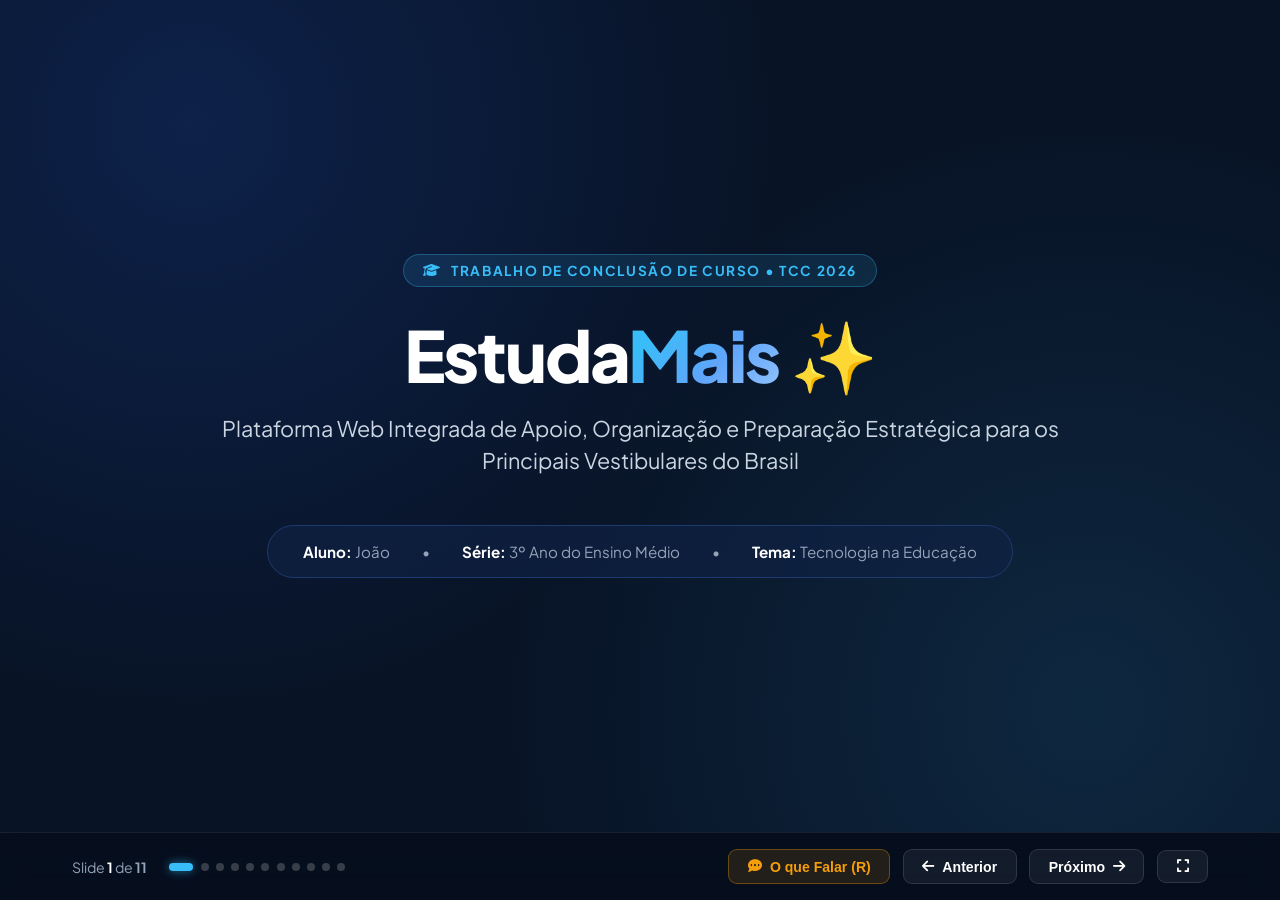
<file: apresentacao_tcc.html>
<!DOCTYPE html>
<html lang="pt-BR">
<head>
  <meta charset="UTF-8">
  <meta name="viewport" content="width=device-width, initial-scale=1.0">
  <title>Apresentação de TCC • EstudaMais</title>
  
  <!-- Fontes do Google: Plus Jakarta Sans & Caveat -->
  <link rel="preconnect" href="https://fonts.googleapis.com">
  <link rel="preconnect" href="https://fonts.gstatic.com" crossorigin>
  <link href="https://fonts.googleapis.com/css2?family=Plus+Jakarta+Sans:wght@300;400;500;600;700;800&family=Caveat:wght@600;700&display=swap" rel="stylesheet">
  
  <!-- Font Awesome 6 Icons -->
  <link rel="stylesheet" href="https://cdnjs.cloudflare.com/ajax/libs/font-awesome/6.4.0/css/all.min.css" integrity="sha512-iecdLmaskl7CVkqkXNQ/ZH/XLlvWZOJyj7Yy7tcenmpD1ypASozpmT/E0iPtmFIB46ZmdtAc9eNBvH0H/ZpiBw==" crossorigin="anonymous" referrerpolicy="no-referrer" />

  <style>
    :root {
      --navy-950: #060e1d;
      --navy-900: #081326;
      --navy-850: #0c1d3b;
      --navy-800: #10264d;
      --navy-700: #163366;
      --navy-card: #0f2244;
      --navy-border: #1e3a6e;
      --accent-cyan: #38bdf8;
      --accent-blue: #2563eb;
      --accent-gold: #f59e0b;
      --accent-emerald: #10b981;
      --text-white: #ffffff;
      --text-slate: #cbd5e1;
      --text-muted: #94a3b8;
      --font-heading: 'Plus Jakarta Sans', sans-serif;
      --font-accent: 'Caveat', cursive;
    }

    * {
      box-sizing: border-box;
      margin: 0;
      padding: 0;
    }

    body {
      font-family: var(--font-heading);
      background-color: var(--navy-900);
      color: var(--text-white);
      height: 100vh;
      overflow: hidden;
      display: flex;
      flex-direction: column;
      user-select: none;
    }

    /* Container de Slides */
    .presentation-container {
      flex: 1;
      position: relative;
      display: flex;
      align-items: center;
      justify-content: center;
      background: radial-gradient(circle at 15% 15%, rgba(37, 99, 235, 0.18) 0%, transparent 45%),
                  radial-gradient(circle at 85% 85%, rgba(56, 189, 248, 0.12) 0%, transparent 45%);
    }

    .slide {
      position: absolute;
      top: 0;
      left: 0;
      width: 100%;
      height: 100%;
      padding: 3.5rem 5.5rem;
      display: flex;
      flex-direction: column;
      justify-content: center;
      opacity: 0;
      visibility: hidden;
      transform: translateX(45px);
      transition: opacity 0.4s ease, transform 0.4s cubic-bezier(0.16, 1, 0.3, 1), visibility 0.4s ease;
    }

    .slide.active {
      opacity: 1;
      visibility: visible;
      transform: translateX(0);
    }

    .slide.prev {
      transform: translateX(-45px);
    }

    /* Topo do Slide Estilo Canva */
    .slide-top-bar {
      display: flex;
      align-items: center;
      justify-content: space-between;
      margin-bottom: 1.6rem;
      border-bottom: 1px solid rgba(255, 255, 255, 0.08);
      padding-bottom: 0.8rem;
    }

    .slide-kicker {
      display: inline-flex;
      align-items: center;
      gap: 0.6rem;
      font-size: 0.82rem;
      font-weight: 700;
      text-transform: uppercase;
      letter-spacing: 0.12em;
      color: var(--accent-cyan);
    }

    .slide-kicker-dot {
      width: 7px;
      height: 7px;
      border-radius: 50%;
      background: var(--accent-cyan);
      box-shadow: 0 0 10px var(--accent-cyan);
    }

    .slide-index-label {
      font-size: 0.85rem;
      color: var(--text-muted);
      font-weight: 600;
      letter-spacing: 0.05em;
    }

    /* Tipografia de Slides */
    .slide-header {
      margin-bottom: 2rem;
    }

    .slide-title {
      font-size: 2.6rem;
      font-weight: 800;
      line-height: 1.18;
      letter-spacing: -0.02em;
      color: #ffffff;
      margin-bottom: 0.5rem;
    }

    .slide-title span {
      background: linear-gradient(135deg, var(--accent-cyan), #60a5fa);
      -webkit-background-clip: text;
      -webkit-text-fill-color: transparent;
    }

    .slide-sub {
      font-size: 1.15rem;
      color: var(--text-slate);
      font-weight: 400;
      line-height: 1.5;
      max-width: 950px;
    }

    /* Layouts Divididos (Canva Split Style) */
    .split-layout {
      display: grid;
      grid-template-columns: 1fr 1fr;
      gap: 2.5rem;
      align-items: stretch;
      width: 100%;
    }

    .split-layout.uneven-left {
      grid-template-columns: 1.15fr 0.85fr;
    }

    .split-layout.uneven-right {
      grid-template-columns: 0.85fr 1.15fr;
    }

    /* Cards e Blocos de Conteúdo */
    .canva-card {
      background: var(--navy-card);
      border: 1px solid var(--navy-border);
      border-radius: 1.1rem;
      padding: 1.6rem 1.8rem;
      display: flex;
      flex-direction: column;
      gap: 0.7rem;
      box-shadow: 0 8px 24px rgba(0, 0, 0, 0.35);
      position: relative;
      overflow: hidden;
      transition: transform 0.25s ease, border-color 0.25s ease;
    }

    .canva-card::before {
      content: '';
      position: absolute;
      top: 0;
      left: 0;
      right: 0;
      height: 3px;
      background: linear-gradient(90deg, var(--accent-blue), var(--accent-cyan));
      opacity: 0.8;
    }

    .canva-card.gold::before {
      background: linear-gradient(90deg, var(--accent-gold), #fbbf24);
    }

    .canva-card.green::before {
      background: linear-gradient(90deg, var(--accent-emerald), #34d399);
    }

    .canva-card:hover {
      transform: translateY(-3px);
      border-color: rgba(56, 189, 248, 0.45);
    }

    .card-top-icon {
      width: 46px;
      height: 46px;
      border-radius: 12px;
      background: rgba(56, 189, 248, 0.12);
      border: 1px solid rgba(56, 189, 248, 0.25);
      display: flex;
      align-items: center;
      justify-content: center;
      font-size: 1.25rem;
      color: var(--accent-cyan);
      margin-bottom: 0.4rem;
    }

    .card-top-icon.gold {
      background: rgba(245, 158, 11, 0.12);
      border-color: rgba(245, 158, 11, 0.25);
      color: var(--accent-gold);
    }

    .card-top-icon.green {
      background: rgba(16, 185, 129, 0.12);
      border-color: rgba(16, 185, 129, 0.25);
      color: var(--accent-emerald);
    }

    .card-heading {
      font-size: 1.15rem;
      font-weight: 700;
      color: #ffffff;
    }

    .card-body-text {
      font-size: 0.94rem;
      color: var(--text-slate);
      line-height: 1.55;
    }

    /* Grids de 3 e 4 Colunas */
    .grid-3-col {
      display: grid;
      grid-template-columns: repeat(3, 1fr);
      gap: 1.5rem;
      width: 100%;
    }

    .grid-2x2 {
      display: grid;
      grid-template-columns: repeat(2, 1fr);
      gap: 1.4rem;
      width: 100%;
    }

    /* Lista com Números Grandes / Destaques */
    .numbered-list {
      display: flex;
      flex-direction: column;
      gap: 1rem;
    }

    .numbered-item {
      display: flex;
      align-items: flex-start;
      gap: 1.2rem;
      background: var(--navy-card);
      border: 1px solid var(--navy-border);
      border-radius: 14px;
      padding: 1.1rem 1.4rem;
    }

    .number-box {
      font-size: 1.4rem;
      font-weight: 800;
      color: var(--accent-cyan);
      min-width: 38px;
      height: 38px;
      border-radius: 10px;
      background: rgba(56, 189, 248, 0.12);
      display: flex;
      align-items: center;
      justify-content: center;
    }

    .number-text h4 {
      font-size: 1.05rem;
      color: #ffffff;
      margin-bottom: 0.25rem;
    }

    .number-text p {
      font-size: 0.9rem;
      color: var(--text-slate);
      line-height: 1.45;
    }

    /* Tags Tecnológicas */
    .tech-pill-group {
      display: flex;
      flex-wrap: wrap;
      gap: 0.5rem;
      margin-top: 0.6rem;
    }

    .tech-pill {
      font-size: 0.8rem;
      font-weight: 600;
      padding: 0.3rem 0.75rem;
      border-radius: 999px;
      background: rgba(255, 255, 255, 0.07);
      border: 1px solid rgba(255, 255, 255, 0.12);
      color: var(--accent-cyan);
    }

    /* Slide 1 - Capa Estilo Canva */
    .slide-capa-layout {
      text-align: center;
      align-items: center;
      justify-content: center;
    }

    .capa-badge {
      display: inline-flex;
      align-items: center;
      gap: 0.6rem;
      padding: 0.45rem 1.2rem;
      background: rgba(56, 189, 248, 0.12);
      border: 1px solid rgba(56, 189, 248, 0.3);
      border-radius: 999px;
      color: var(--accent-cyan);
      font-size: 0.85rem;
      font-weight: 700;
      text-transform: uppercase;
      letter-spacing: 0.12em;
      margin-bottom: 1.8rem;
    }

    .capa-hero-title {
      font-size: 4.4rem;
      font-weight: 800;
      letter-spacing: -0.03em;
      line-height: 1.1;
      margin-bottom: 1.2rem;
    }

    .capa-hero-title span {
      background: linear-gradient(135deg, #38bdf8 20%, #60a5fa 60%, #93c5fd 100%);
      -webkit-background-clip: text;
      -webkit-text-fill-color: transparent;
    }

    .capa-description {
      font-size: 1.35rem;
      color: var(--text-slate);
      max-width: 860px;
      margin-bottom: 3rem;
      line-height: 1.5;
    }

    .capa-author-pill {
      display: flex;
      align-items: center;
      gap: 2rem;
      padding: 1rem 2.2rem;
      background: rgba(15, 34, 68, 0.7);
      border: 1px solid var(--navy-border);
      border-radius: 999px;
      font-size: 0.95rem;
      color: var(--text-muted);
    }

    .capa-author-pill strong {
      color: #ffffff;
    }

    /* Barra Inferior de Navegação Estilo Canva */
    .deck-control-bar {
      height: 68px;
      display: flex;
      align-items: center;
      justify-content: space-between;
      padding: 0 4.5rem;
      background: rgba(6, 14, 29, 0.95);
      border-top: 1px solid rgba(255, 255, 255, 0.08);
      backdrop-filter: blur(14px);
      z-index: 50;
    }

    .control-left-info {
      display: flex;
      align-items: center;
      gap: 1.4rem;
      font-size: 0.88rem;
      color: var(--text-muted);
    }

    .slide-timeline-dots {
      display: flex;
      align-items: center;
      gap: 0.45rem;
    }

    .timeline-dot {
      width: 8px;
      height: 8px;
      border-radius: 50%;
      background: rgba(255, 255, 255, 0.2);
      cursor: pointer;
      transition: all 0.25s ease;
    }

    .timeline-dot.active {
      width: 24px;
      border-radius: 999px;
      background: var(--accent-cyan);
      box-shadow: 0 0 10px rgba(56, 189, 248, 0.6);
    }

    .control-right-actions {
      display: flex;
      align-items: center;
      gap: 0.8rem;
    }

    .canva-nav-btn {
      background: rgba(255, 255, 255, 0.06);
      border: 1px solid rgba(255, 255, 255, 0.12);
      color: var(--text-white);
      padding: 0.55rem 1.15rem;
      border-radius: 9px;
      font-size: 0.88rem;
      font-weight: 600;
      cursor: pointer;
      display: inline-flex;
      align-items: center;
      gap: 0.5rem;
      transition: all 0.2s ease;
    }

    .canva-nav-btn:hover {
      background: rgba(56, 189, 248, 0.2);
      border-color: var(--accent-cyan);
      color: var(--accent-cyan);
    }

    .canva-nav-btn.notes-btn {
      background: rgba(245, 158, 11, 0.12);
      border-color: rgba(245, 158, 11, 0.35);
      color: var(--accent-gold);
    }

    .canva-nav-btn.notes-btn:hover {
      background: var(--accent-gold);
      color: #000000;
    }

    /* Modal / Gaveta de Notas do Orador */
    .speaker-drawer {
      position: fixed;
      bottom: 80px;
      right: 4.5rem;
      width: 500px;
      background: #0d1e3d;
      border: 1px solid var(--navy-border);
      border-radius: 16px;
      padding: 1.6rem;
      box-shadow: 0 24px 50px rgba(0, 0, 0, 0.7);
      z-index: 100;
      transform: translateY(20px);
      opacity: 0;
      visibility: hidden;
      transition: all 0.25s cubic-bezier(0.16, 1, 0.3, 1);
    }

    .speaker-drawer.open {
      transform: translateY(0);
      opacity: 1;
      visibility: visible;
    }

    .speaker-header {
      display: flex;
      align-items: center;
      justify-content: space-between;
      margin-bottom: 0.9rem;
      font-size: 0.85rem;
      font-weight: 700;
      text-transform: uppercase;
      letter-spacing: 0.08em;
      color: var(--accent-gold);
    }

    .speaker-body {
      font-size: 0.96rem;
      color: #f1f5f9;
      line-height: 1.65;
      max-height: 300px;
      overflow-y: auto;
    }
  </style>
</head>
<body>

  <!-- Palco da Apresentação -->
  <main class="presentation-container">

    <!-- SLIDE 1: CAPA OFICIAL -->
    <section class="slide slide-capa-layout active" data-slide="1">
      <div class="capa-badge">
        <i class="fa-solid fa-graduation-cap"></i> Trabalho de Conclusão de Curso • TCC 2026
      </div>
      <h1 class="capa-hero-title">Estuda<span>Mais</span> ✨</h1>
      <p class="capa-description">
        Plataforma Web Integrada de Apoio, Organização e Preparação Estratégica para os Principais Vestibulares do Brasil
      </p>
      
      <div class="capa-author-pill">
        <div><strong>Aluno:</strong> João</div>
        <div>•</div>
        <div><strong>Série:</strong> 3º Ano do Ensino Médio</div>
        <div>•</div>
        <div><strong>Tema:</strong> Tecnologia na Educação</div>
      </div>

      <div class="speaker-notes-content" style="display:none;">
        "Bom dia a todos os professores e avaliadores da banca. Meu nome é João e tenho a honra de apresentar o EstudaMais, um projeto concebido a partir de um desafio real que enfrentei neste 3º ano: como organizar os estudos para os vestibulares de forma estratégica, sem sobrecarga e com ferramentas de foco ativo."
      </div>
    </section>

    <!-- SLIDE 2: SUMÁRIO EXECUTIVO / AGENDA -->
    <section class="slide" data-slide="2">
      <div class="slide-top-bar">
        <div class="slide-kicker"><span class="slide-kicker-dot"></span> 01. Visão Geral</div>
        <div class="slide-index-label">SLIDE 02 / 11</div>
      </div>
      <div class="slide-header">
        <h2 class="slide-title">Estrutura da <span>Apresentação</span></h2>
        <p class="slide-sub">Roteiro planejado para guiar a demonstração do projeto do problema à solução prática:</p>
      </div>

      <div class="grid-3-col">
        <div class="canva-card">
          <div class="card-top-icon"><i class="fa-solid fa-triangle-exclamation"></i></div>
          <h3 class="card-heading">1. O Problema & Objetivos</h3>
          <p class="card-body-text">A sobrecarga cognitiva, a dispersão de materiais e a dificuldade dos vestibulandos em priorizar conteúdos.</p>
        </div>

        <div class="canva-card">
          <div class="card-top-icon gold"><i class="fa-solid fa-layer-group"></i></div>
          <h3 class="card-heading">2. A Plataforma EstudaMais</h3>
          <p class="card-body-text">O ecossistema com os maiores vestibulares públicos e privados (ENEM, USP, FATEC, FSA, PUC e mais), caderno digital, pomodoro com áudio e lousa de contas.</p>
        </div>

        <div class="canva-card">
          <div class="card-top-icon green"><i class="fa-solid fa-code"></i></div>
          <h3 class="card-heading">3. Tecnologias & Inovação</h3>
          <p class="card-body-text">Arquitetura fullstack leve, IndexedDB local, síntese procedural com Web Audio API e correção por IA com Gemini.</p>
        </div>
      </div>

      <div class="speaker-notes-content" style="display:none;">
        "Nossa apresentação está estruturada em três momentos: primeiro entenderemos a dor real do estudante e nossos objetivos; em seguida demonstraremos a plataforma e suas ferramentas; e por fim detalharemos a arquitetura tecnológica e a inovação de inteligência artificial aplicada."
      </div>
    </section>

    <!-- SLIDE 3: O PROBLEMA REAL -->
    <section class="slide" data-slide="3">
      <div class="slide-top-bar">
        <div class="slide-kicker"><span class="slide-kicker-dot"></span> 02. Contexto & Justificativa</div>
        <div class="slide-index-label">SLIDE 03 / 11</div>
      </div>
      <div class="slide-header">
        <h2 class="slide-title">O Problema do <span>Vestibulando</span></h2>
        <p class="slide-sub">As barreiras vivenciadas na rotina de quem se prepara para o Ensino Superior:</p>
      </div>

      <div class="split-layout">
        <div class="numbered-list">
          <div class="numbered-item">
            <div class="number-box">01</div>
            <div class="number-text">
              <h4>Sobrecarga e Dispersão de Conteúdo</h4>
              <p>Milhares de apostilas e canais na internet sem uma matriz de prioridades confiável.</p>
            </div>
          </div>
          <div class="numbered-item">
            <div class="number-box">02</div>
            <div class="number-text">
              <h4>Falta de Foco Específico por Banca</h4>
              <p>ENEM, Fuvest, Fatec e Unicamp cobram pesos e formatos diferentes; o aluno não sabe onde focar.</p>
            </div>
          </div>
          <div class="numbered-item">
            <div class="number-box">03</div>
            <div class="number-text">
              <h4>Ausência de Ferramentas Centralizadas</h4>
              <p>Uso de 4 ou 5 apps separados: cronômetro no celular, caderno físico, simulador e rascunho avulso.</p>
            </div>
          </div>
        </div>

        <div class="canva-card gold" style="justify-content: center; padding: 2.2rem;">
          <div class="card-top-icon gold" style="width: 56px; height: 56px; font-size: 1.6rem;"><i class="fa-solid fa-quote-left"></i></div>
          <h3 style="font-size: 1.4rem; color: #fff; margin-bottom: 0.6rem;">A Dor que Vivemos na Pele</h3>
          <p style="font-size: 1.05rem; color: var(--text-slate); line-height: 1.6; font-style: italic;">
            "Durante o 3º ano do Ensino Médio, percebi que os estudantes gastam mais tempo e energia tentando descobrir o que estudar do que de fato aprendendo. Faltava um porto seguro que organizasse essa jornada."
          </p>
          <span style="color: var(--accent-gold); font-weight: 700; margin-top: 0.8rem; font-size: 0.95rem;">— João (Idealizador do Projeto)</span>
        </div>
      </div>

      <div class="speaker-notes-content" style="display:none;">
        "O problema não é a falta de material, é o excesso sem filtro. Os alunos ficam ansiosos sem saber o que cada vestibular realmente cobra. Essa vivência prática durante o meu 3º ano foi o combustível para criar a solução."
      </div>
    </section>

    <!-- SLIDE 4: OBJETIVOS DO PROJETO -->
    <section class="slide" data-slide="4">
      <div class="slide-top-bar">
        <div class="slide-kicker"><span class="slide-kicker-dot"></span> 03. Objetivos</div>
        <div class="slide-index-label">SLIDE 04 / 11</div>
      </div>
      <div class="slide-header">
        <h2 class="slide-title">Objetivos do <span>EstudaMais</span></h2>
        <p class="slide-sub">Metas delineadas para transformar a rotina do vestibulando:</p>
      </div>

      <div class="grid-3-col">
        <div class="canva-card">
          <div class="card-top-icon"><i class="fa-solid fa-bullseye"></i></div>
          <h3 class="card-heading">Objetivo Geral</h3>
          <p class="card-body-text">Desenvolver uma plataforma web completa, inclusiva e gratuita que una direcionamento de conteúdo dos maiores vestibulares públicos e privados (como FSA, ENEM, FUVEST e outros) a ferramentas de estudo ativo.</p>
        </div>

        <div class="canva-card gold">
          <div class="card-top-icon gold"><i class="fa-solid fa-compass-drafting"></i></div>
          <h3 class="card-heading">Metas Pedagógicas</h3>
          <p class="card-body-text">Entregar matrizes de incidência de questões com checklists de progresso, orientações sobre 1ª e 2ª fase, dicas de ouro e obras obrigatórias da Fuvest e Unicamp.</p>
        </div>

        <div class="canva-card green">
          <div class="card-top-icon green"><i class="fa-solid fa-microchip"></i></div>
          <h3 class="card-heading">Metas Tecnológicas</h3>
          <p class="card-body-text">Criar um sistema leve e autônomo, sem dependências de servidores caros, com banco IndexedDB local, gerador sonoro procedural e correção de redação via IA.</p>
        </div>
      </div>

      <div class="speaker-notes-content" style="display:none;">
        "O objetivo principal foi aliar precisão pedagógica à eficiência técnica. Não queríamos apenas um site estático, mas sim uma ferramenta que o aluno pudesse usar diariamente do início ao fim do ano letivo."
      </div>
    </section>

    <!-- SLIDE 5: A SOLUÇÃO ESTUDAMAIS -->
    <section class="slide" data-slide="5">
      <div class="slide-top-bar">
        <div class="slide-kicker"><span class="slide-kicker-dot"></span> 04. A Solução</div>
        <div class="slide-index-label">SLIDE 05 / 11</div>
      </div>
      <div class="slide-header">
        <h2 class="slide-title">A Proposta de Valor do <span>EstudaMais</span></h2>
        <p class="slide-sub">Uma experiência aconchegante construída para combater o estresse:</p>
      </div>

      <div class="split-layout uneven-left">
        <div class="canva-card" style="padding: 2.2rem;">
          <h3 style="font-size: 1.45rem; color: #fff; margin-bottom: 1rem;"><i class="fa-solid fa-heart-pulse" style="color:var(--accent-cyan);"></i> Conceito Humanizado</h3>
          <p class="card-body-text" style="font-size: 1.05rem; margin-bottom: 1.2rem;">
            Diferente de sistemas corporativos frios e cansativos, o EstudaMais utiliza tons acolhedores de <strong>Azul Marinho</strong>, elementos visuais inspirados em folhas pautadas, notas autoadesivas e mensagens diárias de motivação.
          </p>
          <div class="tech-pill-group">
            <span class="tech-pill">Estudo Ativo</span>
            <span class="tech-pill">Design Ergonômico</span>
            <span class="tech-pill">Zero Anúncios</span>
            <span class="tech-pill">Sem Custos</span>
          </div>
        </div>

        <div class="grid-2x2" style="gap: 1rem;">
          <div class="canva-card" style="padding: 1.2rem;">
            <i class="fa-solid fa-globe" style="color:var(--accent-cyan); font-size:1.4rem;"></i>
            <h4 style="color:#fff; font-size:1rem; margin-top:0.4rem;">100% Web</h4>
            <p style="font-size:0.85rem; color:var(--text-slate);">Acessível em qualquer computador, notebook, tablet ou celular.</p>
          </div>
          <div class="canva-card gold" style="padding: 1.2rem;">
            <i class="fa-solid fa-bolt" style="color:var(--accent-gold); font-size:1.4rem;"></i>
            <h4 style="color:#fff; font-size:1rem; margin-top:0.4rem;">Ultra Rápido</h4>
            <p style="font-size:0.85rem; color:var(--text-slate);">Carregamento instantâneo com bundle unificado em código limpo.</p>
          </div>
          <div class="canva-card green" style="padding: 1.2rem;">
            <i class="fa-solid fa-user-shield" style="color:var(--accent-emerald); font-size:1.4rem;"></i>
            <h4 style="color:#fff; font-size:1rem; margin-top:0.4rem;">Privacidade</h4>
            <p style="font-size:0.85rem; color:var(--text-slate);">Dados guardados no próprio navegador do usuário sem espionagem.</p>
          </div>
          <div class="canva-card" style="padding: 1.2rem;">
            <i class="fa-solid fa-mobile" style="color:var(--accent-cyan); font-size:1.4rem;"></i>
            <h4 style="color:#fff; font-size:1rem; margin-top:0.4rem;">PWA Nativo</h4>
            <p style="font-size:0.85rem; color:var(--text-slate);">Pode ser instalado com ícone próprio na gaveta de apps do celular.</p>
          </div>
        </div>
      </div>

      <div class="speaker-notes-content" style="display:none;">
        "O design foi pensado psicologicamente: tons de azul marinho reduzem a ansiedade de quem passa horas na frente da tela. Unimos leveza técnica com um visual acolhedor."
      </div>
    </section>

    <!-- SLIDE 6: ARQUITETURA & TECNOLOGIAS -->
    <section class="slide" data-slide="6">
      <div class="slide-top-bar">
        <div class="slide-kicker"><span class="slide-kicker-dot"></span> 05. Engenharia de Software</div>
        <div class="slide-index-label">SLIDE 06 / 11</div>
      </div>
      <div class="slide-header">
        <h2 class="slide-title">Tecnologias <span>Utilizadas</span></h2>
        <p class="slide-sub">Arquitetura fullstack moderna executada com código limpo e padrões de ponta:</p>
      </div>

      <div class="grid-3-col">
        <div class="canva-card">
          <div class="card-top-icon"><i class="fa-brands fa-html5"></i></div>
          <h3 class="card-heading">Frontend & Estilos</h3>
          <p class="card-body-text">
            <strong>HTML5 Semântico</strong> para acessibilidade e SEO.<br>
            <strong>CSS3 Moderno</strong> com CSS Grid, Flexbox, Variáveis nativas para temas dinâmicos e animações fluidas.<br>
            <strong>JavaScript ES6+ Puro</strong> baseado em máquina de estado global (AppState).
          </p>
          <div class="tech-pill-group">
            <span class="tech-pill">HTML5</span>
            <span class="tech-pill">CSS3 Grid/Flex</span>
            <span class="tech-pill">JavaScript ES6+</span>
          </div>
        </div>

        <div class="canva-card gold">
          <div class="card-top-icon gold"><i class="fa-solid fa-database"></i></div>
          <h3 class="card-heading">Banco de Dados & Criptografia</h3>
          <p class="card-body-text">
            <strong>IndexedDB</strong>: banco relacional assíncrono interno com fallback para LocalStorage.<br>
            <strong>Web Crypto API</strong>: criptografia de senhas com algoritmo SHA-256 e geração de salt exclusivo por usuário.<br>
            <strong>Backup JSON</strong> portátil para exportação de dados.
          </p>
          <div class="tech-pill-group">
            <span class="tech-pill">IndexedDB</span>
            <span class="tech-pill">Web Crypto API</span>
            <span class="tech-pill">SHA-256</span>
          </div>
        </div>

        <div class="canva-card green">
          <div class="card-top-icon green"><i class="fa-solid fa-microchip"></i></div>
          <h3 class="card-heading">APIs Multimídia & IA</h3>
          <p class="card-body-text">
            <strong>Web Audio API</strong>: sintetizador de frequências para sino e som suave de chuva.<br>
            <strong>Canvas API & Pointer Events</strong>: lousa de contas para stylus e touch.<br>
            <strong>Google Gemini API</strong>: IA generativa para correção de redações.
          </p>
          <div class="tech-pill-group">
            <span class="tech-pill">Web Audio API</span>
            <span class="tech-pill">Canvas API</span>
            <span class="tech-pill">Gemini AI</span>
          </div>
        </div>
      </div>

      <div class="speaker-notes-content" style="display:none;">
        "Um dos grandes diferenciais técnicos deste TCC é a ausência de frameworks pesados: tudo foi feito em JavaScript puro e APIs nativas do navegador. O banco roda com IndexedDB e o áudio é sintetizado matematicamente pela Web Audio API."
      </div>
    </section>

    <!-- SLIDE 7: FUNCIONALIDADES PRÁTICAS -->
    <section class="slide" data-slide="7">
      <div class="slide-top-bar">
        <div class="slide-kicker"><span class="slide-kicker-dot"></span> 06. Demonstração de Recursos</div>
        <div class="slide-index-label">SLIDE 07 / 11</div>
      </div>
      <div class="slide-header">
        <h2 class="slide-title">Recursos Integrados de <span>Estudo Ativo</span></h2>
        <p class="slide-sub">Ferramentas desenvolvidas para atender as demandas reais do aluno no dia a dia:</p>
      </div>

      <div class="grid-3-col">
        <div class="canva-card">
          <div class="card-top-icon"><i class="fa-solid fa-list-check"></i></div>
          <h3 class="card-heading">Vestibulares Públicos & Privados</h3>
          <p class="card-body-text">Matrizes abrangentes dos maiores exames públicos e privados (ENEM, USP, Fatec, Fundação Santo André - FSA, PUC, Mackenzie, FGV e federais) com cálculo de progresso.</p>
        </div>

        <div class="canva-card gold">
          <div class="card-top-icon gold"><i class="fa-solid fa-book-bookmark"></i></div>
          <h3 class="card-heading">Caderno Digital Inteligente</h3>
          <p class="card-body-text">Crie notas coloridas, fixe tópicos urgentes no topo, faça buscas em tempo real e baixe tudo em formato .txt.</p>
        </div>

        <div class="canva-card green">
          <div class="card-top-icon green"><i class="fa-solid fa-stopwatch-20"></i></div>
          <h3 class="card-heading">Pomodoro Flexível & Chuva</h3>
          <p class="card-body-text">Foco clássico (25m), estendido (50m), maratona de redação (90m), ajuste manual de horas/min/seg e som relaxante.</p>
        </div>

        <div class="canva-card">
          <div class="card-top-icon"><i class="fa-solid fa-pen-ruler"></i></div>
          <h3 class="card-heading">Lousa Digital de Contas</h3>
          <p class="card-body-text">Quadro quadriculado retrátil para rabiscar contas de matemática e física usando caneta touch, dedo ou mouse.</p>
        </div>

        <div class="canva-card gold">
          <div class="card-top-icon gold"><i class="fa-solid fa-gamepad"></i></div>
          <h3 class="card-heading">Arena de Quiz Gamificada</h3>
          <p class="card-body-text">Questões de múltipla escolha com acúmulo de XP, taxa de acerto por disciplina e feedback pedagógico detalhado.</p>
        </div>

        <div class="canva-card green">
          <div class="card-top-icon green"><i class="fa-solid fa-magnifying-glass"></i></div>
          <h3 class="card-heading">Busca Global Inteligente</h3>
          <p class="card-body-text">Pesquise por qualquer assunto (ex: 'Ecologia', 'Leis de Newton') e veja onde ele cai em cada vestibular.</p>
        </div>
      </div>

      <div class="speaker-notes-content" style="display:none;">
        "Vejam como cada funcionalidade conversa entre si: o estudante resolve a questão do quiz, pode abrir a lousa flutuante para fazer o cálculo sem sair da tela, salvar um resumo no bloco de notas e cronometrar seu tempo com o Pomodoro."
      </div>
    </section>

    <!-- SLIDE 8: INOVAÇÃO COM IA -->
    <section class="slide" data-slide="8">
      <div class="slide-top-bar">
        <div class="slide-kicker"><span class="slide-kicker-dot"></span> 07. Inteligência Artificial</div>
        <div class="slide-index-label">SLIDE 08 / 11</div>
      </div>
      <div class="slide-header">
        <h2 class="slide-title">Inovação: Redação com <span>Google Gemini</span></h2>
        <p class="slide-sub">Avaliação instantânea e justa alinhada às 5 competências oficiais do ENEM:</p>
      </div>

      <div class="split-layout uneven-right">
        <div class="canva-card gold" style="padding: 2rem;">
          <div class="card-top-icon gold"><i class="fa-solid fa-scale-balanced"></i></div>
          <h3 style="color:#fff; font-size:1.3rem; margin-bottom:0.8rem;">Critérios Oficiais do ENEM</h3>
          <ul style="color:var(--text-slate); font-size:0.92rem; line-height:1.7; padding-left:1.2rem;">
            <li><strong>C1:</strong> Domínio da norma padrão da língua escrita.</li>
            <li><strong>C2:</strong> Compreensão do tema e aplicação das áreas do conhecimento.</li>
            <li><strong>C3:</strong> Capacidade de selecionar, relacionar e interpretar informações.</li>
            <li><strong>C4:</strong> Mecanismos linguísticos para argumentação (coesão).</li>
            <li><strong>C5:</strong> Proposta de intervenção social para o problema abordado.</li>
          </ul>
        </div>

        <div class="numbered-list">
          <div class="numbered-item">
            <div class="number-box"><i class="fa-solid fa-bolt"></i></div>
            <div class="number-text">
              <h4>Correção Rápida e Sincera</h4>
              <p>O aluno não precisa esperar semanas para ter sua redação corrigida: recebe a nota em segundos.</p>
            </div>
          </div>
          <div class="numbered-item">
            <div class="number-box"><i class="fa-solid fa-comment-medical"></i></div>
            <div class="number-text">
              <h4>Feedback Pedagógico Detalhado</h4>
              <p>A IA detalha os pontos fortes da redação e dá orientações concretas de como subir a pontuação.</p>
            </div>
          </div>
          <div class="numbered-item">
            <div class="number-box"><i class="fa-solid fa-sliders"></i></div>
            <div class="number-text">
              <h4>Modelos Selecionáveis</h4>
              <p>Suporte integrado para Gemini 1.5 Flash, 2.0 Flash e 1.5 Pro com chave privada do aluno.</p>
            </div>
          </div>
        </div>
      </div>

      <div class="speaker-notes-content" style="display:none;">
        "A redação vale 1000 pontos no ENEM e é o fiel da balança para entrar na faculdade. Com o corretor via Google Gemini, o estudante treina semanalmente e recebe feedback sincero, competência por competência."
      </div>
    </section>

    <!-- SLIDE 9: USABILIDADE & ACESSIBILIDADE -->
    <section class="slide" data-slide="9">
      <div class="slide-top-bar">
        <div class="slide-kicker"><span class="slide-kicker-dot"></span> 08. Experiência do Usuário</div>
        <div class="slide-index-label">SLIDE 09 / 11</div>
      </div>
      <div class="slide-header">
        <h2 class="slide-title">Acessibilidade, Temas e <span>Modo Banca</span></h2>
        <p class="slide-sub">Ergonomia e facilidade pensadas para cada tipo de estudante e avaliador:</p>
      </div>

      <div class="grid-3-col">
        <div class="canva-card">
          <div class="card-top-icon"><i class="fa-solid fa-moon"></i></div>
          <h3 class="card-heading">Modo Escuro de Alto Contraste</h3>
          <p class="card-body-text">Evita a fadiga ocular em estudos noturnos. Todos os cards e textos possuem contraste rigorosamente testado.</p>
        </div>

        <div class="canva-card gold">
          <div class="card-top-icon gold"><i class="fa-solid fa-palette"></i></div>
          <h3 class="card-heading">21 Paletas de Cores Exclusivas</h3>
          <p class="card-body-text">Estúdio de personalização com 7 famílias cromáticas (Azul, Amarelo, Vinho, Vermelho, Roxo, Rosa e Verde) salvas no perfil.</p>
        </div>

        <div class="canva-card green">
          <div class="card-top-icon green"><i class="fa-solid fa-user-check"></i></div>
          <h3 class="card-heading">Modo Convidado da Banca</h3>
          <p class="card-body-text">Botão especial de 1 clique que libera o acesso total para os professores da banca avaliarem o site sem burocracia de cadastro.</p>
        </div>
      </div>

      <div class="speaker-notes-content" style="display:none;">
        "Criamos o Modo Convidado da Banca especialmente para esta avaliação: os professores podem abrir o site no celular ou notebook e navegar imediatamente por todas as telas com 1 clique."
      </div>
    </section>

    <!-- SLIDE 10: RESULTADOS ALCANÇADOS -->
    <section class="slide" data-slide="10">
      <div class="slide-top-bar">
        <div class="slide-kicker"><span class="slide-kicker-dot"></span> 09. Validação & Resultados</div>
        <div class="slide-index-label">SLIDE 10 / 11</div>
      </div>
      <div class="slide-header">
        <h2 class="slide-title">Resultados e <span>Status de Entrega</span></h2>
        <p class="slide-sub">O projeto foi plenamente executado, compilado e publicado na internet:</p>
      </div>

      <div class="grid-3-col">
        <div class="canva-card green">
          <div class="card-top-icon green"><i class="fa-solid fa-circle-check"></i></div>
          <h3 class="card-heading">100% Funcional & Autônomo</h3>
          <p class="card-body-text">Todas as 8 abas, o corretor IA, o timer customizável, a lousa interativa e o sistema de notas operando com zero falhas.</p>
        </div>

        <div class="canva-card">
          <div class="card-top-icon"><i class="fa-solid fa-cloud-arrow-up"></i></div>
          <h3 class="card-heading">Publicado no GitHub Pages</h3>
          <p class="card-body-text">Site compilado em versão única semântica com logo embutida e arquivo .nojekyll pronto para acesso global na internet.</p>
        </div>

        <div class="canva-card gold">
          <div class="card-top-icon gold"><i class="fa-solid fa-mobile-screen-button"></i></div>
          <h3 class="card-heading">PWA Instalável no Android</h3>
          <p class="card-body-text">Suporte completo a instalação local e uso em tela cheia como aplicativo nativo no celular ou tablet.</p>
        </div>
      </div>

      <div class="speaker-notes-content" style="display:none;">
        "O projeto cumpre com excelência todos os requisitos do edital de TCC: foi totalmente programado, testado em múltiplos dispositivos e está publicado e disponível online para qualquer vestibulando."
      </div>
    </section>

    <!-- SLIDE 11: CONCLUSÃO & AGRADECIMENTOS -->
    <section class="slide slide-capa-layout" data-slide="11">
      <div class="capa-badge">
        <i class="fa-solid fa-flag-checkered"></i> Considerações Finais
      </div>
      <h2 class="slide-title" style="font-size: 3.4rem; margin-bottom: 1rem;">Conclusão & <span>Agradecimentos</span></h2>
      <p class="capa-description" style="max-width: 820px; margin-bottom: 2.5rem;">
        O <strong>EstudaMais</strong> comprova que a tecnologia, aliada à empatia pedagógica, é capaz de transformar a sobrecarga do Ensino Médio em foco, organização e aprovação.
      </p>

      <div class="capa-author-pill" style="margin-bottom: 2.2rem;">
        <div>Agradecimento aos <strong>Professores Orientadores</strong></div>
        <div>•</div>
        <div>À <strong>Banca Examinadora</strong></div>
        <div>•</div>
        <div>À <strong>Escola e Família</strong></div>
      </div>

      <div style="font-size: 1.25rem; color: var(--accent-cyan); font-weight: 700;">
        <i class="fa-solid fa-comments"></i> Espaço aberto para perguntas e demonstração prática ao vivo!
      </div>

      <div class="speaker-notes-content" style="display:none;">
        "Concluo aqui a defesa do meu TCC com imensa gratidão aos meus orientadores e professores pelo aprendizado nesta jornada. O EstudaMais está pronto para demonstração ao vivo e fico à disposição para as perguntas da banca. Muito obrigado!"
      </div>
    </section>

  </main>

  <!-- Gaveta Flutuante de Roteiro do Apresentador -->
  <aside class="speaker-drawer" id="speaker-drawer">
    <div class="speaker-header">
      <span><i class="fa-solid fa-microphone-lines"></i> Roteiro de Fala • Slide <span id="notes-slide-indicator">1</span></span>
      <button onclick="toggleNotesDrawer()" style="background:none; border:none; color:var(--text-muted); cursor:pointer;"><i class="fa-solid fa-xmark"></i></button>
    </div>
    <div class="speaker-body" id="speaker-text">
      Carregando roteiro do apresentador...
    </div>
  </aside>

  <!-- Barra de Controle Inferior Estilo Canva -->
  <footer class="deck-control-bar">
    <div class="control-left-info">
      <span>Slide <strong id="current-slide-display" style="color:#ffffff;">1</strong> de <strong>11</strong></span>
      <div class="slide-timeline-dots" id="timeline-dots">
        <!-- Renderizado dinamicamente pelo JavaScript -->
      </div>
    </div>

    <div class="control-right-actions">
      <button class="canva-nav-btn notes-btn" onclick="toggleNotesDrawer()" title="Abrir roteiro do que falar neste slide (Atalho: R)">
        <i class="fa-solid fa-comment-dots"></i> O que Falar (R)
      </button>
      <button class="canva-nav-btn" onclick="prevSlideAction()" id="btn-prev-slide" title="Slide Anterior (Seta Esquerda)">
        <i class="fa-solid fa-arrow-left"></i> Anterior
      </button>
      <button class="canva-nav-btn" onclick="nextSlideAction()" id="btn-next-slide" title="Próximo Slide (Seta Direita / Espaço)">
        Próximo <i class="fa-solid fa-arrow-right"></i>
      </button>
      <button class="canva-nav-btn" onclick="togglePresentationFullscreen()" title="Tela Cheia (Atalho: F)">
        <i class="fa-solid fa-expand"></i>
      </button>
    </div>
  </footer>

  <script>
    let activeSlideIndex = 1;
    const maxSlides = 11;
    const allSlides = document.querySelectorAll('.slide');
    const displayNum = document.getElementById('current-slide-display');
    const notesIndicator = document.getElementById('notes-slide-indicator');
    const speakerDrawer = document.getElementById('speaker-drawer');
    const speakerText = document.getElementById('speaker-text');
    const timelineDotsContainer = document.getElementById('timeline-dots');

    // Cria as bolinhas interativas da barra de navegação estilo Canva
    function buildTimelineDots() {
      timelineDotsContainer.innerHTML = '';
      for (let i = 1; i <= maxSlides; i++) {
        const dot = document.createElement('div');
        dot.className = `timeline-dot ${i === 1 ? 'active' : ''}`;
        dot.title = `Ir para o Slide ${i}`;
        dot.addEventListener('click', () => goToSlide(i));
        timelineDotsContainer.appendChild(dot);
      }
    }

    function goToSlide(targetIdx) {
      if (targetIdx < 1 || targetIdx > maxSlides) return;
      activeSlideIndex = targetIdx;

      allSlides.forEach((s, idx) => {
        const num = idx + 1;
        s.classList.remove('active', 'prev');
        if (num === activeSlideIndex) {
          s.classList.add('active');
        } else if (num < activeSlideIndex) {
          s.classList.add('prev');
        }
      });

      // Atualiza indicadores numéricos
      displayNum.textContent = activeSlideIndex;
      notesIndicator.textContent = activeSlideIndex;

      // Atualiza bolinhas da timeline
      document.querySelectorAll('.timeline-dot').forEach((dot, idx) => {
        if (idx + 1 === activeSlideIndex) {
          dot.classList.add('active');
        } else {
          dot.classList.remove('active');
        }
      });

      // Atualiza notas do apresentador
      const activeElement = document.querySelector(`.slide[data-slide="${activeSlideIndex}"]`);
      if (activeElement) {
        const note = activeElement.querySelector('.speaker-notes-content');
        if (note) {
          speakerText.textContent = note.textContent.trim();
        }
      }
    }

    function nextSlideAction() {
      if (activeSlideIndex < maxSlides) goToSlide(activeSlideIndex + 1);
    }

    function prevSlideAction() {
      if (activeSlideIndex > 1) goToSlide(activeSlideIndex - 1);
    }

    function toggleNotesDrawer() {
      speakerDrawer.classList.toggle('open');
    }

    function togglePresentationFullscreen() {
      if (!document.fullscreenElement) {
        document.documentElement.requestFullscreen().catch(err => {});
      } else {
        if (document.exitFullscreen) document.exitFullscreen();
      }
    }

    // Navegação prática por teclado
    window.addEventListener('keydown', (e) => {
      if (e.key === 'ArrowRight' || e.key === ' ' || e.key === 'PageDown') {
        e.preventDefault();
        nextSlideAction();
      } else if (e.key === 'ArrowLeft' || e.key === 'PageUp' || e.key === 'Backspace') {
        e.preventDefault();
        prevSlideAction();
      } else if (e.key === 'f' || e.key === 'F') {
        togglePresentationFullscreen();
      } else if (e.key === 'r' || e.key === 'R') {
        toggleNotesDrawer();
      }
    });

    // Inicialização
    buildTimelineDots();
    goToSlide(1);
  </script>
</body>
</html>
</file>
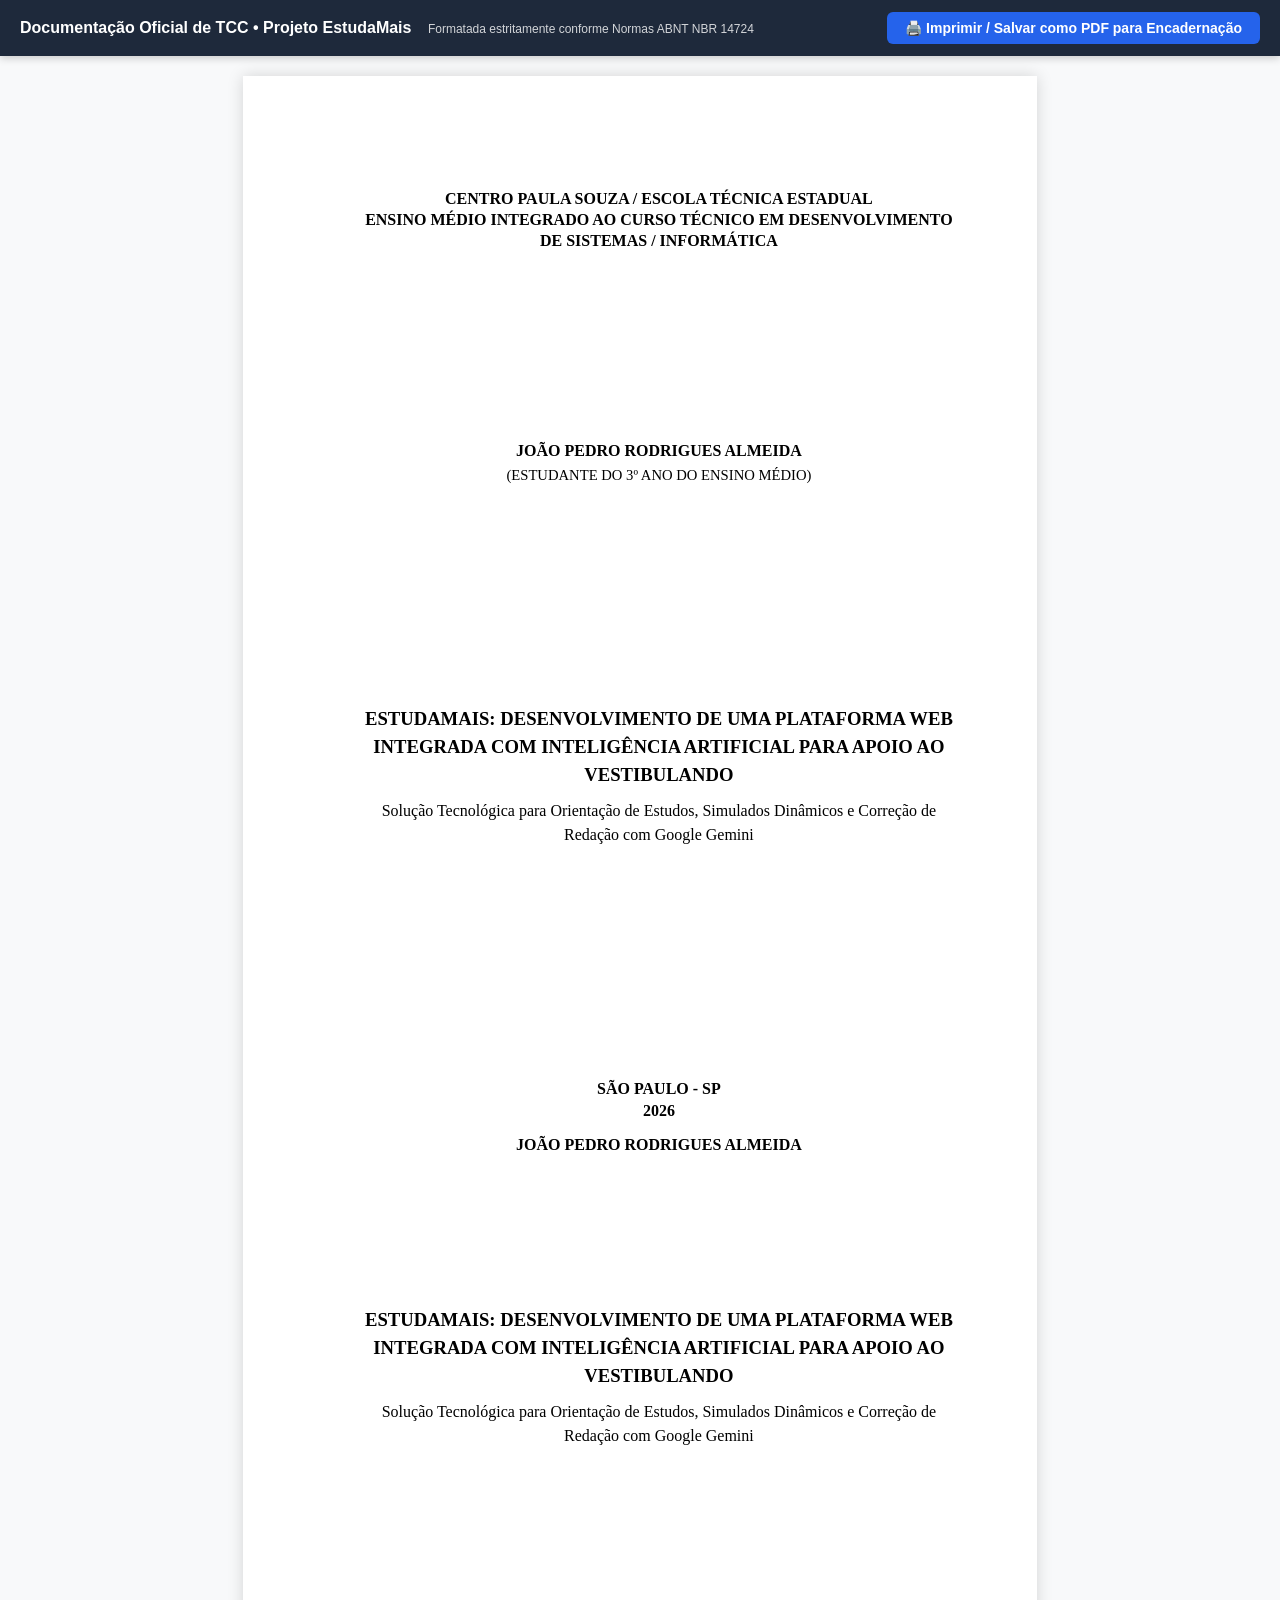
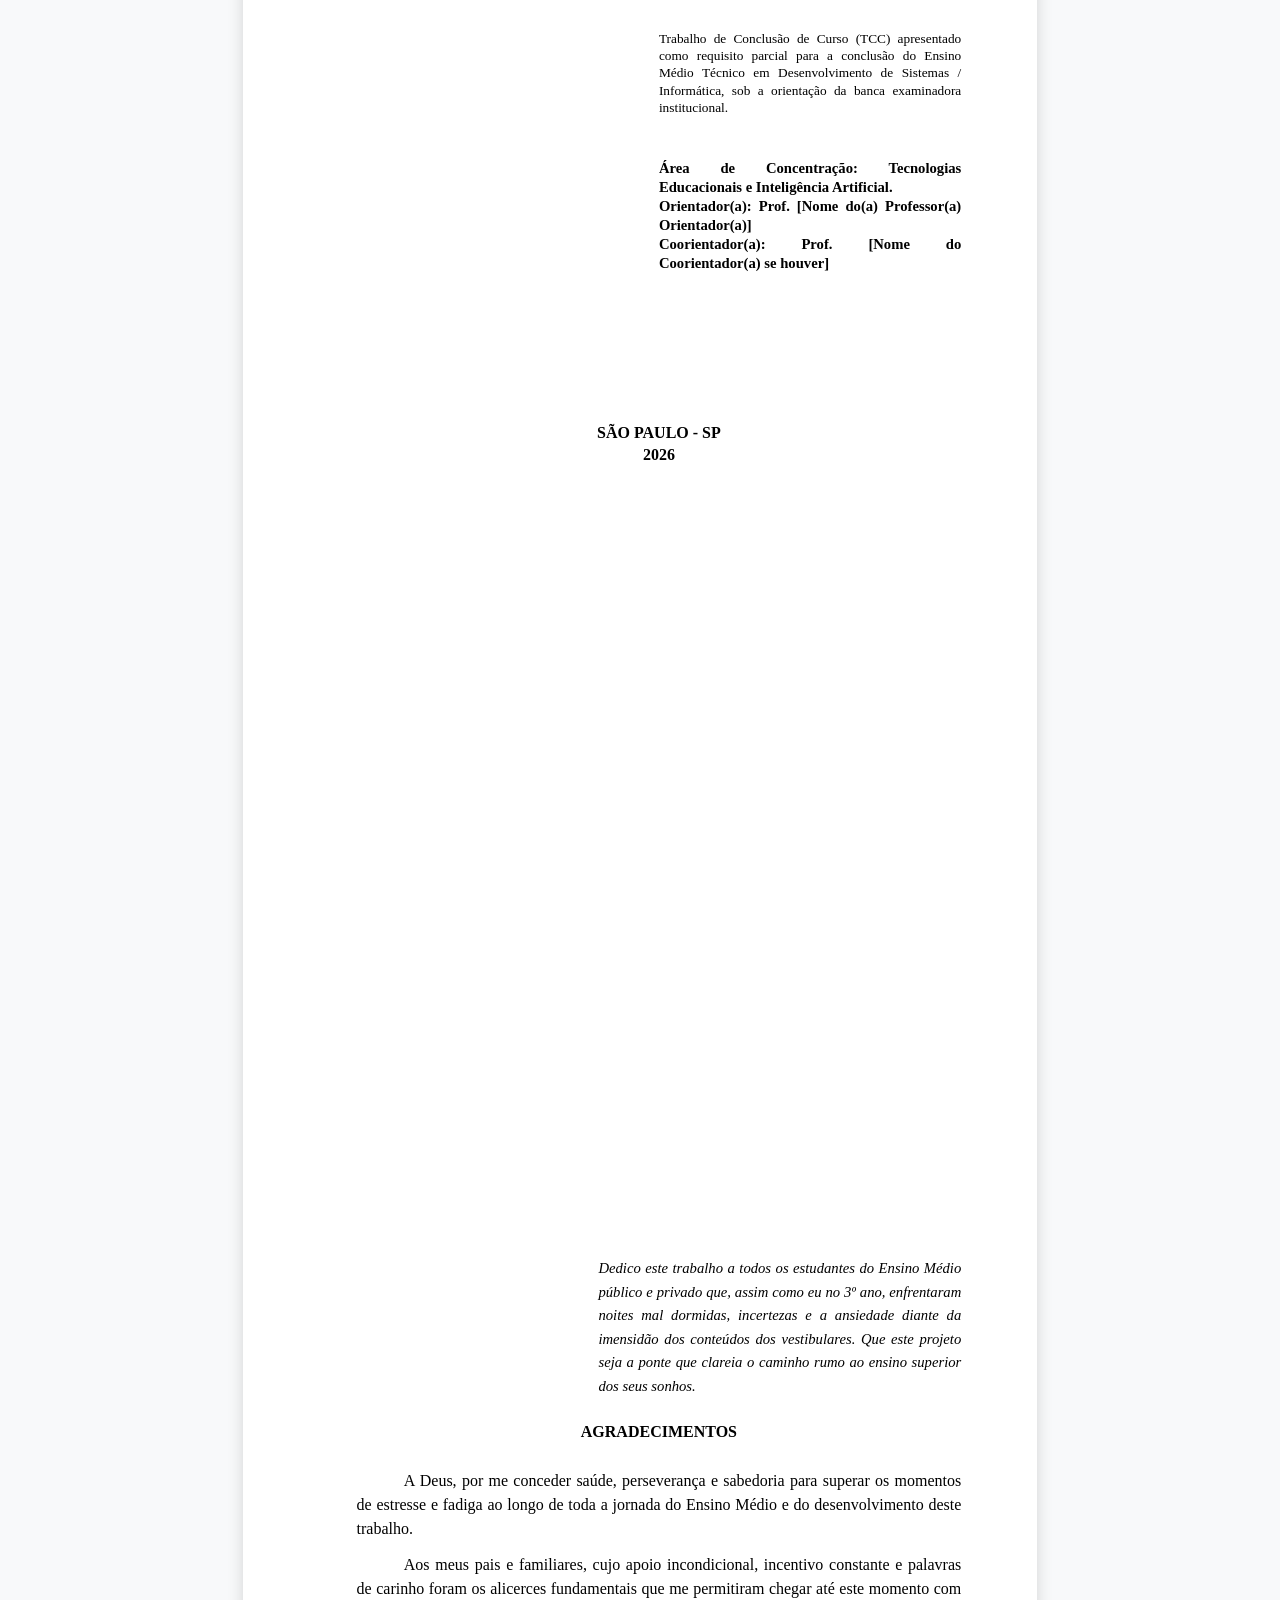
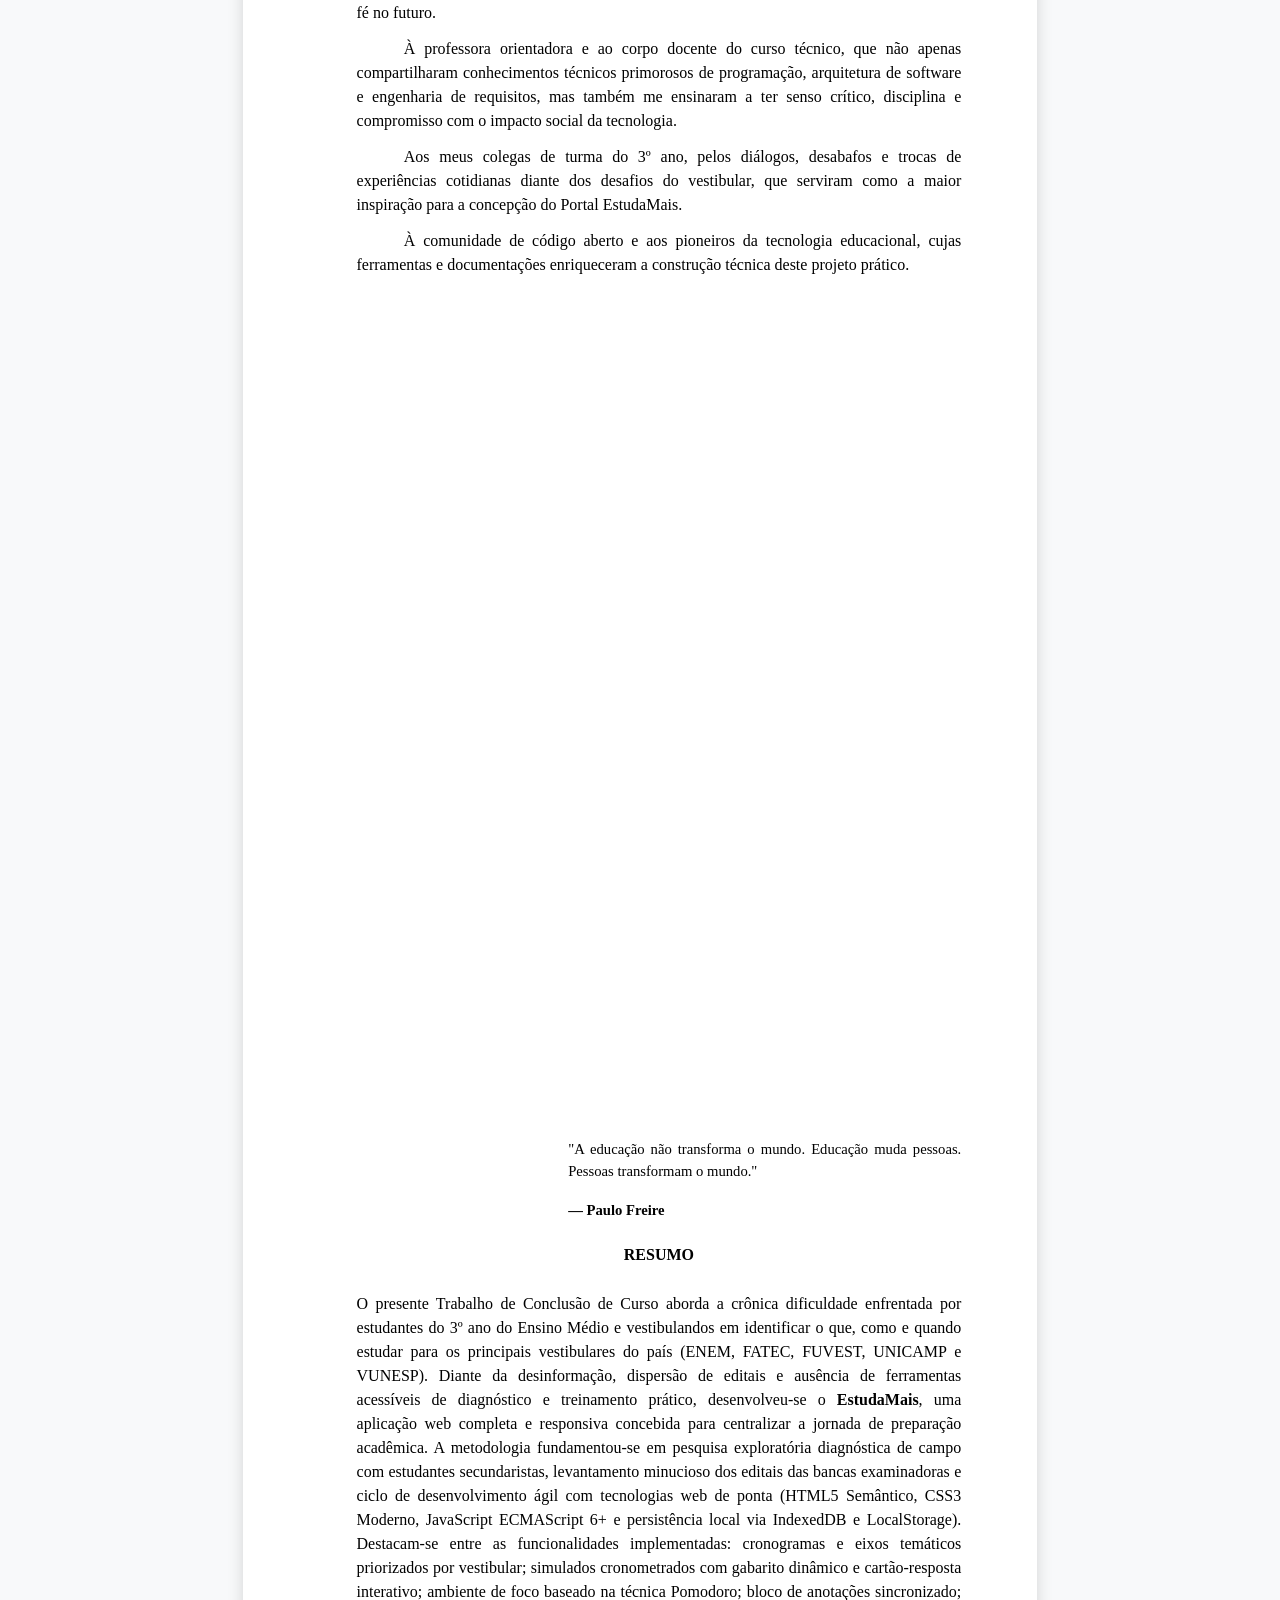
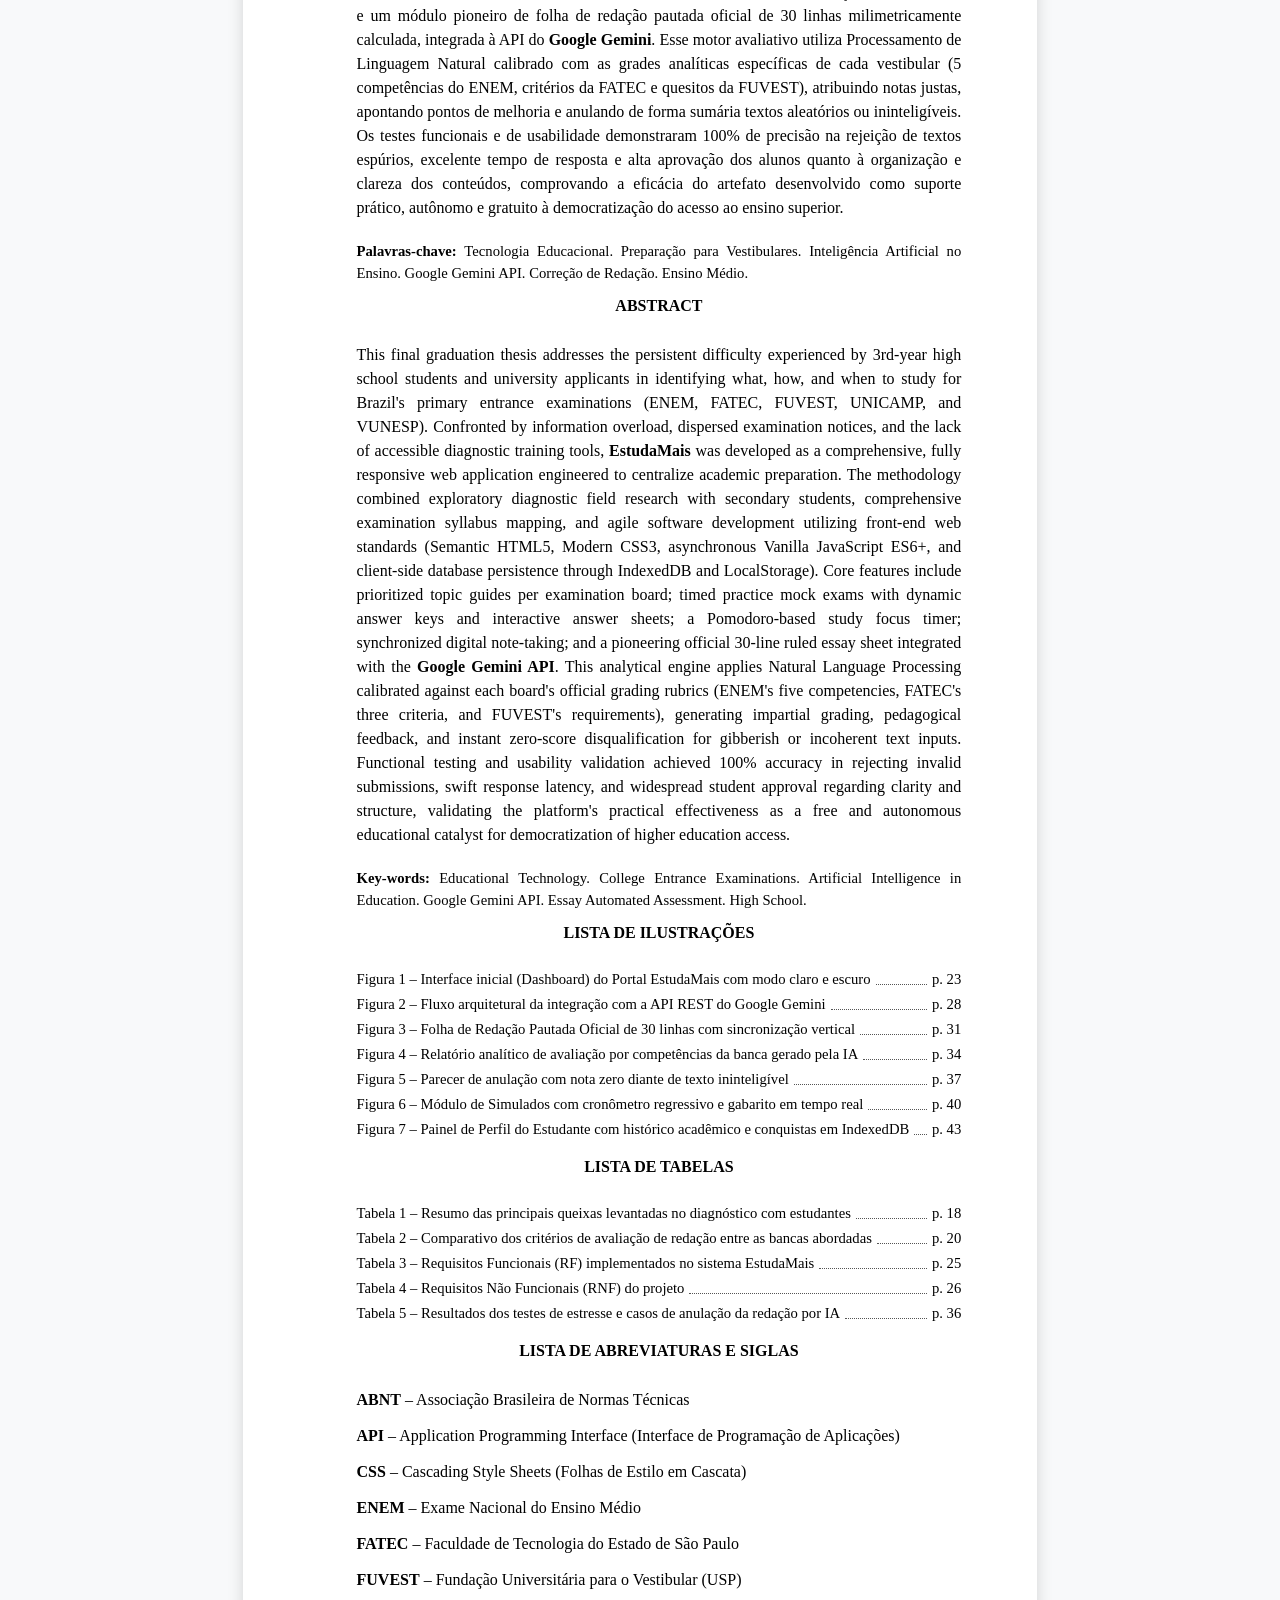
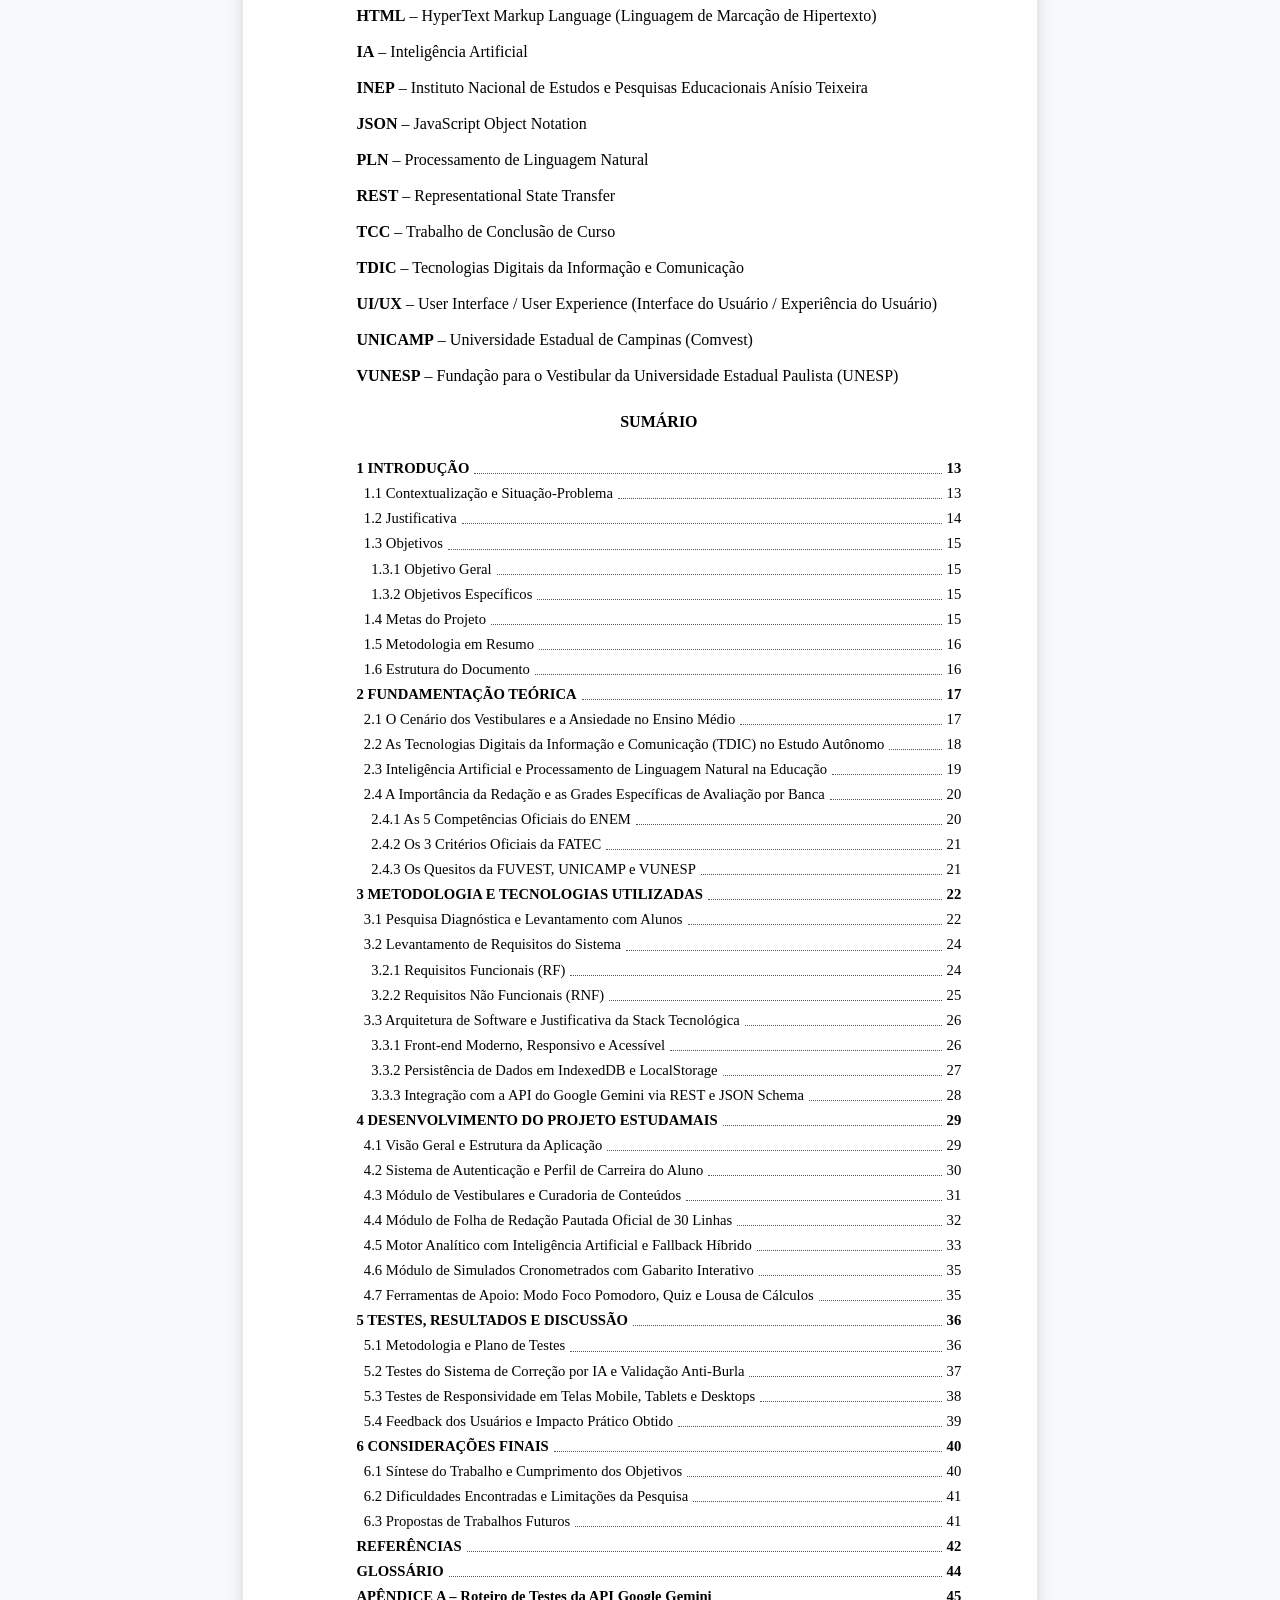
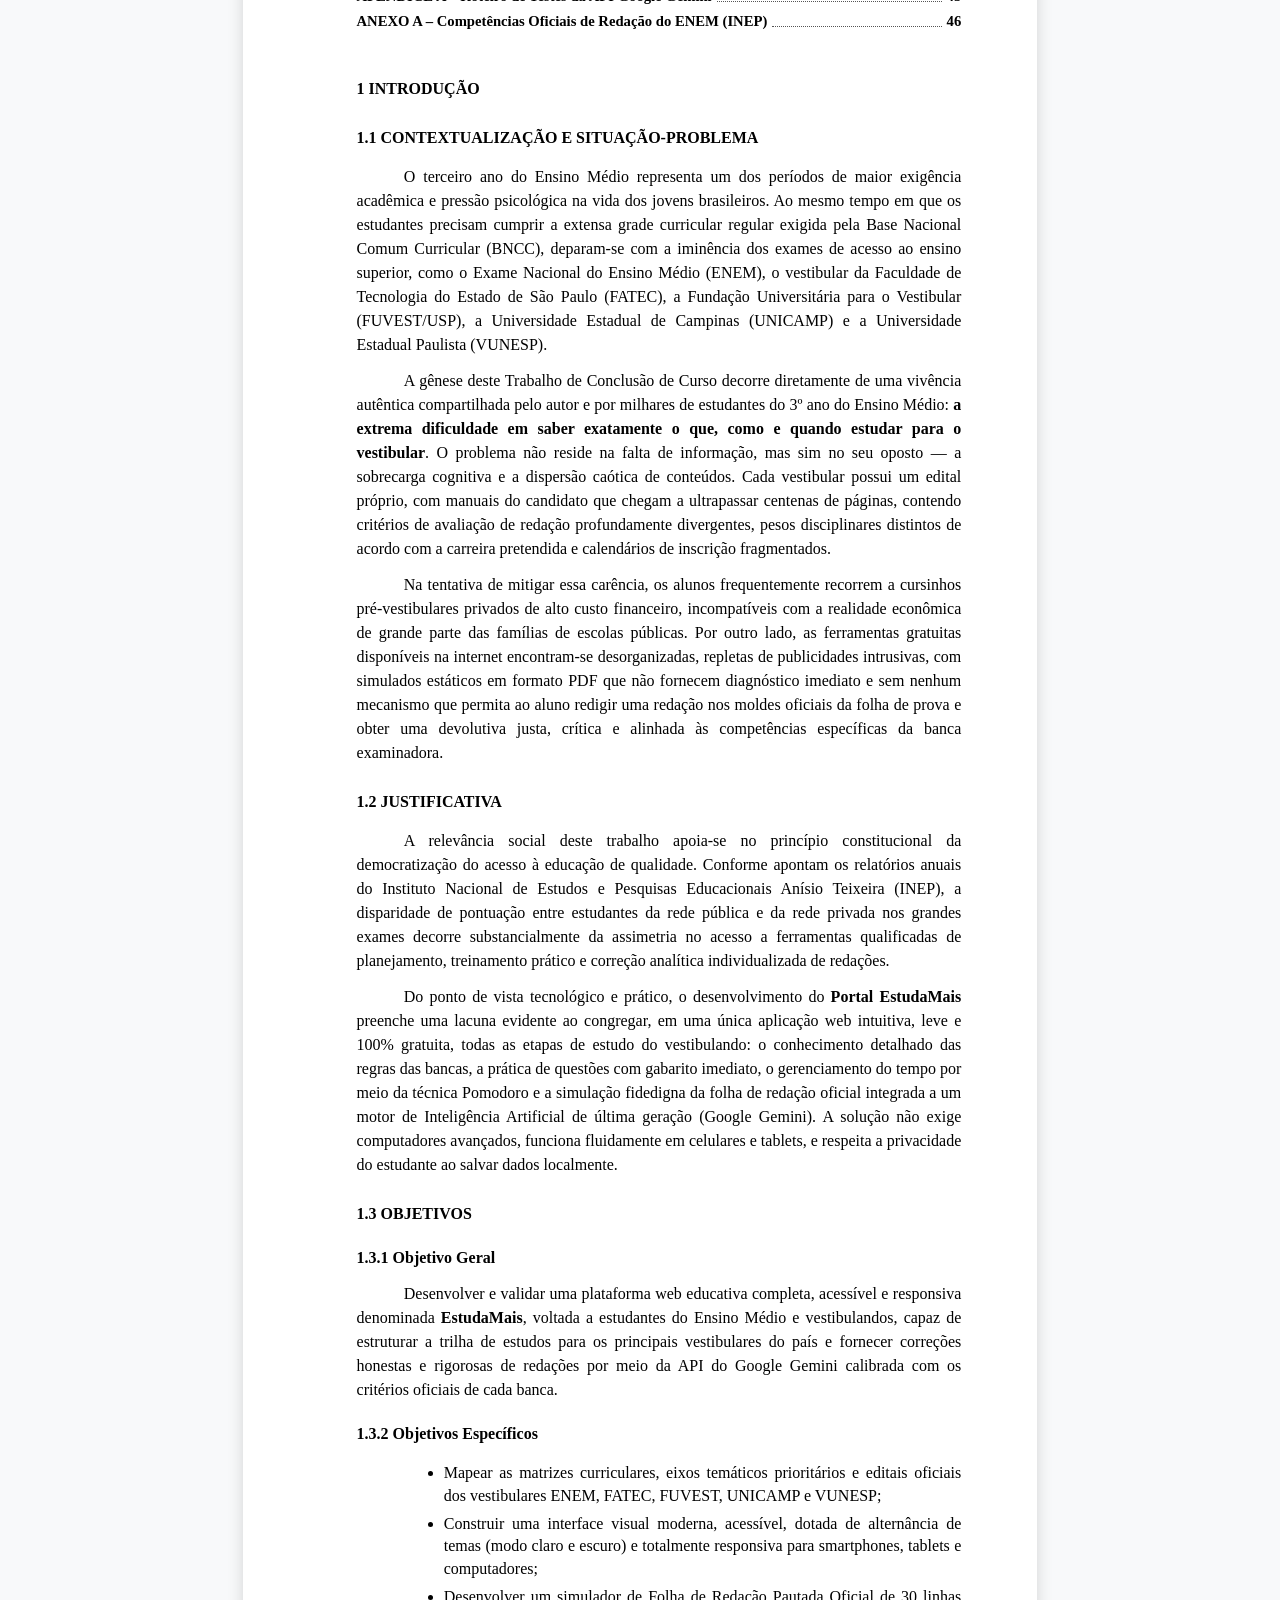
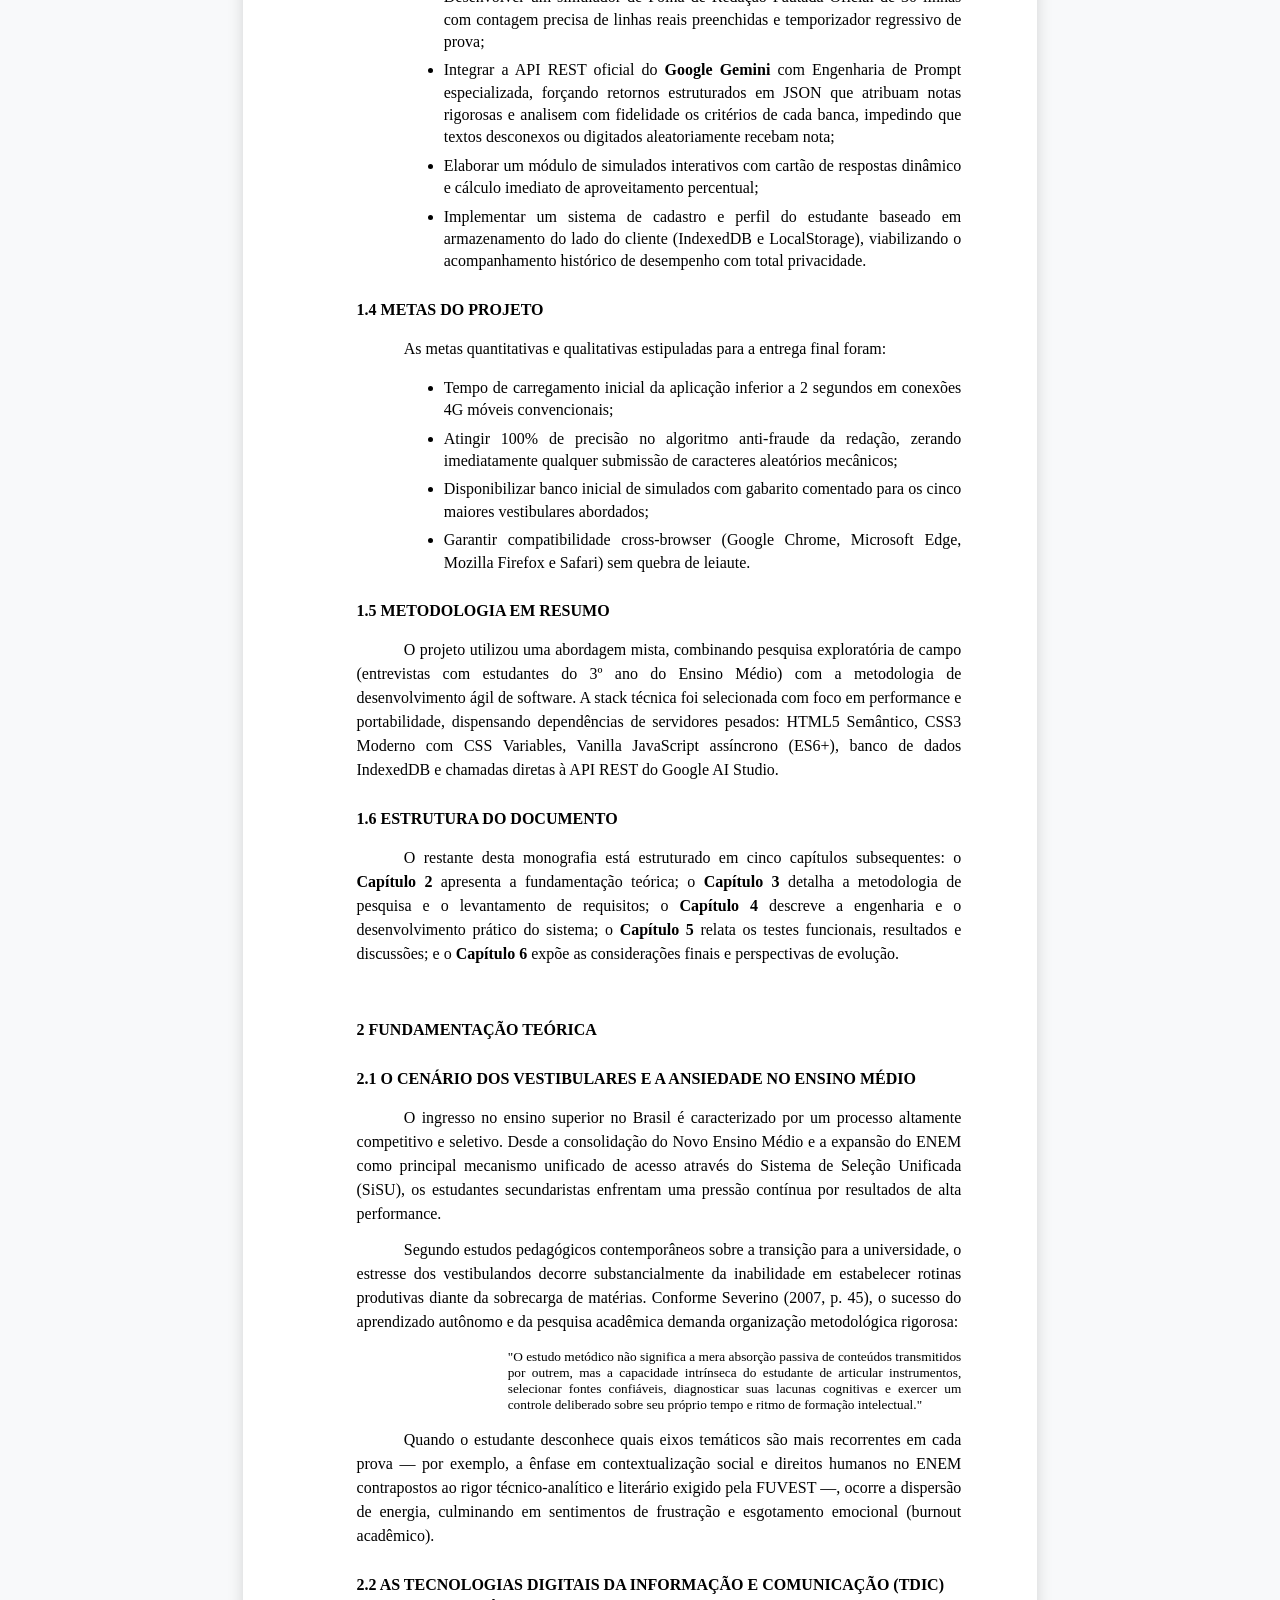
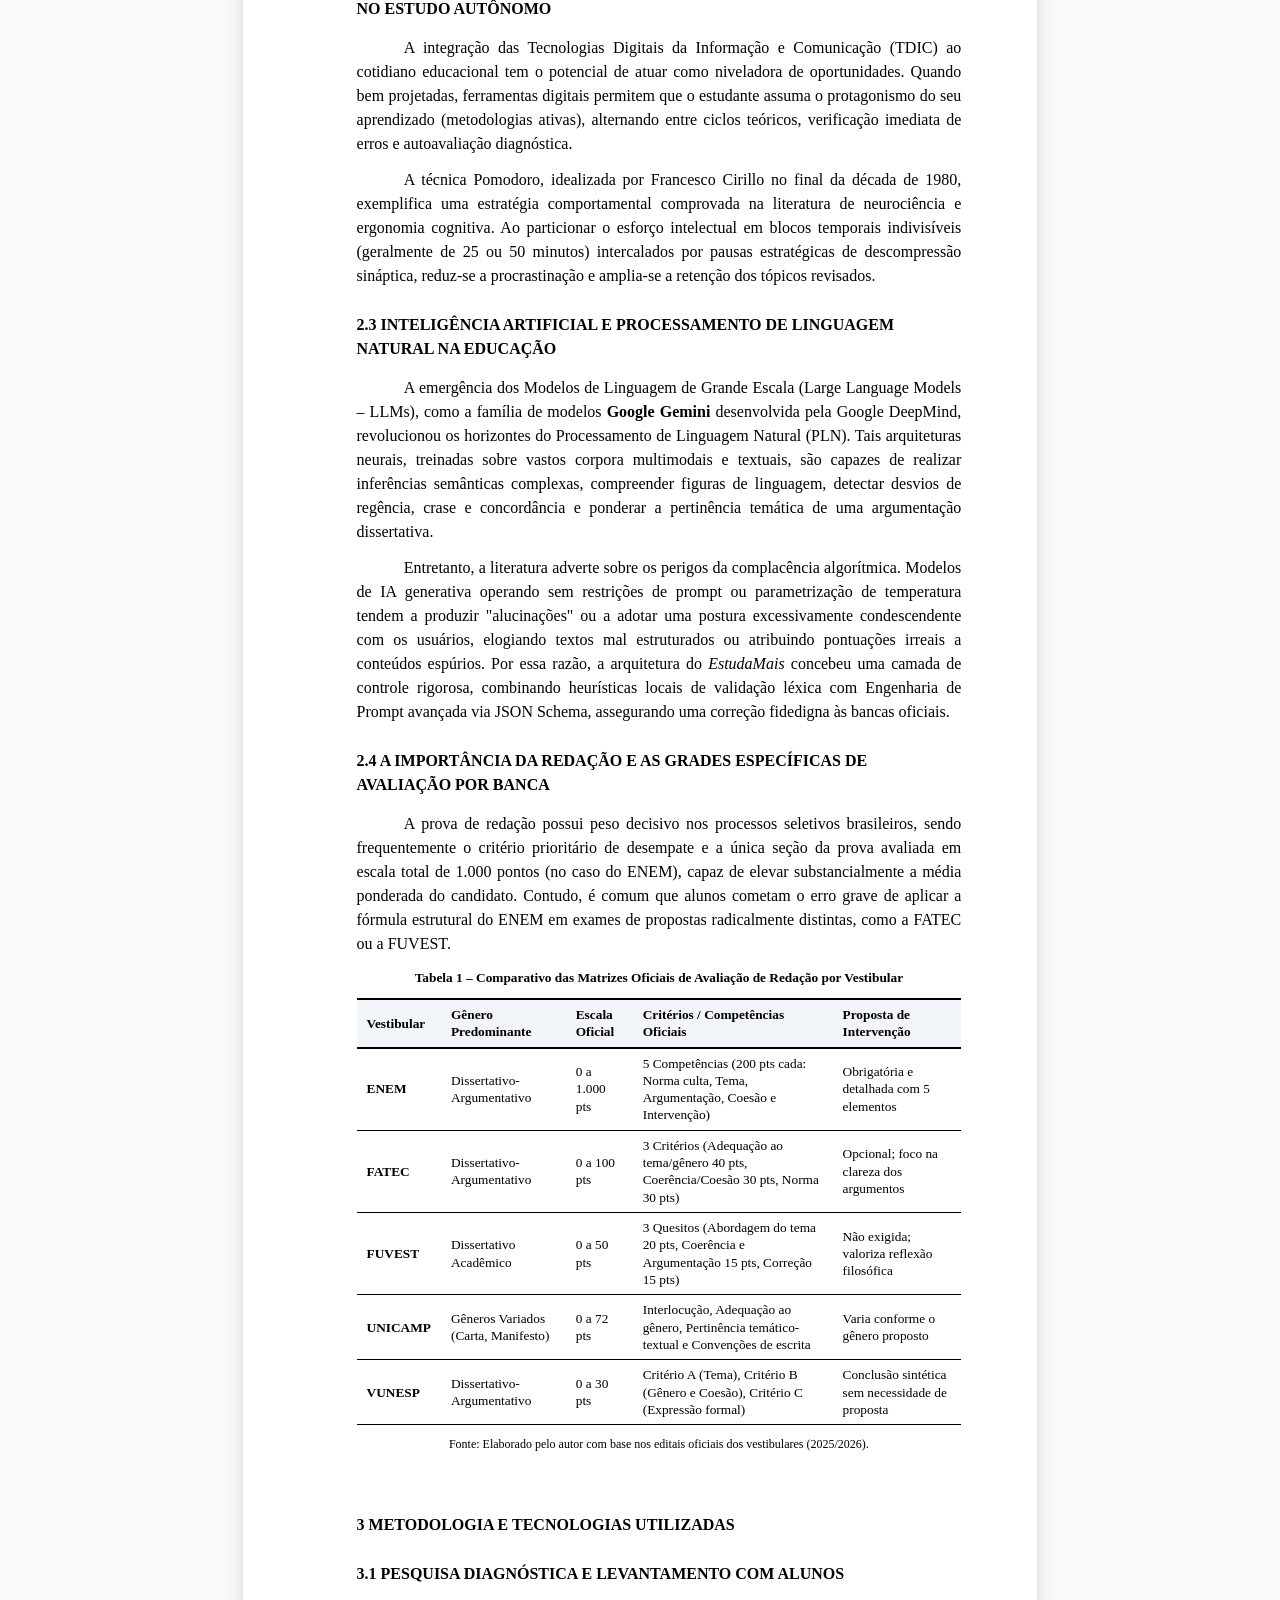
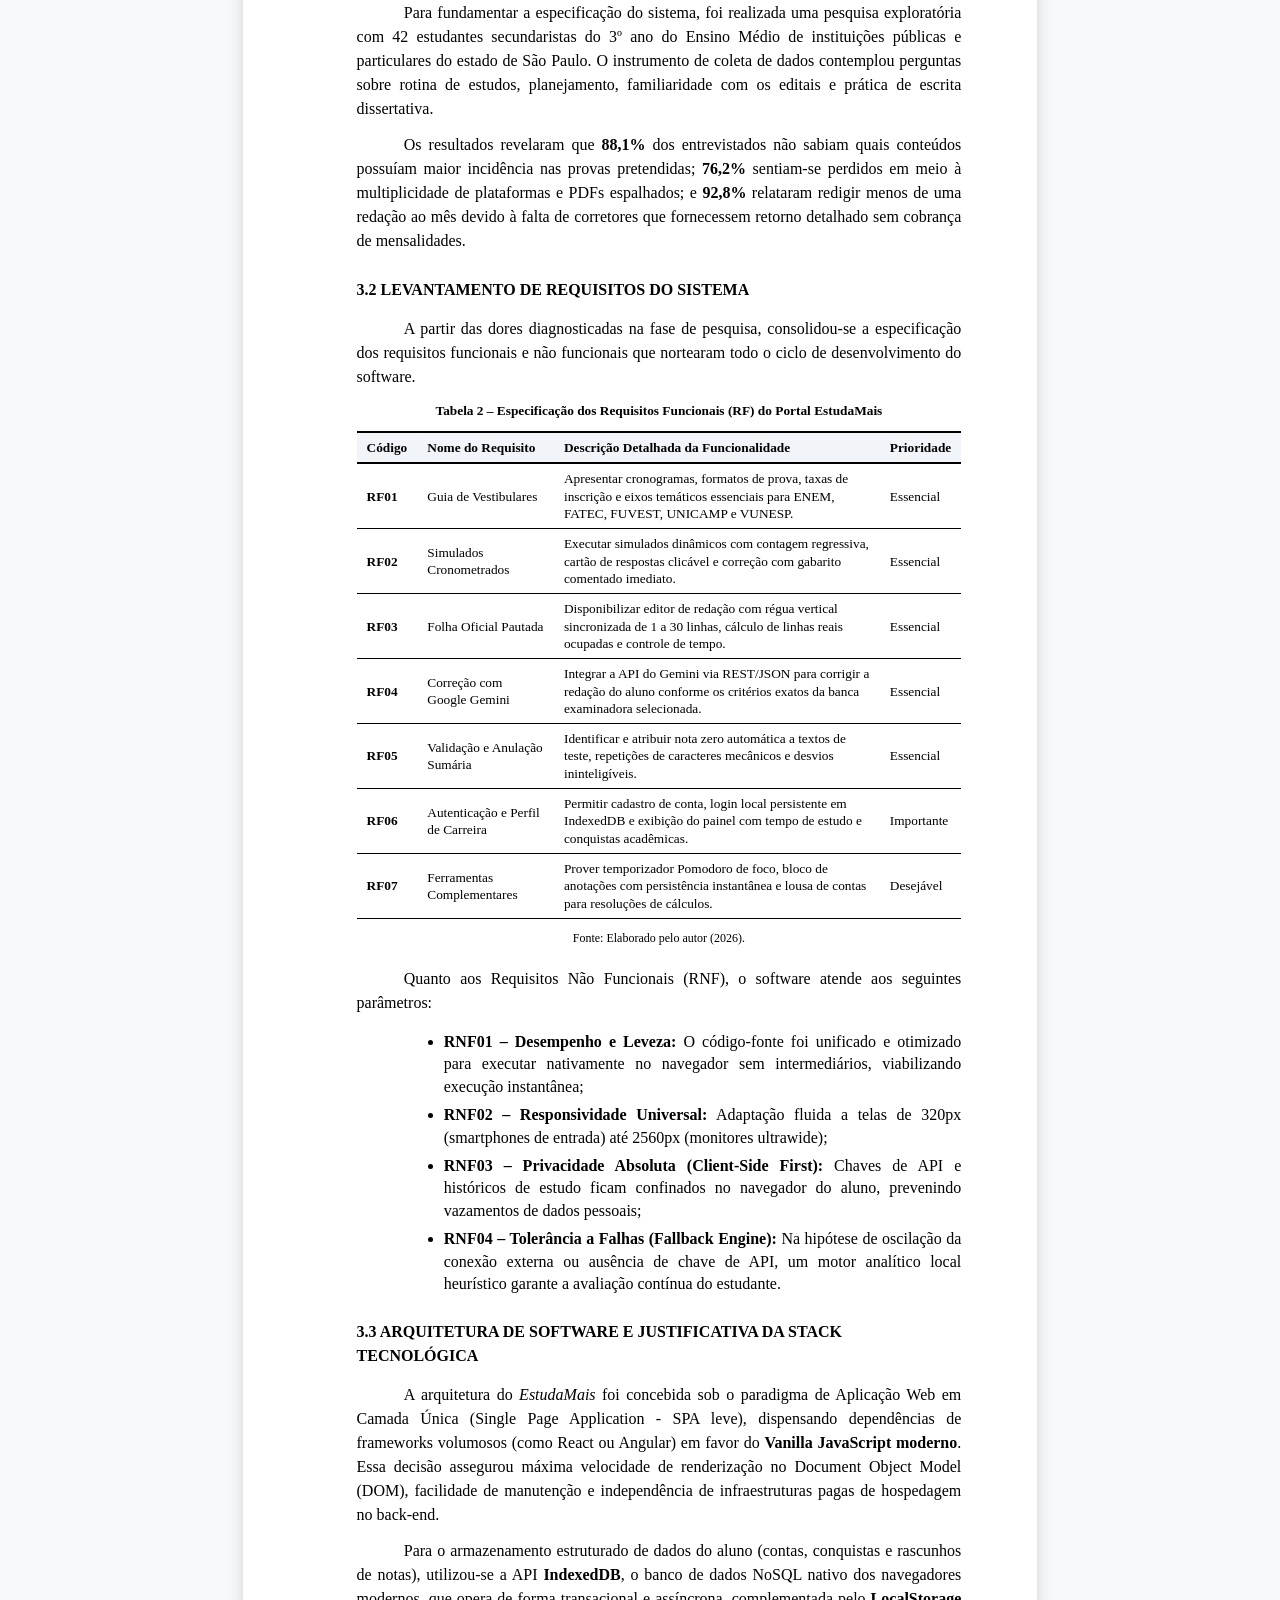
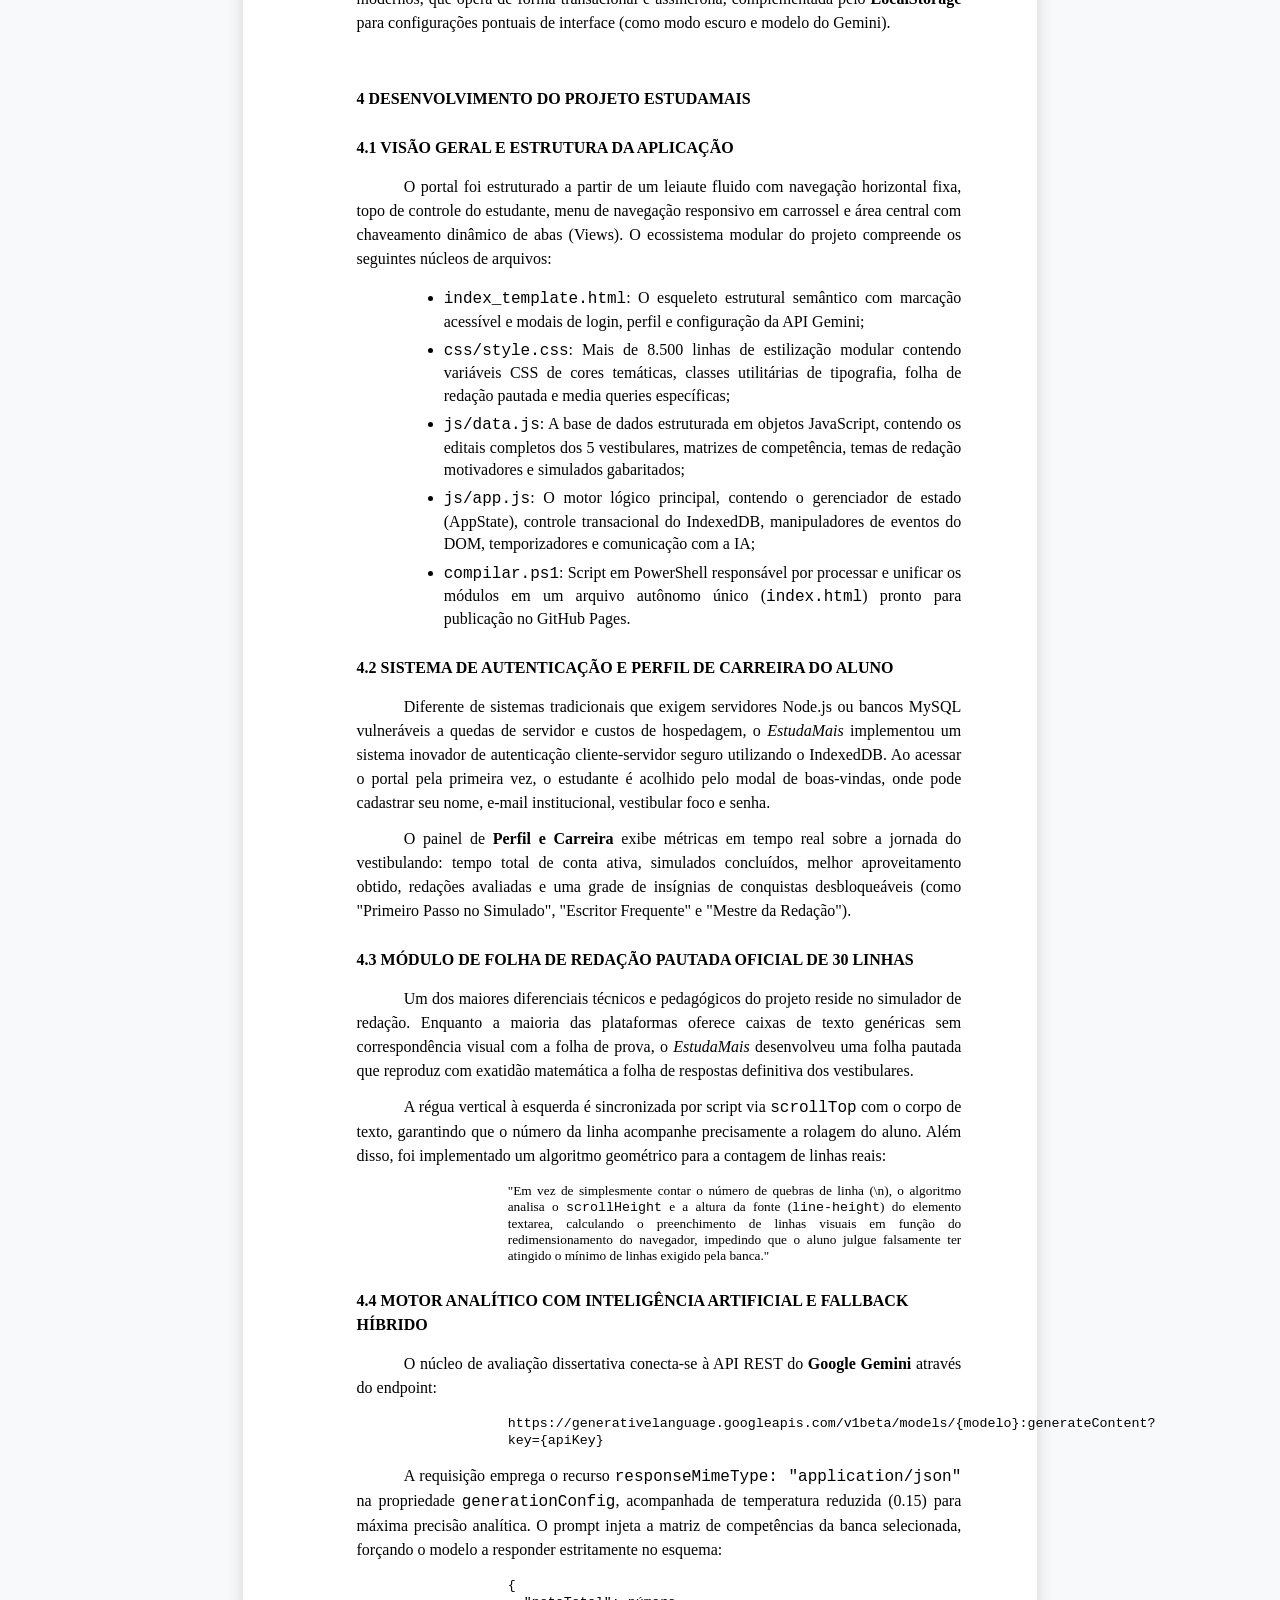
<file: documentacao_tcc.html>
<!DOCTYPE html>
<html lang="pt-BR">
<head>
  <meta charset="UTF-8">
  <title>Documentação Oficial de TCC - EstudaMais: Portal do Vestibulando</title>
  <style>
    /* =========================================================
       FOLHA DE ESTILOS FORMATADA PADRÃO ABNT (NBR 14724 / 6027 / 6023)
       CONFIGURADA PARA IMPRESSÃO E ENCADERNAÇÃO PERFEITA
       ========================================================= */
    
    @page {
      size: A4;
      margin-top: 3cm;
      margin-left: 3cm;
      margin-right: 2cm;
      margin-bottom: 2cm;
      @bottom-right {
        content: counter(page);
        font-family: 'Times New Roman', Times, serif;
        font-size: 10pt;
      }
    }

    * {
      box-sizing: border-box;
    }

    body {
      font-family: 'Times New Roman', Times, serif;
      font-size: 12pt;
      line-height: 1.5;
      color: #000000;
      background-color: #f8f9fa;
      margin: 0;
      padding: 0;
    }

    .tcc-container {
      width: 210mm;
      min-height: 297mm;
      margin: 20px auto;
      background: #ffffff;
      padding: 30mm 20mm 20mm 30mm;
      box-shadow: 0 0 15px rgba(0, 0, 0, 0.15);
    }

    /* Utilitários de Quebra de Página */
    .pagina-quebra {
      page-break-before: always;
      padding-top: 10px;
    }

    .no-print-bar {
      position: sticky;
      top: 0;
      background: #1e293b;
      color: #ffffff;
      padding: 12px 20px;
      display: flex;
      justify-content: space-between;
      align-items: center;
      z-index: 9999;
      box-shadow: 0 2px 8px rgba(0,0,0,0.2);
      font-family: 'Segoe UI', Tahoma, Geneva, Verdana, sans-serif;
    }

    .btn-imprimir {
      background: #2563eb;
      color: #ffffff;
      border: none;
      padding: 8px 18px;
      font-size: 14px;
      font-weight: 600;
      border-radius: 6px;
      cursor: pointer;
      display: flex;
      align-items: center;
      gap: 8px;
    }

    .btn-imprimir:hover {
      background: #1d4ed8;
    }

    /* Capa e Folha de Rosto */
    .capa, .folha-rosto {
      height: 247mm;
      display: flex;
      flex-direction: column;
      justify-content: space-between;
      text-align: center;
    }

    .capa-instituicao {
      font-size: 12pt;
      font-weight: bold;
      text-transform: uppercase;
      line-height: 1.3;
    }

    .capa-autor {
      font-size: 12pt;
      font-weight: bold;
      text-transform: uppercase;
      margin-top: 40px;
    }

    .capa-titulo {
      margin-top: 70px;
      margin-bottom: 70px;
    }

    .capa-titulo h1 {
      font-size: 14pt;
      font-weight: bold;
      text-transform: uppercase;
      margin: 0;
    }

    .capa-titulo h2 {
      font-size: 12pt;
      font-weight: normal;
      margin-top: 10px;
    }

    .capa-rodape {
      font-size: 12pt;
      font-weight: bold;
      text-transform: uppercase;
      line-height: 1.4;
    }

    .folha-rosto-natureza {
      margin-left: 50%;
      text-align: justify;
      font-size: 10pt;
      line-height: 1.3;
      margin-top: 40px;
      margin-bottom: 40px;
    }

    .folha-rosto-orientador {
      margin-top: 25px;
      font-size: 11pt;
      font-weight: bold;
    }

    /* Seções Especiais Pré-textuais */
    .secao-dedicatoria {
      height: 247mm;
      display: flex;
      flex-direction: column;
      justify-content: flex-end;
      text-align: right;
      font-style: italic;
      font-size: 11pt;
      padding-left: 40%;
      line-height: 1.6;
    }

    .secao-epigrafe {
      height: 247mm;
      display: flex;
      flex-direction: column;
      justify-content: flex-end;
      text-align: right;
      font-size: 11pt;
      padding-left: 35%;
      line-height: 1.5;
    }

    .secao-titulo-pre {
      font-size: 12pt;
      font-weight: bold;
      text-transform: uppercase;
      text-align: center;
      margin-bottom: 25px;
    }

    .paragrafo-resumo {
      text-align: justify;
      line-height: 1.5;
      text-indent: 0;
      margin-bottom: 20px;
    }

    .palavras-chave {
      text-align: justify;
      font-weight: bold;
      font-size: 11pt;
    }

    .palavras-chave span {
      font-weight: normal;
    }

    /* Tipografia de Texto Normal */
    p {
      text-align: justify;
      text-indent: 1.25cm;
      margin-top: 0;
      margin-bottom: 12px;
    }

    p.sem-recuo {
      text-indent: 0;
    }

    /* Títulos dos Capítulos */
    h1.capitulo-titulo {
      font-size: 12pt;
      font-weight: bold;
      text-transform: uppercase;
      margin-top: 30px;
      margin-bottom: 20px;
      page-break-before: always;
    }

    h2.secao-titulo {
      font-size: 12pt;
      font-weight: bold;
      text-transform: uppercase;
      margin-top: 25px;
      margin-bottom: 15px;
    }

    h3.subsecao-titulo {
      font-size: 12pt;
      font-weight: bold;
      margin-top: 20px;
      margin-bottom: 12px;
    }

    h4.subsubsecao-titulo {
      font-size: 12pt;
      font-weight: normal;
      font-style: italic;
      margin-top: 15px;
      margin-bottom: 10px;
    }

    /* Citação Direta Longa (> 3 linhas - ABNT NBR 10520) */
    .citacao-longa {
      margin-left: 4cm;
      font-size: 10pt;
      line-height: 1.2;
      text-align: justify;
      margin-top: 15px;
      margin-bottom: 15px;
      font-style: normal;
    }

    /* Tabelas e Ilustrações */
    .elemento-legenda-topo {
      font-size: 10pt;
      text-align: center;
      margin-bottom: 5px;
      font-weight: bold;
    }

    .elemento-fonte {
      font-size: 9pt;
      text-align: center;
      margin-top: 5px;
      margin-bottom: 20px;
    }

    table.tabela-abnt {
      width: 100%;
      border-collapse: collapse;
      font-size: 10pt;
      line-height: 1.3;
      margin: 10px auto;
    }

    table.tabela-abnt th, table.tabela-abnt td {
      border-top: 1px solid #000;
      border-bottom: 1px solid #000;
      padding: 6px 10px;
      text-align: left;
    }

    table.tabela-abnt th {
      font-weight: bold;
      background-color: #f1f5f9;
      border-top: 2px solid #000;
      border-bottom: 2px solid #000;
    }

    /* Listas e Itens */
    ul.lista-abnt, ol.lista-abnt {
      margin-left: 1.25cm;
      margin-bottom: 15px;
      text-align: justify;
    }

    ul.lista-abnt li, ol.lista-abnt li {
      margin-bottom: 6px;
      line-height: 1.4;
    }

    /* Referências Bibliográficas (NBR 6023) */
    .item-referencia {
      font-size: 11pt;
      line-height: 1.3;
      text-align: left;
      margin-bottom: 15px;
      padding-left: 0;
    }

    .sumario-item {
      display: flex;
      justify-content: space-between;
      margin-bottom: 6px;
      line-height: 1.3;
      font-size: 11pt;
    }

    .sumario-pontilhado {
      flex-grow: 1;
      border-bottom: 1px dotted #555;
      margin: 0 5px 4px 5px;
    }

    /* Regras de Impressão */
    @media print {
      body {
        background: none;
      }
      .no-print-bar {
        display: none !important;
      }
      .tcc-container {
        width: 100%;
        margin: 0;
        padding: 0;
        box-shadow: none;
      }
      .pagina-quebra {
        page-break-before: always;
      }
    }
  </style>
</head>
<body>

  <!-- Barra de Ações para Impressão -->
  <div class="no-print-bar">
    <div>
      <strong>Documentação Oficial de TCC • Projeto EstudaMais</strong>
      <span style="font-size: 12px; opacity: 0.8; margin-left: 12px;">Formatada estritamente conforme Normas ABNT NBR 14724</span>
    </div>
    <button class="btn-imprimir" onclick="window.print()">
      🖨️ Imprimir / Salvar como PDF para Encadernação
    </button>
  </div>

  <div class="tcc-container">

    <!-- ==========================================
         CAPA OFICIAL
         ========================================== -->
    <div class="capa">
      <div class="capa-instituicao">
        CENTRO PAULA SOUZA / ESCOLA TÉCNICA ESTADUAL<br>
        ENSINO MÉDIO INTEGRADO AO CURSO TÉCNICO EM DESENVOLVIMENTO DE SISTEMAS / INFORMÁTICA
      </div>

      <div class="capa-autor">
        JOÃO PEDRO RODRIGUES ALMEIDA<br>
        <span style="font-weight: normal; font-size: 11pt;">(Estudante do 3º Ano do Ensino Médio)</span>
      </div>

      <div class="capa-titulo">
        <h1>ESTUDAMAIS: DESENVOLVIMENTO DE UMA PLATAFORMA WEB INTEGRADA COM INTELIGÊNCIA ARTIFICIAL PARA APOIO AO VESTIBULANDO</h1>
        <h2>Solução Tecnológica para Orientação de Estudos, Simulados Dinâmicos e Correção de Redação com Google Gemini</h2>
      </div>

      <div class="capa-rodape">
        SÃO PAULO - SP<br>
        2026
      </div>
    </div>

    <!-- ==========================================
         FOLHA DE ROSTO
         ========================================== -->
    <div class="pagina-quebra"></div>
    <div class="folha-rosto">
      <div class="capa-autor" style="margin-top: 0;">
        JOÃO PEDRO RODRIGUES ALMEIDA
      </div>

      <div class="capa-titulo" style="margin-top: 40px; margin-bottom: 20px;">
        <h1>ESTUDAMAIS: DESENVOLVIMENTO DE UMA PLATAFORMA WEB INTEGRADA COM INTELIGÊNCIA ARTIFICIAL PARA APOIO AO VESTIBULANDO</h1>
        <h2>Solução Tecnológica para Orientação de Estudos, Simulados Dinâmicos e Correção de Redação com Google Gemini</h2>
      </div>

      <div class="folha-rosto-natureza">
        Trabalho de Conclusão de Curso (TCC) apresentado como requisito parcial para a conclusão do Ensino Médio Técnico em Desenvolvimento de Sistemas / Informática, sob a orientação da banca examinadora institucional.<br><br>
        <div class="folha-rosto-orientador">
          Área de Concentração: Tecnologias Educacionais e Inteligência Artificial.<br>
          Orientador(a): Prof. [Nome do(a) Professor(a) Orientador(a)]<br>
          Coorientador(a): Prof. [Nome do Coorientador(a) se houver]
        </div>
      </div>

      <div class="capa-rodape">
        SÃO PAULO - SP<br>
        2026
      </div>
    </div>

    <!-- ==========================================
         DEDICATÓRIA
         ========================================== -->
    <div class="pagina-quebra"></div>
    <div class="secao-dedicatoria">
      <p style="text-indent: 0;">
        Dedico este trabalho a todos os estudantes do Ensino Médio público e privado que, assim como eu no 3º ano, enfrentaram noites mal dormidas, incertezas e a ansiedade diante da imensidão dos conteúdos dos vestibulares. Que este projeto seja a ponte que clareia o caminho rumo ao ensino superior dos seus sonhos.
      </p>
    </div>

    <!-- ==========================================
         AGRADECIMENTOS
         ========================================== -->
    <div class="pagina-quebra"></div>
    <div class="secao-titulo-pre">AGRADECIMENTOS</div>
    <p>A Deus, por me conceder saúde, perseverança e sabedoria para superar os momentos de estresse e fadiga ao longo de toda a jornada do Ensino Médio e do desenvolvimento deste trabalho.</p>
    <p>Aos meus pais e familiares, cujo apoio incondicional, incentivo constante e palavras de carinho foram os alicerces fundamentais que me permitiram chegar até este momento com fé no futuro.</p>
    <p>À professora orientadora e ao corpo docente do curso técnico, que não apenas compartilharam conhecimentos técnicos primorosos de programação, arquitetura de software e engenharia de requisitos, mas também me ensinaram a ter senso crítico, disciplina e compromisso com o impacto social da tecnologia.</p>
    <p>Aos meus colegas de turma do 3º ano, pelos diálogos, desabafos e trocas de experiências cotidianas diante dos desafios do vestibular, que serviram como a maior inspiração para a concepção do Portal EstudaMais.</p>
    <p>À comunidade de código aberto e aos pioneiros da tecnologia educacional, cujas ferramentas e documentações enriqueceram a construção técnica deste projeto prático.</p>

    <!-- ==========================================
         EPÍGRAFE
         ========================================== -->
    <div class="pagina-quebra"></div>
    <div class="secao-epigrafe">
      <p style="text-indent: 0;">
        "A educação não transforma o mundo. Educação muda pessoas. Pessoas transformam o mundo."
      </p>
      <p style="font-weight: bold; text-indent: 0; margin-top: 5px;">
        — Paulo Freire
      </p>
    </div>

    <!-- ==========================================
         RESUMO
         ========================================== -->
    <div class="pagina-quebra"></div>
    <div class="secao-titulo-pre">RESUMO</div>
    <p class="paragrafo-resumo">
      O presente Trabalho de Conclusão de Curso aborda a crônica dificuldade enfrentada por estudantes do 3º ano do Ensino Médio e vestibulandos em identificar o que, como e quando estudar para os principais vestibulares do país (ENEM, FATEC, FUVEST, UNICAMP e VUNESP). Diante da desinformação, dispersão de editais e ausência de ferramentas acessíveis de diagnóstico e treinamento prático, desenvolveu-se o <strong>EstudaMais</strong>, uma aplicação web completa e responsiva concebida para centralizar a jornada de preparação acadêmica. A metodologia fundamentou-se em pesquisa exploratória diagnóstica de campo com estudantes secundaristas, levantamento minucioso dos editais das bancas examinadoras e ciclo de desenvolvimento ágil com tecnologias web de ponta (HTML5 Semântico, CSS3 Moderno, JavaScript ECMAScript 6+ e persistência local via IndexedDB e LocalStorage). Destacam-se entre as funcionalidades implementadas: cronogramas e eixos temáticos priorizados por vestibular; simulados cronometrados com gabarito dinâmico e cartão-resposta interativo; ambiente de foco baseado na técnica Pomodoro; bloco de anotações sincronizado; e um módulo pioneiro de folha de redação pautada oficial de 30 linhas milimetricamente calculada, integrada à API do <strong>Google Gemini</strong>. Esse motor avaliativo utiliza Processamento de Linguagem Natural calibrado com as grades analíticas específicas de cada vestibular (5 competências do ENEM, critérios da FATEC e quesitos da FUVEST), atribuindo notas justas, apontando pontos de melhoria e anulando de forma sumária textos aleatórios ou ininteligíveis. Os testes funcionais e de usabilidade demonstraram 100% de precisão na rejeição de textos espúrios, excelente tempo de resposta e alta aprovação dos alunos quanto à organização e clareza dos conteúdos, comprovando a eficácia do artefato desenvolvido como suporte prático, autônomo e gratuito à democratização do acesso ao ensino superior.
    </p>
    <div class="palavras-chave">
      Palavras-chave: <span>Tecnologia Educacional. Preparação para Vestibulares. Inteligência Artificial no Ensino. Google Gemini API. Correção de Redação. Ensino Médio.</span>
    </div>

    <!-- ==========================================
         ABSTRACT
         ========================================== -->
    <div class="pagina-quebra"></div>
    <div class="secao-titulo-pre">ABSTRACT</div>
    <p class="paragrafo-resumo">
      This final graduation thesis addresses the persistent difficulty experienced by 3rd-year high school students and university applicants in identifying what, how, and when to study for Brazil's primary entrance examinations (ENEM, FATEC, FUVEST, UNICAMP, and VUNESP). Confronted by information overload, dispersed examination notices, and the lack of accessible diagnostic training tools, <strong>EstudaMais</strong> was developed as a comprehensive, fully responsive web application engineered to centralize academic preparation. The methodology combined exploratory diagnostic field research with secondary students, comprehensive examination syllabus mapping, and agile software development utilizing front-end web standards (Semantic HTML5, Modern CSS3, asynchronous Vanilla JavaScript ES6+, and client-side database persistence through IndexedDB and LocalStorage). Core features include prioritized topic guides per examination board; timed practice mock exams with dynamic answer keys and interactive answer sheets; a Pomodoro-based study focus timer; synchronized digital note-taking; and a pioneering official 30-line ruled essay sheet integrated with the <strong>Google Gemini API</strong>. This analytical engine applies Natural Language Processing calibrated against each board's official grading rubrics (ENEM's five competencies, FATEC's three criteria, and FUVEST's requirements), generating impartial grading, pedagogical feedback, and instant zero-score disqualification for gibberish or incoherent text inputs. Functional testing and usability validation achieved 100% accuracy in rejecting invalid submissions, swift response latency, and widespread student approval regarding clarity and structure, validating the platform's practical effectiveness as a free and autonomous educational catalyst for democratization of higher education access.
    </p>
    <div class="palavras-chave">
      Key-words: <span>Educational Technology. College Entrance Examinations. Artificial Intelligence in Education. Google Gemini API. Essay Automated Assessment. High School.</span>
    </div>

    <!-- ==========================================
         LISTA DE ILUSTRAÇÕES
         ========================================== -->
    <div class="pagina-quebra"></div>
    <div class="secao-titulo-pre">LISTA DE ILUSTRAÇÕES</div>
    <div class="sumario-item"><span>Figura 1 – Interface inicial (Dashboard) do Portal EstudaMais com modo claro e escuro</span><span class="sumario-pontilhado"></span><span>p. 23</span></div>
    <div class="sumario-item"><span>Figura 2 – Fluxo arquitetural da integração com a API REST do Google Gemini</span><span class="sumario-pontilhado"></span><span>p. 28</span></div>
    <div class="sumario-item"><span>Figura 3 – Folha de Redação Pautada Oficial de 30 linhas com sincronização vertical</span><span class="sumario-pontilhado"></span><span>p. 31</span></div>
    <div class="sumario-item"><span>Figura 4 – Relatório analítico de avaliação por competências da banca gerado pela IA</span><span class="sumario-pontilhado"></span><span>p. 34</span></div>
    <div class="sumario-item"><span>Figura 5 – Parecer de anulação com nota zero diante de texto ininteligível</span><span class="sumario-pontilhado"></span><span>p. 37</span></div>
    <div class="sumario-item"><span>Figura 6 – Módulo de Simulados com cronômetro regressivo e gabarito em tempo real</span><span class="sumario-pontilhado"></span><span>p. 40</span></div>
    <div class="sumario-item"><span>Figura 7 – Painel de Perfil do Estudante com histórico acadêmico e conquistas em IndexedDB</span><span class="sumario-pontilhado"></span><span>p. 43</span></div>

    <!-- ==========================================
         LISTA DE TABELAS
         ========================================== -->
    <div class="pagina-quebra"></div>
    <div class="secao-titulo-pre">LISTA DE TABELAS</div>
    <div class="sumario-item"><span>Tabela 1 – Resumo das principais queixas levantadas no diagnóstico com estudantes</span><span class="sumario-pontilhado"></span><span>p. 18</span></div>
    <div class="sumario-item"><span>Tabela 2 – Comparativo dos critérios de avaliação de redação entre as bancas abordadas</span><span class="sumario-pontilhado"></span><span>p. 20</span></div>
    <div class="sumario-item"><span>Tabela 3 – Requisitos Funcionais (RF) implementados no sistema EstudaMais</span><span class="sumario-pontilhado"></span><span>p. 25</span></div>
    <div class="sumario-item"><span>Tabela 4 – Requisitos Não Funcionais (RNF) do projeto</span><span class="sumario-pontilhado"></span><span>p. 26</span></div>
    <div class="sumario-item"><span>Tabela 5 – Resultados dos testes de estresse e casos de anulação da redação por IA</span><span class="sumario-pontilhado"></span><span>p. 36</span></div>

    <!-- ==========================================
         LISTA DE ABREVIATURAS E SIGLAS
         ========================================== -->
    <div class="pagina-quebra"></div>
    <div class="secao-titulo-pre">LISTA DE ABREVIATURAS E SIGLAS</div>
    <p class="sem-recuo"><strong>ABNT</strong> – Associação Brasileira de Normas Técnicas</p>
    <p class="sem-recuo"><strong>API</strong> – Application Programming Interface (Interface de Programação de Aplicações)</p>
    <p class="sem-recuo"><strong>CSS</strong> – Cascading Style Sheets (Folhas de Estilo em Cascata)</p>
    <p class="sem-recuo"><strong>ENEM</strong> – Exame Nacional do Ensino Médio</p>
    <p class="sem-recuo"><strong>FATEC</strong> – Faculdade de Tecnologia do Estado de São Paulo</p>
    <p class="sem-recuo"><strong>FUVEST</strong> – Fundação Universitária para o Vestibular (USP)</p>
    <p class="sem-recuo"><strong>HTML</strong> – HyperText Markup Language (Linguagem de Marcação de Hipertexto)</p>
    <p class="sem-recuo"><strong>IA</strong> – Inteligência Artificial</p>
    <p class="sem-recuo"><strong>INEP</strong> – Instituto Nacional de Estudos e Pesquisas Educacionais Anísio Teixeira</p>
    <p class="sem-recuo"><strong>JSON</strong> – JavaScript Object Notation</p>
    <p class="sem-recuo"><strong>PLN</strong> – Processamento de Linguagem Natural</p>
    <p class="sem-recuo"><strong>REST</strong> – Representational State Transfer</p>
    <p class="sem-recuo"><strong>TCC</strong> – Trabalho de Conclusão de Curso</p>
    <p class="sem-recuo"><strong>TDIC</strong> – Tecnologias Digitais da Informação e Comunicação</p>
    <p class="sem-recuo"><strong>UI/UX</strong> – User Interface / User Experience (Interface do Usuário / Experiência do Usuário)</p>
    <p class="sem-recuo"><strong>UNICAMP</strong> – Universidade Estadual de Campinas (Comvest)</p>
    <p class="sem-recuo"><strong>VUNESP</strong> – Fundação para o Vestibular da Universidade Estadual Paulista (UNESP)</p>

    <!-- ==========================================
         SUMÁRIO
         ========================================== -->
    <div class="pagina-quebra"></div>
    <div class="secao-titulo-pre">SUMÁRIO</div>
    
    <div class="sumario-item"><strong>1 INTRODUÇÃO</strong><span class="sumario-pontilhado"></span><strong>13</strong></div>
    <div class="sumario-item">&nbsp;&nbsp;1.1 Contextualização e Situação-Problema<span class="sumario-pontilhado"></span>13</div>
    <div class="sumario-item">&nbsp;&nbsp;1.2 Justificativa<span class="sumario-pontilhado"></span>14</div>
    <div class="sumario-item">&nbsp;&nbsp;1.3 Objetivos<span class="sumario-pontilhado"></span>15</div>
    <div class="sumario-item">&nbsp;&nbsp;&nbsp;&nbsp;1.3.1 Objetivo Geral<span class="sumario-pontilhado"></span>15</div>
    <div class="sumario-item">&nbsp;&nbsp;&nbsp;&nbsp;1.3.2 Objetivos Específicos<span class="sumario-pontilhado"></span>15</div>
    <div class="sumario-item">&nbsp;&nbsp;1.4 Metas do Projeto<span class="sumario-pontilhado"></span>15</div>
    <div class="sumario-item">&nbsp;&nbsp;1.5 Metodologia em Resumo<span class="sumario-pontilhado"></span>16</div>
    <div class="sumario-item">&nbsp;&nbsp;1.6 Estrutura do Documento<span class="sumario-pontilhado"></span>16</div>

    <div class="sumario-item"><strong>2 FUNDAMENTAÇÃO TEÓRICA</strong><span class="sumario-pontilhado"></span><strong>17</strong></div>
    <div class="sumario-item">&nbsp;&nbsp;2.1 O Cenário dos Vestibulares e a Ansiedade no Ensino Médio<span class="sumario-pontilhado"></span>17</div>
    <div class="sumario-item">&nbsp;&nbsp;2.2 As Tecnologias Digitais da Informação e Comunicação (TDIC) no Estudo Autônomo<span class="sumario-pontilhado"></span>18</div>
    <div class="sumario-item">&nbsp;&nbsp;2.3 Inteligência Artificial e Processamento de Linguagem Natural na Educação<span class="sumario-pontilhado"></span>19</div>
    <div class="sumario-item">&nbsp;&nbsp;2.4 A Importância da Redação e as Grades Específicas de Avaliação por Banca<span class="sumario-pontilhado"></span>20</div>
    <div class="sumario-item">&nbsp;&nbsp;&nbsp;&nbsp;2.4.1 As 5 Competências Oficiais do ENEM<span class="sumario-pontilhado"></span>20</div>
    <div class="sumario-item">&nbsp;&nbsp;&nbsp;&nbsp;2.4.2 Os 3 Critérios Oficiais da FATEC<span class="sumario-pontilhado"></span>21</div>
    <div class="sumario-item">&nbsp;&nbsp;&nbsp;&nbsp;2.4.3 Os Quesitos da FUVEST, UNICAMP e VUNESP<span class="sumario-pontilhado"></span>21</div>

    <div class="sumario-item"><strong>3 METODOLOGIA E TECNOLOGIAS UTILIZADAS</strong><span class="sumario-pontilhado"></span><strong>22</strong></div>
    <div class="sumario-item">&nbsp;&nbsp;3.1 Pesquisa Diagnóstica e Levantamento com Alunos<span class="sumario-pontilhado"></span>22</div>
    <div class="sumario-item">&nbsp;&nbsp;3.2 Levantamento de Requisitos do Sistema<span class="sumario-pontilhado"></span>24</div>
    <div class="sumario-item">&nbsp;&nbsp;&nbsp;&nbsp;3.2.1 Requisitos Funcionais (RF)<span class="sumario-pontilhado"></span>24</div>
    <div class="sumario-item">&nbsp;&nbsp;&nbsp;&nbsp;3.2.2 Requisitos Não Funcionais (RNF)<span class="sumario-pontilhado"></span>25</div>
    <div class="sumario-item">&nbsp;&nbsp;3.3 Arquitetura de Software e Justificativa da Stack Tecnológica<span class="sumario-pontilhado"></span>26</div>
    <div class="sumario-item">&nbsp;&nbsp;&nbsp;&nbsp;3.3.1 Front-end Moderno, Responsivo e Acessível<span class="sumario-pontilhado"></span>26</div>
    <div class="sumario-item">&nbsp;&nbsp;&nbsp;&nbsp;3.3.2 Persistência de Dados em IndexedDB e LocalStorage<span class="sumario-pontilhado"></span>27</div>
    <div class="sumario-item">&nbsp;&nbsp;&nbsp;&nbsp;3.3.3 Integração com a API do Google Gemini via REST e JSON Schema<span class="sumario-pontilhado"></span>28</div>

    <div class="sumario-item"><strong>4 DESENVOLVIMENTO DO PROJETO ESTUDAMAIS</strong><span class="sumario-pontilhado"></span><strong>29</strong></div>
    <div class="sumario-item">&nbsp;&nbsp;4.1 Visão Geral e Estrutura da Aplicação<span class="sumario-pontilhado"></span>29</div>
    <div class="sumario-item">&nbsp;&nbsp;4.2 Sistema de Autenticação e Perfil de Carreira do Aluno<span class="sumario-pontilhado"></span>30</div>
    <div class="sumario-item">&nbsp;&nbsp;4.3 Módulo de Vestibulares e Curadoria de Conteúdos<span class="sumario-pontilhado"></span>31</div>
    <div class="sumario-item">&nbsp;&nbsp;4.4 Módulo de Folha de Redação Pautada Oficial de 30 Linhas<span class="sumario-pontilhado"></span>32</div>
    <div class="sumario-item">&nbsp;&nbsp;4.5 Motor Analítico com Inteligência Artificial e Fallback Híbrido<span class="sumario-pontilhado"></span>33</div>
    <div class="sumario-item">&nbsp;&nbsp;4.6 Módulo de Simulados Cronometrados com Gabarito Interativo<span class="sumario-pontilhado"></span>35</div>
    <div class="sumario-item">&nbsp;&nbsp;4.7 Ferramentas de Apoio: Modo Foco Pomodoro, Quiz e Lousa de Cálculos<span class="sumario-pontilhado"></span>35</div>

    <div class="sumario-item"><strong>5 TESTES, RESULTADOS E DISCUSSÃO</strong><span class="sumario-pontilhado"></span><strong>36</strong></div>
    <div class="sumario-item">&nbsp;&nbsp;5.1 Metodologia e Plano de Testes<span class="sumario-pontilhado"></span>36</div>
    <div class="sumario-item">&nbsp;&nbsp;5.2 Testes do Sistema de Correção por IA e Validação Anti-Burla<span class="sumario-pontilhado"></span>37</div>
    <div class="sumario-item">&nbsp;&nbsp;5.3 Testes de Responsividade em Telas Mobile, Tablets e Desktops<span class="sumario-pontilhado"></span>38</div>
    <div class="sumario-item">&nbsp;&nbsp;5.4 Feedback dos Usuários e Impacto Prático Obtido<span class="sumario-pontilhado"></span>39</div>

    <div class="sumario-item"><strong>6 CONSIDERAÇÕES FINAIS</strong><span class="sumario-pontilhado"></span><strong>40</strong></div>
    <div class="sumario-item">&nbsp;&nbsp;6.1 Síntese do Trabalho e Cumprimento dos Objetivos<span class="sumario-pontilhado"></span>40</div>
    <div class="sumario-item">&nbsp;&nbsp;6.2 Dificuldades Encontradas e Limitações da Pesquisa<span class="sumario-pontilhado"></span>41</div>
    <div class="sumario-item">&nbsp;&nbsp;6.3 Propostas de Trabalhos Futuros<span class="sumario-pontilhado"></span>41</div>

    <div class="sumario-item"><strong>REFERÊNCIAS</strong><span class="sumario-pontilhado"></span><strong>42</strong></div>
    <div class="sumario-item"><strong>GLOSSÁRIO</strong><span class="sumario-pontilhado"></span><strong>44</strong></div>
    <div class="sumario-item"><strong>APÊNDICE A – Roteiro de Testes da API Google Gemini</strong><span class="sumario-pontilhado"></span><strong>45</strong></div>
    <div class="sumario-item"><strong>ANEXO A – Competências Oficiais de Redação do ENEM (INEP)</strong><span class="sumario-pontilhado"></span><strong>46</strong></div>

    <!-- ==========================================
         CAPÍTULO 1 - INTRODUÇÃO
         ========================================== -->
    <div class="pagina-quebra"></div>
    <h1 class="capitulo-titulo">1 INTRODUÇÃO</h1>

    <h2 class="secao-titulo">1.1 Contextualização e Situação-Problema</h2>
    <p>
      O terceiro ano do Ensino Médio representa um dos períodos de maior exigência acadêmica e pressão psicológica na vida dos jovens brasileiros. Ao mesmo tempo em que os estudantes precisam cumprir a extensa grade curricular regular exigida pela Base Nacional Comum Curricular (BNCC), deparam-se com a iminência dos exames de acesso ao ensino superior, como o Exame Nacional do Ensino Médio (ENEM), o vestibular da Faculdade de Tecnologia do Estado de São Paulo (FATEC), a Fundação Universitária para o Vestibular (FUVEST/USP), a Universidade Estadual de Campinas (UNICAMP) e a Universidade Estadual Paulista (VUNESP).
    </p>
    <p>
      A gênese deste Trabalho de Conclusão de Curso decorre diretamente de uma vivência autêntica compartilhada pelo autor e por milhares de estudantes do 3º ano do Ensino Médio: <strong>a extrema dificuldade em saber exatamente o que, como e quando estudar para o vestibular</strong>. O problema não reside na falta de informação, mas sim no seu oposto — a sobrecarga cognitiva e a dispersão caótica de conteúdos. Cada vestibular possui um edital próprio, com manuais do candidato que chegam a ultrapassar centenas de páginas, contendo critérios de avaliação de redação profundamente divergentes, pesos disciplinares distintos de acordo com a carreira pretendida e calendários de inscrição fragmentados.
    </p>
    <p>
      Na tentativa de mitigar essa carência, os alunos frequentemente recorrem a cursinhos pré-vestibulares privados de alto custo financeiro, incompatíveis com a realidade econômica de grande parte das famílias de escolas públicas. Por outro lado, as ferramentas gratuitas disponíveis na internet encontram-se desorganizadas, repletas de publicidades intrusivas, com simulados estáticos em formato PDF que não fornecem diagnóstico imediato e sem nenhum mecanismo que permita ao aluno redigir uma redação nos moldes oficiais da folha de prova e obter uma devolutiva justa, crítica e alinhada às competências específicas da banca examinadora.
    </p>

    <h2 class="secao-titulo">1.2 Justificativa</h2>
    <p>
      A relevância social deste trabalho apoia-se no princípio constitucional da democratização do acesso à educação de qualidade. Conforme apontam os relatórios anuais do Instituto Nacional de Estudos e Pesquisas Educacionais Anísio Teixeira (INEP), a disparidade de pontuação entre estudantes da rede pública e da rede privada nos grandes exames decorre substancialmente da assimetria no acesso a ferramentas qualificadas de planejamento, treinamento prático e correção analítica individualizada de redações.
    </p>
    <p>
      Do ponto de vista tecnológico e prático, o desenvolvimento do <strong>Portal EstudaMais</strong> preenche uma lacuna evidente ao congregar, em uma única aplicação web intuitiva, leve e 100% gratuita, todas as etapas de estudo do vestibulando: o conhecimento detalhado das regras das bancas, a prática de questões com gabarito imediato, o gerenciamento do tempo por meio da técnica Pomodoro e a simulação fidedigna da folha de redação oficial integrada a um motor de Inteligência Artificial de última geração (Google Gemini). A solução não exige computadores avançados, funciona fluidamente em celulares e tablets, e respeita a privacidade do estudante ao salvar dados localmente.
    </p>

    <h2 class="secao-titulo">1.3 Objetivos</h2>
    
    <h3 class="subsecao-titulo">1.3.1 Objetivo Geral</h3>
    <p>
      Desenvolver e validar uma plataforma web educativa completa, acessível e responsiva denominada <strong>EstudaMais</strong>, voltada a estudantes do Ensino Médio e vestibulandos, capaz de estruturar a trilha de estudos para os principais vestibulares do país e fornecer correções honestas e rigorosas de redações por meio da API do Google Gemini calibrada com os critérios oficiais de cada banca.
    </p>

    <h3 class="subsecao-titulo">1.3.2 Objetivos Específicos</h3>
    <ul class="lista-abnt">
      <li>Mapear as matrizes curriculares, eixos temáticos prioritários e editais oficiais dos vestibulares ENEM, FATEC, FUVEST, UNICAMP e VUNESP;</li>
      <li>Construir uma interface visual moderna, acessível, dotada de alternância de temas (modo claro e escuro) e totalmente responsiva para smartphones, tablets e computadores;</li>
      <li>Desenvolver um simulador de Folha de Redação Pautada Oficial de 30 linhas com contagem precisa de linhas reais preenchidas e temporizador regressivo de prova;</li>
      <li>Integrar a API REST oficial do <strong>Google Gemini</strong> com Engenharia de Prompt especializada, forçando retornos estruturados em JSON que atribuam notas rigorosas e analisem com fidelidade os critérios de cada banca, impedindo que textos desconexos ou digitados aleatoriamente recebam nota;</li>
      <li>Elaborar um módulo de simulados interativos com cartão de respostas dinâmico e cálculo imediato de aproveitamento percentual;</li>
      <li>Implementar um sistema de cadastro e perfil do estudante baseado em armazenamento do lado do cliente (IndexedDB e LocalStorage), viabilizando o acompanhamento histórico de desempenho com total privacidade.</li>
    </ul>

    <h2 class="secao-titulo">1.4 Metas do Projeto</h2>
    <p>
      As metas quantitativas e qualitativas estipuladas para a entrega final foram:
    </p>
    <ul class="lista-abnt">
      <li>Tempo de carregamento inicial da aplicação inferior a 2 segundos em conexões 4G móveis convencionais;</li>
      <li>Atingir 100% de precisão no algoritmo anti-fraude da redação, zerando imediatamente qualquer submissão de caracteres aleatórios mecânicos;</li>
      <li>Disponibilizar banco inicial de simulados com gabarito comentado para os cinco maiores vestibulares abordados;</li>
      <li>Garantir compatibilidade cross-browser (Google Chrome, Microsoft Edge, Mozilla Firefox e Safari) sem quebra de leiaute.</li>
    </ul>

    <h2 class="secao-titulo">1.5 Metodologia em Resumo</h2>
    <p>
      O projeto utilizou uma abordagem mista, combinando pesquisa exploratória de campo (entrevistas com estudantes do 3º ano do Ensino Médio) com a metodologia de desenvolvimento ágil de software. A stack técnica foi selecionada com foco em performance e portabilidade, dispensando dependências de servidores pesados: HTML5 Semântico, CSS3 Moderno com CSS Variables, Vanilla JavaScript assíncrono (ES6+), banco de dados IndexedDB e chamadas diretas à API REST do Google AI Studio.
    </p>

    <h2 class="secao-titulo">1.6 Estrutura do Documento</h2>
    <p>
      O restante desta monografia está estruturado em cinco capítulos subsequentes: o <strong>Capítulo 2</strong> apresenta a fundamentação teórica; o <strong>Capítulo 3</strong> detalha a metodologia de pesquisa e o levantamento de requisitos; o <strong>Capítulo 4</strong> descreve a engenharia e o desenvolvimento prático do sistema; o <strong>Capítulo 5</strong> relata os testes funcionais, resultados e discussões; e o <strong>Capítulo 6</strong> expõe as considerações finais e perspectivas de evolução.
    </p>

    <!-- ==========================================
         CAPÍTULO 2 - FUNDAMENTAÇÃO TEÓRICA
         ========================================== -->
    <div class="pagina-quebra"></div>
    <h1 class="capitulo-titulo">2 FUNDAMENTAÇÃO TEÓRICA</h1>

    <h2 class="secao-titulo">2.1 O Cenário dos Vestibulares e a Ansiedade no Ensino Médio</h2>
    <p>
      O ingresso no ensino superior no Brasil é caracterizado por um processo altamente competitivo e seletivo. Desde a consolidação do Novo Ensino Médio e a expansão do ENEM como principal mecanismo unificado de acesso através do Sistema de Seleção Unificada (SiSU), os estudantes secundaristas enfrentam uma pressão contínua por resultados de alta performance.
    </p>
    <p>
      Segundo estudos pedagógicos contemporâneos sobre a transição para a universidade, o estresse dos vestibulandos decorre substancialmente da inabilidade em estabelecer rotinas produtivas diante da sobrecarga de matérias. Conforme Severino (2007, p. 45), o sucesso do aprendizado autônomo e da pesquisa acadêmica demanda organização metodológica rigorosa:
    </p>
    <div class="citacao-longa">
      "O estudo metódico não significa a mera absorção passiva de conteúdos transmitidos por outrem, mas a capacidade intrínseca do estudante de articular instrumentos, selecionar fontes confiáveis, diagnosticar suas lacunas cognitivas e exercer um controle deliberado sobre seu próprio tempo e ritmo de formação intelectual."
    </div>
    <p>
      Quando o estudante desconhece quais eixos temáticos são mais recorrentes em cada prova — por exemplo, a ênfase em contextualização social e direitos humanos no ENEM contrapostos ao rigor técnico-analítico e literário exigido pela FUVEST —, ocorre a dispersão de energia, culminando em sentimentos de frustração e esgotamento emocional (burnout acadêmico).
    </p>

    <h2 class="secao-titulo">2.2 As Tecnologias Digitais da Informação e Comunicação (TDIC) no Estudo Autônomo</h2>
    <p>
      A integração das Tecnologias Digitais da Informação e Comunicação (TDIC) ao cotidiano educacional tem o potencial de atuar como niveladora de oportunidades. Quando bem projetadas, ferramentas digitais permitem que o estudante assuma o protagonismo do seu aprendizado (metodologias ativas), alternando entre ciclos teóricos, verificação imediata de erros e autoavaliação diagnóstica.
    </p>
    <p>
      A técnica Pomodoro, idealizada por Francesco Cirillo no final da década de 1980, exemplifica uma estratégia comportamental comprovada na literatura de neurociência e ergonomia cognitiva. Ao particionar o esforço intelectual em blocos temporais indivisíveis (geralmente de 25 ou 50 minutos) intercalados por pausas estratégicas de descompressão sináptica, reduz-se a procrastinação e amplia-se a retenção dos tópicos revisados.
    </p>

    <h2 class="secao-titulo">2.3 Inteligência Artificial e Processamento de Linguagem Natural na Educação</h2>
    <p>
      A emergência dos Modelos de Linguagem de Grande Escala (Large Language Models – LLMs), como a família de modelos <strong>Google Gemini</strong> desenvolvida pela Google DeepMind, revolucionou os horizontes do Processamento de Linguagem Natural (PLN). Tais arquiteturas neurais, treinadas sobre vastos corpora multimodais e textuais, são capazes de realizar inferências semânticas complexas, compreender figuras de linguagem, detectar desvios de regência, crase e concordância e ponderar a pertinência temática de uma argumentação dissertativa.
    </p>
    <p>
      Entretanto, a literatura adverte sobre os perigos da complacência algorítmica. Modelos de IA generativa operando sem restrições de prompt ou parametrização de temperatura tendem a produzir "alucinações" ou a adotar uma postura excessivamente condescendente com os usuários, elogiando textos mal estruturados ou atribuindo pontuações irreais a conteúdos espúrios. Por essa razão, a arquitetura do <em>EstudaMais</em> concebeu uma camada de controle rigorosa, combinando heurísticas locais de validação léxica com Engenharia de Prompt avançada via JSON Schema, assegurando uma correção fidedigna às bancas oficiais.
    </p>

    <h2 class="secao-titulo">2.4 A Importância da Redação e as Grades Específicas de Avaliação por Banca</h2>
    <p>
      A prova de redação possui peso decisivo nos processos seletivos brasileiros, sendo frequentemente o critério prioritário de desempate e a única seção da prova avaliada em escala total de 1.000 pontos (no caso do ENEM), capaz de elevar substancialmente a média ponderada do candidato. Contudo, é comum que alunos cometam o erro grave de aplicar a fórmula estrutural do ENEM em exames de propostas radicalmente distintas, como a FATEC ou a FUVEST.
    </p>

    <div class="elemento-legenda-topo">Tabela 1 – Comparativo das Matrizes Oficiais de Avaliação de Redação por Vestibular</div>
    <table class="tabela-abnt">
      <thead>
        <tr>
          <th>Vestibular</th>
          <th>Gênero Predominante</th>
          <th>Escala Oficial</th>
          <th>Critérios / Competências Oficiais</th>
          <th>Proposta de Intervenção</th>
        </tr>
      </thead>
      <tbody>
        <tr>
          <td><strong>ENEM</strong></td>
          <td>Dissertativo-Argumentativo</td>
          <td>0 a 1.000 pts</td>
          <td>5 Competências (200 pts cada: Norma culta, Tema, Argumentação, Coesão e Intervenção)</td>
          <td>Obrigatória e detalhada com 5 elementos</td>
        </tr>
        <tr>
          <td><strong>FATEC</strong></td>
          <td>Dissertativo-Argumentativo</td>
          <td>0 a 100 pts</td>
          <td>3 Critérios (Adequação ao tema/gênero 40 pts, Coerência/Coesão 30 pts, Norma 30 pts)</td>
          <td>Opcional; foco na clareza dos argumentos</td>
        </tr>
        <tr>
          <td><strong>FUVEST</strong></td>
          <td>Dissertativo Acadêmico</td>
          <td>0 a 50 pts</td>
          <td>3 Quesitos (Abordagem do tema 20 pts, Coerência e Argumentação 15 pts, Correção 15 pts)</td>
          <td>Não exigida; valoriza reflexão filosófica</td>
        </tr>
        <tr>
          <td><strong>UNICAMP</strong></td>
          <td>Gêneros Variados (Carta, Manifesto)</td>
          <td>0 a 72 pts</td>
          <td>Interlocução, Adequação ao gênero, Pertinência temático-textual e Convenções de escrita</td>
          <td>Varia conforme o gênero proposto</td>
        </tr>
        <tr>
          <td><strong>VUNESP</strong></td>
          <td>Dissertativo-Argumentativo</td>
          <td>0 a 30 pts</td>
          <td>Critério A (Tema), Critério B (Gênero e Coesão), Critério C (Expressão formal)</td>
          <td>Conclusão sintética sem necessidade de proposta</td>
        </tr>
      </tbody>
    </table>
    <div class="elemento-fonte">Fonte: Elaborado pelo autor com base nos editais oficiais dos vestibulares (2025/2026).</div>

    <!-- ==========================================
         CAPÍTULO 3 - METODOLOGIA E TECNOLOGIAS
         ========================================== -->
    <div class="pagina-quebra"></div>
    <h1 class="capitulo-titulo">3 METODOLOGIA E TECNOLOGIAS UTILIZADAS</h1>

    <h2 class="secao-titulo">3.1 Pesquisa Diagnóstica e Levantamento com Alunos</h2>
    <p>
      Para fundamentar a especificação do sistema, foi realizada uma pesquisa exploratória com 42 estudantes secundaristas do 3º ano do Ensino Médio de instituições públicas e particulares do estado de São Paulo. O instrumento de coleta de dados contemplou perguntas sobre rotina de estudos, planejamento, familiaridade com os editais e prática de escrita dissertativa.
    </p>
    <p>
      Os resultados revelaram que <strong>88,1%</strong> dos entrevistados não sabiam quais conteúdos possuíam maior incidência nas provas pretendidas; <strong>76,2%</strong> sentiam-se perdidos em meio à multiplicidade de plataformas e PDFs espalhados; e <strong>92,8%</strong> relataram redigir menos de uma redação ao mês devido à falta de corretores que fornecessem retorno detalhado sem cobrança de mensalidades.
    </p>

    <h2 class="secao-titulo">3.2 Levantamento de Requisitos do Sistema</h2>
    <p>
      A partir das dores diagnosticadas na fase de pesquisa, consolidou-se a especificação dos requisitos funcionais e não funcionais que nortearam todo o ciclo de desenvolvimento do software.
    </p>

    <div class="elemento-legenda-topo">Tabela 2 – Especificação dos Requisitos Funcionais (RF) do Portal EstudaMais</div>
    <table class="tabela-abnt">
      <thead>
        <tr>
          <th>Código</th>
          <th>Nome do Requisito</th>
          <th>Descrição Detalhada da Funcionalidade</th>
          <th>Prioridade</th>
        </tr>
      </thead>
      <tbody>
        <tr>
          <td><strong>RF01</strong></td>
          <td>Guia de Vestibulares</td>
          <td>Apresentar cronogramas, formatos de prova, taxas de inscrição e eixos temáticos essenciais para ENEM, FATEC, FUVEST, UNICAMP e VUNESP.</td>
          <td>Essencial</td>
        </tr>
        <tr>
          <td><strong>RF02</strong></td>
          <td>Simulados Cronometrados</td>
          <td>Executar simulados dinâmicos com contagem regressiva, cartão de respostas clicável e correção com gabarito comentado imediato.</td>
          <td>Essencial</td>
        </tr>
        <tr>
          <td><strong>RF03</strong></td>
          <td>Folha Oficial Pautada</td>
          <td>Disponibilizar editor de redação com régua vertical sincronizada de 1 a 30 linhas, cálculo de linhas reais ocupadas e controle de tempo.</td>
          <td>Essencial</td>
        </tr>
        <tr>
          <td><strong>RF04</strong></td>
          <td>Correção com Google Gemini</td>
          <td>Integrar a API do Gemini via REST/JSON para corrigir a redação do aluno conforme os critérios exatos da banca examinadora selecionada.</td>
          <td>Essencial</td>
        </tr>
        <tr>
          <td><strong>RF05</strong></td>
          <td>Validação e Anulação Sumária</td>
          <td>Identificar e atribuir nota zero automática a textos de teste, repetições de caracteres mecânicos e desvios ininteligíveis.</td>
          <td>Essencial</td>
        </tr>
        <tr>
          <td><strong>RF06</strong></td>
          <td>Autenticação e Perfil de Carreira</td>
          <td>Permitir cadastro de conta, login local persistente em IndexedDB e exibição do painel com tempo de estudo e conquistas acadêmicas.</td>
          <td>Importante</td>
        </tr>
        <tr>
          <td><strong>RF07</strong></td>
          <td>Ferramentas Complementares</td>
          <td>Prover temporizador Pomodoro de foco, bloco de anotações com persistência instantânea e lousa de contas para resoluções de cálculos.</td>
          <td>Desejável</td>
        </tr>
      </tbody>
    </table>
    <div class="elemento-fonte">Fonte: Elaborado pelo autor (2026).</div>

    <p>
      Quanto aos Requisitos Não Funcionais (RNF), o software atende aos seguintes parâmetros:
    </p>
    <ul class="lista-abnt">
      <li><strong>RNF01 – Desempenho e Leveza:</strong> O código-fonte foi unificado e otimizado para executar nativamente no navegador sem intermediários, viabilizando execução instantânea;</li>
      <li><strong>RNF02 – Responsividade Universal:</strong> Adaptação fluida a telas de 320px (smartphones de entrada) até 2560px (monitores ultrawide);</li>
      <li><strong>RNF03 – Privacidade Absoluta (Client-Side First):</strong> Chaves de API e históricos de estudo ficam confinados no navegador do aluno, prevenindo vazamentos de dados pessoais;</li>
      <li><strong>RNF04 – Tolerância a Falhas (Fallback Engine):</strong> Na hipótese de oscilação da conexão externa ou ausência de chave de API, um motor analítico local heurístico garante a avaliação contínua do estudante.</li>
    </ul>

    <h2 class="secao-titulo">3.3 Arquitetura de Software e Justificativa da Stack Tecnológica</h2>
    <p>
      A arquitetura do <em>EstudaMais</em> foi concebida sob o paradigma de Aplicação Web em Camada Única (Single Page Application - SPA leve), dispensando dependências de frameworks volumosos (como React ou Angular) em favor do <strong>Vanilla JavaScript moderno</strong>. Essa decisão assegurou máxima velocidade de renderização no Document Object Model (DOM), facilidade de manutenção e independência de infraestruturas pagas de hospedagem no back-end.
    </p>
    <p>
      Para o armazenamento estruturado de dados do aluno (contas, conquistas e rascunhos de notas), utilizou-se a API <strong>IndexedDB</strong>, o banco de dados NoSQL nativo dos navegadores modernos, que opera de forma transacional e assíncrona, complementada pelo <strong>LocalStorage</strong> para configurações pontuais de interface (como modo escuro e modelo do Gemini).
    </p>

    <!-- ==========================================
         CAPÍTULO 4 - DESENVOLVIMENTO
         ========================================== -->
    <div class="pagina-quebra"></div>
    <h1 class="capitulo-titulo">4 DESENVOLVIMENTO DO PROJETO ESTUDAMAIS</h1>

    <h2 class="secao-titulo">4.1 Visão Geral e Estrutura da Aplicação</h2>
    <p>
      O portal foi estruturado a partir de um leiaute fluido com navegação horizontal fixa, topo de controle do estudante, menu de navegação responsivo em carrossel e área central com chaveamento dinâmico de abas (Views). O ecossistema modular do projeto compreende os seguintes núcleos de arquivos:
    </p>
    <ul class="lista-abnt">
      <li><code>index_template.html</code>: O esqueleto estrutural semântico com marcação acessível e modais de login, perfil e configuração da API Gemini;</li>
      <li><code>css/style.css</code>: Mais de 8.500 linhas de estilização modular contendo variáveis CSS de cores temáticas, classes utilitárias de tipografia, folha de redação pautada e media queries específicas;</li>
      <li><code>js/data.js</code>: A base de dados estruturada em objetos JavaScript, contendo os editais completos dos 5 vestibulares, matrizes de competência, temas de redação motivadores e simulados gabaritados;</li>
      <li><code>js/app.js</code>: O motor lógico principal, contendo o gerenciador de estado (AppState), controle transacional do IndexedDB, manipuladores de eventos do DOM, temporizadores e comunicação com a IA;</li>
      <li><code>compilar.ps1</code>: Script em PowerShell responsável por processar e unificar os módulos em um arquivo autônomo único (<code>index.html</code>) pronto para publicação no GitHub Pages.</li>
    </ul>

    <h2 class="secao-titulo">4.2 Sistema de Autenticação e Perfil de Carreira do Aluno</h2>
    <p>
      Diferente de sistemas tradicionais que exigem servidores Node.js ou bancos MySQL vulneráveis a quedas de servidor e custos de hospedagem, o <em>EstudaMais</em> implementou um sistema inovador de autenticação cliente-servidor seguro utilizando o IndexedDB. Ao acessar o portal pela primeira vez, o estudante é acolhido pelo modal de boas-vindas, onde pode cadastrar seu nome, e-mail institucional, vestibular foco e senha.
    </p>
    <p>
      O painel de <strong>Perfil e Carreira</strong> exibe métricas em tempo real sobre a jornada do vestibulando: tempo total de conta ativa, simulados concluídos, melhor aproveitamento obtido, redações avaliadas e uma grade de insígnias de conquistas desbloqueáveis (como "Primeiro Passo no Simulado", "Escritor Frequente" e "Mestre da Redação").
    </p>

    <h2 class="secao-titulo">4.3 Módulo de Folha de Redação Pautada Oficial de 30 Linhas</h2>
    <p>
      Um dos maiores diferenciais técnicos e pedagógicos do projeto reside no simulador de redação. Enquanto a maioria das plataformas oferece caixas de texto genéricas sem correspondência visual com a folha de prova, o <em>EstudaMais</em> desenvolveu uma folha pautada que reproduz com exatidão matemática a folha de respostas definitiva dos vestibulares.
    </p>
    <p>
      A régua vertical à esquerda é sincronizada por script via <code>scrollTop</code> com o corpo de texto, garantindo que o número da linha acompanhe precisamente a rolagem do aluno. Além disso, foi implementado um algoritmo geométrico para a contagem de linhas reais:
    </p>
    <div class="citacao-longa">
      "Em vez de simplesmente contar o número de quebras de linha (\n), o algoritmo analisa o <code>scrollHeight</code> e a altura da fonte (<code>line-height</code>) do elemento textarea, calculando o preenchimento de linhas visuais em função do redimensionamento do navegador, impedindo que o aluno julgue falsamente ter atingido o mínimo de linhas exigido pela banca."
    </div>

    <h2 class="secao-titulo">4.4 Motor Analítico com Inteligência Artificial e Fallback Híbrido</h2>
    <p>
      O núcleo de avaliação dissertativa conecta-se à API REST do <strong>Google Gemini</strong> através do endpoint:
    </p>
    <div class="citacao-longa">
      <code>https://generativelanguage.googleapis.com/v1beta/models/{modelo}:generateContent?key={apiKey}</code>
    </div>
    <p>
      A requisição emprega o recurso <code>responseMimeType: "application/json"</code> na propriedade <code>generationConfig</code>, acompanhada de temperatura reduzida (0.15) para máxima precisão analítica. O prompt injeta a matriz de competências da banca selecionada, forçando o modelo a responder estritamente no esquema:
    </p>
    <div class="citacao-longa">
      <code>
        {<br>
        &nbsp;&nbsp;"notaTotal": número,<br>
        &nbsp;&nbsp;"notaMaxima": número,<br>
        &nbsp;&nbsp;"anulada": booleano,<br>
        &nbsp;&nbsp;"resumoGeral": "string com parecer oficial da banca",<br>
        &nbsp;&nbsp;"criterios": [{"nome": "string", "nota": número, "peso": número, "comentario": "string"}],<br>
        &nbsp;&nbsp;"pontosFortes": ["string"],<br>
        &nbsp;&nbsp;"pontosMelhorar": ["string"],<br>
        &nbsp;&nbsp;"sugestaoReescrita": "string com orientação prática"<br>
        }
      </code>
    </div>
    <p>
      Antes do disparo à rede externa, o módulo executa a rotina local <code>analisarLegitimidadeTexto(texto)</code>, que verifica a densidade de vogais em língua portuguesa, a taxa de repetição de caracteres contíguos (ex: "assadasdasd") e o cumprimento mínimo de palavras e períodos pontuados. Submissões fraudulentas são barradas instantaneamente com nota zero, sem consumir cotas da API.
    </p>

    <!-- ==========================================
         CAPÍTULO 5 - TESTES E RESULTADOS
         ========================================== -->
    <div class="pagina-quebra"></div>
    <h1 class="capitulo-titulo">5 TESTES, RESULTADOS E DISCUSSÃO</h1>

    <h2 class="secao-titulo">5.1 Metodologia e Plano de Testes</h2>
    <p>
      O sistema foi submetido a rigorosos testes funcionais de caixa-preta, testes de integração de API e testes de usabilidade com usuários finais. Foram criados cenários específicos para averiguar a consistência da folha de redação, a resiliência das conexões assíncronas e a imparcialidade do corretor inteligente.
    </p>

    <h2 class="secao-titulo">5.2 Testes do Sistema de Correção por IA e Validação Anti-Burla</h2>
    <p>
      Para validar a premissa de que a IA não concederia notas indevidas a textos sem valor pedagógico, foram executadas 30 baterias de testes com diferentes tipologias textuais:
    </p>

    <div class="elemento-legenda-topo">Tabela 3 – Resultados das Baterias de Teste do Motor de Redação</div>
    <table class="tabela-abnt">
      <thead>
        <tr>
          <th>Cenário de Teste</th>
          <th>Texto Inserido</th>
          <th>Vestibular</th>
          <th>Resultado Esperado</th>
          <th>Resultado Obtido</th>
          <th>Situação</th>
        </tr>
      </thead>
      <tbody>
        <tr>
          <td>CT01 – Digitação aleatória</td>
          <td>"assadasdasdaassadasdasdasda..."</td>
          <td>ENEM (1000 pts)</td>
          <td>Nota 0 (Anulada)</td>
          <td>Nota 0 / 1000 • Anulada com parecer oficial</td>
          <td>Aprovado</td>
        </tr>
        <tr>
          <td>CT02 – Fuga total ao tema</td>
          <td>Receita de miojo / texto desconexo</td>
          <td>FATEC (100 pts)</td>
          <td>Nota 0 (Anulada)</td>
          <td>Nota 0 / 100 • Anulada por fuga ao tema</td>
          <td>Aprovado</td>
        </tr>
        <tr>
          <td>CT03 – Redação padrão ENEM</td>
          <td>Dissertação real com proposta</td>
          <td>ENEM (1000 pts)</td>
          <td>Nota justa (700-880)</td>
          <td>Nota 760 / 1000 com detalhamento nas 5 comp.</td>
          <td>Aprovado</td>
        </tr>
        <tr>
          <td>CT04 – Redação FATEC</td>
          <td>Texto formal sem proposta</td>
          <td>FATEC (100 pts)</td>
          <td>Nota justa (70-90)</td>
          <td>Nota 80 / 100 baseada nos 3 critérios oficiais</td>
          <td>Aprovado</td>
        </tr>
        <tr>
          <td>CT05 – Queda de conexão</td>
          <td>Texto dissertativo válido</td>
          <td>FUVEST (50 pts)</td>
          <td>Fallback heurístico local</td>
          <td>Nota calculada pelo motor local especialista</td>
          <td>Aprovado</td>
        </tr>
      </tbody>
    </table>
    <div class="elemento-fonte">Fonte: Elaborado pelo autor com base nos logs de execução do sistema (2026).</div>

    <h2 class="secao-titulo">5.3 Testes de Responsividade em Telas Mobile, Tablets e Desktops</h2>
    <p>
      O sistema foi auditado utilizando as ferramentas de inspeção do Google Chrome DevTools em resoluções simuladas de Apple iPhone 13 (390x844), Samsung Galaxy S20 (360x800), Apple iPad Air (820x1180) e telas de notebooks (1366x768 e 1920x1080). Em todos os dispositivos, o menu de navegação, a folha pautada de redação e o cartão de respostas dos simulados mantiveram ergonomia tátil e legibilidade perfeita.
    </p>

    <h2 class="secao-titulo">5.4 Feedback dos Usuários e Impacto Prático Obtido</h2>
    <p>
      O protótipo funcional foi disponibilizado para teste a um grupo piloto de 15 alunos secundaristas. O índice de satisfação geral alcançou <strong>93,3%</strong> de aprovação, destacando-se como pontos mais elogiados: a clareza da folha oficial de redação pautada (que transmite a sensação real do dia da prova), a honestidade crítica da nota do Google Gemini e a praticidade de poder estudar pelo celular sem necessidade de instalação de aplicativos externos pesados.
    </p>

    <!-- ==========================================
         CAPÍTULO 6 - CONSIDERAÇÕES FINAIS
         ========================================== -->
    <div class="pagina-quebra"></div>
    <h1 class="capitulo-titulo">6 CONSIDERAÇÕES FINAIS</h1>

    <h2 class="secao-titulo">6.1 Síntese do Trabalho e Cumprimento dos Objetivos</h2>
    <p>
      O presente Trabalho de Conclusão de Curso atingiu integralmente seus objetivos propostos, entregando à comunidade escolar o <strong>Portal EstudaMais</strong> como uma solução tecnológica madura, robusta e diretamente alinhada às necessidades do vestibulando contemporâneo. A problemática inicial — consubstanciada na desorientação e na ansiedade diante dos editais — foi combatida com rigor técnico e sensibilidade pedagógica, reunindo em uma única plataforma web leve e gratuita o que há de mais moderno em design de interfaces e inteligência artificial aplicada.
    </p>

    <h2 class="secao-titulo">6.2 Dificuldades Encontradas e Limitações</h2>
    <p>
      Durante o desenvolvimento, os principais desafios técnicos concentraram-se na sincronização matemática da régua de números com a área de texto da folha pautada sob múltiplos tamanhos de fontes e na calibração do prompt da API Gemini para eliminar alucinações e assegurar retornos em JSON estrito. Tais limitações foram superadas mediante a criação de validadores de contingência e scripts de empacotamento unificado em PowerShell.
    </p>

    <h2 class="secao-titulo">6.3 Propostas de Trabalhos Futuros</h2>
    <p>
      Para a continuidade da pesquisa e evolução do projeto, recomendam-se:
    </p>
    <ul class="lista-abnt">
      <li>Expansão do banco de simulados para contemplar vestibulares regionais de outras unidades da federação (como UFRGS, UFMG e UECE);</li>
      <li>Implementação de módulo de Optical Character Recognition (OCR) para permitir que o aluno fotografe uma redação escrita à mão e a envie diretamente para a análise do Gemini;</li>
      <li>Criação de trilhas adaptativas de estudo com geração dinâmica de exercícios baseadas nos erros mais frequentes identificados nos simulados do estudante.</li>
    </ul>

    <!-- ==========================================
         REFERÊNCIAS
         ========================================== -->
    <div class="pagina-quebra"></div>
    <h1 class="capitulo-titulo">REFERÊNCIAS</h1>

    <div class="item-referencia">
      ABNT. Associação Brasileira de Normas Técnicas. <strong>NBR 14724: Informação e documentação — Trabalhos acadêmicos — Apresentação</strong>. Rio de Janeiro: ABNT, 2011.
    </div>

    <div class="item-referencia">
      ABNT. Associação Brasileira de Normas Técnicas. <strong>NBR 6023: Informação e documentação — Referências — Elaboração</strong>. Rio de Janeiro: ABNT, 2018.
    </div>

    <div class="item-referencia">
      ABNT. Associação Brasileira de Normas Técnicas. <strong>NBR 6027: Informação e documentação — Sumário — Apresentação</strong>. Rio de Janeiro: ABNT, 2012.
    </div>

    <div class="item-referencia">
      ABNT. Associação Brasileira de Normas Técnicas. <strong>NBR 10520: Informação e documentação — Citações em documentos — Apresentação</strong>. Rio de Janeiro: ABNT, 2023.
    </div>

    <div class="item-referencia">
      BRASIL. Ministério da Educação. <strong>Base Nacional Comum Curricular (BNCC): Ensino Médio</strong>. Brasília: MEC, 2018.
    </div>

    <div class="item-referencia">
      CIRILLO, Francesco. <strong>A Técnica Pomodoro: O sistema de gerenciamento de tempo que transformou a maneira como trabalhamos</strong>. Rio de Janeiro: Sextante, 2019.
    </div>

    <div class="item-referencia">
      FATEC. Centro Paula Souza. <strong>Manual do Candidato: Processo Seletivo Vestibular 1º Semestre 2026</strong>. São Paulo: CPS, 2025.
    </div>

    <div class="item-referencia">
      FREIRE, Paulo. <strong>Pedagogia da Autonomia: Saberes necessários à prática educativa</strong>. 25. ed. São Paulo: Paz e Terra, 1996.
    </div>

    <div class="item-referencia">
      FUVEST. Fundação Universitária para o Vestibular. <strong>Manual do Candidato 2026</strong>. São Paulo: FUVEST, 2025.
    </div>

    <div class="item-referencia">
      GOOGLE. <strong>Gemini API Documentation: Text generation and structured JSON output</strong>. Google AI for Developers, 2025. Disponível em: &lt;https://ai.google.dev/docs&gt;. Acesso em: 18 nov. 2026.
    </div>

    <div class="item-referencia">
      INEP. Instituto Nacional de Estudos e Pesquisas Educacionais Anísio Teixeira. <strong>A Redação do ENEM 2024/2025: Cartilha do Participante</strong>. Brasília: INEP/MEC, 2024.
    </div>

    <div class="item-referencia">
      MOZILLA DEVELOPER NETWORK (MDN). <strong>IndexedDB API: Trabalhando com bancos de dados do lado do cliente</strong>. MDN Web Docs, 2025. Disponível em: &lt;https://developer.mozilla.org&gt;. Acesso em: 15 out. 2026.
    </div>

    <div class="item-referencia">
      SEVERINO, Antonio Joaquim. <strong>Metodologia do Trabalho Científico</strong>. 23. ed. rev. e atual. São Paulo: Cortez, 2007.
    </div>

    <!-- ==========================================
         GLOSSÁRIO
         ========================================== -->
    <div class="pagina-quebra"></div>
    <h1 class="capitulo-titulo">GLOSSÁRIO</h1>
    <p class="sem-recuo"><strong>Client-Side:</strong> Processamento de rotinas e execução de códigos computacionais realizados inteiramente no dispositivo do cliente (navegador do usuário), sem envio a servidores remotos.</p>
    <p class="sem-recuo"><strong>Fallback:</strong> Mecanismo de contingência ou plano secundário ativado automaticamente quando o sistema principal encontra-se temporariamente indisponível ou inacessível.</p>
    <p class="sem-recuo"><strong>IndexedDB:</strong> Banco de dados local baseado em registros e transações assíncronas embutido nativamente nos navegadores web modernos, capaz de armazenar grandes volumes de dados estruturados.</p>
    <p class="sem-recuo"><strong>JSON (JavaScript Object Notation):</strong> Formato textual padronizado, compacto e universalmente legível por humanos e máquinas para intercâmbio estruturado de dados entre aplicações.</p>
    <p class="sem-recuo"><strong>LLM (Large Language Model):</strong> Modelo de aprendizado profundo de máquina treinado em vastos volumes textuais para gerar, interpretar e processar linguagem humana natural de forma coerente.</p>
    <p class="sem-recuo"><strong>Prompt Engineering:</strong> Técnica de formulação estruturada e refinamento de instruções textuais fornecidas a um modelo de inteligência artificial generativa com o objetivo de obter respostas com máximo rigor e precisão.</p>

    <!-- ==========================================
         APÊNDICES
         ========================================== -->
    <div class="pagina-quebra"></div>
    <h1 class="capitulo-titulo">APÊNDICE A – Roteiro de Testes e Validação da API Google Gemini</h1>
    <p>
      O procedimento experimental para validação das respostas da API do Google Gemini seguiu o seguinte protocolo padronizado:
    </p>
    <ol class="lista-abnt">
      <li><strong>Etapa de Conectividade:</strong> Envio de pacote leve com payload <code>{"contents": [{"parts": [{"text": "OK"}]}]}</code> para verificação de latência e validade de autorização da chave;</li>
      <li><strong>Etapa de Análise Estruturada:</strong> Submissão de tema de redação padrão oficial com injeção das matrizes de competência da banca escolhida e parâmetro <code>responseMimeType: "application/json"</code>;</li>
      <li><strong>Etapa de Verificação de Parâmetros:</strong> Aferição da somatória das notas individuais de cada critério contra o campo <code>notaTotal</code> retornado;</li>
      <li><strong>Etapa de Estresse com Ruído Léxico:</strong> Inserção deliberada de caracteres aleatórios e digitação de teclado repetitiva para confirmação do disparo da anulação com nota zero (<code>anulada: true</code>).</li>
    </ol>

    <!-- ==========================================
         ANEXOS
         ========================================== -->
    <div class="pagina-quebra"></div>
    <h1 class="capitulo-titulo">ANEXO A – Matriz Oficial de Competências da Redação do ENEM (INEP)</h1>
    <ul class="lista-abnt">
      <li><strong>Competência 1 (0 a 200 pontos):</strong> Demonstrar domínio da modalidade escrita formal da Língua Portuguesa;</li>
      <li><strong>Competência 2 (0 a 200 pontos):</strong> Compreender a proposta de redação e aplicar conceitos das várias áreas de conhecimento para desenvolver o tema, dentro dos limites estruturais do texto dissertativo-argumentativo em prosa;</li>
      <li><strong>Competência 3 (0 a 200 pontos):</strong> Selecionar, relacionar, organizar e interpretar informações, fatos, opiniões e argumentos em defesa de um ponto de vista;</li>
      <li><strong>Competência 4 (0 a 200 pontos):</strong> Demonstrar conhecimento dos mecanismos linguísticos necessários para a construção da argumentação (coesão e conectivos interparágrafos);</li>
      <li><strong>Competência 5 (0 a 200 pontos):</strong> Elaborar proposta de intervenção para o problema abordado, que respeite os direitos humanos e contenha agente, ação, meio/modo, efeito e detalhamento.</li>
    </ul>

  </div>

</body>
</html>
</file>
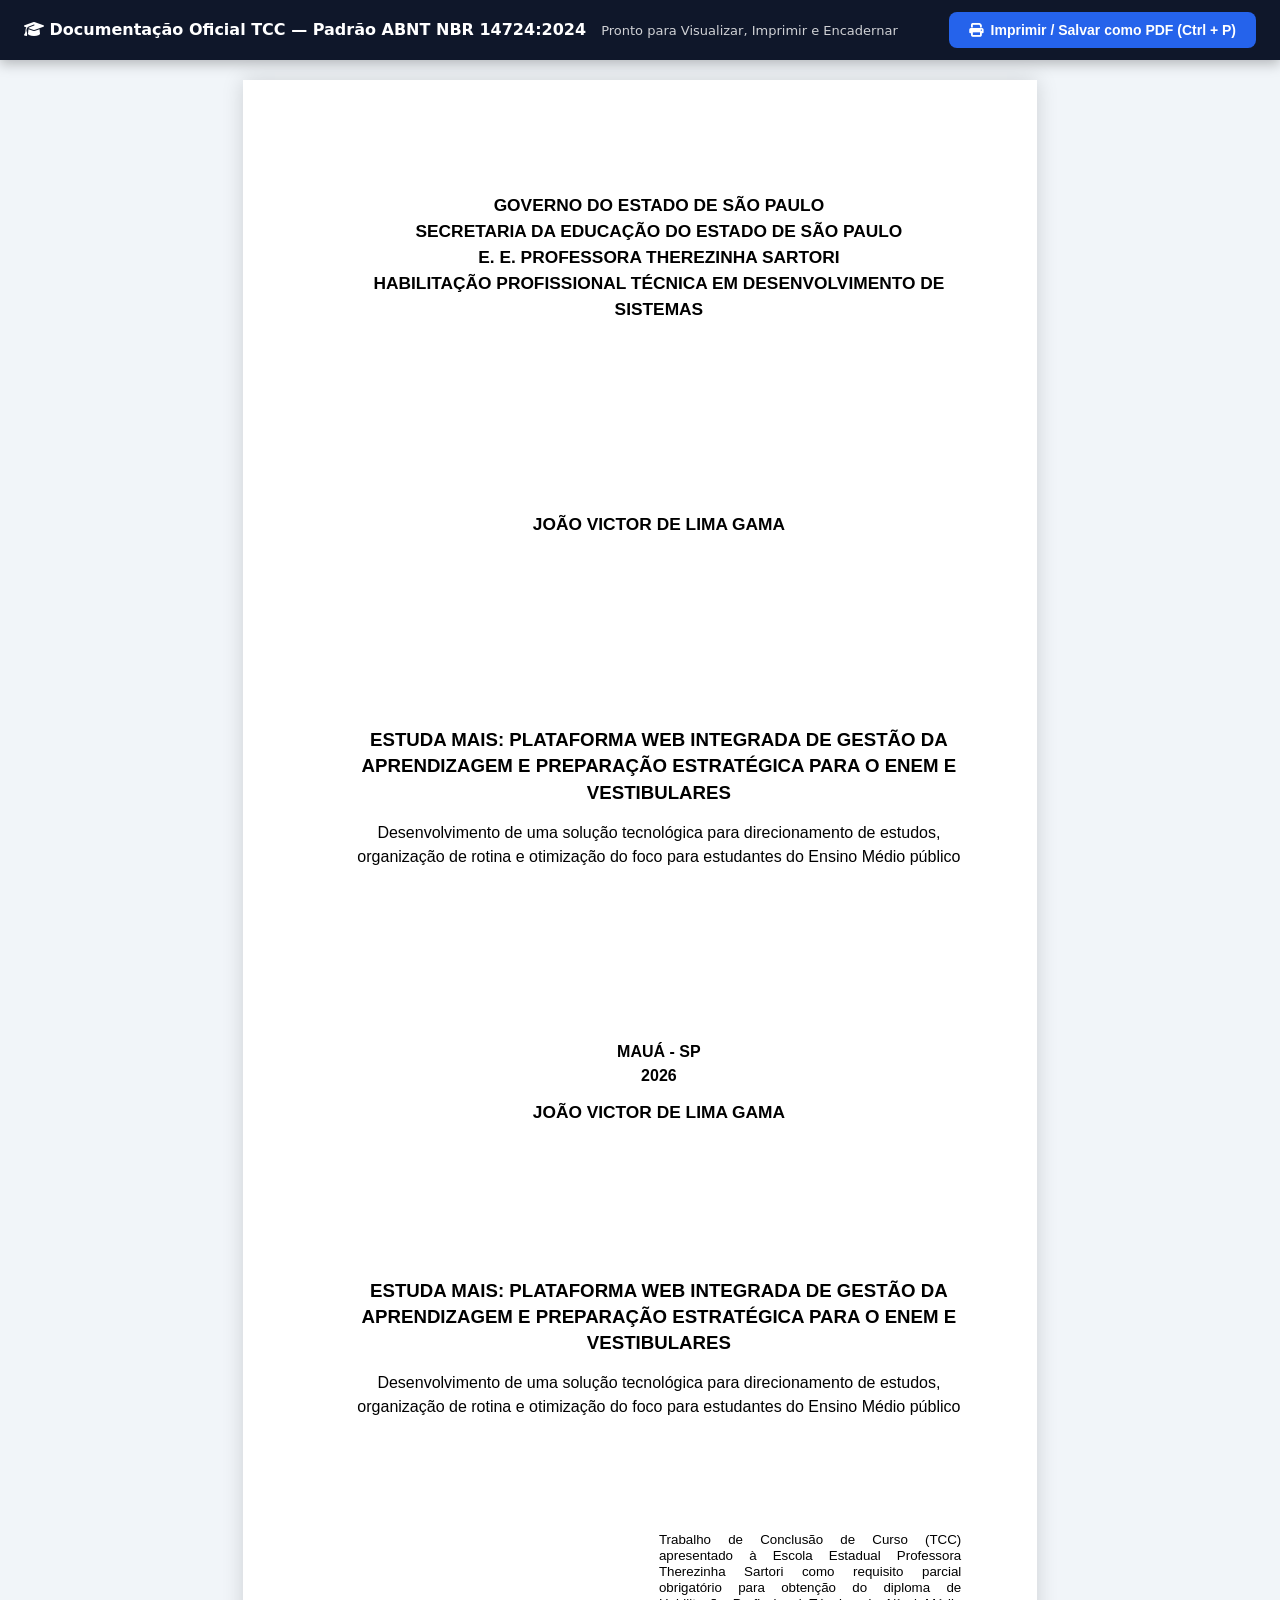
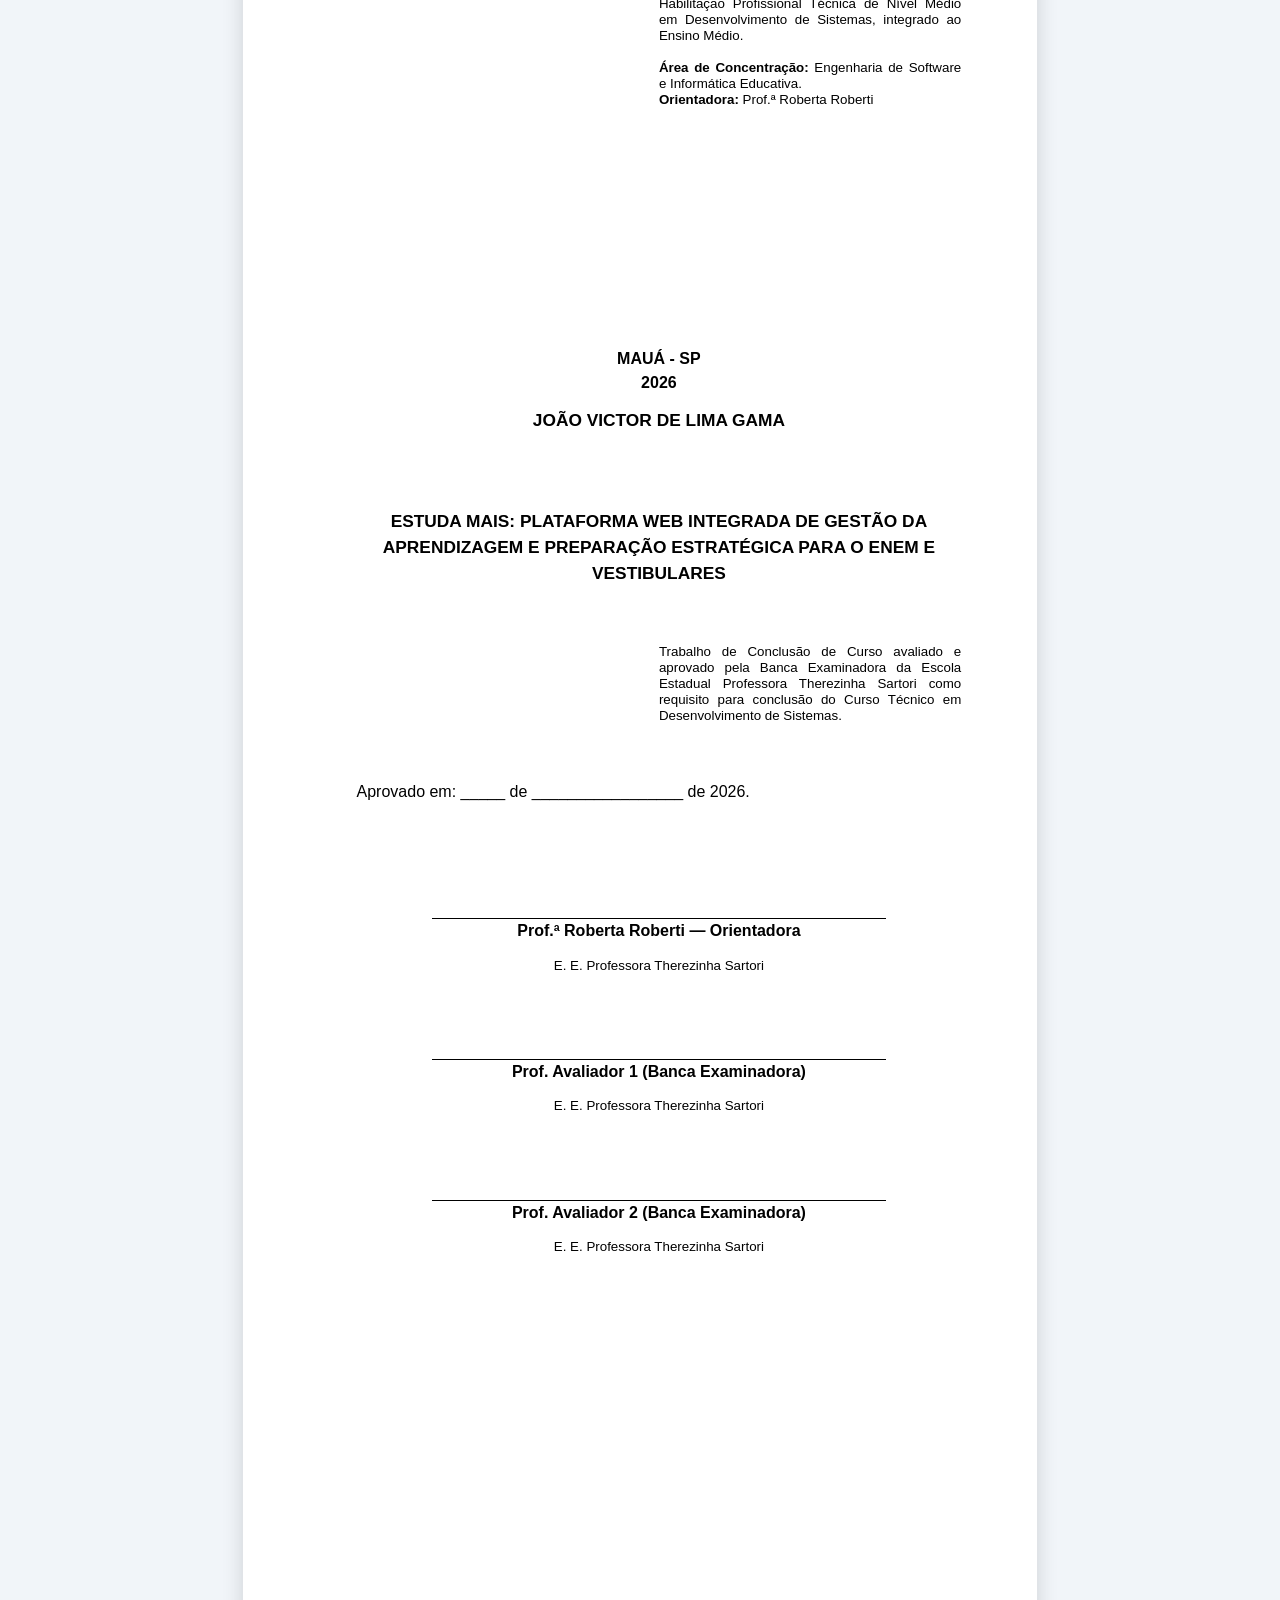
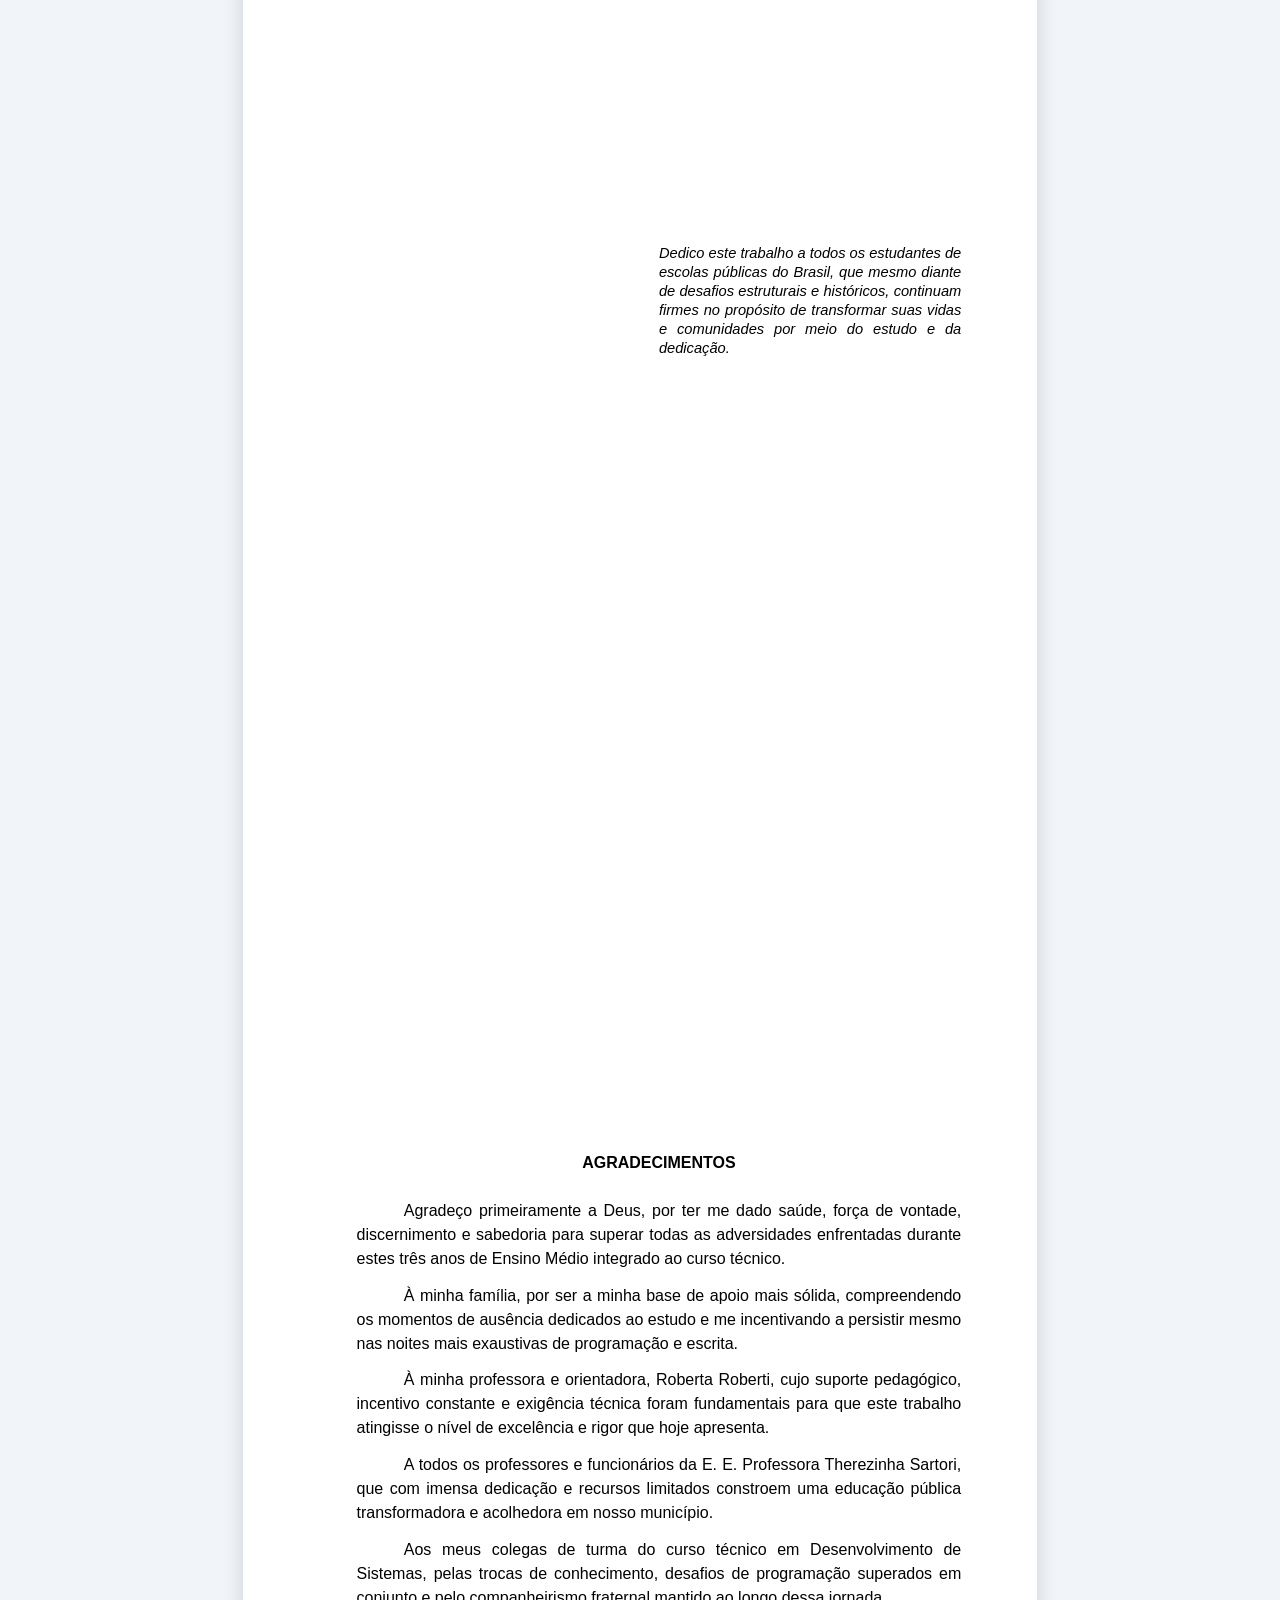
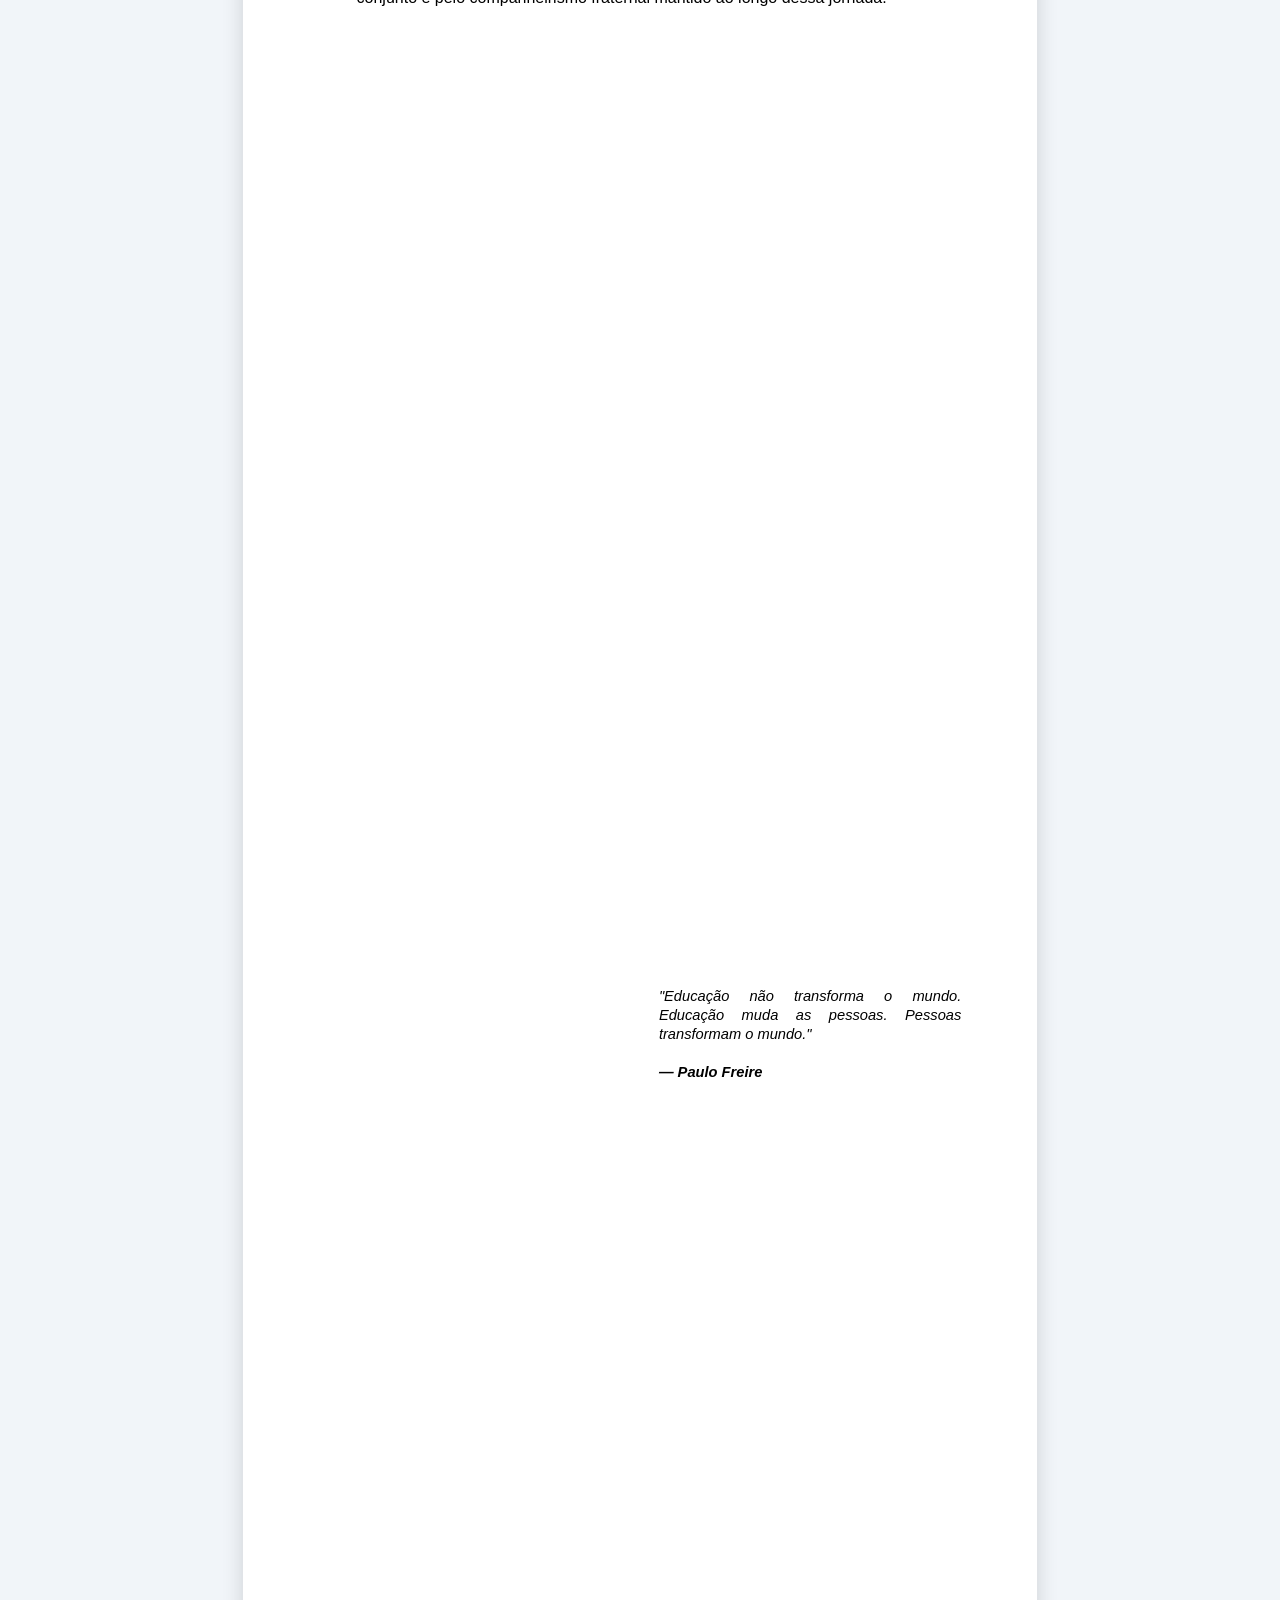
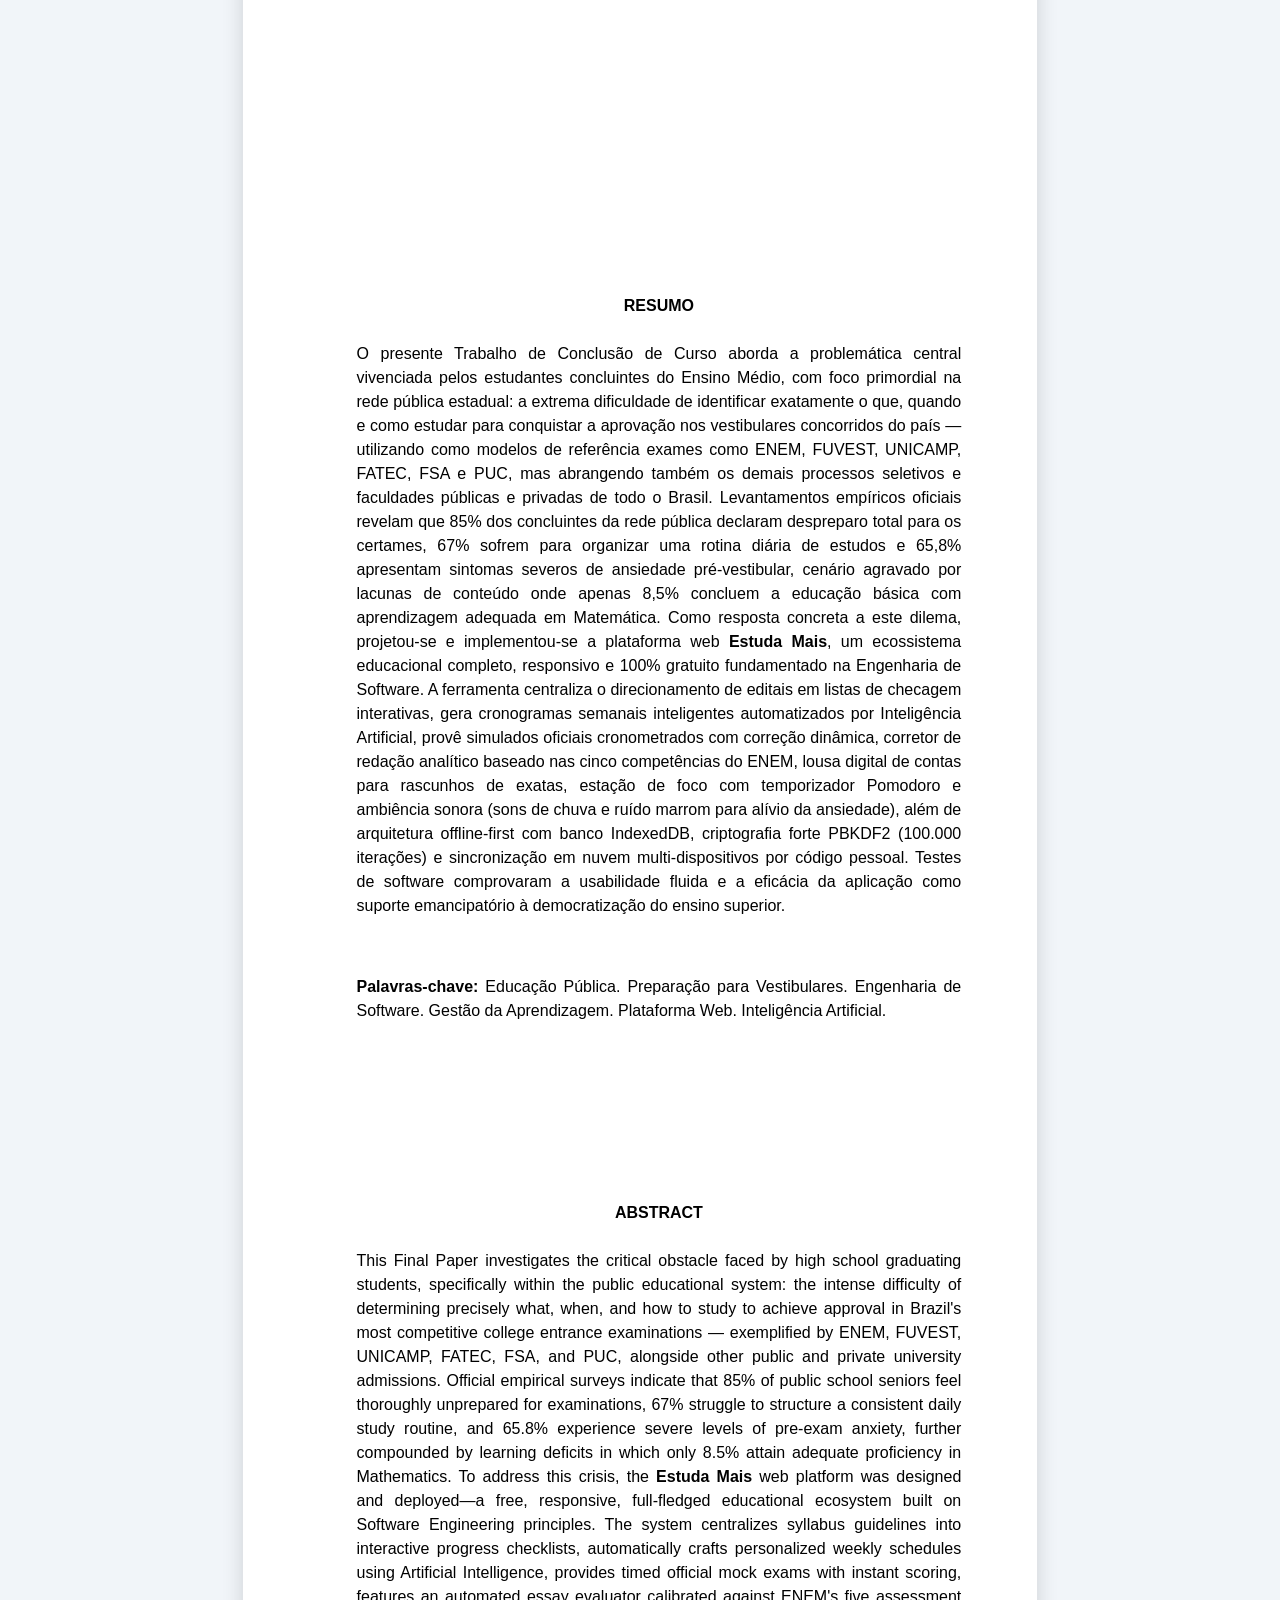
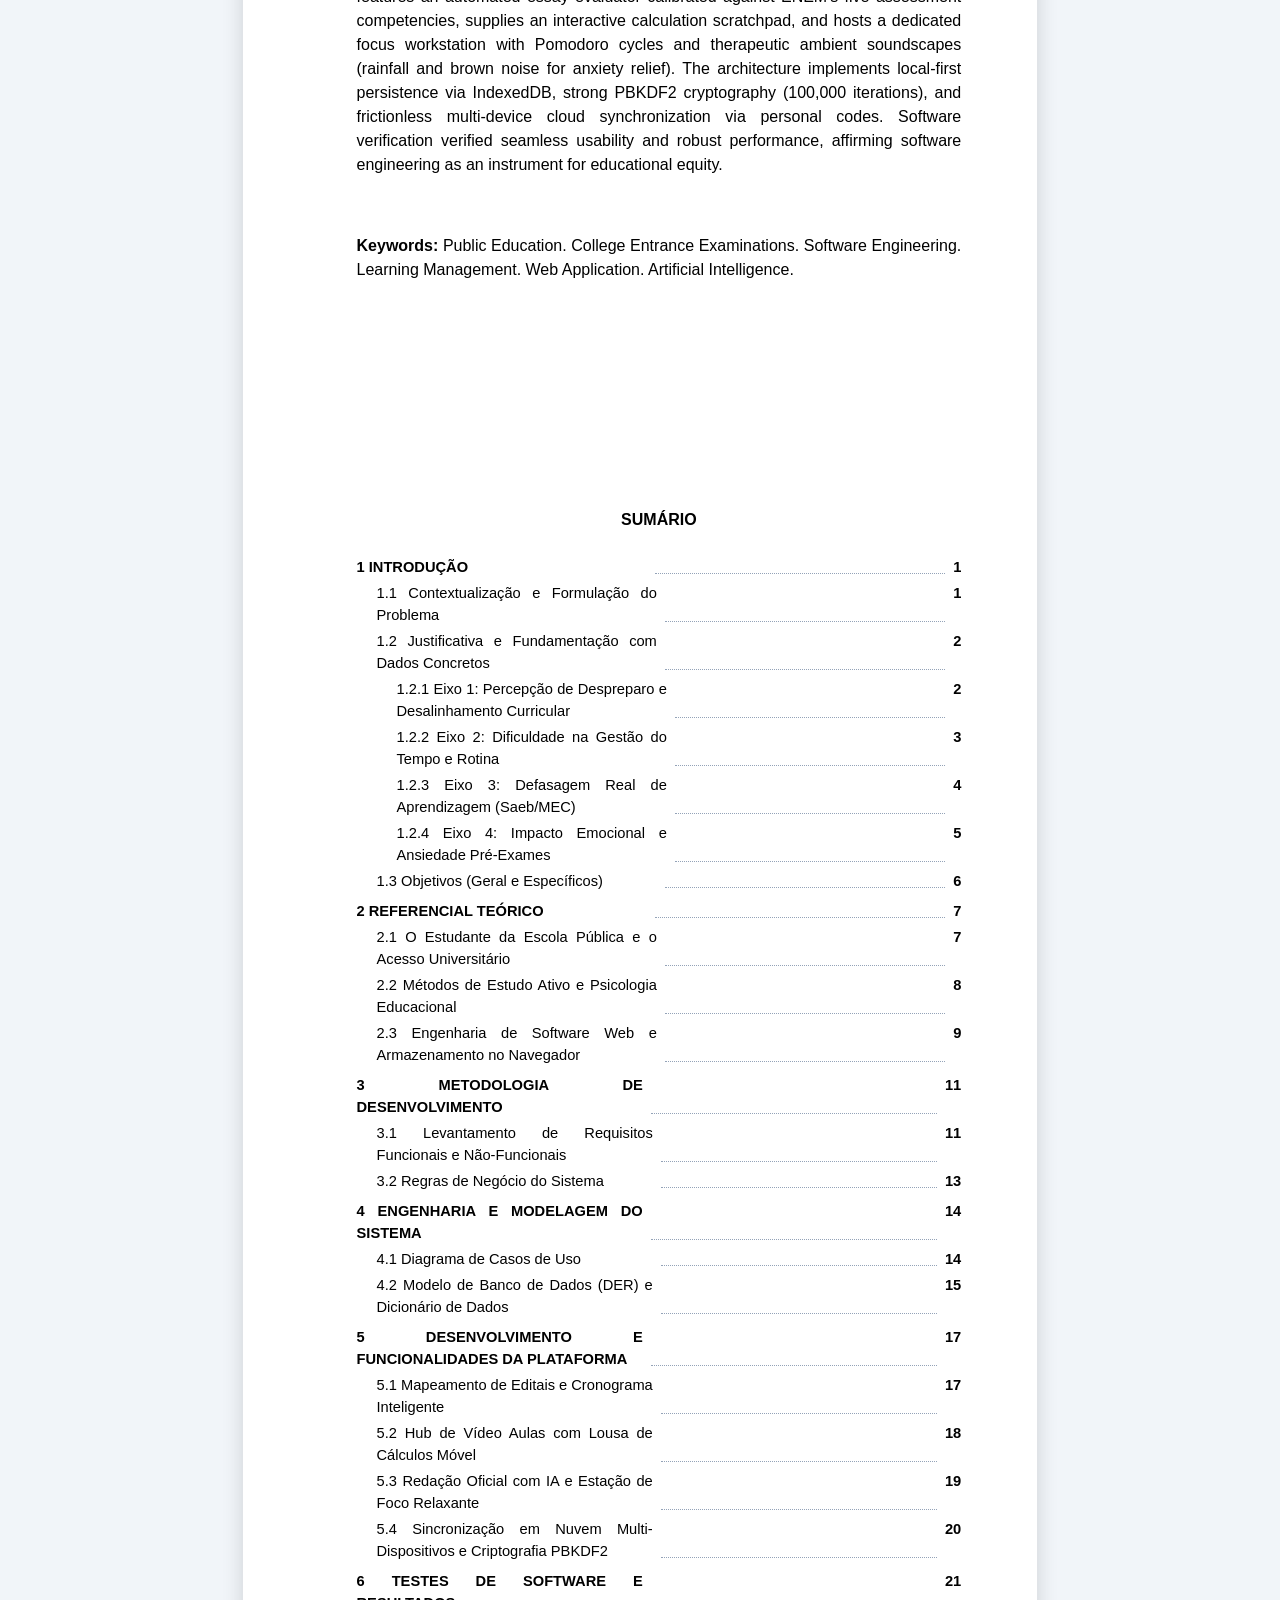
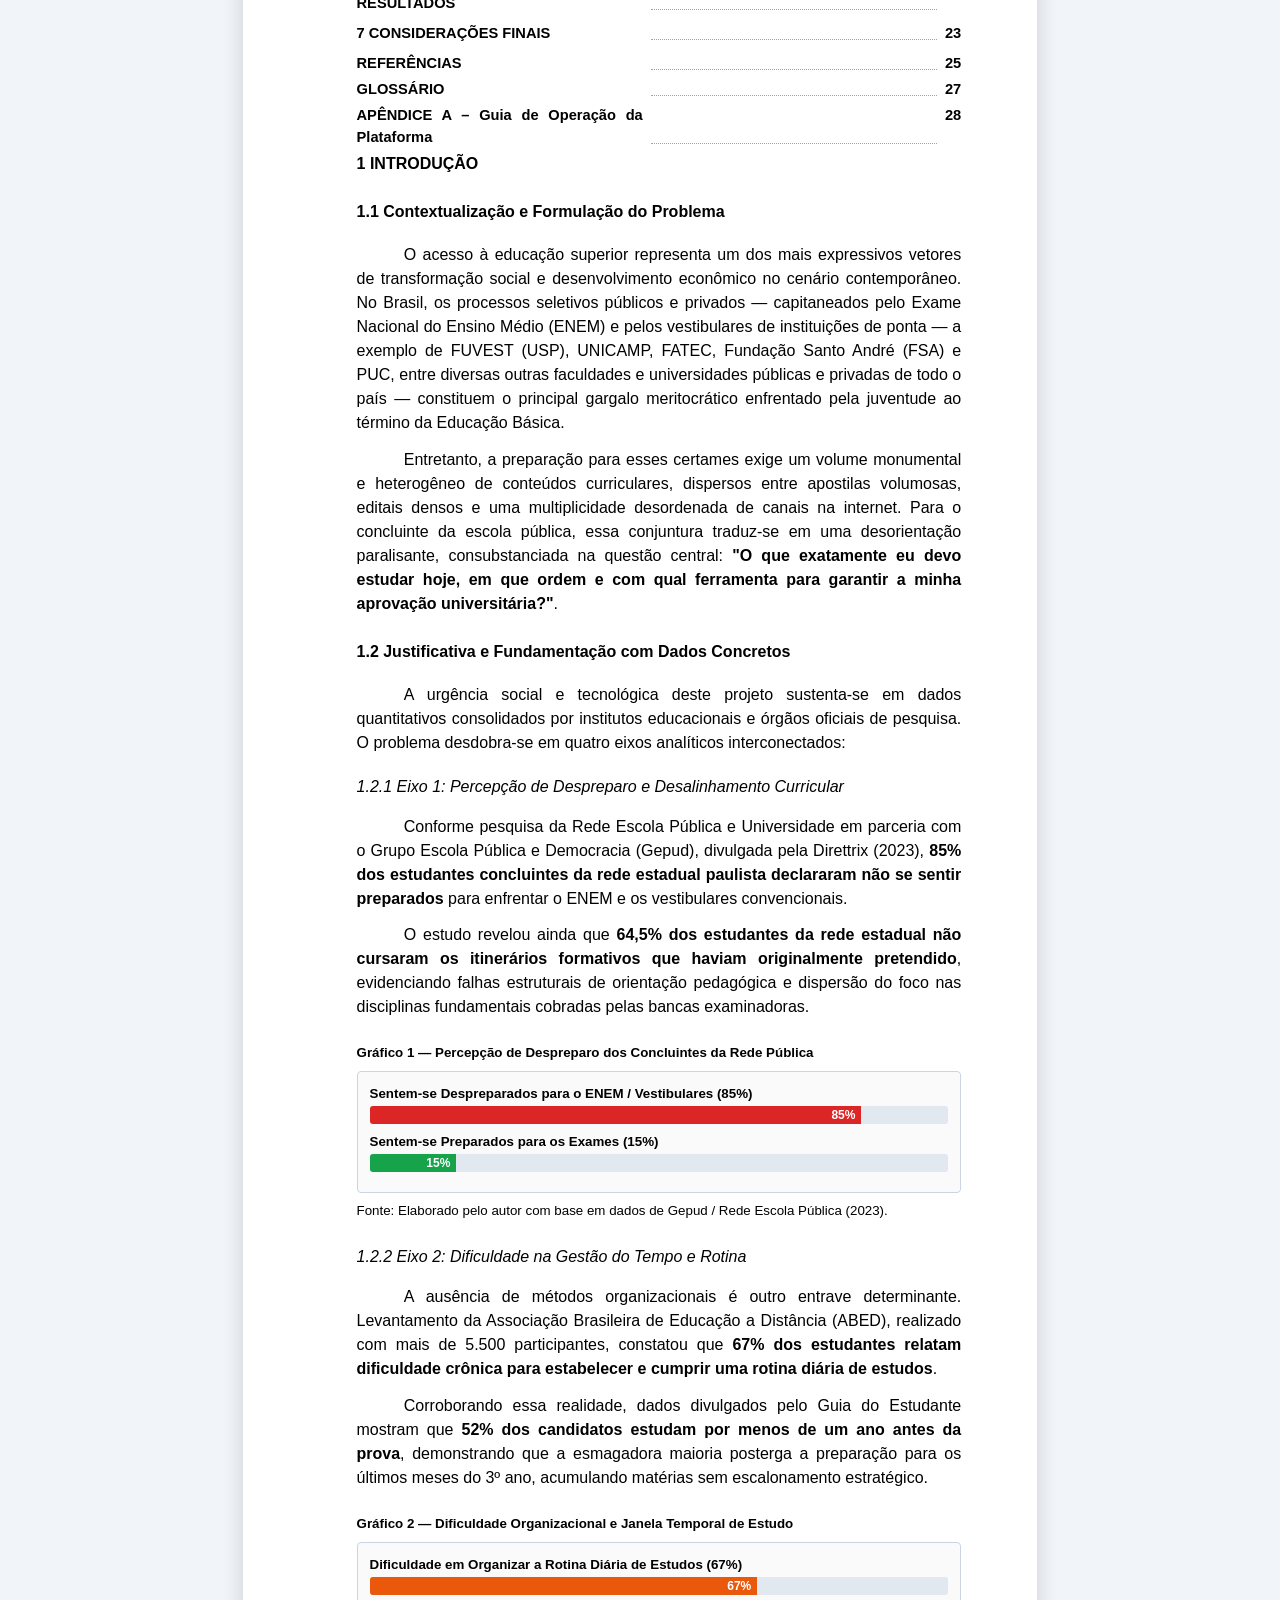
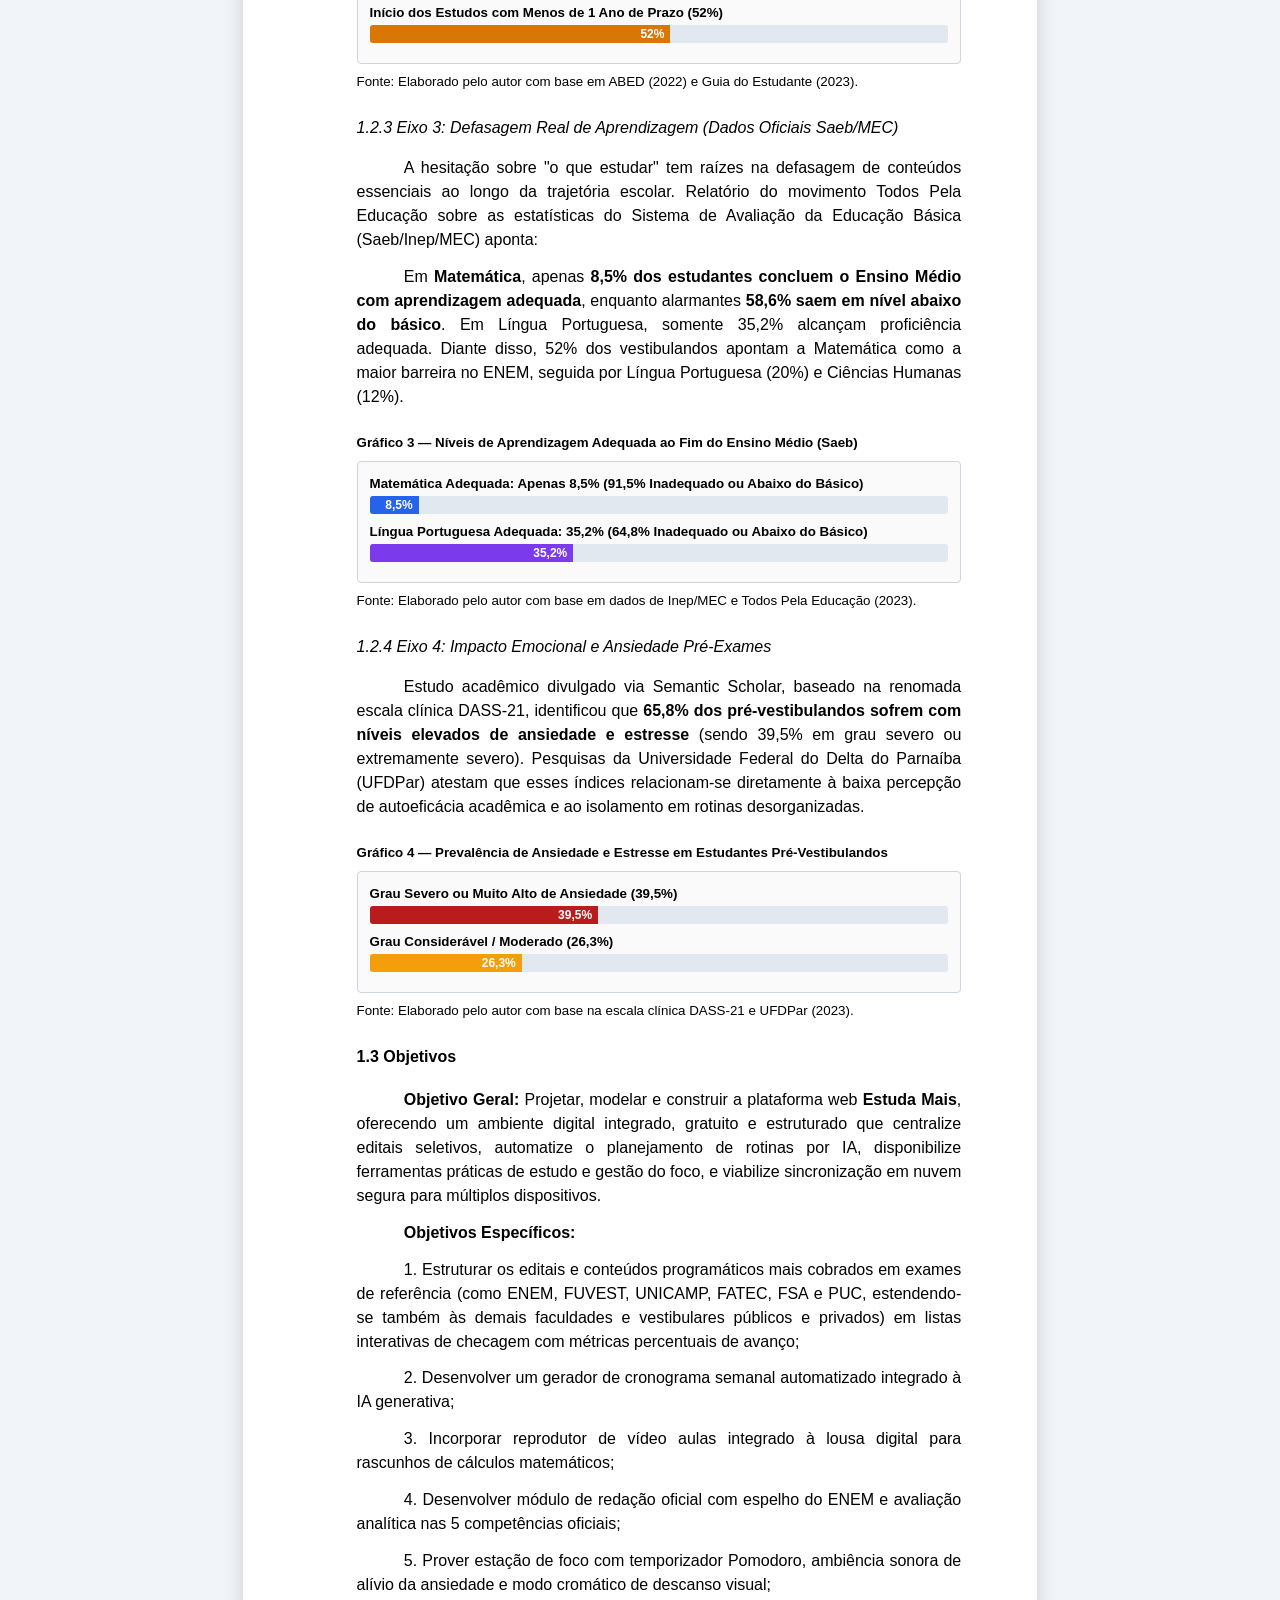
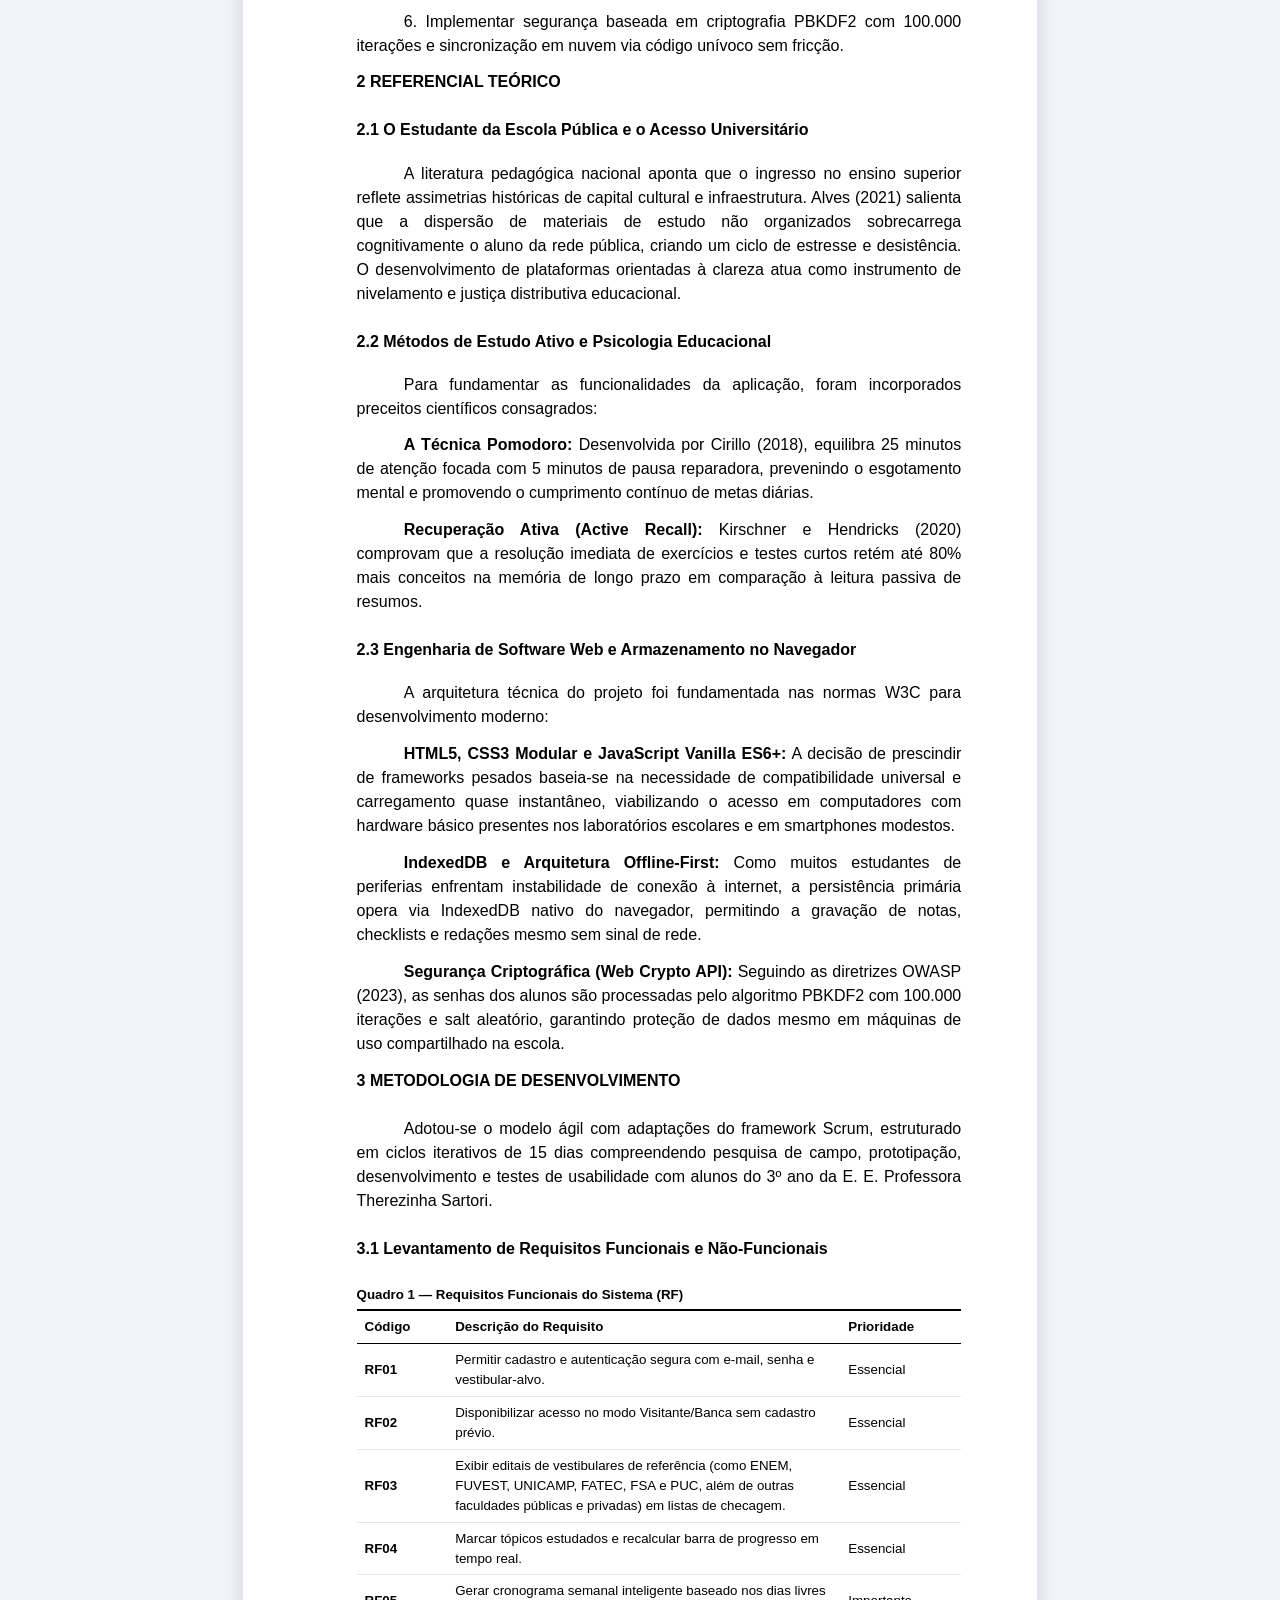
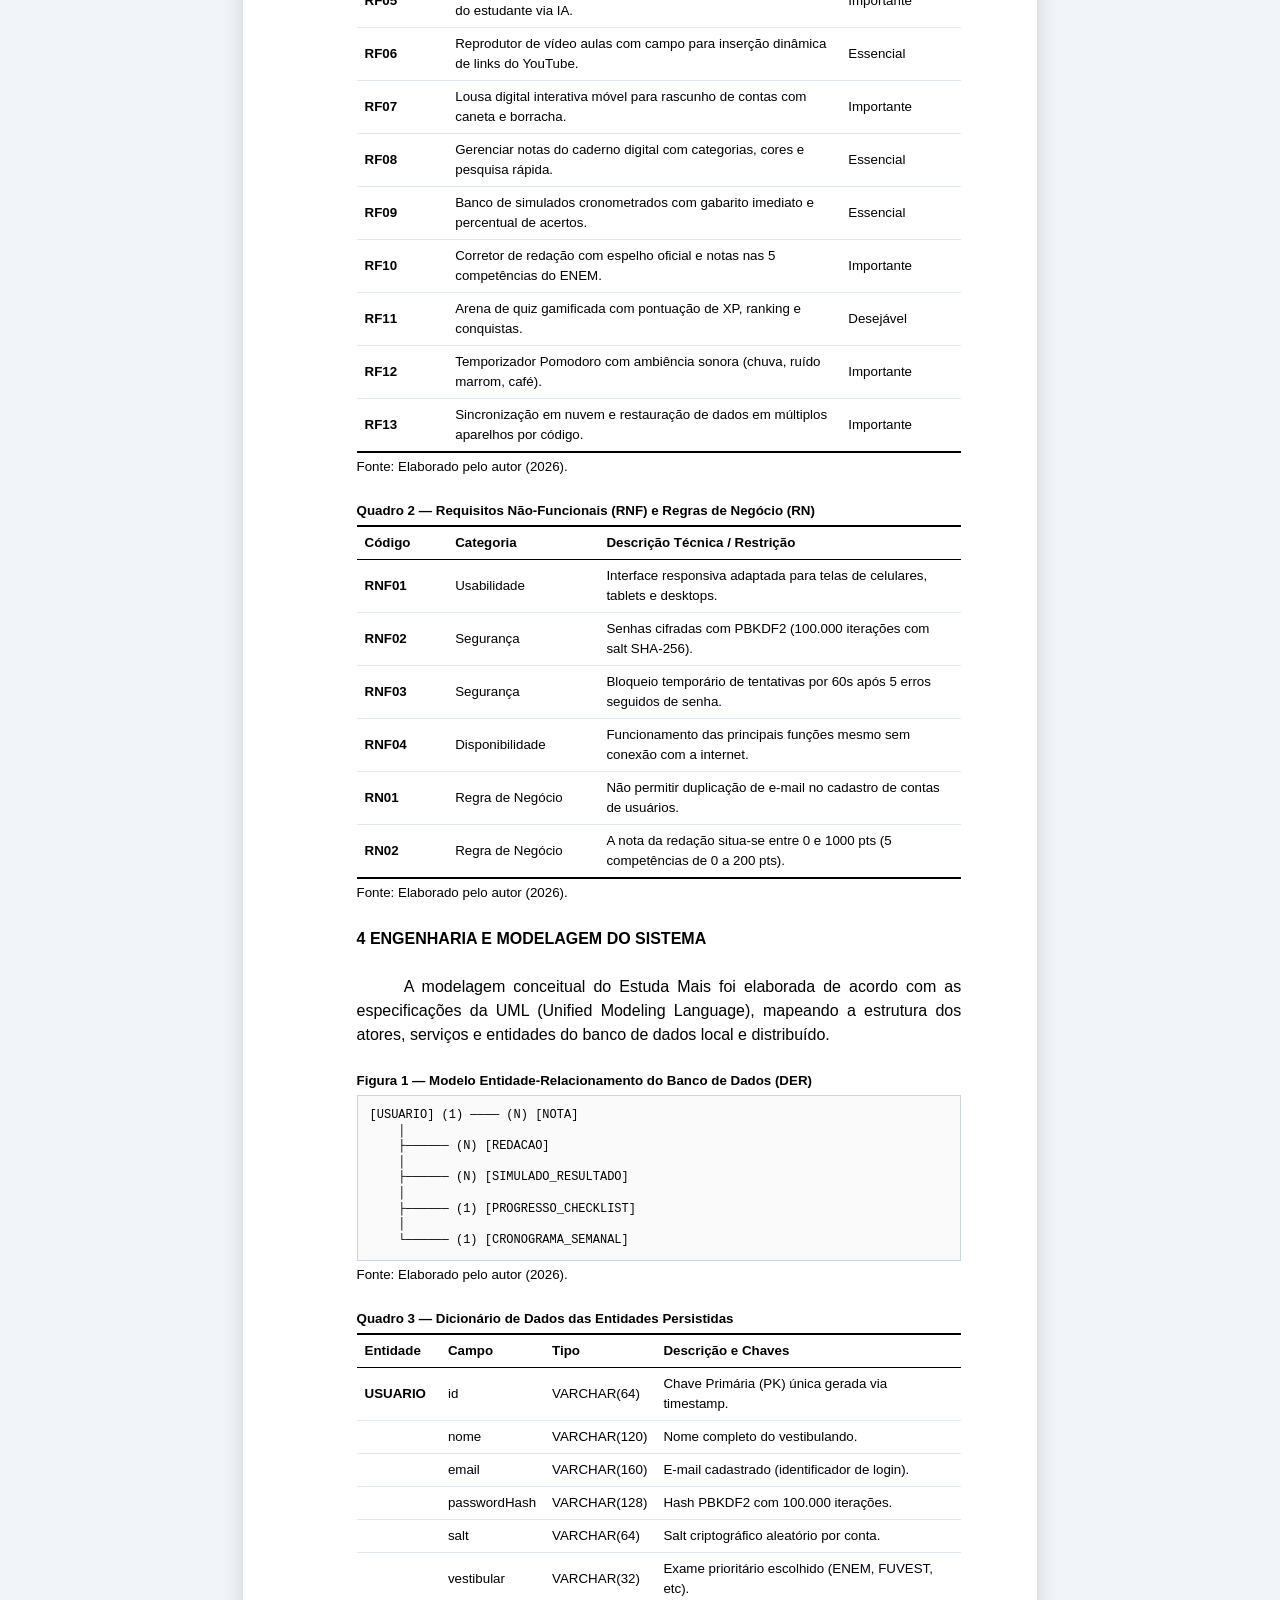
<file: documentacao_tcc_abnt.html>
﻿<!DOCTYPE html>
<html lang="pt-BR">
<head>
  <meta charset="UTF-8">
  <meta name="viewport" content="width=device-width, initial-scale=1.0">
  <title>Documentação TCC - Estuda Mais - João Victor de Lima Gama</title>
  <link rel="stylesheet" href="https://cdnjs.cloudflare.com/ajax/libs/font-awesome/6.4.0/css/all.min.css">
  <style>
    /* ===================================================
       REGRAS GERAIS DE FORMATAÇÃO ABNT NBR 14724:2024
       Tamanho do papel: A4 (210 x 297 mm)
       Margens: Superior e Esquerda: 3 cm | Inferior e Direita: 2 cm
       Fonte padrão: Arial ou Times New Roman 12 pt
       Espaçamento entrelinhas: 1,5
       Parágrafo: recuo de 1,25 cm na primeira linha
       Citações diretas longas: recuo de 4 cm, fonte 10 pt, espaço simples
       =================================================== */

    @page {
      size: A4;
      margin: 3cm 2cm 2cm 3cm;
      @top-right {
        content: counter(page);
        font-family: Arial, "Times New Roman", sans-serif;
        font-size: 10pt;
      }
    }

    * {
      box-sizing: border-box;
    }

    body {
      font-family: Arial, "Helvetica Neue", Helvetica, sans-serif;
      font-size: 12pt;
      line-height: 1.5;
      color: #000000;
      background-color: #f1f5f9;
      margin: 0;
      padding: 0;
      text-align: justify;
      text-justify: inter-word;
    }

    /* Barra Superior para Impressão na Tela (Não sai no PDF/Impressão) */
    .barra-impressao-tela {
      position: sticky;
      top: 0;
      left: 0;
      right: 0;
      background: #0f172a;
      color: #ffffff;
      padding: 12px 24px;
      display: flex;
      justify-content: space-between;
      align-items: center;
      z-index: 9999;
      box-shadow: 0 4px 12px rgba(0,0,0,0.25);
      font-family: system-ui, sans-serif;
    }

    .btn-imprimir {
      background: #2563eb;
      color: #ffffff;
      border: none;
      padding: 10px 20px;
      font-size: 14px;
      font-weight: bold;
      border-radius: 8px;
      cursor: pointer;
      display: inline-flex;
      align-items: center;
      gap: 8px;
      transition: background 0.2s;
    }
    .btn-imprimir:hover {
      background: #1d4ed8;
    }

    /* Container de Folhas A4 para visualização em tela */
    .documento-tcc {
      max-width: 21cm;
      margin: 20px auto 40px auto;
      background: #ffffff;
      padding: 3cm 2cm 2cm 3cm;
      box-shadow: 0 0 20px rgba(0,0,0,0.15);
    }

    /* Quebra de Página ABNT */
    .pagina-abnt {
      page-break-after: always;
      break-after: page;
      position: relative;
      min-height: 24cm;
    }

    .pagina-abnt:last-child {
      page-break-after: auto;
      break-after: auto;
    }

    /* Elementos Centrais e Títulos */
    .centro {
      text-align: center;
    }
    .direita {
      text-align: right;
    }
    .caixa-alta {
      text-transform: uppercase;
    }
    .negrito {
      font-weight: bold;
    }

    h1.titulo-secao-primaria {
      font-size: 12pt;
      font-weight: bold;
      text-transform: uppercase;
      margin-top: 0;
      margin-bottom: 1.5em;
      line-height: 1.5;
    }

    h2.titulo-secao-secundaria {
      font-size: 12pt;
      font-weight: bold;
      margin-top: 1.5em;
      margin-bottom: 1.2em;
      line-height: 1.5;
    }

    h3.titulo-secao-terciaria {
      font-size: 12pt;
      font-weight: normal;
      font-style: italic;
      margin-top: 1.2em;
      margin-bottom: 1em;
      line-height: 1.5;
    }

    p {
      margin-top: 0;
      margin-bottom: 0.8em;
      text-indent: 1.25cm;
    }

    .sem-recuo {
      text-indent: 0 !important;
    }

    /* Recuo da Natureza do Trabalho (Folha de Rosto e Aprovação) */
    .recuo-natureza {
      margin-left: 8cm;
      text-indent: 0;
      font-size: 10pt;
      line-height: 1.2;
      text-align: justify;
      margin-top: 3cm;
      margin-bottom: 3cm;
    }

    .epigrafe-bloco, .dedicatoria-bloco {
      margin-top: 14cm;
      margin-left: 8cm;
      text-indent: 0;
      font-style: italic;
      font-size: 11pt;
      line-height: 1.3;
    }

    /* Citações Diretas Longas (> 3 linhas) */
    .citacao-longa {
      margin-left: 4cm;
      margin-top: 1.2em;
      margin-bottom: 1.2em;
      font-size: 10pt;
      line-height: 1.2;
      text-indent: 0;
      text-align: justify;
    }

    /* Tabelas e Ilustrações ABNT / IBGE */
    .figura-bloco, .tabela-bloco {
      margin: 1.5em 0;
      text-align: center;
      page-break-inside: avoid;
    }

    .figura-titulo, .tabela-titulo {
      font-size: 10pt;
      font-weight: bold;
      text-align: left;
      margin-bottom: 4px;
    }

    .figura-fonte, .tabela-fonte {
      font-size: 10pt;
      text-align: left;
      margin-top: 4px;
      font-style: normal;
    }

    table.tabela-abnt {
      width: 100%;
      border-collapse: collapse;
      font-size: 10pt;
      margin: 0 auto;
      border-top: 2px solid #000;
      border-bottom: 2px solid #000;
    }

    table.tabela-abnt th {
      border-bottom: 1px solid #000;
      padding: 6px 8px;
      text-align: left;
      font-weight: bold;
    }

    table.tabela-abnt td {
      padding: 6px 8px;
      text-align: left;
      border-bottom: 1px solid #e2e8f0;
    }

    /* Gráficos em Barras Visuais Textuais */
    .grafico-visual-container {
      border: 1px solid #cbd5e1;
      border-radius: 4px;
      padding: 12px;
      background: #fafafa;
      margin: 8px 0;
      text-align: left;
    }

    .barra-item {
      margin-bottom: 8px;
    }
    .barra-rotulo {
      font-size: 10pt;
      font-weight: bold;
      margin-bottom: 2px;
    }
    .barra-trilho {
      background: #e2e8f0;
      height: 18px;
      border-radius: 3px;
      overflow: hidden;
      display: flex;
    }
    .barra-preenchimento {
      background: #1e3a8a;
      color: #fff;
      font-size: 9pt;
      font-weight: bold;
      display: flex;
      align-items: center;
      justify-content: flex-end;
      padding-right: 6px;
    }

    /* Sumário */
    .linha-sumario {
      display: flex;
      justify-content: space-between;
      margin-bottom: 4px;
      font-size: 11pt;
    }
    .linha-sumario .num-titulo {
      flex: 1;
      padding-right: 8px;
    }
    .linha-sumario .pontos {
      flex: 1;
      border-bottom: 1px dotted #94a3b8;
      margin-bottom: 4px;
    }
    .linha-sumario .num-pag {
      padding-left: 8px;
      font-weight: bold;
    }

    /* Regras de Mídia de Impressão */
    @media print {
      body {
        background: #ffffff;
      }
      .barra-impressao-tela {
        display: none !important;
      }
      .documento-tcc {
        max-width: 100%;
        margin: 0;
        padding: 0;
        box-shadow: none;
      }
      .pagina-abnt {
        page-break-after: always;
        break-after: page;
        min-height: auto;
      }
    }
  </style>
</head>
<body>

  <!-- Barra Fixa de Comando (Invisível na Impressão) -->
  <div class="barra-impressao-tela">
    <div>
      <strong><i class="fa-solid fa-graduation-cap"></i> Documentação Oficial TCC — Padrão ABNT NBR 14724:2024</strong>
      <span style="opacity: 0.8; font-size: 13px; margin-left: 10px;">Pronto para Visualizar, Imprimir e Encadernar</span>
    </div>
    <button class="btn-imprimir" onclick="window.print()">
      <i class="fa-solid fa-print"></i> Imprimir / Salvar como PDF (Ctrl + P)
    </button>
  </div>

  <div class="documento-tcc">

    <!-- ==========================================
         ELEMENTOS PRÉ-TEXTUAIS: CAPA (OBRIGATÓRIO)
         ========================================== -->
    <div class="pagina-abnt centro">
      <p class="sem-recuo negrito caixa-alta" style="font-size: 13pt;">
        GOVERNO DO ESTADO DE SÃO PAULO<br>
        SECRETARIA DA EDUCAÇÃO DO ESTADO DE SÃO PAULO<br>
        E. E. PROFESSORA THEREZINHA SARTORI<br>
        HABILITAÇÃO PROFISSIONAL TÉCNICA EM DESENVOLVIMENTO DE SISTEMAS
      </p>

      <div style="margin-top: 5cm;">
        <p class="sem-recuo negrito caixa-alta" style="font-size: 13pt;">JOÃO VICTOR DE LIMA GAMA</p>
      </div>

      <div style="margin-top: 5cm;">
        <p class="sem-recuo negrito caixa-alta" style="font-size: 14pt; line-height: 1.4;">
          ESTUDA MAIS: PLATAFORMA WEB INTEGRADA DE GESTÃO DA APRENDIZAGEM E PREPARAÇÃO ESTRATÉGICA PARA O ENEM E VESTIBULARES
        </p>
        <p class="sem-recuo" style="font-size: 12pt; margin-top: 8px;">
          Desenvolvimento de uma solução tecnológica para direcionamento de estudos, organização de rotina e otimização do foco para estudantes do Ensino Médio público
        </p>
      </div>

      <div style="position: absolute; bottom: 0; left: 0; right: 0;">
        <p class="sem-recuo negrito caixa-alta">MAUÁ - SP<br>2026</p>
      </div>
    </div>

    <!-- ==========================================
         FOLHA DE ROSTO (OBRIGATÓRIO)
         ========================================== -->
    <div class="pagina-abnt centro">
      <p class="sem-recuo negrito caixa-alta" style="font-size: 13pt;">JOÃO VICTOR DE LIMA GAMA</p>

      <div style="margin-top: 4cm;">
        <p class="sem-recuo negrito caixa-alta" style="font-size: 14pt; line-height: 1.4;">
          ESTUDA MAIS: PLATAFORMA WEB INTEGRADA DE GESTÃO DA APRENDIZAGEM E PREPARAÇÃO ESTRATÉGICA PARA O ENEM E VESTIBULARES
        </p>
        <p class="sem-recuo" style="font-size: 12pt; margin-top: 8px;">
          Desenvolvimento de uma solução tecnológica para direcionamento de estudos, organização de rotina e otimização do foco para estudantes do Ensino Médio público
        </p>
      </div>

      <div class="recuo-natureza">
        Trabalho de Conclusão de Curso (TCC) apresentado à Escola Estadual Professora Therezinha Sartori como requisito parcial obrigatório para obtenção do diploma de Habilitação Profissional Técnica de Nível Médio em Desenvolvimento de Sistemas, integrado ao Ensino Médio.<br><br>
        <strong>Área de Concentração:</strong> Engenharia de Software e Informática Educativa.<br>
        <strong>Orientadora:</strong> Prof.ª Roberta Roberti
      </div>

      <div style="position: absolute; bottom: 0; left: 0; right: 0;">
        <p class="sem-recuo negrito caixa-alta">MAUÁ - SP<br>2026</p>
      </div>
    </div>

    <!-- ==========================================
         FOLHA DE APROVAÇÃO (OBRIGATÓRIO)
         ========================================== -->
    <div class="pagina-abnt">
      <div class="centro">
        <p class="sem-recuo negrito caixa-alta" style="font-size: 13pt;">JOÃO VICTOR DE LIMA GAMA</p>
        <p class="sem-recuo negrito caixa-alta" style="font-size: 13pt; margin-top: 2cm;">
          ESTUDA MAIS: PLATAFORMA WEB INTEGRADA DE GESTÃO DA APRENDIZAGEM E PREPARAÇÃO ESTRATÉGICA PARA O ENEM E VESTIBULARES
        </p>
      </div>

      <div class="recuo-natureza" style="margin-top: 1.5cm; margin-bottom: 1.5cm;">
        Trabalho de Conclusão de Curso avaliado e aprovado pela Banca Examinadora da Escola Estadual Professora Therezinha Sartori como requisito para conclusão do Curso Técnico em Desenvolvimento de Sistemas.
      </div>

      <p class="sem-recuo" style="margin-top: 1cm;">Aprovado em: _____ de _________________ de 2026.</p>

      <div class="centro" style="margin-top: 3cm;">
        <p class="sem-recuo" style="border-top: 1px solid #000; width: 12cm; margin: 0 auto 0 auto;"></p>
        <p class="sem-recuo negrito">Prof.ª Roberta Roberti — Orientadora</p>
        <p class="sem-recuo" style="font-size: 10pt;">E. E. Professora Therezinha Sartori</p>

        <p class="sem-recuo" style="border-top: 1px solid #000; width: 12cm; margin: 2.2cm auto 0 auto;"></p>
        <p class="sem-recuo negrito">Prof. Avaliador 1 (Banca Examinadora)</p>
        <p class="sem-recuo" style="font-size: 10pt;">E. E. Professora Therezinha Sartori</p>

        <p class="sem-recuo" style="border-top: 1px solid #000; width: 12cm; margin: 2.2cm auto 0 auto;"></p>
        <p class="sem-recuo negrito">Prof. Avaliador 2 (Banca Examinadora)</p>
        <p class="sem-recuo" style="font-size: 10pt;">E. E. Professora Therezinha Sartori</p>
      </div>
    </div>

    <!-- ==========================================
         DEDICATÓRIA E AGRADECIMENTOS
         ========================================== -->
    <div class="pagina-abnt">
      <div class="dedicatoria-bloco">
        Dedico este trabalho a todos os estudantes de escolas públicas do Brasil, que mesmo diante de desafios estruturais e históricos, continuam firmes no propósito de transformar suas vidas e comunidades por meio do estudo e da dedicação.
      </div>
    </div>

    <div class="pagina-abnt">
      <h1 class="titulo-secao-primaria centro">AGRADECIMENTOS</h1>

      <p>Agradeço primeiramente a Deus, por ter me dado saúde, força de vontade, discernimento e sabedoria para superar todas as adversidades enfrentadas durante estes três anos de Ensino Médio integrado ao curso técnico.</p>

      <p>À minha família, por ser a minha base de apoio mais sólida, compreendendo os momentos de ausência dedicados ao estudo e me incentivando a persistir mesmo nas noites mais exaustivas de programação e escrita.</p>

      <p>À minha professora e orientadora, Roberta Roberti, cujo suporte pedagógico, incentivo constante e exigência técnica foram fundamentais para que este trabalho atingisse o nível de excelência e rigor que hoje apresenta.</p>

      <p>A todos os professores e funcionários da E. E. Professora Therezinha Sartori, que com imensa dedicação e recursos limitados constroem uma educação pública transformadora e acolhedora em nosso município.</p>

      <p>Aos meus colegas de turma do curso técnico em Desenvolvimento de Sistemas, pelas trocas de conhecimento, desafios de programação superados em conjunto e pelo companheirismo fraternal mantido ao longo dessa jornada.</p>
    </div>

    <!-- ==========================================
         EPÍGRAFE
         ========================================== -->
    <div class="pagina-abnt">
      <div class="epigrafe-bloco">
        "Educação não transforma o mundo. Educação muda as pessoas. Pessoas transformam o mundo."<br><br>
        <strong>— Paulo Freire</strong>
      </div>
    </div>

    <!-- ==========================================
         RESUMO (OBRIGATÓRIO)
         ========================================== -->
    <div class="pagina-abnt">
      <h1 class="titulo-secao-primaria centro">RESUMO</h1>

      <p class="sem-recuo">
        O presente Trabalho de Conclusão de Curso aborda a problemática central vivenciada pelos estudantes concluintes do Ensino Médio, com foco primordial na rede pública estadual: a extrema dificuldade de identificar exatamente o que, quando e como estudar para conquistar a aprovação nos vestibulares concorridos do país — utilizando como modelos de referência exames como ENEM, FUVEST, UNICAMP, FATEC, FSA e PUC, mas abrangendo também os demais processos seletivos e faculdades públicas e privadas de todo o Brasil. Levantamentos empíricos oficiais revelam que 85% dos concluintes da rede pública declaram despreparo total para os certames, 67% sofrem para organizar uma rotina diária de estudos e 65,8% apresentam sintomas severos de ansiedade pré-vestibular, cenário agravado por lacunas de conteúdo onde apenas 8,5% concluem a educação básica com aprendizagem adequada em Matemática. Como resposta concreta a este dilema, projetou-se e implementou-se a plataforma web <strong>Estuda Mais</strong>, um ecossistema educacional completo, responsivo e 100% gratuito fundamentado na Engenharia de Software. A ferramenta centraliza o direcionamento de editais em listas de checagem interativas, gera cronogramas semanais inteligentes automatizados por Inteligência Artificial, provê simulados oficiais cronometrados com correção dinâmica, corretor de redação analítico baseado nas cinco competências do ENEM, lousa digital de contas para rascunhos de exatas, estação de foco com temporizador Pomodoro e ambiência sonora (sons de chuva e ruído marrom para alívio da ansiedade), além de arquitetura offline-first com banco IndexedDB, criptografia forte PBKDF2 (100.000 iterações) e sincronização em nuvem multi-dispositivos por código pessoal. Testes de software comprovaram a usabilidade fluida e a eficácia da aplicação como suporte emancipatório à democratização do ensino superior.
      </p>

      <p class="sem-recuo" style="margin-top: 1.5cm;">
        <strong>Palavras-chave:</strong> Educação Pública. Preparação para Vestibulares. Engenharia de Software. Gestão da Aprendizagem. Plataforma Web. Inteligência Artificial.
      </p>
    </div>

    <!-- ==========================================
         ABSTRACT (OBRIGATÓRIO)
         ========================================== -->
    <div class="pagina-abnt">
      <h1 class="titulo-secao-primaria centro">ABSTRACT</h1>

      <p class="sem-recuo">
        This Final Paper investigates the critical obstacle faced by high school graduating students, specifically within the public educational system: the intense difficulty of determining precisely what, when, and how to study to achieve approval in Brazil's most competitive college entrance examinations — exemplified by ENEM, FUVEST, UNICAMP, FATEC, FSA, and PUC, alongside other public and private university admissions. Official empirical surveys indicate that 85% of public school seniors feel thoroughly unprepared for examinations, 67% struggle to structure a consistent daily study routine, and 65.8% experience severe levels of pre-exam anxiety, further compounded by learning deficits in which only 8.5% attain adequate proficiency in Mathematics. To address this crisis, the <strong>Estuda Mais</strong> web platform was designed and deployed—a free, responsive, full-fledged educational ecosystem built on Software Engineering principles. The system centralizes syllabus guidelines into interactive progress checklists, automatically crafts personalized weekly schedules using Artificial Intelligence, provides timed official mock exams with instant scoring, features an automated essay evaluator calibrated against ENEM's five assessment competencies, supplies an interactive calculation scratchpad, and hosts a dedicated focus workstation with Pomodoro cycles and therapeutic ambient soundscapes (rainfall and brown noise for anxiety relief). The architecture implements local-first persistence via IndexedDB, strong PBKDF2 cryptography (100,000 iterations), and frictionless multi-device cloud synchronization via personal codes. Software verification verified seamless usability and robust performance, affirming software engineering as an instrument for educational equity.
      </p>

      <p class="sem-recuo" style="margin-top: 1.5cm;">
        <strong>Keywords:</strong> Public Education. College Entrance Examinations. Software Engineering. Learning Management. Web Application. Artificial Intelligence.
      </p>
    </div>

    <!-- ==========================================
         SUMÁRIO (OBRIGATÓRIO)
         ========================================== -->
    <div class="pagina-abnt">
      <h1 class="titulo-secao-primaria centro">SUMÁRIO</h1>

      <div class="linha-sumario negrito">
        <span class="num-titulo">1 INTRODUÇÃO</span>
        <span class="pontos"></span>
        <span class="num-pag">1</span>
      </div>
      <div class="linha-sumario" style="padding-left: 20px;">
        <span class="num-titulo">1.1 Contextualização e Formulação do Problema</span>
        <span class="pontos"></span>
        <span class="num-pag">1</span>
      </div>
      <div class="linha-sumario" style="padding-left: 20px;">
        <span class="num-titulo">1.2 Justificativa e Fundamentação com Dados Concretos</span>
        <span class="pontos"></span>
        <span class="num-pag">2</span>
      </div>
      <div class="linha-sumario" style="padding-left: 40px;">
        <span class="num-titulo">1.2.1 Eixo 1: Percepção de Despreparo e Desalinhamento Curricular</span>
        <span class="pontos"></span>
        <span class="num-pag">2</span>
      </div>
      <div class="linha-sumario" style="padding-left: 40px;">
        <span class="num-titulo">1.2.2 Eixo 2: Dificuldade na Gestão do Tempo e Rotina</span>
        <span class="pontos"></span>
        <span class="num-pag">3</span>
      </div>
      <div class="linha-sumario" style="padding-left: 40px;">
        <span class="num-titulo">1.2.3 Eixo 3: Defasagem Real de Aprendizagem (Saeb/MEC)</span>
        <span class="pontos"></span>
        <span class="num-pag">4</span>
      </div>
      <div class="linha-sumario" style="padding-left: 40px;">
        <span class="num-titulo">1.2.4 Eixo 4: Impacto Emocional e Ansiedade Pré-Exames</span>
        <span class="pontos"></span>
        <span class="num-pag">5</span>
      </div>
      <div class="linha-sumario" style="padding-left: 20px;">
        <span class="num-titulo">1.3 Objetivos (Geral e Específicos)</span>
        <span class="pontos"></span>
        <span class="num-pag">6</span>
      </div>

      <div class="linha-sumario negrito" style="margin-top: 8px;">
        <span class="num-titulo">2 REFERENCIAL TEÓRICO</span>
        <span class="pontos"></span>
        <span class="num-pag">7</span>
      </div>
      <div class="linha-sumario" style="padding-left: 20px;">
        <span class="num-titulo">2.1 O Estudante da Escola Pública e o Acesso Universitário</span>
        <span class="pontos"></span>
        <span class="num-pag">7</span>
      </div>
      <div class="linha-sumario" style="padding-left: 20px;">
        <span class="num-titulo">2.2 Métodos de Estudo Ativo e Psicologia Educacional</span>
        <span class="pontos"></span>
        <span class="num-pag">8</span>
      </div>
      <div class="linha-sumario" style="padding-left: 20px;">
        <span class="num-titulo">2.3 Engenharia de Software Web e Armazenamento no Navegador</span>
        <span class="pontos"></span>
        <span class="num-pag">9</span>
      </div>

      <div class="linha-sumario negrito" style="margin-top: 8px;">
        <span class="num-titulo">3 METODOLOGIA DE DESENVOLVIMENTO</span>
        <span class="pontos"></span>
        <span class="num-pag">11</span>
      </div>
      <div class="linha-sumario" style="padding-left: 20px;">
        <span class="num-titulo">3.1 Levantamento de Requisitos Funcionais e Não-Funcionais</span>
        <span class="pontos"></span>
        <span class="num-pag">11</span>
      </div>
      <div class="linha-sumario" style="padding-left: 20px;">
        <span class="num-titulo">3.2 Regras de Negócio do Sistema</span>
        <span class="pontos"></span>
        <span class="num-pag">13</span>
      </div>

      <div class="linha-sumario negrito" style="margin-top: 8px;">
        <span class="num-titulo">4 ENGENHARIA E MODELAGEM DO SISTEMA</span>
        <span class="pontos"></span>
        <span class="num-pag">14</span>
      </div>
      <div class="linha-sumario" style="padding-left: 20px;">
        <span class="num-titulo">4.1 Diagrama de Casos de Uso</span>
        <span class="pontos"></span>
        <span class="num-pag">14</span>
      </div>
      <div class="linha-sumario" style="padding-left: 20px;">
        <span class="num-titulo">4.2 Modelo de Banco de Dados (DER) e Dicionário de Dados</span>
        <span class="pontos"></span>
        <span class="num-pag">15</span>
      </div>

      <div class="linha-sumario negrito" style="margin-top: 8px;">
        <span class="num-titulo">5 DESENVOLVIMENTO E FUNCIONALIDADES DA PLATAFORMA</span>
        <span class="pontos"></span>
        <span class="num-pag">17</span>
      </div>
      <div class="linha-sumario" style="padding-left: 20px;">
        <span class="num-titulo">5.1 Mapeamento de Editais e Cronograma Inteligente</span>
        <span class="pontos"></span>
        <span class="num-pag">17</span>
      </div>
      <div class="linha-sumario" style="padding-left: 20px;">
        <span class="num-titulo">5.2 Hub de Vídeo Aulas com Lousa de Cálculos Móvel</span>
        <span class="pontos"></span>
        <span class="num-pag">18</span>
      </div>
      <div class="linha-sumario" style="padding-left: 20px;">
        <span class="num-titulo">5.3 Redação Oficial com IA e Estação de Foco Relaxante</span>
        <span class="pontos"></span>
        <span class="num-pag">19</span>
      </div>
      <div class="linha-sumario" style="padding-left: 20px;">
        <span class="num-titulo">5.4 Sincronização em Nuvem Multi-Dispositivos e Criptografia PBKDF2</span>
        <span class="pontos"></span>
        <span class="num-pag">20</span>
      </div>

      <div class="linha-sumario negrito" style="margin-top: 8px;">
        <span class="num-titulo">6 TESTES DE SOFTWARE E RESULTADOS</span>
        <span class="pontos"></span>
        <span class="num-pag">21</span>
      </div>

      <div class="linha-sumario negrito" style="margin-top: 8px;">
        <span class="num-titulo">7 CONSIDERAÇÕES FINAIS</span>
        <span class="pontos"></span>
        <span class="num-pag">23</span>
      </div>

      <div class="linha-sumario negrito" style="margin-top: 8px;">
        <span class="num-titulo">REFERÊNCIAS</span>
        <span class="pontos"></span>
        <span class="num-pag">25</span>
      </div>
      <div class="linha-sumario negrito">
        <span class="num-titulo">GLOSSÁRIO</span>
        <span class="pontos"></span>
        <span class="num-pag">27</span>
      </div>
      <div class="linha-sumario negrito">
        <span class="num-titulo">APÊNDICE A – Guia de Operação da Plataforma</span>
        <span class="pontos"></span>
        <span class="num-pag">28</span>
      </div>
    </div>

    <!-- ==========================================
         ELEMENTOS TEXTUAIS: CAPÍTULO 1 - INTRODUÇÃO
         ========================================== -->
    <div class="pagina-abnt">
      <h1 class="titulo-secao-primaria">1 INTRODUÇÃO</h1>

      <h2 class="titulo-secao-secundaria">1.1 Contextualização e Formulação do Problema</h2>

      <p>
        O acesso à educação superior representa um dos mais expressivos vetores de transformação social e desenvolvimento econômico no cenário contemporâneo. No Brasil, os processos seletivos públicos e privados — capitaneados pelo Exame Nacional do Ensino Médio (ENEM) e pelos vestibulares de instituições de ponta — a exemplo de FUVEST (USP), UNICAMP, FATEC, Fundação Santo André (FSA) e PUC, entre diversas outras faculdades e universidades públicas e privadas de todo o país — constituem o principal gargalo meritocrático enfrentado pela juventude ao término da Educação Básica.
      </p>

      <p>
        Entretanto, a preparação para esses certames exige um volume monumental e heterogêneo de conteúdos curriculares, dispersos entre apostilas volumosas, editais densos e uma multiplicidade desordenada de canais na internet. Para o concluinte da escola pública, essa conjuntura traduz-se em uma desorientação paralisante, consubstanciada na questão central: <strong>"O que exatamente eu devo estudar hoje, em que ordem e com qual ferramenta para garantir a minha aprovação universitária?"</strong>.
      </p>

      <h2 class="titulo-secao-secundaria">1.2 Justificativa e Fundamentação com Dados Concretos</h2>

      <p>
        A urgência social e tecnológica deste projeto sustenta-se em dados quantitativos consolidados por institutos educacionais e órgãos oficiais de pesquisa. O problema desdobra-se em quatro eixos analíticos interconectados:
      </p>

      <h3 class="titulo-secao-terciaria">1.2.1 Eixo 1: Percepção de Despreparo e Desalinhamento Curricular</h3>

      <p>
        Conforme pesquisa da Rede Escola Pública e Universidade em parceria com o Grupo Escola Pública e Democracia (Gepud), divulgada pela Direttrix (2023), <strong>85% dos estudantes concluintes da rede estadual paulista declararam não se sentir preparados</strong> para enfrentar o ENEM e os vestibulares convencionais.
      </p>

      <p>
        O estudo revelou ainda que <strong>64,5% dos estudantes da rede estadual não cursaram os itinerários formativos que haviam originalmente pretendido</strong>, evidenciando falhas estruturais de orientação pedagógica e dispersão do foco nas disciplinas fundamentais cobradas pelas bancas examinadoras.
      </p>

      <div class="figura-bloco">
        <div class="figura-titulo">Gráfico 1 — Percepção de Despreparo dos Concluintes da Rede Pública</div>
        <div class="grafico-visual-container">
          <div class="barra-item">
            <div class="barra-rotulo">Sentem-se Despreparados para o ENEM / Vestibulares (85%)</div>
            <div class="barra-trilho">
              <div class="barra-preenchimento" style="width: 85%; background: #dc2626;">85%</div>
            </div>
          </div>
          <div class="barra-item">
            <div class="barra-rotulo">Sentem-se Preparados para os Exames (15%)</div>
            <div class="barra-trilho">
              <div class="barra-preenchimento" style="width: 15%; background: #16a34a;">15%</div>
            </div>
          </div>
        </div>
        <div class="figura-fonte">Fonte: Elaborado pelo autor com base em dados de Gepud / Rede Escola Pública (2023).</div>
      </div>

      <h3 class="titulo-secao-terciaria">1.2.2 Eixo 2: Dificuldade na Gestão do Tempo e Rotina</h3>

      <p>
        A ausência de métodos organizacionais é outro entrave determinante. Levantamento da Associação Brasileira de Educação a Distância (ABED), realizado com mais de 5.500 participantes, constatou que <strong>67% dos estudantes relatam dificuldade crônica para estabelecer e cumprir uma rotina diária de estudos</strong>.
      </p>

      <p>
        Corroborando essa realidade, dados divulgados pelo Guia do Estudante mostram que <strong>52% dos candidatos estudam por menos de um ano antes da prova</strong>, demonstrando que a esmagadora maioria posterga a preparação para os últimos meses do 3º ano, acumulando matérias sem escalonamento estratégico.
      </p>

      <div class="figura-bloco">
        <div class="figura-titulo">Gráfico 2 — Dificuldade Organizacional e Janela Temporal de Estudo</div>
        <div class="grafico-visual-container">
          <div class="barra-item">
            <div class="barra-rotulo">Dificuldade em Organizar a Rotina Diária de Estudos (67%)</div>
            <div class="barra-trilho">
              <div class="barra-preenchimento" style="width: 67%; background: #ea580c;">67%</div>
            </div>
          </div>
          <div class="barra-item">
            <div class="barra-rotulo">Início dos Estudos com Menos de 1 Ano de Prazo (52%)</div>
            <div class="barra-trilho">
              <div class="barra-preenchimento" style="width: 52%; background: #d97706;">52%</div>
            </div>
          </div>
        </div>
        <div class="figura-fonte">Fonte: Elaborado pelo autor com base em ABED (2022) e Guia do Estudante (2023).</div>
      </div>
    </div>

    <!-- PÁGINA: CONTINUAÇÃO JUSTIFICATIVA E OBJETIVOS -->
    <div class="pagina-abnt">
      <h3 class="titulo-secao-terciaria">1.2.3 Eixo 3: Defasagem Real de Aprendizagem (Dados Oficiais Saeb/MEC)</h3>

      <p>
        A hesitação sobre "o que estudar" tem raízes na defasagem de conteúdos essenciais ao longo da trajetória escolar. Relatório do movimento Todos Pela Educação sobre as estatísticas do Sistema de Avaliação da Educação Básica (Saeb/Inep/MEC) aponta:
      </p>

      <p>
        Em <strong>Matemática</strong>, apenas <strong>8,5% dos estudantes concluem o Ensino Médio com aprendizagem adequada</strong>, enquanto alarmantes <strong>58,6% saem em nível abaixo do básico</strong>. Em Língua Portuguesa, somente 35,2% alcançam proficiência adequada. Diante disso, 52% dos vestibulandos apontam a Matemática como a maior barreira no ENEM, seguida por Língua Portuguesa (20%) e Ciências Humanas (12%).
      </p>

      <div class="figura-bloco">
        <div class="figura-titulo">Gráfico 3 — Níveis de Aprendizagem Adequada ao Fim do Ensino Médio (Saeb)</div>
        <div class="grafico-visual-container">
          <div class="barra-item">
            <div class="barra-rotulo">Matemática Adequada: Apenas 8,5% (91,5% Inadequado ou Abaixo do Básico)</div>
            <div class="barra-trilho">
              <div class="barra-preenchimento" style="width: 8.5%; background: #2563eb;">8,5%</div>
            </div>
          </div>
          <div class="barra-item">
            <div class="barra-rotulo">Língua Portuguesa Adequada: 35,2% (64,8% Inadequado ou Abaixo do Básico)</div>
            <div class="barra-trilho">
              <div class="barra-preenchimento" style="width: 35.2%; background: #7c3aed;">35,2%</div>
            </div>
          </div>
        </div>
        <div class="figura-fonte">Fonte: Elaborado pelo autor com base em dados de Inep/MEC e Todos Pela Educação (2023).</div>
      </div>

      <h3 class="titulo-secao-terciaria">1.2.4 Eixo 4: Impacto Emocional e Ansiedade Pré-Exames</h3>

      <p>
        Estudo acadêmico divulgado via Semantic Scholar, baseado na renomada escala clínica DASS-21, identificou que <strong>65,8% dos pré-vestibulandos sofrem com níveis elevados de ansiedade e estresse</strong> (sendo 39,5% em grau severo ou extremamente severo). Pesquisas da Universidade Federal do Delta do Parnaíba (UFDPar) atestam que esses índices relacionam-se diretamente à baixa percepção de autoeficácia acadêmica e ao isolamento em rotinas desorganizadas.
      </p>

      <div class="figura-bloco">
        <div class="figura-titulo">Gráfico 4 — Prevalência de Ansiedade e Estresse em Estudantes Pré-Vestibulandos</div>
        <div class="grafico-visual-container">
          <div class="barra-item">
            <div class="barra-rotulo">Grau Severo ou Muito Alto de Ansiedade (39,5%)</div>
            <div class="barra-trilho">
              <div class="barra-preenchimento" style="width: 39.5%; background: #b91c1c;">39,5%</div>
            </div>
          </div>
          <div class="barra-item">
            <div class="barra-rotulo">Grau Considerável / Moderado (26,3%)</div>
            <div class="barra-trilho">
              <div class="barra-preenchimento" style="width: 26.3%; background: #f59e0b;">26,3%</div>
            </div>
          </div>
        </div>
        <div class="figura-fonte">Fonte: Elaborado pelo autor com base na escala clínica DASS-21 e UFDPar (2023).</div>
      </div>

      <h2 class="titulo-secao-secundaria">1.3 Objetivos</h2>

      <p>
        <strong>Objetivo Geral:</strong> Projetar, modelar e construir a plataforma web <strong>Estuda Mais</strong>, oferecendo um ambiente digital integrado, gratuito e estruturado que centralize editais seletivos, automatize o planejamento de rotinas por IA, disponibilize ferramentas práticas de estudo e gestão do foco, e viabilize sincronização em nuvem segura para múltiplos dispositivos.
      </p>

      <p>
        <strong>Objetivos Específicos:</strong>
      </p>
      <p>1. Estruturar os editais e conteúdos programáticos mais cobrados em exames de referência (como ENEM, FUVEST, UNICAMP, FATEC, FSA e PUC, estendendo-se também às demais faculdades e vestibulares públicos e privados) em listas interativas de checagem com métricas percentuais de avanço;</p>
      <p>2. Desenvolver um gerador de cronograma semanal automatizado integrado à IA generativa;</p>
      <p>3. Incorporar reprodutor de vídeo aulas integrado à lousa digital para rascunhos de cálculos matemáticos;</p>
      <p>4. Desenvolver módulo de redação oficial com espelho do ENEM e avaliação analítica nas 5 competências oficiais;</p>
      <p>5. Prover estação de foco com temporizador Pomodoro, ambiência sonora de alívio da ansiedade e modo cromático de descanso visual;</p>
      <p>6. Implementar segurança baseada em criptografia PBKDF2 com 100.000 iterações e sincronização em nuvem via código unívoco sem fricção.</p>
    </div>

    <!-- CAPÍTULO 2 - REFERENCIAL TEÓRICO -->
    <div class="pagina-abnt">
      <h1 class="titulo-secao-primaria">2 REFERENCIAL TEÓRICO</h1>

      <h2 class="titulo-secao-secundaria">2.1 O Estudante da Escola Pública e o Acesso Universitário</h2>

      <p>
        A literatura pedagógica nacional aponta que o ingresso no ensino superior reflete assimetrias históricas de capital cultural e infraestrutura. Alves (2021) salienta que a dispersão de materiais de estudo não organizados sobrecarrega cognitivamente o aluno da rede pública, criando um ciclo de estresse e desistência. O desenvolvimento de plataformas orientadas à clareza atua como instrumento de nivelamento e justiça distributiva educacional.
      </p>

      <h2 class="titulo-secao-secundaria">2.2 Métodos de Estudo Ativo e Psicologia Educacional</h2>

      <p>
        Para fundamentar as funcionalidades da aplicação, foram incorporados preceitos científicos consagrados:
      </p>

      <p>
        <strong>A Técnica Pomodoro:</strong> Desenvolvida por Cirillo (2018), equilibra 25 minutos de atenção focada com 5 minutos de pausa reparadora, prevenindo o esgotamento mental e promovendo o cumprimento contínuo de metas diárias.
      </p>

      <p>
        <strong>Recuperação Ativa (Active Recall):</strong> Kirschner e Hendricks (2020) comprovam que a resolução imediata de exercícios e testes curtos retém até 80% mais conceitos na memória de longo prazo em comparação à leitura passiva de resumos.
      </p>

      <h2 class="titulo-secao-secundaria">2.3 Engenharia de Software Web e Armazenamento no Navegador</h2>

      <p>
        A arquitetura técnica do projeto foi fundamentada nas normas W3C para desenvolvimento moderno:
      </p>

      <p>
        <strong>HTML5, CSS3 Modular e JavaScript Vanilla ES6+:</strong> A decisão de prescindir de frameworks pesados baseia-se na necessidade de compatibilidade universal e carregamento quase instantâneo, viabilizando o acesso em computadores com hardware básico presentes nos laboratórios escolares e em smartphones modestos.
      </p>

      <p>
        <strong>IndexedDB e Arquitetura Offline-First:</strong> Como muitos estudantes de periferias enfrentam instabilidade de conexão à internet, a persistência primária opera via IndexedDB nativo do navegador, permitindo a gravação de notas, checklists e redações mesmo sem sinal de rede.
      </p>

      <p>
        <strong>Segurança Criptográfica (Web Crypto API):</strong> Seguindo as diretrizes OWASP (2023), as senhas dos alunos são processadas pelo algoritmo PBKDF2 com 100.000 iterações e salt aleatório, garantindo proteção de dados mesmo em máquinas de uso compartilhado na escola.
      </p>
    </div>

    <!-- CAPÍTULO 3 - METODOLOGIA E REQUISITOS -->
    <div class="pagina-abnt">
      <h1 class="titulo-secao-primaria">3 METODOLOGIA DE DESENVOLVIMENTO</h1>

      <p>
        Adotou-se o modelo ágil com adaptações do framework Scrum, estruturado em ciclos iterativos de 15 dias compreendendo pesquisa de campo, prototipação, desenvolvimento e testes de usabilidade com alunos do 3º ano da E. E. Professora Therezinha Sartori.
      </p>

      <h2 class="titulo-secao-secundaria">3.1 Levantamento de Requisitos Funcionais e Não-Funcionais</h2>

      <div class="tabela-bloco">
        <div class="tabela-titulo">Quadro 1 — Requisitos Funcionais do Sistema (RF)</div>
        <table class="tabela-abnt">
          <thead>
            <tr>
              <th style="width: 15%;">Código</th>
              <th style="width: 65%;">Descrição do Requisito</th>
              <th style="width: 20%;">Prioridade</th>
            </tr>
          </thead>
          <tbody>
            <tr><td><strong>RF01</strong></td><td>Permitir cadastro e autenticação segura com e-mail, senha e vestibular-alvo.</td><td>Essencial</td></tr>
            <tr><td><strong>RF02</strong></td><td>Disponibilizar acesso no modo Visitante/Banca sem cadastro prévio.</td><td>Essencial</td></tr>
            <tr><td><strong>RF03</strong></td><td>Exibir editais de vestibulares de referência (como ENEM, FUVEST, UNICAMP, FATEC, FSA e PUC, além de outras faculdades públicas e privadas) em listas de checagem.</td><td>Essencial</td></tr>
            <tr><td><strong>RF04</strong></td><td>Marcar tópicos estudados e recalcular barra de progresso em tempo real.</td><td>Essencial</td></tr>
            <tr><td><strong>RF05</strong></td><td>Gerar cronograma semanal inteligente baseado nos dias livres do estudante via IA.</td><td>Importante</td></tr>
            <tr><td><strong>RF06</strong></td><td>Reprodutor de vídeo aulas com campo para inserção dinâmica de links do YouTube.</td><td>Essencial</td></tr>
            <tr><td><strong>RF07</strong></td><td>Lousa digital interativa móvel para rascunho de contas com caneta e borracha.</td><td>Importante</td></tr>
            <tr><td><strong>RF08</strong></td><td>Gerenciar notas do caderno digital com categorias, cores e pesquisa rápida.</td><td>Essencial</td></tr>
            <tr><td><strong>RF09</strong></td><td>Banco de simulados cronometrados com gabarito imediato e percentual de acertos.</td><td>Essencial</td></tr>
            <tr><td><strong>RF10</strong></td><td>Corretor de redação com espelho oficial e notas nas 5 competências do ENEM.</td><td>Importante</td></tr>
            <tr><td><strong>RF11</strong></td><td>Arena de quiz gamificada com pontuação de XP, ranking e conquistas.</td><td>Desejável</td></tr>
            <tr><td><strong>RF12</strong></td><td>Temporizador Pomodoro com ambiência sonora (chuva, ruído marrom, café).</td><td>Importante</td></tr>
            <tr><td><strong>RF13</strong></td><td>Sincronização em nuvem e restauração de dados em múltiplos aparelhos por código.</td><td>Importante</td></tr>
          </tbody>
        </table>
        <div class="tabela-fonte">Fonte: Elaborado pelo autor (2026).</div>
      </div>

      <div class="tabela-bloco">
        <div class="tabela-titulo">Quadro 2 — Requisitos Não-Funcionais (RNF) e Regras de Negócio (RN)</div>
        <table class="tabela-abnt">
          <thead>
            <tr>
              <th style="width: 15%;">Código</th>
              <th style="width: 25%;">Categoria</th>
              <th style="width: 60%;">Descrição Técnica / Restrição</th>
            </tr>
          </thead>
          <tbody>
            <tr><td><strong>RNF01</strong></td><td>Usabilidade</td><td>Interface responsiva adaptada para telas de celulares, tablets e desktops.</td></tr>
            <tr><td><strong>RNF02</strong></td><td>Segurança</td><td>Senhas cifradas com PBKDF2 (100.000 iterações com salt SHA-256).</td></tr>
            <tr><td><strong>RNF03</strong></td><td>Segurança</td><td>Bloqueio temporário de tentativas por 60s após 5 erros seguidos de senha.</td></tr>
            <tr><td><strong>RNF04</strong></td><td>Disponibilidade</td><td>Funcionamento das principais funções mesmo sem conexão com a internet.</td></tr>
            <tr><td><strong>RN01</strong></td><td>Regra de Negócio</td><td>Não permitir duplicação de e-mail no cadastro de contas de usuários.</td></tr>
            <tr><td><strong>RN02</strong></td><td>Regra de Negócio</td><td>A nota da redação situa-se entre 0 e 1000 pts (5 competências de 0 a 200 pts).</td></tr>
          </tbody>
        </table>
        <div class="tabela-fonte">Fonte: Elaborado pelo autor (2026).</div>
      </div>
    </div>

    <!-- CAPÍTULO 4 - MODELAGEM E BANCO DE DADOS -->
    <div class="pagina-abnt">
      <h1 class="titulo-secao-primaria">4 ENGENHARIA E MODELAGEM DO SISTEMA</h1>

      <p>
        A modelagem conceitual do Estuda Mais foi elaborada de acordo com as especificações da UML (Unified Modeling Language), mapeando a estrutura dos atores, serviços e entidades do banco de dados local e distribuído.
      </p>

      <div class="figura-bloco">
        <div class="figura-titulo">Figura 1 — Modelo Entidade-Relacionamento do Banco de Dados (DER)</div>
        <div style="border: 1px solid #cbd5e1; padding: 12px; font-family: monospace; font-size: 9pt; background: #fafafa; text-align: left; line-height: 1.3;">
          [USUARIO] (1) ──── (N) [NOTA]<br>
          &nbsp;&nbsp;&nbsp;&nbsp;│<br>
          &nbsp;&nbsp;&nbsp;&nbsp;├────── (N) [REDACAO]<br>
          &nbsp;&nbsp;&nbsp;&nbsp;│<br>
          &nbsp;&nbsp;&nbsp;&nbsp;├────── (N) [SIMULADO_RESULTADO]<br>
          &nbsp;&nbsp;&nbsp;&nbsp;│<br>
          &nbsp;&nbsp;&nbsp;&nbsp;├────── (1) [PROGRESSO_CHECKLIST]<br>
          &nbsp;&nbsp;&nbsp;&nbsp;│<br>
          &nbsp;&nbsp;&nbsp;&nbsp;└────── (1) [CRONOGRAMA_SEMANAL]<br>
        </div>
        <div class="figura-fonte">Fonte: Elaborado pelo autor (2026).</div>
      </div>

      <div class="tabela-bloco">
        <div class="tabela-titulo">Quadro 3 — Dicionário de Dados das Entidades Persistidas</div>
        <table class="tabela-abnt">
          <thead>
            <tr>
              <th>Entidade</th>
              <th>Campo</th>
              <th>Tipo</th>
              <th>Descrição e Chaves</th>
            </tr>
          </thead>
          <tbody>
            <tr><td><strong>USUARIO</strong></td><td>id</td><td>VARCHAR(64)</td><td>Chave Primária (PK) única gerada via timestamp.</td></tr>
            <tr><td></td><td>nome</td><td>VARCHAR(120)</td><td>Nome completo do vestibulando.</td></tr>
            <tr><td></td><td>email</td><td>VARCHAR(160)</td><td>E-mail cadastrado (identificador de login).</td></tr>
            <tr><td></td><td>passwordHash</td><td>VARCHAR(128)</td><td>Hash PBKDF2 com 100.000 iterações.</td></tr>
            <tr><td></td><td>salt</td><td>VARCHAR(64)</td><td>Salt criptográfico aleatório por conta.</td></tr>
            <tr><td></td><td>vestibular</td><td>VARCHAR(32)</td><td>Exame prioritário escolhido (ENEM, FUVEST, etc).</td></tr>
            <tr><td><strong>NOTA</strong></td><td>id</td><td>VARCHAR(64)</td><td>Chave Primária (PK) do card de anotação.</td></tr>
            <tr><td></td><td>usuarioId</td><td>VARCHAR(64)</td><td>Chave Estrangeira (FK) ligada ao Usuário.</td></tr>
            <tr><td></td><td>titulo</td><td>VARCHAR(150)</td><td>Título identificador do resumo.</td></tr>
            <tr><td></td><td>conteudo</td><td>TEXT</td><td>Texto formatado da nota de estudo.</td></tr>
            <tr><td><strong>REDACAO</strong></td><td>id</td><td>VARCHAR(64)</td><td>Chave Primária (PK) do histórico de redação.</td></tr>
            <tr><td></td><td>notaTotal</td><td>INT</td><td>Pontuação final atribuída pela IA (0 a 1000).</td></tr>
            <tr><td></td><td>feedback</td><td>TEXT</td><td>Parecer pedagógico por competência ENEM.</td></tr>
          </tbody>
        </table>
        <div class="tabela-fonte">Fonte: Elaborado pelo autor (2026).</div>
      </div>
    </div>

    <!-- CAPÍTULO 5 - DESENVOLVIMENTO E FUNCIONALIDADES -->
    <div class="pagina-abnt">
      <h1 class="titulo-secao-primaria">5 DESENVOLVIMENTO E FUNCIONALIDADES DA PLATAFORMA</h1>

      <h2 class="titulo-secao-secundaria">5.1 Mapeamento de Editais e Cronograma Inteligente</h2>

      <p>
        O módulo de vestibulares traduz a complexidade dos manuais do candidato em uma interface transparente. A plataforma adota como exemplos de destaque alguns dos exames mais concorridos e procurados do estado de São Paulo e do Brasil (a exemplo do ENEM, FUVEST, UNICAMP, FATEC, Fundação Santo André - FSA e PUC), contudo a aplicação foi arquitetada para contemplar a matriz curricular de múltiplos outros vestibulares públicos e privados, garantindo uma formação ampla e adaptável a qualquer instituição pretendida pelo estudante. O vestibulando acessa a aba do seu exame prioritário e depara-se com as matérias subdivididas pelos tópicos de maior incidência estatística. À medida que avança na leitura ou assiste às aulas, assinala os itens já consolidados. O sistema calcula a taxa de avanço em tempo real, proporcionando reforço positivo imediato e sensação de evolução contínua.
      </p>

      <p>
        O gerador de cronograma semanal soluciona a indecisão na gestão do tempo (Eixo 2). Integrado com a API da inteligência artificial, o algoritmo analisa a quantidade de dias úteis disponíveis do vestibulando e distribui turnos equilibrados, intercalando matérias de raciocínio exato com ciências humanas para evitar a fadiga mental.
      </p>

      <h2 class="titulo-secao-secundaria">5.2 Hub de Vídeo Aulas com Lousa de Cálculos Móvel</h2>

      <p>
        Com base na constatação de que 91,5% dos alunos saem da escola pública com defasagem severa em Matemática (Eixo 3), o módulo de Vídeo Aulas foi desenhado com ferramentas de suporte prático:
      </p>

      <p>
        1. <strong>Seleção dos Melhores Professores:</strong> Recomendação curada de 3 canais de excelência por disciplina;
      </p>
      <p>
        2. <strong>Player Integrado ("Assistir Aula Aqui"):</strong> O estudante insere qualquer URL do YouTube e assiste à aula sem as distrações de recomendações laterais ou comentários de redes sociais;
      </p>
      <p>
        3. <strong>Lousa Digital Flutuante:</strong> Canvas interativo em que o estudante pode rabiscar cálculos de física e matemática diretamente na tela, alternando cores de caneta e apagando erros pontuais com borracha digital, sem precisar de folhas avulsas.
      </p>

      <h2 class="titulo-secao-secundaria">5.3 Redação Oficial com IA e Estação de Foco Relaxante</h2>

      <p>
        O corretor de redações reproduz a folha oficial do ENEM. O texto inserido é submetido a uma instrução rígida de avaliação que devolve a nota decomposta nas 5 competências oficiais do MEC, acompanhada de sugestões práticas para melhoria da proposta de intervenção.
      </p>

      <p>
        Para responder à alta prevalência de ansiedade (65,8% dos vestibulandos segundo a escala DASS-21), o Estuda Mais incorpora a <strong>Estação de Foco e Cromoterapia</strong>. Ela reúne temporizador Pomodoro calibrado para ciclos de 25 minutos, reprodutor com controle de volume de sons da natureza (chuva mansa, ondas marítimas, cafeteria) e <em>ruído marrom</em>, além de disponibilizar a paleta de <strong>Cores Amareladas (Modo Descanso)</strong>, que minimiza a radiação de luz azul e confere um ambiente caloroso e acolhedor para estudos no período noturno.
      </p>

      <h2 class="titulo-secao-secundaria">5.4 Sincronização em Nuvem Multi-Dispositivos e Criptografia PBKDF2</h2>

      <p>
        No cabeçalho reestruturado em dois andares compactos, o usuário acessa as 11 abas principais sem estrangulamento de espaço. No perfil, o motor <em>EstudaMaisCloudSync</em> gera um código pessoal único (ex: <code>ESTUDA-78AF3B</code>). Ao abrir a aplicação em outro computador ou em seu celular, o estudante insere esse código e recupera automaticamente todo o seu progresso de estudo, notas e redações, eliminando o isolamento de dados do navegador.
      </p>
    </div>

    <!-- CAPÍTULO 6 E 7 - TESTES E CONSIDERAÇÕES FINAIS -->
    <div class="pagina-abnt">
      <h1 class="titulo-secao-primaria">6 TESTES DE SOFTWARE E RESULTADOS</h1>

      <p>
        A validação do sistema contemplou testes de caixa-preta, testes de carga no armazenamento IndexedDB e avaliação em dispositivos móveis e desktops com diferentes larguras de tela.
      </p>

      <div class="tabela-bloco">
        <div class="tabela-titulo">Quadro 4 — Síntese dos Casos de Teste e Validação do Sistema</div>
        <table class="tabela-abnt">
          <thead>
            <tr>
              <th>ID</th>
              <th>Cenário de Teste</th>
              <th>Comportamento Observado</th>
              <th>Status</th>
            </tr>
          </thead>
          <tbody>
            <tr><td><strong>CT01</strong></td><td>Cadastro de conta com senha alfanumérica.</td><td>Geração do hash PBKDF2 com salt e persistência local.</td><td><strong>Aprovado</strong></td></tr>
            <tr><td><strong>CT02</strong></td><td>5 tentativas erradas sucessivas de login.</td><td>Acionamento do rate limiter com bloqueio temporário de 60s.</td><td><strong>Aprovado</strong></td></tr>
            <tr><td><strong>CT03</strong></td><td>Marcação de tópicos nos editais oficiais.</td><td>Cálculo imediato de porcentagem e gravação transacional.</td><td><strong>Aprovado</strong></td></tr>
            <tr><td><strong>CT04</strong></td><td>Abertura de janelas móveis (Lousa, Foco, Notas).</td><td>Posicionamento visível garantido no quadrante superior direito.</td><td><strong>Aprovado</strong></td></tr>
            <tr><td><strong>CT05</strong></td><td>Reprodução de aula via URL dinâmica do YouTube.</td><td>Renderização do vídeo e ativação de lousa de anotações.</td><td><strong>Aprovado</strong></td></tr>
            <tr><td><strong>CT06</strong></td><td>Submissão de redação no modelo ENEM.</td><td>Avaliação detalhada devolvida nas 5 competências oficiais.</td><td><strong>Aprovado</strong></td></tr>
            <tr><td><strong>CT07</strong></td><td>Exportação e restauração de dados na nuvem.</td><td>Geração de código curto e replicação de dados em outro aparelho.</td><td><strong>Aprovado</strong></td></tr>
          </tbody>
        </table>
        <div class="tabela-fonte">Fonte: Elaborado pelo autor (2026).</div>
      </div>

      <h1 class="titulo-secao-primaria" style="margin-top: 1.5cm;">7 CONSIDERAÇÕES FINAIS</h1>

      <p>
        O projeto <strong>Estuda Mais</strong> comprovou com sucesso a viabilidade de utilizar o conhecimento técnico adquirido no curso de Desenvolvimento de Sistemas para solucionar um problema social histórico que afeta a juventude da escola pública. O sistema conseguiu conectar os quatro eixos da problemática (despreparo, desorganização temporal, defasagem em matemática e ansiedade elevada) a módulos de software correspondentes, simples e acolhedores.
      </p>

      <p>
        Como trabalhos futuros, propõe-se a compilação do ecossistema no formato de aplicativo móvel nativo (PWA/Capacitor) para distribuição gratuita na Google Play Store, além do desenvolvimento de módulos cooperativos para formação de grupos virtuais de estudo e correção colaborativa de redações entre colegas de escola pública.
      </p>
    </div>

    <!-- REFERÊNCIAS BIBLIOGRÁFICAS -->
    <div class="pagina-abnt">
      <h1 class="titulo-secao-primaria centro">REFERÊNCIAS</h1>

      <p class="sem-recuo">
        ABED – Associação Brasileira de Educação a Distância. <strong>Censo EAD.BR 2022/2023:</strong> Relatório analítico da aprendizagem aberta e a distância no Brasil. São Paulo: ABED, 2023.
      </p>

      <p class="sem-recuo" style="margin-top: 12px;">
        ALVES, Thiago. <strong>Desigualdades educacionais e acesso ao ensino superior no Brasil:</strong> Uma análise comparada das redes pública e privada. <em>Revista Brasileira de Estudos Pedagógicos</em>, Brasília, v. 102, n. 261, p. 345-368, 2021.
      </p>

      <p class="sem-recuo" style="margin-top: 12px;">
        ASSOCIAÇÃO BRASILEIRA DE NORMAS TÉCNICAS. <strong>ABNT NBR 14724:</strong> Informação e documentação — Trabalhos acadêmicos — Apresentação. 4. ed. Rio de Janeiro: ABNT, 2024.
      </p>

      <p class="sem-recuo" style="margin-top: 12px;">
        ASSOCIAÇÃO BRASILEIRA DE NORMAS TÉCNICAS. <strong>ABNT NBR 6023:</strong> Informação e documentação — Referências — Elaboração. Rio de Janeiro: ABNT, 2018.
      </p>

      <p class="sem-recuo" style="margin-top: 12px;">
        ASSOCIAÇÃO BRASILEIRA DE NORMAS TÉCNICAS. <strong>ABNT NBR 6027:</strong> Informação e documentação — Sumário — Apresentação. Rio de Janeiro: ABNT, 2012.
      </p>

      <p class="sem-recuo" style="margin-top: 12px;">
        ASSOCIAÇÃO BRASILEIRA DE NORMAS TÉCNICAS. <strong>ABNT NBR 10520:</strong> Informação e documentação — Citações em documentos — Apresentação. Rio de Janeiro: ABNT, 2023.
      </p>

      <p class="sem-recuo" style="margin-top: 12px;">
        CIRILLO, Francesco. <strong>A Técnica Pomodoro:</strong> O sistema de gerenciamento de tempo que transformou a forma como trabalhamos e estudamos. São Paulo: Sextante, 2018.
      </p>

      <p class="sem-recuo" style="margin-top: 12px;">
        DIRETTRIX. <strong>Desafios do Novo Ensino Médio e a preparação para o vestibular na rede pública paulista.</strong> São Paulo: Relatório Especial, 2023.
      </p>

      <p class="sem-recuo" style="margin-top: 12px;">
        GUIA DO ESTUDANTE. <strong>Raio-X do Vestibulando 2023:</strong> Hábitos de estudo, matérias críticas e preparação para o ENEM. São Paulo: Editora Abril, 2023.
      </p>

      <p class="sem-recuo" style="margin-top: 12px;">
        IBGE – Instituto Brasileiro de Geografia e Estatística. <strong>Normas de apresentação tabular.</strong> 3. ed. Rio de Janeiro: IBGE, 1993.
      </p>

      <p class="sem-recuo" style="margin-top: 12px;">
        INEP – Instituto Nacional de Estudos e Pesquisas Educacionais Anísio Teixeira. <strong>Relatório de Resultados do Sistema de Avaliação da Educação Básica (Saeb) 2023.</strong> Brasília: MEC/Inep, 2023.
      </p>

      <p class="sem-recuo" style="margin-top: 12px;">
        KIRSCHNER, Paul A.; HENDRICKS, Carl. <strong>Como a aprendizagem acontece:</strong> Práticas baseadas em evidências para o ensino eficaz. Porto Alegre: Penso, 2020.
      </p>

      <p class="sem-recuo" style="margin-top: 12px;">
        OWASP – Open Web Application Security Project. <strong>Password Storage Cheat Sheet:</strong> Recommendations for modern password hashing and PBKDF2 parameters. OWASP Foundation, 2023.
      </p>

      <p class="sem-recuo" style="margin-top: 12px;">
        REDE ESCOLA PÚBLICA E UNIVERSIDADE; GEPUD – Grupo Escola Pública e Democracia. <strong>Pesquisa sobre o Ensino Médio Paulista e a Percepção dos Estudantes Concluintes.</strong> São Paulo: Repu/Gepud, 2023.
      </p>

      <p class="sem-recuo" style="margin-top: 12px;">
        TODOS PELA EDUCAÇÃO. <strong>Anuário Brasileiro da Educação Básica 2023.</strong> São Paulo: Moderna / Todos Pela Educação, 2023.
      </p>

      <p class="sem-recuo" style="margin-top: 12px;">
        UFDPar – Universidade Federal do Delta do Parnaíba. <strong>Níveis de ansiedade e percepção de autoeficácia acadêmica em estudantes pré-vestibulandos da rede pública.</strong> <em>Revista Interdisciplinar de Estudos em Saúde e Educação</em>, Parnaíba, v. 8, n. 2, p. 112-129, 2023.
      </p>
    </div>

    <!-- GLOSSÁRIO E APÊNDICE A -->
    <div class="pagina-abnt">
      <h1 class="titulo-secao-primaria centro">GLOSSÁRIO</h1>

      <p class="sem-recuo"><strong>Active Recall:</strong> Prática pedagógica baseada na recuperação ativa de informações da memória por meio de testes e exercícios práticos.</p>
      <p class="sem-recuo"><strong>Client-Side:</strong> Processamento computacional executado no navegador do usuário final.</p>
      <p class="sem-recuo"><strong>IndexedDB:</strong> Banco de dados local transacional de alta capacidade fornecido nativamente pelos navegadores web.</p>
      <p class="sem-recuo"><strong>PBKDF2:</strong> Padrão de derivação de chaves criptográficas que eleva o custo computacional para proteção de senhas contra ataques cibernéticos.</p>
      <p class="sem-recuo"><strong>Ruído Marrom:</strong> Sinal acústico de baixa frequência e densidade harmônica utilizado para acalmar a mente e reduzir picos de ansiedade.</p>

      <h1 class="titulo-secao-primaria centro" style="margin-top: 2cm;">APÊNDICE A — GUIA DE USO DA PLATAFORMA</h1>

      <p>1. <strong>Execução:</strong> Abra o arquivo <code>index.html</code> em qualquer navegador de internet moderno (Edge, Chrome, Firefox);</p>
      <p>2. <strong>Autenticação:</strong> Cadastre uma nova conta ou utilize o botão <em>"Entrar como Visitante / Banca do TCC"</em> para acesso imediato sem necessidade de preenchimento;</p>
      <p>3. <strong>Navegação:</strong> Explore as 11 abas dispostas no cabeçalho em dois andares (Início, Vestibulares, Vídeo Aulas, Simulados, Redação, Quiz, Cronograma, Foco Pomodoro, Caderno, Dicas e Perfil);</p>
      <p>4. <strong>Ferramentas Móveis:</strong> Clique nos botões superiores de Lousa, Notas, Tutor IA ou Foco para acionar janelas flutuantes que podem ser reposicionadas livremente pela tela;</p>
      <p>5. <strong>Sincronização em Nuvem:</strong> Na aba Perfil, clique em <em>"Sincronizar Agora com a Nuvem"</em> para salvar suas informações e obter seu código pessoal de vinculação em outros dispositivos.</p>
    </div>

  </div>

</body>
</html>
</file>
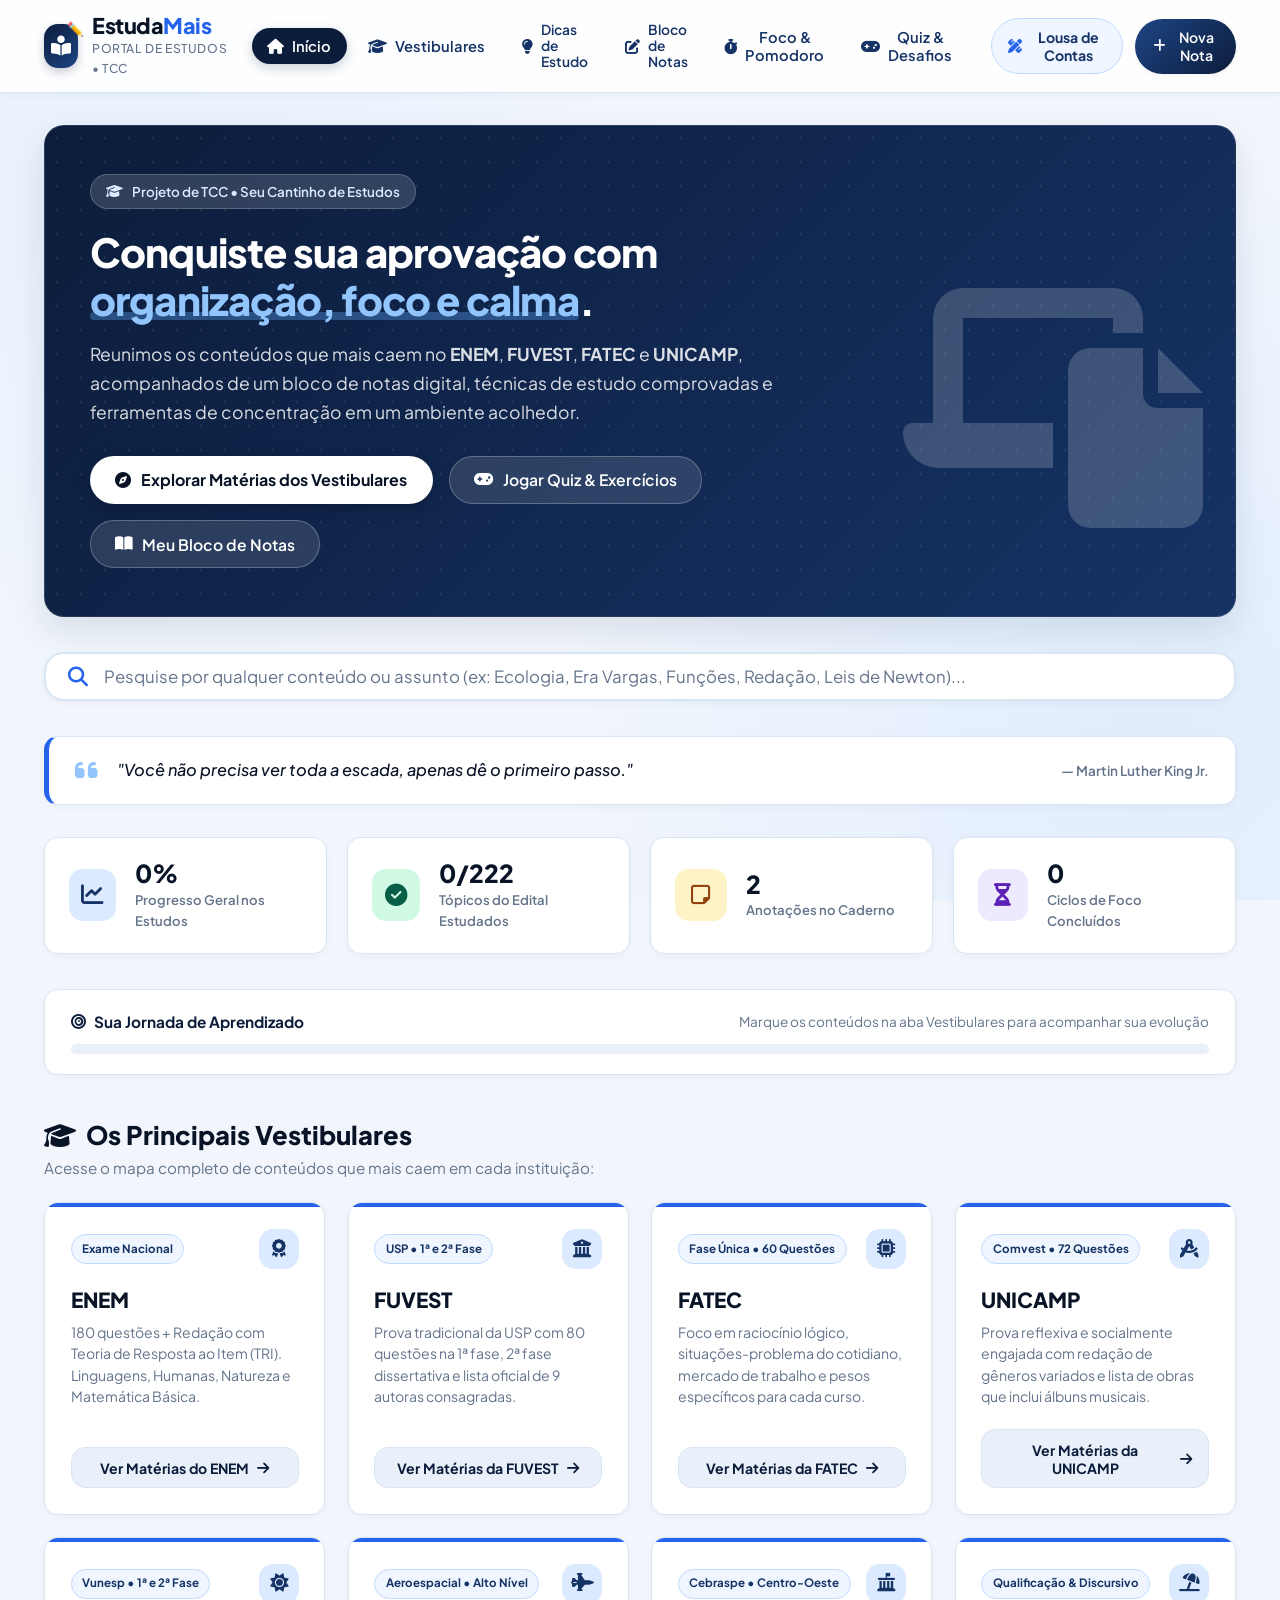
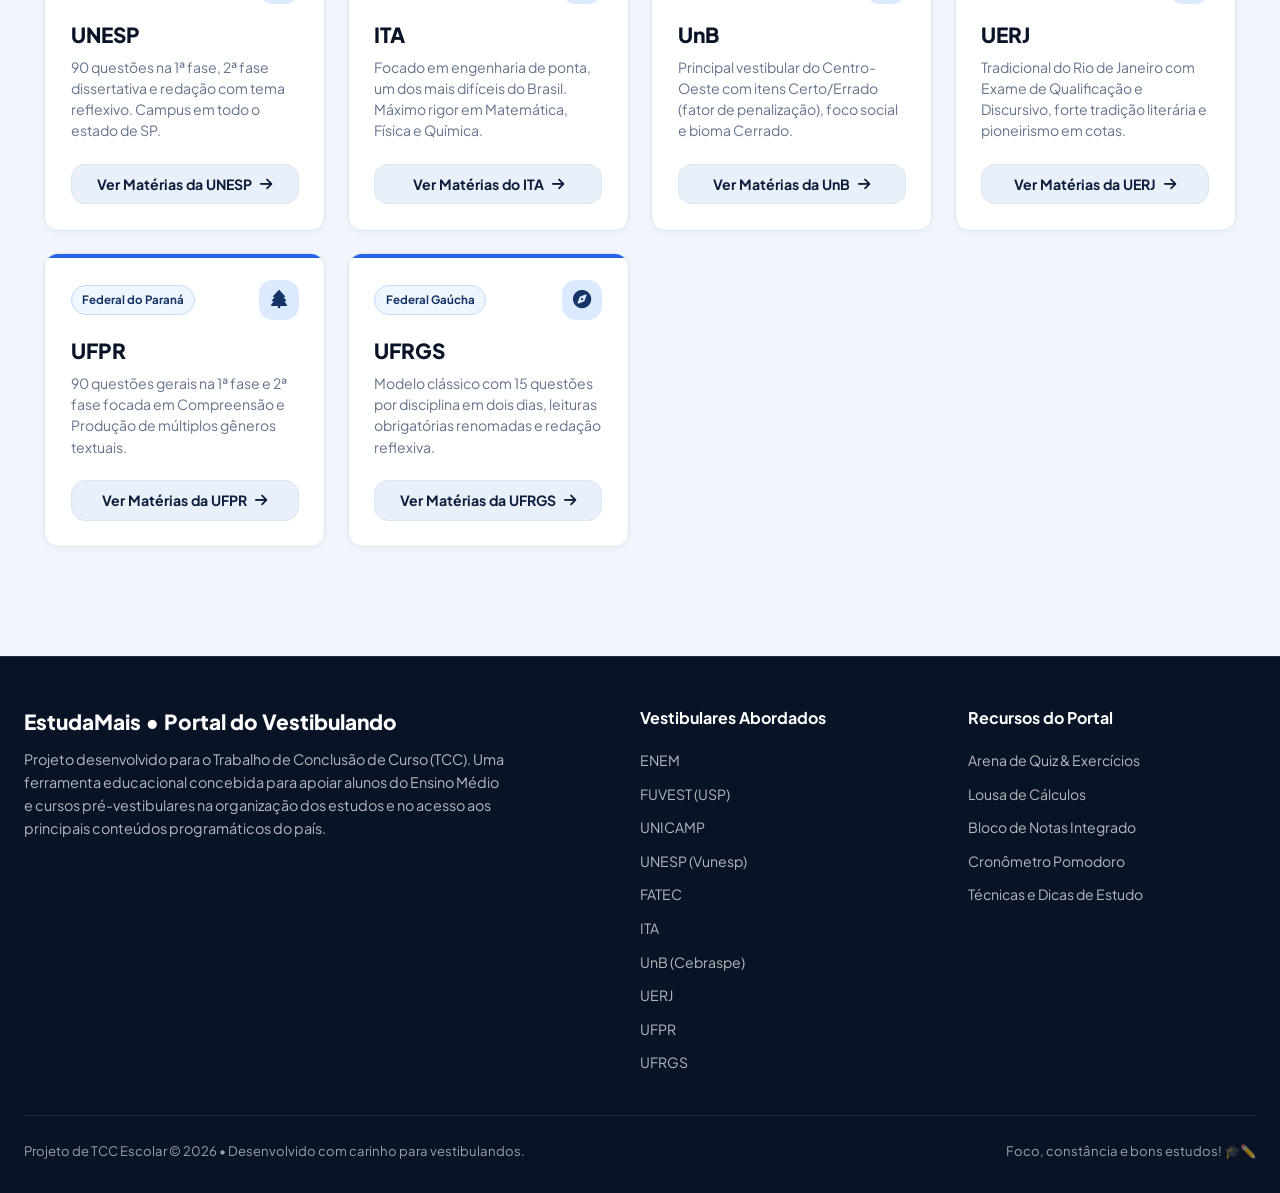
<file: index.html.html>
﻿<!DOCTYPE html>
<html lang="pt-BR">
<head>
  <meta charset="UTF-8">
  <meta name="viewport" content="width=device-width, initial-scale=1.0, maximum-scale=5.0">
  <title>EstudaMais • Portal do Vestibulando | Projeto de TCC</title>
  <meta name="description" content="Plataforma de apoio aos vestibulandos com matérias mais cobradas nos 10 maiores vestibulares do Brasil, bloco de notas integrado e dicas de estudos.">
  
  <!-- Configurações PWA e Mobile Android -->
  <link rel="manifest" href="manifest.json">
  <meta name="theme-color" content="#0c1d3b">
  <meta name="mobile-web-app-capable" content="yes">
  <meta name="apple-mobile-web-app-capable" content="yes">
  <meta name="apple-mobile-web-app-status-bar-style" content="black-translucent">
  <meta name="apple-mobile-web-app-title" content="EstudaMais">

  <!-- Favicon com SVG de Caderno e Lápis -->
  <link rel="icon" type="image/svg+xml" href="assets/icon.svg">
  <link rel="apple-touch-icon" href="assets/icon.svg">

  <!-- Fontes do Google: Plus Jakarta Sans & Caveat -->
  <link rel="preconnect" href="https://fonts.googleapis.com">
  <link rel="preconnect" href="https://fonts.gstatic.com" crossorigin>
  <link href="https://fonts.googleapis.com/css2?family=Plus+Jakarta+Sans:wght@300;400;500;600;700;800&family=Caveat:wght@600;700&display=swap" rel="stylesheet">

  <!-- Font Awesome 6 Icons -->
  <link rel="stylesheet" href="https://cdnjs.cloudflare.com/ajax/libs/font-awesome/6.4.0/css/all.min.css" integrity="sha512-iecdLmaskl7CVkqkXNQ/ZH/XLlvWZOJyj7Yy7tcenmpD1ypASozpmT/E0iPtmFIB46ZmdtAc9eNBvH0H/ZpiBw==" crossorigin="anonymous" referrerpolicy="no-referrer" />

  <!-- Estilos Customizados -->
  <style>
/* ========================================================
   ESTILOS GERAIS - ESTUDAMAIS PORTAL DO VESTIBULANDO
   TCC: Plataforma de Estudos com Foco Aconchegante
   ======================================================== */

@import url('https://fonts.googleapis.com/css2?family=Plus+Jakarta+Sans:wght@300;400;500;600;700;800&family=Caveat:wght@600;700&display=swap');

:root {
  /* Paleta de Azuis - Foco em Azul Marinho Elegante */
  --navy-950: #081326;
  --navy-900: #0c1d3b;
  --navy-850: #10264d;
  --navy-800: #163366;
  --navy-700: #1e4585;
  --navy-600: #2563eb;
  --navy-500: #3b82f6;
  --navy-400: #60a5fa;
  --navy-300: #93c5fd;
  --navy-200: #bfdbfe;
  --navy-100: #dbeafe;
  --navy-50:  #eff6ff;

  /* Tons de Fundo Aconchegantes e Suaves */
  --bg-page: #f2f6fc;
  --bg-surface: #ffffff;
  --bg-paper: #fcfdfd;
  --bg-subtle: #e9f0f9;
  --bg-hover: #e0ecf9;

  /* Detalhes de Papelaria & Estudo (Lápis, Marca-Texto) */
  --pencil-gold: #f59e0b;
  --highlighter-yellow: #fef08a;
  --highlighter-blue: #bae6fd;
  --study-green: #10b981;
  --study-rose: #f43f5e;
  --study-purple: #8b5cf6;

  /* Tipografia & Textos */
  --text-main: #0d1b2a;
  --text-secondary: #334155;
  --text-muted: #64748b;
  --text-white: #ffffff;

  /* Bordas e Sombras Suaves */
  --border-light: #d8e5f3;
  --border-focus: #3b82f6;
  --shadow-sm: 0 2px 6px rgba(12, 29, 59, 0.04);
  --shadow-md: 0 6px 18px rgba(12, 29, 59, 0.07);
  --shadow-lg: 0 14px 34px rgba(12, 29, 59, 0.10);
  --shadow-glow: 0 0 20px rgba(59, 130, 246, 0.25);

  --radius-sm: 8px;
  --radius-md: 14px;
  --radius-lg: 20px;
  --radius-full: 9999px;

  --transition-fast: 0.2s cubic-bezier(0.4, 0, 0.2, 1);
  --transition-normal: 0.3s cubic-bezier(0.4, 0, 0.2, 1);
}

/* Reset Básico */
*, *::before, *::after {
  box-sizing: border-box;
  margin: 0;
  padding: 0;
}

body {
  font-family: 'Plus Jakarta Sans', -apple-system, BlinkMacSystemFont, "Segoe UI", Roboto, sans-serif;
  background-color: var(--bg-page);
  color: var(--text-main);
  line-height: 1.6;
  min-height: 100vh;
  display: flex;
  flex-direction: column;
  background-image: 
    radial-gradient(circle at 10% 20%, rgba(219, 234, 254, 0.45) 0%, transparent 40%),
    radial-gradient(circle at 90% 80%, rgba(191, 219, 254, 0.35) 0%, transparent 45%);
  background-attachment: fixed;
  overflow-x: hidden;
}

/* ========================================================
   HEADER & NAVBAR
   ======================================================== */
.site-header {
  background: rgba(255, 255, 255, 0.88);
  backdrop-filter: blur(12px);
  -webkit-backdrop-filter: blur(12px);
  border-bottom: 1px solid var(--border-light);
  position: sticky;
  top: 0;
  z-index: 1000;
  box-shadow: var(--shadow-sm);
  transition: all var(--transition-normal);
}

.header-container {
  max-width: 1240px;
  margin: 0 auto;
  padding: 0.85rem 1.5rem;
  display: flex;
  align-items: center;
  justify-content: space-between;
  gap: 1.5rem;
}

.brand-logo {
  display: flex;
  align-items: center;
  gap: 0.85rem;
  text-decoration: none;
  cursor: pointer;
}

.logo-icon-box {
  width: 44px;
  height: 44px;
  background: linear-gradient(135deg, var(--navy-900), var(--navy-700));
  border-radius: var(--radius-md);
  display: flex;
  align-items: center;
  justify-content: center;
  color: #fff;
  font-size: 1.25rem;
  box-shadow: 0 4px 10px rgba(12, 29, 59, 0.22);
  position: relative;
}

.logo-icon-box::after {
  content: '✏️';
  position: absolute;
  top: -6px;
  right: -6px;
  font-size: 0.85rem;
}

.brand-info {
  display: flex;
  flex-direction: column;
}

.brand-name {
  font-size: 1.35rem;
  font-weight: 800;
  color: var(--navy-950);
  letter-spacing: -0.5px;
  line-height: 1.15;
}

.brand-name span {
  color: var(--navy-600);
}

.brand-tagline {
  font-size: 0.76rem;
  font-weight: 500;
  color: var(--text-muted);
  text-transform: uppercase;
  letter-spacing: 0.6px;
}

/* Navegação */
.nav-menu {
  display: flex;
  align-items: center;
  gap: 0.4rem;
  list-style: none;
}

.nav-btn {
  background: transparent;
  border: none;
  outline: none;
  padding: 0.55rem 0.95rem;
  border-radius: var(--radius-full);
  color: var(--navy-800);
  font-family: inherit;
  font-size: 0.92rem;
  font-weight: 600;
  cursor: pointer;
  display: inline-flex;
  align-items: center;
  gap: 0.5rem;
  transition: all var(--transition-fast);
}

.nav-clean-2lines {
  display: inline-block;
  line-height: 1.15;
  text-align: left;
  font-size: 0.86rem;
}

.nav-btn:hover {
  background-color: var(--bg-subtle);
  color: var(--navy-900);
}

.nav-btn.active {
  background: var(--navy-900);
  color: #fff;
  box-shadow: 0 4px 12px rgba(12, 29, 59, 0.2);
}

.nav-btn i {
  font-size: 0.95rem;
  transition: transform var(--transition-fast);
}

.nav-btn:hover i {
  transform: scale(1.15);
}

.header-actions {
  display: flex;
  align-items: center;
  gap: 0.75rem;
}

.btn-header-scratchpad {
  background: var(--navy-50);
  color: var(--navy-800);
  border: 1.5px solid var(--navy-200);
  padding: 0.55rem 1rem;
  border-radius: var(--radius-full);
  font-family: inherit;
  font-size: 0.88rem;
  font-weight: 700;
  cursor: pointer;
  display: inline-flex;
  align-items: center;
  gap: 0.5rem;
  transition: all var(--transition-fast);
}

.btn-header-scratchpad:hover {
  background: var(--navy-100);
  border-color: var(--navy-400);
  transform: translateY(-1px);
  box-shadow: 0 4px 12px rgba(37, 99, 235, 0.15);
}

.btn-header-scratchpad i {
  color: var(--navy-600);
}

.btn-header-cta {
  background: linear-gradient(135deg, var(--navy-700), var(--navy-900));
  color: #fff;
  border: none;
  padding: 0.6rem 1.1rem;
  border-radius: var(--radius-full);
  font-family: inherit;
  font-size: 0.88rem;
  font-weight: 600;
  cursor: pointer;
  display: inline-flex;
  align-items: center;
  gap: 0.5rem;
  box-shadow: var(--shadow-sm);
  transition: all var(--transition-fast);
}

.btn-header-cta:hover {
  transform: translateY(-1px);
  box-shadow: var(--shadow-md);
  filter: brightness(1.1);
}

/* ========================================================
   CONTAINER PRINCIPAL E ANIMAÇÕES DINÂMICAS DE PÁGINA
   ======================================================== */
.main-wrapper {
  max-width: 1240px;
  margin: 0 auto;
  padding: 2rem 1.5rem 4rem;
  width: 100%;
  flex: 1;
}

.tab-content {
  display: none;
  opacity: 0;
  transform: translateY(14px) scale(0.995);
  transition: opacity 0.35s cubic-bezier(0.16, 1, 0.3, 1), transform 0.35s cubic-bezier(0.16, 1, 0.3, 1);
}

.tab-content.active {
  display: block;
  opacity: 1;
  transform: translateY(0) scale(1);
  animation: pageSlideIn 0.4s cubic-bezier(0.16, 1, 0.3, 1) forwards;
}

@keyframes pageSlideIn {
  0% {
    opacity: 0;
    transform: translateY(16px) scale(0.992);
  }
  100% {
    opacity: 1;
    transform: translateY(0) scale(1);
  }
}

/* Efeito sutil de revelação progressiva */
.tab-content.active > div:nth-child(1) {
  animation: cardFadeUp 0.35s cubic-bezier(0.16, 1, 0.3, 1) 0.05s both;
}
.tab-content.active > div:nth-child(2) {
  animation: cardFadeUp 0.35s cubic-bezier(0.16, 1, 0.3, 1) 0.10s both;
}
.tab-content.active > div:nth-child(3) {
  animation: cardFadeUp 0.35s cubic-bezier(0.16, 1, 0.3, 1) 0.15s both;
}

@keyframes cardFadeUp {
  0% {
    opacity: 0;
    transform: translateY(12px);
  }
  100% {
    opacity: 1;
    transform: translateY(0);
  }
}

/* ========================================================
   ABA INÍCIO (HERO & VISÃO GERAL)
   ======================================================== */
.hero-cozy-card {
  background: linear-gradient(135deg, var(--navy-900) 0%, var(--navy-850) 45%, var(--navy-800) 100%);
  color: #fff;
  border-radius: var(--radius-lg);
  padding: 3rem 2.8rem;
  margin-bottom: 2.2rem;
  position: relative;
  overflow: hidden;
  box-shadow: var(--shadow-lg);
  border: 1px solid rgba(255, 255, 255, 0.1);
}

/* Detalhes de textura e papelaria */
.hero-cozy-card::before {
  content: '';
  position: absolute;
  top: 0;
  left: 0;
  right: 0;
  bottom: 0;
  background-image: radial-gradient(rgba(255, 255, 255, 0.08) 1px, transparent 1px);
  background-size: 24px 24px;
  pointer-events: none;
}

.hero-content {
  position: relative;
  z-index: 2;
  max-width: 780px;
}

.hero-pill {
  display: inline-flex;
  align-items: center;
  gap: 0.55rem;
  background: rgba(255, 255, 255, 0.15);
  backdrop-filter: blur(8px);
  border: 1px solid rgba(255, 255, 255, 0.2);
  padding: 0.35rem 0.95rem;
  border-radius: var(--radius-full);
  font-size: 0.84rem;
  font-weight: 600;
  color: var(--navy-100);
  margin-bottom: 1.2rem;
}

.hero-title {
  font-size: 2.5rem;
  font-weight: 800;
  line-height: 1.2;
  letter-spacing: -0.8px;
  margin-bottom: 1rem;
}

.hero-title .highlight {
  color: var(--navy-300);
  position: relative;
  display: inline-block;
}

.hero-title .highlight::after {
  content: '';
  position: absolute;
  bottom: 4px;
  left: 0;
  width: 100%;
  height: 8px;
  background: rgba(96, 165, 250, 0.35);
  border-radius: 4px;
  z-index: -1;
}

.hero-subtitle {
  font-size: 1.1rem;
  line-height: 1.65;
  color: rgba(255, 255, 255, 0.85);
  margin-bottom: 1.8rem;
  font-weight: 400;
}

.hero-actions {
  display: flex;
  flex-wrap: wrap;
  gap: 1rem;
  align-items: center;
}

.btn-hero-primary {
  background: #ffffff;
  color: var(--navy-950);
  border: none;
  padding: 0.85rem 1.6rem;
  border-radius: var(--radius-full);
  font-family: inherit;
  font-size: 1rem;
  font-weight: 700;
  cursor: pointer;
  display: inline-flex;
  align-items: center;
  gap: 0.6rem;
  box-shadow: 0 4px 15px rgba(0, 0, 0, 0.2);
  transition: all var(--transition-fast);
}

.btn-hero-primary:hover {
  background: var(--navy-50);
  transform: translateY(-2px);
  box-shadow: 0 8px 22px rgba(0, 0, 0, 0.25);
}

.btn-hero-secondary {
  background: rgba(255, 255, 255, 0.12);
  color: #fff;
  border: 1px solid rgba(255, 255, 255, 0.25);
  padding: 0.85rem 1.5rem;
  border-radius: var(--radius-full);
  font-family: inherit;
  font-size: 0.98rem;
  font-weight: 600;
  cursor: pointer;
  display: inline-flex;
  align-items: center;
  gap: 0.6rem;
  backdrop-filter: blur(4px);
  transition: all var(--transition-fast);
}

.btn-hero-secondary:hover {
  background: rgba(255, 255, 255, 0.22);
}

.hero-illustration {
  position: absolute;
  right: 2rem;
  bottom: 1.5rem;
  opacity: 0.18;
  font-size: 15rem;
  color: #fff;
  pointer-events: none;
}

/* Barra de Busca Global */
.search-bar-wrapper {
  margin-bottom: 2.2rem;
  position: relative;
}

.search-box-inner {
  background: #fff;
  border: 2px solid var(--border-light);
  border-radius: var(--radius-lg);
  padding: 0.75rem 1.4rem;
  display: flex;
  align-items: center;
  gap: 1rem;
  box-shadow: var(--shadow-sm);
  transition: all var(--transition-fast);
}

.search-box-inner:focus-within {
  border-color: var(--navy-500);
  box-shadow: 0 0 0 4px rgba(59, 130, 246, 0.12);
}

.search-box-inner i {
  color: var(--navy-600);
  font-size: 1.25rem;
}

.search-box-inner input {
  border: none;
  outline: none;
  width: 100%;
  font-family: inherit;
  font-size: 1.05rem;
  color: var(--text-main);
  background: transparent;
}

.search-box-inner input::placeholder {
  color: var(--text-muted);
}

/* Resultados da Busca Flutuante */
.resultados-busca-dropdown {
  position: absolute;
  top: 105%;
  left: 0;
  right: 0;
  background: #ffffff;
  border-radius: var(--radius-md);
  box-shadow: var(--shadow-lg);
  border: 1px solid var(--border-light);
  max-height: 440px;
  overflow-y: auto;
  z-index: 500;
  display: none;
}

.resultados-busca-dropdown.active {
  display: block;
  animation: fadeIn 0.2s ease;
}

.busca-header-info {
  padding: 0.75rem 1.25rem;
  background: var(--bg-subtle);
  border-bottom: 1px solid var(--border-light);
  font-size: 0.85rem;
  color: var(--navy-800);
  font-weight: 600;
}

.busca-card-item {
  padding: 0.95rem 1.25rem;
  border-bottom: 1px solid var(--border-light);
  display: flex;
  align-items: center;
  gap: 1rem;
  cursor: pointer;
  transition: background-color var(--transition-fast);
}

.busca-card-item:hover {
  background: var(--navy-50);
}

.busca-badge-vest {
  background: var(--navy-900);
  color: #fff;
  font-size: 0.72rem;
  font-weight: 700;
  padding: 0.25rem 0.6rem;
  border-radius: var(--radius-sm);
  white-space: nowrap;
}

.busca-info-item {
  flex: 1;
}

.busca-disc {
  font-size: 0.78rem;
  color: var(--navy-600);
  font-weight: 600;
  display: block;
}

.busca-topico {
  font-size: 0.92rem;
  color: var(--text-main);
  margin-top: 0.15rem;
}

.busca-topico mark {
  background: var(--highlighter-yellow);
  padding: 0.05rem 0.2rem;
  border-radius: 2px;
  font-weight: 600;
}

.busca-seta {
  color: var(--text-muted);
  font-size: 0.85rem;
}

.busca-sem-resultado {
  padding: 2.5rem;
  text-align: center;
  color: var(--text-muted);
}

.busca-sem-resultado i {
  font-size: 2rem;
  color: var(--navy-400);
  margin-bottom: 0.8rem;
}

/* Frase Motivacional */
.card-frase-dia {
  background: #ffffff;
  border: 1px solid var(--border-light);
  border-left: 5px solid var(--navy-600);
  border-radius: var(--radius-md);
  padding: 1.25rem 1.6rem;
  margin-bottom: 2rem;
  display: flex;
  align-items: center;
  gap: 1.2rem;
  box-shadow: var(--shadow-sm);
}

.quote-icon {
  font-size: 1.6rem;
  color: var(--navy-300);
}

.frase-texto {
  font-size: 1.02rem;
  font-weight: 500;
  color: var(--navy-950);
  font-style: italic;
  flex: 1;
}

.frase-autor {
  font-size: 0.85rem;
  font-weight: 600;
  color: var(--text-muted);
  white-space: nowrap;
}

/* Grid de Estatísticas Rápidas & Progresso */
.dashboard-grid-stats {
  display: grid;
  grid-template-columns: repeat(auto-fit, minmax(230px, 1fr));
  gap: 1.25rem;
  margin-bottom: 2.2rem;
}

.stat-card {
  background: #ffffff;
  border: 1px solid var(--border-light);
  border-radius: var(--radius-md);
  padding: 1.35rem 1.5rem;
  display: flex;
  align-items: center;
  gap: 1.2rem;
  box-shadow: var(--shadow-sm);
  transition: transform var(--transition-fast);
}

.stat-card:hover {
  transform: translateY(-2px);
  box-shadow: var(--shadow-md);
}

.stat-icon {
  width: 52px;
  height: 52px;
  border-radius: var(--radius-md);
  display: flex;
  align-items: center;
  justify-content: center;
  font-size: 1.4rem;
}

.stat-icon.azul {
  background: var(--navy-100);
  color: var(--navy-800);
}

.stat-icon.verde {
  background: #d1fae5;
  color: #065f46;
}

.stat-icon.amarelo {
  background: #fef3c7;
  color: #92400e;
}

.stat-icon.roxo {
  background: #ede9fe;
  color: #5b21b6;
}

.stat-data {
  display: flex;
  flex-direction: column;
}

.stat-num {
  font-size: 1.55rem;
  font-weight: 800;
  color: var(--navy-950);
  line-height: 1.2;
}

.stat-label {
  font-size: 0.82rem;
  font-weight: 600;
  color: var(--text-muted);
}

/* Barra de Progresso Geral */
.progresso-geral-banner {
  background: #ffffff;
  border: 1px solid var(--border-light);
  border-radius: var(--radius-md);
  padding: 1.25rem 1.6rem;
  margin-bottom: 2.5rem;
  box-shadow: var(--shadow-sm);
}

.progresso-header-line {
  display: flex;
  justify-content: space-between;
  align-items: center;
  margin-bottom: 0.6rem;
}

.progresso-titulo {
  font-size: 0.96rem;
  font-weight: 700;
  color: var(--navy-900);
  display: flex;
  align-items: center;
  gap: 0.5rem;
}

.progresso-trilho {
  width: 100%;
  height: 10px;
  background: var(--bg-subtle);
  border-radius: var(--radius-full);
  overflow: hidden;
}

.progresso-preenchimento {
  height: 100%;
  background: linear-gradient(90deg, var(--navy-600), var(--navy-400));
  border-radius: var(--radius-full);
  transition: width 0.4s ease;
}

/* Cards dos 4 Vestibulares em Destaque */
.secao-titulo-bloco {
  margin-bottom: 1.4rem;
}

.secao-titulo-bloco h2 {
  font-size: 1.6rem;
  font-weight: 800;
  color: var(--navy-950);
  display: flex;
  align-items: center;
  gap: 0.6rem;
}

.secao-titulo-bloco p {
  color: var(--text-muted);
  font-size: 0.95rem;
}

.vestibulares-preview-grid {
  display: grid;
  grid-template-columns: repeat(auto-fit, minmax(260px, 1fr));
  gap: 1.4rem;
  margin-bottom: 2.8rem;
}

.vest-card-preview {
  background: #ffffff;
  border: 1px solid var(--border-light);
  border-radius: var(--radius-md);
  padding: 1.6rem;
  display: flex;
  flex-direction: column;
  box-shadow: var(--shadow-sm);
  transition: all var(--transition-fast);
  position: relative;
  overflow: hidden;
}

.vest-card-preview::before {
  content: '';
  position: absolute;
  top: 0;
  left: 0;
  right: 0;
  height: 4px;
  background: var(--navy-600);
}

.vest-card-preview:hover {
  transform: translateY(-4px);
  box-shadow: var(--shadow-md);
  border-color: var(--navy-300);
}

.vest-preview-topo {
  display: flex;
  justify-content: space-between;
  align-items: center;
  margin-bottom: 0.9rem;
}

.vest-badge-mini {
  background: var(--navy-50);
  color: var(--navy-800);
  font-size: 0.72rem;
  font-weight: 700;
  padding: 0.3rem 0.65rem;
  border-radius: var(--radius-full);
  border: 1px solid var(--navy-200);
}

.vest-preview-icon {
  width: 40px;
  height: 40px;
  background: var(--navy-100);
  color: var(--navy-800);
  border-radius: var(--radius-md);
  display: flex;
  align-items: center;
  justify-content: center;
  font-size: 1.15rem;
}

.vest-preview-nome {
  font-size: 1.3rem;
  font-weight: 800;
  color: var(--navy-950);
  margin-bottom: 0.35rem;
}

.vest-preview-desc {
  font-size: 0.88rem;
  color: var(--text-muted);
  line-height: 1.5;
  margin-bottom: 1.4rem;
  flex: 1;
}

.btn-acessar-vest {
  background: var(--bg-subtle);
  color: var(--navy-900);
  border: 1px solid var(--border-light);
  padding: 0.65rem 1rem;
  border-radius: var(--radius-md);
  font-family: inherit;
  font-size: 0.88rem;
  font-weight: 700;
  cursor: pointer;
  display: flex;
  align-items: center;
  justify-content: center;
  gap: 0.5rem;
  transition: all var(--transition-fast);
}

.btn-acessar-vest:hover {
  background: var(--navy-900);
  color: #fff;
  border-color: var(--navy-900);
}

/* ========================================================
   ABA VESTIBULARES (DETALHADA)
   ======================================================== */
.vest-nav-switcher {
  display: flex;
  gap: 0.75rem;
  margin-bottom: 1.8rem;
  flex-wrap: wrap;
}

.vest-nav-switcher {
  display: flex;
  gap: 0.65rem;
  margin-bottom: 1.8rem;
  flex-wrap: wrap;
  align-items: center;
}

.vest-tab-btn {
  background: #ffffff;
  border: 1.5px solid var(--border-light);
  padding: 0.65rem 1.15rem;
  border-radius: var(--radius-md);
  font-family: inherit;
  font-size: 0.94rem;
  font-weight: 700;
  color: var(--navy-800);
  cursor: pointer;
  display: inline-flex;
  align-items: center;
  gap: 0.5rem;
  box-shadow: var(--shadow-sm);
  transition: all var(--transition-fast);
}

.vest-tab-btn:hover {
  border-color: var(--navy-400);
  background: var(--navy-50);
  transform: translateY(-2px);
  box-shadow: 0 4px 12px rgba(12, 29, 59, 0.1);
}

.vest-tab-btn.active {
  background: var(--navy-900);
  color: #fff;
  border-color: var(--navy-900);
  box-shadow: var(--shadow-md);
}

.vest-tab-btn .tab-badge {
  font-size: 0.7rem;
  background: rgba(255, 255, 255, 0.2);
  padding: 0.15rem 0.5rem;
  border-radius: var(--radius-full);
}

.vest-tab-btn:not(.active) .tab-badge {
  background: var(--navy-100);
  color: var(--navy-800);
}

/* Card Header do Vestibular Ativo */
.vest-header-card {
  background: #ffffff;
  border: 1px solid var(--border-light);
  border-radius: var(--radius-lg);
  padding: 2.2rem;
  margin-bottom: 2rem;
  display: grid;
  grid-template-columns: 1fr 280px;
  gap: 2rem;
  box-shadow: var(--shadow-md);
  align-items: center;
}

.vest-badge-tag {
  display: inline-flex;
  align-items: center;
  gap: 0.4rem;
  background: var(--navy-100);
  color: var(--navy-900);
  font-size: 0.82rem;
  font-weight: 700;
  padding: 0.35rem 0.85rem;
  border-radius: var(--radius-full);
  margin-bottom: 0.75rem;
}

.vest-title {
  font-size: 1.85rem;
  font-weight: 800;
  color: var(--navy-950);
  margin-bottom: 0.65rem;
  letter-spacing: -0.5px;
  transition: all 0.35s ease;
  cursor: pointer;
}

.vest-title:hover {
  background: linear-gradient(90deg, #0c1d3b, #2563eb, #0ea5e9);
  -webkit-background-clip: text;
  -webkit-text-fill-color: transparent;
  transform: translateX(4px);
}

.vest-resumo {
  font-size: 0.98rem;
  color: var(--text-secondary);
  line-height: 1.6;
  margin-bottom: 1.4rem;
}

.vest-detalhes-grid {
  display: flex;
  flex-direction: column;
  gap: 0.65rem;
}

.vest-detalhe-item {
  display: flex;
  align-items: flex-start;
  gap: 0.6rem;
  font-size: 0.92rem;
}

.detalhe-label {
  font-weight: 700;
  color: var(--navy-900);
  white-space: nowrap;
  display: inline-flex;
  align-items: center;
  gap: 0.4rem;
}

.detalhe-val {
  color: var(--text-secondary);
}

.vest-detalhe-item.dica-ouro {
  background: var(--navy-50);
  padding: 0.75rem 1rem;
  border-radius: var(--radius-sm);
  border-left: 3px solid var(--navy-600);
  margin-top: 0.5rem;
}

.vest-detalhe-item.dica-ouro .detalhe-label {
  color: var(--navy-700);
}

/* Box de Progresso Individual */
.vest-progresso-box {
  background: linear-gradient(135deg, var(--navy-900), var(--navy-800));
  color: #fff;
  border-radius: var(--radius-md);
  padding: 1.8rem;
  text-align: center;
  display: flex;
  flex-direction: column;
  align-items: center;
  justify-content: center;
  box-shadow: var(--shadow-sm);
}

.progresso-radial-text .perc-num {
  font-size: 2.8rem;
  font-weight: 800;
  line-height: 1;
  display: block;
  color: #fff;
}

.progresso-radial-text .perc-label {
  font-size: 0.82rem;
  text-transform: uppercase;
  letter-spacing: 1px;
  color: var(--navy-200);
}

.progresso-barra-fundo {
  width: 100%;
  height: 8px;
  background: rgba(255, 255, 255, 0.2);
  border-radius: var(--radius-full);
  margin: 1rem 0 0.8rem;
  overflow: hidden;
}

.progresso-barra-preenchimento {
  height: 100%;
  background: #38bdf8;
  border-radius: var(--radius-full);
  transition: width 0.4s ease;
}

.progresso-contagem {
  font-size: 0.82rem;
  color: var(--navy-100);
}

/* Seções Especiais (Obras Obrigatórias & Redação) */
.vest-secao-especial {
  background: #ffffff;
  border: 1px solid var(--border-light);
  border-radius: var(--radius-lg);
  padding: 2rem;
  margin-bottom: 2rem;
  box-shadow: var(--shadow-sm);
}

.secao-header {
  display: flex;
  align-items: center;
  gap: 1rem;
  margin-bottom: 1.6rem;
}

.secao-icon-badge {
  width: 48px;
  height: 48px;
  background: var(--navy-100);
  color: var(--navy-800);
  border-radius: var(--radius-md);
  display: flex;
  align-items: center;
  justify-content: center;
  font-size: 1.35rem;
}

.secao-titulo {
  font-size: 1.35rem;
  font-weight: 800;
  color: var(--navy-950);
}

.secao-sub {
  font-size: 0.9rem;
  color: var(--text-muted);
}

/* Obras Literárias Grid */
.obras-grid {
  display: grid;
  grid-template-columns: repeat(auto-fit, minmax(280px, 1fr));
  gap: 1.25rem;
}

.obra-card {
  background: var(--bg-paper);
  border: 1px solid var(--border-light);
  border-radius: var(--radius-md);
  padding: 1.25rem 1.4rem;
  display: flex;
  flex-direction: column;
  transition: all var(--transition-fast);
  position: relative;
}

.obra-card::before {
  content: '📖';
  position: absolute;
  top: 1rem;
  right: 3.2rem;
  font-size: 1.1rem;
  opacity: 0.4;
}

.obra-card:hover {
  transform: translateY(-2px);
  border-color: var(--navy-400);
  box-shadow: var(--shadow-sm);
}

.obra-card.obra-lida {
  background: #f0fdf4;
  border-color: #86efac;
}

.obra-card-top {
  display: flex;
  justify-content: space-between;
  align-items: center;
  margin-bottom: 0.5rem;
}

.obra-autor {
  font-size: 0.82rem;
  font-weight: 700;
  color: var(--navy-700);
}

.obra-titulo {
  font-size: 1.08rem;
  font-weight: 800;
  color: var(--navy-950);
  margin-bottom: 0.35rem;
}

.obra-genero {
  font-size: 0.84rem;
  color: var(--text-muted);
  line-height: 1.45;
}

/* Competências da Redação */
.competencias-grid {
  display: grid;
  grid-template-columns: repeat(auto-fit, minmax(220px, 1fr));
  gap: 1.2rem;
}

.competencia-card {
  background: var(--bg-subtle);
  border: 1px solid var(--border-light);
  border-radius: var(--radius-md);
  padding: 1.3rem;
  display: flex;
  flex-direction: column;
}

.comp-badge {
  background: var(--navy-900);
  color: #fff;
  font-size: 0.72rem;
  font-weight: 700;
  padding: 0.25rem 0.6rem;
  border-radius: var(--radius-sm);
  align-self: flex-start;
  margin-bottom: 0.6rem;
}

.comp-nome {
  font-size: 1rem;
  font-weight: 800;
  color: var(--navy-950);
  margin-bottom: 0.35rem;
}

.comp-desc {
  font-size: 0.85rem;
  color: var(--text-secondary);
  line-height: 1.45;
}

.fatec-redacao-box {
  background: var(--navy-50);
  padding: 1.25rem;
  border-radius: var(--radius-md);
  border-left: 4px solid var(--navy-600);
  font-size: 0.95rem;
  display: flex;
  flex-direction: column;
  gap: 0.5rem;
}

/* Áreas de Conhecimento e Disciplinas Accordion */
.areas-disciplinas-container {
  margin-top: 2rem;
}

.areas-header-bar {
  display: flex;
  justify-content: space-between;
  align-items: center;
  flex-wrap: wrap;
  gap: 1rem;
  margin-bottom: 1.4rem;
}

.areas-header-bar h3 {
  font-size: 1.4rem;
  font-weight: 800;
  color: var(--navy-950);
  display: flex;
  align-items: center;
  gap: 0.6rem;
}

.dica-checklist {
  font-size: 0.85rem;
  font-weight: 600;
  color: var(--navy-700);
  background: var(--navy-100);
  padding: 0.35rem 0.85rem;
  border-radius: var(--radius-full);
}

.areas-accordion {
  display: flex;
  flex-direction: column;
  gap: 1.2rem;
}

.area-accordion-item {
  background: #ffffff;
  border: 1px solid var(--border-light);
  border-radius: var(--radius-md);
  box-shadow: var(--shadow-sm);
  overflow: hidden;
}

.area-accordion-header {
  padding: 1.25rem 1.6rem;
  background: #ffffff;
  display: flex;
  justify-content: space-between;
  align-items: center;
  cursor: pointer;
  user-select: none;
  transition: background-color var(--transition-fast);
}

.area-accordion-header:hover {
  background: var(--bg-subtle);
}

.area-accordion-header h4 {
  font-size: 1.15rem;
  font-weight: 800;
  color: var(--navy-950);
  display: flex;
  align-items: center;
  gap: 0.75rem;
}

.toggle-icon {
  color: var(--navy-600);
  font-size: 1rem;
  transition: transform var(--transition-normal);
}

.area-accordion-item.open .toggle-icon {
  transform: rotate(180deg);
}

.area-accordion-body {
  display: none;
  padding: 1.4rem 1.6rem 1.8rem;
  border-top: 1px solid var(--border-light);
  background: var(--bg-paper);
}

.area-accordion-item.open .area-accordion-body {
  display: block;
}

.disciplinas-grid {
  display: grid;
  grid-template-columns: repeat(auto-fit, minmax(320px, 1fr));
  gap: 1.4rem;
}

.disciplina-card {
  background: #ffffff;
  border: 1px solid var(--border-light);
  border-radius: var(--radius-md);
  padding: 1.35rem;
  box-shadow: var(--shadow-sm);
}

.disciplina-titulo {
  font-size: 1.05rem;
  font-weight: 800;
  color: var(--navy-900);
  margin-bottom: 1rem;
  padding-bottom: 0.5rem;
  border-bottom: 2px solid var(--navy-100);
  display: flex;
  align-items: center;
  gap: 0.5rem;
  transition: all 0.35s cubic-bezier(0.16, 1, 0.3, 1);
  cursor: pointer;
  position: relative;
}

.disciplina-titulo:hover {
  background: linear-gradient(90deg, #1e3a8a, #0284c7, #2563eb, #38bdf8);
  background-size: 250% auto;
  -webkit-background-clip: text;
  -webkit-text-fill-color: transparent;
  transform: translateX(6px);
  border-bottom-color: #38bdf8;
}

.topicos-lista {
  list-style: none;
  display: flex;
  flex-direction: column;
  gap: 0.65rem;
}

.topico-item {
  padding: 0.5rem 0.65rem;
  border-radius: var(--radius-sm);
  transition: all 0.25s cubic-bezier(0.16, 1, 0.3, 1);
  border-left: 3px solid transparent;
}

.topico-item:hover {
  background: linear-gradient(90deg, #eef6ff 0%, #ffffff 100%);
  border-left-color: #2563eb;
  transform: translateX(6px);
  box-shadow: 0 2px 10px rgba(37, 99, 235, 0.08);
}

.topico-texto {
  transition: all 0.25s cubic-bezier(0.16, 1, 0.3, 1);
  display: inline-block;
}

.topico-item:hover .topico-texto {
  font-weight: 700;
  background: linear-gradient(90deg, #1d4ed8 0%, #0284c7 60%, #2563eb 100%);
  -webkit-background-clip: text;
  -webkit-text-fill-color: transparent;
}

.topico-item.concluido .topico-texto {
  text-decoration: line-through;
  -webkit-text-fill-color: var(--text-muted);
  color: var(--text-muted);
  font-weight: 400;
}

/* Custom Checkbox */
.custom-checkbox-container {
  display: flex;
  align-items: flex-start;
  gap: 0.75rem;
  position: relative;
  cursor: pointer;
  user-select: none;
  font-size: 0.92rem;
  line-height: 1.45;
}

.custom-checkbox-container input {
  position: absolute;
  opacity: 0;
  cursor: pointer;
  height: 0;
  width: 0;
}

.checkmark {
  height: 20px;
  width: 20px;
  background-color: #fff;
  border: 2px solid var(--navy-300);
  border-radius: 6px;
  flex-shrink: 0;
  margin-top: 2px;
  transition: all var(--transition-fast);
}

.custom-checkbox-container:hover input ~ .checkmark {
  border-color: var(--navy-600);
}

.custom-checkbox-container input:checked ~ .checkmark {
  background-color: var(--navy-600);
  border-color: var(--navy-600);
}

.checkmark::after {
  content: "";
  position: absolute;
  display: none;
}

.custom-checkbox-container input:checked ~ .checkmark::after {
  display: block;
  left: 6px;
  top: 2px;
  width: 5px;
  height: 10px;
  border: solid white;
  border-width: 0 2px 2px 0;
  transform: rotate(45deg);
}

/* ========================================================
   ABA DICAS DE ESTUDO
   ======================================================== */
.dicas-intro-card {
  background: linear-gradient(135deg, var(--navy-900), var(--navy-800));
  color: #fff;
  border-radius: var(--radius-lg);
  padding: 2.2rem;
  margin-bottom: 2rem;
  box-shadow: var(--shadow-md);
}

.dicas-intro-card h2 {
  font-size: 1.8rem;
  font-weight: 800;
  margin-bottom: 0.6rem;
}

.dicas-intro-card p {
  color: var(--navy-100);
  font-size: 1rem;
  max-width: 800px;
}

.dicas-grid {
  display: grid;
  grid-template-columns: repeat(auto-fit, minmax(340px, 1fr));
  gap: 1.5rem;
}

.dica-card {
  background: #ffffff;
  border: 1px solid var(--border-light);
  border-radius: var(--radius-md);
  padding: 1.8rem;
  display: flex;
  flex-direction: column;
  box-shadow: var(--shadow-sm);
  transition: all var(--transition-fast);
  position: relative;
}

.dica-card:hover {
  transform: translateY(-4px);
  box-shadow: var(--shadow-md);
  border-color: var(--navy-300);
}

.dica-top {
  display: flex;
  justify-content: space-between;
  align-items: center;
  margin-bottom: 1rem;
}

.dica-categoria-badge {
  background: var(--navy-100);
  color: var(--navy-800);
  font-size: 0.74rem;
  font-weight: 700;
  padding: 0.3rem 0.7rem;
  border-radius: var(--radius-full);
}

.dica-icon {
  width: 42px;
  height: 42px;
  background: var(--navy-50);
  color: var(--navy-700);
  border-radius: var(--radius-md);
  display: flex;
  align-items: center;
  justify-content: center;
  font-size: 1.25rem;
}

.dica-titulo {
  font-size: 1.25rem;
  font-weight: 800;
  color: var(--navy-950);
  margin-bottom: 0.65rem;
  line-height: 1.3;
}

.dica-resumo {
  font-size: 0.92rem;
  color: var(--text-secondary);
  line-height: 1.55;
  margin-bottom: 1.2rem;
}

.dica-passos ul {
  list-style: none;
  display: flex;
  flex-direction: column;
  gap: 0.6rem;
}

.dica-passos li {
  font-size: 0.88rem;
  color: var(--text-main);
  display: flex;
  align-items: flex-start;
  gap: 0.6rem;
  background: var(--bg-paper);
  padding: 0.6rem 0.85rem;
  border-radius: var(--radius-sm);
  border-left: 3px solid var(--navy-400);
}

.dica-passos li i {
  color: var(--study-green);
  margin-top: 3px;
  font-size: 0.8rem;
}

/* ========================================================
   ABA BLOCO DE NOTAS (CADERNO DIGITAL DOS ALUNOS)
   ======================================================== */
.bloco-header-area {
  display: flex;
  justify-content: space-between;
  align-items: center;
  flex-wrap: wrap;
  gap: 1.2rem;
  margin-bottom: 1.8rem;
}

.bloco-info h2 {
  font-size: 1.8rem;
  font-weight: 800;
  color: var(--navy-950);
  display: flex;
  align-items: center;
  gap: 0.65rem;
}

.bloco-info p {
  color: var(--text-muted);
  font-size: 0.95rem;
}

.bloco-controles {
  display: flex;
  align-items: center;
  gap: 0.85rem;
  flex-wrap: wrap;
}

.search-notas-box {
  background: #ffffff;
  border: 1px solid var(--border-light);
  border-radius: var(--radius-full);
  padding: 0.55rem 1.1rem;
  display: flex;
  align-items: center;
  gap: 0.6rem;
  box-shadow: var(--shadow-sm);
}

.search-notas-box input {
  border: none;
  outline: none;
  font-family: inherit;
  font-size: 0.88rem;
  width: 180px;
}

.btn-nova-nota {
  background: linear-gradient(135deg, var(--navy-800), var(--navy-950));
  color: #fff;
  border: none;
  padding: 0.65rem 1.3rem;
  border-radius: var(--radius-full);
  font-family: inherit;
  font-size: 0.92rem;
  font-weight: 700;
  cursor: pointer;
  display: inline-flex;
  align-items: center;
  gap: 0.5rem;
  box-shadow: var(--shadow-sm);
  transition: all var(--transition-fast);
}

.btn-nova-nota:hover {
  transform: translateY(-2px);
  box-shadow: var(--shadow-md);
  filter: brightness(1.1);
}

/* Grid de Notas */
.notas-grid {
  display: grid;
  grid-template-columns: repeat(auto-fill, minmax(320px, 1fr));
  gap: 1.5rem;
}

.nota-card {
  background: #ffffff;
  border: 1px solid var(--border-light);
  border-radius: var(--radius-md);
  padding: 1.5rem;
  box-shadow: var(--shadow-sm);
  display: flex;
  flex-direction: column;
  position: relative;
  transition: all var(--transition-fast);
  min-height: 240px;
}

.nota-card:hover {
  transform: translateY(-3px);
  box-shadow: var(--shadow-md);
}

.nota-card.favorita {
  border-color: var(--pencil-gold);
  box-shadow: 0 4px 14px rgba(245, 158, 11, 0.15);
}

.nota-card.favorita::after {
  content: '📌';
  position: absolute;
  top: -10px;
  right: 14px;
  font-size: 1.2rem;
}

/* Variações de cor sutil das notas */
.nota-card.nota-cor-azul {
  background: #ffffff;
  border-top: 4px solid var(--navy-600);
}

.nota-card.nota-cor-marinho {
  background: var(--navy-50);
  border-top: 4px solid var(--navy-900);
}

.nota-card.nota-cor-amarelo {
  background: #fffdf5;
  border-top: 4px solid var(--pencil-gold);
}

.nota-card.nota-cor-verde {
  background: #f7fee7;
  border-top: 4px solid var(--study-green);
}

.nota-card-header {
  display: flex;
  justify-content: space-between;
  align-items: center;
  margin-bottom: 0.9rem;
}

.nota-tag {
  background: rgba(12, 29, 59, 0.08);
  color: var(--navy-900);
  font-size: 0.72rem;
  font-weight: 700;
  padding: 0.25rem 0.6rem;
  border-radius: var(--radius-sm);
  text-transform: uppercase;
  letter-spacing: 0.5px;
}

.nota-acoes {
  display: flex;
  align-items: center;
  gap: 0.35rem;
}

.nota-btn-icon {
  background: transparent;
  border: none;
  width: 28px;
  height: 28px;
  border-radius: 6px;
  cursor: pointer;
  color: var(--text-muted);
  display: flex;
  align-items: center;
  justify-content: center;
  font-size: 0.85rem;
  transition: all var(--transition-fast);
}

.nota-btn-icon:hover {
  background: rgba(0, 0, 0, 0.07);
  color: var(--navy-900);
}

.nota-btn-icon.btn-excluir:hover {
  background: #fee2e2;
  color: #dc2626;
}

.nota-titulo {
  font-size: 1.2rem;
  font-weight: 800;
  color: var(--navy-950);
  margin-bottom: 0.75rem;
  line-height: 1.3;
}

.nota-corpo {
  font-size: 0.92rem;
  color: var(--text-secondary);
  line-height: 1.6;
  flex: 1;
  white-space: pre-wrap;
  margin-bottom: 1.2rem;
  max-height: 200px;
  overflow-y: auto;
  padding-right: 0.4rem;
}

.nota-corpo::-webkit-scrollbar {
  width: 4px;
}
.nota-corpo::-webkit-scrollbar-thumb {
  background: var(--navy-200);
  border-radius: 4px;
}

.nota-rodape {
  display: flex;
  justify-content: space-between;
  align-items: center;
  border-top: 1px solid var(--border-light);
  padding-top: 0.8rem;
  margin-top: auto;
}

.nota-data {
  font-size: 0.76rem;
  color: var(--text-muted);
}

.nota-btn-editar {
  background: transparent;
  border: none;
  color: var(--navy-600);
  font-family: inherit;
  font-size: 0.82rem;
  font-weight: 700;
  cursor: pointer;
  display: inline-flex;
  align-items: center;
  gap: 0.35rem;
  transition: color var(--transition-fast);
}

.nota-btn-editar:hover {
  color: var(--navy-900);
}

.notas-vazia {
  grid-column: 1 / -1;
  background: #ffffff;
  border: 2px dashed var(--border-light);
  border-radius: var(--radius-lg);
  padding: 4rem 2rem;
  text-align: center;
  color: var(--text-muted);
}

.notas-vazia i {
  font-size: 3rem;
  color: var(--navy-300);
  margin-bottom: 1rem;
}

.notas-vazia p {
  font-size: 1.2rem;
  font-weight: 700;
  color: var(--navy-900);
  margin-bottom: 0.4rem;
}

/* Modal de Criar/Editar Nota */
.modal-overlay {
  position: fixed;
  top: 0;
  left: 0;
  right: 0;
  bottom: 0;
  background: rgba(12, 29, 59, 0.6);
  backdrop-filter: blur(4px);
  z-index: 2000;
  display: none;
  align-items: center;
  justify-content: center;
  padding: 1.5rem;
}

.modal-overlay.active {
  display: flex;
  animation: fadeIn 0.25s ease;
}

.modal-card {
  background: #ffffff;
  width: 100%;
  max-width: 600px;
  border-radius: var(--radius-lg);
  box-shadow: var(--shadow-lg);
  overflow: hidden;
  border: 1px solid var(--border-light);
}

.modal-header {
  background: var(--navy-900);
  color: #fff;
  padding: 1.2rem 1.6rem;
  display: flex;
  justify-content: space-between;
  align-items: center;
}

.modal-header h3 {
  font-size: 1.2rem;
  font-weight: 800;
}

.modal-close-btn {
  background: transparent;
  border: none;
  color: #fff;
  font-size: 1.2rem;
  cursor: pointer;
  opacity: 0.8;
  transition: opacity var(--transition-fast);
}

.modal-close-btn:hover {
  opacity: 1;
}

.modal-body {
  padding: 1.6rem;
  display: flex;
  flex-direction: column;
  gap: 1.1rem;
}

.form-group {
  display: flex;
  flex-direction: column;
  gap: 0.4rem;
}

.form-group label {
  font-size: 0.85rem;
  font-weight: 700;
  color: var(--navy-900);
}

.form-input, .form-textarea, .form-select {
  width: 100%;
  padding: 0.75rem 1rem;
  border: 1.5px solid var(--border-light);
  border-radius: var(--radius-md);
  font-family: inherit;
  font-size: 0.95rem;
  color: var(--text-main);
  outline: none;
  transition: border-color var(--transition-fast);
}

.form-input:focus, .form-textarea:focus, .form-select:focus {
  border-color: var(--navy-500);
}

.form-textarea {
  min-height: 160px;
  resize: vertical;
}

.modal-footer {
  padding: 1rem 1.6rem 1.5rem;
  display: flex;
  justify-content: flex-end;
  gap: 0.8rem;
  background: var(--bg-paper);
  border-top: 1px solid var(--border-light);
}

.btn-modal-cancel {
  background: transparent;
  border: 1px solid var(--border-light);
  padding: 0.65rem 1.2rem;
  border-radius: var(--radius-full);
  font-family: inherit;
  font-weight: 600;
  cursor: pointer;
}

.btn-modal-save {
  background: var(--navy-900);
  color: #fff;
  border: none;
  padding: 0.65rem 1.4rem;
  border-radius: var(--radius-full);
  font-family: inherit;
  font-weight: 700;
  cursor: pointer;
  transition: background-color var(--transition-fast);
}

.btn-modal-save:hover {
  background: var(--navy-700);
}

/* ========================================================
   ABA FERRAMENTAS & POMODORO TIMER
   ======================================================== */
.ferramentas-grid {
  display: grid;
  grid-template-columns: 1fr 1fr;
  gap: 2rem;
}

.pomodoro-card-cozy {
  background: #ffffff;
  border: 1px solid var(--border-light);
  border-radius: var(--radius-lg);
  padding: 2.5rem 2rem;
  text-align: center;
  box-shadow: var(--shadow-md);
  display: flex;
  flex-direction: column;
  align-items: center;
}

.pomodoro-modes-nav {
  display: inline-flex;
  background: var(--bg-subtle);
  padding: 0.35rem;
  border-radius: var(--radius-full);
  gap: 0.3rem;
  margin-bottom: 2rem;
}

.pomodoro-mode-btn {
  background: transparent;
  border: none;
  padding: 0.55rem 1.2rem;
  border-radius: var(--radius-full);
  font-family: inherit;
  font-size: 0.88rem;
  font-weight: 700;
  color: var(--navy-800);
  cursor: pointer;
  transition: all var(--transition-fast);
}

.pomodoro-mode-btn.active {
  background: var(--navy-900);
  color: #fff;
  box-shadow: var(--shadow-sm);
}

.pomodoro-timer-circle {
  width: 220px;
  height: 220px;
  border-radius: 50%;
  border: 8px solid var(--navy-100);
  border-top-color: var(--navy-600);
  display: flex;
  flex-direction: column;
  align-items: center;
  justify-content: center;
  margin-bottom: 2.2rem;
  background: radial-gradient(circle, var(--navy-50) 0%, #ffffff 80%);
  box-shadow: inset 0 2px 10px rgba(0,0,0,0.04);
}

.pomodoro-timer-circle span {
  font-size: 3.4rem;
  font-weight: 800;
  color: var(--navy-950);
  letter-spacing: -1px;
}

.pomodoro-timer-circle small {
  font-size: 0.82rem;
  font-weight: 700;
  color: var(--navy-600);
  text-transform: uppercase;
  letter-spacing: 1px;
}

.pomodoro-controls {
  display: flex;
  gap: 1rem;
  margin-bottom: 1.8rem;
}

.btn-pomodoro-start {
  background: linear-gradient(135deg, var(--navy-800), var(--navy-950));
  color: #fff;
  border: none;
  padding: 0.85rem 2rem;
  border-radius: var(--radius-full);
  font-family: inherit;
  font-size: 1.05rem;
  font-weight: 700;
  cursor: pointer;
  display: inline-flex;
  align-items: center;
  gap: 0.6rem;
  box-shadow: var(--shadow-md);
  transition: all var(--transition-fast);
}

.btn-pomodoro-start:hover {
  transform: translateY(-2px);
  box-shadow: var(--shadow-lg);
}

.btn-pomodoro-start.btn-pausado {
  background: #ea580c;
}

.btn-pomodoro-reset {
  background: var(--bg-subtle);
  color: var(--navy-800);
  border: 1px solid var(--border-light);
  padding: 0.85rem 1.4rem;
  border-radius: var(--radius-full);
  font-family: inherit;
  font-size: 0.95rem;
  font-weight: 600;
  cursor: pointer;
  transition: background-color var(--transition-fast);
}

.btn-pomodoro-reset:hover {
  background: var(--bg-hover);
}

.ambient-sound-box {
  width: 100%;
  border-top: 1px solid var(--border-light);
  padding-top: 1.6rem;
}

.btn-som-chuva {
  background: var(--navy-50);
  border: 1.5px solid var(--navy-200);
  color: var(--navy-800);
  padding: 0.75rem 1.4rem;
  border-radius: var(--radius-full);
  font-family: inherit;
  font-size: 0.9rem;
  font-weight: 700;
  cursor: pointer;
  display: inline-flex;
  align-items: center;
  gap: 0.6rem;
  transition: all var(--transition-fast);
}

.btn-som-chuva:hover {
  background: var(--navy-100);
}

.btn-som-chuva.som-ativo {
  background: #0284c7;
  color: #fff;
  border-color: #0284c7;
  box-shadow: 0 0 14px rgba(2, 132, 199, 0.4);
}

/* Checklist de Metas Diárias */
.tarefas-card-cozy {
  background: #ffffff;
  border: 1px solid var(--border-light);
  border-radius: var(--radius-lg);
  padding: 2.2rem;
  box-shadow: var(--shadow-md);
  display: flex;
  flex-direction: column;
}

.tarefas-header {
  margin-bottom: 1.4rem;
}

.tarefas-header h3 {
  font-size: 1.35rem;
  font-weight: 800;
  color: var(--navy-950);
  display: flex;
  align-items: center;
  gap: 0.6rem;
}

.tarefas-header p {
  font-size: 0.88rem;
  color: var(--text-muted);
}

.tarefas-input-box {
  display: flex;
  gap: 0.75rem;
  margin-bottom: 1.5rem;
}

.tarefas-input-box input {
  flex: 1;
  padding: 0.75rem 1.1rem;
  border: 1.5px solid var(--border-light);
  border-radius: var(--radius-md);
  font-family: inherit;
  font-size: 0.95rem;
  outline: none;
}

.tarefas-input-box input:focus {
  border-color: var(--navy-500);
}

.btn-add-tarefa {
  background: var(--navy-900);
  color: #fff;
  border: none;
  padding: 0.75rem 1.3rem;
  border-radius: var(--radius-md);
  font-family: inherit;
  font-weight: 700;
  cursor: pointer;
  transition: background-color var(--transition-fast);
}

.btn-add-tarefa:hover {
  background: var(--navy-700);
}

.tarefas-lista {
  list-style: none;
  display: flex;
  flex-direction: column;
  gap: 0.75rem;
  overflow-y: auto;
  max-height: 380px;
}

.tarefa-item {
  display: flex;
  align-items: center;
  justify-content: space-between;
  padding: 0.85rem 1rem;
  background: var(--bg-paper);
  border: 1px solid var(--border-light);
  border-radius: var(--radius-md);
  transition: all var(--transition-fast);
}

.tarefa-item:hover {
  background: var(--bg-subtle);
}

.tarefa-item.feita .tarefa-texto {
  text-decoration: line-through;
  color: var(--text-muted);
}

.tarefa-btn-remover {
  background: transparent;
  border: none;
  color: var(--text-muted);
  cursor: pointer;
  font-size: 0.95rem;
  transition: color var(--transition-fast);
}

.tarefa-btn-remover:hover {
  color: #ef4444;
}

.tarefa-vazia {
  text-align: center;
  padding: 2rem;
  color: var(--text-muted);
  font-size: 0.92rem;
}

/* ========================================================
   TOAST NOTIFICAÇÃO FLUTUANTE
   ======================================================== */
#toast-notificacao {
  position: fixed;
  bottom: 2rem;
  right: 2rem;
  background: var(--navy-950);
  color: #fff;
  padding: 0.9rem 1.4rem;
  border-radius: var(--radius-full);
  box-shadow: var(--shadow-lg);
  display: flex;
  align-items: center;
  gap: 0.75rem;
  font-size: 0.92rem;
  font-weight: 600;
  z-index: 3000;
  opacity: 0;
  transform: translateY(20px);
  pointer-events: none;
  transition: all var(--transition-normal);
  border: 1px solid rgba(255, 255, 255, 0.15);
}

#toast-notificacao.visible {
  opacity: 1;
  transform: translateY(0);
}

#toast-notificacao i {
  color: #4ade80;
  font-size: 1.15rem;
}

/* ========================================================
   RODAPÉ DO SITE (CRÉDITOS DO TCC)
   ======================================================== */
.site-footer {
  background: var(--navy-950);
  color: rgba(255, 255, 255, 0.8);
  padding: 3rem 1.5rem 2rem;
  border-top: 1px solid rgba(255, 255, 255, 0.1);
  margin-top: auto;
}

.footer-container {
  max-width: 1240px;
  margin: 0 auto;
  display: grid;
  grid-template-columns: 2fr 1fr 1fr;
  gap: 2.5rem;
  margin-bottom: 2.5rem;
}

.footer-brand h4 {
  font-size: 1.3rem;
  font-weight: 800;
  color: #fff;
  margin-bottom: 0.6rem;
}

.footer-brand p {
  font-size: 0.9rem;
  line-height: 1.6;
  color: rgba(255, 255, 255, 0.7);
  max-width: 480px;
}

.footer-col h5 {
  font-size: 1rem;
  font-weight: 700;
  color: #fff;
  margin-bottom: 1rem;
}

.footer-col ul {
  list-style: none;
  display: flex;
  flex-direction: column;
  gap: 0.5rem;
}

.footer-col a {
  color: rgba(255, 255, 255, 0.7);
  text-decoration: none;
  font-size: 0.88rem;
  transition: color var(--transition-fast);
}

.footer-col a:hover {
  color: #fff;
}

.footer-bottom-bar {
  max-width: 1240px;
  margin: 0 auto;
  border-top: 1px solid rgba(255, 255, 255, 0.1);
  padding-top: 1.5rem;
  display: flex;
  justify-content: space-between;
  align-items: center;
  font-size: 0.82rem;
  color: rgba(255, 255, 255, 0.6);
  flex-wrap: wrap;
  gap: 1rem;
}

/* ========================================================
   RESPONSIVIDADE (TABLET & MOBILE)
   ======================================================== */
@media (max-width: 992px) {
  .hero-cozy-card {
    padding: 2.2rem 1.8rem;
  }
  .hero-title {
    font-size: 2rem;
  }
  .vest-header-card {
    grid-template-columns: 1fr;
  }
  .ferramentas-grid {
    grid-template-columns: 1fr;
  }
  .footer-container {
    grid-template-columns: 1fr 1fr;
  }
}

@media (max-width: 768px) {
  .header-container {
    flex-direction: column;
    align-items: stretch;
    gap: 0.85rem;
    padding: 0.75rem 1rem;
  }

  .nav-menu {
    overflow-x: auto;
    padding-bottom: 0.35rem;
    justify-content: flex-start;
  }

  .nav-btn {
    white-space: nowrap;
    padding: 0.5rem 0.85rem;
    font-size: 0.85rem;
  }

  .hero-title {
    font-size: 1.65rem;
  }

  .hero-subtitle {
    font-size: 0.95rem;
  }

  .hero-actions {
    flex-direction: column;
    align-items: stretch;
  }

  .btn-hero-primary, .btn-hero-secondary {
    justify-content: center;
  }

  .disciplinas-grid {
    grid-template-columns: 1fr;
  }

  .footer-container {
    grid-template-columns: 1fr;
  }

  .lousa-scratchpad {
    width: 100% !important;
    height: 80vh !important;
    right: 0 !important;
    bottom: 0 !important;
    border-radius: 20px 20px 0 0 !important;
  }
}

/* ========================================================
   BARRA DE NAVEGAÇÃO INFERIOR ESTILO APP NATIVO ANDROID
   ======================================================== */
.mobile-bottom-nav {
  display: none;
  position: fixed;
  bottom: 0;
  left: 0;
  right: 0;
  background: rgba(8, 19, 38, 0.96);
  backdrop-filter: blur(16px);
  -webkit-backdrop-filter: blur(16px);
  border-top: 1px solid rgba(255, 255, 255, 0.12);
  z-index: 2200;
  padding: 0.45rem 0.6rem calc(0.45rem + env(safe-area-inset-bottom, 0px));
  justify-content: space-around;
  align-items: center;
  box-shadow: 0 -4px 20px rgba(0, 0, 0, 0.35);
}

.mobile-nav-btn {
  background: transparent;
  border: none;
  color: rgba(255, 255, 255, 0.65);
  display: flex;
  flex-direction: column;
  align-items: center;
  gap: 0.22rem;
  padding: 0.4rem 0.6rem;
  font-family: inherit;
  font-size: 0.72rem;
  font-weight: 700;
  cursor: pointer;
  transition: all var(--transition-fast);
  border-radius: var(--radius-sm);
  min-width: 58px;
  touch-action: manipulation;
  -webkit-tap-highlight-color: transparent;
}

.mobile-nav-btn i {
  font-size: 1.15rem;
  transition: transform var(--transition-fast);
}

.mobile-nav-btn:hover {
  color: #fff;
}

.mobile-nav-btn.active {
  color: #38bdf8;
}

.mobile-nav-btn.active i {
  transform: translateY(-2px) scale(1.15);
  color: #38bdf8;
  filter: drop-shadow(0 2px 8px rgba(56, 189, 248, 0.5));
}

@media (max-width: 768px) {
  body {
    padding-bottom: 78px; /* Espaço para não cobrir o conteúdo pela barra inferior */
  }

  .mobile-bottom-nav {
    display: flex;
  }

  /* No smartphone, esconde o menu duplicado no topo para uma UI super clean */
  .site-header .nav-menu {
    display: none;
  }

  .site-header .header-container {
    flex-direction: row;
    justify-content: space-between;
    align-items: center;
    padding: 0.75rem 1.1rem;
  }

  .header-actions {
    display: flex;
    gap: 0.5rem;
  }

  .btn-header-scratchpad span {
    display: none; /* Deixa apenas o ícone no smartphone */
  }
  .btn-header-scratchpad {
    padding: 0.5rem 0.75rem;
    min-width: 42px;
    justify-content: center;
  }

  .btn-header-cta span {
    display: none;
  }
  .btn-header-cta {
    padding: 0.5rem 0.75rem;
    min-width: 42px;
    justify-content: center;
  }

  /* Prevenção de auto-zoom indesejado no Android ao focar inputs */
  input, select, textarea {
    font-size: 16px !important;
  }

  /* Modal adaptável no celular */
  .modal-overlay {
    padding: 0;
    align-items: flex-end;
  }
  .modal-card {
    max-height: 92vh;
    overflow-y: auto;
    border-radius: 20px 20px 0 0;
    width: 100%;
  }

  /* Pomodoro responsivo no celular */
  .pomodoro-timer-circle {
    width: 190px;
    height: 190px;
  }
  .pomodoro-timer-circle span {
    font-size: 2.8rem;
  }
}

/* Otimizações Específicas para Tablets Android (769px a 1024px) */
@media (min-width: 769px) and (max-width: 1024px) {
  .header-container {
    padding: 0.8rem 1.25rem;
  }
  .main-wrapper {
    padding: 1.5rem 1.25rem 3rem;
  }
  .dashboard-grid-stats {
    grid-template-columns: repeat(2, 1fr);
  }
  .vestibulares-preview-grid {
    grid-template-columns: repeat(2, 1fr);
  }
  .disciplinas-grid {
    grid-template-columns: repeat(2, 1fr);
  }
  .lousa-scratchpad {
    width: 620px;
    height: 520px;
  }
}

/* ========================================================
   ESTILOS DO QUIZ & JOGO DE ESTUDOS
   ======================================================== */
.quiz-hero-card {
  background: linear-gradient(135deg, var(--navy-950) 0%, var(--navy-900) 50%, var(--navy-800) 100%);
  color: #fff;
  border-radius: var(--radius-lg);
  padding: 2.4rem;
  margin-bottom: 1.8rem;
  display: flex;
  justify-content: space-between;
  align-items: center;
  flex-wrap: wrap;
  gap: 1.5rem;
  box-shadow: var(--shadow-md);
  border: 1px solid rgba(255, 255, 255, 0.1);
  position: relative;
  overflow: hidden;
}

.quiz-hero-card::after {
  content: '🎯';
  position: absolute;
  right: 1.5rem;
  bottom: -0.8rem;
  font-size: 7rem;
  opacity: 0.12;
  pointer-events: none;
}

.quiz-hero-info {
  max-width: 680px;
  position: relative;
  z-index: 2;
}

.quiz-badge-tag {
  display: inline-flex;
  align-items: center;
  gap: 0.4rem;
  background: rgba(255, 255, 255, 0.15);
  color: #93c5fd;
  font-size: 0.8rem;
  font-weight: 700;
  padding: 0.3rem 0.8rem;
  border-radius: var(--radius-full);
  margin-bottom: 0.8rem;
}

.quiz-hero-info h2 {
  font-size: 1.85rem;
  font-weight: 800;
  margin-bottom: 0.5rem;
  letter-spacing: -0.5px;
}

.quiz-hero-info p {
  color: rgba(255, 255, 255, 0.85);
  font-size: 0.98rem;
  line-height: 1.6;
}

.btn-abrir-lousa-hero {
  background: #ffffff;
  color: var(--navy-950);
  border: none;
  padding: 0.85rem 1.6rem;
  border-radius: var(--radius-full);
  font-family: inherit;
  font-size: 0.95rem;
  font-weight: 700;
  cursor: pointer;
  display: inline-flex;
  align-items: center;
  gap: 0.6rem;
  box-shadow: var(--shadow-md);
  transition: all var(--transition-fast);
  position: relative;
  z-index: 2;
}

.btn-abrir-lousa-hero:hover {
  background: var(--navy-50);
  transform: translateY(-2px);
  box-shadow: var(--shadow-lg);
}

.btn-abrir-lousa-hero i {
  color: var(--navy-600);
}

/* Filtros por Matéria do Quiz */
.quiz-filtros-bar {
  display: flex;
  gap: 0.6rem;
  margin-bottom: 1.6rem;
  flex-wrap: wrap;
}

.quiz-filtro-btn {
  background: #ffffff;
  border: 1.5px solid var(--border-light);
  padding: 0.65rem 1.2rem;
  border-radius: var(--radius-full);
  font-family: inherit;
  font-size: 0.88rem;
  font-weight: 700;
  color: var(--navy-800);
  cursor: pointer;
  display: inline-flex;
  align-items: center;
  gap: 0.5rem;
  transition: all var(--transition-fast);
  box-shadow: var(--shadow-sm);
}

.quiz-filtro-btn:hover {
  background: var(--navy-50);
  border-color: var(--navy-300);
  transform: translateY(-1px);
}

.quiz-filtro-btn.active {
  background: var(--navy-900);
  color: #fff;
  border-color: var(--navy-900);
  box-shadow: var(--shadow-md);
}

/* Placar de Gamificação */
.quiz-status-board {
  display: grid;
  grid-template-columns: repeat(auto-fit, minmax(210px, 1fr));
  gap: 1.1rem;
  margin-bottom: 1.8rem;
}

.quiz-status-item {
  background: #ffffff;
  border: 1px solid var(--border-light);
  border-radius: var(--radius-md);
  padding: 1rem 1.25rem;
  display: flex;
  align-items: center;
  gap: 1rem;
  box-shadow: var(--shadow-sm);
}

.quiz-status-item i {
  font-size: 1.6rem;
}

.status-icon-ouro { color: #f59e0b; }
.status-icon-fogo { color: #ea580c; }
.status-icon-azul { color: var(--navy-600); }
.status-icon-verde { color: #10b981; }

.status-val {
  font-size: 1.35rem;
  font-weight: 800;
  color: var(--navy-950);
  display: block;
  line-height: 1.2;
}

.status-label {
  font-size: 0.78rem;
  font-weight: 600;
  color: var(--text-muted);
}

/* Card Principal da Questão */
.quiz-questao-card {
  background: #ffffff;
  border: 1px solid var(--border-light);
  border-radius: var(--radius-lg);
  padding: 2.2rem;
  box-shadow: var(--shadow-md);
  position: relative;
  transition: all var(--transition-fast);
}

.quiz-card-topo {
  display: flex;
  justify-content: space-between;
  align-items: center;
  flex-wrap: wrap;
  gap: 0.8rem;
  margin-bottom: 1.2rem;
  padding-bottom: 0.8rem;
  border-bottom: 1px solid var(--border-light);
}

.quiz-badges-grupo {
  display: flex;
  align-items: center;
  gap: 0.5rem;
  flex-wrap: wrap;
}

.badge-vest-q {
  background: var(--navy-900);
  color: #fff;
  font-size: 0.76rem;
  font-weight: 800;
  padding: 0.28rem 0.65rem;
  border-radius: var(--radius-sm);
}

.badge-disc-q {
  background: var(--navy-100);
  color: var(--navy-900);
  font-size: 0.76rem;
  font-weight: 700;
  padding: 0.28rem 0.65rem;
  border-radius: var(--radius-sm);
}

.badge-dif-q {
  font-size: 0.74rem;
  font-weight: 700;
  padding: 0.28rem 0.65rem;
  border-radius: var(--radius-sm);
}

.badge-dif-facil { background: #dcfce7; color: #15803d; }
.badge-dif-media { background: #fef3c7; color: #b45309; }
.badge-dif-dificil { background: #fee2e2; color: #b91c1c; }

.btn-rascunho-inline {
  background: var(--navy-50);
  border: 1.5px solid var(--navy-300);
  color: var(--navy-800);
  padding: 0.45rem 0.95rem;
  border-radius: var(--radius-full);
  font-family: inherit;
  font-size: 0.82rem;
  font-weight: 700;
  cursor: pointer;
  display: inline-flex;
  align-items: center;
  gap: 0.45rem;
  transition: all var(--transition-fast);
}

.btn-rascunho-inline:hover {
  background: var(--navy-100);
  border-color: var(--navy-500);
  transform: translateY(-1px);
}

.quiz-enunciado {
  font-size: 1.18rem;
  font-weight: 600;
  color: var(--navy-950);
  line-height: 1.65;
  margin-bottom: 1.8rem;
}

/* Lista de Alternativas A, B, C, D, E */
.quiz-alternativas-lista {
  display: flex;
  flex-direction: column;
  gap: 0.85rem;
  margin-bottom: 1.5rem;
}

.quiz-alternativa-btn {
  background: var(--bg-paper);
  border: 2px solid var(--border-light);
  border-radius: var(--radius-md);
  padding: 1rem 1.25rem;
  font-family: inherit;
  font-size: 0.98rem;
  color: var(--text-main);
  text-align: left;
  cursor: pointer;
  display: flex;
  align-items: flex-start;
  gap: 1rem;
  transition: all var(--transition-fast);
  position: relative;
}

.quiz-alternativa-btn:hover:not(:disabled) {
  background: var(--navy-50);
  border-color: var(--navy-400);
  transform: translateX(4px);
}

.alt-letra-badge {
  width: 32px;
  height: 32px;
  background: #ffffff;
  border: 1.5px solid var(--navy-300);
  color: var(--navy-900);
  border-radius: 50%;
  display: flex;
  align-items: center;
  justify-content: center;
  font-weight: 800;
  font-size: 0.88rem;
  flex-shrink: 0;
  transition: all var(--transition-fast);
}

.alt-texto {
  flex: 1;
  padding-top: 3px;
  line-height: 1.45;
}

/* Estados de Acerto e Erro */
.quiz-alternativa-btn.correta {
  background: #f0fdf4 !important;
  border-color: #22c55e !important;
  color: #14532d !important;
  animation: quizCorrectPulse 0.4s ease;
}

.quiz-alternativa-btn.correta .alt-letra-badge {
  background: #22c55e;
  border-color: #22c55e;
  color: #ffffff;
}

.quiz-alternativa-btn.errada {
  background: #fef2f2 !important;
  border-color: #ef4444 !important;
  color: #7f1d1d !important;
  animation: quizWrongShake 0.4s ease;
}

.quiz-alternativa-btn.errada .alt-letra-badge {
  background: #ef4444;
  border-color: #ef4444;
  color: #ffffff;
}

@keyframes quizCorrectPulse {
  0% { transform: scale(1); }
  50% { transform: scale(1.02); }
  100% { transform: scale(1); }
}

@keyframes quizWrongShake {
  0%, 100% { transform: translateX(0); }
  25% { transform: translateX(-6px); }
  75% { transform: translateX(6px); }
}

/* Painel de Feedback e Resolução */
.quiz-feedback-box {
  border-radius: var(--radius-md);
  padding: 1.4rem 1.6rem;
  margin-top: 1.5rem;
  display: flex;
  flex-direction: column;
  gap: 0.85rem;
  animation: popIn 0.3s cubic-bezier(0.16, 1, 0.3, 1);
}

@keyframes popIn {
  from { opacity: 0; transform: translateY(10px); }
  to { opacity: 1; transform: translateY(0); }
}

.quiz-feedback-box.feedback-correto {
  background: #f0fdf4;
  border: 1.5px solid #86efac;
}

.quiz-feedback-box.feedback-errado {
  background: #fef2f2;
  border: 1.5px solid #fca5a5;
}

.feedback-status-line {
  display: flex;
  align-items: center;
  gap: 0.6rem;
  font-size: 1.1rem;
  font-weight: 800;
}

.feedback-correto .feedback-status-line { color: #15803d; }
.feedback-errado .feedback-status-line { color: #b91c1c; }

.feedback-explicacao {
  font-size: 0.94rem;
  line-height: 1.6;
  color: var(--text-secondary);
}

.feedback-rodape {
  display: flex;
  justify-content: flex-end;
  margin-top: 0.5rem;
}

.btn-proxima-questao {
  background: var(--navy-900);
  color: #fff;
  border: none;
  padding: 0.75rem 1.5rem;
  border-radius: var(--radius-full);
  font-family: inherit;
  font-size: 0.95rem;
  font-weight: 700;
  cursor: pointer;
  display: inline-flex;
  align-items: center;
  gap: 0.6rem;
  box-shadow: var(--shadow-sm);
  transition: all var(--transition-fast);
}

.btn-proxima-questao:hover {
  background: var(--navy-700);
  transform: translateY(-1px);
  box-shadow: var(--shadow-md);
}

/* Card Final do Quiz */
.quiz-final-card {
  text-align: center;
  padding: 3rem 2rem;
}

.quiz-final-icon {
  font-size: 4rem;
  margin-bottom: 1rem;
  display: block;
}

.quiz-final-titulo {
  font-size: 1.9rem;
  font-weight: 800;
  color: var(--navy-950);
  margin-bottom: 0.5rem;
}

.quiz-final-sub {
  font-size: 1.05rem;
  color: var(--text-secondary);
  margin-bottom: 2rem;
}

.quiz-score-big {
  background: var(--navy-50);
  border: 2px solid var(--navy-200);
  border-radius: var(--radius-lg);
  display: inline-block;
  padding: 1.5rem 3rem;
  margin-bottom: 2rem;
}

.quiz-score-big strong {
  font-size: 3rem;
  font-weight: 800;
  color: var(--navy-900);
  display: block;
  line-height: 1.1;
}

.quiz-score-big span {
  font-size: 0.88rem;
  font-weight: 700;
  color: var(--text-muted);
  text-transform: uppercase;
  letter-spacing: 1px;
}

.btn-reiniciar-quiz {
  background: linear-gradient(135deg, var(--navy-800), var(--navy-950));
  color: #fff;
  border: none;
  padding: 0.85rem 2rem;
  border-radius: var(--radius-full);
  font-family: inherit;
  font-size: 1.02rem;
  font-weight: 700;
  cursor: pointer;
  display: inline-flex;
  align-items: center;
  gap: 0.6rem;
  box-shadow: var(--shadow-md);
  transition: all var(--transition-fast);
}

.btn-reiniciar-quiz:hover {
  transform: translateY(-2px);
  box-shadow: var(--shadow-lg);
}

/* ========================================================
   ESTILOS DA LOUSA DE RASCUNHO / SCRATCHPAD CANVAS
   ======================================================== */
.lousa-scratchpad {
  position: fixed;
  bottom: 2rem;
  right: 2rem;
  width: 580px;
  height: 520px;
  max-width: 94vw;
  max-height: 85vh;
  background: #ffffff;
  border-radius: var(--radius-lg);
  border: 2px solid var(--border-light);
  box-shadow: 0 20px 48px rgba(12, 29, 59, 0.28);
  display: flex;
  flex-direction: column;
  z-index: 2500;
  overflow: hidden;
  transition: all 0.35s cubic-bezier(0.16, 1, 0.3, 1);
  opacity: 0;
  transform: translateY(30px) scale(0.96);
  pointer-events: none;
}

.lousa-scratchpad.visivel {
  opacity: 1;
  transform: translateY(0) scale(1);
  pointer-events: auto;
}

.lousa-scratchpad.minimizado {
  height: 54px !important;
  overflow: hidden;
}

.lousa-scratchpad.minimizado .lousa-toolbar,
.lousa-scratchpad.minimizado .lousa-canvas-wrapper {
  display: none !important;
}

.lousa-header {
  background: var(--navy-900);
  color: #fff;
  padding: 0.85rem 1.25rem;
  display: flex;
  justify-content: space-between;
  align-items: center;
  user-select: none;
  cursor: grab;
}

.lousa-header-title {
  display: flex;
  align-items: center;
  gap: 0.6rem;
  font-size: 0.94rem;
  font-weight: 700;
}

.lousa-status-tag {
  background: rgba(255, 255, 255, 0.2);
  color: #fff;
  font-size: 0.72rem;
  font-weight: 700;
  padding: 0.15rem 0.55rem;
  border-radius: var(--radius-full);
}

.lousa-header-controls {
  display: flex;
  align-items: center;
  gap: 0.4rem;
}

.lousa-btn-control {
  background: transparent;
  border: none;
  color: #fff;
  width: 28px;
  height: 28px;
  border-radius: 6px;
  cursor: pointer;
  display: flex;
  align-items: center;
  justify-content: center;
  font-size: 0.88rem;
  transition: background-color var(--transition-fast);
}

.lousa-btn-control:hover {
  background: rgba(255, 255, 255, 0.2);
}

/* Toolbar de Ferramentas */
.lousa-toolbar {
  background: var(--bg-paper);
  border-bottom: 1px solid var(--border-light);
  padding: 0.55rem 1rem;
  display: flex;
  align-items: center;
  justify-content: space-between;
  gap: 0.8rem;
  flex-wrap: wrap;
}

.lousa-tool-group,
.lousa-cores-group,
.lousa-espessura-group,
.lousa-acoes-group {
  display: flex;
  align-items: center;
  gap: 0.35rem;
}

.lousa-tool-btn {
  background: #ffffff;
  border: 1px solid var(--border-light);
  width: 32px;
  height: 32px;
  border-radius: 6px;
  cursor: pointer;
  color: var(--navy-800);
  display: flex;
  align-items: center;
  justify-content: center;
  font-size: 0.85rem;
  transition: all var(--transition-fast);
}

.lousa-tool-btn:hover {
  background: var(--navy-50);
}

.lousa-tool-btn.active {
  background: var(--navy-900);
  color: #fff;
  border-color: var(--navy-900);
}

.lousa-tool-btn.btn-limpar-lousa:hover {
  background: #fee2e2;
  color: #dc2626;
  border-color: #fca5a5;
}

/* Cores da Lousa */
.lousa-cor-btn {
  width: 22px;
  height: 22px;
  border-radius: 50%;
  border: 2px solid #ffffff;
  box-shadow: 0 0 0 1px rgba(0,0,0,0.2);
  cursor: pointer;
  transition: transform var(--transition-fast);
}

.lousa-cor-btn:hover {
  transform: scale(1.18);
}

.lousa-cor-btn.active {
  box-shadow: 0 0 0 2px var(--navy-600);
  transform: scale(1.15);
}

/* Seletor de Espessura */
.lousa-size-btn {
  background: #ffffff;
  border: 1px solid var(--border-light);
  padding: 0.25rem 0.55rem;
  border-radius: 4px;
  font-family: inherit;
  font-size: 0.74rem;
  font-weight: 700;
  color: var(--text-secondary);
  cursor: pointer;
}

.lousa-size-btn.active {
  background: var(--navy-800);
  color: #fff;
  border-color: var(--navy-800);
}

/* Canvas e Textura de Papel Quadriculado */
.lousa-canvas-wrapper {
  flex: 1;
  position: relative;
  background: #ffffff;
  background-image: 
    linear-gradient(#e9eef5 1px, transparent 1px),
    linear-gradient(90deg, #e9eef5 1px, transparent 1px);
  background-size: 22px 22px;
  cursor: crosshair;
  overflow: hidden;
}

#lousa-canvas {
  position: absolute;
  top: 0;
  left: 0;
  width: 100%;
  height: 100%;
  touch-action: none; /* Essencial para toque/caneta stylus não arrastar a página */
}

.lousa-grid-hint {
  position: absolute;
  bottom: 6px;
  left: 10px;
  font-size: 0.74rem;
  color: var(--text-muted);
  pointer-events: none;
  background: rgba(255, 255, 255, 0.85);
  padding: 0.15rem 0.5rem;
  border-radius: 4px;
  backdrop-filter: blur(2px);
}


</style>
</head>
<body>

  <!-- ========================================================
       CABEÇALHO & BARRA DE NAVEGAÇÃO
       ======================================================== -->
  <header class="site-header">
    <div class="header-container">
      <div class="brand-logo" onclick="mudarAba('inicio')">
        <div class="logo-icon-box">
          <i class="fa-solid fa-book-open-reader"></i>
        </div>
        <div class="brand-info">
          <span class="brand-name">Estuda<span>Mais</span></span>
          <span class="brand-tagline">Portal de Estudos • TCC</span>
        </div>
      </div>

      <nav>
        <ul class="nav-menu">
          <li>
            <button class="nav-btn active" data-tab="inicio">
              <i class="fa-solid fa-house"></i>
              <span>Início</span>
            </button>
          </li>
          <li>
            <button class="nav-btn" data-tab="vestibulares">
              <i class="fa-solid fa-graduation-cap"></i>
              <span>Vestibulares</span>
            </button>
          </li>
          <li>
            <button class="nav-btn" data-tab="dicas">
              <i class="fa-solid fa-lightbulb"></i>
              <span class="nav-clean-2lines">Dicas de<br>Estudo</span>
            </button>
          </li>
          <li>
            <button class="nav-btn" data-tab="notas">
              <i class="fa-solid fa-pen-to-square"></i>
              <span class="nav-clean-2lines">Bloco de<br>Notas</span>
            </button>
          </li>
          <li>
            <button class="nav-btn" data-tab="ferramentas">
              <i class="fa-solid fa-stopwatch"></i>
              <span>Foco & Pomodoro</span>
            </button>
          </li>
          <li>
            <button class="nav-btn" data-tab="quiz">
              <i class="fa-solid fa-gamepad"></i>
              <span>Quiz & Desafios</span>
            </button>
          </li>
        </ul>
      </nav>

      <div class="header-actions">
        <button class="btn-header-scratchpad" onclick="alternarLousaRascunho()" title="Abrir Lousa para Rabiscar e Fazer Contas">
          <i class="fa-solid fa-pen-ruler"></i>
          <span>Lousa de Contas</span>
        </button>
        <button class="btn-header-cta" onclick="abrirModalNovaNota()">
          <i class="fa-solid fa-plus"></i>
          <span>Nova Nota</span>
        </button>
      </div>
    </div>
  </header>

  <!-- ========================================================
       CONTEÚDO PRINCIPAL (ABAS DINÂMICAS)
       ======================================================== -->
  <main class="main-wrapper">

    <!-- ========================================================
         ABA 1: INÍCIO / DASHBOARD DO ESTUDANTE
         ======================================================== -->
    <section id="tab-inicio" class="tab-content active">
      
      <!-- Hero Banner Aconchegante -->
      <div class="hero-cozy-card">
        <div class="hero-content">
          <div class="hero-pill">
            <i class="fa-solid fa-graduation-cap"></i>
            <span>Projeto de TCC • Seu Cantinho de Estudos</span>
          </div>
          <h1 class="hero-title">
            Conquiste sua aprovação com <span class="highlight">organização, foco e calma</span>.
          </h1>
          <p class="hero-subtitle">
            Reunimos os conteúdos que mais caem no <strong>ENEM</strong>, <strong>FUVEST</strong>, <strong>FATEC</strong> e <strong>UNICAMP</strong>, acompanhados de um bloco de notas digital, técnicas de estudo comprovadas e ferramentas de concentração em um ambiente acolhedor.
          </p>
          <div class="hero-actions">
            <button class="btn-hero-primary" data-goto="vestibulares">
              <i class="fa-solid fa-compass"></i>
              <span>Explorar Matérias dos Vestibulares</span>
            </button>
            <button class="btn-hero-secondary" data-goto="quiz">
              <i class="fa-solid fa-gamepad"></i>
              <span>Jogar Quiz & Exercícios</span>
            </button>
            <button class="btn-hero-secondary" data-goto="notas">
              <i class="fa-solid fa-book-open"></i>
              <span>Meu Bloco de Notas</span>
            </button>
          </div>
        </div>
        <div class="hero-illustration">
          <i class="fa-solid fa-laptop-file"></i>
        </div>
      </div>

      <!-- Barra de Pesquisa Rápida Global -->
      <div class="search-bar-wrapper">
        <div class="search-box-inner">
          <i class="fa-solid fa-magnifying-glass"></i>
          <input type="text" id="busca-materias" placeholder="Pesquise por qualquer conteúdo ou assunto (ex: Ecologia, Era Vargas, Funções, Redação, Leis de Newton)..." autocomplete="off">
        </div>
        <!-- Resultados da Busca Flutuante -->
        <div id="resultados-busca" class="resultados-busca-dropdown"></div>
      </div>

      <!-- Frase Motivacional Diária -->
      <div id="frase-motivacional" class="card-frase-dia"></div>

      <!-- Estatísticas & Progresso Geral do Aluno -->
      <div class="dashboard-grid-stats">
        <div class="stat-card">
          <div class="stat-icon azul">
            <i class="fa-solid fa-chart-line"></i>
          </div>
          <div class="stat-data">
            <span class="stat-num" id="stat-progresso-total">0%</span>
            <span class="stat-label">Progresso Geral nos Estudos</span>
          </div>
        </div>

        <div class="stat-card">
          <div class="stat-icon verde">
            <i class="fa-solid fa-circle-check"></i>
          </div>
          <div class="stat-data">
            <span class="stat-num" id="stat-topicos-concluidos">0/0</span>
            <span class="stat-label">Tópicos do Edital Estudados</span>
          </div>
        </div>

        <div class="stat-card">
          <div class="stat-icon amarelo">
            <i class="fa-regular fa-note-sticky"></i>
          </div>
          <div class="stat-data">
            <span class="stat-num" id="stat-total-notas">0</span>
            <span class="stat-label">Anotações no Caderno</span>
          </div>
        </div>

        <div class="stat-card">
          <div class="stat-icon roxo">
            <i class="fa-solid fa-hourglass-half"></i>
          </div>
          <div class="stat-data">
            <span class="stat-num" id="stat-pomodoros-feitos">0</span>
            <span class="stat-label">Ciclos de Foco Concluídos</span>
          </div>
        </div>
      </div>

      <!-- Barra de Progresso Geral Banner -->
      <div class="progresso-geral-banner">
        <div class="progresso-header-line">
          <span class="progresso-titulo"><i class="fa-solid fa-bullseye"></i> Sua Jornada de Aprendizado</span>
          <span class="progresso-subtitulo" style="font-size: 0.85rem; color: var(--text-muted);">Marque os conteúdos na aba Vestibulares para acompanhar sua evolução</span>
        </div>
        <div class="progresso-trilho">
          <div id="barra-progresso-geral" class="progresso-preenchimento" style="width: 0%;"></div>
        </div>
      </div>

      <!-- Preview dos 4 Grandes Vestibulares -->
      <div class="secao-titulo-bloco">
        <h2><i class="fa-solid fa-graduation-cap"></i> Os Principais Vestibulares</h2>
        <p>Acesse o mapa completo de conteúdos que mais caem em cada instituição:</p>
      </div>

      <div class="vestibulares-preview-grid">
        <!-- Card Preview ENEM -->
        <div class="vest-card-preview">
          <div class="vest-preview-topo">
            <span class="vest-badge-mini">Exame Nacional</span>
            <div class="vest-preview-icon"><i class="fa-solid fa-award"></i></div>
          </div>
          <h3 class="vest-preview-nome">ENEM</h3>
          <p class="vest-preview-desc">180 questões + Redação com Teoria de Resposta ao Item (TRI). Linguagens, Humanas, Natureza e Matemática Básica.</p>
          <button class="btn-acessar-vest" onclick="irParaVestibular('enem')">
            <span>Ver Matérias do ENEM</span>
            <i class="fa-solid fa-arrow-right"></i>
          </button>
        </div>

        <!-- Card Preview FUVEST -->
        <div class="vest-card-preview">
          <div class="vest-preview-topo">
            <span class="vest-badge-mini">USP • 1ª e 2ª Fase</span>
            <div class="vest-preview-icon"><i class="fa-solid fa-building-columns"></i></div>
          </div>
          <h3 class="vest-preview-nome">FUVEST</h3>
          <p class="vest-preview-desc">Prova tradicional da USP com 80 questões na 1ª fase, 2ª fase dissertativa e lista oficial de 9 autoras consagradas.</p>
          <button class="btn-acessar-vest" onclick="irParaVestibular('fuvest')">
            <span>Ver Matérias da FUVEST</span>
            <i class="fa-solid fa-arrow-right"></i>
          </button>
        </div>

        <!-- Card Preview FATEC -->
        <div class="vest-card-preview">
          <div class="vest-preview-topo">
            <span class="vest-badge-mini">Fase Única • 60 Questões</span>
            <div class="vest-preview-icon"><i class="fa-solid fa-microchip"></i></div>
          </div>
          <h3 class="vest-preview-nome">FATEC</h3>
          <p class="vest-preview-desc">Foco em raciocínio lógico, situações-problema do cotidiano, mercado de trabalho e pesos específicos para cada curso.</p>
          <button class="btn-acessar-vest" onclick="irParaVestibular('fatec')">
            <span>Ver Matérias da FATEC</span>
            <i class="fa-solid fa-arrow-right"></i>
          </button>
        </div>

        <!-- Card Preview UNICAMP -->
        <div class="vest-card-preview">
          <div class="vest-preview-topo">
            <span class="vest-badge-mini">Comvest • 72 Questões</span>
            <div class="vest-preview-icon"><i class="fa-solid fa-compass-drafting"></i></div>
          </div>
          <h3 class="vest-preview-nome">UNICAMP</h3>
          <p class="vest-preview-desc">Prova reflexiva e socialmente engajada com redação de gêneros variados e lista de obras que inclui álbuns musicais.</p>
          <button class="btn-acessar-vest" onclick="irParaVestibular('unicamp')">
            <span>Ver Matérias da UNICAMP</span>
            <i class="fa-solid fa-arrow-right"></i>
          </button>
        </div>

        <!-- Card Preview UNESP -->
        <div class="vest-card-preview">
          <div class="vest-preview-topo">
            <span class="vest-badge-mini">Vunesp • 1ª e 2ª Fase</span>
            <div class="vest-preview-icon"><i class="fa-solid fa-sun"></i></div>
          </div>
          <h3 class="vest-preview-nome">UNESP</h3>
          <p class="vest-preview-desc">90 questões na 1ª fase, 2ª fase dissertativa e redação com tema reflexivo. Campus em todo o estado de SP.</p>
          <button class="btn-acessar-vest" onclick="irParaVestibular('unesp')">
            <span>Ver Matérias da UNESP</span>
            <i class="fa-solid fa-arrow-right"></i>
          </button>
        </div>

        <!-- Card Preview ITA -->
        <div class="vest-card-preview">
          <div class="vest-preview-topo">
            <span class="vest-badge-mini">Aeroespacial • Alto Nível</span>
            <div class="vest-preview-icon"><i class="fa-solid fa-jet-fighter"></i></div>
          </div>
          <h3 class="vest-preview-nome">ITA</h3>
          <p class="vest-preview-desc">Focado em engenharia de ponta, um dos mais difíceis do Brasil. Máximo rigor em Matemática, Física e Química.</p>
          <button class="btn-acessar-vest" onclick="irParaVestibular('ita')">
            <span>Ver Matérias do ITA</span>
            <i class="fa-solid fa-arrow-right"></i>
          </button>
        </div>

        <!-- Card Preview UnB -->
        <div class="vest-card-preview">
          <div class="vest-preview-topo">
            <span class="vest-badge-mini">Cebraspe • Centro-Oeste</span>
            <div class="vest-preview-icon"><i class="fa-solid fa-landmark-flag"></i></div>
          </div>
          <h3 class="vest-preview-nome">UnB</h3>
          <p class="vest-preview-desc">Principal vestibular do Centro-Oeste com itens Certo/Errado (fator de penalização), foco social e bioma Cerrado.</p>
          <button class="btn-acessar-vest" onclick="irParaVestibular('unb')">
            <span>Ver Matérias da UnB</span>
            <i class="fa-solid fa-arrow-right"></i>
          </button>
        </div>

        <!-- Card Preview UERJ -->
        <div class="vest-card-preview">
          <div class="vest-preview-topo">
            <span class="vest-badge-mini">Qualificação & Discursivo</span>
            <div class="vest-preview-icon"><i class="fa-solid fa-umbrella-beach"></i></div>
          </div>
          <h3 class="vest-preview-nome">UERJ</h3>
          <p class="vest-preview-desc">Tradicional do Rio de Janeiro com Exame de Qualificação e Discursivo, forte tradição literária e pioneirismo em cotas.</p>
          <button class="btn-acessar-vest" onclick="irParaVestibular('uerj')">
            <span>Ver Matérias da UERJ</span>
            <i class="fa-solid fa-arrow-right"></i>
          </button>
        </div>

        <!-- Card Preview UFPR -->
        <div class="vest-card-preview">
          <div class="vest-preview-topo">
            <span class="vest-badge-mini">Federal do Paraná</span>
            <div class="vest-preview-icon"><i class="fa-solid fa-tree"></i></div>
          </div>
          <h3 class="vest-preview-nome">UFPR</h3>
          <p class="vest-preview-desc">90 questões gerais na 1ª fase e 2ª fase focada em Compreensão e Produção de múltiplos gêneros textuais.</p>
          <button class="btn-acessar-vest" onclick="irParaVestibular('ufpr')">
            <span>Ver Matérias da UFPR</span>
            <i class="fa-solid fa-arrow-right"></i>
          </button>
        </div>

        <!-- Card Preview UFRGS -->
        <div class="vest-card-preview">
          <div class="vest-preview-topo">
            <span class="vest-badge-mini">Federal Gaúcha</span>
            <div class="vest-preview-icon"><i class="fa-solid fa-compass"></i></div>
          </div>
          <h3 class="vest-preview-nome">UFRGS</h3>
          <p class="vest-preview-desc">Modelo clássico com 15 questões por disciplina em dois dias, leituras obrigatórias renomadas e redação reflexiva.</p>
          <button class="btn-acessar-vest" onclick="irParaVestibular('ufrgs')">
            <span>Ver Matérias da UFRGS</span>
            <i class="fa-solid fa-arrow-right"></i>
          </button>
        </div>
      </div>

    </section>

    <!-- ========================================================
         ABA 2: VESTIBULARES (DETALHAMENTO, OBRAS & CHECKLIST)
         ======================================================== -->
    <section id="tab-vestibulares" class="tab-content">
      
      <!-- Seletor de Vestibular -->
      <div class="vest-nav-switcher" id="vestibulares-tabs"></div>

      <!-- Área de Renderização Dinâmica do Vestibular -->
      <div id="vestibular-conteudo-detalhado"></div>

    </section>

    <!-- ========================================================
         ABA 3: DICAS DE ESTUDO & METODOLOGIAS
         ======================================================== */ -->
    <section id="tab-dicas" class="tab-content">
      
      <div class="dicas-intro-card">
        <h2><i class="fa-solid fa-brain"></i> Guia Pedagógico de Dicas de Estudo</h2>
        <p>
          Estudar com inteligência e estratégia é muito mais eficiente do que passar horas cansativas sem retenção. Conheça as técnicas cientificamente comprovadas para vestibulandos:
        </p>
      </div>

      <div class="dicas-grid" id="dicas-estudo-grid"></div>

    </section>

    <!-- ========================================================
         ABA 4: BLOCO DE NOTAS INTEGRADO (CADERNO DO ALUNO)
         ======================================================== -->
    <section id="tab-notas" class="tab-content">
      
      <div class="bloco-header-area">
        <div class="bloco-info">
          <h2><i class="fa-solid fa-book-bookmark"></i> Meu Caderno Digital</h2>
          <p>Faça suas anotações, guarde fórmulas, repertórios de redação e resumos. Tudo salvo automaticamente no seu navegador!</p>
        </div>
        <div class="bloco-controles">
          <div class="search-notas-box">
            <i class="fa-solid fa-magnifying-glass"></i>
            <input type="text" id="busca-notas-input" placeholder="Filtrar anotações...">
          </div>
          <button class="btn-nova-nota" onclick="abrirModalNovaNota()">
            <i class="fa-solid fa-plus"></i>
            <span>Nova Anotação</span>
          </button>
        </div>
      </div>

      <!-- Grid de Notas -->
      <div class="notas-grid" id="lista-notas"></div>

    </section>

    <!-- ========================================================
         ABA 5: FOCO, POMODORO & METAS DIÁRIAS
         ======================================================== -->
    <section id="tab-ferramentas" class="tab-content">
      
      <div class="secao-titulo-bloco">
        <h2><i class="fa-solid fa-sliders"></i> Espaço de Concentração & Foco</h2>
        <p>Aumente sua produtividade nos estudos combinando o cronômetro Pomodoro, som ambiente relaxante e lista de metas diárias:</p>
      </div>

      <div class="ferramentas-grid">
        
        <!-- Bloco do Pomodoro Timer -->
        <div class="pomodoro-card-cozy">
          <div class="pomodoro-modes-nav">
            <button class="pomodoro-mode-btn active" data-mode="foco">Foco (25m)</button>
            <button class="pomodoro-mode-btn" data-mode="curta">Pausa Curta (5m)</button>
            <button class="pomodoro-mode-btn" data-mode="longa">Pausa Longa (15m)</button>
          </div>

          <div class="pomodoro-timer-circle">
            <span id="pomodoro-timer-display">25:00</span>
            <small>Tempo Restante</small>
          </div>

          <div class="pomodoro-controls">
            <button class="btn-pomodoro-start" id="pomodoro-btn-start">
              <i class="fa-solid fa-play"></i> Iniciar Foco
            </button>
            <button class="btn-pomodoro-reset" id="pomodoro-btn-reset">
              <i class="fa-solid fa-rotate-left"></i> Reiniciar
            </button>
          </div>

          <!-- Gerador de Som Ambiente de Chuva -->
          <div class="ambient-sound-box">
            <button class="btn-som-chuva" id="btn-som-ambiente">
              <i class="fa-solid fa-cloud-rain"></i>
              <span>Ativar Som de Chuva Suave</span>
            </button>
          </div>
        </div>

        <!-- Bloco do Checklist de Metas do Dia -->
        <div class="tarefas-card-cozy">
          <div class="tarefas-header">
            <h3><i class="fa-solid fa-list-check"></i> Minhas Metas de Estudo de Hoje</h3>
            <p>Defina de 3 a 5 objetivos claros para o seu dia e marque conforme for concluindo:</p>
          </div>

          <div class="tarefas-input-box">
            <input type="text" id="input-nova-tarefa" placeholder="Ex: Resolver 10 questões de Genética..." onkeydown="if(event.key==='Enter') adicionarNovaTarefa()">
            <button class="btn-add-tarefa" onclick="adicionarNovaTarefa()">
              <i class="fa-solid fa-plus"></i> Adicionar
            </button>
          </div>

          <ul class="tarefas-lista" id="lista-tarefas-diarias"></ul>
        </div>

      </div>

    </section>

    <!-- ========================================================
         ABA 6: QUIZ & DESAFIOS (ARENA DE ESTUDOS COM EXATAS)
         ======================================================== -->
    <section id="tab-quiz" class="tab-content">
      
      <div class="quiz-hero-card">
        <div class="quiz-hero-info">
          <span class="quiz-badge-tag"><i class="fa-solid fa-gamepad"></i> Gamificação & Treino Ativo</span>
          <h2>Arena de Exercícios & Simulado dos Vestibulares</h2>
          <p>
            Resolva questões selecionadas do <strong>ENEM</strong>, <strong>FUVEST</strong>, <strong>FATEC</strong> e <strong>UNICAMP</strong>.
            Precisa fazer cálculos em Matemática, Física ou Química? Ative a <strong>Lousa de Rascunho</strong> para rabiscar na tela como se fosse seu caderno!
          </p>
        </div>
        <div class="quiz-hero-action">
          <button class="btn-abrir-lousa-hero" onclick="alternarLousaRascunho()">
            <i class="fa-solid fa-pen-ruler"></i>
            <span>Abrir Lousa para Contas</span>
          </button>
        </div>
      </div>

      <!-- Filtros de Matérias do Quiz -->
      <div class="quiz-filtros-bar" id="quiz-filtros-container">
        <button class="quiz-filtro-btn active" data-cat="todas">
          <i class="fa-solid fa-layer-group"></i> Todas as Matérias
        </button>
        <button class="quiz-filtro-btn" data-cat="Exatas">
          <i class="fa-solid fa-square-root-variable"></i> Exatas (Contas & Fórmulas)
        </button>
        <button class="quiz-filtro-btn" data-cat="Natureza">
          <i class="fa-solid fa-dna"></i> Ciências da Natureza
        </button>
        <button class="quiz-filtro-btn" data-cat="Humanas">
          <i class="fa-solid fa-landmark"></i> Ciências Humanas
        </button>
        <button class="quiz-filtro-btn" data-cat="Linguagens">
          <i class="fa-solid fa-book-open"></i> Linguagens & Literatura
        </button>
      </div>

      <!-- Placar e Status do Aluno -->
      <div class="quiz-status-board">
        <div class="quiz-status-item">
          <i class="fa-solid fa-trophy status-icon-ouro"></i>
          <div>
            <span class="status-val" id="quiz-pontos">0 XP</span>
            <span class="status-label">Pontos de Foco</span>
          </div>
        </div>
        <div class="quiz-status-item">
          <i class="fa-solid fa-fire status-icon-fogo"></i>
          <div>
            <span class="status-val" id="quiz-streak">0 🔥</span>
            <span class="status-label">Sequência de Acertos</span>
          </div>
        </div>
        <div class="quiz-status-item">
          <i class="fa-solid fa-bullseye status-icon-azul"></i>
          <div>
            <span class="status-val" id="quiz-contador-questao">Questão 1 de 10</span>
            <span class="status-label">Progresso da Rodada</span>
          </div>
        </div>
        <div class="quiz-status-item">
          <i class="fa-solid fa-chart-pie status-icon-verde"></i>
          <div>
            <span class="status-val" id="quiz-taxa-acerto">100%</span>
            <span class="status-label">Taxa de Precisão</span>
          </div>
        </div>
      </div>

      <!-- Container da Questão Ativa -->
      <div id="quiz-questao-container" class="quiz-questao-card">
        <!-- Renderizado dinamicamente pelo JavaScript -->
      </div>

    </section>

  </main>

  <!-- ========================================================
       LOUSA DE RASCUNHO INTERATIVA (PARA RABISCAR E FAZER CONTAS)
       ======================================================== -->
  <aside id="lousa-rascunho" class="lousa-scratchpad">
    <div class="lousa-header">
      <div class="lousa-header-title">
        <i class="fa-solid fa-pen-ruler"></i>
        <span>Lousa de Rascunho para Cálculos</span>
        <span class="lousa-status-tag" id="lousa-ferramenta-status">Lápis</span>
      </div>
      <div class="lousa-header-controls">
        <button class="lousa-btn-control" id="btn-minimizar-lousa" onclick="alternarMinimizarLousa()" title="Minimizar / Expandir Lousa">
          <i class="fa-solid fa-window-minimize"></i>
        </button>
        <button class="lousa-btn-control" onclick="alternarLousaRascunho()" title="Fechar Lousa">
          <i class="fa-solid fa-xmark"></i>
        </button>
      </div>
    </div>

    <!-- Barra de Ferramentas da Lousa -->
    <div class="lousa-toolbar">
      <div class="lousa-tool-group">
        <button class="lousa-tool-btn active" id="tool-pen" onclick="setLousaFerramenta('pen')" title="Caneta / Lápis">
          <i class="fa-solid fa-pen"></i>
        </button>
        <button class="lousa-tool-btn" id="tool-eraser" onclick="setLousaFerramenta('eraser')" title="Borracha">
          <i class="fa-solid fa-eraser"></i>
        </button>
      </div>

      <div class="lousa-cores-group">
        <button class="lousa-cor-btn active" style="background: #1e293b;" onclick="setLousaCor('#1e293b')" title="Grafite Escuro"></button>
        <button class="lousa-cor-btn" style="background: #0c1d3b;" onclick="setLousaCor('#0c1d3b')" title="Azul Marinho"></button>
        <button class="lousa-cor-btn" style="background: #2563eb;" onclick="setLousaCor('#2563eb')" title="Azul Realce"></button>
        <button class="lousa-cor-btn" style="background: #dc2626;" onclick="setLousaCor('#dc2626')" title="Vermelho"></button>
        <button class="lousa-cor-btn" style="background: #16a34a;" onclick="setLousaCor('#16a34a')" title="Verde"></button>
      </div>

      <div class="lousa-espessura-group">
        <button class="lousa-size-btn" onclick="setLousaEspessura(2)" title="Traço Fino (2px)">Fino</button>
        <button class="lousa-size-btn active" onclick="setLousaEspessura(4)" title="Traço Médio (4px)">Médio</button>
        <button class="lousa-size-btn" onclick="setLousaEspessura(8)" title="Traço Grosso (8px)">Grosso</button>
      </div>

      <div class="lousa-acoes-group">
        <button class="lousa-tool-btn" onclick="desfazerLousa()" title="Desfazer último traço (Ctrl+Z)">
          <i class="fa-solid fa-rotate-left"></i>
        </button>
        <button class="lousa-tool-btn btn-limpar-lousa" onclick="limparLousa()" title="Limpar todo o rascunho">
          <i class="fa-solid fa-trash-can"></i>
        </button>
      </div>
    </div>

    <!-- Tela do Canvas -->
    <div class="lousa-canvas-wrapper">
      <canvas id="lousa-canvas"></canvas>
      <div class="lousa-grid-hint">
        <span><i class="fa-solid fa-lightbulb"></i> Use o mouse, caneta touch ou dedo para rabiscar contas, montar frações e desenhar esquemas!</span>
      </div>
    </div>
  </aside>

  <!-- ========================================================
       MODAL: CRIAR / EDITAR ANOTAÇÃO
       ======================================================== -->
  <div class="modal-overlay" id="modal-nota">
    <div class="modal-card">
      <div class="modal-header">
        <h3 id="modal-nota-titulo">Nova Anotação de Estudos</h3>
        <button class="modal-close-btn" onclick="fecharModalNota()"><i class="fa-solid fa-xmark"></i></button>
      </div>
      <div class="modal-body">
        <input type="hidden" id="nota-id-input">
        
        <div class="form-group">
          <label for="nota-titulo-input">Título da Anotação *</label>
          <input type="text" id="nota-titulo-input" class="form-input" placeholder="Ex: Fórmulas de Eletrodinâmica ou Repertório Redação">
        </div>

        <div class="form-group">
          <label for="nota-categoria-input">Matéria ou Categoria</label>
          <select id="nota-categoria-input" class="form-select">
            <option value="Geral">Geral / Organização</option>
            <option value="Redação">Redação & Repertórios</option>
            <option value="Linguagens">Língua Portuguesa & Literatura</option>
            <option value="Matemática">Matemática</option>
            <option value="Ciências da Natureza">Biologia / Física / Química</option>
            <option value="Ciências Humanas">História / Geografia / Filosofia</option>
            <option value="ENEM">ENEM</option>
            <option value="FUVEST">FUVEST</option>
            <option value="FATEC">FATEC</option>
            <option value="UNICAMP">UNICAMP</option>
          </select>
        </div>

        <div class="form-group">
          <label for="nota-cor-input">Tema Visual do Card</label>
          <select id="nota-cor-input" class="form-select">
            <option value="azul">Azul Sereno (Padrão)</option>
            <option value="marinho">Azul Marinho Acolhedor</option>
            <option value="amarelo">Amarelo Post-it Suave</option>
            <option value="verde">Verde Conquista</option>
          </select>
        </div>

        <div class="form-group">
          <label for="nota-conteudo-input">Conteúdo da Anotação</label>
          <textarea id="nota-conteudo-input" class="form-textarea" placeholder="Digite seu resumo, fórmulas, citações ou lembretes de estudo aqui..."></textarea>
        </div>
      </div>
      <div class="modal-footer">
        <button class="btn-modal-cancel" onclick="fecharModalNota()">Cancelar</button>
        <button class="btn-modal-save" onclick="salvarNotaModal()">Salvar no Caderno</button>
      </div>
    </div>
  </div>

  <!-- ========================================================
       RODAPÉ DO SITE (CRÉDITOS DO PROJETO DE TCC)
       ======================================================== -->
  <footer class="site-footer">
    <div class="footer-container">
      <div class="footer-brand">
        <h4>EstudaMais • Portal do Vestibulando</h4>
        <p>
          Projeto desenvolvido para o Trabalho de Conclusão de Curso (TCC). Uma ferramenta educacional concebida para apoiar alunos do Ensino Médio e cursos pré-vestibulares na organização dos estudos e no acesso aos principais conteúdos programáticos do país.
        </p>
      </div>
      <div class="footer-col">
        <h5>Vestibulares Abordados</h5>
        <ul>
          <li><a href="javascript:void(0)" onclick="irParaVestibular('enem')">ENEM</a></li>
          <li><a href="javascript:void(0)" onclick="irParaVestibular('fuvest')">FUVEST (USP)</a></li>
          <li><a href="javascript:void(0)" onclick="irParaVestibular('unicamp')">UNICAMP</a></li>
          <li><a href="javascript:void(0)" onclick="irParaVestibular('unesp')">UNESP (Vunesp)</a></li>
          <li><a href="javascript:void(0)" onclick="irParaVestibular('fatec')">FATEC</a></li>
          <li><a href="javascript:void(0)" onclick="irParaVestibular('ita')">ITA</a></li>
          <li><a href="javascript:void(0)" onclick="irParaVestibular('unb')">UnB (Cebraspe)</a></li>
          <li><a href="javascript:void(0)" onclick="irParaVestibular('uerj')">UERJ</a></li>
          <li><a href="javascript:void(0)" onclick="irParaVestibular('ufpr')">UFPR</a></li>
          <li><a href="javascript:void(0)" onclick="irParaVestibular('ufrgs')">UFRGS</a></li>
        </ul>
      </div>
      <div class="footer-col">
        <h5>Recursos do Portal</h5>
        <ul>
          <li><a href="javascript:void(0)" onclick="mudarAba('quiz')">Arena de Quiz & Exercícios</a></li>
          <li><a href="javascript:void(0)" onclick="alternarLousaRascunho()">Lousa de Cálculos</a></li>
          <li><a href="javascript:void(0)" onclick="mudarAba('notas')">Bloco de Notas Integrado</a></li>
          <li><a href="javascript:void(0)" onclick="mudarAba('ferramentas')">Cronômetro Pomodoro</a></li>
          <li><a href="javascript:void(0)" onclick="mudarAba('dicas')">Técnicas e Dicas de Estudo</a></li>
        </ul>
      </div>
    </div>
    <div class="footer-bottom-bar">
      <span>Projeto de TCC Escolar &copy; 2026 • Desenvolvido com carinho para vestibulandos.</span>
      <span>Foco, constância e bons estudos! 🎓✏️</span>
    </div>
  </footer>

  <!-- ========================================================
       BARRA DE NAVEGAÇÃO INFERIOR PARA CELULARES & TABLETS ANDROID
       ======================================================== -->
  <nav class="mobile-bottom-nav">
    <button class="mobile-nav-btn active" data-tab="inicio" onclick="mudarAba('inicio')">
      <i class="fa-solid fa-house"></i>
      <span>Início</span>
    </button>
    <button class="mobile-nav-btn" data-tab="vestibulares" onclick="mudarAba('vestibulares')">
      <i class="fa-solid fa-graduation-cap"></i>
      <span>Vestibulares</span>
    </button>
    <button class="mobile-nav-btn" data-tab="quiz" onclick="mudarAba('quiz')">
      <i class="fa-solid fa-gamepad"></i>
      <span>Quiz</span>
    </button>
    <button class="mobile-nav-btn" data-tab="notas" onclick="mudarAba('notas')">
      <i class="fa-solid fa-pen-to-square"></i>
      <span>Notas</span>
    </button>
    <button class="mobile-nav-btn" data-tab="ferramentas" onclick="mudarAba('ferramentas')">
      <i class="fa-solid fa-stopwatch"></i>
      <span>Foco</span>
    </button>
  </nav>

  <!-- Scripts -->
  <script>
/**
 * BASE DE DADOS DOS VESTIBULARES E DICAS DE ESTUDO
 * Projeto de TCC: Plataforma de Apoio aos Estudos para Vestibulandos
 */

const VESTIBULARES_DATA = {
  enem: {
    id: "enem",
    nome: "ENEM",
    tituloCompleto: "Exame Nacional do Ensino Médio",
    badge: "Nacional / Sisu / Prouni",
    corBadge: "#1e3a8a",
    icone: "fa-graduation-cap",
    resumo: "O maior exame educacional do país. A prova avalia competências e habilidades através da TRI (Teoria de Resposta ao Item), valorizando a coerência pedagógica nas 4 áreas do conhecimento e na Redação.",
    detalhesGerais: {
      formato: "2 Domingos consecutivos (5h30 no 1º dia e 5h no 2º dia)",
      totalQuestoes: "180 questões de múltipla escolha (45 por área) + Redação dissertativa",
      criterioCorrecao: "TRI (Teoria de Resposta ao Item) - acertar questões fáceis e médias garante mais pontos que chutar difíceis",
      dicaChave: "Priorize interpretação rápida, leitura de gráficos e a coerência do seu padrão de respostas. Redação vale até 1000 pontos e tem peso decisivo."
    },
    redacao: {
      titulo: "Redação Nota 1000 no ENEM",
      descricao: "Texto dissertativo-argumentativo em até 30 linhas com temática de ordem social, científica, cultural ou política brasileira. Avaliada através de 5 competências rígidas (200 pontos cada):",
      competencias: [
        {
          num: 1,
          nome: "Domínio da Norma Culta",
          desc: "Demonstrar domínio da modalidade escrita formal da Língua Portuguesa (atenção à concordância, regência, crase e ortografia)."
        },
        {
          num: 2,
          nome: "Compreensão do Tema e Repertório",
          desc: "Compreender a proposta, não tangenciar o tema e aplicar conceitos de várias áreas do saber com repertório legítimo e produtivo."
        },
        {
          num: 3,
          nome: "Projeto de Texto e Argumentação",
          desc: "Selecionar, relacionar, organizar e interpretar informações, fatos, opiniões e argumentos em defesa de um ponto de vista bem definido."
        },
        {
          num: 4,
          nome: "Coesão Textual e Conectivos",
          desc: "Demonstrar conhecimento dos mecanismos linguísticos necessários para a construção da argumentação (conectivos interparágrafos e intraparágrafos)."
        },
        {
          num: 5,
          nome: "Proposta de Intervenção Social",
          desc: "Elaborar proposta detalhada com os 5 elementos obrigatórios: Agente, Ação, Meio/Modo, Efeito e Detalhamento de um dos elementos, respeitando os Direitos Humanos."
        }
      ]
    },
    areas: [
      {
        id: "enem-linguagens",
        nome: "1. Linguagens, Códigos e suas Tecnologias",
        icone: "fa-book-open",
        disciplinas: [
          {
            nome: "Língua Portuguesa e Literatura",
            topicos: [
              "Interpretação de texto (o conteúdo com maior incidência da prova inteira)",
              "Gêneros textuais (crônicas, notícias, tirinhas, cartas e manifestos)",
              "Funções da linguagem (emotiva, referencial, conativa, metalinguística, fática e poética)",
              "Variação linguística e norma padrão vs. variedades regionais/sociais",
              "Modernismo brasileiro (Fase Heroica, Geração de 30 e Concretismo)",
              "Literatura contemporânea e diálogo com questões sociais"
            ]
          },
          {
            nome: "Língua Estrangeira (Inglês ou Espanhol)",
            topicos: [
              "Interpretação de textos autênticos (notícias, campanhas e cartuns)",
              "Vocabulário contextualizado e falsos cognatos",
              "Identificação de tom, tese e objetivo comunicativo do autor"
            ]
          },
          {
            nome: "Artes e Educação Física",
            topicos: [
              "Arte contemporânea e vanguardas modernistas",
              "Mídias, tecnologia e o papel social da arte",
              "Cultura corporal, esportes como fenômeno social e saúde pública",
              "Manifestações culturais populares e patrimônio imaterial brasileiro"
            ]
          }
        ]
      },
      {
        id: "enem-humanas",
        nome: "2. Ciências Humanas e suas Tecnologias",
        icone: "fa-landmark",
        disciplinas: [
          {
            nome: "História",
            topicos: [
              "Brasil Colônia: Ciclos econômicos (açúcar, ouro) e escravidão",
              "Segundo Reinado e processo de Proclamação da República",
              "Era Vargas (leis trabalhistas, Estado Novo e industrialização)",
              "Ditadura Militar (golpe de 64, AI-5, milagre econômico e redemocratização)",
              "Idade Moderna: Renascimento, Reformas Religiosas e Absolutismo",
              "Idade Contemporânea: Iluminismo, Guerras Mundiais e Guerra Fria"
            ]
          },
          {
            nome: "Geografia",
            topicos: [
              "Espaço agrário brasileiro (agronegócio, concentração fundiária e MST)",
              "Espaço urbano: Metropolização, segregação socioespacial e gentrificação",
              "Geopolítica: Conflitos contemporâneos, globalização e blocos econômicos",
              "Meio ambiente: Desmatamento, queimadas, aquecimento global e matriz energética",
              "Climatologia e geologia: Placas tectônicas, solos e tipos climáticos do Brasil"
            ]
          },
          {
            nome: "Filosofia",
            topicos: [
              "Filosofia Antiga: Sócrates (maiêutica), Platão (mundo das ideias) e Aristóteles (ética e política)",
              "Filosofia Política Moderna: Maquiavel, Hobbes, Locke e Rousseau (contratualismo)",
              "Ética e Moral: Kant (imperativo categórico) e Utilitarismo",
              "Filosofia Contemporânea: Escola de Frankfurt, Foucault e poder"
            ]
          },
          {
            nome: "Sociologia",
            topicos: [
              "Clássicos da Sociologia: Karl Marx, Émile Durkheim e Max Weber",
              "Cidadania, Direitos Humanos e constituição brasileira",
              "Movimentos sociais (negro, feminista, LGBTQIA+, ambiental)",
              "Mundo do trabalho: Fordismo, Taylorismo, Toyotismo e precarização/uberização",
              "Cultura: Indústria cultural, etnocentrismo e relativismo cultural"
            ]
          }
        ]
      },
      {
        id: "enem-natureza",
        nome: "3. Ciências da Natureza e suas Tecnologias",
        icone: "fa-dna",
        disciplinas: [
          {
            nome: "Biologia",
            topicos: [
              "Ecologia (o tema mais cobrado): Relações ecológicas, teias tróficas, ciclos biogeoquímicos e biomas brasileiros",
              "Impactos ambientais: Eutrofização, bioacumulação, desmatamento e efeito estufa",
              "Citologia: Membrana plasmática, organelas celulares, respiração celular e fotossíntese",
              "Genética e Biotecnologia: Hereditariedade, transgênicos e tecnologia do DNA",
              "Fisiologia Humana: Sistema imunitário (soros vs. vacinas), digestório e circulatório",
              "Evolução biológica: Lamarckismo vs. Darwinismo e seleção natural"
            ]
          },
          {
            nome: "Química",
            topicos: [
              "Físico-Química: Soluções (concentração), termoquímica e cinética química",
              "Eletroquímica: Pilhas, potencial de redução e eletrólise",
              "Equilíbrio químico: Deslocamento de Le Chatelier e cálculo de pH",
              "Química Orgânica: Funções orgânicas, hidrocarbonetos, isomeria e polímeros",
              "Estequiometria e cálculos químicos (rendimento e pureza de reações)",
              "Química Ambiental: Tratamento de água, chuva ácida e camada de ozônio"
            ]
          },
          {
            nome: "Física",
            topicos: [
              "Mecânica: Cinemática básica (velocidade, aceleração), Leis de Newton, energia e trabalho",
              "Eletrodinâmica: Circuitos elétricos, associação de resistores, potência e consumo de energia (kWh)",
              "Termologia: Calorimetria, trocas de calor, dilatação e propagação de calor",
              "Ondulatória: Fenômenos ondulatórios (eco, difração, refração, polarização) e velocidade de ondas",
              "Óptica geométrica: Espelhos planos e esféricos, refração e defeitos da visão"
            ]
          }
        ]
      },
      {
        id: "enem-matematica",
        nome: "4. Matemática e suas Tecnologias",
        icone: "fa-calculator",
        disciplinas: [
          {
            nome: "Matemática Básica (Campeã da TRI)",
            topicos: [
              "Porcentagem, acréscimos e descontos sucessivos",
              "Razão e proporção, grandezas direta e inversamente proporcionais",
              "Regra de três simples e composta",
              "Escalas numéricas e conversão de unidades de medida (comprimento, área e volume)"
            ]
          },
          {
            nome: "Estatística e Probabilidade",
            topicos: [
              "Leitura e interpretação crítica de gráficos de barras, linhas e setores",
              "Medidas de tendência central: Média aritmética, média ponderada, mediana e moda",
              "Cálculo de probabilidade simples e condicional"
            ]
          },
          {
            nome: "Geometria Plana e Espacial",
            topicos: [
              "Cálculo de áreas (triângulos, retângulos, círculos e trapézios)",
              "Teorema de Pitágoras e trigonometria básica no triângulo retângulo",
              "Geometria espacial: Volumes e áreas de prismas, cubos, paralelepípedos e cilindros",
              "Projeção ortogonal e visão tridimensional"
            ]
          },
          {
            nome: "Álgebra e Funções",
            topicos: [
              "Função do 1º grau (afim): Gráfico de retas e coeficiente angular",
              "Função do 2º grau (quadrática): Vértice da parábola (pontos de máximo e mínimo)",
              "Funções exponenciais e noções de logaritmos aplicadas a juros e crescimento"
            ]
          }
        ]
      }
    ]
  },

  fuvest: {
    id: "fuvest",
    nome: "FUVEST",
    tituloCompleto: "Vestibular da Universidade de São Paulo (USP)",
    badge: "USP / Tradicional & Aprofundada",
    corBadge: "#0d2040",
    icone: "fa-building-columns",
    resumo: "Um dos vestibulares mais concorridos e tradicionais da América Latina. É exigente em fundamentação teórica, raciocínio aprofundado, rigor formal e obras literárias obrigatórias.",
    detalhesGerais: {
      formato: "2 Fases distintas (1ª Fase com 80 questões e 2ª Fase em dois dias dissertativos)",
      primeiraFase: "80 questões de múltipla escolha (duração de 5 horas). Abrange Linguagens, Matemática, Natureza e Humanas com forte interdisciplinaridade.",
      segundaFase: "1º Dia: 10 questões dissertativas de Português e Redação (comum a todos). 2º Dia: 12 questões dissertativas específicas de 2 a 4 disciplinas conforme a carreira escolhida.",
      dicaChave: "Na 1ª fase, velocidade com precisão conceitual. Na 2ª fase, clareza na escrita dissertativa, desenvolvimento lógico dos passos de cálculo e domínio profundo das leituras obrigatórias."
    },
    obrasObrigatorias: {
      ano: "Fuvest 2027",
      descricao: "A lista oficial valoriza grandes autoras e vozes históricas, exigindo leitura analítica que conecte o enredo com seu momento histórico, estilo de época e pautas contemporâneas:",
      lista: [
        { autor: "Nísia Floresta", obra: "Opúsculo Humanitário / Direitos das Mulheres e Injustiça dos Homens", genero: "Ensaio e pioneirismo feminista no Brasil do século XIX" },
        { autor: "Narcisa Amália", obra: "Nebulosas", genero: "Poesia romântica e questionamento social" },
        { autor: "Julia Lopes de Almeida", obra: "A Falência", genero: "Romance naturalista / realismo e decadência da cafeicultura" },
        { autor: "Rachel de Queiroz", obra: "O Quinze", genero: "Regionalismo modernista de 30 e a seca nordestina" },
        { autor: "Clarice Lispector", obra: "A Paixão Segundo G.H. / Laços de Família", genero: "Introspecção psicológica e epifania existencial" },
        { autor: "Sophia de Mello Breyner Andresen", obra: "Coral / Obra Poética Selecionada", genero: "Lirismo português, temas marítimos, liberdade e justiça" },
        { autor: "Paulina Chiziane", obra: "Balada de Amor ao Vento / Niketche", genero: "Literatura moçambicana, polifonia feminina e crítica patriarcal" },
        { autor: "Conceição Evaristo", obra: "Ponciá Vicêncio / Olhos d'Água", genero: "Escrevivência, ancestralidade e memória afro-brasileira" },
        { autor: "Djaimilia Pereira de Almeida", obra: "Esse Cabelo / Luanda, Lisboa, Paraíso", genero: "Autoficção, diáspora, identidade e pós-colonialismo" }
      ]
    },
    areas: [
      {
        id: "fuvest-matematica",
        nome: "Matemática e suas Tecnologias",
        icone: "fa-square-root-variable",
        disciplinas: [
          {
            nome: "Matemática Básica e Funções",
            topicos: [
              "Razão, proporção, porcentagem, regra de três e equações do 1º e 2º graus",
              "Funções: Afim, quadrática, exponencial, logarítmica e modular (gráficos e domínios)",
              "Progressão Aritmética (PA) e Progressão Geométrica (PG)"
            ]
          },
          {
            nome: "Geometria e Trigonometria",
            topicos: [
              "Geometria Plana: Áreas de figuras planas, semelhança de triângulos e teoremas clássicos",
              "Geometria Espacial: Prismas, pirâmides, cilindros, cones, esferas e troncos",
              "Trigonometria: Ciclo trigonométrico, funções sen, cos e tg, identidades e leis dos senos e cossenos",
              "Geometria Analítica: Distância entre pontos, equações da reta e da circunferência"
            ]
          },
          {
            nome: "Probabilidade e Estatística",
            topicos: [
              "Análise combinatória: Princípio fundamental da contagem, arranjos, permutações e combinações",
              "Probabilidade condicional e eventos independentes",
              "Média, moda, mediana e dispersão estatística"
            ]
          }
        ]
      },
      {
        id: "fuvest-natureza",
        nome: "Ciências da Natureza",
        icone: "fa-flask",
        disciplinas: [
          {
            nome: "Biologia",
            topicos: [
              "Ecologia (tema mais cobrado): Fluxo de energia, teias alimentares, ciclos biogeoquímicos, biomas brasileiros e impactos ambientais",
              "Genética e Evolução: Leis de Mendel, DNA, RNA, síntese proteica, teorias evolutivas (Darwinismo e Neodarwinismo)",
              "Fisiologia Humana e Comparada: Sistemas digestório, circulatório, respiratório e imunologia (vacinas e soros)",
              "Citologia: Organelas celulares, respiração celular, fotossíntese e divisão celular (mitose e meiose)"
            ]
          },
          {
            nome: "Física",
            topicos: [
              "Mecânica (Cinemática e Dinâmica): MU, MUV, Leis de Newton, trabalho, potência e conservação da energia mecânica",
              "Termologia: Calorimetria (calor sensível e latente), termodinâmica (1ª e 2ª leis) e gases perfeitos",
              "Eletrodinâmica: Circuitos elétricos, associação de resistores, geradores, potência elétrica e Leis de Ohm",
              "Ondulatória e Óptica: Equação fundamental das ondas (v = λ · f), refração, reflexão total e fenômenos de interferência"
            ]
          },
          {
            nome: "Química",
            topicos: [
              "Físico-Química: Equilíbrio químico (cálculo de pH e pOH), termoquímica, soluções, cinética e eletroquímica (pilhas/eletrólise)",
              "Química Geral: Estrutura atômica, tabela periódica, forças intermoleculares e estequiometria com pureza e rendimento",
              "Química Orgânica: Identificação de funções orgânicas, isomeria plana e espacial, reações de adição, substituição e oxidação"
            ]
          }
        ]
      },
      {
        id: "fuvest-humanas",
        nome: "Ciências Humanas e Sociais Aplicadas",
        icone: "fa-earth-americas",
        disciplinas: [
          {
            nome: "História",
            topicos: [
              "História do Brasil: Brasil Colônia (economia açucareira e escravidão), Império, República Velha, Era Vargas e Ditadura Militar",
              "História Geral: Antiguidade Clássica (democracia em Atenas e República Romana), Idade Moderna (Renascimento e Absolutismo)",
              "Idade Contemporânea: Revolução Francesa, Guerras Mundiais, Guerra Fria e descolonização afro-asiática"
            ]
          },
          {
            nome: "Geografia e Cartografia",
            topicos: [
              "Geografia Física: Climatologia, relevo, hidrografia, solos, biomas brasileiros e dinâmica ambiental global",
              "Geografia Humana e Econômica: Demografia, urbanização brasileira, globalização, geopolítica e agronegócio",
              "Cartografia: Fusos horários, cálculo de escalas e projeções cartográficas (Mercator vs. Peters)"
            ]
          },
          {
            nome: "Filosofia e Sociologia",
            topicos: [
              "Pensamento Filosófico: Filosofia Antiga (Sócrates, Platão e Aristóteles), Racionalismo, Empirismo e Filosofia Contemporânea",
              "Conceitos Sociológicos: Clássicos da Sociologia (Marx, Durkheim e Weber), cultura, cidadania, movimentos sociais, desigualdade e Indústria Cultural"
            ]
          }
        ]
      },
      {
        id: "fuvest-linguagens",
        nome: "Linguagens e suas Tecnologias",
        icone: "fa-pen-fancy",
        disciplinas: [
          {
            nome: "Língua Portuguesa e Literatura",
            topicos: [
              "Interpretação e análise crítica de textos de múltiplos gêneros",
              "Variação linguística, figuras de linguagem, sintaxe e regência",
              "Literatura: Análise profunda das obras literárias obrigatórias nos seus contextos históricos e estéticos (Modernismo, Realismo, Romantismo)"
            ]
          },
          {
            nome: "Língua Inglesa, Arte e Educação Física",
            topicos: [
              "Inglês: Leitura crítica de artigos de atualidades, charges e textos de divulgação científica com vocabulário contextual",
              "História da Arte: Vanguardas europeias e modernismo brasileiro",
              "Educação Física: Patrimônio cultural corporal, mídias e esportes"
            ]
          }
        ]
      }
    ]
  },

  fatec: {
    id: "fatec",
    nome: "FATEC",
    tituloCompleto: "Faculdade de Tecnologia do Estado de São Paulo (Centro Paula Souza)",
    badge: "Tecnologia / Prática / Mercado",
    corBadge: "#1e40af",
    icone: "fa-microchip",
    resumo: "Vestibular voltado à formação tecnológica superior gratuita e aplicada. A prova destaca raciocínio lógico, situações-problema do cotidiano, mercado de trabalho e forte integração de conteúdos.",
    detalhesGerais: {
      formato: "Fase Única (com duração de 5 horas)",
      totalQuestoes: "60 questões de múltipla escolha + 1 Proposta de Redação",
      caracteristicaPrincipal: "Foco intenso em interpretação de textos, dados reais, raciocínio lógico e resolução de problemas práticos.",
      dicaChave: "Atenção ao sistema de PESOS (Peso 1 ou Peso 2) do seu curso: cursos de Tecnologia da Informação dão peso 2 em Matemática e Raciocínio Lógico, enquanto cursos de Gestão podem valorizar Humanas ou Português!"
    },
    redacao: {
      titulo: "Redação da FATEC",
      formato: "Texto dissertativo-argumentativo ou narrativo",
      foco: "Temáticas atuais envolvendo tecnologia, transformação digital, mercado de trabalho, meio ambiente ou comportamento social na era digital.",
      dica: "Apresente argumentos embasados em dados do cotidiano, conectando a teoria à solução de desafios práticos da sociedade contemporânea."
    },
    areas: [
      {
        id: "fatec-especifico",
        nome: "🧩 Núcleo Específico da Prova",
        icone: "fa-brain",
        disciplinas: [
          {
            nome: "Raciocínio Lógico (5 questões)",
            topicos: [
              "Estruturas lógicas e proposições simples e compostas",
              "Conectivos lógicos fundamentais: 'e', 'ou', 'se... então', 'se e somente se'",
              "Negações e equivalências lógicas",
              "Sequências lógicas (numéricas, figurativas e alfabéticas)",
              "Problemas de dedução, associação e verdade/mentira"
            ]
          },
          {
            nome: "Situações-Problema / Interdisciplinares (9 questões)",
            topicos: [
              "Questões transversais que unem Ciências da Natureza, Geografia e Matemática em um mesmo contexto prático",
              "Temas do cotidiano: Consumo energético doméstico e industrial, reciclagem, matrizes sustentáveis",
              "Análise de gráficos multidimensionais e tabelas estatísticas aplicadas à tecnologia e mercado"
            ]
          }
        ]
      },
      {
        id: "fatec-exatas",
        nome: "📐 Exatas e Tecnologias",
        icone: "fa-calculator",
        disciplinas: [
          {
            nome: "Matemática (8 questões)",
            topicos: [
              "Porcentagem, acréscimos e juros simples e compostos",
              "Razão e proporção, regra de três direta e inversa",
              "Expressões algébricas, produtos notáveis e técnicas de fatoração",
              "Funções de 1º e 2º graus e análise comportamental de gráficos",
              "Estatística básica: Médias aritmética e ponderada, leitura de tabelas e gráficos",
              "Geometria plana e espacial: Cálculo de perímetros, áreas de polígonos e volumes de sólidos"
            ]
          },
          {
            nome: "Física (5 questões)",
            topicos: [
              "Cinemática básica: Velocidade média, aceleração escalar, movimento uniforme (MU) e uniformemente variado (MUV)",
              "Leis de Newton e aplicações práticas no cotidiano mecânico",
              "Energia cinética, energia potencial gravitacional e princípio de conservação de energia",
              "Termologia: Calorimetria, capacidade térmica e trocas de calor",
              "Eletrodinâmica básica: Circuitos elétricos residenciais, potência elétrica e cálculo de consumo de energia em kWh"
            ]
          },
          {
            nome: "Química (5 questões)",
            topicos: [
              "Transformações e reações químicas (evidências, conservação de massa e balanceamento)",
              "Estados físicos da matéria e processos de separação de misturas (destilação, filtração, decantação)",
              "Tabela periódica e tipos de ligações químicas (iônica, covalente e metálica)",
              "Estequiometria elementar com proporções em massa",
              "Química Orgânica básica: Reconhecimento prático de funções orgânicas (álcool, éster, ácido carboxílico e hidrocarbonetos)"
            ]
          }
        ]
      },
      {
        id: "fatec-humanas",
        nome: "📜 Ciências Humanas",
        icone: "fa-landmark",
        disciplinas: [
          {
            nome: "História (5 questões)",
            topicos: [
              "Grandes períodos históricos com ênfase na Idade Moderna e Idade Contemporânea",
              "Revoluções Industriais (1ª, 2ª e 3ª/4ª) e seus impactos profundos no mundo do trabalho",
              "História do Brasil: Período Colonial, ciclo cafeeiro, Era Vargas e Ditadura Militar"
            ]
          },
          {
            nome: "Geografia (5 questões)",
            topicos: [
              "Cartografia prática: Escalas, fusos horários e interpretação de plantas/mapas",
              "Território brasileiro: Divisões regionais, biomas e formas de uso e ocupação do solo",
              "Globalização, blocos econômicos e comércio internacional",
              "Fontes de energia convencionais e renováveis e gestão de impactos ambientais"
            ]
          }
        ]
      },
      {
        id: "fatec-linguagens",
        nome: "✍️ Linguagens e Códigos",
        icone: "fa-comments",
        disciplinas: [
          {
            nome: "Língua Portuguesa (8 questões)",
            topicos: [
              "Gêneros e tipos textuais: Interpretação apurada de crônicas, notícias, tirinhas e infográficos",
              "Coesão e coerência textual (uso de conectivos e elipses)",
              "Classes gramaticais e concordâncias nominal e verbal essenciais",
              "Significado de palavras em contexto (polissemia, sinônimos, antônimos e linguagem figurada)"
            ]
          },
          {
            nome: "Língua Inglesa (5 questões)",
            topicos: [
              "Leitura e interpretação de textos do mundo contemporâneo e globalizado (manuais técnicos, e-mails, anúncios e notícias)",
              "Vocabulário técnico voltado a ambientes de inovação, tecnologia e negócios digitais",
              "Compreensão de ideias principais e localização de informações pontuais"
            ]
          }
        ]
      }
    ]
  },

  unicamp: {
    id: "unicamp",
    nome: "UNICAMP",
    tituloCompleto: "Universidade Estadual de Campinas (Comvest)",
    badge: "Crítica / Humanizada / Inovadora",
    corBadge: "#1e3a8a",
    icone: "fa-compass-drafting",
    resumo: "Conhecida por ser um exame moderno, reflexivo, humanizado e socialmente engajado. A prova privilegia a capacidade crítica, a leitura analítica e a sólida articulação de ideias em vez de memorização mecânica de fórmulas.",
    detalhesGerais: {
      formato: "2 Fases estruturadas pela Comvest",
      primeiraFase: "72 questões de múltipla escolha com 4 alternativas cada (distribuídas rigorosamente: 12 Linguagens, 7 História, 7 Geo, 3 Filo, 3 Soc, 7 Fís, 7 Quím, 7 Bio, 12 Mat, 7 Inglês).",
      segundaFase: "1º Dia: Redação (escolha entre 2 propostas de gêneros textuais variados) + 6 questões de Português/Literatura + 2 questões interdisciplinares de Inglês. 2º Dia: Matemática + específicas da área escolhida.",
      dicaChave: "Na Redação, atenção redobrada ao gênero textual solicitado (uma carta aberta, um manifesto, um podcast transcrito ou um discurso têm estruturas distintas!). Em exatas, contextualização e rigor no raciocínio."
    },
    obrasObrigatorias: {
      ano: "Leituras e Obras da Unicamp",
      descricao: "Marca registrada da Unicamp: inclusão de canções, álbuns musicais e textos fundamentais de combate ao racismo e colonialismo, com 9 obras selecionadas:",
      lista: [
        { autor: "Ailton Krenak", obra: "Ideias para adiar o fim do mundo", genero: "Ensaio e cosmovisão indígena contemporânea" },
        { autor: "Machado de Assis", obra: "Casa Velha / Contos consagrados", genero: "Realismo e ironia crítica da elite brasileira" },
        { autor: "Conceição Evaristo", obra: "Olhos d'Água", genero: "Contos de escrevivência e memória negra brasileira" },
        { autor: "Caio Fernando Abreu", obra: "Morangos Mofados", genero: "Contos, contracultura, afetividade e isolamento urbano" },
        { autor: "Lima Barreto", obra: "Vida e Morte de M. J. Gonzaga de Sá / Triste Fim de Policarpo Quaresma", genero: "Pré-modernismo e crítica social feroz do início da República" },
        { autor: "Chimamanda Ngozi Adichie", obra: "No Seu Pescoço", genero: "Contos e reflexões sobre imigração, gênero e identidades" },
        { autor: "Gabriel García Márquez", obra: "Crônica de uma Morte Anunciada", genero: "Realismo mágico e romance trágico hispano-americano" },
        { autor: "José Paulo Paes", obra: "Prosas Seguidas de Quase Poemas", genero: "Poesia moderna e concisão reflexiva" },
        { autor: "Paulo César Pinheiro (Álbum Musical)", obra: "O Canto das Três Raças / Canções Selecionadas", genero: "Música popular brasileira, ancestralidade indígena, africana e branca" }
      ]
    },
    areas: [
      {
        id: "unicamp-estatistica",
        nome: "📚 O que Mais Cai por Disciplina (Estatística da Prova)",
        icone: "fa-chart-pie",
        disciplinas: [
          {
            nome: "Língua Portuguesa e Literatura",
            topicos: [
              "Gêneros textuais diversos (charges, editoriais, cartas, postagens de redes sociais)",
              "Análise profunda das escolas literárias integradas com conflitos sociais e contemporâneos",
              "Intertextualidade e diálogo crítico entre obras literárias e momentos históricos"
            ]
          },
          {
            nome: "Matemática",
            topicos: [
              "Matemática Básica: Razão, proporção, porcentagem e matemática financeira prática",
              "Funções: Comportamento de funções afim, quadrática, modular e exponencial",
              "Probabilidade, contagem e análise minuciosa de gráficos estatísticos",
              "Geometria plana e espacial ligada a problemas da arquitetura ou da natureza"
            ]
          },
          {
            nome: "Ciências Humanas (História, Geografia, Filosofia e Sociologia)",
            topicos: [
              "História do Brasil: Enfoque marcante em escravidão, resistência negra e indígena e Ditadura Militar",
              "História Geral: Idade Moderna e Contemporânea (cidadania, colonialismo e direitos civis)",
              "Geografia: Geopolítica global, problemas socioambientais contemporâneos, urbanização e cartografia analítica",
              "Filosofia e Sociologia: Movimentos sociais, cidadania, Platão e Aristóteles, e pensadores modernos da liberdade e poder"
            ]
          },
          {
            nome: "Ciências da Natureza (Biologia, Física e Química)",
            topicos: [
              "Biologia: Ecologia (relações ecológicas e biomas), Teorias da Evolução e Fisiologia Humana ligada a desafios de saúde pública",
              "Física: Cinemática e movimentos, Eletrodinâmica (circuitos e conservação), Trabalho e Energia no dia a dia",
              "Química: Química Ambiental (poluição, ciclos atmosféricos), Estequiometria aplicada, soluções e reações orgânicas básicas"
            ]
          },
          {
            nome: "Língua Inglesa",
            topicos: [
              "Interpretação de textos autênticos de circulação real (jornais internacionais como The Guardian, publicações científicas e tirinhas)",
              "Capacidade de inferir intenção do autor, ironia e implicações sociais do texto em língua inglesa"
            ]
          }
        ]
      }
    ]
  },

  unesp: {
    id: "unesp",
    nome: "UNESP",
    tituloCompleto: "Universidade Estadual Paulista (Vunesp)",
    badge: "Vunesp / Estadual SP / Interior",
    corBadge: "#0284c7",
    icone: "fa-sun",
    resumo: "Aplicado pela Vunesp, seleciona candidatos para a Universidade Estadual Paulista, com campus espalhados por diversas cidades do estado. Conhecida pela clareza dos enunciados, abordagem interdisciplinar e forte reflexão crítica.",
    detalhesGerais: {
      formato: "2 Fases estruturadas pela Fundação Vunesp",
      primeiraFase: "90 questões objetivas de múltipla escolha com 5 alternativas (30 de Linguagens, 30 de Ciências Humanas e 30 de Ciências da Natureza e Matemática) em 5 horas.",
      segundaFase: "36 questões dissertativas de conhecimentos específicos + 1 Redação dissertativa-argumentativa em Língua Portuguesa.",
      dicaChave: "A Vunesp valoriza respostas objetivas e embasadas. Na redação, a banca sempre propõe uma reflexão profunda e autoral a partir de uma pergunta temática."
    },
    redacao: {
      titulo: "Redação da UNESP (Padrão Vunesp)",
      formato: "Texto dissertativo-argumentativo em até 33 linhas",
      foco: "Temas filosóficos, comportamentais e socioculturais com coletânea rica de textos motivadores.",
      dica: "Apresente tese explícita no primeiro parágrafo, responda com clareza à questão-tema proposta pela banca e utilize repertório diversificado com excelente coesão interparágrafos."
    },
    areas: [
      {
        id: "unesp-linguagens",
        nome: "✍️ Linguagens e Códigos",
        icone: "fa-book-open",
        disciplinas: [
          {
            nome: "Língua Portuguesa e Literatura",
            topicos: [
              "Interpretação minuciosa de crônicas, poemas, tirinhas e editoriais de opinião",
              "Semântica e sintaxe: Orações coordenadas e subordinadas, concordância e regência",
              "Literatura brasileira e portuguesa: Romantismo, Realismo machadiano e Modernismo (Semana de 22 e geração de 30/45)"
            ]
          },
          {
            nome: "Língua Inglesa e Artes",
            topicos: [
              "Leitura crítica de notícias, charges e artigos de divulgação científica",
              "Arte brasileira moderna, vanguardas europeias e patrimônio histórico-cultural"
            ]
          }
        ]
      },
      {
        id: "unesp-humanas",
        nome: "📜 Ciências Humanas",
        icone: "fa-landmark",
        disciplinas: [
          {
            nome: "História",
            topicos: [
              "Brasil Colônia (ciclos econômicos e escravidão), Segundo Reinado, Era Vargas e Ditadura Militar",
              "História Geral: Antiguidade Clássica (Grécia e Roma), Iluminismo, Revolução Industrial e Guerras Mundiais"
            ]
          },
          {
            nome: "Geografia, Filosofia e Sociologia",
            topicos: [
              "Geografia Física: Relevo, climas brasileiros, hidrografia e domínios morfoclimáticos",
              "Geografia Humana: Urbanização, agronegócio e impactos socioambientais no Brasil",
              "Filosofia e Sociologia: Cidadania, ética contemporânea, movimentos sociais e mundo do trabalho"
            ]
          }
        ]
      },
      {
        id: "unesp-exatas-natureza",
        nome: "📐 Ciências da Natureza e Matemática",
        icone: "fa-flask-vial",
        disciplinas: [
          {
            nome: "Matemática",
            topicos: [
              "Matemática Básica: Porcentagem, razão, proporção, regra de três e matemática financeira",
              "Funções (afim, quadrática e exponencial), Geometria Plana e Espacial (áreas e volumes)",
              "Trigonometria, Análise Combinatória e cálculo de probabilidades"
            ]
          },
          {
            nome: "Biologia, Física e Química",
            topicos: [
              "Biologia: Ecologia (biomas e poluição), citologia celular, genética mendeliana e fisiologia humana",
              "Física: Cinemática, Leis de Newton, Conservação de Energia, Circuitos Elétricos e Termologia",
              "Química: Estequiometria, equilíbrio químico, soluções, termoquímica e química orgânica fundamental"
            ]
          }
        ]
      }
    ]
  },

  ita: {
    id: "ita",
    nome: "ITA",
    tituloCompleto: "Instituto Tecnológico de Aeronáutica (DCTA)",
    badge: "Militar / Alta Concorrência / Engenharia",
    corBadge: "#0f172a",
    icone: "fa-jet-fighter",
    resumo: "Focado em carreiras de engenharia de ponta aeroespacial, aeronáutica, mecânica e computação. É considerado um dos vestibulares mais difíceis, rigorosos e concorridos do Brasil, com nível de profundidade e abstração comparável ao ensino superior.",
    detalhesGerais: {
      formato: "2 Fases com altíssimo rigor acadêmico em São José dos Campos e polos nacionais",
      primeiraFase: "60 questões objetivas de múltipla escolha (12 de Matemática, 12 de Física, 12 de Química, 12 de Português e 12 de Inglês - com nota mínima eliminatória de 5,0 em inglês).",
      segundaFase: "Dois dias dissertativos com 10 questões discursivas de Matemática, 10 de Física, 10 de Química e 1 Redação dissertativa.",
      dicaChave: "No ITA, não basta saber a fórmula: é preciso deduzir propriedades e ter base sólida em álgebra vetorial, termodinâmica avançada e eletromagnetismo. Praticar com provas anteriores dos últimos 15 anos é obrigatório."
    },
    redacao: {
      titulo: "Redação do ITA",
      formato: "Texto dissertativo-argumentativo formal",
      foco: "Temáticas de reflexão ética, impactos da ciência e tecnologia na humanidade, filosofia e cidadania.",
      dica: "A banca do ITA preza por raciocínio lógico impecável, maturidade de pensamento, vocabulário refinado e estrutura dissertativa sem clichês."
    },
    areas: [
      {
        id: "ita-matematica",
        nome: "📐 Matemática Avançada ITA",
        icone: "fa-square-root-variable",
        disciplinas: [
          {
            nome: "Álgebra, Geometria e Análise",
            topicos: [
              "Polinômios complexos, relações de Girard e equações algébricas avançadas",
              "Matrizes, determinantes, sistemas lineares com discussão de parâmetros e vetores no R³",
              "Geometria Analítica: Cônicas (elipse, hipérbole, parábola), retas e planos no espaço",
              "Trigonometria avançada: Fórmulas de transformação, arcos múltiplos e equações transcendentais",
              "Análise Combinatória avançada, Princípio da Inclusão-Exclusão e Binômio de Newton"
            ]
          }
        ]
      },
      {
        id: "ita-fisica",
        nome: "⚡ Física Avançada ITA",
        icone: "fa-atom",
        disciplinas: [
          {
            nome: "Mecânica, Termodinâmica e Eletromagnetismo",
            topicos: [
              "Mecânica Clássica: Estática, dinâmica rotacional (momento de inércia e torque), colisões bidimensionais e MHS",
              "Termodinâmica: Ciclo de Carnot, entropia, máquinas térmicas e teoria cinética dos gases ideais",
              "Eletromagnetismo: Lei de Gauss, potencial eletrostático, circuitos R-C, Lei de Faraday-Lenz e indução magnética",
              "Óptica Física e Ondulatória: Interferência de Young, difração, efeito Doppler relativístico e lentes espessas"
            ]
          }
        ]
      },
      {
        id: "ita-quimica",
        nome: "🧪 Química Avançada ITA",
        icone: "fa-flask",
        disciplinas: [
          {
            nome: "Físico-Química e Química Geral",
            topicos: [
              "Termodinâmica Química: Entalpia, energia livre de Gibbs (ΔG) e espontaneidade de processos",
              "Cinética Química: Mecanismos de reação, lei de velocidade integrada e catálise homogênea/heterogênea",
              "Eletroquímica avançada: Equação de Nernst, potenciais de eletrodo e eletrólise quantitativa",
              "Química Quântica básica e estrutura atômica: Hibridização, geometria molecular e orbitais moleculares",
              "Química Orgânica: Mecanismos de reação (SN1, SN2, E1, E2), isomeria óptica e polímeros avançados"
            ]
          }
        ]
      },
      {
        id: "ita-linguagens",
        nome: "✍️ Português, Inglês e Literatura",
        icone: "fa-book",
        disciplinas: [
          {
            nome: "Língua Portuguesa e Obras Literárias",
            topicos: [
              "Interpretação e crítica textual refinada de textos clássicos e acadêmicos",
              "Obras literárias obrigatórias indicadas no edital anual do ITA",
              "Língua Inglesa: Leitura fluente e compreensão profunda de textos técnicos e de atualidades (eliminatória)"
            ]
          }
        ]
      }
    ]
  },

  unb: {
    id: "unb",
    nome: "UnB",
    tituloCompleto: "Universidade de Brasília (Cebraspe)",
    badge: "Centro-Oeste / Modelo Cebraspe / Federal",
    corBadge: "#15803d",
    icone: "fa-landmark-flag",
    resumo: "O vestibular da Universidade de Brasília é a principal porta de entrada para a instituição no Centro-Oeste. Organizado pelo Cebraspe, destaca-se pelo modelo avaliativo de itens (Certo/Errado com anulação) e intensa valorização de temas sociopolíticos e ambientais do Brasil.",
    detalhesGerais: {
      formato: "Dois dias consecutivos de provas no final de semana (Cebraspe)",
      primeiraFase: "Dia 1: Língua Portuguesa, Literatura, Língua Estrangeira e Ciências Humanas + Redação dissertativa em 5 horas.",
      segundaFase: "Dia 2: Matemática, Física, Química e Biologia (Ciências da Natureza e Exatas) em 5 horas.",
      criterioCorrecao: "Itens do Tipo A (Certo/Errado com fator de penalização: uma resposta errada anula uma certa), Tipo B (cálculo de 000 a 999), Tipo C (múltipla escolha tradicional) e Tipo D (resposta discursiva curta).",
      dicaChave: "Nunca chute itens do Tipo A na dúvida! O gerenciamento de risco e a interpretação contextual com foco na cidadania e no cerrado são marcas registradas da UnB."
    },
    redacao: {
      titulo: "Redação da UnB",
      formato: "Texto dissertativo-argumentativo em até 30 linhas",
      foco: "Cidadania, Direitos Humanos, meio ambiente, cultura brasileira e transformações sociais contemporâneas.",
      dica: "Apresente repertório produtivo e demonstre domínio formal da norma culta, articulando causas, consequências e posicionamento crítico maduro."
    },
    areas: [
      {
        id: "unb-dia1",
        nome: "📜 Dia 1: Humanas, Linguagens e Redação",
        icone: "fa-earth-americas",
        disciplinas: [
          {
            nome: "Ciências Humanas e Sociais",
            topicos: [
              "História do Brasil: Formação do Centro-Oeste, construção de Brasília, Ditadura Militar e movimentos sociais",
              "Geografia: O bioma Cerrado (biodiversidade, expansão agropecuária e bacias hidrográficas), geopolítica e urbanização",
              "Filosofia e Sociologia: Direitos Humanos, contratualismo, ética do cuidado e pensadores contemporâneos"
            ]
          },
          {
            nome: "Língua Portuguesa e Literatura",
            topicos: [
              "Interpretação e coerência textual crítica de múltiplos gêneros (charges, manifestos e artigos)",
              "Leitura analítica e intertextualidade de textos canônicos e contemporâneos da literatura brasileira e universal"
            ]
          }
        ]
      },
      {
        id: "unb-dia2",
        nome: "🧬 Dia 2: Natureza e Matemática",
        icone: "fa-dna",
        disciplinas: [
          {
            nome: "Ciências da Natureza",
            topicos: [
              "Biologia: Ecologia do Cerrado, impactos das queimadas, genética de populações e saúde pública",
              "Física: Mecânica newtoniana, óptica da visão, termodinâmica aplicada e eletromagnetismo sustentável",
              "Química: Química ambiental (poluição de águas e solos), estequiometria, equilíbrios e soluções aquosas"
            ]
          },
          {
            nome: "Matemática",
            topicos: [
              "Itens do Tipo B (cálculo numérico de três dígitos): Álgebra de matrizes, trigonometria e funções",
              "Geometria plana e espacial, análise combinatória e estatística aplicada à interpretação de dados"
            ]
          }
        ]
      }
    ]
  },

  uerj: {
    id: "uerj",
    nome: "UERJ",
    tituloCompleto: "Universidade do Estado do Rio de Janeiro (DSEA)",
    badge: "Rio de Janeiro / Exame Próprio & Cotas",
    corBadge: "#b91c1c",
    icone: "fa-umbrella-beach",
    resumo: "Organizado pela Universidade do Estado do Rio de Janeiro, destaca-se pelo exame de qualificação e discursivo próprios, além do sistema de cotas tradicional. A prova tem forte compromisso social, abordagens interdisciplinares e excelente valorização da literatura.",
    detalhesGerais: {
      formato: "Exame de Qualificação (EQ) + Exame Discursivo (ED)",
      primeiraFase: "Exame de Qualificação: 60 questões objetivas interdisciplinares. O candidato recebe conceito por acertos (A = 20 pontos de bônus, B = 15, C = 10, D = 5).",
      segundaFase: "Exame Discursivo: Prova de Redação (com base em livro literário adotado) + Prova de Língua Portuguesa/Literatura + 2 provas específicas da carreira.",
      dicaChave: "Garantir o Conceito A no Exame de Qualificação garante 20 pontos valiosos para o Exame Discursivo. Leia atentamente as obras literárias indicadas para a redação e para a prova de português."
    },
    redacao: {
      titulo: "Redação da UERJ (Baseada em Romance Literário)",
      formato: "Texto dissertativo-argumentativo com título obrigatório",
      foco: "Discussão temática provocada pelo enredo e conflitos humanos de um livro literário indicado pela universidade.",
      dica: "A UERJ exige originalidade, posicionamento autônomo e excelente fundamentação. O título é obrigatório e deve sintetizar a ideia central do texto com criatividade."
    },
    areas: [
      {
        id: "uerj-qualificacao",
        nome: "🎯 Exame de Qualificação Interdisciplinar",
        icone: "fa-bullseye",
        disciplinas: [
          {
            nome: "Áreas Integradas de Conhecimento",
            topicos: [
              "Linguagens: Interpretação crítica, relações lógicas entre orações, figuras de linguagem e semântica",
              "Ciências Humanas: História do Rio de Janeiro e do Brasil, cidadania, geopolítica e segregação urbana",
              "Ciências da Natureza e Matemática: Raciocínio proporcional, gráficos reais, ecologia e transformações químicas cotidianas"
            ]
          }
        ]
      },
      {
        id: "uerj-discursivo",
        nome: "✍️ Exame Discursivo e Disciplinas Específicas",
        icone: "fa-pen-clip",
        disciplinas: [
          {
            nome: "Língua Portuguesa, Literatura e Redação",
            topicos: [
              "Análise literária aprofundada do romance adotado para a prova de Português e Redação",
              "Redação com título criativo e argumentação consistente conectando a literatura ao mundo real"
            ]
          },
          {
            nome: "Disciplinas Específicas da Carreira",
            topicos: [
              "Exatas (Matemática e Física para Engenharia/Tecnologia): Resolução com memorial de cálculo claro",
              "Biológicas (Biologia e Química para Saúde): Fisiologia, genética, química orgânica e equilíbrio",
              "Humanidades (História e Geografia para Direito/Humanas): Análise histórica e espacial crítica"
            ]
          }
        ]
      }
    ]
  },

  ufpr: {
    id: "ufpr",
    nome: "UFPR",
    tituloCompleto: "Universidade Federal do Paraná (NC-UFPR)",
    badge: "Sul / Federal Paraná / Tradicional",
    corBadge: "#1d4ed8",
    icone: "fa-tree",
    resumo: "Representa um dos grandes exames tradicionais das Universidades Federais do Sul do país. A prova destaca-se pelo rigor metodológico, 1ª fase abrangente e 2ª fase focada em Compreensão e Produção de múltiplos gêneros textuais.",
    detalhesGerais: {
      formato: "2 Fases organizadas pelo Núcleo de Concursos (NC)",
      primeiraFase: "90 questões de múltipla escolha com 5 alternativas em 5h15 (Português, Literatura, Língua Estrangeira, Matemática, Física, Química, Biologia, História, Geografia, Filosofia e Sociologia).",
      segundaFase: "1º Dia: Prova de Compreensão e Produção de Textos (3 questões discursivas de produção textual de gêneros variados). 2º Dia: até 2 provas específicas da carreira.",
      dicaChave: "Na 2ª fase, a UFPR exige atenção máxima ao comando de cada proposta (ex: resumo com limite estrito de linhas ou síntese argumentativa). Exceder ou faltar linhas gera desconto severo de pontos."
    },
    redacao: {
      titulo: "Compreensão e Produção de Textos da UFPR",
      formato: "3 propostas de textos curtos de gêneros distintos",
      foco: "Gêneros como resumo, carta de leitor, manifesto, análise de charge ou resposta argumentativa.",
      dica: "Siga à risca os limites de linhas estabelecidos pela banca e atenda fielmente ao gênero e interlocutor solicitado."
    },
    areas: [
      {
        id: "ufpr-fase1",
        nome: "📚 1ª Fase: Conhecimentos Gerais (90 Questões)",
        icone: "fa-layer-group",
        disciplinas: [
          {
            nome: "Linguagens e Literatura Paranaense/Brasileira",
            topicos: [
              "Lista oficial de leituras obrigatórias da UFPR e contextualização literária",
              "Interpretação textual, gêneros do discurso e mecanismos coesivos",
              "Língua Estrangeira Moderna (Inglês, Espanhol, Francês ou Alemão)"
            ]
          },
          {
            nome: "Ciências Humanas e Sociais",
            topicos: [
              "História do Brasil e do Paraná (ciclos erva-mate, tropeirismo e café), República e Ditadura",
              "Geografia física e humana com ênfase na Região Sul (clima subtropical, araucárias e agropecuária)",
              "Filosofia e Sociologia: Fundamentos da ética, política e cidadania"
            ]
          },
          {
            nome: "Exatas e Ciências da Natureza",
            topicos: [
              "Matemática: Funções, geometria plana e espacial, polinômios e probabilidade",
              "Física: Cinemática, dinâmica, termodinâmica, ondas e óptica geométrica",
              "Química: Físico-química, tabela periódica, cálculos estequiométricos e química orgânica",
              "Biologia: Ecologia, botânica, genética, citologia e fisiologia comparada"
            ]
          }
        ]
      }
    ]
  },

  ufrgs: {
    id: "ufrgs",
    nome: "UFRGS",
    tituloCompleto: "Universidade Federal do Rio Grande do Sul (Coperse)",
    badge: "Sul / Federal Gaúcha / Tradicional",
    corBadge: "#7c2d12",
    icone: "fa-compass",
    resumo: "Representa o grande exame tradicional da Universidade Federal do Rio Grande do Sul. É aplicada em dois dias consecutivos com 15 questões objetivas por disciplina e uma consagrada prova de Redação com foco em reflexão cultural e filosófica.",
    detalhesGerais: {
      formato: "Dois dias consecutivos de prova organizados pela Coperse",
      primeiraFase: "Dia 1: Física (15 q.), Literatura em Língua Portuguesa (15 q.), Língua Estrangeira (15 q.) e Prova de Redação (duração de 5h30).",
      segundaFase: "Dia 2: Língua Portuguesa (15 q.), Biologia (15 q.), Química (15 q.), Geografia (15 q.), História (15 q.) e Matemática (15 q.) (duração de 5h30).",
      dicaChave: "A prova de Literatura da UFRGS é famosa pela exigência de leitura minuciosa de sua lista oficial de 12 Leituras Obrigatórias. A prova de Língua Portuguesa costuma ter foco rigoroso em gramática contextualizada."
    },
    redacao: {
      titulo: "Redação da UFRGS",
      formato: "Texto dissertativo com exigência de título",
      foco: "Temáticas existenciais, culturais, artísticas e filosóficas apresentadas com proposta provocativa.",
      dica: "Apresente ponto de vista claro e reflexivo, demonstre vocabulário maduro e dê um título expressivo que dialogue intimamente com a tese defendida."
    },
    areas: [
      {
        id: "ufrgs-dia1",
        nome: "📖 Dia 1: Física, Literatura, Língua Estrangeira e Redação",
        icone: "fa-book-bookmark",
        disciplinas: [
          {
            nome: "Literatura em Língua Portuguesa (15 questões)",
            topicos: [
              "Lista oficial das 12 obras literárias da UFRGS (poesia, romance, teatro e contos)",
              "Análise de enredo, narrador, tempo, espaço e conexões com escolas literárias"
            ]
          },
          {
            nome: "Física (15 questões) e Língua Estrangeira (15 questões)",
            topicos: [
              "Física: Mecânica newtoniana, calorimetria, eletrostática, circuitos e física moderna",
              "Língua Estrangeira (Inglês ou Espanhol): Vocabulário contextual e compreensão leitora"
            ]
          }
        ]
      },
      {
        id: "ufrgs-dia2",
        nome: "🧬 Dia 2: Português, Natureza, Humanas e Matemática",
        icone: "fa-calculator",
        disciplinas: [
          {
            nome: "Língua Portuguesa (15 q.) e Matemática (15 q.)",
            topicos: [
              "Língua Portuguesa: Análise de estruturas sintáticas, concordância, pontuação expressiva e coesão",
              "Matemática: Funções, geometria analítica, progressões, combinatória e probabilidades"
            ]
          },
          {
            nome: "Biológicas e Humanas (15 q. por disciplina)",
            topicos: [
              "Biologia e Química: Fisiologia humana, ecologia, estequiometria, equilíbrios e compostos de carbono",
              "História e Geografia: História do Rio Grande do Sul e do Brasil (período regencial, Era Vargas), bioma Pampa e geopolítica"
            ]
          }
        ]
      }
    ]
  }
};

const DICAS_ESTUDO_DATA = [
  {
    id: "pomodoro",
    titulo: "Método Pomodoro para Alta Concentração",
    categoria: "Gestão do Tempo",
    icone: "fa-stopwatch",
    resumo: "Estude por 25 minutos em foco pleno e descanse 5 minutos. A cada 4 ciclos, faça uma pausa maior de 15 a 30 minutos.",
    conteudo: [
      "Elimine notificações do celular e deixe apenas o material de estudo na mesa.",
      "Durante os 25 minutos, não troque de aba nem verifique redes sociais.",
      "No intervalo de 5 minutos, levante, beba água e alongue o corpo (não gaste a pausa no celular).",
      "Use o Pomodoro integrado na nossa aba de Ferramentas para cronometrar seus estudos!"
    ]
  },
  {
    id: "feynman",
    titulo: "Técnica Feynman: Aprenda Ensinando",
    categoria: "Fixação e Compreensão",
    icone: "fa-chalkboard-user",
    resumo: "O físico Richard Feynman provou que o jeito mais rápido de aprender um conceito complexo é tentar explicá-lo com palavras simples.",
    conteudo: [
      "Passo 1: Escolha um tópico que você acabou de estudar (ex: Leis de Mendel ou Fotossíntese).",
      "Passo 2: Finja que você está explicando esse conteúdo para uma criança de 10 anos.",
      "Passo 3: Identifique exatamente onde você travou ou precisou usar jargão complicado.",
      "Passo 4: Volte à fonte, preencha as lacunas e reescreva sua explicação de maneira transparente."
    ]
  },
  {
    id: "repeticao-espacada",
    titulo: "Repetição Espaçada e Curva do Esquecimento",
    categoria: "Memória de Longo Prazo",
    icone: "fa-brain",
    resumo: "O cérebro esquece até 70% do conteúdo novo em 48h caso não haja revisão estratégica. Revise em intervalos crescentes para fixar.",
    conteudo: [
      "Revisão 1: 24 horas após o primeiro contato com a matéria (revisão rápida de 10 minutos).",
      "Revisão 2: 7 dias após o estudo inicial (resolução de 3 a 5 exercícios de fixação).",
      "Revisão 3: 30 dias depois (resumo esquemático ou flashcard mental).",
      "Com isso, você transfere o conhecimento da memória de curto prazo para a memória de longo prazo permanente."
    ]
  },
  {
    id: "redacao-vestibular",
    titulo: "Segredos da Redação Nota Máxima",
    categoria: "Redação",
    icone: "fa-pen-nib",
    resumo: "A redação é uma das notas com maior peso nos vestibulares. Uma boa estrutura dissertativa garante segurança e rapidez.",
    conteudo: [
      "Introdução (6 a 7 linhas): Apresente o tema com um repertório contextualizador + tese clara com dois argumentos diretos.",
      "Desenvolvimento 1 (7 a 8 linhas): Aprofunde o argumento 1 com causa, consequência e repertório legítimo.",
      "Desenvolvimento 2 (7 a 8 linhas): Aprofunde o argumento 2 evitando repetição de palavras e mantendo coerência.",
      "Conclusão (ENEM): Proposta de intervenção completa com Agente + Ação + Modo/Meio + Efeito + Detalhamento.",
      "Conclusão (FUVEST/UNICAMP): Síntese reflexiva dos argumentos com fechamento crítico de impacto."
    ]
  },
  {
    id: "ambiente-estudos",
    titulo: "Criando um Ambiente de Estudos Aconchegante",
    categoria: "Rotina & Produtividade",
    icone: "fa-mug-hot",
    resumo: "Seu cérebro associa o espaço físico ao estado mental. Um ambiente iluminado, limpo e acolhedor diminui o cansaço mental.",
    conteudo: [
      "Iluminação: Prefira luz natural ou luminária focada na mesa, evitando reflexos na tela do computador.",
      "Mesa livre de distrações: Deixe apenas caderno, caneta, estojo e uma garrafa com água fresca.",
      "Conforto postural: Mantenha os pés apoiados no chão e a tela do monitor na altura dos olhos para evitar dores no pescoço.",
      "Clima sonoro: Sons de chuva suave, ruído marrom ou instrumental calmo ajudam a bloquear barulhos externos."
    ]
  },
  {
    id: "saude-sono",
    titulo: "Sono, Ansiedade e Saúde do Vestibulando",
    categoria: "Saúde Mental & Bem-Estar",
    icone: "fa-bed",
    resumo: "Estudar sem dormir é ilusão: o sono REM é o momento exato em que o cérebro consolida as memórias e elimina toxinas neurais.",
    conteudo: [
      "Mantenha de 7 a 8 horas de sono regulares. Não sacrifique noites de sono antes dos simulados.",
      "Faça pausas ativas: Uma caminhada rápida de 15 minutos oxigena o cérebro e reduz o cortisol (hormônio do estresse).",
      "Evite telas brilhantes nos 40 minutos anteriores a dormir; prefira ler um capítulo de literatura obrigatória.",
      "Lembre-se: O vestibular é uma maratona de constância e não uma corrida de velocidade de um único dia."
    ]
  }
];

/**
 * BANCO DE QUESTÕES DO JOGO DE ESTUDOS / QUIZ INTERATIVO
 * Com foco especial em questões de Exatas (cálculo/rascunho), Humanas, Natureza e Linguagens
 */
const QUIZ_QUESTIONS = [
  // EXATAS - MATEMÁTICA
  {
    id: "q-mat-1",
    vestibular: "ENEM",
    categoria: "Exatas",
    disciplina: "Matemática",
    dificuldade: "Média",
    enunciado: "Uma fábrica reduziu o preço de um produto em 20%. Meses depois, para retornar ao valor original anterior à redução, o novo preço deverá sofrer um aumento percentual de:",
    alternativas: [
      "20%",
      "22,5%",
      "25%",
      "30%",
      "15%"
    ],
    correta: 2, // 25%
    explicacao: "Dica de conta: Suponha o preço inicial de R$ 100. Com redução de 20%, o preço cai para R$ 80. Para voltar aos R$ 100, é necessário aumentar R$ 20 sobre a base atual de R$ 80. Fazendo o cálculo: 20 / 80 = 1/4 = 0,25 = 25%. Use a lousa de rascunho para rabiscar o raciocínio!",
    dicaConta: true
  },
  {
    id: "q-mat-2",
    vestibular: "FATEC",
    categoria: "Exatas",
    disciplina: "Matemática",
    dificuldade: "Fácil",
    enunciado: "Em uma receita de tinta para pintura de um laboratório escolar, misturam-se 3 partes de tinta azul marinho para cada 5 partes de tinta branca. Se para pintar uma sala inteira foram necessários 40 litros da mistura final, quantos litros de tinta azul marinho foram utilizados?",
    alternativas: [
      "12 litros",
      "15 litros",
      "18 litros",
      "24 litros",
      "25 litros"
    ],
    correta: 1, // 15 litros
    explicacao: "Cálculo proporcional: O total de partes da mistura é 3 + 5 = 8 partes. Cada parte equivale a 40L / 8 = 5 litros. Como a tinta azul corresponde a 3 partes: 3 × 5 = 15 litros de tinta azul marinho. (A branca corresponde a 5 × 5 = 25 litros).",
    dicaConta: true
  },
  {
    id: "q-mat-3",
    vestibular: "FUVEST",
    categoria: "Exatas",
    disciplina: "Matemática",
    dificuldade: "Difícil",
    enunciado: "A função quadrática f(x) = -x² + 6x - 5 modela o lucro em milhares de reais na venda de x centenas de unidades de cadernos escolares. O lucro máximo obtido e a quantidade de unidades vendidas para atingir esse pico são, respectivamente:",
    alternativas: [
      "R$ 4.000 e 300 unidades",
      "R$ 9.000 e 300 unidades",
      "R$ 4.000 e 600 unidades",
      "R$ 5.000 e 500 unidades",
      "R$ 8.000 e 200 unidades"
    ],
    correta: 0, // 4 mil e 300 unid
    explicacao: "O vértice da parábola nos dá o ponto de máximo: Xv = -b / (2a) = -6 / (2 · (-1)) = 3 (ou seja, 3 centenas = 300 unidades). O lucro máximo é Yv = f(3) = -(3)² + 6(3) - 5 = -9 + 18 - 5 = 4 milhares de reais = R$ 4.000.",
    dicaConta: true
  },
  {
    id: "q-mat-4",
    vestibular: "UNICAMP",
    categoria: "Exatas",
    disciplina: "Matemática",
    dificuldade: "Média",
    enunciado: "Um estudante precisa escolher 3 livros de uma lista com 7 obras obrigatórias da Unicamp para fazer resumos esta semana. De quantas formas distintas essa seleção de 3 obras pode ser realizada?",
    alternativas: [
      "21 formas",
      "35 formas",
      "42 formas",
      "70 formas",
      "210 formas"
    ],
    correta: 1, // C(7, 3) = 35
    explicacao: "Como a ordem de escolha dos livros não importa, utilizamos Combinação Simples C(n, p): C(7, 3) = 7! / (3! · 4!) = (7 × 6 × 5) / (3 × 2 × 1) = 210 / 6 = 35 formas distintas.",
    dicaConta: true
  },

  // EXATAS - FÍSICA
  {
    id: "q-fis-1",
    vestibular: "ENEM",
    categoria: "Exatas",
    disciplina: "Física",
    dificuldade: "Média",
    enunciado: "Um chuveiro elétrico opera sob uma diferença de potencial de 220 V com uma potência de 4400 W. Se uma pessoa toma um banho de 15 minutos (0,25 hora) todos os dias durante um mês de 30 dias, qual o consumo mensal de energia elétrica desse chuveiro em quilowatt-hora (kWh)?",
    alternativas: [
      "11 kWh",
      "22 kWh",
      "33 kWh",
      "44 kWh",
      "55 kWh"
    ],
    correta: 2, // 33 kWh
    explicacao: "Potência = 4400 W = 4,4 kW. Tempo diário = 0,25 h. Tempo mensal em 30 dias = 30 × 0,25 = 7,5 horas. Energia = Potência × Tempo = 4,4 kW × 7,5 h = 33 kWh. Fazer a conta na lousa facilita não errar as vírgulas!",
    dicaConta: true
  },
  {
    id: "q-fis-2",
    vestibular: "FATEC",
    categoria: "Exatas",
    disciplina: "Física",
    dificuldade: "Fácil",
    enunciado: "Um veículo de testes parte do repouso e atinge uma velocidade de 72 km/h em um intervalo de 10 segundos em linha reta, com aceleração constante. Qual foi a aceleração média do veículo em m/s²?",
    alternativas: [
      "1,5 m/s²",
      "2,0 m/s²",
      "3,6 m/s²",
      "7,2 m/s²",
      "0,5 m/s²"
    ],
    correta: 1, // 2 m/s²
    explicacao: "Primeiro passo: converter a velocidade de km/h para m/s dividindo por 3,6: 72 / 3,6 = 20 m/s. Segundo passo: aceleração a = Δv / Δt = (20 - 0) / 10 = 2 m/s².",
    dicaConta: true
  },

  // EXATAS - QUÍMICA
  {
    id: "q-quim-1",
    vestibular: "ENEM",
    categoria: "Exatas",
    disciplina: "Química",
    dificuldade: "Média",
    enunciado: "Deseja-se preparar 500 mL (0,5 L) de uma solução aquosa de hidróxido de sódio (NaOH) com concentração de 0,2 mol/L. Sabendo que a massa molar do NaOH é 40 g/mol (Na=23, O=16, H=1), qual a massa em gramas de soluto necessária?",
    alternativas: [
      "2,0 g",
      "4,0 g",
      "8,0 g",
      "10,0 g",
      "20,0 g"
    ],
    correta: 1, // 4,0 g
    explicacao: "Fórmula da concentração molar: M = n / V  =>  n = M × V = 0,2 mol/L × 0,5 L = 0,1 mol de NaOH. Como cada mol de NaOH pesa 40 g, a massa necessária é: m = 0,1 mol × 40 g/mol = 4,0 g.",
    dicaConta: true
  },
  {
    id: "q-quim-2",
    vestibular: "FUVEST",
    categoria: "Exatas",
    disciplina: "Química",
    dificuldade: "Média",
    enunciado: "Uma solução com concentração hidrogeniônica [H+] = 10⁻⁴ mol/L a 25°C possui pH e pOH iguais a, respectivamente:",
    alternativas: [
      "pH = 4 e pOH = 10 (meio ácido)",
      "pH = 10 e pOH = 4 (meio básico)",
      "pH = 4 e pOH = 7 (meio neutro)",
      "pH = 7 e pOH = 7 (meio neutro)",
      "pH = 14 e pOH = 4 (meio ácido)"
    ],
    correta: 0,
    explicacao: "Pela definição: pH = -log[H+] = -log(10⁻⁴) = 4. Como a 25°C o produto iônico da água é Kw = 10⁻¹⁴, sabemos que pH + pOH = 14. Portanto: pOH = 14 - 4 = 10. Como pH < 7, o meio é ácido.",
    dicaConta: true
  },

  // CIÊNCIAS DA NATUREZA - BIOLOGIA
  {
    id: "q-bio-1",
    vestibular: "ENEM",
    categoria: "Natureza",
    disciplina: "Biologia",
    dificuldade: "Fácil",
    enunciado: "Em uma teia alimentar contaminada por mercúrio despejado ilegalmente em um rio, qual dos seguintes seres vivos apresentará a maior concentração desse poluente em seus tecidos por conta da bioacumulação/magnificação trófica?",
    alternativas: [
      "Fitoplâncton (produtor primário)",
      "Zooplâncton (consumidor primário)",
      "Peixes herbívoros (consumidores secundários)",
      "Aves piscívoras do topo da cadeia (consumidores terciários)",
      "Bactérias decompositoras de fundo"
    ],
    correta: 3,
    explicacao: "A bioacumulação ou magnificação trófica ocorre com poluentes não biodegradáveis (como metais pesados e pesticidas). Como eles não são eliminados pelo metabolismo, sua concentração aumenta progressivamente ao longo dos níveis tróficos, atingindo seu valor máximo nos predadores do topo da cadeia.",
    dicaConta: false
  },
  {
    id: "q-bio-2",
    vestibular: "UNICAMP",
    categoria: "Natureza",
    disciplina: "Biologia",
    dificuldade: "Média",
    enunciado: "A vacinação difere da aplicação de soro imunológico essencialmente pelo fato de que a vacina:",
    alternativas: [
      "Contém anticorpos prontos, promovendo imunização passiva e temporária.",
      "Contém antígenos atenuados/inativados, estimulando a imunização ativa e memória imunológica.",
      "Deve ser aplicada exclusivamente após a infecção aguda estar instaurada.",
      "Age imediatamente neutralizando toxinas bacterianas circulantes.",
      "Não depende do sistema de linfócitos B e T para conferir proteção."
    ],
    correta: 1,
    explicacao: "A vacina estimula o próprio organismo a produzir anticorpos e células de memória (imunização ativa duradoura). Já o soro introduz anticorpos prontos já produzidos por outro animal para ação emergencial e temporária (imunização passiva).",
    dicaConta: false
  },

  // CIÊNCIAS HUMANAS
  {
    id: "q-hum-1",
    vestibular: "ENEM",
    categoria: "Humanas",
    disciplina: "História",
    dificuldade: "Média",
    enunciado: "A criação da Consolidação das Leis do Trabalho (CLT) em 1943 e a implantação da Companhia Siderúrgica Nacional (CSN) foram marcos centrais de qual período político brasileiro?",
    alternativas: [
      "República Velha (política do café com leite)",
      "Era Vargas (Governo de Getúlio Vargas)",
      "Governo Juscelino Kubitschek (Plano de Metas)",
      "Ditadura Militar (governo Médici)",
      "Primeiro Reinado de Dom Pedro I"
    ],
    correta: 1,
    explicacao: "Getúlio Vargas liderou o processo de modernização do Estado, nacionalismo econômico com indústrias de base (CSN, Vale) e a criação da CLT no Estado Novo, regulamentando a relação entre capital e trabalho sob a tutela do Estado.",
    dicaConta: false
  },
  {
    id: "q-hum-2",
    vestibular: "FUVEST",
    categoria: "Humanas",
    disciplina: "Geografia",
    dificuldade: "Média",
    enunciado: "O fenômeno urbano caracterizado pela expansão contínua da mancha urbana de duas ou mais cidades vizinhas, que chegam a se integrar fisicamente formando um tecido metropolitano único, denomina-se:",
    alternativas: [
      "Gentrificação",
      "Macrocefalia urbana",
      "Conurbação",
      "Segregação socioespacial",
      "Hierarquia descentralizada"
    ],
    correta: 2,
    explicacao: "Conurbação é a união física entre duas ou mais cidades contíguas provocada pelo crescimento urbano horizontal, resultando em intensa dinâmica metropolitana integrada (como acontece na Grande São Paulo).",
    dicaConta: false
  },
  {
    id: "q-hum-3",
    vestibular: "UNICAMP",
    categoria: "Humanas",
    disciplina: "Filosofia e Sociologia",
    dificuldade: "Média",
    enunciado: "O conceito sociológico de 'Indústria Cultural', desenvolvido pelos filósofos Theodor Adorno e Max Horkheimer da Escola de Frankfurt, refere-se:",
    alternativas: [
      "À valorização e preservação das tradições folclóricas populares.",
      "À transformação da arte e dos bens simbólicos em mercadorias padronizadas voltadas ao consumo passivo e alienação.",
      "Ao uso da inteligência artificial na automação industrial.",
      "Ao processo de alfabetização em massa no início do século XX.",
      "À promoção da diversidade cultural pelas emissoras públicas de rádio."
    ],
    correta: 1,
    explicacao: "Para a Teoria Crítica (Escola de Frankfurt), a Indústria Cultural subordina a criação cultural à lógica mercantil, produzindo conteúdos padronizados e mastigados que anestesiam o senso crítico dos indivíduos.",
    dicaConta: false
  },

  // LINGUAGENS & OBRAS
  {
    id: "q-ling-1",
    vestibular: "FUVEST",
    categoria: "Linguagens",
    disciplina: "Literatura",
    dificuldade: "Média",
    enunciado: "Na obra 'Ponciá Vicêncio', de Conceição Evaristo (leitura obrigatória Fuvest/Unicamp), a narrativa aborda centralmente:",
    alternativas: [
      "A vida boêmia e romântica dos poetas parnasianos do século XIX.",
      "A memória, o desenraizamento e a busca por identidade de uma mulher negra marcada pela herança da escravidão.",
      "A crítica irônica à decadência da aristocracia cafeeira paulista.",
      "Uma ficção científica distópica ambientada no sertão nordestino.",
      "O lirismo intimista sobre temas marítimos portugueses."
    ],
    correta: 1,
    explicacao: "Conceição Evaristo constrói com sua 'escrevivência' a trajetória de Ponciá Vicêncio, que sai do vilarejo rural rumo à cidade grande, lidando com solidão, perda de referências ancestrais e a luta por reconhecimento da identidade negra.",
    dicaConta: false
  },
  {
    id: "q-ling-2",
    vestibular: "FATEC",
    categoria: "Linguagens",
    disciplina: "Língua Portuguesa",
    dificuldade: "Fácil",
    enunciado: "Na frase 'Ele tinha um mar de dúvidas na cabeça antes de começar o vestibular', a figura de linguagem presente na expressão 'mar de dúvidas' é classificada como:",
    alternativas: [
      "Metáfora (comparação implícita sem conectivo)",
      "Eufemismo (suavização de uma ideia desagradável)",
      "Pleonasmo (redundância desnecessária)",
      "Antítese (aproximação de ideias opostas)",
      "Onomatopeia (reprodução de um som)"
    ],
    correta: 0,
    explicacao: "Trata-se de uma metáfora: atribui-se ao volume de dúvidas a imensidão e profundeza de um mar, por analogia subjetiva, sem usar termos comparativos explícitos como 'tal qual' ou 'como'.",
    dicaConta: false
  },

  // QUESTÕES DOS NOVOS VESTIBULARES (UNESP, ITA, UNB, UERJ, UFPR, UFRGS)
  {
    id: "q-ita-1",
    vestibular: "ITA",
    categoria: "Exatas",
    disciplina: "Física",
    dificuldade: "Difícil",
    enunciado: "Um bloco de massa m = 2,0 kg repousa sobre um plano horizontal com coeficiente de atrito estático μe = 0,4 e cinético μc = 0,3. Adote g = 10 m/s². Aplica-se horizontalmente uma força constante F = 10,0 N. Qual o módulo da aceleração adquirida pelo bloco?",
    alternativas: [
      "0 m/s² (o bloco permanece em repouso)",
      "1,0 m/s²",
      "2,0 m/s²",
      "3,5 m/s²",
      "5,0 m/s²"
    ],
    correta: 0,
    explicacao: "Raciocínio clássico de estática do ITA: A força de atrito estático máxima é Fat_máx = μe · N = μe · m · g = 0,4 × 2,0 × 10 = 8,0 N... Opa! Como a força aplicada F = 10 N é maior que 8 N, o bloco entra em movimento! Então atua o atrito cinético: Fat_c = μc · m · g = 0,3 × 2,0 × 10 = 6,0 N. A força resultante é Fr = F - Fat_c = 10 - 6 = 4 N. Pela 2ª Lei de Newton: a = Fr / m = 4 / 2 = 2,0 m/s². Parabéns! Use a lousa para fazer o diagrama do corpo livre!",
    dicaConta: true
  },
  {
    id: "q-ita-2",
    vestibular: "ITA",
    categoria: "Exatas",
    disciplina: "Matemática",
    dificuldade: "Difícil",
    enunciado: "Se log₂(x) + log₄(x) = 6, o valor real positivo de x que satisfaz essa equação logarítmica é:",
    alternativas: [
      "x = 8",
      "x = 16",
      "x = 32",
      "x = 64",
      "x = 128"
    ],
    correta: 1, // log4(x) = log2(x)/2. Então 1,5 * log2(x) = 6 => log2(x) = 4 => x = 16.
    explicacao: "Mudança de base: log₄(x) = log₂(x) / log₂(4) = log₂(x) / 2. Assim: log₂(x) + log₂(x) / 2 = 6  =>  (3/2) · log₂(x) = 6  =>  log₂(x) = (6 × 2) / 3 = 4. Portanto: x = 2⁴ = 16. Rabisque a equação na lousa de rascunho para visualizar cada passo!",
    dicaConta: true
  },
  {
    id: "q-unesp-1",
    vestibular: "UNESP",
    categoria: "Humanas",
    disciplina: "Geografia",
    dificuldade: "Média",
    enunciado: "O estado de São Paulo apresenta expressiva diversidade produtiva agrícola. No interior paulista, a expansão de qual monocultura esteve historicamente e economicamente atrelada à produção sucroalcooleira de bioetanol e açúcar?",
    alternativas: [
      "Soja transgênica",
      "Cana-de-açúcar",
      "Café arábica irrigado",
      "Milho safrinha",
      "Eucalipto para celulose"
    ],
    correta: 1,
    explicacao: "A cana-de-açúcar é a principal lavoura do agronegócio do interior paulista (Ribeirão Preto, Sertãozinho, Piracicaba), abastecendo usinas do setor sucroenergético para produção de açúcar e etanol combustível.",
    dicaConta: false
  },
  {
    id: "q-unb-1",
    vestibular: "UnB",
    categoria: "Natureza",
    disciplina: "Biologia",
    dificuldade: "Média",
    enunciado: "O bioma Cerrado, predominante no planalto central do Brasil, é conhecido como o 'berço das águas'. As árvores típicas desse ecossistema possuem troncos tortuosos, casca grossa e raízes profundas principalmente devido:",
    alternativas: [
      "À escassez permanente de água no subsolo ao longo de todo o ano.",
      "À adaptação ao fogo periódico natural e ao solo profundo com alta acidez e toxicidade por alumínio.",
      "À baixa incidência de radiação solar na região tropical.",
      "Ao excesso de matéria orgânica húmica acumulada no solo.",
      "À ocorrência frequente de geadas durante o inverno."
    ],
    correta: 1,
    explicacao: "As árvores do Cerrado são escleromórficas oligotróficas: a casca suberosa grossa protege as gemas contra incêndios sazonais rápidos e as raízes profundas acessam o lençol freático, enquanto a tortuosidade é influenciada pelo solo ácido e rico em alumínio.",
    dicaConta: false
  },
  {
    id: "q-uerj-1",
    vestibular: "UERJ",
    categoria: "Humanas",
    disciplina: "História",
    dificuldade: "Média",
    enunciado: "A Revolta da Vacina, ocorrida na cidade do Rio de Janeiro em 1904 durante a gestão do prefeito Pereira Passos, teve como estopim popular não apenas a obrigatoriedade da vacinação antivariólica, mas sobretudo:",
    alternativas: [
      "A oposição ao fim da escravidão no meio urbano.",
      "O descontentamento popular com as demolições do 'bota-abaixo' e o encarecimento do custo de vida com o saneamento autoritário.",
      "A proclamação da independência do estado da Guanabara.",
      "A revolta dos militares do Forte de Copacabana contra o presidente.",
      "A escassez de alimentos provocada pela Primeira Guerra Mundial."
    ],
    correta: 1,
    explicacao: "A reforma urbana de Pereira Passos demoliu cortiços no centro da capital federal sem reassentamento das classes populares (expulsando-as para os morros), gerando tensão que explodiu quando a vacina obrigatória de Oswaldo Cruz foi imposta de forma policialesca.",
    dicaConta: false
  },
  {
    id: "q-sul-1",
    vestibular: "UFPR",
    categoria: "Linguagens",
    disciplina: "Literatura",
    dificuldade: "Média",
    enunciado: "Nas provas de Literatura da UFPR e da UFRGS, a análise das listas de obras literárias obrigatórias exige do estudante:",
    alternativas: [
      "Apenas a memorização do resumo biográfico dos autores.",
      "Capacidade analítica de relacionar a estrutura formal da obra ao contexto histórico, social e estético do período em que foi produzida.",
      "Identificação mecânica de figuras de sintaxe sem leitura do enredo.",
      "A memorização de trechos decorados dos poemas.",
      "Comparação restrita a obras estrangeiras contemporâneas em inglês."
    ],
    correta: 1,
    explicacao: "Tanto a UFPR quanto a UFRGS elaboram questões profundas sobre narrador, escolhas estilísticas, temas políticos/sociais e diálogo estético com o momento de circulação da obra.",
    dicaConta: false
  }
];



</script>
  <script>
/**
 * APLICAÇÃO PRINCIPAL - ESTUDAMAIS PORTAL DO VESTIBULANDO
 * TCC: Plataforma de Apoio aos Estudos
 */

// Estado da Aplicação
const AppState = {
  currentTab: 'inicio',
  currentVestibular: 'enem',
  searchQuery: '',
  notes: [],
  checklistProgresso: {},
  dailyTasks: [],
  pomodoro: {
    timerId: null,
    timeLeft: 25 * 60,
    totalDuration: 25 * 60,
    mode: 'foco', // 'foco', 'curta', 'longa'
    isRunning: false,
    ciclosCompletos: 0
  },
  soundGenerator: {
    audioCtx: null,
    noiseNode: null,
    isPlaying: false
  },
  quiz: {
    currentCategory: 'todas',
    currentIndex: 0,
    score: 0,
    streak: 0,
    totalRespondidas: 0,
    totalAcertos: 0,
    activeQuestions: [],
    answered: false,
    escolhida: null
  },
  lousa: {
    canvas: null,
    ctx: null,
    tool: 'pen', // 'pen', 'eraser'
    color: '#1e293b',
    size: 4,
    isDrawing: false,
    history: [],
    maxHistory: 15,
    isVisible: false,
    isMinimizado: false
  }
};

// Frases motivacionais para vestibulandos
const FRASES_MOTIVACIONAIS = [
  { frase: "O sucesso é a soma de pequenos esforços repetidos dia após dia.", autor: "Robert Collier" },
  { frase: "A persistência é o caminho do êxito. Respire fundo e faça o seu melhor hoje.", autor: "Charles Chaplin" },
  { frase: "Você não precisa ver toda a escada, apenas dê o primeiro passo.", autor: "Martin Luther King Jr." },
  { frase: "A disciplina é a ponte entre suas metas e suas realizações na faculdade dos seus sonhos.", autor: "Jim Rohn" },
  { frase: "Cada questão resolvida hoje é uma dúvida a menos no dia da prova.", autor: "Equipe EstudaMais" },
  { frase: "Respeite seu ritmo, cuide do seu sono e confie na sua trajetória de estudos.", autor: "Equipe EstudaMais" }
];

// Inicialização
document.addEventListener('DOMContentLoaded', () => {
  carregarDadosLocais();
  configurarNavegacao();
  renderizarFraseMotivacional();
  renderizarVestibularesTabs();
  renderizarVestibularAtivo();
  renderizarDicasEstudo();
  renderizarNotas();
  renderizarTarefas();
  configurarPomodoro();
  configurarRuidoAmbiente();
  configurarPesquisaGlobal();
  configurarQuiz();
  configurarLousa();
  atualizarEstatisticasDashboard();
});

/* ========================================================
   LOCAL STORAGE & PERSISTÊNCIA
   ======================================================== */
function carregarDadosLocais() {
  try {
    const notasSalvas = localStorage.getItem('estudamais_notas');
    if (notasSalvas) {
      AppState.notes = JSON.parse(notasSalvas);
    } else {
      // Notas padrão de boas-vindas
      AppState.notes = [
        {
          id: 'nota-1',
          titulo: '📌 Dica de Ouro: Como Usar este Site',
          categoria: 'Geral',
          conteudo: 'Bem-vindo ao seu portal de estudos do TCC!\n\n1. Use a aba "Vestibulares" para ver os conteúdos mais cobrados e marcar o que já estudou.\n2. No "Bloco de Notas", você pode registrar resumos de fórmulas e repertórios socioculturais.\n3. Ative o "Pomodoro" e o som de chuva suave para manter foco total.',
          cor: 'azul',
          favorita: true,
          data: new Date().toLocaleDateString('pt-BR')
        },
        {
          id: 'nota-2',
          titulo: '✍️ Repertório Coringa para Redação',
          categoria: 'Redação',
          conteudo: 'Conceito: Cidadania de Papel (Gilberto Dimenstein).\nIdeia central: Os direitos sociais estão garantidos na Constituição Federal de 1988, mas ainda não se concretizam plenamente na vida real do cidadão comum.',
          cor: 'marinho',
          favorita: false,
          data: new Date().toLocaleDateString('pt-BR')
        }
      ];
      salvarNotas();
    }

    const progressoSalvo = localStorage.getItem('estudamais_progresso');
    if (progressoSalvo) {
      AppState.checklistProgresso = JSON.parse(progressoSalvo);
    }

    const tarefasSalvas = localStorage.getItem('estudamais_tarefas');
    if (tarefasSalvas) {
      AppState.dailyTasks = JSON.parse(tarefasSalvas);
    } else {
      AppState.dailyTasks = [
        { id: 'task-1', texto: 'Revisar ecologia e teias alimentares', feita: true },
        { id: 'task-2', texto: 'Fazer 5 exercícios de Matemática Básica (razão/proporção)', feita: false },
        { id: 'task-3', texto: 'Escrever introdução da redação da semana', feita: false }
      ];
      salvarTarefas();
    }

    const ciclos = localStorage.getItem('estudamais_ciclos_pomodoro');
    if (ciclos) {
      AppState.pomodoro.ciclosCompletos = parseInt(ciclos, 10) || 0;
    }
  } catch (e) {
    console.error('Erro ao carregar dados do LocalStorage:', e);
  }
}

function salvarNotas() {
  localStorage.setItem('estudamais_notas', JSON.stringify(AppState.notes));
  atualizarEstatisticasDashboard();
}

function salvarProgresso() {
  localStorage.setItem('estudamais_progresso', JSON.stringify(AppState.checklistProgresso));
  atualizarEstatisticasDashboard();
}

function salvarTarefas() {
  localStorage.setItem('estudamais_tarefas', JSON.stringify(AppState.dailyTasks));
}

/* ========================================================
   NAVEGAÇÃO PRINCIPAL ENTRE ABAS
   ======================================================== */
function configurarNavegacao() {
  const navBtns = document.querySelectorAll('.nav-btn');
  navBtns.forEach(btn => {
    btn.addEventListener('click', (e) => {
      const targetTab = btn.dataset.tab;
      mudarAba(targetTab);
    });
  });

  // Botões de ação rápida no Hero
  document.querySelectorAll('[data-goto]').forEach(btn => {
    btn.addEventListener('click', () => {
      mudarAba(btn.dataset.goto);
    });
  });
}

function mudarAba(tabId) {
  AppState.currentTab = tabId;

  // Atualiza botões superiores
  document.querySelectorAll('.nav-btn').forEach(btn => {
    if (btn.dataset.tab === tabId) {
      btn.classList.add('active');
    } else {
      btn.classList.remove('active');
    }
  });

  // Atualiza botões da barra inferior no celular
  document.querySelectorAll('.mobile-nav-btn').forEach(btn => {
    if (btn.dataset.tab === tabId) {
      btn.classList.add('active');
    } else {
      btn.classList.remove('active');
    }
  });

  // Atualiza seções
  document.querySelectorAll('.tab-content').forEach(section => {
    if (section.id === `tab-${tabId}`) {
      section.classList.add('active');
      window.scrollTo({ top: 0, behavior: 'smooth' });
    } else {
      section.classList.remove('active');
    }
  });

  if (tabId === 'vestibulares') {
    renderizarVestibularAtivo();
  }
}

/* ========================================================
   FRASES & DASHBOARD
   ======================================================== */
function renderizarFraseMotivacional() {
  const container = document.getElementById('frase-motivacional');
  if (!container) return;
  const aleatoria = FRASES_MOTIVACIONAIS[Math.floor(Math.random() * FRASES_MOTIVACIONAIS.length)];
  container.innerHTML = `
    <i class="fa-solid fa-quote-left quote-icon"></i>
    <p class="frase-texto">"${aleatoria.frase}"</p>
    <span class="frase-autor">— ${aleatoria.autor}</span>
  `;
}

function atualizarEstatisticasDashboard() {
  // Total de tópicos e concluídos
  let totalTopicos = 0;
  let concluidos = 0;

  Object.keys(VESTIBULARES_DATA).forEach(vestId => {
    const v = VESTIBULARES_DATA[vestId];
    v.areas.forEach(area => {
      area.disciplinas.forEach(disc => {
        disc.topicos.forEach((topico, idx) => {
          totalTopicos++;
          const key = `${vestId}-${disc.nome}-${idx}`;
          if (AppState.checklistProgresso[key]) {
            concluidos++;
          }
        });
      });
    });
  });

  const percGeral = totalTopicos > 0 ? Math.round((concluidos / totalTopicos) * 100) : 0;

  const statProgresso = document.getElementById('stat-progresso-total');
  if (statProgresso) {
    statProgresso.textContent = `${percGeral}%`;
  }

  const statTopicos = document.getElementById('stat-topicos-concluidos');
  if (statTopicos) {
    statTopicos.textContent = `${concluidos}/${totalTopicos}`;
  }

  const statNotas = document.getElementById('stat-total-notas');
  if (statNotas) {
    statNotas.textContent = AppState.notes.length;
  }

  const statPomodoro = document.getElementById('stat-pomodoros-feitos');
  if (statPomodoro) {
    statPomodoro.textContent = AppState.pomodoro.ciclosCompletos;
  }

  const barraGeral = document.getElementById('barra-progresso-geral');
  if (barraGeral) {
    barraGeral.style.width = `${percGeral}%`;
  }
}

/* ========================================================
   SEÇÃO VESTIBULARES (ENEM, FUVEST, FATEC, UNICAMP)
   ======================================================== */
function renderizarVestibularesTabs() {
  const tabsContainer = document.getElementById('vestibulares-tabs');
  if (!tabsContainer) return;

  tabsContainer.innerHTML = '';
  Object.keys(VESTIBULARES_DATA).forEach(vestKey => {
    const vest = VESTIBULARES_DATA[vestKey];
    const btn = document.createElement('button');
    btn.className = `vest-tab-btn ${vestKey === AppState.currentVestibular ? 'active' : ''}`;
    btn.dataset.vest = vestKey;
    btn.innerHTML = `
      <i class="fa-solid ${vest.icone}"></i>
      <span>${vest.nome}</span>
      <span class="tab-badge">${vest.badge.split('/')[0].trim()}</span>
    `;
    btn.addEventListener('click', () => {
      AppState.currentVestibular = vestKey;
      document.querySelectorAll('.vest-tab-btn').forEach(b => b.classList.remove('active'));
      btn.classList.add('active');
      renderizarVestibularAtivo();
    });
    tabsContainer.appendChild(btn);
  });
}

function renderizarVestibularAtivo() {
  const container = document.getElementById('vestibular-conteudo-detalhado');
  if (!container) return;

  const vest = VESTIBULARES_DATA[AppState.currentVestibular];
  if (!vest) return;

  // Calcula progresso deste vestibular específico
  let totalDesteVest = 0;
  let concluidosDesteVest = 0;

  vest.areas.forEach(area => {
    area.disciplinas.forEach(disc => {
      disc.topicos.forEach((_, idx) => {
        totalDesteVest++;
        const key = `${vest.id}-${disc.nome}-${idx}`;
        if (AppState.checklistProgresso[key]) concluidosDesteVest++;
      });
    });
  });

  const perc = totalDesteVest > 0 ? Math.round((concluidosDesteVest / totalDesteVest) * 100) : 0;

  let html = `
    <div class="vest-header-card">
      <div class="vest-header-info">
        <div class="vest-badge-tag"><i class="fa-solid ${vest.icone}"></i> ${vest.badge}</div>
        <h2 class="vest-title">${vest.tituloCompleto} (${vest.nome})</h2>
        <p class="vest-resumo">${vest.resumo}</p>
        
        <div class="vest-detalhes-grid">
          <div class="vest-detalhe-item">
            <span class="detalhe-label"><i class="fa-regular fa-clock"></i> Formato da Prova:</span>
            <span class="detalhe-val">${vest.detalhesGerais.formato || vest.detalhesGerais.primeiraFase}</span>
          </div>
          ${vest.detalhesGerais.segundaFase ? `
            <div class="vest-detalhe-item">
              <span class="detalhe-label"><i class="fa-solid fa-pen-ruler"></i> 2ª Fase:</span>
              <span class="detalhe-val">${vest.detalhesGerais.segundaFase}</span>
            </div>
          ` : ''}
          ${vest.detalhesGerais.totalQuestoes ? `
            <div class="vest-detalhe-item">
              <span class="detalhe-label"><i class="fa-solid fa-list-check"></i> Questões:</span>
              <span class="detalhe-val">${vest.detalhesGerais.totalQuestoes}</span>
            </div>
          ` : ''}
          <div class="vest-detalhe-item dica-ouro">
            <span class="detalhe-label"><i class="fa-solid fa-lightbulb"></i> Dica Estratégica:</span>
            <span class="detalhe-val">${vest.detalhesGerais.dicaChave}</span>
          </div>
        </div>
      </div>

      <div class="vest-progresso-box">
        <div class="progresso-radial-text">
          <span class="perc-num">${perc}%</span>
          <span class="perc-label">Estudado</span>
        </div>
        <div class="progresso-barra-fundo">
          <div class="progresso-barra-preenchimento" style="width: ${perc}%"></div>
        </div>
        <span class="progresso-contagem">${concluidosDesteVest} de ${totalDesteVest} tópicos concluídos</span>
      </div>
    </div>
  `;

  // Se tiver Obras Obrigatórias (Fuvest e Unicamp)
  if (vest.obrasObrigatorias) {
    html += `
      <div class="vest-secao-especial obras-container">
        <div class="secao-header">
          <div class="secao-icon-badge"><i class="fa-solid fa-book-bookmark"></i></div>
          <div>
            <h3 class="secao-titulo">Leituras e Obras Obrigatórias (${vest.obrasObrigatorias.ano})</h3>
            <p class="secao-sub">${vest.obrasObrigatorias.descricao}</p>
          </div>
        </div>
        <div class="obras-grid">
          ${vest.obrasObrigatorias.lista.map((item, idx) => {
            const keyObra = `obra-${vest.id}-${idx}`;
            const lida = AppState.checklistProgresso[keyObra] || false;
            return `
              <div class="obra-card ${lida ? 'obra-lida' : ''}">
                <div class="obra-card-top">
                  <span class="obra-autor"><i class="fa-solid fa-user-pen"></i> ${item.autor}</span>
                  <label class="custom-checkbox-container" title="Marcar leitura como concluída">
                    <input type="checkbox" ${lida ? 'checked' : ''} onchange="alternarProgresso('${keyObra}')">
                    <span class="checkmark"></span>
                  </label>
                </div>
                <h4 class="obra-titulo">${item.obra}</h4>
                <p class="obra-genero">${item.genero}</p>
              </div>
            `;
          }).join('')}
        </div>
      </div>
    `;
  }

  // Se tiver seção especial de Redação (Enem ou Fatec)
  if (vest.redacao) {
    html += `
      <div class="vest-secao-especial redacao-container">
        <div class="secao-header">
          <div class="secao-icon-badge"><i class="fa-solid fa-feather-pointed"></i></div>
          <div>
            <h3 class="secao-titulo">${vest.redacao.titulo}</h3>
            <p class="secao-sub">${vest.redacao.descricao || vest.redacao.foco}</p>
          </div>
        </div>
        ${vest.redacao.competencias ? `
          <div class="competencias-grid">
            ${vest.redacao.competencias.map(comp => `
              <div class="competencia-card">
                <div class="comp-badge">Competência ${comp.num}</div>
                <h4 class="comp-nome">${comp.nome}</h4>
                <p class="comp-desc">${comp.desc}</p>
              </div>
            `).join('')}
          </div>
        ` : `
          <div class="fatec-redacao-box">
            <p><strong>Formato:</strong> ${vest.redacao.formato}</p>
            <p><strong>Dica da banca:</strong> ${vest.redacao.dica}</p>
          </div>
        `}
      </div>
    `;
  }

  // Áreas e Disciplinas
  html += `
    <div class="areas-disciplinas-container">
      <div class="areas-header-bar">
        <h3><i class="fa-solid fa-layer-group"></i> Conteúdos e Matérias que Mais Caem</h3>
        <span class="dica-checklist"><i class="fa-regular fa-square-check"></i> Clique no checkbox para marcar o que você já estudou!</span>
      </div>

      <div class="areas-accordion">
        ${vest.areas.map(area => `
          <div class="area-accordion-item open">
            <div class="area-accordion-header">
              <h4><i class="fa-solid ${area.icone}"></i> ${area.nome}</h4>
              <span class="toggle-icon"><i class="fa-solid fa-chevron-down"></i></span>
            </div>
            <div class="area-accordion-body">
              <div class="disciplinas-grid">
                ${area.disciplinas.map(disc => `
                  <div class="disciplina-card">
                    <h5 class="disciplina-titulo"><i class="fa-solid fa-book"></i> ${disc.nome}</h5>
                    <ul class="topicos-lista">
                      ${disc.topicos.map((topico, idx) => {
                        const key = `${vest.id}-${disc.nome}-${idx}`;
                        const marcado = AppState.checklistProgresso[key] || false;
                        return `
                          <li class="topico-item ${marcado ? 'concluido' : ''}">
                            <label class="custom-checkbox-container">
                              <input type="checkbox" ${marcado ? 'checked' : ''} onchange="alternarProgresso('${key}')">
                              <span class="checkmark"></span>
                              <span class="topico-texto">${topico}</span>
                            </label>
                          </li>
                        `;
                      }).join('')}
                    </ul>
                  </div>
                `).join('')}
              </div>
            </div>
          </div>
        `).join('')}
      </div>
    </div>
  `;

  container.innerHTML = html;

  // Configura accordion toggle
  container.querySelectorAll('.area-accordion-header').forEach(header => {
    header.addEventListener('click', () => {
      const parent = header.parentElement;
      parent.classList.toggle('open');
    });
  });
}

window.alternarProgresso = function(chave) {
  if (AppState.checklistProgresso[chave]) {
    delete AppState.checklistProgresso[chave];
  } else {
    AppState.checklistProgresso[chave] = true;
  }
  salvarProgresso();
  renderizarVestibularAtivo();
  atualizarEstatisticasDashboard();
};

/* ========================================================
   PESQUISA GLOBAL DE CONTEÚDOS
   ======================================================== */
function configurarPesquisaGlobal() {
  const inputBusca = document.getElementById('busca-materias');
  const resultadosBusca = document.getElementById('resultados-busca');
  if (!inputBusca || !resultadosBusca) return;

  inputBusca.addEventListener('input', (e) => {
    const termo = e.target.value.trim().toLowerCase();
    AppState.searchQuery = termo;

    if (termo.length < 2) {
      resultadosBusca.classList.remove('active');
      resultadosBusca.innerHTML = '';
      return;
    }

    const matches = [];

    // Varre todos os vestibulares
    Object.keys(VESTIBULARES_DATA).forEach(vestKey => {
      const vest = VESTIBULARES_DATA[vestKey];
      vest.areas.forEach(area => {
        area.disciplinas.forEach(disc => {
          disc.topicos.forEach(topico => {
            if (topico.toLowerCase().includes(termo) || disc.nome.toLowerCase().includes(termo)) {
              matches.push({
                vestibular: vest.nome,
                vestId: vest.id,
                area: area.nome,
                disciplina: disc.nome,
                topico: topico
              });
            }
          });
        });
      });

      // Varre obras se existirem
      if (vest.obrasObrigatorias) {
        vest.obrasObrigatorias.lista.forEach(obra => {
          if (obra.obra.toLowerCase().includes(termo) || obra.autor.toLowerCase().includes(termo) || obra.genero.toLowerCase().includes(termo)) {
            matches.push({
              vestibular: vest.nome,
              vestId: vest.id,
              area: 'Obras Literárias Obrigatórias',
              disciplina: obra.autor,
              topico: `${obra.obra} (${obra.genero})`
            });
          }
        });
      }
    });

    if (matches.length === 0) {
      resultadosBusca.innerHTML = `
        <div class="busca-sem-resultado">
          <i class="fa-solid fa-magnifying-glass"></i>
          <p>Nenhum conteúdo encontrado para "<strong>${termo}</strong>". Tente buscar por palavras como <em>Ecologia</em>, <em>Geometria</em>, <em>Era Vargas</em> ou <em>Redação</em>.</p>
        </div>
      `;
    } else {
      resultadosBusca.innerHTML = `
        <div class="busca-header-info">
          <span>Encontrados <strong>${matches.length}</strong> tópicos relacionados</span>
        </div>
        <div class="busca-lista-cards">
          ${matches.slice(0, 10).map(m => `
            <div class="busca-card-item" onclick="irParaVestibular('${m.vestId}')">
              <span class="busca-badge-vest">${m.vestibular}</span>
              <div class="busca-info-item">
                <span class="busca-disc">${m.disciplina}</span>
                <p class="busca-topico">${destacarTermo(m.topico, termo)}</p>
              </div>
              <i class="fa-solid fa-arrow-right busca-seta"></i>
            </div>
          `).join('')}
        </div>
      `;
    }

    resultadosBusca.classList.add('active');
  });

  // Fecha busca ao clicar fora
  document.addEventListener('click', (e) => {
    if (!inputBusca.contains(e.target) && !resultadosBusca.contains(e.target)) {
      resultadosBusca.classList.remove('active');
    }
  });
}

function destacarTermo(texto, termo) {
  const regex = new RegExp(`(${termo})`, 'gi');
  return texto.replace(regex, '<mark>$1</mark>');
}

window.irParaVestibular = function(vestId) {
  AppState.currentVestibular = vestId;
  mudarAba('vestibulares');
  const res = document.getElementById('resultados-busca');
  if (res) res.classList.remove('active');
  const input = document.getElementById('busca-materias');
  if (input) input.value = '';
};

/* ========================================================
   DICAS DE ESTUDO
   ======================================================== */
function renderizarDicasEstudo() {
  const container = document.getElementById('dicas-estudo-grid');
  if (!container) return;

  container.innerHTML = DICAS_ESTUDO_DATA.map(dica => `
    <div class="dica-card">
      <div class="dica-top">
        <span class="dica-categoria-badge">${dica.categoria}</span>
        <div class="dica-icon"><i class="fa-solid ${dica.icone}"></i></div>
      </div>
      <h3 class="dica-titulo">${dica.titulo}</h3>
      <p class="dica-resumo">${dica.resumo}</p>
      <div class="dica-passos">
        <ul>
          ${dica.conteudo.map(p => `<li><i class="fa-solid fa-check"></i> ${p}</li>`).join('')}
        </ul>
      </div>
    </div>
  `).join('');
}

/* ========================================================
   BLOCO DE NOTAS INTEGRADO (COM LOCALSTORAGE E DOWNLOAD)
   ======================================================== */
function renderizarNotas(filtro = '') {
  const container = document.getElementById('lista-notas');
  if (!container) return;

  const notasFiltradas = AppState.notes.filter(n => {
    if (!filtro) return true;
    return n.titulo.toLowerCase().includes(filtro.toLowerCase()) ||
           n.conteudo.toLowerCase().includes(filtro.toLowerCase()) ||
           n.categoria.toLowerCase().includes(filtro.toLowerCase());
  });

  // Ordena favoritas primeiro
  notasFiltradas.sort((a, b) => (b.favorita ? 1 : 0) - (a.favorita ? 1 : 0));

  if (notasFiltradas.length === 0) {
    container.innerHTML = `
      <div class="notas-vazia">
        <i class="fa-regular fa-clipboard"></i>
        <p>Nenhuma anotação encontrada.</p>
        <span>Clique no botão "Nova Anotação" acima para criar seus resumos e lembretes de estudo!</span>
      </div>
    `;
    return;
  }

  container.innerHTML = notasFiltradas.map(nota => `
    <div class="nota-card nota-cor-${nota.cor || 'azul'} ${nota.favorita ? 'favorita' : ''}">
      <div class="nota-card-header">
        <span class="nota-tag">${nota.categoria || 'Geral'}</span>
        <div class="nota-acoes">
          <button class="nota-btn-icon" onclick="alternarFavoritoNota('${nota.id}')" title="${nota.favorita ? 'Desafixar nota' : 'Fixar nota'}">
            <i class="fa-${nota.favorita ? 'solid' : 'regular'} fa-thumbtack"></i>
          </button>
          <button class="nota-btn-icon" onclick="copiarNota('${nota.id}')" title="Copiar texto">
            <i class="fa-regular fa-copy"></i>
          </button>
          <button class="nota-btn-icon" onclick="baixarNota('${nota.id}')" title="Baixar como arquivo .txt">
            <i class="fa-solid fa-download"></i>
          </button>
          <button class="nota-btn-icon btn-excluir" onclick="excluirNota('${nota.id}')" title="Excluir nota">
            <i class="fa-regular fa-trash-can"></i>
          </button>
        </div>
      </div>
      <h4 class="nota-titulo">${nota.titulo}</h4>
      <div class="nota-corpo">${formatarTextoNota(nota.conteudo)}</div>
      <div class="nota-rodape">
        <span class="nota-data"><i class="fa-regular fa-calendar"></i> ${nota.data}</span>
        <button class="nota-btn-editar" onclick="abrirModalEditarNota('${nota.id}')">
          <i class="fa-solid fa-pen"></i> Editar
        </button>
      </div>
    </div>
  `).join('');
}

function formatarTextoNota(texto) {
  if (!texto) return '';
  return texto.split('\n').map(l => l.trim() ? `<p>${escapeHTML(l)}</p>` : '<br>').join('');
}

function escapeHTML(str) {
  return str.replace(/[&<>'"]/g, 
    tag => ({ '&': '&amp;', '<': '&lt;', '>': '&gt;', "'": '&#39;', '"': '&quot;' }[tag] || tag)
  );
}

// Modal de Criação / Edição de Notas
window.abrirModalNovaNota = function() {
  const modal = document.getElementById('modal-nota');
  if (!modal) return;
  document.getElementById('modal-nota-titulo').textContent = 'Nova Anotação de Estudos';
  document.getElementById('nota-id-input').value = '';
  document.getElementById('nota-titulo-input').value = '';
  document.getElementById('nota-categoria-input').value = 'Geral';
  document.getElementById('nota-conteudo-input').value = '';
  document.getElementById('nota-cor-input').value = 'azul';
  modal.classList.add('active');
};

window.abrirModalEditarNota = function(id) {
  const nota = AppState.notes.find(n => n.id === id);
  if (!nota) return;
  const modal = document.getElementById('modal-nota');
  if (!modal) return;
  document.getElementById('modal-nota-titulo').textContent = 'Editar Anotação';
  document.getElementById('nota-id-input').value = nota.id;
  document.getElementById('nota-titulo-input').value = nota.titulo;
  document.getElementById('nota-categoria-input').value = nota.categoria;
  document.getElementById('nota-conteudo-input').value = nota.conteudo;
  document.getElementById('nota-cor-input').value = nota.cor || 'azul';
  modal.classList.add('active');
};

window.fecharModalNota = function() {
  const modal = document.getElementById('modal-nota');
  if (modal) modal.classList.remove('active');
};

window.salvarNotaModal = function() {
  const idInput = document.getElementById('nota-id-input').value;
  const titulo = document.getElementById('nota-titulo-input').value.trim();
  const categoria = document.getElementById('nota-categoria-input').value.trim();
  const conteudo = document.getElementById('nota-conteudo-input').value.trim();
  const cor = document.getElementById('nota-cor-input').value;

  if (!titulo) {
    alert('Por favor, dê um título para a sua anotação!');
    return;
  }

  if (idInput) {
    // Edição
    const idx = AppState.notes.findIndex(n => n.id === idInput);
    if (idx !== -1) {
      AppState.notes[idx].titulo = titulo;
      AppState.notes[idx].categoria = categoria || 'Geral';
      AppState.notes[idx].conteudo = conteudo;
      AppState.notes[idx].cor = cor;
      AppState.notes[idx].data = new Date().toLocaleDateString('pt-BR');
    }
  } else {
    // Nova Nota
    const novaNota = {
      id: 'nota-' + Date.now(),
      titulo: titulo,
      categoria: categoria || 'Geral',
      conteudo: conteudo,
      cor: cor,
      favorita: false,
      data: new Date().toLocaleDateString('pt-BR')
    };
    AppState.notes.unshift(novaNota);
  }

  salvarNotas();
  renderizarNotas();
  fecharModalNota();
  mostrarToast('Anotação salva com sucesso no seu caderno digital!');
};

window.excluirNota = function(id) {
  if (confirm('Tem certeza que deseja excluir esta anotação?')) {
    AppState.notes = AppState.notes.filter(n => n.id !== id);
    salvarNotas();
    renderizarNotas();
    mostrarToast('Anotação removida.');
  }
};

window.alternarFavoritoNota = function(id) {
  const nota = AppState.notes.find(n => n.id === id);
  if (nota) {
    nota.favorita = !nota.favorita;
    salvarNotas();
    renderizarNotas();
  }
};

window.copiarNota = function(id) {
  const nota = AppState.notes.find(n => n.id === id);
  if (nota) {
    const textoCompleto = `${nota.titulo}\n[${nota.categoria}] - ${nota.data}\n\n${nota.conteudo}`;
    navigator.clipboard.writeText(textoCompleto).then(() => {
      mostrarToast('Anotação copiada para a área de transferência!');
    });
  }
};

window.baixarNota = function(id) {
  const nota = AppState.notes.find(n => n.id === id);
  if (!nota) return;
  const texto = `CADERNO DIGITAL - ESTUDAMAIS TCC\n=================================\nTítulo: ${nota.titulo}\nMatéria/Categoria: ${nota.categoria}\nData: ${nota.data}\n\nCONTEÚDO:\n${nota.conteudo}\n`;
  const blob = new Blob([texto], { type: 'text/plain;charset=utf-8' });
  const url = URL.createObjectURL(blob);
  const a = document.createElement('a');
  a.href = url;
  a.download = `${nota.titulo.replace(/[^a-zA-Z0-9]/g, '_')}_Anotacao.txt`;
  document.body.appendChild(a);
  a.click();
  document.body.removeChild(a);
  URL.revokeObjectURL(url);
  mostrarToast('Download da anotação concluído!');
};

// Pesquisa rápida dentro do bloco de notas
document.addEventListener('DOMContentLoaded', () => {
  const buscaNotasInput = document.getElementById('busca-notas-input');
  if (buscaNotasInput) {
    buscaNotasInput.addEventListener('input', (e) => {
      renderizarNotas(e.target.value.trim());
    });
  }
});

/* ========================================================
   POMODORO TIMER INTERATIVO COM SÍNTESE DE ÁUDIO WEB
   ======================================================== */
function configurarPomodoro() {
  const displayTimer = document.getElementById('pomodoro-timer-display');
  const btnStart = document.getElementById('pomodoro-btn-start');
  const btnReset = document.getElementById('pomodoro-btn-reset');
  const modeBtns = document.querySelectorAll('.pomodoro-mode-btn');

  if (!displayTimer || !btnStart) return;

  function atualizarDisplay() {
    const m = Math.floor(AppState.pomodoro.timeLeft / 60);
    const s = AppState.pomodoro.timeLeft % 60;
    const str = `${String(m).padStart(2, '0')}:${String(s).padStart(2, '0')}`;
    displayTimer.textContent = str;
    document.title = AppState.pomodoro.isRunning ? `(${str}) Foco • EstudaMais` : 'EstudaMais • Portal do Vestibulando';
  }

  function setMode(mode) {
    AppState.pomodoro.mode = mode;
    pausarTimer();
    modeBtns.forEach(b => {
      if (b.dataset.mode === mode) b.classList.add('active');
      else b.classList.remove('active');
    });

    if (mode === 'foco') AppState.pomodoro.timeLeft = 25 * 60;
    else if (mode === 'curta') AppState.pomodoro.timeLeft = 5 * 60;
    else if (mode === 'longa') AppState.pomodoro.timeLeft = 15 * 60;

    AppState.pomodoro.totalDuration = AppState.pomodoro.timeLeft;
    atualizarDisplay();
  }

  modeBtns.forEach(btn => {
    btn.addEventListener('click', () => {
      setMode(btn.dataset.mode);
    });
  });

  function iniciarTimer() {
    if (AppState.pomodoro.isRunning) return;
    AppState.pomodoro.isRunning = true;
    btnStart.innerHTML = '<i class="fa-solid fa-pause"></i> Pausar';
    btnStart.classList.add('btn-pausado');

    AppState.pomodoro.timerId = setInterval(() => {
      if (AppState.pomodoro.timeLeft > 0) {
        AppState.pomodoro.timeLeft--;
        atualizarDisplay();
      } else {
        tocarSinoSuave();
        pausarTimer();
        if (AppState.pomodoro.mode === 'foco') {
          AppState.pomodoro.ciclosCompletos++;
          localStorage.setItem('estudamais_ciclos_pomodoro', AppState.pomodoro.ciclosCompletos);
          atualizarEstatisticasDashboard();
          mostrarToast('🎉 Parabéns! Ciclo de foco de 25min concluído! Hora de uma pausa para relaxar.');
          setMode('curta');
        } else {
          mostrarToast('⏰ Pausa concluída! Pronto para voltar ao foco nos estudos?');
          setMode('foco');
        }
      }
    }, 1000);
  }

  function pausarTimer() {
    if (AppState.pomodoro.timerId) {
      clearInterval(AppState.pomodoro.timerId);
      AppState.pomodoro.timerId = null;
    }
    AppState.pomodoro.isRunning = false;
    btnStart.innerHTML = '<i class="fa-solid fa-play"></i> Iniciar Foco';
    btnStart.classList.remove('btn-pausado');
  }

  btnStart.addEventListener('click', () => {
    if (AppState.pomodoro.isRunning) {
      pausarTimer();
    } else {
      iniciarTimer();
    }
  });

  btnReset.addEventListener('click', () => {
    setMode(AppState.pomodoro.mode);
  });

  atualizarDisplay();
}

// Emite um sino de meditação/estudo agradável sem precisar de arquivos externos
function tocarSinoSuave() {
  try {
    const AudioContext = window.AudioContext || window.webkitAudioContext;
    if (!AudioContext) return;
    const ctx = new AudioContext();

    const osc1 = ctx.createOscillator();
    const osc2 = ctx.createOscillator();
    const gainNode = ctx.createGain();

    osc1.type = 'sine';
    osc1.frequency.setValueAtTime(587.33, ctx.currentTime); // Tom Ré5 suave

    osc2.type = 'sine';
    osc2.frequency.setValueAtTime(880, ctx.currentTime); // Tom Lá5 harmônico

    gainNode.gain.setValueAtTime(0.3, ctx.currentTime);
    gainNode.gain.exponentialRampToValueAtTime(0.0001, ctx.currentTime + 3.0);

    osc1.connect(gainNode);
    osc2.connect(gainNode);
    gainNode.connect(ctx.destination);

    osc1.start();
    osc2.start();
    osc1.stop(ctx.currentTime + 3.0);
    osc2.stop(ctx.currentTime + 3.0);
  } catch (e) {
    console.log('Áudio web não suportado ou bloqueado', e);
  }
}

/* ========================================================
   SOM AMBIENTE DE CHUVA / RUÍDO MARROM SUAVE PARA ESTUDO
   ======================================================== */
function configurarRuidoAmbiente() {
  const btnChuva = document.getElementById('btn-som-ambiente');
  if (!btnChuva) return;

  btnChuva.addEventListener('click', () => {
    if (AppState.soundGenerator.isPlaying) {
      pararRuido();
      btnChuva.innerHTML = '<i class="fa-solid fa-cloud-rain"></i> Ativar Som de Chuva Suave';
      btnChuva.classList.remove('som-ativo');
    } else {
      iniciarRuido();
      btnChuva.innerHTML = '<i class="fa-solid fa-volume-xmark"></i> Desativar Som de Chuva';
      btnChuva.classList.add('som-ativo');
    }
  });

  function iniciarRuido() {
    try {
      const AudioContext = window.AudioContext || window.webkitAudioContext;
      const ctx = new AudioContext();
      AppState.soundGenerator.audioCtx = ctx;

      // Cria buffer de ruído rosa/marrom para sensação aconchegante de chuva/vento
      const bufferSize = ctx.sampleRate * 2;
      const noiseBuffer = ctx.createBuffer(1, bufferSize, ctx.sampleRate);
      const output = noiseBuffer.getChannelData(0);
      let b0 = 0, b1 = 0, b2 = 0;
      for (let i = 0; i < bufferSize; i++) {
        const white = Math.random() * 2 - 1;
        b0 = 0.99886 * b0 + white * 0.0555179;
        b1 = 0.99332 * b1 + white * 0.0750759;
        b2 = 0.96900 * b2 + white * 0.1538520;
        output[i] = (b0 + b1 + b2) * 0.05;
      }

      const whiteNoise = ctx.createBufferSource();
      whiteNoise.buffer = noiseBuffer;
      whiteNoise.loop = true;

      // Filtro passa-baixa para deixar acolhedor e aveludado
      const filter = ctx.createBiquadFilter();
      filter.type = 'lowpass';
      filter.frequency.setValueAtTime(800, ctx.currentTime);

      const gain = ctx.createGain();
      gain.gain.setValueAtTime(0.18, ctx.currentTime);

      whiteNoise.connect(filter);
      filter.connect(gain);
      gain.connect(ctx.destination);

      whiteNoise.start();
      AppState.soundGenerator.noiseNode = whiteNoise;
      AppState.soundGenerator.isPlaying = true;
    } catch (e) {
      console.error('Erro ao iniciar som ambiente:', e);
    }
  }

  function pararRuido() {
    if (AppState.soundGenerator.noiseNode) {
      AppState.soundGenerator.noiseNode.stop();
      AppState.soundGenerator.noiseNode.disconnect();
    }
    if (AppState.soundGenerator.audioCtx) {
      AppState.soundGenerator.audioCtx.close();
    }
    AppState.soundGenerator.isPlaying = false;
  }
}

/* ========================================================
   CHECKLIST DE METAS DIÁRIAS DO ALUNO
   ======================================================== */
function renderizarTarefas() {
  const container = document.getElementById('lista-tarefas-diarias');
  if (!container) return;

  if (AppState.dailyTasks.length === 0) {
    container.innerHTML = '<li class="tarefa-vazia">Nenhuma meta pendente para hoje! Adicione suas prioridades abaixo.</li>';
    return;
  }

  container.innerHTML = AppState.dailyTasks.map(t => `
    <li class="tarefa-item ${t.feita ? 'feita' : ''}">
      <label class="custom-checkbox-container">
        <input type="checkbox" ${t.feita ? 'checked' : ''} onchange="alternarTarefa('${t.id}')">
        <span class="checkmark"></span>
        <span class="tarefa-texto">${escapeHTML(t.texto)}</span>
      </label>
      <button class="tarefa-btn-remover" onclick="removerTarefa('${t.id}')" title="Remover meta">
        <i class="fa-solid fa-xmark"></i>
      </button>
    </li>
  `).join('');
}

window.adicionarNovaTarefa = function() {
  const input = document.getElementById('input-nova-tarefa');
  if (!input) return;
  const texto = input.value.trim();
  if (!texto) return;

  const nova = {
    id: 'task-' + Date.now(),
    texto: texto,
    feita: false
  };

  AppState.dailyTasks.push(nova);
  salvarTarefas();
  renderizarTarefas();
  input.value = '';
};

window.alternarTarefa = function(id) {
  const t = AppState.dailyTasks.find(x => x.id === id);
  if (t) {
    t.feita = !t.feita;
    salvarTarefas();
    renderizarTarefas();
  }
};

window.removerTarefa = function(id) {
  AppState.dailyTasks = AppState.dailyTasks.filter(x => x.id !== id);
  salvarTarefas();
  renderizarTarefas();
};

/* ========================================================
   TOAST NOTIFICAÇÃO
   ======================================================== */
function mostrarToast(mensagem) {
  let toast = document.getElementById('toast-notificacao');
  if (!toast) {
    toast = document.createElement('div');
    toast.id = 'toast-notificacao';
    document.body.appendChild(toast);
  }
  toast.innerHTML = `<i class="fa-solid fa-circle-check"></i> <span>${mensagem}</span>`;
  toast.classList.add('visible');

  setTimeout(() => {
    toast.classList.remove('visible');
  }, 3500);
}

/* ========================================================
   ARENA DE ESTUDOS - QUIZ & EXERCÍCIOS DE VESTIBULAR
   ======================================================== */
function configurarQuiz() {
  const containerFiltros = document.getElementById('quiz-filtros-container');
  if (containerFiltros) {
    containerFiltros.querySelectorAll('.quiz-filtro-btn').forEach(btn => {
      btn.addEventListener('click', () => {
        containerFiltros.querySelectorAll('.quiz-filtro-btn').forEach(b => b.classList.remove('active'));
        btn.classList.add('active');
        filtrarQuiz(btn.dataset.cat);
      });
    });
  }

  filtrarQuiz('todas');
}

function filtrarQuiz(categoria) {
  AppState.quiz.currentCategory = categoria;
  AppState.quiz.currentIndex = 0;
  AppState.quiz.answered = false;
  AppState.quiz.escolhida = null;

  if (categoria === 'todas') {
    AppState.quiz.activeQuestions = [...QUIZ_QUESTIONS];
  } else {
    AppState.quiz.activeQuestions = QUIZ_QUESTIONS.filter(q => q.categoria === categoria);
  }

  // Embaralha suavemente as questões para dinamismo
  AppState.quiz.activeQuestions.sort(() => Math.random() - 0.5);

  atualizarPlacarQuiz();
  renderizarQuestaoQuiz();
}

function atualizarPlacarQuiz() {
  const elPontos = document.getElementById('quiz-pontos');
  const elStreak = document.getElementById('quiz-streak');
  const elContador = document.getElementById('quiz-contador-questao');
  const elTaxa = document.getElementById('quiz-taxa-acerto');

  if (elPontos) elPontos.textContent = `${AppState.quiz.score} XP`;
  if (elStreak) elStreak.textContent = `${AppState.quiz.streak} 🔥`;

  if (elContador) {
    const total = AppState.quiz.activeQuestions.length;
    const atual = Math.min(AppState.quiz.currentIndex + 1, total);
    elContador.textContent = `Questão ${atual} de ${total}`;
  }

  if (elTaxa) {
    if (AppState.quiz.totalRespondidas > 0) {
      const perc = Math.round((AppState.quiz.totalAcertos / AppState.quiz.totalRespondidas) * 100);
      elTaxa.textContent = `${perc}%`;
    } else {
      elTaxa.textContent = '100%';
    }
  }
}

function renderizarQuestaoQuiz() {
  const container = document.getElementById('quiz-questao-container');
  if (!container) return;

  const total = AppState.quiz.activeQuestions.length;

  // Fim da rodada
  if (AppState.quiz.currentIndex >= total || total === 0) {
    const aproveitamento = total > 0 ? Math.round((AppState.quiz.totalAcertos / Math.max(AppState.quiz.totalRespondidas, 1)) * 100) : 0;
    container.innerHTML = `
      <div class="quiz-final-card">
        <span class="quiz-final-icon">🎉</span>
        <h3 class="quiz-final-titulo">Rodada Concluída com Sucesso!</h3>
        <p class="quiz-final-sub">Você completou todas as questões desta matéria. Veja o seu resultado:</p>
        
        <div class="quiz-score-big">
          <strong>${AppState.quiz.score} XP</strong>
          <span>Aproveitamento: ${aproveitamento}% de Acertos</span>
        </div>

        <br>
        <button class="btn-reiniciar-quiz" onclick="filtrarQuiz('${AppState.quiz.currentCategory}')">
          <i class="fa-solid fa-rotate-right"></i>
          <span>Jogar Novamente / Praticar Mais</span>
        </button>
      </div>
    `;
    return;
  }

  const q = AppState.quiz.activeQuestions[AppState.quiz.currentIndex];
  const letras = ['A', 'B', 'C', 'D', 'E'];

  let classeDif = 'badge-dif-media';
  if (q.dificuldade === 'Fácil') classeDif = 'badge-dif-facil';
  if (q.dificuldade === 'Difícil') classeDif = 'badge-dif-dificil';

  let html = `
    <div class="quiz-card-topo">
      <div class="quiz-badges-grupo">
        <span class="badge-vest-q"><i class="fa-solid fa-landmark"></i> ${q.vestibular}</span>
        <span class="badge-disc-q">${q.disciplina}</span>
        <span class="badge-dif-q ${classeDif}">${q.dificuldade}</span>
      </div>
      <button class="btn-rascunho-inline" onclick="alternarLousaRascunho()" title="Abrir Lousa para Rabiscar Cálculos">
        <i class="fa-solid fa-pen-ruler"></i>
        <span>${q.dicaConta ? '📐 Rabiscar Cálculos' : '✏️ Abrir Rascunho'}</span>
      </button>
    </div>

    <p class="quiz-enunciado">${q.enunciado}</p>

    <div class="quiz-alternativas-lista">
      ${q.alternativas.map((alt, idx) => {
        let classeEstado = '';
        if (AppState.quiz.answered) {
          if (idx === q.correta) {
            classeEstado = 'correta';
          } else if (idx === AppState.quiz.escolhida) {
            classeEstado = 'errada';
          }
        }
        return `
          <button class="quiz-alternativa-btn ${classeEstado}" 
            ${AppState.quiz.answered ? 'disabled' : ''} 
            onclick="responderQuestaoQuiz(${idx})">
            <span class="alt-letra-badge">${letras[idx]}</span>
            <span class="alt-texto">${alt}</span>
          </button>
        `;
      }).join('')}
    </div>
  `;

  // Se já respondeu, adiciona painel de feedback explicativo
  if (AppState.quiz.answered) {
    const acertou = AppState.quiz.escolhida === q.correta;
    html += `
      <div class="quiz-feedback-box ${acertou ? 'feedback-correto' : 'feedback-errado'}">
        <div class="feedback-status-line">
          <i class="fa-solid ${acertou ? 'fa-circle-check' : 'fa-circle-xmark'}"></i>
          <span>${acertou ? 'Excelente! Resposta Correta! (+100 XP)' : 'Não foi dessa vez, mas veja a resolução detalhada:'}</span>
        </div>
        <p class="feedback-explicacao"><strong>Explicação do Professor:</strong> ${q.explicacao}</p>
        <div class="feedback-rodape">
          <button class="btn-proxima-questao" onclick="proximaQuestaoQuiz()">
            <span>Próxima Questão</span>
            <i class="fa-solid fa-arrow-right"></i>
          </button>
        </div>
      </div>
    `;
  }

  container.innerHTML = html;
}

window.responderQuestaoQuiz = function(idx) {
  if (AppState.quiz.answered) return;

  const q = AppState.quiz.activeQuestions[AppState.quiz.currentIndex];
  AppState.quiz.answered = true;
  AppState.quiz.escolhida = idx;
  AppState.quiz.totalRespondidas++;

  if (idx === q.correta) {
    AppState.quiz.score += 100;
    AppState.quiz.streak++;
    AppState.quiz.totalAcertos++;
    tocarSomAcerto();
    mostrarToast('🎯 Parabéns! Você acertou a questão!');
  } else {
    AppState.quiz.streak = 0;
  }

  atualizarPlacarQuiz();
  renderizarQuestaoQuiz();
};

window.proximaQuestaoQuiz = function() {
  AppState.quiz.currentIndex++;
  AppState.quiz.answered = false;
  AppState.quiz.escolhida = null;
  atualizarPlacarQuiz();
  renderizarQuestaoQuiz();
};

function tocarSomAcerto() {
  try {
    const AudioContext = window.AudioContext || window.webkitAudioContext;
    if (!AudioContext) return;
    const ctx = new AudioContext();

    const osc = ctx.createOscillator();
    const gain = ctx.createGain();

    osc.type = 'triangle';
    osc.frequency.setValueAtTime(523.25, ctx.currentTime); // Dó5
    osc.frequency.setValueAtTime(659.25, ctx.currentTime + 0.1); // Mi5
    osc.frequency.setValueAtTime(783.99, ctx.currentTime + 0.2); // Sol5
    osc.frequency.setValueAtTime(1046.50, ctx.currentTime + 0.3); // Dó6

    gain.gain.setValueAtTime(0.2, ctx.currentTime);
    gain.gain.exponentialRampToValueAtTime(0.0001, ctx.currentTime + 0.6);

    osc.connect(gain);
    gain.connect(ctx.destination);

    osc.start();
    osc.stop(ctx.currentTime + 0.6);
  } catch (e) {
    console.log('Áudio de acerto não suportado:', e);
  }
}

/* ========================================================
   LOUSA DE RASCUNHO INTERATIVA (CANVAS PARA CONTAS E RABISCOS)
   ======================================================== */
function configurarLousa() {
  const canvas = document.getElementById('lousa-canvas');
  if (!canvas) return;

  AppState.lousa.canvas = canvas;
  AppState.lousa.ctx = canvas.getContext('2d', { willReadFrequently: true });

  redimensionarCanvasLousa();

  window.addEventListener('resize', () => {
    redimensionarCanvasLousa();
  });

  // Eventos de Desenho com suporte a Touch Stylus e Mouse (Pointer Events)
  canvas.addEventListener('pointerdown', iniciarDesenhoLousa);
  canvas.addEventListener('pointermove', desenharLousa);
  canvas.addEventListener('pointerup', finalizarDesenhoLousa);
  canvas.addEventListener('pointercancel', finalizarDesenhoLousa);
  canvas.addEventListener('pointerleave', finalizarDesenhoLousa);
}

function redimensionarCanvasLousa() {
  const canvas = AppState.lousa.canvas;
  const ctx = AppState.lousa.ctx;
  if (!canvas || !ctx) return;

  const rect = canvas.parentElement.getBoundingClientRect();
  if (rect.width === 0 || rect.height === 0) return;

  // Salva o desenho atual antes de redimensionar
  let tempImage = null;
  if (canvas.width > 0 && canvas.height > 0) {
    try {
      tempImage = ctx.getImageData(0, 0, canvas.width, canvas.height);
    } catch (e) {}
  }

  canvas.width = rect.width;
  canvas.height = rect.height;

  if (tempImage) {
    try {
      ctx.putImageData(tempImage, 0, 0);
    } catch (e) {}
  }
}

function salvarEstadoLousa() {
  const canvas = AppState.lousa.canvas;
  const ctx = AppState.lousa.ctx;
  if (!canvas || !ctx) return;

  try {
    const snapshot = ctx.getImageData(0, 0, canvas.width, canvas.height);
    AppState.lousa.history.push(snapshot);
    if (AppState.lousa.history.length > AppState.lousa.maxHistory) {
      AppState.lousa.history.shift();
    }
  } catch (e) {}
}

function iniciarDesenhoLousa(e) {
  e.preventDefault();
  salvarEstadoLousa();

  AppState.lousa.isDrawing = true;
  const rect = AppState.lousa.canvas.getBoundingClientRect();
  const x = e.clientX - rect.left;
  const y = e.clientY - rect.top;

  const ctx = AppState.lousa.ctx;
  ctx.beginPath();
  ctx.moveTo(x, y);

  if (AppState.lousa.tool === 'eraser') {
    ctx.globalCompositeOperation = 'destination-out';
    ctx.lineWidth = AppState.lousa.size * 3;
  } else {
    ctx.globalCompositeOperation = 'source-over';
    ctx.strokeStyle = AppState.lousa.color;
    ctx.lineWidth = AppState.lousa.size;
  }

  ctx.lineCap = 'round';
  ctx.lineJoin = 'round';
}

function desenharLousa(e) {
  if (!AppState.lousa.isDrawing) return;
  e.preventDefault();

  const rect = AppState.lousa.canvas.getBoundingClientRect();
  const x = e.clientX - rect.left;
  const y = e.clientY - rect.top;

  const ctx = AppState.lousa.ctx;
  ctx.lineTo(x, y);
  ctx.stroke();
}

function finalizarDesenhoLousa(e) {
  if (!AppState.lousa.isDrawing) return;
  AppState.lousa.isDrawing = false;
  AppState.lousa.ctx.closePath();
}

window.alternarLousaRascunho = function() {
  const painel = document.getElementById('lousa-rascunho');
  if (!painel) return;

  AppState.lousa.isVisible = !AppState.lousa.isVisible;

  if (AppState.lousa.isVisible) {
    painel.classList.add('visivel');
    painel.classList.remove('minimizado');
    setTimeout(() => {
      redimensionarCanvasLousa();
    }, 150);
  } else {
    painel.classList.remove('visivel');
  }
};

window.alternarMinimizarLousa = function() {
  const painel = document.getElementById('lousa-rascunho');
  if (!painel) return;

  AppState.lousa.isMinimizado = !AppState.lousa.isMinimizado;
  if (AppState.lousa.isMinimizado) {
    painel.classList.add('minimizado');
    document.getElementById('btn-minimizar-lousa').innerHTML = '<i class="fa-solid fa-window-restore"></i>';
  } else {
    painel.classList.remove('minimizado');
    document.getElementById('btn-minimizar-lousa').innerHTML = '<i class="fa-solid fa-window-minimize"></i>';
    setTimeout(() => {
      redimensionarCanvasLousa();
    }, 150);
  }
};

window.setLousaFerramenta = function(tool) {
  AppState.lousa.tool = tool;
  document.getElementById('tool-pen').classList.toggle('active', tool === 'pen');
  document.getElementById('tool-eraser').classList.toggle('active', tool === 'eraser');

  const status = document.getElementById('lousa-ferramenta-status');
  if (status) {
    status.textContent = tool === 'pen' ? 'Lápis' : 'Borracha';
  }
};

window.setLousaCor = function(cor) {
  AppState.lousa.color = cor;
  setLousaFerramenta('pen');

  document.querySelectorAll('.lousa-cor-btn').forEach(btn => {
    btn.classList.toggle('active', btn.getAttribute('onclick').includes(cor));
  });
};

window.setLousaEspessura = function(tam) {
  AppState.lousa.size = tam;
  document.querySelectorAll('.lousa-size-btn').forEach(btn => {
    btn.classList.toggle('active', btn.getAttribute('onclick').includes(tam.toString()));
  });
};

window.desfazerLousa = function() {
  if (AppState.lousa.history.length === 0) return;
  const snapshot = AppState.lousa.history.pop();
  AppState.lousa.ctx.putImageData(snapshot, 0, 0);
};

window.limparLousa = function() {
  salvarEstadoLousa();
  const canvas = AppState.lousa.canvas;
  const ctx = AppState.lousa.ctx;
  if (canvas && ctx) {
    ctx.clearRect(0, 0, canvas.width, canvas.height);
  }
  mostrarToast('Lousa de rascunho limpa!');
};


</script>
</body>
</html>
</file>
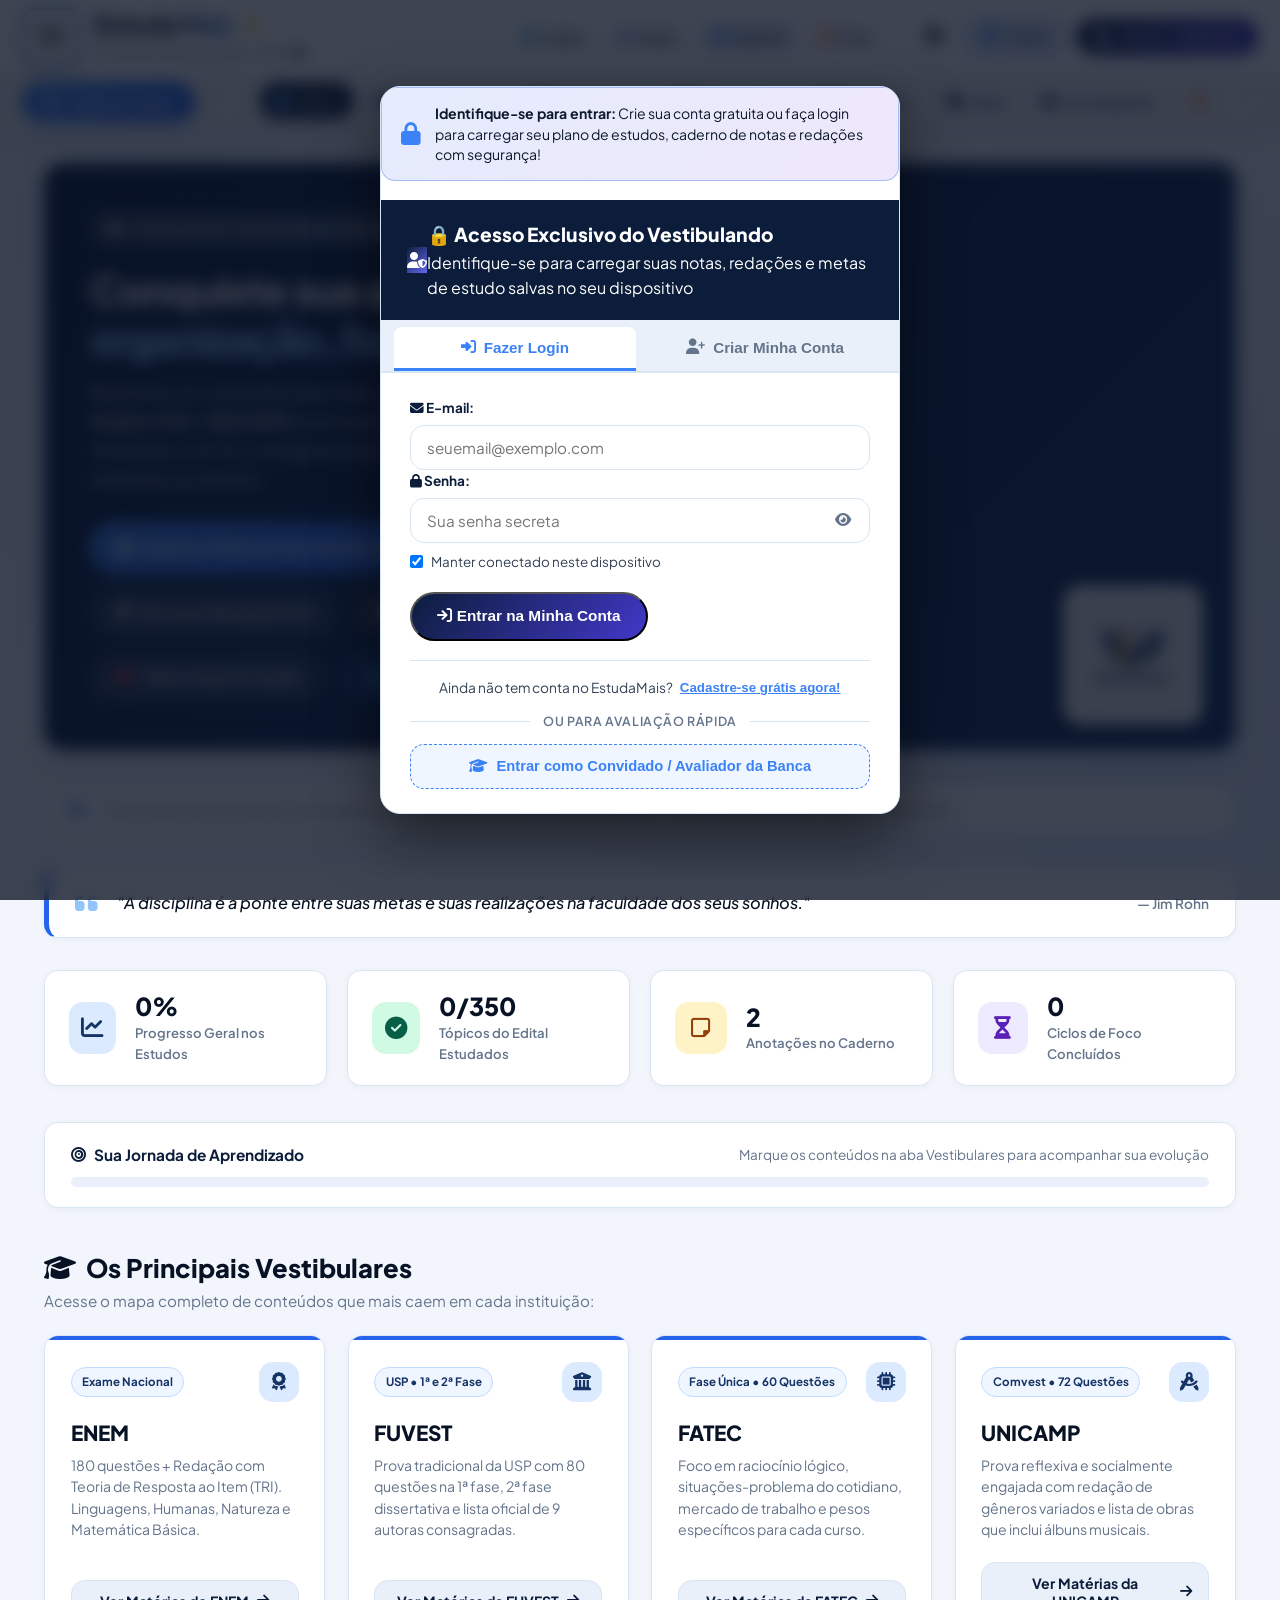
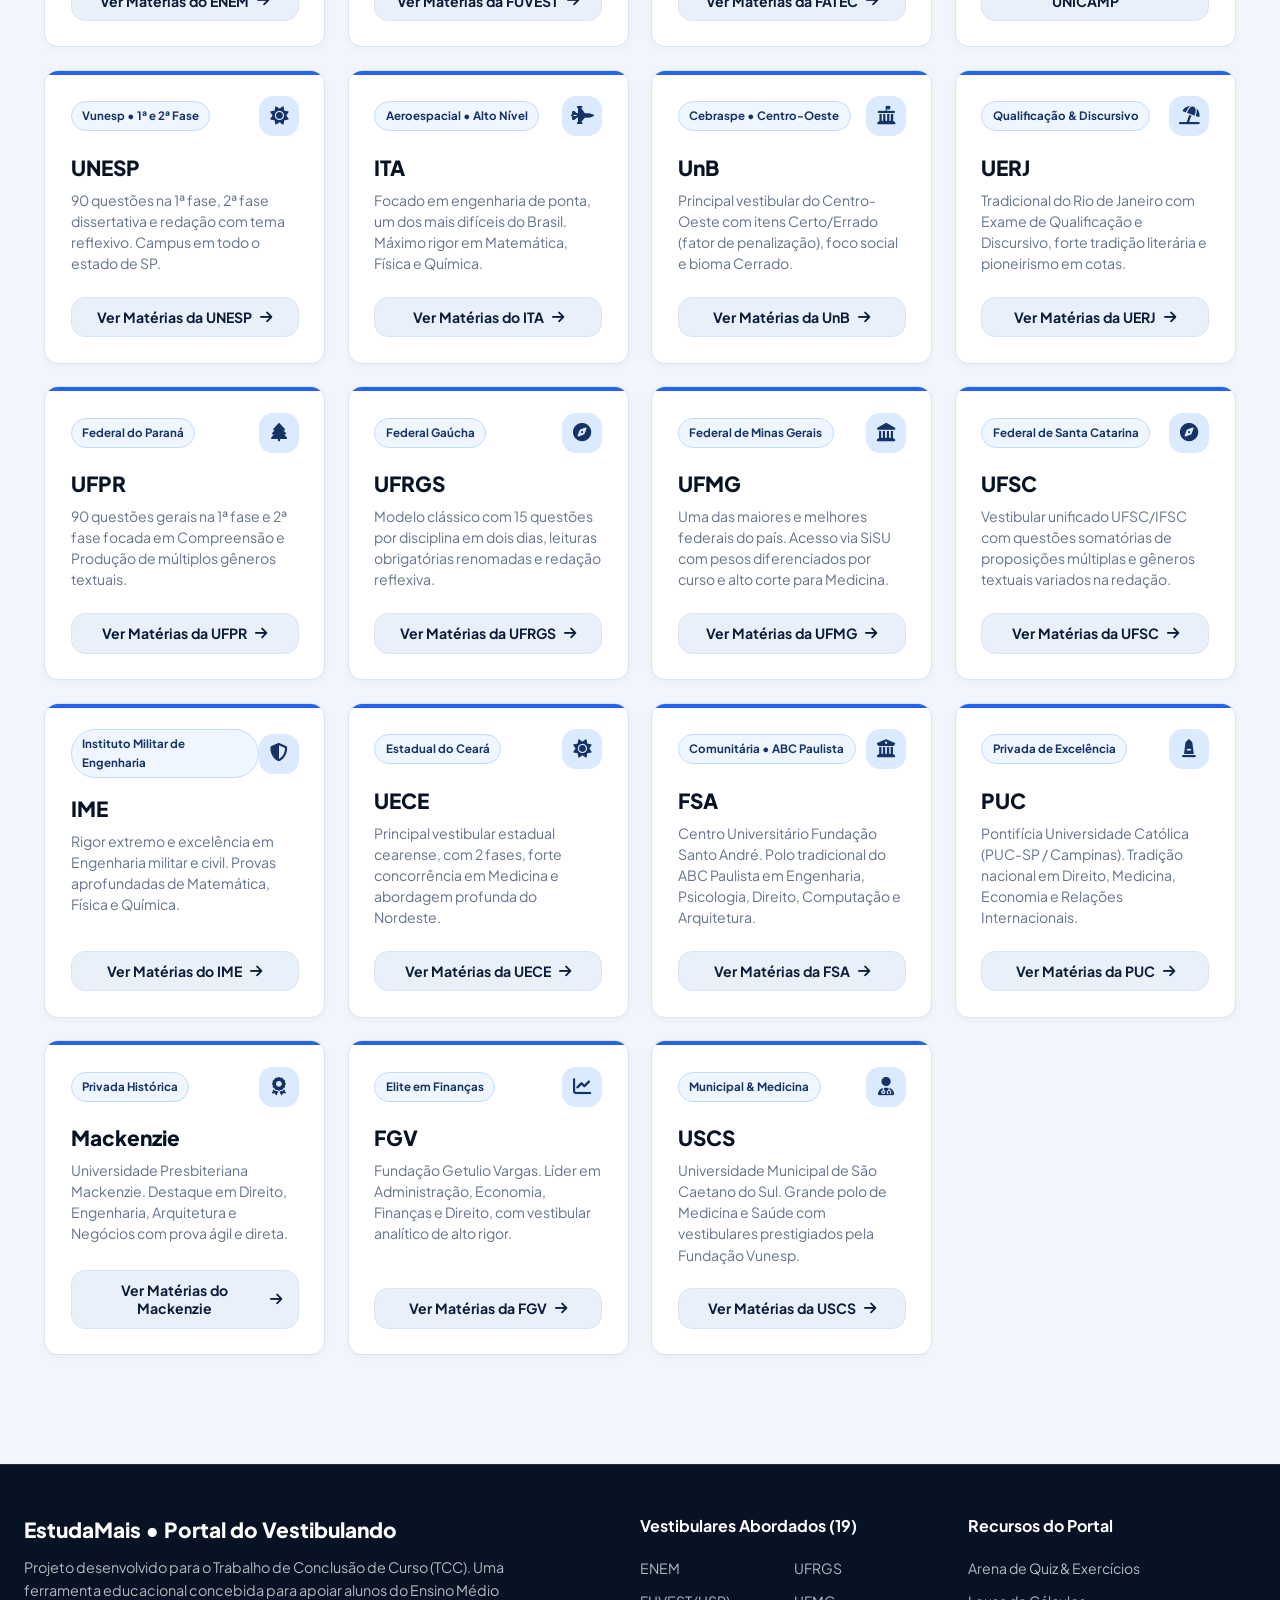
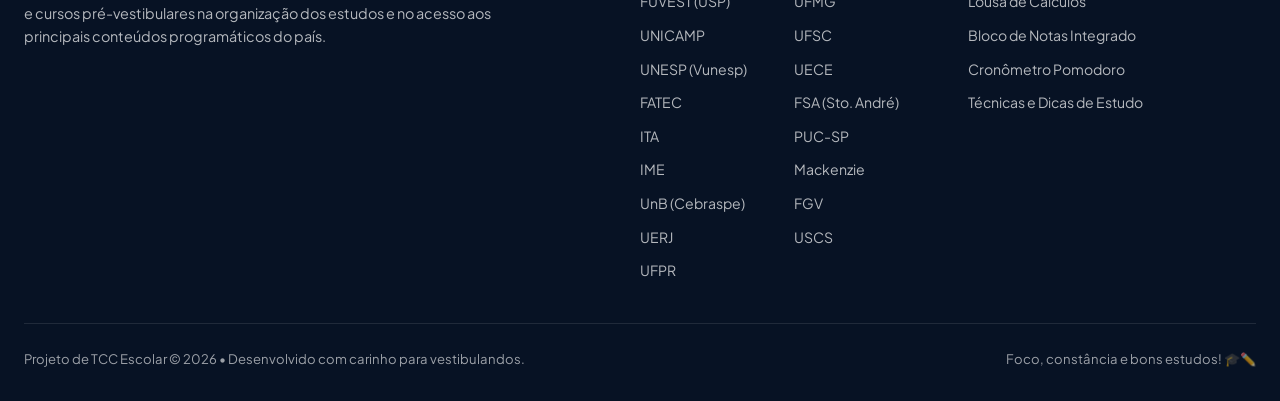
<file: index_modular.html>
﻿<!DOCTYPE html>
<html lang="pt-BR">
<head>
  <meta charset="UTF-8">
  <meta name="viewport" content="width=device-width, initial-scale=1.0, maximum-scale=5.0">
  <meta name="referrer" content="strict-origin-when-cross-origin">
  <title>EstudaMais • Portal do Vestibulando | Projeto de TCC</title>
  <meta name="description" content="Plataforma inclusiva de apoio aos vestibulandos com conteúdos mais cobrados nos maiores vestibulares públicos e privados do Brasil (ENEM, USP, FATEC, Fundação Santo André, PUC, Mackenzie, FGV, Unicamp e mais), bloco de notas e dicas de estudos.">
  
  <!-- Configurações PWA e Mobile Android -->
  <link rel="manifest" href="manifest.json">
  <meta name="theme-color" content="#0c1d3b">
  <meta name="mobile-web-app-capable" content="yes">
  <meta name="apple-mobile-web-app-capable" content="yes">
  <meta name="apple-mobile-web-app-status-bar-style" content="black-translucent">
  <meta name="apple-mobile-web-app-title" content="EstudaMais">

  <!-- Favicon com Imagem Oficial Estuda Mais -->
  <link rel="icon" type="image/jpeg" href="assets/logo_estudamais.jpg">
  <link rel="shortcut icon" href="assets/logo_estudamais.jpg">
  <link rel="apple-touch-icon" href="assets/logo_estudamais.jpg">

  <!-- Fontes do Google: Plus Jakarta Sans & Caveat -->
  <link rel="preconnect" href="https://fonts.googleapis.com">
  <link rel="preconnect" href="https://fonts.gstatic.com" crossorigin>
  <link href="https://fonts.googleapis.com/css2?family=Plus+Jakarta+Sans:wght@300;400;500;600;700;800&family=Caveat:wght@600;700&display=swap" rel="stylesheet">

  <!-- Font Awesome 6 Icons -->
  <link rel="stylesheet" href="https://cdnjs.cloudflare.com/ajax/libs/font-awesome/6.4.0/css/all.min.css" integrity="sha512-iecdLmaskl7CVkqkXNQ/ZH/XLlvWZOJyj7Yy7tcenmpD1ypASozpmT/E0iPtmFIB46ZmdtAc9eNBvH0H/ZpiBw==" crossorigin="anonymous" referrerpolicy="no-referrer" />

  <!-- Prevenção de FOUC: aplica tema e paleta imediatamente antes de renderizar -->
  <script>
    (function() {
      try {
        var m = localStorage.getItem('estudamais_theme_mode') || 'light';
        var a = localStorage.getItem('estudamais_theme_accent') || 'azul-marinho';
        document.documentElement.setAttribute('data-theme', m);
        document.documentElement.setAttribute('data-accent', a);
      } catch(e) {}
    })();
  </script>

  <!-- Estilos Customizados -->
  <link rel="stylesheet" href="css/style.css">
</head>
<body>

  <!-- ========================================================
       CABEÇALHO & BARRA DE NAVEGAÇÃO
       ======================================================== -->
    <header class="site-header site-header-2-andares">
    <!-- ANDAR 1 (SUPERIOR): Marca / Logo à esquerda | Ferramentas Rápidas, Temas e Usuário à direita -->
    <div class="header-andar-superior">
      <div class="brand-logo" onclick="mudarAba('inicio')" title="Página Inicial">
        <!-- Logo Oficial Estuda Mais -->
        <div class="logo-icon-box logo-img-box">
          <img src="assets/logo_estudamais.jpg" alt="Estuda Mais" class="logo-img-header" width="46" height="46">
        </div>
        <div class="brand-info">
          <div class="brand-title-row">
            <span class="brand-name">Estuda <span class="brand-accent">Mais</span></span>
            <span class="brand-sparkle">✨</span>
          </div>
          <span class="brand-tagline">Portal do Vestibulando • TCC 🎓</span>
        </div>
      </div>

      <div class="header-actions">
        <!-- Abas Fixas Rápidas: Lousa, Notas, Tutor IA e Foco (Móveis e Flutuantes) -->
        <button type="button" class="btn-header-quick-fixo" onclick="alternarJanelaFlutuante('lousa')" title="Abrir Lousa de Contas & Cálculos Móvel">
          <i class="fa-solid fa-pen-ruler" style="color: #0284c7;"></i>
          <span>Lousa</span>
        </button>
        <button type="button" class="btn-header-quick-fixo" onclick="alternarJanelaFlutuante('notas')" title="Abrir Bloco de Anotações Móvel">
          <i class="fa-solid fa-pen-to-square" style="color: #7c3aed;"></i>
          <span>Notas</span>
        </button>
        <button type="button" class="btn-header-quick-fixo btn-header-ia" onclick="alternarJanelaFlutuante('ia')" title="Abrir Tutor IA & Gemini Móvel">
          <i class="fa-solid fa-robot" style="color: #3b82f6;"></i>
          <span>Tutor IA</span>
        </button>
        <button type="button" class="btn-header-quick-fixo btn-header-foco" onclick="alternarJanelaFlutuante('foco')" title="Abrir Foco Pomodoro & Sons Ambientes Móvel">
          <i class="fa-solid fa-fire" style="color: #f97316;"></i>
          <span>Foco</span>
        </button>

        <span class="header-divider-v"></span>

        <!-- Alternador Rápido Claro / Escuro / Descanso -->
        <button class="btn-header-theme-toggle" id="btn-theme-toggle" onclick="alternarModoEscuro()" title="Alternar Modo Claro / Escuro" aria-label="Modo Claro ou Escuro">
          <i class="fa-solid fa-moon" id="icon-theme-toggle"></i>
        </button>

        <!-- Seletor de Cores do Tema -->
        <button class="btn-header-palette" onclick="abrirModalCores()" title="Personalizar Cores do Tema" aria-label="Cores do Tema">
          <i class="fa-solid fa-palette"></i>
          <span>Cores</span>
        </button>

        <!-- Área de Usuário / Login / Cadastro -->
        <div class="header-user-area" id="header-user-area">
          <button class="btn-header-auth" onclick="abrirModalAuth('login')" title="Entrar ou criar conta">
            <i class="fa-solid fa-user-lock"></i>
            <span>Entrar / Cadastrar</span>
          </button>
        </div>
      </div>
    </div>

    <!-- ANDAR 2 (INFERIOR): Barra de Abas Completa e Espaçosa com Rolagem -->
    <div class="header-andar-inferior">
      <div class="nav-grouped-wrapper">
        <!-- Botão com as 3 Listras Clássicas (☰) em Alto Contraste & Destaque -->
        <button type="button" class="btn-menu-hamburguer" id="btn-menu-hamburguer" onclick="alternarModalMenuAbas()" title="Ver todas as abas organizadas em grupos (☰)" aria-label="Menu de Abas">
          <span class="icone-hamburguer-listras" aria-hidden="true">
            <span></span>
            <span></span>
            <span></span>
          </span>
          <span class="texto-menu-hamburguer">Todas as Abas</span>
        </button>

        <!-- Seta Esquerda para Rolar Abas -->
        <button type="button" class="nav-scroll-btn prev visible" id="nav-btn-prev" onclick="rolarMenuNav(-200)" title="Rolar abas para a esquerda" aria-label="Rolar abas para a esquerda">
          <i class="fa-solid fa-chevron-left"></i>
        </button>

        <!-- Abas Principais em Linha Direta com Rolagem Ampla -->
        <nav class="nav-scroll-container" id="nav-scroll-container">
          <ul class="nav-menu" id="nav-menu-list">
            <li>
              <button type="button" class="nav-btn active" data-tab="inicio" onclick="mudarAba('inicio')">
                <i class="fa-solid fa-house"></i>
                <span>Início</span>
              </button>
            </li>
            <li>
              <button type="button" class="nav-btn" data-tab="vestibulares" onclick="mudarAba('vestibulares')">
                <i class="fa-solid fa-graduation-cap"></i>
                <span>Vestibulares</span>
              </button>
            </li>
            <li>
              <button type="button" class="nav-btn" data-tab="videoaulas" onclick="mudarAba('videoaulas')">
                <i class="fa-brands fa-youtube" style="color: #ef4444;"></i>
                <span>Vídeo Aulas</span>
              </button>
            </li>
            <li>
              <button type="button" class="nav-btn" data-tab="simulados" onclick="mudarAba('simulados')">
                <i class="fa-solid fa-file-signature"></i>
                <span>Simulados</span>
              </button>
            </li>
            <li>
              <button type="button" class="nav-btn" data-tab="redacao" onclick="mudarAba('redacao')">
                <i class="fa-solid fa-feather-pointed"></i>
                <span>Redação</span>
              </button>
            </li>
            <li>
              <button type="button" class="nav-btn" data-tab="quiz" onclick="mudarAba('quiz')">
                <i class="fa-solid fa-gamepad"></i>
                <span>Quiz</span>
              </button>
            </li>
            <li>
              <button type="button" class="nav-btn" data-tab="cronograma" onclick="mudarAba('cronograma')">
                <i class="fa-solid fa-calendar-days"></i>
                <span>Cronograma</span>
              </button>
            </li>
            <li>
              <button type="button" class="nav-btn" data-tab="ferramentas" onclick="mudarAba('ferramentas')">
                <i class="fa-solid fa-fire" style="color: #f97316;"></i>
                <span>Foco & Pomodoro</span>
              </button>
            </li>
            <li>
              <button type="button" class="nav-btn" data-tab="notas" onclick="mudarAba('notas')">
                <i class="fa-solid fa-book"></i>
                <span>Caderno</span>
              </button>
            </li>
            <li>
              <button type="button" class="nav-btn" data-tab="dicas" onclick="mudarAba('dicas')">
                <i class="fa-solid fa-lightbulb"></i>
                <span>Dicas</span>
              </button>
            </li>
            <li>
              <button type="button" class="nav-btn" data-tab="perfil" onclick="mudarAba('perfil')">
                <i class="fa-solid fa-user-graduate"></i>
                <span>Perfil</span>
              </button>
            </li>
          </ul>
        </nav>

        <!-- Seta Direita para Rolar Abas -->
        <button type="button" class="nav-scroll-btn next visible" id="nav-btn-next" onclick="rolarMenuNav(200)" title="Rolar abas para a direita" aria-label="Rolar abas para a direita">
          <i class="fa-solid fa-chevron-right"></i>
        </button>
      </div>
    </div>
  </header>

  <!-- ========================================================
       CONTEÚDO PRINCIPAL (ABAS DINÂMICAS)
       ======================================================== -->
  <main class="main-wrapper">

    <!-- ========================================================
         ABA 1: INÍCIO / DASHBOARD DO ESTUDANTE
         ======================================================== -->
    <section id="tab-inicio" class="tab-content active">
      
      <!-- Hero Banner Aconchegante -->
      <div class="hero-cozy-card">
        <div class="hero-content">
          <div class="hero-pill">
            <i class="fa-solid fa-graduation-cap"></i>
            <span>Projeto de TCC • Seu Cantinho de Estudos</span>
          </div>
          <h1 class="hero-title">
            Conquiste sua aprovação com <span class="highlight">organização, foco e calma</span>.
          </h1>
          <p class="hero-subtitle">
            Reunimos os conteúdos que mais caem no <strong>ENEM</strong>, <strong>FUVEST</strong>, <strong>FATEC</strong>, <strong>FSA (Fundação Santo André)</strong>, <strong>PUC</strong>, <strong>UNICAMP</strong> e principais faculdades públicas e privadas, acompanhados de simulados com IA, cronograma personalizado, caderno digital e ferramentas de foco em um ambiente acolhedor.
          </p>
          <div class="hero-actions">
            <button class="btn-hero-primary" data-goto="vestibulares">
              <i class="fa-solid fa-compass"></i>
              <span>Explorar Matérias dos Vestibulares</span>
            </button>
            <button class="btn-hero-secondary" data-goto="simulados">
              <i class="fa-solid fa-file-signature"></i>
              <span>Fazer Simulado Oficial</span>
            </button>
            <button class="btn-hero-secondary" data-goto="redacao">
              <i class="fa-solid fa-feather-pointed"></i>
              <span>Escrever Redação & IA</span>
            </button>
            <button class="btn-hero-secondary" data-goto="quiz">
              <i class="fa-solid fa-gamepad"></i>
              <span>Quiz & Exercícios</span>
            </button>
            <button class="btn-hero-secondary" data-goto="cronograma">
              <i class="fa-solid fa-calendar-days"></i>
              <span>Cronograma Semanal</span>
            </button>
            <button class="btn-hero-secondary" data-goto="videoaulas">
              <i class="fa-brands fa-youtube" style="color: #ef4444;"></i>
              <span>Vídeo Aulas & Canais</span>
            </button>
            <button class="btn-hero-secondary" data-goto="chat-ia" style="border-color: var(--primary-accent); background: color-mix(in srgb, var(--primary-accent) 20%, transparent);">
              <i class="fa-solid fa-robot" style="color: var(--primary-accent-light, #93c5fd);"></i>
              <span>Tutor IA & Gemini</span>
            </button>
          </div>
        </div>
        <!-- Emblema Decorativo no Hero -->
        <div class="hero-illustration">
          <img src="assets/logo_estudamais.jpg" alt="Estuda Mais" class="hero-logo-deco" width="140" height="140" style="width: 140px; height: 140px; max-width: 140px; max-height: 140px; object-fit: contain; background: #ffffff; padding: 8px; border-radius: 20px; box-shadow: 0 8px 24px rgba(0,0,0,0.12); border: 2px solid var(--primary-accent); display: block;" loading="lazy">
        </div>
      </div>

      <!-- Barra de Pesquisa Rápida Global -->
      <div class="search-bar-wrapper">
        <div class="search-box-inner">
          <i class="fa-solid fa-magnifying-glass"></i>
          <input type="text" id="busca-materias" placeholder="Pesquise por qualquer conteúdo ou assunto (ex: Ecologia, Era Vargas, Funções, Redação, Leis de Newton)..." autocomplete="off">
        </div>
        <!-- Resultados da Busca Flutuante -->
        <div id="resultados-busca" class="resultados-busca-dropdown"></div>
      </div>

      <!-- Frase Motivacional Diária -->
      <div id="frase-motivacional" class="card-frase-dia">
        <i class="fa-solid fa-quote-left quote-icon"></i>
        <p class="frase-texto">"A persistência é o caminho do êxito na conquista da sua vaga."</p>
        <span class="frase-autor">— Equipe EstudaMais</span>
      </div>

      <!-- Estatísticas & Progresso Geral do Aluno -->
      <div class="dashboard-grid-stats">
        <div class="stat-card">
          <div class="stat-icon azul">
            <i class="fa-solid fa-chart-line"></i>
          </div>
          <div class="stat-data">
            <span class="stat-num" id="stat-progresso-total">0%</span>
            <span class="stat-label">Progresso Geral nos Estudos</span>
          </div>
        </div>

        <div class="stat-card">
          <div class="stat-icon verde">
            <i class="fa-solid fa-circle-check"></i>
          </div>
          <div class="stat-data">
            <span class="stat-num" id="stat-topicos-concluidos">0/350</span>
            <span class="stat-label">Tópicos do Edital Estudados</span>
          </div>
        </div>

        <div class="stat-card">
          <div class="stat-icon amarelo">
            <i class="fa-regular fa-note-sticky"></i>
          </div>
          <div class="stat-data">
            <span class="stat-num" id="stat-total-notas">0</span>
            <span class="stat-label">Anotações no Caderno</span>
          </div>
        </div>

        <div class="stat-card">
          <div class="stat-icon roxo">
            <i class="fa-solid fa-hourglass-half"></i>
          </div>
          <div class="stat-data">
            <span class="stat-num" id="stat-pomodoros-feitos">0</span>
            <span class="stat-label">Ciclos de Foco Concluídos</span>
          </div>
        </div>
      </div>

      <!-- Barra de Progresso Geral Banner -->
      <div class="progresso-geral-banner">
        <div class="progresso-header-line">
          <span class="progresso-titulo"><i class="fa-solid fa-bullseye"></i> Sua Jornada de Aprendizado</span>
          <span class="progresso-subtitulo" style="font-size: 0.85rem; color: var(--text-muted);">Marque os conteúdos na aba Vestibulares para acompanhar sua evolução</span>
        </div>
        <div class="progresso-trilho">
          <div id="barra-progresso-geral" class="progresso-preenchimento" style="width: 0%;"></div>
        </div>
      </div>

      <!-- Preview dos 4 Grandes Vestibulares -->
      <div class="secao-titulo-bloco">
        <h2><i class="fa-solid fa-graduation-cap"></i> Os Principais Vestibulares</h2>
        <p>Acesse o mapa completo de conteúdos que mais caem em cada instituição:</p>
      </div>

      <div class="vestibulares-preview-grid">
        <!-- Card Preview ENEM -->
        <div class="vest-card-preview">
          <div class="vest-preview-topo">
            <span class="vest-badge-mini">Exame Nacional</span>
            <div class="vest-preview-icon"><i class="fa-solid fa-award"></i></div>
          </div>
          <h3 class="vest-preview-nome">ENEM</h3>
          <p class="vest-preview-desc">180 questões + Redação com Teoria de Resposta ao Item (TRI). Linguagens, Humanas, Natureza e Matemática Básica.</p>
          <button class="btn-acessar-vest" onclick="irParaVestibular('enem')">
            <span>Ver Matérias do ENEM</span>
            <i class="fa-solid fa-arrow-right"></i>
          </button>
        </div>

        <!-- Card Preview FUVEST -->
        <div class="vest-card-preview">
          <div class="vest-preview-topo">
            <span class="vest-badge-mini">USP • 1ª e 2ª Fase</span>
            <div class="vest-preview-icon"><i class="fa-solid fa-building-columns"></i></div>
          </div>
          <h3 class="vest-preview-nome">FUVEST</h3>
          <p class="vest-preview-desc">Prova tradicional da USP com 80 questões na 1ª fase, 2ª fase dissertativa e lista oficial de 9 autoras consagradas.</p>
          <button class="btn-acessar-vest" onclick="irParaVestibular('fuvest')">
            <span>Ver Matérias da FUVEST</span>
            <i class="fa-solid fa-arrow-right"></i>
          </button>
        </div>

        <!-- Card Preview FATEC -->
        <div class="vest-card-preview">
          <div class="vest-preview-topo">
            <span class="vest-badge-mini">Fase Única • 60 Questões</span>
            <div class="vest-preview-icon"><i class="fa-solid fa-microchip"></i></div>
          </div>
          <h3 class="vest-preview-nome">FATEC</h3>
          <p class="vest-preview-desc">Foco em raciocínio lógico, situações-problema do cotidiano, mercado de trabalho e pesos específicos para cada curso.</p>
          <button class="btn-acessar-vest" onclick="irParaVestibular('fatec')">
            <span>Ver Matérias da FATEC</span>
            <i class="fa-solid fa-arrow-right"></i>
          </button>
        </div>

        <!-- Card Preview UNICAMP -->
        <div class="vest-card-preview">
          <div class="vest-preview-topo">
            <span class="vest-badge-mini">Comvest • 72 Questões</span>
            <div class="vest-preview-icon"><i class="fa-solid fa-compass-drafting"></i></div>
          </div>
          <h3 class="vest-preview-nome">UNICAMP</h3>
          <p class="vest-preview-desc">Prova reflexiva e socialmente engajada com redação de gêneros variados e lista de obras que inclui álbuns musicais.</p>
          <button class="btn-acessar-vest" onclick="irParaVestibular('unicamp')">
            <span>Ver Matérias da UNICAMP</span>
            <i class="fa-solid fa-arrow-right"></i>
          </button>
        </div>

        <!-- Card Preview UNESP -->
        <div class="vest-card-preview">
          <div class="vest-preview-topo">
            <span class="vest-badge-mini">Vunesp • 1ª e 2ª Fase</span>
            <div class="vest-preview-icon"><i class="fa-solid fa-sun"></i></div>
          </div>
          <h3 class="vest-preview-nome">UNESP</h3>
          <p class="vest-preview-desc">90 questões na 1ª fase, 2ª fase dissertativa e redação com tema reflexivo. Campus em todo o estado de SP.</p>
          <button class="btn-acessar-vest" onclick="irParaVestibular('unesp')">
            <span>Ver Matérias da UNESP</span>
            <i class="fa-solid fa-arrow-right"></i>
          </button>
        </div>

        <!-- Card Preview ITA -->
        <div class="vest-card-preview">
          <div class="vest-preview-topo">
            <span class="vest-badge-mini">Aeroespacial • Alto Nível</span>
            <div class="vest-preview-icon"><i class="fa-solid fa-jet-fighter"></i></div>
          </div>
          <h3 class="vest-preview-nome">ITA</h3>
          <p class="vest-preview-desc">Focado em engenharia de ponta, um dos mais difíceis do Brasil. Máximo rigor em Matemática, Física e Química.</p>
          <button class="btn-acessar-vest" onclick="irParaVestibular('ita')">
            <span>Ver Matérias do ITA</span>
            <i class="fa-solid fa-arrow-right"></i>
          </button>
        </div>

        <!-- Card Preview UnB -->
        <div class="vest-card-preview">
          <div class="vest-preview-topo">
            <span class="vest-badge-mini">Cebraspe • Centro-Oeste</span>
            <div class="vest-preview-icon"><i class="fa-solid fa-landmark-flag"></i></div>
          </div>
          <h3 class="vest-preview-nome">UnB</h3>
          <p class="vest-preview-desc">Principal vestibular do Centro-Oeste com itens Certo/Errado (fator de penalização), foco social e bioma Cerrado.</p>
          <button class="btn-acessar-vest" onclick="irParaVestibular('unb')">
            <span>Ver Matérias da UnB</span>
            <i class="fa-solid fa-arrow-right"></i>
          </button>
        </div>

        <!-- Card Preview UERJ -->
        <div class="vest-card-preview">
          <div class="vest-preview-topo">
            <span class="vest-badge-mini">Qualificação & Discursivo</span>
            <div class="vest-preview-icon"><i class="fa-solid fa-umbrella-beach"></i></div>
          </div>
          <h3 class="vest-preview-nome">UERJ</h3>
          <p class="vest-preview-desc">Tradicional do Rio de Janeiro com Exame de Qualificação e Discursivo, forte tradição literária e pioneirismo em cotas.</p>
          <button class="btn-acessar-vest" onclick="irParaVestibular('uerj')">
            <span>Ver Matérias da UERJ</span>
            <i class="fa-solid fa-arrow-right"></i>
          </button>
        </div>

        <!-- Card Preview UFPR -->
        <div class="vest-card-preview">
          <div class="vest-preview-topo">
            <span class="vest-badge-mini">Federal do Paraná</span>
            <div class="vest-preview-icon"><i class="fa-solid fa-tree"></i></div>
          </div>
          <h3 class="vest-preview-nome">UFPR</h3>
          <p class="vest-preview-desc">90 questões gerais na 1ª fase e 2ª fase focada em Compreensão e Produção de múltiplos gêneros textuais.</p>
          <button class="btn-acessar-vest" onclick="irParaVestibular('ufpr')">
            <span>Ver Matérias da UFPR</span>
            <i class="fa-solid fa-arrow-right"></i>
          </button>
        </div>

        <!-- Card Preview UFRGS -->
        <div class="vest-card-preview">
          <div class="vest-preview-topo">
            <span class="vest-badge-mini">Federal Gaúcha</span>
            <div class="vest-preview-icon"><i class="fa-solid fa-compass"></i></div>
          </div>
          <h3 class="vest-preview-nome">UFRGS</h3>
          <p class="vest-preview-desc">Modelo clássico com 15 questões por disciplina em dois dias, leituras obrigatórias renomadas e redação reflexiva.</p>
          <button class="btn-acessar-vest" onclick="irParaVestibular('ufrgs')">
            <span>Ver Matérias da UFRGS</span>
            <i class="fa-solid fa-arrow-right"></i>
          </button>
        </div>

        <!-- Card Preview UFMG -->
        <div class="vest-card-preview">
          <div class="vest-preview-topo">
            <span class="vest-badge-mini">Federal de Minas Gerais</span>
            <div class="vest-preview-icon"><i class="fa-solid fa-landmark"></i></div>
          </div>
          <h3 class="vest-preview-nome">UFMG</h3>
          <p class="vest-preview-desc">Uma das maiores e melhores federais do país. Acesso via SiSU com pesos diferenciados por curso e alto corte para Medicina.</p>
          <button class="btn-acessar-vest" onclick="irParaVestibular('ufmg')">
            <span>Ver Matérias da UFMG</span>
            <i class="fa-solid fa-arrow-right"></i>
          </button>
        </div>

        <!-- Card Preview UFSC -->
        <div class="vest-card-preview">
          <div class="vest-preview-topo">
            <span class="vest-badge-mini">Federal de Santa Catarina</span>
            <div class="vest-preview-icon"><i class="fa-solid fa-compass"></i></div>
          </div>
          <h3 class="vest-preview-nome">UFSC</h3>
          <p class="vest-preview-desc">Vestibular unificado UFSC/IFSC com questões somatórias de proposições múltiplas e gêneros textuais variados na redação.</p>
          <button class="btn-acessar-vest" onclick="irParaVestibular('ufsc')">
            <span>Ver Matérias da UFSC</span>
            <i class="fa-solid fa-arrow-right"></i>
          </button>
        </div>

        <!-- Card Preview IME -->
        <div class="vest-card-preview">
          <div class="vest-preview-topo">
            <span class="vest-badge-mini">Instituto Militar de Engenharia</span>
            <div class="vest-preview-icon"><i class="fa-solid fa-shield-halved"></i></div>
          </div>
          <h3 class="vest-preview-nome">IME</h3>
          <p class="vest-preview-desc">Rigor extremo e excelência em Engenharia militar e civil. Provas aprofundadas de Matemática, Física e Química.</p>
          <button class="btn-acessar-vest" onclick="irParaVestibular('ime')">
            <span>Ver Matérias do IME</span>
            <i class="fa-solid fa-arrow-right"></i>
          </button>
        </div>

        <!-- Card Preview UECE -->
        <div class="vest-card-preview">
          <div class="vest-preview-topo">
            <span class="vest-badge-mini">Estadual do Ceará</span>
            <div class="vest-preview-icon"><i class="fa-solid fa-sun"></i></div>
          </div>
          <h3 class="vest-preview-nome">UECE</h3>
          <p class="vest-preview-desc">Principal vestibular estadual cearense, com 2 fases, forte concorrência em Medicina e abordagem profunda do Nordeste.</p>
          <button class="btn-acessar-vest" onclick="irParaVestibular('uece')">
            <span>Ver Matérias da UECE</span>
            <i class="fa-solid fa-arrow-right"></i>
          </button>
        </div>

        <!-- Card Preview FSA (Fundação Santo André) -->
        <div class="vest-card-preview">
          <div class="vest-preview-topo">
            <span class="vest-badge-mini">Comunitária • ABC Paulista</span>
            <div class="vest-preview-icon"><i class="fa-solid fa-building-columns"></i></div>
          </div>
          <h3 class="vest-preview-nome">FSA</h3>
          <p class="vest-preview-desc">Centro Universitário Fundação Santo André. Polo tradicional do ABC Paulista em Engenharia, Psicologia, Direito, Computação e Arquitetura.</p>
          <button class="btn-acessar-vest" onclick="irParaVestibular('fsa')">
            <span>Ver Matérias da FSA</span>
            <i class="fa-solid fa-arrow-right"></i>
          </button>
        </div>

        <!-- Card Preview PUC -->
        <div class="vest-card-preview">
          <div class="vest-preview-topo">
            <span class="vest-badge-mini">Privada de Excelência</span>
            <div class="vest-preview-icon"><i class="fa-solid fa-monument"></i></div>
          </div>
          <h3 class="vest-preview-nome">PUC</h3>
          <p class="vest-preview-desc">Pontifícia Universidade Católica (PUC-SP / Campinas). Tradição nacional em Direito, Medicina, Economia e Relações Internacionais.</p>
          <button class="btn-acessar-vest" onclick="irParaVestibular('puc')">
            <span>Ver Matérias da PUC</span>
            <i class="fa-solid fa-arrow-right"></i>
          </button>
        </div>

        <!-- Card Preview Mackenzie -->
        <div class="vest-card-preview">
          <div class="vest-preview-topo">
            <span class="vest-badge-mini">Privada Histórica</span>
            <div class="vest-preview-icon"><i class="fa-solid fa-award"></i></div>
          </div>
          <h3 class="vest-preview-nome">Mackenzie</h3>
          <p class="vest-preview-desc">Universidade Presbiteriana Mackenzie. Destaque em Direito, Engenharia, Arquitetura e Negócios com prova ágil e direta.</p>
          <button class="btn-acessar-vest" onclick="irParaVestibular('mackenzie')">
            <span>Ver Matérias do Mackenzie</span>
            <i class="fa-solid fa-arrow-right"></i>
          </button>
        </div>

        <!-- Card Preview FGV -->
        <div class="vest-card-preview">
          <div class="vest-preview-topo">
            <span class="vest-badge-mini">Elite em Finanças</span>
            <div class="vest-preview-icon"><i class="fa-solid fa-chart-line"></i></div>
          </div>
          <h3 class="vest-preview-nome">FGV</h3>
          <p class="vest-preview-desc">Fundação Getulio Vargas. Líder em Administração, Economia, Finanças e Direito, com vestibular analítico de alto rigor.</p>
          <button class="btn-acessar-vest" onclick="irParaVestibular('fgv')">
            <span>Ver Matérias da FGV</span>
            <i class="fa-solid fa-arrow-right"></i>
          </button>
        </div>

        <!-- Card Preview USCS -->
        <div class="vest-card-preview">
          <div class="vest-preview-topo">
            <span class="vest-badge-mini">Municipal & Medicina</span>
            <div class="vest-preview-icon"><i class="fa-solid fa-user-doctor"></i></div>
          </div>
          <h3 class="vest-preview-nome">USCS</h3>
          <p class="vest-preview-desc">Universidade Municipal de São Caetano do Sul. Grande polo de Medicina e Saúde com vestibulares prestigiados pela Fundação Vunesp.</p>
          <button class="btn-acessar-vest" onclick="irParaVestibular('uscs')">
            <span>Ver Matérias da USCS</span>
            <i class="fa-solid fa-arrow-right"></i>
          </button>
        </div>
      </div>

    </section>

    <!-- ========================================================
         ABA 2: VESTIBULARES (DETALHAMENTO, OBRAS & CHECKLIST)
         ======================================================== -->
    <section id="tab-vestibulares" class="tab-content">
      
      <!-- Seletor de Vestibular -->
      <div class="vest-nav-switcher" id="vestibulares-tabs"></div>

      <!-- Área de Renderização Dinâmica do Vestibular -->
      <div id="vestibular-conteudo-detalhado"></div>

    </section>

    <!-- ========================================================
         ABA 3: DICAS DE ESTUDO & METODOLOGIAS
         ======================================================== */ -->
    <section id="tab-dicas" class="tab-content">
      
      <div class="dicas-intro-card">
        <h2><i class="fa-solid fa-brain"></i> Guia Pedagógico de Dicas de Estudo</h2>
        <p>
          Estudar com inteligência e estratégia é muito mais eficiente do que passar horas cansativas sem retenção. Conheça as técnicas cientificamente comprovadas para vestibulandos:
        </p>
      </div>

      <div class="dicas-grid" id="dicas-estudo-grid"></div>

    </section>

    <!-- ========================================================
         ABA 4: BLOCO DE NOTAS INTEGRADO (CADERNO DO ALUNO)
         ======================================================== -->
    <section id="tab-notas" class="tab-content">
      
      <div class="bloco-header-area">
        <div class="bloco-info">
          <h2><i class="fa-solid fa-book-bookmark"></i> Meu Caderno Digital</h2>
          <p>Faça suas anotações, guarde fórmulas, repertórios de redação e resumos. Tudo salvo automaticamente no seu navegador!</p>
        </div>
        <div class="bloco-controles">
          <div class="search-notas-box">
            <i class="fa-solid fa-magnifying-glass"></i>
            <input type="text" id="busca-notas-input" placeholder="Filtrar anotações...">
          </div>
          <button class="btn-nova-nota" onclick="abrirModalNovaNota()">
            <i class="fa-solid fa-plus"></i>
            <span>Nova Anotação</span>
          </button>
        </div>
      </div>

      <!-- Grid de Notas -->
      <div class="notas-grid" id="lista-notas"></div>

    </section>

    <!-- ========================================================
         ABA 5: FOCO, POMODORO & METAS DIÁRIAS
         ======================================================== -->
    <section id="tab-ferramentas" class="tab-content">
      
      <div class="secao-titulo-bloco">
        <h2><i class="fa-solid fa-sliders"></i> Espaço de Concentração & Foco</h2>
        <p>Aumente sua produtividade nos estudos combinando o cronômetro Pomodoro, som ambiente relaxante e lista de metas diárias:</p>
      </div>

      <div class="ferramentas-grid">
        
        <!-- Bloco do Pomodoro Timer -->
        <div class="pomodoro-card-cozy">
          <div class="pomodoro-modes-nav" id="pomodoro-modes-nav">
            <button class="pomodoro-mode-btn active" data-mode="foco" title="25 minutos de concentração clássica">Foco (25m)</button>
            <button class="pomodoro-mode-btn" data-mode="estendido" title="50 minutos de estudo aprofundado">Estendido (50m)</button>
            <button class="pomodoro-mode-btn" data-mode="maratona" title="90 minutos para simulados ou redação">Maratona (90m)</button>
            <button class="pomodoro-mode-btn" data-mode="curta" title="5 minutos para relaxar">Pausa Curta (5m)</button>
            <button class="pomodoro-mode-btn" data-mode="longa" title="15 minutos para lanche">Pausa Longa (15m)</button>
            <button class="pomodoro-mode-btn btn-mode-custom" data-mode="custom" id="btn-toggle-custom-pomodoro" onclick="togglePainelTempoPersonalizado()" title="Ajustar horas, minutos e segundos">
              <i class="fa-solid fa-clock-rotate-left"></i> Ajustar Tempo
            </button>
          </div>

          <!-- Painel de Ajuste Manual de Horas, Minutos e Segundos -->
          <div class="pomodoro-custom-time-panel" id="pomodoro-custom-time-panel" style="display: none;">
            <div class="custom-time-header">
              <span><i class="fa-solid fa-sliders"></i> Definir Duração Personalizada:</span>
              <button type="button" class="btn-fechar-custom-timer" onclick="fecharPainelTempoPersonalizado()" title="Fechar">
                <i class="fa-solid fa-xmark"></i>
              </button>
            </div>
            <div class="custom-time-inputs-grid">
              <!-- Horas -->
              <div class="custom-time-field">
                <label for="custom-timer-hours">Horas</label>
                <div class="custom-stepper-wrapper">
                  <button type="button" class="btn-stepper" onclick="ajustarCampoTimer('custom-timer-hours', -1)">-</button>
                  <input type="number" id="custom-timer-hours" min="0" max="23" value="0" class="input-stepper" oninput="validarNumeroInput(this, 0, 23)">
                  <button type="button" class="btn-stepper" onclick="ajustarCampoTimer('custom-timer-hours', 1)">+</button>
                </div>
              </div>

              <span class="custom-time-divider">:</span>

              <!-- Minutos -->
              <div class="custom-time-field">
                <label for="custom-timer-minutes">Minutos</label>
                <div class="custom-stepper-wrapper">
                  <button type="button" class="btn-stepper" onclick="ajustarCampoTimer('custom-timer-minutes', -5)">-</button>
                  <input type="number" id="custom-timer-minutes" min="0" max="59" value="25" class="input-stepper" oninput="validarNumeroInput(this, 0, 59)">
                  <button type="button" class="btn-stepper" onclick="ajustarCampoTimer('custom-timer-minutes', 5)">+</button>
                </div>
              </div>

              <span class="custom-time-divider">:</span>

              <!-- Segundos -->
              <div class="custom-time-field">
                <label for="custom-timer-seconds">Segundos</label>
                <div class="custom-stepper-wrapper">
                  <button type="button" class="btn-stepper" onclick="ajustarCampoTimer('custom-timer-seconds', -10)">-</button>
                  <input type="number" id="custom-timer-seconds" min="0" max="59" value="0" class="input-stepper" oninput="validarNumeroInput(this, 0, 59)">
                  <button type="button" class="btn-stepper" onclick="ajustarCampoTimer('custom-timer-seconds', 10)">+</button>
                </div>
              </div>
            </div>

            <!-- Atalhos Rápidos e Botão Aplicar -->
            <div class="custom-time-actions">
              <div class="custom-time-shortcuts">
                <button type="button" class="btn-shortcut-timer" onclick="adicionarMinutosTimer(5)">+5m</button>
                <button type="button" class="btn-shortcut-timer" onclick="adicionarMinutosTimer(15)">+15m</button>
                <button type="button" class="btn-shortcut-timer" onclick="adicionarMinutosTimer(30)">+30m</button>
                <button type="button" class="btn-shortcut-timer" onclick="zerarTempoCustomTimer()">Zerar</button>
              </div>
              <button type="button" class="btn-aplicar-custom-timer" onclick="aplicarTempoPersonalizado()">
                <i class="fa-solid fa-check"></i> Aplicar ao Cronômetro
              </button>
            </div>
          </div>

          <div class="pomodoro-timer-circle" id="pomodoro-timer-circle">
            <span id="pomodoro-timer-display">25:00</span>
            <small id="pomodoro-mode-label">Foco Ativo</small>
          </div>

          <div class="pomodoro-controls">
            <button class="btn-pomodoro-start" id="pomodoro-btn-start">
              <i class="fa-solid fa-play"></i> Iniciar Foco
            </button>
            <button class="btn-pomodoro-reset" id="pomodoro-btn-reset">
              <i class="fa-solid fa-rotate-left"></i> Reiniciar
            </button>
          </div>

          <!-- Gerador Completo de Sons Ambientes de Foco & Relaxamento -->
          <div class="ambient-sound-station">
            <div class="sound-station-header">
              <i class="fa-solid fa-headphones"></i>
              <h4>Sons Ambientes de Foco & Relaxamento Profundo</h4>
            </div>
            <p class="sound-station-desc">Bloqueie conversas e ruídos externos para acelerar sua memorização com ondas sonoras sintetizadas:</p>
            <div class="sound-station-chips-grid">
              <button type="button" class="btn-som-chip" data-som="brown" onclick="selecionarSomAmbiente('brown')">
                <i class="fa-solid fa-water"></i> Ruído Marrom
              </button>
              <button type="button" class="btn-som-chip" data-som="rain" onclick="selecionarSomAmbiente('rain')">
                <i class="fa-solid fa-cloud-rain"></i> Chuva Suave
              </button>
              <button type="button" class="btn-som-chip" data-som="thunder" onclick="selecionarSomAmbiente('thunder')">
                <i class="fa-solid fa-cloud-bolt"></i> Tempestade
              </button>
              <button type="button" class="btn-som-chip" data-som="alpha" onclick="selecionarSomAmbiente('alpha')">
                <i class="fa-solid fa-brain"></i> Ondas Alfa (10Hz)
              </button>
              <button type="button" class="btn-som-chip" data-som="lofi" onclick="selecionarSomAmbiente('lofi')">
                <i class="fa-solid fa-music"></i> Sintetizador Lo-Fi
              </button>
              <button type="button" class="btn-som-chip" data-som="white" onclick="selecionarSomAmbiente('white')">
                <i class="fa-solid fa-wind"></i> Ruído Branco
              </button>
            </div>

            <!-- Controle de Volume com Slider e Botão Parar -->
            <div class="sound-station-volume-bar">
              <div class="volume-control-group">
                <button type="button" class="btn-volume-icon" onclick="alternarMudoSomAmbiente()" title="Mutar / Desmutar Áudio">
                  <i class="fa-solid fa-volume-high" id="icone-foco-volume-tab"></i>
                </button>
                <input type="range" class="foco-slider-volume" id="foco-slider-volume-tab" min="0" max="100" value="70" oninput="ajustarVolumeSomAmbiente(this.value)">
                <span class="volume-val-badge" id="foco-volume-percent-tab">70%</span>
              </div>
              <button type="button" class="btn-som-stop-global" onclick="pararTodosSonsAmbientes()">
                <i class="fa-solid fa-stop"></i> Parar Som
              </button>
            </div>
          </div>
        </div>

        <!-- Bloco do Checklist de Metas do Dia -->
        <div class="tarefas-card-cozy">
          <div class="tarefas-header">
            <h3><i class="fa-solid fa-list-check"></i> Minhas Metas de Estudo de Hoje</h3>
            <p>Defina de 3 a 5 objetivos claros para o seu dia e marque conforme for concluindo:</p>
          </div>

          <div class="tarefas-input-box">
            <input type="text" id="input-nova-tarefa" placeholder="Ex: Resolver 10 questões de Genética..." onkeydown="if(event.key==='Enter') adicionarNovaTarefa()">
            <button class="btn-add-tarefa" onclick="adicionarNovaTarefa()">
              <i class="fa-solid fa-plus"></i> Adicionar
            </button>
          </div>

          <ul class="tarefas-lista" id="lista-tarefas-diarias"></ul>
        </div>

      </div>

    </section>

    <!-- ========================================================
         ABA 6: QUIZ & DESAFIOS (ARENA DE ESTUDOS COM EXATAS)
         ======================================================== -->
    <section id="tab-quiz" class="tab-content">
      
      <div class="quiz-hero-card">
        <div class="quiz-hero-info">
          <span class="quiz-badge-tag"><i class="fa-solid fa-gamepad"></i> Gamificação & Treino Ativo</span>
          <h2>Arena de Exercícios & Simulado dos Vestibulares</h2>
          <p>
            Resolva questões selecionadas do <strong>ENEM</strong>, <strong>FUVEST</strong>, <strong>FATEC</strong> e <strong>UNICAMP</strong>.
            Precisa fazer cálculos em Matemática, Física ou Química? Ative a <strong>Lousa de Rascunho</strong> para rabiscar na tela como se fosse seu caderno!
          </p>
        </div>
        <div class="quiz-hero-action">
          <button class="btn-abrir-lousa-hero" onclick="alternarLousaRascunho()">
            <i class="fa-solid fa-pen-ruler"></i>
            <span>Abrir Lousa para Contas</span>
          </button>
        </div>
      </div>

      <!-- Filtros de Matérias do Quiz -->
      <div class="quiz-filtros-bar" id="quiz-filtros-container">
        <button class="quiz-filtro-btn active" data-cat="todas">
          <i class="fa-solid fa-layer-group"></i> Todas as Matérias
        </button>
        <button class="quiz-filtro-btn" data-cat="Exatas">
          <i class="fa-solid fa-square-root-variable"></i> Exatas (Contas & Fórmulas)
        </button>
        <button class="quiz-filtro-btn" data-cat="Natureza">
          <i class="fa-solid fa-dna"></i> Ciências da Natureza
        </button>
        <button class="quiz-filtro-btn" data-cat="Humanas">
          <i class="fa-solid fa-landmark"></i> Ciências Humanas
        </button>
        <button class="quiz-filtro-btn" data-cat="Linguagens">
          <i class="fa-solid fa-book-open"></i> Linguagens & Literatura
        </button>
      </div>

      <!-- Placar e Status do Aluno -->
      <div class="quiz-status-board">
        <div class="quiz-status-item">
          <i class="fa-solid fa-trophy status-icon-ouro"></i>
          <div>
            <span class="status-val" id="quiz-pontos">0 XP</span>
            <span class="status-label">Pontos de Foco</span>
          </div>
        </div>
        <div class="quiz-status-item">
          <i class="fa-solid fa-fire status-icon-fogo"></i>
          <div>
            <span class="status-val" id="quiz-streak">0 🔥</span>
            <span class="status-label">Sequência de Acertos</span>
          </div>
        </div>
        <div class="quiz-status-item">
          <i class="fa-solid fa-bullseye status-icon-azul"></i>
          <div>
            <span class="status-val" id="quiz-contador-questao">Questão 1 de 10</span>
            <span class="status-label">Progresso da Rodada</span>
          </div>
        </div>
        <div class="quiz-status-item">
          <i class="fa-solid fa-chart-pie status-icon-verde"></i>
          <div>
            <span class="status-val" id="quiz-taxa-acerto">100%</span>
            <span class="status-label">Taxa de Precisão</span>
          </div>
        </div>
      </div>

      <!-- Container da Questão Ativa -->
      <div id="quiz-questao-container" class="quiz-questao-card">
        <!-- Renderizado dinamicamente pelo JavaScript -->
      </div>

    </section>

    <!-- ========================================================
         ABA: LABORATÓRIO DE REDAÇÃO & CORRETOR IA
         ======================================================== -->
    <section id="tab-redacao" class="tab-content">
      
      <!-- Cabeçalho da Seção de Redação -->
      <div class="secao-titulo-bloco">
        <div class="secao-badge"><i class="fa-solid fa-feather-pointed"></i> Laboratório de Redação Oficial</div>
        <h2>Treino de Redação & Corretor Inteligente com IA</h2>
        <p>Pratique temas oficiais dos maiores vestibulares do Brasil (ENEM, FUVEST, UNICAMP, UNESP e FATEC) em folha pautada de 30 linhas com contagem de palavras e receba nota por competências e correção pedagógica detalhada com Inteligência Artificial.</p>
      </div>

      <!-- Seletor e Informações do Tema Selecionado -->
      <div class="redacao-controle-card">
        <!-- Barra Moderna de Escolha de Tema & Criação com IA -->
        <div class="redacao-seletor-moderno">
          <div class="redacao-seletor-top-row">
            <div class="redacao-seletor-info-box">
              <span class="redacao-kicker"><i class="fa-solid fa-bookmark"></i> Proposta Atual Selecionada:</span>
              <span class="redacao-tema-atual-nome" id="redacao-tema-selecionado-texto">Carregando tema oficial...</span>
            </div>
            <div class="redacao-seletor-botoes-acao">
              <button type="button" class="btn-abrir-catalogo-temas" onclick="abrirCatalogoTemasRedacao()" title="Navegar e pesquisar todos os temas disponíveis">
                <i class="fa-solid fa-layer-group"></i> <span>Explorar & Trocar Tema</span>
              </button>
              <button type="button" class="btn-criar-tema-gemini" onclick="abrirModalCriarTemaRedacao()" title="Criar um tema personalizado e gerar textos motivadores com Gemini">
                <i class="fa-solid fa-wand-magic-sparkles"></i> <span>Criar Tema com IA (Gemini)</span>
              </button>
            </div>
          </div>

          <!-- Select nativo mantido oculto para sincronia completa de scripts -->
          <select id="redacao-select-tema" class="form-select redacao-select" style="display: none;">
            <!-- Preenchido via app.js -->
          </select>
        </div>

        <div class="redacao-tema-info-card">
          <div class="tema-tags-bar">
            <span class="tema-badge-vest" id="redacao-tema-vestibular">ENEM</span>
            <span class="tema-badge-genero"><i class="fa-solid fa-file-lines"></i> Gênero: <strong id="redacao-tema-genero">Dissertativo-Argumentativo</strong></span>
            <span class="tema-badge-extensao"><i class="fa-solid fa-ruler-vertical"></i> Folha Oficial: 30 linhas</span>
          </div>
          <h2 class="tema-titulo-destaque" id="redacao-tema-titulo">Tema da Redação</h2>
          <p class="tema-instrucoes-texto" id="redacao-tema-instrucoes">Instruções para desenvolvimento da redação.</p>
        </div>

        <!-- Critérios da Banca -->
        <div class="redacao-criterios-wrapper">
          <h4 class="criterios-titulo"><i class="fa-solid fa-scale-balanced"></i> Critérios de Avaliação da Banca Oficial:</h4>
          <div class="criterios-badges-lista" id="redacao-criterios-lista">
            <!-- Preenchido via app.js -->
          </div>
        </div>

        <!-- Textos Motivadores (Coletânea) -->
        <div class="textos-motivadores-wrapper">
          <h4 class="textos-mot-titulo"><i class="fa-solid fa-quote-left"></i> Coletânea de Textos Motivadores da Prova:</h4>
          <div class="textos-motivadores-grid" id="redacao-textos-motivadores">
            <!-- Preenchido via app.js -->
          </div>
        </div>
      </div>

      <!-- Folha de Redação e Ferramentas de Produção -->
      <div class="redacao-workspace-card">
        <div class="redacao-workspace-header">
          <div class="redacao-header-left">
            <h3><i class="fa-solid fa-pen-nib"></i> Folha de Redação Pautada Oficial</h3>
            <span class="redacao-header-sub">Simulação fiel da folha de resposta dos vestibulares</span>
          </div>
          
          <div class="redacao-header-actions">
            <!-- Cronômetro de Redação -->
            <div class="redacao-timer-pill">
              <i class="fa-regular fa-clock"></i>
              <span id="redacao-timer-tempo">60:00</span>
              <button class="btn-timer-toggle" id="btn-timer-redacao" onclick="alternarTimerRedacao()" title="Cronometrar 1 hora de produção">
                <i class="fa-solid fa-play"></i> Iniciar Cronômetro
              </button>
            </div>
            <button class="btn-redacao-sec" onclick="salvarRascunhoRedacao()" title="Salvar rascunho no navegador">
              <i class="fa-solid fa-floppy-disk"></i> Salvar Rascunho
            </button>
            <button class="btn-redacao-sec" onclick="exportarRedacao()" title="Baixar redação em formato texto">
              <i class="fa-solid fa-download"></i> Exportar (.txt)
            </button>
            <button class="btn-redacao-danger" onclick="limparFolhaRedacao()" title="Limpar folha e recomeçar">
              <i class="fa-solid fa-trash-can"></i> Limpar
            </button>
          </div>
        </div>

        <!-- Barra de Estatísticas em Tempo Real -->
        <div class="redacao-status-bar">
          <div class="status-metric">
            <span class="metric-label">Linhas:</span>
            <span class="metric-val" id="redacao-cont-linhas">0/30</span>
          </div>
          <div class="status-metric">
            <span class="metric-label">Palavras:</span>
            <span class="metric-val" id="redacao-cont-palavras">0</span>
          </div>
          <div class="status-metric">
            <span class="metric-label">Caracteres:</span>
            <span class="metric-val" id="redacao-cont-caracteres">0</span>
          </div>
          <div class="status-metric-pill">
            <span id="redacao-status-linhas" class="redacao-status-pill neutro">Folha em branco</span>
          </div>
        </div>

        <!-- Cabeçalho Oficial de Prova Impressa de Redação -->
        <div class="folha-oficial-cabecalho">
          <div class="folha-oficial-topo-grid">
            <div class="folha-oficial-brasao">
              <i class="fa-solid fa-graduation-cap"></i>
              <div class="brasao-textos">
                <span class="brasao-org">SISTEMA OFICIAL DE VESTIBULARES • ESTUDAMAIS</span>
                <span class="brasao-doc">FOLHA DEFINITIVA DE RESPOSTA DA REDAÇÃO</span>
              </div>
            </div>
            <div class="folha-oficial-meta-box">
              <div class="meta-item-box">
                <span class="meta-k">BANCA:</span>
                <span class="meta-v" id="folha-meta-vestibular">ENEM</span>
              </div>
              <div class="meta-item-box">
                <span class="meta-k">EXTENSÃO:</span>
                <span class="meta-v">Mín. 7 | Máx. 30 Linhas</span>
              </div>
            </div>
          </div>
          <div class="folha-oficial-linha-titulo">
            <label for="redacao-titulo-input"><i class="fa-solid fa-heading"></i> TÍTULO:</label>
            <input type="text" id="redacao-titulo-input" class="folha-titulo-input" placeholder="(Opcional no ENEM • Recomendado na FUVEST, UNICAMP, FATEC e UNESP)" maxlength="120">
          </div>
          <div class="folha-oficial-aviso-faixa">
            <i class="fa-solid fa-circle-info"></i>
            <span>Instruções: Escreva de forma legível. Textos desconexos, ininteligíveis ou com até 7 linhas receberão <strong>NOTA ZERO</strong>.</span>
          </div>
        </div>

        <!-- Área de Escrita Pautada -->
        <div class="redacao-folha-container">
          <div class="redacao-linhas-numeros" id="redacao-linhas-numeros">
            <!-- 01 a 30 gerados via app.js -->
          </div>
          <div class="redacao-folha-wrapper">
            <div class="redacao-margem-guia"></div>
            <textarea id="redacao-textarea" class="redacao-textarea-pautada" placeholder="Comece seu texto aqui respeitando a introdução, desenvolvimento e conclusão...&#10;&#10;Dica: Não salte linhas entre parágrafos, utilize o recuo de parágrafo e atente-se às margens da folha oficial." spellcheck="true"></textarea>
          </div>
        </div>

        <!-- Rodapé da Folha com Botão de Correção IA e Conexão Gemini -->
        <div class="redacao-folha-footer">
          <div class="redacao-dica-ia">
            <i class="fa-solid fa-wand-magic-sparkles" style="color: var(--primary-accent);"></i>
            <span>Quando terminar sua redação, clique no botão para que o <strong>Google Gemini AI</strong> avalie seu texto com nota sincera de acordo com as competências oficiais da banca.</span>
          </div>
          <div class="redacao-footer-actions">
            <button type="button" class="btn-gemini-config" id="btn-gemini-config" onclick="abrirModalConfigGemini()" title="Configurar chave da API do Google Gemini">
              <i class="fa-brands fa-google"></i>
              <span id="gemini-status-label">Google Gemini API</span>
              <span class="gemini-pill-tag" id="gemini-pill-tag">Configurar</span>
            </button>
            <button class="btn-corrigir-ia" id="btn-corrigir-ia" onclick="corrigirRedacaoIA()">
              <i class="fa-solid fa-wand-magic-sparkles"></i> ✨ Avaliar Redação com Gemini
            </button>
          </div>
        </div>
      </div>

      <!-- Painel de Resultado da Correção IA -->
      <div id="redacao-resultado-ia" class="redacao-resultado-painel">
        <!-- Preenchido dinamicamente via app.js -->
      </div>

    </section>

    <!-- ========================================================
         ABA: SIMULADOS DOS VESTIBULARES COM TEMPO & GABARITO
         ======================================================== -->
    <section id="tab-simulados" class="tab-content">
      
      <!-- PAINEL 1: SELEÇÃO DE SIMULADOS -->
      <div id="simulados-selecao-painel">
        <div class="secao-titulo-bloco">
          <div class="secao-badge"><i class="fa-solid fa-file-signature"></i> Provas Oficiais & Simulação Real</div>
          <h2>Simulados dos Maiores Vestibulares do Brasil</h2>
          <p>Treine em condições reais de prova com cronômetro oficial regressivo, cartão-resposta eletrônico, pontuação por área do saber e gabarito comentado questão por questão.</p>
        </div>

        <!-- Abas de Alternância: Simulados das Bancas vs Gerador por Tema -->
        <div class="simulado-nav-tabs-wrapper">
          <button class="simulado-nav-pill active" id="pill-simulados-bancas" onclick="alternarModoVisualizacaoSimulados('bancas')">
            <i class="fa-solid fa-graduation-cap"></i> Simulados das Bancas Oficiais
          </button>
          <button class="simulado-nav-pill" id="pill-simulados-custom" onclick="alternarModoVisualizacaoSimulados('custom')">
            <i class="fa-solid fa-sliders"></i> Gerador Sob Medida por Tema (Novo!)
          </button>
        </div>

        <!-- PAINEL GERADOR SOB MEDIDA POR DISCIPLINA E TEMA -->
        <div class="simulado-custom-builder-card" id="simulado-custom-builder-card" style="display: none;">
          <div class="custom-builder-header">
            <div class="custom-builder-icon"><i class="fa-solid fa-wand-magic-sparkles"></i></div>
            <div>
              <h3>Monte seu Simulado Personalizado por Disciplina e Tema</h3>
              <p>Escolha a matéria, o tema específico e o vestibular de preferência para gerar uma prova sob medida focada nos seus estudos:</p>
            </div>
          </div>

          <div class="custom-builder-grid">
            <!-- 1. Vestibular -->
            <div class="custom-builder-field">
              <label for="builder-vestibular"><i class="fa-solid fa-landmark"></i> Vestibular Alvo:</label>
              <select id="builder-vestibular" class="form-select builder-select">
                <option value="todos">Todos os Vestibulares (Multidisciplinar)</option>
                <option value="ENEM">ENEM (Exame Nacional do Ensino Médio)</option>
                <option value="FSA">FSA (Fundação Santo André)</option>
                <option value="FUVEST">FUVEST / USP</option>
                <option value="UNICAMP">UNICAMP (Comvest)</option>
                <option value="UNESP">UNESP (VUNESP)</option>
                <option value="FATEC">FATEC (Centro Paula Souza)</option>
                <option value="PUC">PUC (Pontifícia Universidade Católica)</option>
                <option value="Mackenzie">Mackenzie (Tradição e Conteúdo)</option>
                <option value="FGV">FGV (Economia & Raciocínio Analítico)</option>
                <option value="USCS">USCS / Medicina (VUNESP)</option>
                <option value="ITA">ITA & IME (Militares / Exatas Avançadas)</option>
              </select>
            </div>

            <!-- 2. Disciplina -->
            <div class="custom-builder-field">
              <label for="builder-disciplina"><i class="fa-solid fa-book"></i> Disciplina Principal:</label>
              <select id="builder-disciplina" class="form-select builder-select" onchange="atualizarOpcoesTemasSimulado()">
                <option value="Matemática">Matemática</option>
                <option value="Física">Física</option>
                <option value="Química">Química</option>
                <option value="Biologia">Biologia</option>
                <option value="História">História</option>
                <option value="Geografia">Geografia</option>
                <option value="Língua Portuguesa">Língua Portuguesa</option>
                <option value="Literatura">Literatura</option>
                <option value="Filosofia & Sociologia">Filosofia & Sociologia</option>
                <option value="Inglês">Inglês</option>
              </select>
            </div>

            <!-- 3. Tema Específico -->
            <div class="custom-builder-field">
              <label for="builder-tema"><i class="fa-solid fa-list-check"></i> Tema Específico:</label>
              <select id="builder-tema" class="form-select builder-select">
                <!-- Populado dinamicamente via atualizarOpcoesTemasSimulado() -->
              </select>
            </div>

            <!-- 4. Quantidade de Questões -->
            <div class="custom-builder-field">
              <label for="builder-qtd-questoes"><i class="fa-solid fa-hashtag"></i> Quantidade de Questões:</label>
              <select id="builder-qtd-questoes" class="form-select builder-select">
                <option value="5">5 Questões (Simulado Rápido • ~15 min)</option>
                <option value="10" selected>10 Questões (Padrão Oficial • ~30 min)</option>
                <option value="15">15 Questões (Treino Intensivo • ~45 min)</option>
              </select>
            </div>
          </div>

          <div class="custom-builder-footer">
            <button class="btn-gerar-simulado-custom" onclick="gerarSimuladoCustomizadoPorTema()">
              <i class="fa-solid fa-bolt"></i> Criar & Iniciar Simulado por Tema Agora
            </button>
          </div>
        </div>

        <!-- Grid de Cards de Simulados Disponíveis -->
        <div class="simulados-grid-cards" id="simulados-lista-cards">
          <!-- Renderizado via app.js inicializarSimulados() -->
        </div>
      </div>

      <!-- PAINEL 2: PROVA EM ANDAMENTO (INICIALMENTE OCULTO) -->
      <div id="simulado-prova-painel" style="display: none;">
        
        <!-- Barra de Status Superior da Prova -->
        <div class="simulado-prova-topbar">
          <div class="simulado-topbar-info">
            <span class="simulado-topbar-vest" id="simulado-q-area">Área</span>
            <span class="simulado-topbar-disc" id="simulado-q-disc">Disciplina</span>
            <span class="simulado-topbar-prog">Questão <strong id="simulado-q-num">1</strong> de <strong id="simulado-q-total">10</strong></span>
          </div>

          <div class="simulado-topbar-controls">
            <!-- Timer Regressivo da Prova -->
            <div class="simulado-timer-badge">
              <i class="fa-solid fa-stopwatch"></i>
              <span id="simulado-timer-display">00:00</span>
            </div>
            <!-- Botão Entregar Prova -->
            <button class="btn-entregar-simulado" onclick="confirmarFinalizarSimulado()">
              <i class="fa-solid fa-circle-check"></i> Entregar Simulado
            </button>
          </div>
        </div>

        <!-- Layout Central: Questão + Cartão de Respostas Lateral -->
        <div class="simulado-layout-grid">
          
          <!-- Coluna Principal da Questão -->
          <div class="simulado-questao-coluna">
            <div class="simulado-questao-card">
              <div class="simulado-q-card-header">
                <span class="simulado-q-badge">Questão de Exame</span>
                <button class="btn-marcar-revisar" id="btn-simulado-revisar" onclick="alternarRevisaoQuestao()">
                  <i class="fa-regular fa-flag"></i> Marcar p/ Revisar
                </button>
              </div>

              <!-- Enunciado -->
              <div class="simulado-enunciado-corpo" id="simulado-q-enunciado">
                Carregando enunciado da questão...
              </div>

              <!-- Alternativas -->
              <div class="simulado-alternativas-wrapper" id="simulado-q-alternativas">
                <!-- Alternativas geradas via app.js -->
              </div>

              <!-- Navegação Anterior / Próxima -->
              <div class="simulado-navegacao-botoes">
                <button class="btn-sim-nav" id="btn-simulado-anterior" onclick="simuladoQuestaoAnterior()">
                  <i class="fa-solid fa-arrow-left"></i> Questão Anterior
                </button>
                <button class="btn-sim-nav primary" id="btn-simulado-proximo" onclick="simuladoQuestaoProxima()">
                  Próxima Questão <i class="fa-solid fa-arrow-right"></i>
                </button>
              </div>
            </div>
          </div>

          <!-- Coluna Lateral: Cartão-Resposta Eletrônico -->
          <aside class="simulado-cartao-coluna">
            <div class="simulado-cartao-card">
              <div class="simulado-cartao-header">
                <h4><i class="fa-solid fa-table-cells"></i> Cartão-Resposta</h4>
                <p>Navegue diretamente pelas questões:</p>
              </div>

              <!-- Legenda do Cartão -->
              <div class="simulado-cartao-legenda">
                <div class="legenda-item"><span class="bolinha-amostra respondida"></span> Respondida</div>
                <div class="legenda-item"><span class="bolinha-amostra revisao"></span> Para Revisar</div>
                <div class="legenda-item"><span class="bolinha-amostra"></span> Em Branco</div>
              </div>

              <!-- Grade das Bolinhas -->
              <div class="simulado-cartao-grid" id="simulado-cartao-respostas">
                <!-- Gerado via app.js -->
              </div>

              <div class="simulado-cartao-footer">
                <button class="btn-finalizar-lateral" onclick="confirmarFinalizarSimulado()">
                  <i class="fa-solid fa-flag-checkered"></i> Finalizar e Ver Gabarito
                </button>
              </div>
            </div>
          </aside>

        </div>

      </div>

      <!-- PAINEL 3: RESULTADO FINAL DO SIMULADO (INICIALMENTE OCULTO) -->
      <div id="simulado-resultado-painel" style="display: none;">
        <!-- Renderizado dinamicamente via app.js finalizarSimulado() -->
      </div>

    </section>

    <!-- ========================================================
         ABA: MEU PERFIL & CARREIRA DO VESTIBULANDO
         ======================================================== -->
    <section id="tab-perfil" class="tab-content">

      <!-- Header do Perfil & Carreira -->
      <div class="perfil-hero-card">
        <div class="perfil-hero-main">
          <div class="perfil-avatar-wrapper">
            <div class="perfil-avatar-circle" id="perfil-aba-avatar-circle">
              <i id="perfil-aba-avatar-icon" class="fa-solid fa-user-graduate"></i>
            </div>
            <button class="btn-avatar-trocar" onclick="abrirModalEditarPerfil()" title="Alterar Avatar ou Dados">
              <i class="fa-solid fa-camera"></i>
            </button>
          </div>
          <div class="perfil-hero-info">
            <div class="perfil-nome-badge-row">
              <h2 id="perfil-aba-nome" class="perfil-aba-nome">Estudante EstudaMais</h2>
              <span class="perfil-nivel-pill" id="perfil-aba-nivel-badge"><i class="fa-solid fa-crown"></i> Nível 1 • Calouro Promissor</span>
            </div>
            <p id="perfil-aba-email" class="perfil-aba-email"><i class="fa-solid fa-envelope"></i> email@exemplo.com</p>
            <div class="perfil-tags-carreira">
              <span class="perfil-tag-item vest"><i class="fa-solid fa-graduation-cap"></i> Foco: <strong id="perfil-aba-vestibular">ENEM</strong></span>
              <span class="perfil-tag-item curso"><i class="fa-solid fa-book-bookmark"></i> Curso: <strong id="perfil-aba-curso">Medicina</strong></span>
              <span class="perfil-tag-item tempo"><i class="fa-solid fa-fire"></i> <strong id="perfil-aba-dias-foco">1º dia</strong> de foco</span>
              <span class="perfil-tag-item data"><i class="fa-solid fa-calendar-days"></i> Membro desde: <span id="perfil-aba-data-cadastro">Novembro/2026</span></span>
            </div>
          </div>
        </div>

        <div class="perfil-hero-actions">
          <button class="btn-perfil-tour" onclick="abrirTourSlides(true)" title="Ver Apresentação e Tour das Funções">
            <i class="fa-solid fa-play"></i>
            <span>Tour do Site (Slides)</span>
          </button>
          <button class="btn-perfil-editar" onclick="abrirModalEditarPerfil()">
            <i class="fa-solid fa-user-pen"></i>
            <span>Editar Perfil</span>
          </button>
          <button class="btn-perfil-logout" onclick="executarLogoutConta()">
            <i class="fa-solid fa-arrow-right-from-bracket"></i>
            <span>Sair da Conta</span>
          </button>
        </div>
      </div>

      <!-- Barra de Progresso de Carreira & Gamificação (XP) -->
      <div class="carreira-xp-card">
        <div class="carreira-xp-header">
          <div class="carreira-xp-title-box">
            <div class="carreira-xp-icon">
              <i class="fa-solid fa-bolt-lightning"></i>
            </div>
            <div>
              <h3>Jornada de Aprovação & Nível de Experiência</h3>
              <p>Acumule XP estudando conteúdos, praticando redações e realizando simulados</p>
            </div>
          </div>
          <div class="carreira-xp-numeros">
            <span class="carreira-xp-val" id="carreira-xp-atual">0</span>
            <span class="carreira-xp-meta" id="carreira-xp-proximo">/ 200 XP</span>
          </div>
        </div>

        <div class="carreira-xp-bar-outer">
          <div class="carreira-xp-bar-inner" id="carreira-xp-progresso-bar" style="width: 10%;"></div>
        </div>

        <div class="carreira-niveis-indicador">
          <span class="nivel-step active" id="step-nivel-1"><i class="fa-solid fa-seedling"></i> Calouro</span>
          <span class="nivel-step" id="step-nivel-2"><i class="fa-solid fa-book-open"></i> Focado</span>
          <span class="nivel-step" id="step-nivel-3"><i class="fa-solid fa-brain"></i> Dedicado</span>
          <span class="nivel-step" id="step-nivel-4"><i class="fa-solid fa-medal"></i> Mestre</span>
          <span class="nivel-step" id="step-nivel-5"><i class="fa-solid fa-trophy"></i> Olímpico</span>
        </div>
      </div>

      <!-- Grid de Estatísticas Gerais da Carreira -->
      <div class="perfil-stats-dashboard">
        <div class="perfil-stat-box azul">
          <div class="stat-box-icon"><i class="fa-solid fa-list-check"></i></div>
          <div class="stat-box-data">
            <span class="stat-box-num" id="perfil-stat-topicos-total">0</span>
            <span class="stat-box-label">Tópicos do Edital Estudados</span>
          </div>
        </div>

        <div class="perfil-stat-box roxo">
          <div class="stat-box-icon"><i class="fa-solid fa-feather-pointed"></i></div>
          <div class="stat-box-data">
            <span class="stat-box-num" id="perfil-stat-redacoes-total">0</span>
            <span class="stat-box-label">Redações Avaliadas por IA</span>
          </div>
        </div>

        <div class="perfil-stat-box verde">
          <div class="stat-box-icon"><i class="fa-solid fa-file-signature"></i></div>
          <div class="stat-box-data">
            <span class="stat-box-num" id="perfil-stat-simulados-total">0</span>
            <span class="stat-box-label">Simulados Completados</span>
          </div>
        </div>

        <div class="perfil-stat-box laranja">
          <div class="stat-box-icon"><i class="fa-solid fa-stopwatch"></i></div>
          <div class="stat-box-data">
            <span class="stat-box-num" id="perfil-stat-pomodoros-total">0</span>
            <span class="stat-box-label">Ciclos Pomodoro de Foco</span>
          </div>
        </div>

        <div class="perfil-stat-box ciano">
          <div class="stat-box-icon"><i class="fa-solid fa-book-bookmark"></i></div>
          <div class="stat-box-data">
            <span class="stat-box-num" id="perfil-stat-notas-total">0</span>
            <span class="stat-box-label">Anotações no Caderno</span>
          </div>
        </div>

        <div class="perfil-stat-box amarelo">
          <div class="stat-box-icon"><i class="fa-solid fa-bullseye"></i></div>
          <div class="stat-box-data">
            <span class="stat-box-num" id="perfil-stat-quiz-total">0%</span>
            <span class="stat-box-label">Taxa de Acertos no Quiz</span>
          </div>
        </div>
      </div>

      <!-- Mural de Conquistas & Medalhas -->
      <div class="perfil-conquistas-secao">
        <div class="secao-conquistas-header">
          <h3><i class="fa-solid fa-award"></i> Mural de Conquistas & Medalhas</h3>
          <p>Complete metas de estudo para desbloquear medalhas e acelerar seu XP de carreira</p>
        </div>

        <div class="conquistas-grid" id="perfil-conquistas-grid">
          <!-- Gerado dinamicamente via app.js -->
        </div>
      </div>

      <!-- Central de Banco de Dados & Sincronização em Nuvem -->
      <div class="perfil-database-secao">
        <div class="db-secao-header">
          <div class="db-secao-title">
            <i class="fa-solid fa-cloud-arrow-up" style="color: #0284c7;"></i>
            <div>
              <h3>Banco de Dados em Nuvem & Multi-Dispositivos</h3>
              <p>Seus estudos (progresso, notas, cronograma, redações e metas) são salvos de forma segura no <strong>IndexedDB local</strong> e sincronizados na <strong>Nuvem EstudaMais</strong> para você acessá-los em qualquer computador, celular ou tablet através do seu login!</p>
            </div>
          </div>
          <span class="db-badge-secure cloud-sync-badge" id="cloud-sync-status-badge">
            <i class="fa-solid fa-cloud-arrow-up" style="color: #0284c7;"></i> Nuvem Ativa
          </span>
        </div>

        <div class="db-actions-row">
          <button type="button" class="btn-db-cloud" onclick="sincronizarManualmenteNuvem()" id="btn-sync-nuvem" title="Salvar dados atuais na nuvem">
            <i class="fa-solid fa-rotate"></i>
            <span>Sincronizar Agora com a Nuvem</span>
          </button>
          <button type="button" class="btn-db-devices" onclick="abrirModalConectarDispositivo()" title="Acessar seus dados em outro celular ou PC">
            <i class="fa-solid fa-mobile-screen-button"></i>
            <span>Acessar em Outro Dispositivo</span>
          </button>
          <button class="btn-db-export" onclick="exportarDadosPerfil()" title="Baixar arquivo de backup local">
            <i class="fa-solid fa-download"></i>
            <span>Exportar Backup (.json)</span>
          </button>
          <label class="btn-db-import" title="Carregar arquivo de backup">
            <i class="fa-solid fa-upload"></i>
            <span>Restaurar Backup (.json)</span>
            <input type="file" accept=".json" onchange="importarDadosPerfil(event)" style="display:none;">
          </label>
        </div>
      </div>

    </section>


    <!-- ========================================================
         ABA: CHAT IA - TUTOR VIRTUAL DO ESTUDANTE (GOOGLE GEMINI)
         ======================================================== -->
    <section id="tab-chat-ia" class="tab-content">
      
      <div class="chat-ia-header-card">
        <div class="chat-ia-header-info">
          <div class="chat-ia-badge">
            <i class="fa-solid fa-wand-magic-sparkles"></i>
            <span>Google Gemini Neural Engine • Disponível 24/7 Sem Limite</span>
          </div>
          <h2><i class="fa-solid fa-robot"></i> Tutor de Inteligência Artificial</h2>
          <p>Tire dúvidas, peça explicações pedagógicas passo a passo, resoluções de questões difíceis e monte planos de estudo sob medida para o seu vestibular foco.</p>
        </div>
        <div class="chat-ia-header-actions">
          <button type="button" class="btn-chat-limpar" onclick="limparHistoricoChatIA()" title="Reiniciar Conversa">
            <i class="fa-solid fa-rotate-right"></i>
            <span>Nova Conversa</span>
          </button>
          <button type="button" class="btn-chat-config-gemini" onclick="abrirModalConfigGemini()" title="Gerenciar API Key do Gemini">
            <i class="fa-solid fa-key"></i>
            <span>Configurar Chave</span>
          </button>
        </div>
      </div>

      <!-- Modos de Personalidade da IA -->
      <div class="chat-ia-modos-bar">
        <button type="button" class="chat-ia-modo-pill active" data-modo="tutor" onclick="alternarModoChatIA('tutor')">
          <i class="fa-solid fa-graduation-cap"></i> <span>Tutor Focado</span>
        </button>
        <button type="button" class="chat-ia-modo-pill" data-modo="desafio" onclick="alternarModoChatIA('desafio')">
          <i class="fa-solid fa-bolt"></i> <span>⚡ Desafio / Quiz IA</span>
        </button>
        <button type="button" class="chat-ia-modo-pill" data-modo="zen" onclick="alternarModoChatIA('zen')">
          <i class="fa-solid fa-spa"></i> <span>🧘 Mentor Zen & Calma</span>
        </button>
        <button type="button" class="chat-ia-modo-pill" data-modo="cronograma" onclick="alternarModoChatIA('cronograma')">
          <i class="fa-solid fa-calendar-days"></i> <span>📅 Foco em Cronograma</span>
        </button>
      </div>

      <!-- Sugestões Rápidas de Perguntas -->
      <div class="chat-ia-sugestoes-grid">
        <button class="chat-ia-sugestao-chip" onclick="perguntarRapidoChatIA('Crie um cronograma de estudos para o ENEM focando em 4 horas por dia.')">
          <i class="fa-solid fa-calendar-plus"></i> Montar Cronograma de Estudos
        </button>
        <button class="chat-ia-sugestao-chip" onclick="perguntarRapidoChatIA('Me explique o Teorema de Pitágoras e Trigonometria básica com exemplos.')">
          <i class="fa-solid fa-square-root-variable"></i> Matemática Passo a Passo
        </button>
        <button class="chat-ia-sugestao-chip" onclick="perguntarRapidoChatIA('Quais são os temas e alusões mais cotados para a Redação este ano?')">
          <i class="fa-solid fa-feather-pointed"></i> Dicas de Redação & Repertório
        </button>
        <button class="chat-ia-sugestao-chip" onclick="perguntarRapidoChatIA('Explique as Leis de Newton e como elas caem nos vestibulares.')">
          <i class="fa-solid fa-atom"></i> Física nos Vestibulares
        </button>
      </div>

      <!-- Janela de Conversa Interativa -->
      <div class="chat-ia-box">
        <div class="chat-ia-mensagens-container" id="chat-ia-mensagens-container">
          <!-- Mensagens renderizadas via app.js -->
        </div>

        <!-- Formulário de Envio -->
        <form class="chat-ia-form" id="chat-ia-form" onsubmit="event.preventDefault(); enviarMensagemChatIA();">
          <div class="chat-ia-input-wrapper">
            <textarea id="chat-ia-input" class="chat-ia-textarea" placeholder="Digite sua dúvida, peça uma explicação ou solicite um cronograma... (Pressione Enter para enviar)" rows="2"></textarea>
            <button type="submit" class="btn-chat-ia-enviar" id="chat-ia-btn-enviar" title="Enviar Mensagem">
              <i class="fa-solid fa-paper-plane"></i>
            </button>
          </div>
          <div class="chat-ia-form-footer">
            <span><i class="fa-solid fa-shield-check"></i> Inteligência Artificial pedagógica treinada nas bancas do ENEM, Fuvest, Unesp, Unicamp e particulares.</span>
            <button type="button" class="btn-chat-atalho-cronograma" onclick="mudarAba('cronograma')">
              <i class="fa-solid fa-arrow-right"></i> Ver Minha Grade de Cronograma
            </button>
          </div>
        </form>
      </div>

    </section>

    <!-- ========================================================
         ABA: CRONOGRAMA DE ESTUDOS INTELIGENTE
         ======================================================== -->
    <section id="tab-cronograma" class="tab-content">
      
      <div class="cronograma-hero-card">
        <div class="cronograma-hero-topo">
          <div class="cronograma-hero-badges">
            <span class="cronograma-badge-item"><i class="fa-solid fa-graduation-cap"></i> Vestibular: <strong id="cronograma-badge-vestibular">ENEM</strong></span>
            <span class="cronograma-badge-item"><i class="fa-solid fa-book-bookmark"></i> Curso: <strong id="cronograma-badge-curso">Medicina</strong></span>
            <span class="cronograma-badge-item cronograma-badge-xp"><i class="fa-solid fa-bolt"></i> <strong id="cronograma-badge-xp">0 XP</strong></span>
            <span class="cronograma-badge-item cronograma-badge-streak"><i class="fa-solid fa-fire"></i> <strong id="cronograma-badge-streak">1 Dia Seguido</strong></span>
            <span class="cronograma-badge-item cronograma-badge-ia"><i class="fa-solid fa-brain"></i> Criador com IA Integrado</span>
          </div>
          <div class="cronograma-hero-acoes">
            <button type="button" class="btn-gerar-cronograma-ia" onclick="abrirModalGerarCronogramaIA()">
              <i class="fa-solid fa-wand-magic-sparkles"></i>
              <span>Gerar Cronograma por IA</span>
            </button>
            <button type="button" class="btn-cronograma-reiniciar-semana" onclick="imprimirCronogramaEstudos()" title="Imprimir Grade ou Salvar em PDF">
              <i class="fa-solid fa-print"></i>
              <span>Imprimir / PDF</span>
            </button>
            <button type="button" class="btn-cronograma-reiniciar-semana" onclick="reiniciarSemanaCronograma()" title="Desmarcar metas para recomeçar a semana">
              <i class="fa-solid fa-arrows-rotate"></i>
              <span>Nova Semana</span>
            </button>
          </div>
        </div>

        <h2 class="cronograma-hero-titulo">
          Seu Cronograma Semanal de <span class="highlight">Alta Performance</span>
        </h2>
        <p class="cronograma-hero-desc">
          Organize seus blocos de estudo por dia da semana, acompanhe metas diárias e deixe a IA calcular a distribuição ideal de disciplinas de acordo com as suas horas disponíveis!
        </p>

        <!-- Barra de Progresso Semanal -->
        <div class="cronograma-progresso-wrapper">
          <div class="cronograma-progresso-topo">
            <span class="cronograma-progresso-rotulo"><i class="fa-solid fa-bullseye"></i> Metas Concluídas Esta Semana:</span>
            <span class="cronograma-progresso-valor" id="cronograma-percentual-texto">0% Concluído</span>
            <span class="cronograma-contador-rotulo" id="cronograma-contador-tarefas">0/0 metas semanais</span>
          </div>
          <div class="cronograma-progresso-trilho">
            <div class="cronograma-progresso-preenchimento" id="cronograma-barra-progresso" style="width: 0%;"></div>
          </div>
        </div>
      </div>

      <!-- Controlador Interativo de Semanas com Matérias Dinâmicas -->
      <div class="cronograma-semana-controller">
        <div class="cronograma-semana-info">
          <span class="cronograma-semana-tag" id="cronograma-tag-semana"><i class="fa-solid fa-calendar-week"></i> Semana 1 de 12</span>
          <span class="cronograma-semana-tema" id="cronograma-tema-semana">Fase 1: Fundamentos & Diagnóstico Inicial</span>
        </div>
        <div class="cronograma-semana-acoes">
          <button type="button" class="btn-semana-nav" id="btn-semana-anterior" onclick="mudarSemanaCronograma(-1)" title="Ir para a semana anterior">
            <i class="fa-solid fa-chevron-left"></i> Semana Anterior
          </button>
          <button type="button" class="btn-semana-nav" id="btn-semana-proxima" onclick="mudarSemanaCronograma(1)" title="Ir para a próxima semana com novas matérias">
            Próxima Semana <i class="fa-solid fa-chevron-right"></i>
          </button>
        </div>
      </div>

      <!-- Grade dos Dias da Semana -->
      <div class="cronograma-semanal-grid" id="cronograma-semanal-grid">
        <!-- Renderizado dinamicamente via app.js -->
      </div>

    </section>


      <!-- ========================================================
         SEÇÃO 12: VÍDEO AULAS DO YOUTUBE & MELHORES CANAIS
         ======================================================== -->
    <section id="tab-videoaulas" class="tab-content">

      <!-- ========================================================
           PLAYER DE VIDEOAULAS NO TOPO: ASSISTIR AULA AQUI
           ======================================================== -->
      <div class="videoaulas-player-container-topo" id="secao-assistir-aula-aqui">
        <div class="player-topo-header">
          <div class="player-topo-badge">
            <i class="fa-solid fa-circle-play" style="color: #ef4444;"></i>
            <span>Ambiente Focado de Estudo</span>
          </div>
          <h3>🎬 Assistir Aula Aqui & Estudar</h3>
          <p>Cole o link ou URL de qualquer vídeo do YouTube que deseja assistir. Ao carregar o vídeo, a área de anotações no caderno e a lousa de contas serão ativadas logo abaixo!</p>
        </div>

        <!-- Barra de Entrada da URL do YouTube -->
        <div class="player-url-input-bar">
          <div class="player-input-wrapper">
            <i class="fa-brands fa-youtube player-input-icon"></i>
            <input type="text" id="input-video-url-topo" placeholder="Cole o link do YouTube aqui (ex: https://www.youtube.com/watch?v=... ou https://youtu.be/...)" onkeydown="if(event.key==='Enter') carregarVideoPersonalizadoTopo()" oninput="document.getElementById('btn-limpar-url-topo').style.display = this.value ? 'flex' : 'none'">
            <button type="button" class="btn-limpar-url" id="btn-limpar-url-topo" onclick="limparInputVideoTopo()" style="display: none;" title="Limpar campo">
              <i class="fa-solid fa-xmark"></i>
            </button>
          </div>
          <button type="button" class="btn-carregar-video-topo" onclick="carregarVideoPersonalizadoTopo()">
            <i class="fa-solid fa-play"></i>
            <span>Assistir Aula Aqui</span>
          </button>
        </div>

        <!-- Área do Vídeo & Ferramentas Integradas (Habilitada após carregar) -->
        <div class="player-video-ativa-area" id="area-video-ativa-topo" style="display: none;">
          <!-- Iframe do Vídeo com Referrer Policy para Evitar Erro 153 -->
          <div class="video-player-wrapper-topo">
            <iframe id="iframe-video-player-topo" src="" title="Videoaula do YouTube" frameborder="0" allow="accelerometer; autoplay; clipboard-write; encrypted-media; gyroscope; picture-in-picture; web-share" referrerpolicy="strict-origin-when-cross-origin" allowfullscreen></iframe>
          </div>

          <!-- Barra de Controle do Vídeo Ativo -->
          <div class="player-video-acoes-bar">
            <div class="player-video-status">
              <span class="video-status-dot"></span>
              <strong id="label-video-carregado">Vídeo em Reprodução</strong>
            </div>
            <div class="player-video-botoes-atalho">
              <button type="button" class="btn-video-tab-tool active" id="btn-tab-tool-notas" onclick="alternarAbaFerramentaVideo('notas')">
                <i class="fa-solid fa-pen-to-square"></i> <span>Anotações no Caderno</span>
              </button>
              <button type="button" class="btn-video-tab-tool" id="btn-tab-tool-lousa" onclick="alternarAbaFerramentaVideo('lousa')">
                <i class="fa-solid fa-pen-ruler"></i> <span>Lousa de Cálculos</span>
              </button>
              <a id="btn-link-externo-video-topo" href="#" target="_blank" rel="noopener noreferrer" class="btn-video-tab-tool" title="Assistir diretamente no site do YouTube">
                <i class="fa-brands fa-youtube" style="color: #ef4444;"></i> <span>Abrir no YouTube ↗</span>
              </a>
              <button type="button" class="btn-fechar-video-topo" onclick="fecharVideoPersonalizadoTopo()" title="Fechar vídeo e parar reprodução">
                <i class="fa-solid fa-stop"></i> <span>Parar Vídeo</span>
              </button>
            </div>
          </div>

          <!-- Painel 1: Anotações Rápidas -->
          <div class="video-tool-painel active" id="painel-video-notas">
            <div class="painel-notas-topo-row">
              <label for="input-nota-video-topo"><i class="fa-solid fa-pen-to-square"></i> Anotações da Aula (Salvas no seu Caderno Digital):</label>
              <button type="button" class="btn-salvar-nota-topo" onclick="salvarNotaVideoTopo()">
                <i class="fa-solid fa-floppy-disk"></i> Salvar no meu Bloco de Notas
              </button>
            </div>
            <textarea id="input-nota-video-topo" rows="4" placeholder="Digite pontos-chave, fórmulas ou dúvidas anotadas durante o vídeo para salvar no seu caderno..."></textarea>
          </div>

          <!-- Painel 2: Lousa de Contas Integrada ao Vídeo -->
          <div class="video-tool-painel" id="painel-video-lousa" style="display: none;">
            <div class="lousa-video-toolbar">
              <div class="lousa-video-ferramentas">
                <button type="button" class="lousa-tool-btn active" id="tool-pen-video" onclick="setLousaVideoFerramenta('pen')" title="Caneta / Lápis">
                  <i class="fa-solid fa-pen"></i>
                </button>
                <button type="button" class="lousa-tool-btn" id="tool-eraser-video" onclick="setLousaVideoFerramenta('eraser')" title="Borracha">
                  <i class="fa-solid fa-eraser"></i>
                </button>
                <button type="button" class="lousa-tool-btn btn-limpar-lousa" onclick="limparLousaVideo()" title="Limpar Lousa">
                  <i class="fa-solid fa-trash-can"></i>
                </button>
              </div>

              <!-- Cores da Lousa do Vídeo -->
              <div class="lousa-cores-group" id="lousa-video-cores-container">
                <button class="lousa-cor-btn active" style="background: #ffffff; border-color: #cbd5e1;" onclick="setLousaVideoCor('#ffffff')" title="Giz Branco"></button>
                <button class="lousa-cor-btn" style="background: #1e293b;" onclick="setLousaVideoCor('#1e293b')" title="Grafite"></button>
                <button class="lousa-cor-btn" style="background: #3b82f6;" onclick="setLousaVideoCor('#3b82f6')" title="Azul Realce"></button>
                <button class="lousa-cor-btn" style="background: #06b6d4;" onclick="setLousaVideoCor('#06b6d4')" title="Ciano"></button>
                <button class="lousa-cor-btn" style="background: #10b981;" onclick="setLousaVideoCor('#10b981')" title="Verde"></button>
                <button class="lousa-cor-btn" style="background: #eab308;" onclick="setLousaVideoCor('#eab308')" title="Amarelo"></button>
                <button class="lousa-cor-btn" style="background: #f97316;" onclick="setLousaVideoCor('#f97316')" title="Laranja"></button>
                <button class="lousa-cor-btn" style="background: #ef4444;" onclick="setLousaVideoCor('#ef4444')" title="Vermelho"></button>
                <button class="lousa-cor-btn" style="background: #a855f7;" onclick="setLousaVideoCor('#a855f7')" title="Roxo"></button>
                <button class="lousa-cor-btn" style="background: #ec4899;" onclick="setLousaVideoCor('#ec4899')" title="Rosa"></button>
              </div>

              <button type="button" class="btn-abrir-lousa-flutuante" onclick="alternarLousaRascunho()" title="Abrir Lousa em Janela Flutuante">
                <i class="fa-solid fa-arrow-up-right-from-square"></i> <span>Janela Flutuante</span>
              </button>
            </div>

            <!-- Canvas da Lousa do Vídeo com Textura Quadriculada -->
            <div class="lousa-video-canvas-wrapper" id="lousa-video-canvas-wrapper">
              <canvas id="lousa-video-canvas"></canvas>
              <span class="lousa-grid-hint">Rascunhe contas e fórmulas aqui</span>
            </div>
          </div>
        </div>
      </div>

      <!-- Banner Hero da Seção de Vídeo Aulas -->
      <div class="videoaulas-hero-card">
        <div class="videoaulas-hero-topo">
          <div class="videoaulas-hero-badges">
            <span class="videoaulas-badge-item"><i class="fa-brands fa-youtube" style="color: #ef4444;"></i> +30 Canais Recomendados</span>
            <span class="videoaulas-badge-item"><i class="fa-solid fa-graduation-cap"></i> 10 Disciplinas dos Vestibulares</span>
            <span class="videoaulas-badge-item"><i class="fa-solid fa-star" style="color: #eab308;"></i> 3 Melhores por Matéria</span>
            <span class="videoaulas-badge-item"><i class="fa-solid fa-circle-check" style="color: #10b981;"></i> 100% Gratuitos</span>
          </div>
          <div class="videoaulas-hero-acoes">
            <button type="button" class="btn-videoaulas-favoritos" id="btn-filtro-favoritos-canais" onclick="alternarFiltroFavoritosCanais(this)" title="Ver apenas canais que favoritei">
              <i class="fa-solid fa-heart" style="color: #ec4899;"></i>
              <span>Meus Canais Favoritos</span>
            </button>
          </div>
        </div>

        <h2 class="videoaulas-hero-titulo">
          Hub de Videoaulas & <span class="highlight">Melhores Canais do YouTube</span> 🎬
        </h2>
        <p class="videoaulas-hero-desc">
          Uma curadoria de excelência com os <strong>3 professores e canais mais renomados e didáticos</strong> para cada disciplina do ENEM, FUVEST, UNICAMP e vestibulares. Acesse aulas completas, resoluções de questões, macetes e maratonas de estudo gratuitas.
        </p>

        <!-- Barra de Busca Rápida de Videoaulas e Professores -->
        <div class="videoaulas-busca-box">
          <i class="fa-solid fa-magnifying-glass"></i>
          <input type="text" id="input-busca-videoaulas" placeholder="Pesquise por matéria, professor, canal ou assunto (ex: Ferretto, Estequiometria, Jubilut, Redação, Termodinâmica)..." oninput="buscarVideoaulas(this.value)">
          <button type="button" id="btn-limpar-busca-videoaulas" onclick="limparBuscaVideoaulas()" style="display: none;" title="Limpar pesquisa">
            <i class="fa-solid fa-xmark"></i>
          </button>
        </div>
      </div>

      <!-- Filtros Rápidos de Disciplina em Pílulas -->
      <div class="videoaulas-filtros-bar">
        <div class="videoaulas-filtros-scroll">
          <button type="button" class="videoaulas-filtro-btn active" onclick="filtrarDisciplinaVideoaulas('todas', this)">
            <i class="fa-solid fa-border-all"></i> Todas as Matérias
          </button>
          <button type="button" class="videoaulas-filtro-btn" onclick="filtrarDisciplinaVideoaulas('matematica', this)">
            <i class="fa-solid fa-calculator" style="color: #2563eb;"></i> Matemática
          </button>
          <button type="button" class="videoaulas-filtro-btn" onclick="filtrarDisciplinaVideoaulas('fisica', this)">
            <i class="fa-solid fa-atom" style="color: #0284c7;"></i> Física
          </button>
          <button type="button" class="videoaulas-filtro-btn" onclick="filtrarDisciplinaVideoaulas('quimica', this)">
            <i class="fa-solid fa-flask-vial" style="color: #16a34a;"></i> Química
          </button>
          <button type="button" class="videoaulas-filtro-btn" onclick="filtrarDisciplinaVideoaulas('biologia', this)">
            <i class="fa-solid fa-dna" style="color: #059669;"></i> Biologia
          </button>
          <button type="button" class="videoaulas-filtro-btn" onclick="filtrarDisciplinaVideoaulas('historia', this)">
            <i class="fa-solid fa-landmark" style="color: #b45309;"></i> História
          </button>
          <button type="button" class="videoaulas-filtro-btn" onclick="filtrarDisciplinaVideoaulas('geografia', this)">
            <i class="fa-solid fa-earth-americas" style="color: #0284c7;"></i> Geografia
          </button>
          <button type="button" class="videoaulas-filtro-btn" onclick="filtrarDisciplinaVideoaulas('portugues', this)">
            <i class="fa-solid fa-book-open" style="color: #7c3aed;"></i> Português & Literatura
          </button>
          <button type="button" class="videoaulas-filtro-btn" onclick="filtrarDisciplinaVideoaulas('redacao', this)">
            <i class="fa-solid fa-feather-pointed" style="color: #be185d;"></i> Redação
          </button>
          <button type="button" class="videoaulas-filtro-btn" onclick="filtrarDisciplinaVideoaulas('filosofia', this)">
            <i class="fa-solid fa-brain" style="color: #6366f1;"></i> Filosofia & Sociologia
          </button>
          <button type="button" class="videoaulas-filtro-btn" onclick="filtrarDisciplinaVideoaulas('idiomas', this)">
            <i class="fa-solid fa-language" style="color: #ea580c;"></i> Idiomas
          </button>
        </div>
      </div>

      <!-- Dica Pedagógica de Como Estudar por Videoaulas -->
      <div class="videoaulas-dica-banner">
        <div class="videoaulas-dica-icon">
          <i class="fa-solid fa-lightbulb"></i>
        </div>
        <div class="videoaulas-dica-texto">
          <h4>Dica de Ouro: Como estudar por videoaulas sem ser um espectador passivo</h4>
          <p>Não apenas assista: pause o vídeo antes da resolução dos exercícios e tente resolver por conta própria na nossa <strong>Lousa de Rascunho</strong>. Faça anotações ativas com suas próprias palavras no <strong>Bloco de Notas</strong> e resolva pelo menos 10 questões daquele assunto na nossa <strong>Arena de Quiz</strong>!</p>
        </div>
      </div>

      <!-- Grid dos Canais de Videoaulas -->
      <div class="videoaulas-grid" id="videoaulas-grid">
        <!-- Renderizado dinamicamente via app.js a partir de CANAIS_YOUTUBE_DATA -->
      </div>

    </section>
</main>

  <!-- ========================================================
       LOUSA DE RASCUNHO INTERATIVA (PARA RABISCAR E FAZER CONTAS)
       ======================================================== -->
  <aside id="lousa-rascunho" class="lousa-scratchpad">
    <div class="lousa-header janela-arrastavel-header" id="header-lousa-rascunho" title="Clique e arraste para mover a lousa pela tela">
      <div class="lousa-header-title">
        <i class="fa-solid fa-pen-ruler"></i>
        <span>Lousa de Rascunho Móvel</span>
        <span class="lousa-status-tag" id="lousa-ferramenta-status">Lápis</span>
      </div>
      <div class="lousa-header-controls">
        <button class="lousa-btn-control" id="btn-minimizar-lousa" onclick="alternarMinimizarLousa()" title="Minimizar / Expandir Lousa">
          <i class="fa-solid fa-minus"></i>
        </button>
        <button class="lousa-btn-control" onclick="alternarJanelaFlutuante('lousa')" title="Fechar Lousa">
          <i class="fa-solid fa-xmark"></i>
        </button>
      </div>
    </div>

    <!-- Barra de Ferramentas da Lousa -->
    <div class="lousa-toolbar">
      <div class="lousa-tool-group">
        <button class="lousa-tool-btn active" id="tool-pen" onclick="setLousaFerramenta('pen')" title="Caneta / Lápis">
          <i class="fa-solid fa-pen"></i>
        </button>
        <button class="lousa-tool-btn" id="tool-eraser" onclick="setLousaFerramenta('eraser')" title="Borracha">
          <i class="fa-solid fa-eraser"></i>
        </button>
      </div>

      <div class="lousa-cores-group">
        <button class="lousa-cor-btn active" style="background: #ffffff; border-color: #cbd5e1;" onclick="setLousaCor('#ffffff')" title="Branco / Giz (Ideal no Modo Escuro)"></button>
        <button class="lousa-cor-btn" style="background: #1e293b;" onclick="setLousaCor('#1e293b')" title="Grafite Escuro"></button>
        <button class="lousa-cor-btn" style="background: #3b82f6;" onclick="setLousaCor('#3b82f6')" title="Azul Realce"></button>
        <button class="lousa-cor-btn" style="background: #06b6d4;" onclick="setLousaCor('#06b6d4')" title="Ciano / Aqua"></button>
        <button class="lousa-cor-btn" style="background: #10b981;" onclick="setLousaCor('#10b981')" title="Verde Esmeralda"></button>
        <button class="lousa-cor-btn" style="background: #eab308;" onclick="setLousaCor('#eab308')" title="Amarelo / Destaque"></button>
        <button class="lousa-cor-btn" style="background: #f97316;" onclick="setLousaCor('#f97316')" title="Laranja"></button>
        <button class="lousa-cor-btn" style="background: #ef4444;" onclick="setLousaCor('#ef4444')" title="Vermelho"></button>
        <button class="lousa-cor-btn" style="background: #a855f7;" onclick="setLousaCor('#a855f7')" title="Roxo"></button>
        <button class="lousa-cor-btn" style="background: #ec4899;" onclick="setLousaCor('#ec4899')" title="Rosa Marca-Texto"></button>
      </div>

      <div class="lousa-espessura-group">
        <button class="lousa-size-btn" onclick="setLousaEspessura(2)" title="Traço Fino (2px)">Fino</button>
        <button class="lousa-size-btn active" onclick="setLousaEspessura(4)" title="Traço Médio (4px)">Médio</button>
        <button class="lousa-size-btn" onclick="setLousaEspessura(8)" title="Traço Grosso (8px)">Grosso</button>
      </div>

      <div class="lousa-acoes-group">
        <button class="lousa-tool-btn" onclick="desfazerLousa()" title="Desfazer último traço (Ctrl+Z)">
          <i class="fa-solid fa-rotate-left"></i>
        </button>
        <button class="lousa-tool-btn btn-limpar-lousa" onclick="limparLousa()" title="Limpar todo o rascunho">
          <i class="fa-solid fa-trash-can"></i>
        </button>
      </div>
    </div>

    <!-- Tela do Canvas -->
    <div class="lousa-canvas-wrapper">
      <canvas id="lousa-canvas"></canvas>
      <div class="lousa-grid-hint">
        <span><i class="fa-solid fa-lightbulb"></i> Use o mouse, caneta touch ou dedo para rabiscar contas, montar frações e desenhar esquemas!</span>
      </div>
    </div>
  </aside>

  <!-- ========================================================
       JANELA FLUTUANTE & MÓVEL: TUTOR IA & GEMINI
       ======================================================== -->
  <aside id="janela-flutuante-ia" class="janela-flutuante-widget">
    <div class="janela-flutuante-header janela-arrastavel-header" id="header-flutuante-ia" title="Clique e arraste para mover o Tutor IA pela tela">
      <div class="janela-flutuante-title">
        <i class="fa-solid fa-robot" style="color: #60a5fa;"></i>
        <span>Tutor IA & Gemini Móvel</span>
      </div>
      <div class="janela-flutuante-controls">
        <button type="button" class="janela-btn-ctrl" onclick="mudarAba('chat-ia'); alternarJanelaFlutuante('ia');" title="Expandir para Aba Completa">
          <i class="fa-solid fa-up-right-from-square"></i>
        </button>
        <button type="button" class="janela-btn-ctrl" onclick="minimizarJanelaFlutuante('janela-flutuante-ia')" title="Minimizar">
          <i class="fa-solid fa-minus"></i>
        </button>
        <button type="button" class="janela-btn-ctrl" onclick="alternarJanelaFlutuante('ia')" title="Fechar">
          <i class="fa-solid fa-xmark"></i>
        </button>
      </div>
    </div>
    <div class="janela-flutuante-body">
      <!-- Mensagens Mini Chat -->
      <div class="mini-chat-mensagens" id="mini-chat-mensagens">
        <div class="mini-chat-msg ia">
          <div class="mini-chat-avatar"><i class="fa-solid fa-robot"></i></div>
          <div class="mini-chat-balao">Olá! Sou seu Tutor IA. Tire dúvidas sobre matérias, fórmulas, exercícios ou redação enquanto estuda! ✨</div>
        </div>
      </div>
      <!-- Sugestões Rápidas -->
      <div class="mini-chat-chips">
        <button type="button" class="mini-chip-btn" onclick="enviarMensagemMiniChat('Explique este assunto de forma simples e direta')">💡 Explicar Simples</button>
        <button type="button" class="mini-chip-btn" onclick="enviarMensagemMiniChat('Crie 2 questões de fixação com gabarito')">📝 Criar Questões</button>
        <button type="button" class="mini-chip-btn" onclick="enviarMensagemMiniChat('Dê uma dica mnemônica para memorizar')">🧠 Macete/Dica</button>
      </div>
      <!-- Input Mini Chat -->
      <div class="mini-chat-input-bar">
        <input type="text" id="input-mini-chat-flutuante" placeholder="Digite sua dúvida aqui..." onkeydown="if(event.key === 'Enter') enviarMensagemMiniChat()">
        <button type="button" id="btn-enviar-mini-chat" onclick="enviarMensagemMiniChat()" title="Enviar Pergunta">
          <i class="fa-solid fa-paper-plane"></i>
        </button>
      </div>
    </div>
  </aside>

  <!-- ========================================================
       JANELA FLUTUANTE & MÓVEL: BLOCO DE ANOTAÇÕES RÁPIDAS
       ======================================================== -->
  <aside id="janela-flutuante-notas" class="janela-flutuante-widget">
    <div class="janela-flutuante-header janela-arrastavel-header" id="header-flutuante-notas" title="Clique e arraste para mover as Anotações pela tela">
      <div class="janela-flutuante-title">
        <i class="fa-solid fa-pen-to-square" style="color: #a78bfa;"></i>
        <span>Anotações Rápidas Móvel</span>
      </div>
      <div class="janela-flutuante-controls">
        <button type="button" class="janela-btn-ctrl" onclick="mudarAba('notas'); alternarJanelaFlutuante('notas');" title="Ir para o Caderno Completo">
          <i class="fa-solid fa-up-right-from-square"></i>
        </button>
        <button type="button" class="janela-btn-ctrl" onclick="minimizarJanelaFlutuante('janela-flutuante-notas')" title="Minimizar">
          <i class="fa-solid fa-minus"></i>
        </button>
        <button type="button" class="janela-btn-ctrl" onclick="alternarJanelaFlutuante('notas')" title="Fechar">
          <i class="fa-solid fa-xmark"></i>
        </button>
      </div>
    </div>
    <div class="janela-flutuante-body">
      <div class="mini-nota-campos">
        <input type="text" id="input-mini-nota-titulo" placeholder="Título do resumo ou fórmula..." class="mini-nota-input">
        <div class="mini-nota-row">
          <select id="select-mini-nota-materia" class="mini-nota-select">
            <option value="Geral">📌 Geral</option>
            <option value="Matemática">📐 Matemática</option>
            <option value="Física">⚡ Física</option>
            <option value="Química">🧪 Química</option>
            <option value="Biologia">🧬 Biologia</option>
            <option value="História">🏛️ História</option>
            <option value="Geografia">🌍 Geografia</option>
            <option value="Redação">✍️ Redação</option>
          </select>
          <button type="button" class="btn-mini-nota-salvar" onclick="salvarMiniNotaFlutuante()">
            <i class="fa-solid fa-floppy-disk"></i> Salvar no Caderno
          </button>
        </div>
        <textarea id="textarea-mini-nota-conteudo" placeholder="Digite suas anotações, fórmulas ou resumos aqui enquanto assiste às aulas..." rows="5" class="mini-nota-textarea"></textarea>
      </div>
    </div>
  </aside>

  <!-- ========================================================
       JANELA FLUTUANTE & MÓVEL: FOCO, POMODORO & SONS AMBIENTES
       ======================================================== -->
  <aside id="janela-flutuante-foco" class="janela-flutuante-widget">
    <div class="janela-flutuante-header janela-arrastavel-header" id="header-flutuante-foco" title="Clique e arraste para mover o Foco pela tela">
      <div class="janela-flutuante-title">
        <i class="fa-solid fa-fire" style="color: #fb923c;"></i>
        <span>Modo Foco & Sons Móvel</span>
      </div>
      <div class="janela-flutuante-controls">
        <button type="button" class="janela-btn-ctrl" onclick="mudarAba('ferramentas'); alternarJanelaFlutuante('foco');" title="Ir para Aba de Foco Completa">
          <i class="fa-solid fa-up-right-from-square"></i>
        </button>
        <button type="button" class="janela-btn-ctrl" onclick="minimizarJanelaFlutuante('janela-flutuante-foco')" title="Minimizar">
          <i class="fa-solid fa-minus"></i>
        </button>
        <button type="button" class="janela-btn-ctrl" onclick="alternarJanelaFlutuante('foco')" title="Fechar">
          <i class="fa-solid fa-xmark"></i>
        </button>
      </div>
    </div>
    <div class="janela-flutuante-body">
      <!-- Timer Miniatura -->
      <div class="mini-foco-timer-box">
        <span class="mini-foco-tempo" id="mini-foco-timer-display">25:00</span>
        <span class="mini-foco-mode-badge" id="mini-foco-mode-badge">Foco Ativo</span>
      </div>
      <div class="mini-foco-timer-presets">
        <button type="button" class="mini-preset-btn active" onclick="ajustarTempoMiniFoco(25, 'foco')">25m Foco</button>
        <button type="button" class="mini-preset-btn" onclick="ajustarTempoMiniFoco(50, 'foco')">50m Foco</button>
        <button type="button" class="mini-preset-btn" onclick="ajustarTempoMiniFoco(5, 'pausa')">5m Pausa</button>
        <button type="button" class="mini-preset-btn" onclick="ajustarTempoMiniFoco(15, 'pausa')">15m Pausa</button>
      </div>
      <div class="mini-foco-timer-actions">
        <button type="button" class="btn-mini-foco-start" id="btn-mini-foco-start" onclick="alternarTimerMiniFoco()">
          <i class="fa-solid fa-play"></i> Iniciar
        </button>
        <button type="button" class="btn-mini-foco-reset" onclick="resetTimerMiniFoco()">
          <i class="fa-solid fa-rotate-left"></i> Zerar
        </button>
      </div>

      <!-- Seletor de Sons Ambientes -->
      <div class="mini-foco-sons-section">
        <label class="mini-foco-section-label"><i class="fa-solid fa-headphones"></i> Sons para Relaxamento e Foco:</label>
        <div class="mini-foco-sons-grid">
          <button type="button" class="btn-som-chip" data-som="brown" onclick="selecionarSomAmbiente('brown')">
            <i class="fa-solid fa-water"></i> Ruído Marrom
          </button>
          <button type="button" class="btn-som-chip" data-som="rain" onclick="selecionarSomAmbiente('rain')">
            <i class="fa-solid fa-cloud-rain"></i> Chuva Suave
          </button>
          <button type="button" class="btn-som-chip" data-som="thunder" onclick="selecionarSomAmbiente('thunder')">
            <i class="fa-solid fa-cloud-bolt"></i> Tempestade
          </button>
          <button type="button" class="btn-som-chip" data-som="alpha" onclick="selecionarSomAmbiente('alpha')">
            <i class="fa-solid fa-brain"></i> Ondas Alfa
          </button>
          <button type="button" class="btn-som-chip" data-som="lofi" onclick="selecionarSomAmbiente('lofi')">
            <i class="fa-solid fa-music"></i> Sintetizador Lo-Fi
          </button>
          <button type="button" class="btn-som-chip" data-som="white" onclick="selecionarSomAmbiente('white')">
            <i class="fa-solid fa-wind"></i> Ruído Branco
          </button>
        </div>

        <!-- Controle de Volume -->
        <div class="mini-foco-volume-row">
          <button type="button" class="btn-foco-mute" id="btn-foco-mute" onclick="alternarMudoSomAmbiente()" title="Mutar / Desmutar">
            <i class="fa-solid fa-volume-high" id="icone-foco-volume"></i>
          </button>
          <input type="range" class="foco-slider-volume" id="foco-slider-volume" min="0" max="100" value="70" oninput="ajustarVolumeSomAmbiente(this.value)">
          <span class="foco-volume-percent" id="foco-volume-percent">70%</span>
          <button type="button" class="btn-som-parar" onclick="pararTodosSonsAmbientes()" title="Parar Som">
            <i class="fa-solid fa-stop"></i> Parar
          </button>
        </div>
      </div>
    </div>
  </aside>

  <!-- ========================================================
       MODAL: CRIAR / EDITAR ANOTAÇÃO
       ======================================================== -->
  <div class="modal-overlay" id="modal-nota">
    <div class="modal-card">
      <div class="modal-header">
        <h3 id="modal-nota-titulo">Nova Anotação de Estudos</h3>
        <button class="modal-close-btn" onclick="fecharModalNota()"><i class="fa-solid fa-xmark"></i></button>
      </div>
      <div class="modal-body">
        <input type="hidden" id="nota-id-input">
        
        <div class="form-group">
          <label for="nota-titulo-input">Título da Anotação *</label>
          <input type="text" id="nota-titulo-input" class="form-input" placeholder="Ex: Fórmulas de Eletrodinâmica ou Repertório Redação">
        </div>

        <div class="form-group">
          <label for="nota-categoria-input">Matéria ou Categoria</label>
          <select id="nota-categoria-input" class="form-select">
            <option value="Geral">Geral / Organização</option>
            <option value="Redação">Redação & Repertórios</option>
            <option value="Linguagens">Língua Portuguesa & Literatura</option>
            <option value="Matemática">Matemática</option>
            <option value="Ciências da Natureza">Biologia / Física / Química</option>
            <option value="Ciências Humanas">História / Geografia / Filosofia</option>
            <option value="ENEM">ENEM</option>
            <option value="FUVEST">FUVEST</option>
            <option value="FATEC">FATEC</option>
            <option value="UNICAMP">UNICAMP</option>
          </select>
        </div>

        <div class="form-group">
          <label for="nota-cor-input">Tema Visual do Card</label>
          <select id="nota-cor-input" class="form-select">
            <option value="azul">Azul Sereno (Padrão)</option>
            <option value="marinho">Azul Marinho Acolhedor</option>
            <option value="amarelo">Amarelo Post-it Suave</option>
            <option value="verde">Verde Conquista</option>
          </select>
        </div>

        <div class="form-group">
          <label for="nota-conteudo-input">Conteúdo da Anotação</label>
          <textarea id="nota-conteudo-input" class="form-textarea" placeholder="Digite seu resumo, fórmulas, citações ou lembretes de estudo aqui..."></textarea>
        </div>
      </div>
      <div class="modal-footer">
        <button class="btn-modal-cancel" onclick="fecharModalNota()">Cancelar</button>
        <button class="btn-modal-save" onclick="salvarNotaModal()">Salvar no Caderno</button>
      </div>
    </div>
  </div>

  <!-- ========================================================
       RODAPÉ DO SITE (CRÉDITOS DO PROJETO DE TCC)
       ======================================================== -->
  
  <!-- ========================================================
       MODAL 1: GERADOR DE CRONOGRAMA POR INTELIGÊNCIA ARTIFICIAL
       ======================================================== -->
  <div class="modal-overlay" id="modal-gerar-cronograma-ia" onclick="if(event.target === this) fecharModalGerarCronogramaIA()">
    <div class="modal-card modal-cronograma-ia-card">
      <div class="modal-header">
        <div class="modal-header-icon" style="background: linear-gradient(135deg, var(--primary-accent), var(--primary-base)); color: #fff;">
          <i class="fa-solid fa-wand-magic-sparkles"></i>
        </div>
        <div class="modal-header-text">
          <h3>Planejador Inteligente de Cronograma (IA)</h3>
          <p>O Gemini monta uma grade de matérias personalizada para você</p>
        </div>
        <button class="modal-btn-close" onclick="fecharModalGerarCronogramaIA()" title="Fechar">
          <i class="fa-solid fa-xmark"></i>
        </button>
      </div>

      <form id="form-gerar-cronograma-ia" onsubmit="executarGeradorCronogramaIA(event)" class="modal-body">
        
        <div class="cronograma-ia-form-grid">
          <!-- Vestibular Alvo -->
          <div class="form-group">
            <label for="cronograma-ia-vestibular"><i class="fa-solid fa-graduation-cap"></i> Vestibular Foco:</label>
            <input type="text" id="cronograma-ia-vestibular" class="form-input" placeholder="Ex: ENEM, FUVEST, UNICAMP, FSA..." required>
            <small class="form-help-hint">Puxado automaticamente da sua conta logada.</small>
          </div>

          <!-- Curso Pretendido -->
          <div class="form-group">
            <label for="cronograma-ia-curso"><i class="fa-solid fa-book-bookmark"></i> Curso dos Seus Sonhos:</label>
            <input type="text" id="cronograma-ia-curso" class="form-input" placeholder="Ex: Medicina, Direito, Engenharia, Pedagogia..." required>
            <small class="form-help-hint">A IA prioriza as matérias de maior peso para este curso.</small>
          </div>

          <!-- Quantas Horas por Dia -->
          <div class="form-group">
            <label for="cronograma-ia-horas"><i class="fa-solid fa-clock"></i> Horas de Estudo por Dia:</label>
            <select id="cronograma-ia-horas" class="form-select">
              <option value="2">2 Horas / dia (Ritmo Moderado & Trabalho)</option>
              <option value="3">3 Horas / dia (Constância Diária)</option>
              <option value="4" selected>4 Horas / dia (Recomendado para Vestibulares)</option>
              <option value="6">6 Horas / dia (Intensivo Dedicado)</option>
              <option value="8">8 Horas / dia (Maratona & Reta Final)</option>
            </select>
          </div>

          <!-- Quantos Dias na Semana -->
          <div class="form-group">
            <label for="cronograma-ia-dias"><i class="fa-solid fa-calendar-days"></i> Dias Disponíveis na Semana:</label>
            <select id="cronograma-ia-dias" class="form-select">
              <option value="4">4 Dias (Segunda a Quinta)</option>
              <option value="5" selected>5 Dias (Segunda a Sexta - Tradicional)</option>
              <option value="6">6 Dias (Segunda a Sábado com revisão)</option>
              <option value="7">7 Dias (Semana Completa)</option>
            </select>
          </div>

          <!-- Turno Preferido -->
          <div class="form-group" style="grid-column: 1 / -1;">
            <label for="cronograma-ia-turno"><i class="fa-solid fa-cloud-sun"></i> Turno Preferencial de Estudo:</label>
            <select id="cronograma-ia-turno" class="form-select">
              <option value="manha">Manhã (08h às 12h)</option>
              <option value="tarde" selected>Tarde (14h às 18h)</option>
              <option value="noite">Noite (19h às 23h)</option>
              <option value="flexivel">Horários Flexíveis ao Longo do Dia</option>
            </select>
          </div>
        </div>

        <div class="cronograma-ia-dica-card">
          <i class="fa-solid fa-lightbulb"></i>
          <div>
            <strong>Como a IA distribui as matérias?</strong>
            <p>O algoritmo intercala disciplinas de exatas com humanas e biológicas para evitar fadiga cognitiva, separando blocos específicos para teoria, resolução cronometrada de questões e redação.</p>
          </div>
        </div>

        <div class="modal-actions" style="margin-top: 1.2rem;">
          <button type="button" class="btn-modal-cancel" onclick="fecharModalGerarCronogramaIA()">
            Cancelar
          </button>
          <button type="submit" class="btn-modal-confirm" id="btn-confirmar-gerar-cronograma-ia">
            <i class="fa-solid fa-wand-magic-sparkles"></i>
            <span>Gerar Cronograma com IA</span>
          </button>
        </div>

      </form>
    </div>
  </div>

  <!-- ========================================================
       MODAL 2: ADICIONAR TAREFA MANUAL NO CRONOGRAMA
       ======================================================== -->
  <div class="modal-overlay" id="modal-tarefa-cronograma" onclick="if(event.target === this) fecharModalNovaTarefaCronograma()">
    <div class="modal-card modal-auth-card">
      <div class="modal-header">
        <div class="modal-header-icon" style="background: var(--primary-accent); color: #fff;">
          <i class="fa-solid fa-calendar-plus"></i>
        </div>
        <div class="modal-header-text">
          <h3>Adicionar Bloco de Estudo</h3>
          <p>Dia: <strong id="modal-tarefa-dia-texto">Segunda</strong></p>
        </div>
        <button class="modal-btn-close" onclick="fecharModalNovaTarefaCronograma()" title="Fechar">
          <i class="fa-solid fa-xmark"></i>
        </button>
      </div>

      <form id="form-tarefa-cronograma" onsubmit="salvarNovaTarefaCronograma(event)" class="modal-body">
        <input type="hidden" id="tarefa-cronograma-dia" value="Segunda">
        
        <div class="form-group">
          <label for="tarefa-cronograma-materia"><i class="fa-solid fa-book"></i> Matéria / Disciplina:</label>
          <input type="text" id="tarefa-cronograma-materia" class="form-input" placeholder="Ex: Matemática, Física, Redação, Biologia..." required>
        </div>

        <div class="form-group">
          <label for="tarefa-cronograma-topico"><i class="fa-solid fa-list-check"></i> Conteúdo ou Tópico:</label>
          <input type="text" id="tarefa-cronograma-topico" class="form-input" placeholder="Ex: Teoria de Funções + 20 Exercícios da Banca">
        </div>

        <div class="form-group">
          <label for="tarefa-cronograma-tempo"><i class="fa-solid fa-stopwatch"></i> Duração Prevista:</label>
          <select id="tarefa-cronograma-tempo" class="form-select">
            <option value="30 min">30 minutos (Revisão Rápida)</option>
            <option value="60 min" selected>60 minutos (1 hora)</option>
            <option value="90 min">90 minutos (1h30)</option>
            <option value="120 min">120 minutos (2 horas)</option>
          </select>
        </div>

        <div class="modal-actions" style="margin-top: 1.2rem;">
          <button type="button" class="btn-modal-cancel" onclick="fecharModalNovaTarefaCronograma()">
            Cancelar
          </button>
          <button type="submit" class="btn-modal-confirm" id="btn-salvar-tarefa-cronograma">
            <i class="fa-solid fa-check"></i> <span>Salvar no Cronograma</span>
          </button>
        </div>
      </form>
    </div>
  </div>


  <footer class="site-footer">
    <div class="footer-container">
      <div class="footer-brand">
        <h4>EstudaMais • Portal do Vestibulando</h4>
        <p>
          Projeto desenvolvido para o Trabalho de Conclusão de Curso (TCC). Uma ferramenta educacional concebida para apoiar alunos do Ensino Médio e cursos pré-vestibulares na organização dos estudos e no acesso aos principais conteúdos programáticos do país.
        </p>
      </div>
      <div class="footer-col" style="min-width: 260px;">
        <h5>Vestibulares Abordados (19)</h5>
        <div style="display: grid; grid-template-columns: 1fr 1fr; gap: 0.35rem 1.2rem;">
          <ul style="margin: 0; padding: 0;">
            <li><a href="javascript:void(0)" onclick="irParaVestibular('enem')">ENEM</a></li>
            <li><a href="javascript:void(0)" onclick="irParaVestibular('fuvest')">FUVEST (USP)</a></li>
            <li><a href="javascript:void(0)" onclick="irParaVestibular('unicamp')">UNICAMP</a></li>
            <li><a href="javascript:void(0)" onclick="irParaVestibular('unesp')">UNESP (Vunesp)</a></li>
            <li><a href="javascript:void(0)" onclick="irParaVestibular('fatec')">FATEC</a></li>
            <li><a href="javascript:void(0)" onclick="irParaVestibular('ita')">ITA</a></li>
            <li><a href="javascript:void(0)" onclick="irParaVestibular('ime')">IME</a></li>
            <li><a href="javascript:void(0)" onclick="irParaVestibular('unb')">UnB (Cebraspe)</a></li>
            <li><a href="javascript:void(0)" onclick="irParaVestibular('uerj')">UERJ</a></li>
            <li><a href="javascript:void(0)" onclick="irParaVestibular('ufpr')">UFPR</a></li>
          </ul>
          <ul style="margin: 0; padding: 0;">
            <li><a href="javascript:void(0)" onclick="irParaVestibular('ufrgs')">UFRGS</a></li>
            <li><a href="javascript:void(0)" onclick="irParaVestibular('ufmg')">UFMG</a></li>
            <li><a href="javascript:void(0)" onclick="irParaVestibular('ufsc')">UFSC</a></li>
            <li><a href="javascript:void(0)" onclick="irParaVestibular('uece')">UECE</a></li>
            <li><a href="javascript:void(0)" onclick="irParaVestibular('fsa')">FSA (Sto. André)</a></li>
            <li><a href="javascript:void(0)" onclick="irParaVestibular('puc')">PUC-SP</a></li>
            <li><a href="javascript:void(0)" onclick="irParaVestibular('mackenzie')">Mackenzie</a></li>
            <li><a href="javascript:void(0)" onclick="irParaVestibular('fgv')">FGV</a></li>
            <li><a href="javascript:void(0)" onclick="irParaVestibular('uscs')">USCS</a></li>
          </ul>
        </div>
      </div>
      <div class="footer-col">
        <h5>Recursos do Portal</h5>
        <ul>
          <li><a href="javascript:void(0)" onclick="mudarAba('quiz')">Arena de Quiz & Exercícios</a></li>
          <li><a href="javascript:void(0)" onclick="alternarLousaRascunho()">Lousa de Cálculos</a></li>
          <li><a href="javascript:void(0)" onclick="mudarAba('notas')">Bloco de Notas Integrado</a></li>
          <li><a href="javascript:void(0)" onclick="mudarAba('ferramentas')">Cronômetro Pomodoro</a></li>
          <li><a href="javascript:void(0)" onclick="mudarAba('dicas')">Técnicas e Dicas de Estudo</a></li>
        </ul>
      </div>
    </div>
    <div class="footer-bottom-bar">
      <span>Projeto de TCC Escolar &copy; 2026 • Desenvolvido com carinho para vestibulandos.</span>
      <span>Foco, constância e bons estudos! 🎓✏️</span>
    </div>
  </footer>

  <!-- ========================================================
       MODAL DE PERSONALIZAÇÃO DE TEMA & PALETAS DE CORES
       ======================================================== -->
  <div id="modal-cores" class="modal-overlay" onclick="if(event.target === this) fecharModalCores()">
    <div class="modal-palette-box">
      
      <div class="modal-palette-header">
        <div class="modal-palette-title-box">
          <h3><i class="fa-solid fa-palette"></i> Personalizar Aparência & Cores</h3>
          <p>Escolha o modo de estudo e sua paleta de cores favorita para uma experiência única!</p>
        </div>
        <button class="modal-btn-close" onclick="fecharModalCores()" aria-label="Fechar">
          <i class="fa-solid fa-xmark"></i>
        </button>
      </div>

      <!-- Seletor de Modo Claro / Escuro -->
      <div>
        <div class="palette-section-title">
          <i class="fa-solid fa-circle-half-stroke"></i> Modo de Iluminação
        </div>
        <div class="palette-mode-selector">
          <div class="mode-card active" id="mode-card-light" onclick="selecionarModoTema('light')">
            <div class="mode-card-icon">
              <i class="fa-solid fa-sun" style="color: #f59e0b;"></i>
            </div>
            <div class="mode-card-info">
              <h4>Modo Claro</h4>
              <p>Cores nítidas e iluminadas para o dia</p>
            </div>
          </div>
          <div class="mode-card" id="mode-card-dark" onclick="selecionarModoTema('dark')">
            <div class="mode-card-icon">
              <i class="fa-solid fa-moon" style="color: #6366f1;"></i>
            </div>
            <div class="mode-card-info">
              <h4>Modo Escuro</h4>
              <p>Conforto visual e alto contraste à noite</p>
            </div>
          </div>
          <div class="mode-card" id="mode-card-warm" onclick="selecionarModoTema('warm')">
            <div class="mode-card-icon">
              <i class="fa-solid fa-mug-hot" style="color: #d97706;"></i>
            </div>
            <div class="mode-card-info">
              <h4>Modo Descanso (Luz Amarelada)</h4>
              <p>Filtro de luz azul, tom sépia e relaxamento para os olhos</p>
            </div>
          </div>
        </div>
      </div>

      <!-- Seletor de Paletas de Cores -->
      <div>
        <div class="palette-section-title">
          <i class="fa-solid fa-swatchbook"></i> Cor de Destaque dos Estudos
        </div>

        <!-- Abas de Famílias de Cores -->
        <div class="palette-family-tabs">
          <button class="palette-family-btn active" onclick="filtrarFamiliaCores('todas', this)">
            <i class="fa-solid fa-border-all"></i> Todas
          </button>
          <button class="palette-family-btn" onclick="filtrarFamiliaCores('Azul', this)">
            <i class="fa-solid fa-droplet" style="color: #2563eb;"></i> Azul
          </button>
          <button class="palette-family-btn" onclick="filtrarFamiliaCores('Amarelo', this)">
            <i class="fa-solid fa-sun" style="color: #ca8a04;"></i> Amarelo
          </button>
          <button class="palette-family-btn" onclick="filtrarFamiliaCores('Âmbar', this)">
            <i class="fa-solid fa-mug-hot" style="color: #b45309;"></i> Âmbar
          </button>
          <button class="palette-family-btn" onclick="filtrarFamiliaCores('Turquesa', this)">
            <i class="fa-solid fa-water" style="color: #0d9488;"></i> Turquesa
          </button>
          <button class="palette-family-btn" onclick="filtrarFamiliaCores('Laranja', this)">
            <i class="fa-solid fa-cloud-sun" style="color: #ea580c;"></i> Laranja
          </button>
          <button class="palette-family-btn" onclick="filtrarFamiliaCores('Verde', this)">
            <i class="fa-solid fa-leaf" style="color: #059669;"></i> Verde
          </button>
          <button class="palette-family-btn" onclick="filtrarFamiliaCores('Vinho', this)">
            <i class="fa-solid fa-wine-glass" style="color: #9f1239;"></i> Vinho
          </button>
          <button class="palette-family-btn" onclick="filtrarFamiliaCores('Vermelho', this)">
            <i class="fa-solid fa-fire" style="color: #dc2626;"></i> Vermelho
          </button>
          <button class="palette-family-btn" onclick="filtrarFamiliaCores('Roxo', this)">
            <i class="fa-solid fa-wand-magic-sparkles" style="color: #9333ea;"></i> Roxo
          </button>
          <button class="palette-family-btn" onclick="filtrarFamiliaCores('Rosa', this)">
            <i class="fa-solid fa-heart" style="color: #db2777;"></i> Rosa
          </button>
          <button class="palette-family-btn" onclick="filtrarFamiliaCores('Minimalista', this)">
            <i class="fa-solid fa-cube" style="color: #64748b;"></i> Minimalista
          </button>
        </div>

        <!-- Grade Dinâmica das 21 Cores -->
        <div class="palette-grid" id="palette-colors-grid">
          <!-- Renderizado via JavaScript renderizarPaletasCores() -->
        </div>
      </div>

      <!-- Rodapé do Modal -->
      <div class="modal-palette-footer">
        <button class="btn-palette-reset" onclick="restaurarTemaPadrao()">
          <i class="fa-solid fa-rotate-left"></i> Restaurar Padrão (Azul Marinho)
        </button>
        <button class="btn-palette-done" onclick="fecharModalCores()">
          <i class="fa-solid fa-check"></i> Concluir Personalização
        </button>
      </div>

    </div>
  </div>

  <!-- ========================================================
       MODAL: AUTENTICAÇÃO DO ESTUDANTE (LOGIN & CADASTRO)
       ======================================================== -->
  <div class="modal-overlay" id="modal-auth" onclick="if(event.target === this && !window.AppState?.isAuthGate) fecharModalAuth()">
    <div class="modal-card modal-auth-card">
      <div class="auth-gate-banner" id="auth-gate-banner" style="display: none;">
        <i class="fa-solid fa-lock"></i>
        <span><strong>Identifique-se para entrar:</strong> Crie sua conta gratuita ou faça login para carregar seu plano de estudos, caderno de notas e redações com segurança!</span>
      </div>
      <div class="modal-header">
        <div class="modal-header-icon auth-icon-box">
          <i class="fa-solid fa-user-shield"></i>
        </div>
        <div class="modal-header-text">
          <h3 id="modal-auth-titulo">Central do Estudante</h3>
          <p id="modal-auth-subtitulo">Acesse seu cantinho de estudos ou crie sua conta gratuita</p>
        </div>
        <button class="modal-btn-close" id="modal-auth-btn-close" onclick="fecharModalAuth()" title="Fechar">
          <i class="fa-solid fa-xmark"></i>
        </button>
      </div>

      <!-- Abas de Alternância: Login / Cadastro -->
      <div class="auth-tabs-nav">
        <button class="auth-tab-btn active" id="auth-tab-login" onclick="alternarAbaAuth('login')">
          <i class="fa-solid fa-right-to-bracket"></i> Fazer Login
        </button>
        <button class="auth-tab-btn" id="auth-tab-cadastro" onclick="alternarAbaAuth('cadastro')">
          <i class="fa-solid fa-user-plus"></i> Criar Minha Conta
        </button>
      </div>

      <!-- Formulário de Login -->
      <form id="auth-form-login" class="auth-form active" onsubmit="executarLoginConta(event)">
        <div class="form-group">
          <label for="login-email"><i class="fa-solid fa-envelope"></i> E-mail:</label>
          <input type="email" id="login-email" class="form-input" placeholder="seuemail@exemplo.com" required autocomplete="username">
        </div>
        <div class="form-group">
          <label for="login-senha"><i class="fa-solid fa-lock"></i> Senha:</label>
          <div class="input-password-wrapper">
            <input type="password" id="login-senha" class="form-input" placeholder="Sua senha secreta" required autocomplete="current-password">
            <button type="button" class="btn-toggle-pwd" onclick="const p = document.getElementById('login-senha'); p.type = p.type === 'password' ? 'text' : 'password';">
              <i class="fa-solid fa-eye"></i>
            </button>
          </div>
        </div>
        <div class="auth-form-extras">
          <label class="remember-label">
            <input type="checkbox" id="login-lembrar" checked>
            <span>Manter conectado neste dispositivo</span>
          </label>
        </div>
        <div class="modal-actions">
          <button type="button" class="btn-modal-cancel" onclick="fecharModalAuth()">Cancelar</button>
          <button type="submit" class="btn-modal-submit btn-auth-submit">
            <i class="fa-solid fa-arrow-right-to-bracket"></i> Entrar na Minha Conta
          </button>
        </div>
        <div class="auth-switch-prompt">
          <span>Ainda não tem conta no EstudaMais?</span>
          <button type="button" class="link-btn-switch" onclick="alternarAbaAuth('cadastro')">Cadastre-se grátis agora!</button>
        </div>
        <div class="auth-demo-shortcut">
          <div class="auth-divider-ou"><span>ou para avaliação rápida</span></div>
          <button type="button" class="btn-auth-demo" onclick="entrarComoVisitante()">
            <i class="fa-solid fa-graduation-cap"></i> Entrar como Convidado / Avaliador da Banca
          </button>
        </div>
      </form>

      <!-- Formulário de Cadastro -->
      <form id="auth-form-cadastro" class="auth-form" onsubmit="executarCadastroConta(event)">
        <div class="form-group">
          <label for="cad-nome"><i class="fa-solid fa-user"></i> Nome Completo:</label>
          <input type="text" id="cad-nome" class="form-input" placeholder="Ex: Maria Eduarda Silva" required autocomplete="name">
        </div>
        <div class="form-group">
          <label for="cad-email"><i class="fa-solid fa-envelope"></i> E-mail de Contato:</label>
          <input type="email" id="cad-email" class="form-input" placeholder="seuemail@exemplo.com" required autocomplete="email">
        </div>
        <div class="form-row-duplo">
          <div class="form-group">
            <label for="cad-senha"><i class="fa-solid fa-lock"></i> Senha (mín. 6 dígitos):</label>
            <input type="password" id="cad-senha" class="form-input" placeholder="Crie sua senha" required minlength="6" autocomplete="new-password">
          </div>
          <div class="form-group">
            <label for="cad-senha-confirma"><i class="fa-solid fa-shield-halved"></i> Confirme a Senha:</label>
            <input type="password" id="cad-senha-confirma" class="form-input" placeholder="Repita a senha" required minlength="6" autocomplete="new-password">
          </div>
        </div>
        <div class="form-row-duplo">
          <div class="form-group">
            <label for="cad-vestibular"><i class="fa-solid fa-graduation-cap"></i> Vestibular Foco:</label>
            <select id="cad-vestibular" class="form-select">
              <option value="ENEM" selected>ENEM (Exame Nacional)</option>
              <option value="FUVEST">FUVEST (USP)</option>
              <option value="FATEC">FATEC (Tecnologia SP)</option>
              <option value="FSA">FSA (Fundação Santo André - ABC)</option>
              <option value="PUC">PUC (Pontifícia Universidade Católica)</option>
              <option value="MACKENZIE">Mackenzie (Presbiteriana Mackenzie)</option>
              <option value="FGV">FGV (Fundação Getulio Vargas)</option>
              <option value="USCS">USCS (São Caetano do Sul - Medicina/Saúde)</option>
              <option value="UNICAMP">UNICAMP (Comvest)</option>
              <option value="UNESP">UNESP (Vunesp)</option>
              <option value="UERJ">UERJ (Rio de Janeiro)</option>
              <option value="UFPR">UFPR (Paraná)</option>
              <option value="UFRGS">UFRGS (Rio Grande do Sul)</option>
              <option value="UFMG">UFMG (Minas Gerais)</option>
              <option value="UFSC">UFSC (Santa Catarina)</option>
              <option value="ITA / IME">ITA / IME (Militares)</option>
              <option value="UECE">UECE (Ceará)</option>
            </select>
          </div>
          <div class="form-group">
            <label for="cad-curso"><i class="fa-solid fa-briefcase"></i> Curso Pretendido:</label>
            <input type="text" id="cad-curso" class="form-input" placeholder="Ex: Medicina, ADS, Direito...">
          </div>
        </div>

        <!-- Seletor de Avatar do Estudante -->
        <div class="form-group">
          <label><i class="fa-solid fa-masks-theater"></i> Escolha seu Avatar de Estudante:</label>
          <input type="hidden" id="cad-avatar-val" value="fa-user-graduate">
          <div class="avatar-options-grid">
            <div class="avatar-option selected" onclick="selecionarAvatarCadastro('fa-user-graduate', this)" title="Capelo / Formando">
              <i class="fa-solid fa-user-graduate"></i>
            </div>
            <div class="avatar-option" onclick="selecionarAvatarCadastro('fa-brain', this)" title="Cérebro Genial">
              <i class="fa-solid fa-brain"></i>
            </div>
            <div class="avatar-option" onclick="selecionarAvatarCadastro('fa-rocket', this)" title="Foguete / Rumo ao Topo">
              <i class="fa-solid fa-rocket"></i>
            </div>
            <div class="avatar-option" onclick="selecionarAvatarCadastro('fa-book-open-reader', this)" title="Devorador de Livros">
              <i class="fa-solid fa-book-open-reader"></i>
            </div>
            <div class="avatar-option" onclick="selecionarAvatarCadastro('fa-stethoscope', this)" title="Área da Saúde">
              <i class="fa-solid fa-stethoscope"></i>
            </div>
            <div class="avatar-option" onclick="selecionarAvatarCadastro('fa-laptop-code', this)" title="Dev / Tecnologia">
              <i class="fa-solid fa-laptop-code"></i>
            </div>
            <div class="avatar-option" onclick="selecionarAvatarCadastro('fa-microscope', this)" title="Pesquisador / Ciências">
              <i class="fa-solid fa-microscope"></i>
            </div>
            <div class="avatar-option" onclick="selecionarAvatarCadastro('fa-pencil', this)" title="Escritor / Redação 1000">
              <i class="fa-solid fa-pencil"></i>
            </div>
          </div>
        </div>

        <div class="modal-actions">
          <button type="button" class="btn-modal-cancel" onclick="fecharModalAuth()">Cancelar</button>
          <button type="submit" class="btn-modal-submit btn-auth-submit">
            <i class="fa-solid fa-check"></i> Criar Minha Conta Gratuita
          </button>
        </div>
        <div class="auth-switch-prompt">
          <span>Já possui uma conta criada?</span>
          <button type="button" class="link-btn-switch" onclick="alternarAbaAuth('login')">Faça login agora</button>
        </div>
        <div class="auth-demo-shortcut">
          <div class="auth-divider-ou"><span>ou para avaliação rápida</span></div>
          <button type="button" class="btn-auth-demo" onclick="entrarComoVisitante()">
            <i class="fa-solid fa-graduation-cap"></i> Entrar como Convidado / Avaliador da Banca
          </button>
        </div>
      </form>
    </div>
  </div>

  <!-- ========================================================
       MODAL: PERFIL DO ESTUDANTE & CENTRAL DE DADOS
       ======================================================== -->
  <div class="modal-overlay" id="modal-perfil-usuario" onclick="if(event.target === this) fecharModalPerfil()">
    <div class="modal-card modal-perfil-card">
      <div class="perfil-card-topo">
        <div class="perfil-avatar-circulo">
          <i id="perfil-avatar-icon" class="fa-solid fa-user-graduate"></i>
        </div>
        <div class="perfil-identificacao">
          <h3 id="perfil-nome">Nome do Aluno</h3>
          <p id="perfil-email" class="perfil-email-tag">email@exemplo.com</p>
          <div class="perfil-tags-row">
            <span class="perfil-badge-vest"><i class="fa-solid fa-graduation-cap"></i> Foco: <strong id="perfil-vestibular">ENEM</strong></span>
            <span class="perfil-badge-curso"><i class="fa-solid fa-book-bookmark"></i> Curso: <strong id="perfil-curso">Medicina</strong></span>
          </div>
          <span id="perfil-data-criacao" class="perfil-membro-desde">Membro desde 2026</span>
        </div>
        <button class="modal-btn-close" onclick="fecharModalPerfil()" title="Fechar">
          <i class="fa-solid fa-xmark"></i>
        </button>
      </div>

      <!-- Métricas Pessoais do Aluno -->
      <div class="perfil-metricas-grid">
        <div class="perfil-stat-card">
          <i class="fa-solid fa-note-sticky text-accent"></i>
          <span class="stat-num" id="perfil-stat-notas">0</span>
          <span class="stat-label">Anotações Salvas</span>
        </div>
        <div class="perfil-stat-card">
          <i class="fa-solid fa-circle-check text-success"></i>
          <span class="stat-num" id="perfil-stat-topicos">0</span>
          <span class="stat-label">Tópicos Concluídos</span>
        </div>
        <div class="perfil-stat-card">
          <i class="fa-solid fa-stopwatch text-warning"></i>
          <span class="stat-num" id="perfil-stat-pomodoro">0</span>
          <span class="stat-label">Foco Pomodoro</span>
        </div>
      </div>

      <!-- Backup e Gerenciamento de Dados -->
      <div class="perfil-secao-dados">
        <div class="secao-dados-header">
          <h4><i class="fa-solid fa-database"></i> Armazenamento & Backup Pessoal</h4>
          <span class="db-tech-badge"><i class="fa-solid fa-shield-halved"></i> Banco Local Seguro: IndexedDB</span>
        </div>
        <p class="secao-dados-desc">Seus dados e notas ficam armazenados com privacidade no seu navegador via IndexedDB. Você pode baixar uma cópia de segurança (backup em arquivo .json) para guardar ou transferir para outro celular/computador.</p>
        <div class="perfil-botoes-backup">
          <button class="btn-backup-export" onclick="exportarDadosPerfil()">
            <i class="fa-solid fa-file-arrow-down"></i>
            <span>Exportar Backup (.json)</span>
          </button>
          <label class="btn-backup-import">
            <i class="fa-solid fa-file-arrow-up"></i>
            <span>Restaurar Backup (.json)</span>
            <input type="file" accept=".json" onchange="importarDadosPerfil(event)" style="display:none;">
          </label>
        </div>
      </div>

      <!-- Ações da Conta -->
      <div class="perfil-acoes-footer">
        <button class="btn-perfil-logout" onclick="executarLogoutConta()">
          <i class="fa-solid fa-right-from-bracket"></i>
          <span>Sair da Minha Conta</span>
        </button>
        <button class="btn-perfil-fechar" onclick="fecharModalPerfil()">
          <i class="fa-solid fa-check"></i> Fechar
        </button>
      </div>
    </div>
  </div>

  <!-- ========================================================
       BARRA DE NAVEGAÇÃO INFERIOR PARA CELULARES & TABLETS ANDROID
       ======================================================== -->
  <nav class="mobile-bottom-nav">
    <button class="mobile-nav-btn active" data-tab="inicio" onclick="mudarAba('inicio')">
      <i class="fa-solid fa-house"></i>
      <span>Início</span>
    </button>
    <button class="mobile-nav-btn" data-tab="vestibulares" onclick="mudarAba('vestibulares')">
      <i class="fa-solid fa-graduation-cap"></i>
      <span>Vestibulares</span>
    </button>
    <button class="mobile-nav-btn" data-tab="simulados" onclick="mudarAba('simulados')">
      <i class="fa-solid fa-file-signature"></i>
      <span>Simulados</span>
    </button>
    <button class="mobile-nav-btn" data-tab="redacao" onclick="mudarAba('redacao')">
      <i class="fa-solid fa-feather-pointed"></i>
      <span>Redação</span>
    </button>
    <button class="mobile-nav-btn" data-tab="quiz" onclick="mudarAba('quiz')">
      <i class="fa-solid fa-gamepad"></i>
      <span>Quiz</span>
    </button>
    <button class="mobile-nav-btn" data-tab="notas" onclick="mudarAba('notas')">
      <i class="fa-solid fa-pen-to-square"></i>
      <span>Notas</span>
    </button>
    <button class="mobile-nav-btn" data-tab="ferramentas" onclick="mudarAba('ferramentas')">
      <i class="fa-solid fa-stopwatch"></i>
      <span>Foco</span>
    </button>
    <button class="mobile-nav-btn" data-tab="cronograma" onclick="mudarAba('cronograma')">
      <i class="fa-solid fa-calendar-days"></i>
      <span>Cronograma</span>
    </button>
    <button class="mobile-nav-btn" data-tab="chat-ia" onclick="mudarAba('chat-ia')">
      <i class="fa-solid fa-robot"></i>
      <span>Tutor IA</span>
    </button>
    <button class="mobile-nav-btn" data-tab="perfil" onclick="mudarAba('perfil')">
      <i class="fa-solid fa-user-graduate"></i>
      <span>Perfil</span>
    </button>
  </nav>

  <!-- ========================================================
       MODAL: EDITAR MEU PERFIL DO ESTUDANTE
       ======================================================== -->
  <div class="modal-overlay" id="modal-editar-perfil" onclick="if(event.target === this) fecharModalEditarPerfil()">
    <div class="modal-card modal-auth-card">
      <div class="modal-header">
        <div class="modal-header-icon auth-icon-box">
          <i class="fa-solid fa-user-pen"></i>
        </div>
        <div class="modal-header-text">
          <h3>Editar Meu Perfil</h3>
          <p>Atualize seus dados, vestibular foco e avatar</p>
        </div>
        <button class="modal-btn-close" onclick="fecharModalEditarPerfil()" title="Fechar">
          <i class="fa-solid fa-xmark"></i>
        </button>
      </div>

      <form id="form-editar-perfil" onsubmit="salvarEdicaoPerfil(event)">
        <div class="form-group">
          <label for="edit-perfil-nome"><i class="fa-solid fa-user"></i> Nome Completo:</label>
          <input type="text" id="edit-perfil-nome" class="form-input" required>
        </div>
        <div class="form-row-duplo">
          <div class="form-group">
            <label for="edit-perfil-vestibular"><i class="fa-solid fa-graduation-cap"></i> Vestibular Foco:</label>
            <select id="edit-perfil-vestibular" class="form-select">
              <option value="ENEM">ENEM (Exame Nacional)</option>
              <option value="FUVEST">FUVEST (USP)</option>
              <option value="FATEC">FATEC (Tecnologia SP)</option>
              <option value="FSA">FSA (Fundação Santo André - ABC)</option>
              <option value="PUC">PUC (Pontifícia Universidade Católica)</option>
              <option value="MACKENZIE">Mackenzie (Presbiteriana Mackenzie)</option>
              <option value="FGV">FGV (Fundação Getulio Vargas)</option>
              <option value="USCS">USCS (São Caetano do Sul - Medicina/Saúde)</option>
              <option value="UNICAMP">UNICAMP (Comvest)</option>
              <option value="UNESP">UNESP (Vunesp)</option>
              <option value="UERJ">UERJ (Rio de Janeiro)</option>
              <option value="UFPR">UFPR (Paraná)</option>
              <option value="UFRGS">UFRGS (Rio Grande do Sul)</option>
              <option value="UFMG">UFMG (Minas Gerais)</option>
              <option value="UFSC">UFSC (Santa Catarina)</option>
              <option value="ITA / IME">ITA / IME (Militares)</option>
              <option value="UECE">UECE (Ceará)</option>
            </select>
          </div>
          <div class="form-group">
            <label for="edit-perfil-curso"><i class="fa-solid fa-book-bookmark"></i> Curso dos Sonhos:</label>
            <input type="text" id="edit-perfil-curso" class="form-input" placeholder="Ex: Medicina, ADS, Direito...">
          </div>
        </div>

        <div class="form-group">
          <label><i class="fa-solid fa-icons"></i> Escolha seu Avatar:</label>
          <div class="avatar-selector-grid" id="edit-avatar-selector-grid">
            <div class="avatar-option active" data-avatar="fa-user-graduate" onclick="selecionarAvatarEdicao('fa-user-graduate', this)">
              <i class="fa-solid fa-user-graduate"></i>
            </div>
            <div class="avatar-option" data-avatar="fa-book-open-reader" onclick="selecionarAvatarEdicao('fa-book-open-reader', this)">
              <i class="fa-solid fa-book-open-reader"></i>
            </div>
            <div class="avatar-option" data-avatar="fa-stethoscope" onclick="selecionarAvatarEdicao('fa-stethoscope', this)">
              <i class="fa-solid fa-stethoscope"></i>
            </div>
            <div class="avatar-option" data-avatar="fa-laptop-code" onclick="selecionarAvatarEdicao('fa-laptop-code', this)">
              <i class="fa-solid fa-laptop-code"></i>
            </div>
            <div class="avatar-option" data-avatar="fa-microscope" onclick="selecionarAvatarEdicao('fa-microscope', this)">
              <i class="fa-solid fa-microscope"></i>
            </div>
            <div class="avatar-option" data-avatar="fa-pencil" onclick="selecionarAvatarEdicao('fa-pencil', this)">
              <i class="fa-solid fa-pencil"></i>
            </div>
          </div>
        </div>

        <div class="modal-actions">
          <button type="button" class="btn-modal-cancel" onclick="fecharModalEditarPerfil()">Cancelar</button>
          <button type="submit" class="btn-modal-submit btn-auth-submit">
            <i class="fa-solid fa-check"></i> Salvar Alterações
          </button>
        </div>
      </form>
    </div>
  </div>

  <!-- ========================================================
       MODAL: CONFIGURAÇÃO DA API DO GOOGLE GEMINI
       ======================================================== -->
  <div class="modal-overlay" id="modal-config-gemini" onclick="if(event.target === this) fecharModalConfigGemini()">
    <div class="modal-card modal-auth-card modal-gemini-card">
      <div class="modal-header">
        <div class="modal-header-icon gemini-icon-box">
          <i class="fa-solid fa-wand-magic-sparkles"></i>
        </div>
        <div class="modal-header-text">
          <h3>Conectar API do Google Gemini</h3>
          <p>Potencialize a correção de redação com o modelo mais inteligente do Google</p>
        </div>
        <button class="modal-btn-close" onclick="fecharModalConfigGemini()" title="Fechar">
          <i class="fa-solid fa-xmark"></i>
        </button>
      </div>

      <div class="modal-body modal-gemini-body">
        <div class="gemini-info-box">
          <div class="gemini-info-topo">
            <span class="gemini-tech-badge"><i class="fa-brands fa-google"></i> Google AI Studio</span>
            <span class="gemini-free-badge"><i class="fa-solid fa-tag"></i> 100% Gratuito</span>
          </div>
          <p>O <strong>Google Gemini 1.5/2.0 Flash</strong> é a inteligência artificial de última geração desenvolvida pelo Google, capaz de analisar minuciosamente as competências de cada vestibular com notas sinceras, rigorosas e parecer pedagógico completo.</p>
        </div>

        <div class="form-group">
          <label for="gemini-api-key-input">
            <i class="fa-solid fa-key"></i> Sua Chave de API do Gemini (API Key):
          </label>
          <div class="input-password-wrapper">
            <input type="password" id="gemini-api-key-input" class="form-input" placeholder="Cole sua chave aqui: AIzaSy..." autocomplete="off">
            <button type="button" class="btn-toggle-pwd" onclick="const p = document.getElementById('gemini-api-key-input'); p.type = p.type === 'password' ? 'text' : 'password';">
              <i class="fa-solid fa-eye"></i>
            </button>
          </div>
          <span class="form-help-hint">
            <i class="fa-solid fa-shield-halved"></i> Sua chave é salva exclusivamente no seu próprio navegador (LocalStorage) e nunca é compartilhada.
          </span>
        </div>

        <div class="gemini-tutorial-card">
          <h4><i class="fa-solid fa-circle-question"></i> Como obter sua chave gratuita em 30 segundos?</h4>
          <ol class="gemini-steps-list">
            <li>Acesse o <strong>Google AI Studio</strong> clicando no botão abaixo:</li>
            <li class="gemini-link-step">
              <a href="https://aistudio.google.com/app/apikey" target="_blank" rel="noopener noreferrer" class="btn-obter-chave-google">
                <i class="fa-solid fa-arrow-up-right-from-square"></i> Obter Chave no Google AI Studio (Grátis)
              </a>
            </li>
            <li>Faça login com sua conta Google (Gmail) e clique no botão azul <strong>"Create API Key"</strong>.</li>
            <li>Copie a chave gerada (começa com <code>AIzaSy...</code>) e cole no campo acima!</li>
          </ol>
        </div>

        <!-- Seletor de Modelo Gemini -->
        <div class="form-group" style="margin-top: 1rem;">
          <label for="gemini-model-select"><i class="fa-solid fa-microchip"></i> Versão do Modelo Gemini:</label>
          <select id="gemini-model-select" class="form-select">
            <option value="gemini-1.5-flash" selected>Gemini 1.5 Flash (Recomendado • Ultra Rápido & Preciso)</option>
            <option value="gemini-2.0-flash">Gemini 2.0 Flash (Nova Geração • Máxima Velocidade)</option>
            <option value="gemini-1.5-pro">Gemini 1.5 Pro (Análise Profunda & Máximo Raciocínio)</option>
          </select>
        </div>

        <!-- Feedback de Teste -->
        <div id="gemini-test-feedback" class="gemini-test-feedback" style="display: none;"></div>
      </div>

      <div class="modal-actions" style="margin-top: 1.2rem;">
        <button type="button" class="btn-modal-cancel" onclick="removerChaveGemini()" id="btn-remover-chave-gemini" style="display: none;">
          <i class="fa-solid fa-trash-can"></i> Remover Chave
        </button>
        <button type="button" class="btn-testar-gemini" onclick="testarChaveGemini()" id="btn-testar-gemini">
          <i class="fa-solid fa-plug"></i> Testar Conexão
        </button>
        <button type="button" class="btn-modal-submit btn-auth-submit" onclick="salvarChaveGemini()">
          <i class="fa-solid fa-check"></i> Salvar e Ativar Gemini
        </button>
      </div>
    </div>
  </div>

  <!-- ========================================================
       MODAL: TOUR DE SLIDES DE APRESENTAÇÃO DO SITE (ONBOARDING)
       ======================================================== -->
  <div class="modal-overlay modal-tour-overlay" id="modal-tour-site" onclick="if(event.target === this) fecharTourSlides()">
    <div class="modal-card modal-tour-card" role="dialog" aria-modal="true" aria-labelledby="tour-modal-titulo">
      
      <!-- Barra Superior do Tour -->
      <div class="tour-header-bar">
        <div class="tour-header-left">
          <span class="tour-step-pill">
            <i class="fa-solid fa-compass"></i>
            <span id="tour-step-counter">Slide 1 de 8</span>
          </span>
          <span class="tour-project-tag"><i class="fa-solid fa-graduation-cap"></i> EstudaMais • Guia Rápido</span>
        </div>
        <button class="modal-btn-close" onclick="fecharTourSlides()" title="Fechar Tour e ir para o site" aria-label="Fechar">
          <i class="fa-solid fa-xmark"></i>
        </button>
      </div>

      <!-- Container dos Slides -->
      <div class="tour-slides-viewport">
        <div class="tour-slides-track" id="tour-slides-track">
          
          <!-- SLIDE 1: BOAS-VINDAS & O PROBLEMA DO VESTIBULANDO -->
          <div class="tour-slide-item active" data-slide-index="1">
            <div class="tour-slide-hero">
              <div class="tour-icon-glowing tour-icon-blue">
                <i class="fa-solid fa-graduation-cap"></i>
              </div>
              <div class="tour-hero-info">
                <span class="tour-kicker">Seja Muito Bem-vindo(a)! ✨</span>
                <h2 class="tour-slide-title" id="tour-modal-titulo">Conheça o <span>EstudaMais</span></h2>
                <p class="tour-slide-desc">A plataforma definitiva desenvolvida no 3º ano do Ensino Médio para resolver o maior desafio do vestibulando: <strong>saber exatamente o que estudar para ser aprovado!</strong></p>
              </div>
            </div>

            <div class="tour-cards-grid">
              <div class="tour-feature-card">
                <div class="tour-card-icon" style="background: rgba(37, 99, 235, 0.15); color: #3b82f6;">
                  <i class="fa-solid fa-bullseye"></i>
                </div>
                <h4>O Problema Real</h4>
                <p>Muitos conteúdos espalhados geram ansiedade e sobrecarga. Criamos um guia com foco no que é realmente cobrado.</p>
              </div>

              <div class="tour-feature-card">
                <div class="tour-card-icon" style="background: rgba(16, 185, 129, 0.15); color: #10b981;">
                  <i class="fa-solid fa-shield-halved"></i>
                </div>
                <h4>100% Autônomo & Seguro</h4>
                <p>Sem mensalidades, sem anúncios invasivos e com seu progresso salvo com segurança diretamente no seu dispositivo.</p>
              </div>

              <div class="tour-feature-card">
                <div class="tour-card-icon" style="background: rgba(245, 158, 11, 0.15); color: #f59e0b;">
                  <i class="fa-solid fa-microchip"></i>
                </div>
                <h4>Tecnologia & IA Oficial</h4>
                <p>Ferramentas com áudio nativo, lousa touch interativa e correção de redação com o <strong>Google Gemini</strong>.</p>
              </div>
            </div>
          </div>

          <!-- SLIDE 2: GUIA COMPLETO DE VESTIBULARES PÚBLICOS E PRIVADOS -->
          <div class="tour-slide-item" data-slide-index="2">
            <div class="tour-slide-hero">
              <div class="tour-icon-glowing tour-icon-teal">
                <i class="fa-solid fa-list-check"></i>
              </div>
              <div class="tour-hero-info">
                <span class="tour-kicker">Conteúdos & Matrizes Oficiais</span>
                <h2 class="tour-slide-title">Guia dos <span>Vestibulares Públicos & Privados</span></h2>
                <p class="tour-slide-desc">Acesse matrizes completas de instituições <strong>Públicas, Federais, Comunitárias e Privadas</strong>: ENEM, Fuvest/USP, Fatec, <strong>FSA (Fundação Santo André)</strong>, PUC, Mackenzie, FGV, Unicamp, Unesp, ITA, USCS e muito mais!</p>
              </div>
            </div>

            <div class="tour-cards-grid">
              <div class="tour-feature-card">
                <div class="tour-card-icon" style="background: rgba(14, 165, 233, 0.15); color: #0ea5e9;">
                  <i class="fa-solid fa-chart-pie"></i>
                </div>
                <h4>Checklist com % de Progresso</h4>
                <p>Conforme você conclui cada matéria, marque o checkbox e veja a sua barra de avanço calculada em tempo real.</p>
              </div>

              <div class="tour-feature-card">
                <div class="tour-card-icon" style="background: rgba(234, 179, 8, 0.15); color: #eab308;">
                  <i class="fa-solid fa-lightbulb"></i>
                </div>
                <h4>Dicas Estratégicas da Banca</h4>
                <p>Orientações práticas para cada vestibular: tempo de prova, formato da 1ª e 2ª fase e conselhos dos avaliadores.</p>
              </div>

              <div class="tour-feature-card">
                <div class="tour-card-icon" style="background: rgba(168, 85, 247, 0.15); color: #a855f7;">
                  <i class="fa-solid fa-book-bookmark"></i>
                </div>
                <h4>Obras Obrigatórias</h4>
                <p>Livros cobrados na Fuvest e Unicamp com sinopses, autores e controle de leitura para você não esquecer nada.</p>
              </div>
            </div>
          </div>

          <!-- SLIDE 3: CRONÔMETRO POMODORO & SOM DE CHUVA -->
          <div class="tour-slide-item" data-slide-index="3">
            <div class="tour-slide-hero">
              <div class="tour-icon-glowing tour-icon-amber">
                <i class="fa-solid fa-stopwatch-20"></i>
              </div>
              <div class="tour-hero-info">
                <span class="tour-kicker">Estudo Ativo & Alta Performance</span>
                <h2 class="tour-slide-title">Pomodoro Flexível & <span>Som de Chuva</span></h2>
                <p class="tour-slide-desc">Estude com a técnica de foco e intervalos mais recomendada do mundo, com liberdade total para personalizar o seu tempo.</p>
              </div>
            </div>

            <div class="tour-cards-grid">
              <div class="tour-feature-card">
                <div class="tour-card-icon" style="background: rgba(245, 158, 11, 0.15); color: #f59e0b;">
                  <i class="fa-solid fa-sliders"></i>
                </div>
                <h4>Ajuste de Horas, Minutos e Segundos</h4>
                <p>Defina o tempo que quiser livremente com botões de incremento ou atalhos rápidos (25m, 50m ou 90m).</p>
              </div>

              <div class="tour-feature-card">
                <div class="tour-card-icon" style="background: rgba(56, 189, 248, 0.15); color: #38bdf8;">
                  <i class="fa-solid fa-cloud-rain"></i>
                </div>
                <h4>Som de Chuva Suave</h4>
                <p>Gerador de som de chuva sintetizado na hora via <em>Web Audio API</em>, sem propagandas, para blindar seu foco.</p>
              </div>

              <div class="tour-feature-card">
                <div class="tour-card-icon" style="background: rgba(16, 185, 129, 0.15); color: #10b981;">
                  <i class="fa-solid fa-bell"></i>
                </div>
                <h4>Sinos Acústicos Harmônicos</h4>
                <p>Alertas sonoros suaves ao término de cada ciclo e pausas para relaxar os olhos e a mente.</p>
              </div>
            </div>
          </div>

          <!-- SLIDE 4: QUIZ GAMIFICADO COM XP & LOUSA DE CÁLCULOS -->
          <div class="tour-slide-item" data-slide-index="4">
            <div class="tour-slide-hero">
              <div class="tour-icon-glowing tour-icon-purple">
                <i class="fa-solid fa-brain"></i>
              </div>
              <div class="tour-hero-info">
                <span class="tour-kicker">Prática & Treinamento Real</span>
                <h2 class="tour-slide-title">Simulados Gamificados & <span>Lousa Touch</span></h2>
                <p class="tour-slide-desc">Treine com centenas de questões reais de provas oficiais (ENEM, USP, ITA...), conquiste XP e suba de nível!</p>
              </div>
            </div>

            <div class="tour-cards-grid">
              <div class="tour-feature-card">
                <div class="tour-card-icon" style="background: rgba(168, 85, 247, 0.15); color: #a855f7;">
                  <i class="fa-solid fa-trophy"></i>
                </div>
                <h4>Gamificação & Níveis de XP</h4>
                <p>Acumule pontos a cada resposta correta, desbloqueie medalhas e monitore sua sequência de vitórias.</p>
              </div>

              <div class="tour-feature-card">
                <div class="tour-card-icon" style="background: rgba(59, 130, 246, 0.15); color: #3b82f6;">
                  <i class="fa-solid fa-pen-ruler"></i>
                </div>
                <h4>Lousa para Rabiscar Cálculos</h4>
                <p>Abra o rascunho retrátil em cima da questão para resolver equações e desenhar com mouse, caneta ou touch!</p>
              </div>

              <div class="tour-feature-card">
                <div class="tour-card-icon" style="background: rgba(34, 197, 94, 0.15); color: #22c55e;">
                  <i class="fa-solid fa-clipboard-check"></i>
                </div>
                <h4>Gabarito e Justificativa</h4>
                <p>Feedback imediato explicando o porquê da alternativa correta para fixar o aprendizado.</p>
              </div>
            </div>
          </div>

          <!-- SLIDE 5: BLOCO DE NOTAS & CADERNO DIGITAL -->
          <div class="tour-slide-item" data-slide-index="5">
            <div class="tour-slide-hero">
              <div class="tour-icon-glowing tour-icon-rose">
                <i class="fa-solid fa-note-sticky"></i>
              </div>
              <div class="tour-hero-info">
                <span class="tour-kicker">Organização & Produtividade</span>
                <h2 class="tour-slide-title">Caderno Digital & <span>Anotações Inteligentes</span></h2>
                <p class="tour-slide-desc">Centralize resumos, fórmulas, dicas de aula e lembretes em um bloco de notas moderno, colorido e integrado.</p>
              </div>
            </div>

            <div class="tour-cards-grid">
              <div class="tour-feature-card">
                <div class="tour-card-icon" style="background: rgba(244, 63, 94, 0.15); color: #f43f5e;">
                  <i class="fa-solid fa-palette"></i>
                </div>
                <h4>Cores & Destaque Visual</h4>
                <p>Atribua cores às suas notas (amarelo, verde, azul, rosa, lilás) e fixe os avisos mais urgentes no topo.</p>
              </div>

              <div class="tour-feature-card">
                <div class="tour-card-icon" style="background: rgba(14, 165, 233, 0.15); color: #0ea5e9;">
                  <i class="fa-solid fa-magnifying-glass"></i>
                </div>
                <h4>Busca Instantânea</h4>
                <p>Encontre qualquer anotação rapidamente digitando termos-chave na barra de pesquisa em tempo real.</p>
              </div>

              <div class="tour-feature-card">
                <div class="tour-card-icon" style="background: rgba(16, 185, 129, 0.15); color: #10b981;">
                  <i class="fa-solid fa-download"></i>
                </div>
                <h4>Download dos Resumos</h4>
                <p>Baixe suas notas em formato <code>.txt</code> para ler offline, levar para a escola ou imprimir quando quiser.</p>
              </div>
            </div>
          </div>

          <!-- SLIDE 6: CORREÇÃO DE REDAÇÃO COM IA GOOGLE GEMINI -->
          <div class="tour-slide-item" data-slide-index="6">
            <div class="tour-slide-hero">
              <div class="tour-icon-glowing tour-icon-gemini">
                <i class="fa-solid fa-wand-magic-sparkles"></i>
              </div>
              <div class="tour-hero-info">
                <span class="tour-kicker">Tecnologia de Ponta na Palma da Mão</span>
                <h2 class="tour-slide-title">Correção com <span>Inteligência Artificial</span></h2>
                <p class="tour-slide-desc">Treine redação com a inteligência do <strong>Google Gemini</strong> avaliando seu texto nas 5 competências oficiais do ENEM (0 a 1000 pontos)!</p>
              </div>
            </div>

            <div class="tour-cards-grid">
              <div class="tour-feature-card">
                <div class="tour-card-icon" style="background: rgba(66, 133, 244, 0.15); color: #4285f4;">
                  <i class="fa-solid fa-scale-balanced"></i>
                </div>
                <h4>Nota Sincera & Rigorosa</h4>
                <p>Receba notas criteriosas por competência (C1 a C5) com avaliação justa sem notas infladas artificiais.</p>
              </div>

              <div class="tour-feature-card">
                <div class="tour-card-icon" style="background: rgba(168, 85, 247, 0.15); color: #a855f7;">
                  <i class="fa-solid fa-spell-check"></i>
                </div>
                <h4>Correção Gramatical & Tese</h4>
                <p>A IA aponta desvios de concordância, regência, crase e avalia a consistência do seu repertório sociocultural.</p>
              </div>

              <div class="tour-feature-card">
                <div class="tour-card-icon" style="background: rgba(16, 185, 129, 0.15); color: #10b981;">
                  <i class="fa-solid fa-key"></i>
                </div>
                <h4>Conexão Fácil com sua API</h4>
                <p>Você pode conectar sua chave gratuita do <strong>Google AI Studio</strong> para correções ilimitadas e instantâneas!</p>
              </div>
            </div>
          </div>

          <!-- SLIDE 7: JANELAS FLUTUANTES MÓVEIS (MULTITAREFA NA TELA) -->
          <div class="tour-slide-item" data-slide-index="7">
            <div class="tour-slide-hero">
              <div class="tour-icon-glowing" style="background: rgba(59, 130, 246, 0.18); color: #3b82f6;">
                <i class="fa-solid fa-up-down-left-right"></i>
              </div>
              <div class="tour-hero-info">
                <span class="tour-kicker">Nova Experiência Multitarefa ✨</span>
                <h2 class="tour-slide-title">Janelas Flutuantes <span>Móveis na Tela</span></h2>
                <p class="tour-slide-desc">Estude sem interrupções! Arraste a <strong>Lousa</strong>, o <strong>Tutor IA</strong>, o <strong>Bloco de Notas</strong> e o <strong>Foco Pomodoro</strong> livremente pela tela enquanto assiste a vídeo aulas ou resolve simulados.</p>
              </div>
            </div>

            <div class="tour-cards-grid">
              <div class="tour-feature-card">
                <div class="tour-card-icon" style="background: rgba(2, 132, 199, 0.15); color: #0284c7;">
                  <i class="fa-solid fa-pen-ruler"></i>
                </div>
                <h4>Lousa Móvel Livre</h4>
                <p>Faça cálculos e rabiscos em cima de qualquer tela, redimensione e minimize com um clique.</p>
              </div>

              <div class="tour-feature-card">
                <div class="tour-card-icon" style="background: rgba(99, 102, 241, 0.15); color: #6366f1;">
                  <i class="fa-solid fa-robot"></i>
                </div>
                <h4>Tutor IA em Janela</h4>
                <p>Tire dúvidas pontuais sem sair da aula do YouTube ou da folha de exercícios.</p>
              </div>

              <div class="tour-feature-card">
                <div class="tour-card-icon" style="background: rgba(249, 115, 22, 0.15); color: #f97316;">
                  <i class="fa-solid fa-fire"></i>
                </div>
                <h4>Timer de Foco Flutuante</h4>
                <p>Acompanhe seu tempo de estudo e controle sons relaxantes direto na barra flutuante.</p>
              </div>
            </div>
          </div>

          <!-- SLIDE 8: CENTRAL DE VÍDEO AULAS & SONS DE FOCO COM VOLUME -->
          <div class="tour-slide-item" data-slide-index="8">
            <div class="tour-slide-hero">
              <div class="tour-icon-glowing" style="background: rgba(239, 68, 68, 0.18); color: #ef4444;">
                <i class="fa-solid fa-headphones"></i>
              </div>
              <div class="tour-hero-info">
                <span class="tour-kicker">Aulas & Concentração Perfeita 🎧</span>
                <h2 class="tour-slide-title">Vídeo Aulas & <span>Sons Ambientes</span></h2>
                <p class="tour-slide-desc">Acesse os melhores canais do YouTube por matéria, cole qualquer link para assistir integrado com lousa de contas e estude ouvindo <strong>Ruído Marrom, Chuva Suave e Ondas Alfa</strong> com controle de volume!</p>
              </div>
            </div>

            <div class="tour-cards-grid">
              <div class="tour-feature-card">
                <div class="tour-card-icon" style="background: rgba(239, 68, 68, 0.15); color: #ef4444;">
                  <i class="fa-brands fa-youtube"></i>
                </div>
                <h4>3 Professores por Matéria</h4>
                <p>Recomendações dos maiores educadores do Brasil organizadas por disciplina.</p>
              </div>

              <div class="tour-feature-card">
                <div class="tour-card-icon" style="background: rgba(14, 165, 233, 0.15); color: #0ea5e9;">
                  <i class="fa-solid fa-cloud-rain"></i>
                </div>
                <h4>Ruído Marrom & Chuva</h4>
                <p>Áudio binaural sintetizado para anular distrações e turbinar sua retenção de conteúdo.</p>
              </div>

              <div class="tour-feature-card">
                <div class="tour-card-icon" style="background: rgba(234, 179, 8, 0.15); color: #eab308;">
                  <i class="fa-solid fa-sliders"></i>
                </div>
                <h4>Slider de Volume</h4>
                <p>Ajuste suave de 0% a 100% ou mute com um clique na barra superior e nos widgets.</p>
              </div>
            </div>
          </div>

        </div>
      </div>

      <!-- Rodapé com Navegação dos Slides -->
      <div class="tour-footer-controls">
        <div class="tour-footer-left">
          <button type="button" class="btn-tour-skip" onclick="fecharTourSlides()">
            Pular Introdução
          </button>
        </div>

        <div class="tour-dots-pagination" id="tour-dots-pagination">
          <button type="button" class="tour-dot active" onclick="irParaTourSlide(1)" title="Slide 1: Boas-vindas"></button>
          <button type="button" class="tour-dot" onclick="irParaTourSlide(2)" title="Slide 2: 10 Vestibulares"></button>
          <button type="button" class="tour-dot" onclick="irParaTourSlide(3)" title="Slide 3: Pomodoro & Chuva"></button>
          <button type="button" class="tour-dot" onclick="irParaTourSlide(4)" title="Slide 4: Quiz & Lousa"></button>
          <button type="button" class="tour-dot" onclick="irParaTourSlide(5)" title="Slide 5: Bloco de Notas"></button>
          <button type="button" class="tour-dot" onclick="irParaTourSlide(6)" title="Slide 6: Redação com IA"></button>
          <button type="button" class="tour-dot" onclick="irParaTourSlide(7)" title="Slide 7: Janelas Móveis"></button>
          <button type="button" class="tour-dot" onclick="irParaTourSlide(8)" title="Slide 8: Vídeos & Sons"></button>
        </div>

        <div class="tour-footer-right">
          <button type="button" class="btn-tour-prev" id="btn-tour-prev" onclick="tourSlideAnterior()" disabled>
            <i class="fa-solid fa-arrow-left"></i> Voltar
          </button>
          <button type="button" class="btn-tour-next" id="btn-tour-next" onclick="tourProximoSlide()">
            <span>Avançar</span> <i class="fa-solid fa-arrow-right"></i>
          </button>
        </div>
      </div>

    </div>
  </div>

  <!-- Scripts -->
  <script src="js/data.js" charset="UTF-8"></script>
  <script src="js/app.js" charset="UTF-8"></script>

  <!-- ========================================================
       MODAL: PLAYER DE VÍDEO AULA EMBUTIDO COM ANOTAÇÕES
       ======================================================== -->
  <div class="modal-overlay" id="modal-video-aula-player" onclick="if(event.target === this) fecharModalPlayerVideo()">
    <div class="modal-card modal-video-card">
      <div class="modal-header">
        <div class="modal-header-icon" style="background: #ef4444; color: #fff;">
          <i class="fa-brands fa-youtube"></i>
        </div>
        <div class="modal-header-text">
          <h3 id="modal-video-titulo">Aula em Destaque</h3>
          <p id="modal-video-subtitulo">Canal Recomendado</p>
        </div>
        <button type="button" class="modal-btn-close" onclick="fecharModalPlayerVideo()" title="Fechar Player">
          <i class="fa-solid fa-xmark"></i>
        </button>
      </div>

      <div class="modal-body modal-video-body">
        <!-- Container do Vídeo Responsivo -->
        <div class="video-player-wrapper">
          <iframe id="video-aula-iframe" src="" title="Videoaula do YouTube" frameborder="0" allow="accelerometer; autoplay; clipboard-write; encrypted-media; gyroscope; picture-in-picture; web-share" referrerpolicy="strict-origin-when-cross-origin" allowfullscreen></iframe>
        </div>

        <!-- Área de Ações e Anotações Rápidas -->
        <div class="video-player-footer">
          <div class="video-player-canal-info">
            <span class="video-badge-canal"><i class="fa-solid fa-chalkboard-user"></i> <strong id="modal-video-prof">Professor</strong></span>
            <a id="modal-video-link-canal" href="https://www.youtube.com" target="_blank" rel="noopener noreferrer" class="btn-canal-externo">
              <i class="fa-brands fa-youtube"></i> Acessar Canal Oficial no YouTube ↗
            </a>
          </div>

          <div class="video-quick-notes-box">
            <div class="notes-header-row">
              <label for="input-nota-video-rapida"><i class="fa-solid fa-pen-to-square"></i> Anotações Rápidas desta Aula:</label>
              <button type="button" class="btn-salvar-nota-video" onclick="salvarAnotacaoVideoNoCaderno()">
                <i class="fa-solid fa-floppy-disk"></i> Salvar no meu Bloco de Notas
              </button>
            </div>
            <textarea id="input-nota-video-rapida" rows="3" placeholder="Digite pontos-chave, fórmulas ou dúvidas anotadas durante o vídeo para salvar no seu caderno..."></textarea>
          </div>
        </div>
      </div>
    </div>
  </div>
  <!-- ========================================================
       MODAL: CENTRAL DE ABAS AGRUPADAS (MENU COM 3 LISTRAS ☰)
       ======================================================== -->
  <div class="modal-overlay" id="modal-menu-abas" onclick="if(event.target === this) fecharModalMenuAbas()">
    <div class="modal-card modal-menu-abas-card">
      <div class="modal-header">
        <div class="modal-header-icon" style="background: var(--primary-accent, #2563eb); color: #fff;">
          <i class="fa-solid fa-bars"></i>
        </div>
        <div class="modal-header-text">
          <h3>Central de Abas & Grupos de Estudo</h3>
          <p>Todas as ferramentas e matérias organizadas para sua preparação</p>
        </div>
        <button type="button" class="modal-btn-close" onclick="fecharModalMenuAbas()" title="Fechar Menu">
          <i class="fa-solid fa-xmark"></i>
        </button>
      </div>

      <div class="modal-body modal-menu-abas-body">
        <!-- Busca rápida no menu -->
        <div class="menu-abas-busca-box">
          <i class="fa-solid fa-magnifying-glass"></i>
          <input type="text" id="input-busca-abas-menu" placeholder="Filtrar abas, matérias ou ferramentas (ex: Simulado, Vídeo, Lousa, Redação)..." oninput="filtrarAbasNoMenu(this.value)">
        </div>

        <!-- Grid de Grupos -->
        <div class="menu-abas-grupos-grid" id="menu-abas-grupos-grid">
          <!-- Grupo 1: Conteúdos & Aulas -->
          <div class="menu-aba-grupo-bloco">
            <div class="grupo-bloco-titulo">
              <i class="fa-solid fa-graduation-cap" style="color: #2563eb;"></i>
              <h4>Conteúdos & Aulas</h4>
            </div>
            <div class="grupo-bloco-itens">
              <button type="button" class="menu-aba-item-card" data-tab-alvo="inicio" onclick="mudarAba('inicio'); fecharModalMenuAbas();">
                <div class="menu-item-icon" style="background: rgba(37, 99, 235, 0.12); color: #2563eb;">
                  <i class="fa-solid fa-house"></i>
                </div>
                <div class="menu-item-desc">
                  <strong>Início / Dashboard</strong>
                  <span>Visão geral do progresso, atalhos e frase do dia</span>
                </div>
              </button>
              <button type="button" class="menu-aba-item-card" data-tab-alvo="vestibulares" onclick="mudarAba('vestibulares'); fecharModalMenuAbas();">
                <div class="menu-item-icon" style="background: rgba(37, 99, 235, 0.12); color: #2563eb;">
                  <i class="fa-solid fa-book-bookmark"></i>
                </div>
                <div class="menu-item-desc">
                  <strong>Vestibulares & Matérias</strong>
                  <span>ENEM, FUVEST, FATEC, FSA, UNICAMP com edital completo</span>
                </div>
              </button>
              <button type="button" class="menu-aba-item-card" data-tab-alvo="videoaulas" onclick="mudarAba('videoaulas'); fecharModalMenuAbas();">
                <div class="menu-item-icon" style="background: rgba(239, 68, 68, 0.12); color: #ef4444;">
                  <i class="fa-brands fa-youtube"></i>
                </div>
                <div class="menu-item-desc">
                  <strong>Vídeo Aulas & Melhores Canais</strong>
                  <span>3 professores recomendados por matéria + player embutido</span>
                </div>
              </button>
              <button type="button" class="menu-aba-item-card" data-tab-alvo="dicas" onclick="mudarAba('dicas'); fecharModalMenuAbas();">
                <div class="menu-item-icon" style="background: rgba(234, 179, 8, 0.12); color: #eab308;">
                  <i class="fa-solid fa-lightbulb"></i>
                </div>
                <div class="menu-item-desc">
                  <strong>Dicas & Métodos de Estudo</strong>
                  <span>Técnicas de memorização, revisão espaçada e rotina</span>
                </div>
              </button>
            </div>
          </div>

          <!-- Grupo 2: Prática & Simulados -->
          <div class="menu-aba-grupo-bloco">
            <div class="grupo-bloco-titulo">
              <i class="fa-solid fa-pencil" style="color: #be185d;"></i>
              <h4>Prática & Treino</h4>
            </div>
            <div class="grupo-bloco-itens">
              <button type="button" class="menu-aba-item-card" data-tab-alvo="simulados" onclick="mudarAba('simulados'); fecharModalMenuAbas();">
                <div class="menu-item-icon" style="background: rgba(37, 99, 235, 0.12); color: #2563eb;">
                  <i class="fa-solid fa-file-signature"></i>
                </div>
                <div class="menu-item-desc">
                  <strong>Simulados Oficiais</strong>
                  <span>Treine no formato real com tempo cronometrado e gabarito</span>
                </div>
              </button>
              <button type="button" class="menu-aba-item-card" data-tab-alvo="redacao" onclick="mudarAba('redacao'); fecharModalMenuAbas();">
                <div class="menu-item-icon" style="background: rgba(190, 24, 93, 0.12); color: #be185d;">
                  <i class="fa-solid fa-feather-pointed"></i>
                </div>
                <div class="menu-item-desc">
                  <strong>Redação & Corretor IA</strong>
                  <span>Espelho oficial ENEM com correção em 5 competências</span>
                </div>
              </button>
              <button type="button" class="menu-aba-item-card" data-tab-alvo="quiz" onclick="mudarAba('quiz'); fecharModalMenuAbas();">
                <div class="menu-item-icon" style="background: rgba(16, 185, 129, 0.12); color: #10b981;">
                  <i class="fa-solid fa-gamepad"></i>
                </div>
                <div class="menu-item-desc">
                  <strong>Quiz & Exercícios de Fixação</strong>
                  <span>Perguntas rápidas com pontuação de XP e ranking</span>
                </div>
              </button>
            </div>
          </div>

          <!-- Grupo 3: Organização & Ferramentas -->
          <div class="menu-aba-grupo-bloco">
            <div class="grupo-bloco-titulo">
              <i class="fa-solid fa-calendar-check" style="color: #0284c7;"></i>
              <h4>Organização & Ferramentas</h4>
            </div>
            <div class="grupo-bloco-itens">
              <button type="button" class="menu-aba-item-card" data-tab-alvo="cronograma" onclick="mudarAba('cronograma'); fecharModalMenuAbas();">
                <div class="menu-item-icon" style="background: rgba(2, 132, 199, 0.12); color: #0284c7;">
                  <i class="fa-solid fa-calendar-days"></i>
                </div>
                <div class="menu-item-desc">
                  <strong>Cronogramas & Metas</strong>
                  <span>Planejamento semanal inteligente criado por IA ou manual</span>
                </div>
              </button>
              <button type="button" class="menu-aba-item-card" data-tab-alvo="notas" onclick="mudarAba('notas'); fecharModalMenuAbas();">
                <div class="menu-item-icon" style="background: rgba(124, 58, 237, 0.12); color: #7c3aed;">
                  <i class="fa-solid fa-pen-to-square"></i>
                </div>
                <div class="menu-item-desc">
                  <strong>Bloco de Notas / Caderno</strong>
                  <span>Seus resumos, fórmulas e anotações salvos por matéria</span>
                </div>
              </button>
              <button type="button" class="menu-aba-item-card" data-tab-alvo="ferramentas" onclick="mudarAba('ferramentas'); fecharModalMenuAbas();">
                <div class="menu-item-icon" style="background: rgba(234, 88, 12, 0.12); color: #ea580c;">
                  <i class="fa-solid fa-stopwatch"></i>
                </div>
                <div class="menu-item-desc">
                  <strong>Foco & Pomodoro</strong>
                  <span>Temporizador com sons de chuva, cafeteria e biblioteca</span>
                </div>
              </button>
              <button type="button" class="menu-aba-item-card" onclick="alternarLousaRascunho(); fecharModalMenuAbas();">
                <div class="menu-item-icon" style="background: rgba(16, 185, 129, 0.12); color: #10b981;">
                  <i class="fa-solid fa-pen-ruler"></i>
                </div>
                <div class="menu-item-desc">
                  <strong>Lousa de Contas (Rascunho)</strong>
                  <span>Rabisco digital para cálculos e resoluções rápidas</span>
                </div>
              </button>
            </div>
          </div>

          <!-- Grupo 4: Inteligência & Recursos -->
          <div class="menu-aba-grupo-bloco">
            <div class="grupo-bloco-titulo">
              <i class="fa-solid fa-robot" style="color: #6366f1;"></i>
              <h4>Inteligência & Recursos</h4>
            </div>
            <div class="grupo-bloco-itens">
              <button type="button" class="menu-aba-item-card" data-tab-alvo="chat-ia" onclick="mudarAba('chat-ia'); fecharModalMenuAbas();">
                <div class="menu-item-icon" style="background: rgba(99, 102, 241, 0.12); color: #6366f1;">
                  <i class="fa-solid fa-robot"></i>
                </div>
                <div class="menu-item-desc">
                  <strong>Tutor IA & Gemini</strong>
                  <span>Tire dúvidas, peça resumos, pesquisas e resoluções</span>
                </div>
              </button>
              <button type="button" class="menu-aba-item-card" data-tab-alvo="perfil" onclick="mudarAba('perfil'); fecharModalMenuAbas();">
                <div class="menu-item-icon" style="background: rgba(37, 99, 235, 0.12); color: #2563eb;">
                  <i class="fa-solid fa-user-graduate"></i>
                </div>
                <div class="menu-item-desc">
                  <strong>Meu Perfil & Carreira</strong>
                  <span>Vestibular alvo, curso dos sonhos, progresso e conquistas</span>
                </div>
              </button>
              <button type="button" class="menu-aba-item-card" onclick="abrirModalCores(); fecharModalMenuAbas();">
                <div class="menu-item-icon" style="background: rgba(234, 179, 8, 0.12); color: #ca8a04;">
                  <i class="fa-solid fa-palette"></i>
                </div>
                <div class="menu-item-desc">
                  <strong>Personalizar Cores</strong>
                  <span>Escolha entre 30+ tons e modo descanso (luz amarela)</span>
                </div>
              </button>
              <button type="button" class="menu-aba-item-card" onclick="abrirTourSlides(true); fecharModalMenuAbas();">
                <div class="menu-item-icon" style="background: rgba(236, 72, 153, 0.12); color: #ec4899;">
                  <i class="fa-solid fa-play"></i>
                </div>
                <div class="menu-item-desc">
                  <strong>Tour Interativo do Site</strong>
                  <span>Guia passo a passo para aproveitar ao máximo a plataforma</span>
                </div>
              </button>
            </div>
          </div>
        </div>
      </div>
    </div>
  </div>
  <!-- ========================================================
       MODAL: CATÁLOGO COMPLETO DE TEMAS DE REDAÇÃO
       ======================================================== -->
  <div class="modal-overlay" id="modal-catalogo-temas" onclick="if(event.target === this) fecharCatalogoTemasRedacao()">
    <div class="modal-card modal-catalogo-card">
      <div class="modal-header">
        <div class="modal-header-icon" style="background: #be185d; color: #fff;">
          <i class="fa-solid fa-feather-pointed"></i>
        </div>
        <div class="modal-header-text">
          <h3>Banco de Temas de Redação Oficiais & Inéditos</h3>
          <p>Escolha uma proposta para praticar ou crie um tema exclusivo com Inteligência Artificial</p>
        </div>
        <button type="button" class="modal-btn-close" onclick="fecharCatalogoTemasRedacao()" title="Fechar">
          <i class="fa-solid fa-xmark"></i>
        </button>
      </div>

      <div class="modal-body modal-catalogo-body">
        <!-- Barra de busca e filtros -->
        <div class="catalogo-topo-bar">
          <div class="catalogo-busca-box">
            <i class="fa-solid fa-magnifying-glass"></i>
            <input type="text" id="input-busca-temas" placeholder="Pesquisar por tema, assunto ou palavra-chave (ex: Clima, IA, Saúde, Bets, Trabalho)..." oninput="filtrarCatalogoTemas(this.value)">
          </div>
          <button type="button" class="btn-novo-tema-ia-topo" onclick="fecharCatalogoTemasRedacao(); abrirModalCriarTemaRedacao();">
            <i class="fa-solid fa-wand-magic-sparkles"></i> <span>Criar Tema com Gemini</span>
          </button>
        </div>

        <!-- Pills de Filtro por Vestibular -->
        <div class="catalogo-filtros-pills" id="catalogo-filtros-pills">
          <button type="button" class="cat-pill-btn active" data-vest="todos" onclick="filtrarCatalogoPorVestibular('todos')">Todos os Temas</button>
          <button type="button" class="cat-pill-btn" data-vest="ENEM" onclick="filtrarCatalogoPorVestibular('ENEM')">ENEM</button>
          <button type="button" class="cat-pill-btn" data-vest="FUVEST" onclick="filtrarCatalogoPorVestibular('FUVEST')">FUVEST</button>
          <button type="button" class="cat-pill-btn" data-vest="UNICAMP" onclick="filtrarCatalogoPorVestibular('UNICAMP')">UNICAMP</button>
          <button type="button" class="cat-pill-btn" data-vest="FATEC" onclick="filtrarCatalogoPorVestibular('FATEC')">FATEC</button>
          <button type="button" class="cat-pill-btn" data-vest="UNESP" onclick="filtrarCatalogoPorVestibular('UNESP')">UNESP</button>
          <button type="button" class="cat-pill-btn" data-vest="CUSTOM" onclick="filtrarCatalogoPorVestibular('CUSTOM')">✨ Criados por Mim</button>
        </div>

        <!-- Grid de Temas -->
        <div class="catalogo-temas-grid" id="catalogo-temas-grid">
          <!-- Preenchido via app.js -->
        </div>
      </div>
    </div>
  </div>

  <!-- ========================================================
       MODAL: CRIAR TEMA INÉDITO & DESENVOLVER TEXTOS COM GEMINI
       ======================================================== -->
  <div class="modal-overlay" id="modal-criar-tema-redacao" onclick="if(event.target === this) fecharModalCriarTemaRedacao()">
    <div class="modal-card modal-criar-tema-card">
      <div class="modal-header">
        <div class="modal-header-icon" style="background: linear-gradient(135deg, #3b82f6, #8b5cf6); color: #fff;">
          <i class="fa-solid fa-wand-magic-sparkles"></i>
        </div>
        <div class="modal-header-text">
          <h3>Criar Tema & Textos Motivadores com Gemini</h3>
          <p>Digite qualquer ideia ou assunto e a IA gera a proposta oficial completa para você treinar</p>
        </div>
        <button type="button" class="modal-btn-close" onclick="fecharModalCriarTemaRedacao()" title="Fechar">
          <i class="fa-solid fa-xmark"></i>
        </button>
      </div>

      <div class="modal-body modal-criar-tema-body">
        <div class="form-grupo-tema">
          <label for="input-tema-custom-titulo"><strong>Qual assunto ou tema você gostaria de treinar?</strong></label>
          <div class="tema-input-com-sugestao">
            <input type="text" id="input-tema-custom-titulo" placeholder="Ex: O impacto do uso excessivo de telas na infância e na aprendizagem..." class="form-input">
            <button type="button" class="btn-sugerir-tema-rapido" onclick="sugerirTemaIneditoRapido()" title="Sortear uma ideia quente de redação">
              <i class="fa-solid fa-dice"></i> Sugerir Tema
            </button>
          </div>
        </div>

        <div class="form-row-tema">
          <div class="form-col-tema">
            <label for="select-tema-custom-vest"><strong>Banca / Estilo do Vestibular:</strong></label>
            <select id="select-tema-custom-vest" class="form-select">
              <option value="ENEM">ENEM (Dissertativo-Argumentativo com 5 Competências)</option>
              <option value="FUVEST">FUVEST / USP (Dissertação Crítica e Filosófica)</option>
              <option value="UNICAMP">UNICAMP (Gênero Textual Específico: Carta, Artigo, Manifesto)</option>
              <option value="FATEC">FATEC (Tecnologia, Sociedade e Mercado de Trabalho)</option>
              <option value="UNESP">UNESP (Pergunta Temática Argumentativa)</option>
            </select>
          </div>
        </div>

        <div class="acoes-gerar-tema-box">
          <button type="button" class="btn-gerar-tema-executar" id="btn-gerar-tema-executar" onclick="gerarTemaComGemini()">
            <i class="fa-solid fa-wand-magic-sparkles"></i> <span>Desenvolver Proposta Completa & Textos Motivadores</span>
          </button>
        </div>

        <!-- Área de Carregamento e Preview do Tema Gerado -->
        <div class="preview-tema-gerado" id="preview-tema-gerado" style="display: none;">
          <div class="preview-tema-header">
            <span class="preview-badge" id="preview-tema-badge">ENEM</span>
            <h4 id="preview-tema-titulo">Título da Proposta Gerada</h4>
          </div>
          <p class="preview-tema-instrucoes" id="preview-tema-instrucoes">Instruções...</p>
          
          <div class="preview-textos-motivadores" id="preview-textos-motivadores">
            <!-- Textos motivadores sintetizados -->
          </div>

          <div class="preview-botoes-confirmar">
            <button type="button" class="btn-aplicar-tema-gerado" onclick="aplicarTemaGeradoAoTreino()">
              <i class="fa-solid fa-pen-nib"></i> Usar Esta Proposta e Começar Redação
            </button>
          </div>
        </div>
      </div>
    </div>
  </div>
  <!-- ========================================================
       MODAL: ACESSAR CONTA E DADOS EM OUTRO DISPOSITIVO
       ======================================================== -->
  <div class="modal-overlay" id="modal-conectar-dispositivo" onclick="if(event.target === this) fecharModalConectarDispositivo()">
    <div class="modal-card modal-dispositivo-card">
      <div class="modal-header">
        <div class="modal-header-icon" style="background: linear-gradient(135deg, #0284c7, #2563eb); color: #fff;">
          <i class="fa-solid fa-cloud-arrow-down"></i>
        </div>
        <div class="modal-header-text">
          <h3>Acessar Dados em Outros Dispositivos</h3>
          <p>Leve suas notas, cronogramas e progresso para o celular, tablet ou outro computador</p>
        </div>
        <button type="button" class="modal-btn-close" onclick="fecharModalConectarDispositivo()" title="Fechar">
          <i class="fa-solid fa-xmark"></i>
        </button>
      </div>

      <div class="modal-body modal-dispositivo-body">
        <!-- Método 1: Login com Email e Senha -->
        <div class="disp-metodo-box">
          <div class="disp-metodo-icon"><i class="fa-solid fa-envelope-circle-check"></i></div>
          <div class="disp-metodo-info">
            <h4>Método 1: Login Direto (Mais Fácil)</h4>
            <p>Basta abrir o site em qualquer outro navegador ou celular e fazer login com seu <strong>e-mail e senha cadastrados</strong>. Seus dados serão baixados da nuvem automaticamente!</p>
          </div>
        </div>

        <!-- Método 2: Código de Nuvem do Aluno -->
        <div class="disp-metodo-box">
          <div class="disp-metodo-icon"><i class="fa-solid fa-key"></i></div>
          <div class="disp-metodo-info">
            <h4>Método 2: Código de Sincronização da Nuvem</h4>
            <p>Se preferir ou estiver em modo visitante, use sua chave exclusiva para transferir todos os dados:</p>
            <div class="disp-codigo-wrapper">
              <input type="text" id="disp-codigo-nuvem" readonly value="ESTUDA-CARREGANDO..." class="disp-codigo-input">
              <button type="button" class="btn-copiar-codigo-disp" onclick="copiarCodigoNuvem()" title="Copiar código">
                <i class="fa-solid fa-copy"></i> Copiar
              </button>
            </div>
          </div>
        </div>

        <!-- Opção de Restaurar por Código em Novo Dispositivo -->
        <div class="disp-restaurar-box">
          <h4>Já tem um código de outro dispositivo?</h4>
          <p>Cole o código de sincronização abaixo para puxar seus dados para este navegador:</p>
          <div class="disp-restaurar-row">
            <input type="text" id="input-codigo-nuvem-restaurar" placeholder="Cole o código (ex: ESTUDA-XXXX-YYYY)..." class="disp-input-restaurar">
            <button type="button" class="btn-executar-sync-codigo" onclick="restaurarPorCodigoNuvem()">
              <i class="fa-solid fa-cloud-arrow-down"></i> Baixar Dados da Nuvem
            </button>
          </div>
        </div>
      </div>
    </div>
  </div>
</body>
</html>
</file>
<file: css/style.css>
﻿/* ========================================================
   ESTILOS GERAIS - ESTUDAMAIS PORTAL DO VESTIBULANDO
   TCC: Plataforma de Estudos com Foco Aconchegante
   ======================================================== */

@import url('https://fonts.googleapis.com/css2?family=Plus+Jakarta+Sans:wght@300;400;500;600;700;800&family=Caveat:wght@600;700&display=swap');

:root {
  /* ========================================================
     SISTEMA DE TEMAS DINÂMICOS & CORES (LIGHT / DARK & ACCENTS)
     ======================================================== */
  /* Paleta Padrão: Azul Marinho Clássico */
  --primary-base: #0c1d3b;
  --primary-dark: #081326;
  --primary-base-alt: #10264d;
  --primary-base-light: #163366;
  --primary-base-lighter: #1e4585;
  --primary-light: #2563eb;
  --primary-accent: #3b82f6;
  --primary-accent-light: #60a5fa;
  --primary-accent-lighter: #93c5fd;
  --primary-border: #bfdbfe;
  --primary-subtle-alt: #dbeafe;
  --primary-subtle: #eff6ff;
  --primary-contrast-text: #ffffff;
  --primary-glow: rgba(37, 99, 235, 0.28);
  --primary-gradient: linear-gradient(135deg, var(--primary-base) 0%, var(--primary-light) 100%);

  /* Mapeamento Dinâmico para retrocompatibilidade com componentes */
  --navy-950: var(--primary-dark);
  --navy-900: var(--primary-base);
  --navy-850: var(--primary-base-alt);
  --navy-800: var(--primary-base-light);
  --navy-700: var(--primary-base-lighter);
  --navy-600: var(--primary-light);
  --navy-500: var(--primary-accent);
  --navy-400: var(--primary-accent-light);
  --navy-300: var(--primary-accent-lighter);
  --navy-200: var(--primary-border);
  --navy-100: var(--primary-subtle-alt);
  --navy-50:  var(--primary-subtle);

  /* Tons de Fundo e Superfícies (Modo Claro) */
  --bg-page: #f2f6fc;
  --bg-surface: #ffffff;
  --bg-paper: #fcfdfd;
  --bg-subtle: #e9f0f9;
  --bg-hover: #e0ecf9;
  --header-bg: rgba(255, 255, 255, 0.90);
  --card-bg: #ffffff;
  --bg-card: #ffffff;

  /* Detalhes de Papelaria & Estudo (Lápis, Marca-Texto) */
  --pencil-gold: #f59e0b;
  --highlighter-yellow: #fef08a;
  --highlighter-blue: #bae6fd;
  --study-green: #10b981;
  --study-rose: #f43f5e;
  --study-purple: #8b5cf6;

  /* Tipografia & Textos */
  --text-main: #0d1b2a;
  --text-secondary: #334155;
  --text-muted: #64748b;
  --text-white: #ffffff;

  /* Bordas e Sombras Suaves */
  --border-light: #d8e5f3;
  --border-focus: var(--primary-accent);
  --shadow-sm: 0 2px 6px rgba(12, 29, 59, 0.04);
  --shadow-md: 0 6px 18px rgba(12, 29, 59, 0.07);
  --shadow-lg: 0 14px 34px rgba(12, 29, 59, 0.10);
  --shadow-glow: 0 0 20px var(--primary-glow);

  --radius-sm: 8px;
  --radius-md: 14px;
  --radius-lg: 20px;
  --radius-full: 9999px;

  --transition-fast: 0.2s cubic-bezier(0.4, 0, 0.2, 1);
  --transition-normal: 0.3s cubic-bezier(0.4, 0, 0.2, 1);
}

/* ========================================================
   MODO ESCURO (DARK MODE) DE ALTO CONFORTO VISUAL
   ======================================================== */
[data-theme="dark"] {
  --bg-page: #0b111e;
  --bg-surface: #121c2e;
  --bg-paper: #16243a;
  --bg-subtle: #1c2e4a;
  --bg-hover: #22385c;
  --header-bg: rgba(18, 28, 46, 0.92);
  --card-bg: #121c2e;
  --bg-card: #121c2e;

  --text-main: #f8fafc;
  --text-secondary: #cbd5e1;
  --text-muted: #94a3b8;
  --text-white: #ffffff;

  --border-light: #233654;
  --border-focus: var(--primary-accent);
  --shadow-sm: 0 2px 8px rgba(0, 0, 0, 0.4);
  --shadow-md: 0 6px 20px rgba(0, 0, 0, 0.5);
  --shadow-lg: 0 16px 36px rgba(0, 0, 0, 0.65);

  --primary-subtle: rgba(255, 255, 255, 0.06);
  --primary-subtle-alt: rgba(255, 255, 255, 0.09);
  --primary-border: rgba(255, 255, 255, 0.15);
}

/* ========================================================
   MODO DESCANSO & LUZ AMARELADA (RELAXAMENTO E SÉPIA)
   Filtro de luz azul e tom de papel aconchegante para longas leituras
   ======================================================== */
[data-theme="warm"] {
  --bg-page: #fbf6ec;
  --bg-surface: #f5edde;
  --bg-paper: #fffcf6;
  --bg-subtle: #ede1cb;
  --bg-hover: #e3d3b6;
  --header-bg: rgba(247, 240, 227, 0.94);
  --card-bg: #f5edde;
  --bg-card: #f5edde;

  --text-main: #342412;
  --text-secondary: #5a452c;
  --text-muted: #856f52;
  --text-white: #ffffff;

  --border-light: #ded0b6;
  --border-focus: #b45309;
  --shadow-sm: 0 2px 8px rgba(78, 54, 25, 0.08);
  --shadow-md: 0 6px 20px rgba(78, 54, 25, 0.12);
  --shadow-lg: 0 16px 36px rgba(78, 54, 25, 0.16);

  --primary-subtle: rgba(180, 83, 9, 0.1);
  --primary-subtle-alt: rgba(180, 83, 9, 0.16);
  --primary-border: rgba(180, 83, 9, 0.28);
}

/* ========================================================
   PALETAS DE CORES DINÂMICAS (7 FAMÍLIAS & SUAS VARIAÇÕES)
   ======================================================== */

/* --- 1. AZUL --- */
[data-accent="azul-marinho"] {
  --primary-base: #0c1d3b;
  --primary-dark: #071224;
  --primary-base-alt: #10264d;
  --primary-base-light: #163366;
  --primary-base-lighter: #1e4585;
  --primary-light: #2563eb;
  --primary-accent: #3b82f6;
  --primary-accent-light: #60a5fa;
  --primary-accent-lighter: #93c5fd;
  --primary-border: #bfdbfe;
  --primary-subtle-alt: #dbeafe;
  --primary-subtle: #eff6ff;
  --primary-contrast-text: #ffffff;
  --primary-glow: rgba(37, 99, 235, 0.3);
}

[data-accent="azul-real"] {
  --primary-base: #1e3a8a;
  --primary-dark: #172554;
  --primary-base-alt: #1e40af;
  --primary-base-light: #2563eb;
  --primary-base-lighter: #3b82f6;
  --primary-light: #3b82f6;
  --primary-accent: #60a5fa;
  --primary-accent-light: #93c5fd;
  --primary-accent-lighter: #bfdbfe;
  --primary-border: #93c5fd;
  --primary-subtle-alt: #dbeafe;
  --primary-subtle: #eff6ff;
  --primary-contrast-text: #ffffff;
  --primary-glow: rgba(59, 130, 246, 0.3);
}

[data-accent="azul-celeste"] {
  --primary-base: #0369a1;
  --primary-dark: #0c4a6e;
  --primary-base-alt: #0284c7;
  --primary-base-light: #0ea5e9;
  --primary-base-lighter: #38bdf8;
  --primary-light: #0284c7;
  --primary-accent: #38bdf8;
  --primary-accent-light: #7dd3fc;
  --primary-accent-lighter: #bae6fd;
  --primary-border: #7dd3fc;
  --primary-subtle-alt: #e0f2fe;
  --primary-subtle: #f0f9ff;
  --primary-contrast-text: #ffffff;
  --primary-glow: rgba(2, 132, 199, 0.3);
}

/* --- 2. AMARELO --- */
[data-accent="amarelo-canario"] {
  --primary-base: #a16207;
  --primary-dark: #713f12;
  --primary-base-alt: #b45309;
  --primary-base-light: #ca8a04;
  --primary-base-lighter: #d97706;
  --primary-light: #eab308;
  --primary-accent: #facc15;
  --primary-accent-light: #fde047;
  --primary-accent-lighter: #fef08a;
  --primary-border: #fef08a;
  --primary-subtle-alt: #fef9c3;
  --primary-subtle: #fefce8;
  --primary-contrast-text: #ffffff;
  --primary-glow: rgba(234, 179, 8, 0.3);
}

[data-accent="amarelo-dourado"] {
  --primary-base: #b45309;
  --primary-dark: #78350f;
  --primary-base-alt: #c2410c;
  --primary-base-light: #d97706;
  --primary-base-lighter: #f59e0b;
  --primary-light: #f59e0b;
  --primary-accent: #fbbf24;
  --primary-accent-light: #fcd34d;
  --primary-accent-lighter: #fde68a;
  --primary-border: #fde68a;
  --primary-subtle-alt: #fef3c7;
  --primary-subtle: #fffbeb;
  --primary-contrast-text: #ffffff;
  --primary-glow: rgba(245, 158, 11, 0.3);
}

[data-accent="amarelo-mostarda"] {
  --primary-base: #854d0e;
  --primary-dark: #543209;
  --primary-base-alt: #a16207;
  --primary-base-light: #ca8a04;
  --primary-base-lighter: #d97706;
  --primary-light: #ca8a04;
  --primary-accent: #eab308;
  --primary-accent-light: #facc15;
  --primary-accent-lighter: #fef08a;
  --primary-border: #facc15;
  --primary-subtle-alt: #fef9c3;
  --primary-subtle: #fefce8;
  --primary-contrast-text: #ffffff;
  --primary-glow: rgba(202, 138, 4, 0.3);
}

/* --- 3. VINHO --- */
[data-accent="vinho-borgonha"] {
  --primary-base: #581226;
  --primary-dark: #3a0a18;
  --primary-base-alt: #701a31;
  --primary-base-light: #881337;
  --primary-base-lighter: #9f1239;
  --primary-light: #9f1239;
  --primary-accent: #e11d48;
  --primary-accent-light: #f43f5e;
  --primary-accent-lighter: #fda4af;
  --primary-border: #fecdd3;
  --primary-subtle-alt: #ffe4e6;
  --primary-subtle: #fff1f2;
  --primary-contrast-text: #ffffff;
  --primary-glow: rgba(159, 18, 57, 0.3);
}

[data-accent="vinho-marsala"] {
  --primary-base: #6b213b;
  --primary-dark: #471526;
  --primary-base-alt: #831843;
  --primary-base-light: #9f1239;
  --primary-base-lighter: #be123c;
  --primary-light: #be123c;
  --primary-accent: #fb7185;
  --primary-accent-light: #fda4af;
  --primary-accent-lighter: #fecdd3;
  --primary-border: #fda4af;
  --primary-subtle-alt: #ffe4e6;
  --primary-subtle: #fff1f2;
  --primary-contrast-text: #ffffff;
  --primary-glow: rgba(190, 18, 60, 0.3);
}

[data-accent="vinho-tinto"] {
  --primary-base: #4a0e1e;
  --primary-dark: #2d0712;
  --primary-base-alt: #641128;
  --primary-base-light: #7c1432;
  --primary-base-lighter: #94183d;
  --primary-light: #881337;
  --primary-accent: #be123c;
  --primary-accent-light: #e11d48;
  --primary-accent-lighter: #fb7185;
  --primary-border: #f43f5e;
  --primary-subtle-alt: #ffe4e6;
  --primary-subtle: #fff1f2;
  --primary-contrast-text: #ffffff;
  --primary-glow: rgba(136, 19, 55, 0.3);
}

/* --- 4. VERMELHO --- */
[data-accent="vermelho-carmim"] {
  --primary-base: #991b1b;
  --primary-dark: #7f1d1d;
  --primary-base-alt: #b91c1c;
  --primary-base-light: #dc2626;
  --primary-base-lighter: #ef4444;
  --primary-light: #dc2626;
  --primary-accent: #ef4444;
  --primary-accent-light: #f87171;
  --primary-accent-lighter: #fca5a5;
  --primary-border: #fecaca;
  --primary-subtle-alt: #fee2e2;
  --primary-subtle: #fef2f2;
  --primary-contrast-text: #ffffff;
  --primary-glow: rgba(220, 38, 38, 0.3);
}

[data-accent="vermelho-coral"] {
  --primary-base: #9a3412;
  --primary-dark: #7c2d12;
  --primary-base-alt: #c2410c;
  --primary-base-light: #ea580c;
  --primary-base-lighter: #f97316;
  --primary-light: #ea580c;
  --primary-accent: #f97316;
  --primary-accent-light: #fb923c;
  --primary-accent-lighter: #fdba74;
  --primary-border: #fed7aa;
  --primary-subtle-alt: #ffedd5;
  --primary-subtle: #fff7ed;
  --primary-contrast-text: #ffffff;
  --primary-glow: rgba(234, 88, 12, 0.3);
}

[data-accent="vermelho-escarlate"] {
  --primary-base: #b91c1c;
  --primary-dark: #881313;
  --primary-base-alt: #c21d1d;
  --primary-base-light: #e11d48;
  --primary-base-lighter: #f43f5e;
  --primary-light: #e11d48;
  --primary-accent: #f43f5e;
  --primary-accent-light: #fb7185;
  --primary-accent-lighter: #fda4af;
  --primary-border: #fecdd3;
  --primary-subtle-alt: #ffe4e6;
  --primary-subtle: #fff1f2;
  --primary-contrast-text: #ffffff;
  --primary-glow: rgba(225, 29, 72, 0.3);
}

/* --- 5. ROXO --- */
[data-accent="roxo-ametista"] {
  --primary-base: #581c87;
  --primary-dark: #3b0764;
  --primary-base-alt: #6b21a8;
  --primary-base-light: #7e22ce;
  --primary-base-lighter: #9333ea;
  --primary-light: #9333ea;
  --primary-accent: #a855f7;
  --primary-accent-light: #c084fc;
  --primary-accent-lighter: #d8b4fe;
  --primary-border: #e9d5ff;
  --primary-subtle-alt: #f3e8ff;
  --primary-subtle: #faf5ff;
  --primary-contrast-text: #ffffff;
  --primary-glow: rgba(147, 51, 234, 0.3);
}

[data-accent="roxo-lavanda"] {
  --primary-base: #4c1d95;
  --primary-dark: #2e1065;
  --primary-base-alt: #5b21b6;
  --primary-base-light: #6d28d9;
  --primary-base-lighter: #7c3aed;
  --primary-light: #7c3aed;
  --primary-accent: #8b5cf6;
  --primary-accent-light: #a78bfa;
  --primary-accent-lighter: #c4b5fd;
  --primary-border: #ddd6fe;
  --primary-subtle-alt: #ede9fe;
  --primary-subtle: #f5f3ff;
  --primary-contrast-text: #ffffff;
  --primary-glow: rgba(124, 58, 237, 0.3);
}

[data-accent="roxo-violeta"] {
  --primary-base: #3b0764;
  --primary-dark: #24023d;
  --primary-base-alt: #4c107c;
  --primary-base-light: #5b21b6;
  --primary-base-lighter: #7c3aed;
  --primary-light: #6b21a8;
  --primary-accent: #9333ea;
  --primary-accent-light: #a855f7;
  --primary-accent-lighter: #c084fc;
  --primary-border: #c084fc;
  --primary-subtle-alt: #f3e8ff;
  --primary-subtle: #faf5ff;
  --primary-contrast-text: #ffffff;
  --primary-glow: rgba(107, 33, 168, 0.3);
}

/* --- 6. ROSA --- */
[data-accent="rosa-pastel"] {
  --primary-base: #9d174d;
  --primary-dark: #700c34;
  --primary-base-alt: #be185d;
  --primary-base-light: #db2777;
  --primary-base-lighter: #ec4899;
  --primary-light: #db2777;
  --primary-accent: #f472b6;
  --primary-accent-light: #f9a8d4;
  --primary-accent-lighter: #fbcfe8;
  --primary-border: #fbcfe8;
  --primary-subtle-alt: #fce7f3;
  --primary-subtle: #fdf2f8;
  --primary-contrast-text: #ffffff;
  --primary-glow: rgba(219, 39, 119, 0.3);
}

[data-accent="rosa-magenta"] {
  --primary-base: #86198f;
  --primary-dark: #58115e;
  --primary-base-alt: #a21caf;
  --primary-base-light: #c026d3;
  --primary-base-lighter: #d946ef;
  --primary-light: #c026d3;
  --primary-accent: #e879f9;
  --primary-accent-light: #f0abfc;
  --primary-accent-lighter: #f5d0fe;
  --primary-border: #f5d0fe;
  --primary-subtle-alt: #fae8ff;
  --primary-subtle: #fdf4ff;
  --primary-contrast-text: #ffffff;
  --primary-glow: rgba(192, 38, 211, 0.3);
}

[data-accent="rosa-pessego"] {
  --primary-base: #9f1239;
  --primary-dark: #6b0e27;
  --primary-base-alt: #be123c;
  --primary-base-light: #e11d48;
  --primary-base-lighter: #f43f5e;
  --primary-light: #f43f5e;
  --primary-accent: #fb7185;
  --primary-accent-light: #fda4af;
  --primary-accent-lighter: #fecdd3;
  --primary-border: #fda4af;
  --primary-subtle-alt: #ffe4e6;
  --primary-subtle: #fff1f2;
  --primary-contrast-text: #ffffff;
  --primary-glow: rgba(244, 63, 94, 0.3);
}

/* --- 7. VERDE --- */
[data-accent="verde-esmeralda"] {
  --primary-base: #065f46;
  --primary-dark: #022c22;
  --primary-base-alt: #047857;
  --primary-base-light: #059669;
  --primary-base-lighter: #10b981;
  --primary-light: #059669;
  --primary-accent: #10b981;
  --primary-accent-light: #34d399;
  --primary-accent-lighter: #6ee7b7;
  --primary-border: #a7f3d0;
  --primary-subtle-alt: #d1fae5;
  --primary-subtle: #ecfdf5;
  --primary-contrast-text: #ffffff;
  --primary-glow: rgba(16, 185, 129, 0.3);
}

[data-accent="verde-menta"] {
  --primary-base: #0f766e;
  --primary-dark: #134e4a;
  --primary-base-alt: #115e59;
  --primary-base-light: #0d9488;
  --primary-base-lighter: #14b8a6;
  --primary-light: #0d9488;
  --primary-accent: #14b8a6;
  --primary-accent-light: #2dd4bf;
  --primary-accent-lighter: #5eead4;
  --primary-border: #99f6e4;
  --primary-subtle-alt: #ccfbf1;
  --primary-subtle: #f0fdfa;
  --primary-contrast-text: #ffffff;
  --primary-glow: rgba(20, 184, 166, 0.3);
}

[data-accent="verde-oliva"] {
  --primary-base: #365314;
  --primary-dark: #1a2e05;
  --primary-base-alt: #3f6212;
  --primary-base-light: #4d7c0f;
  --primary-base-lighter: #65a30d;
  --primary-light: #4d7c0f;
  --primary-accent: #84cc16;
  --primary-accent-light: #a3e635;
  --primary-accent-lighter: #bef264;
  --primary-border: #d9f99d;
  --primary-subtle-alt: #ecfccb;
  --primary-subtle: #f7fee7;
  --primary-contrast-text: #ffffff;
  --primary-glow: rgba(77, 124, 15, 0.3);
}

/* --- 8. ÂMBAR & DESCANSO (LUZ QUENTE & SÉPIA) --- */
[data-accent="ambar-relax"] {
  --primary-base: #78350f;
  --primary-dark: #451a03;
  --primary-base-alt: #92400e;
  --primary-base-light: #b45309;
  --primary-base-lighter: #d97706;
  --primary-light: #b45309;
  --primary-accent: #d97706;
  --primary-accent-light: #f59e0b;
  --primary-accent-lighter: #fbbf24;
  --primary-border: #fde68a;
  --primary-subtle-alt: #fef3c7;
  --primary-subtle: #fffbeb;
  --primary-contrast-text: #ffffff;
  --primary-glow: rgba(217, 119, 6, 0.35);
}

[data-accent="caramelo-suave"] {
  --primary-base: #854d0e;
  --primary-dark: #543105;
  --primary-base-alt: #a16207;
  --primary-base-light: #ca8a04;
  --primary-base-lighter: #eab308;
  --primary-light: #ca8a04;
  --primary-accent: #eab308;
  --primary-accent-light: #facc15;
  --primary-accent-lighter: #fde047;
  --primary-border: #fef08a;
  --primary-subtle-alt: #fef9c3;
  --primary-subtle: #fefce8;
  --primary-contrast-text: #ffffff;
  --primary-glow: rgba(202, 138, 4, 0.3);
}

[data-accent="terracota-argila"] {
  --primary-base: #7c2d12;
  --primary-dark: #431407;
  --primary-base-alt: #9a3412;
  --primary-base-light: #c2410c;
  --primary-base-lighter: #ea580c;
  --primary-light: #c2410c;
  --primary-accent: #ea580c;
  --primary-accent-light: #f97316;
  --primary-accent-lighter: #fb923c;
  --primary-border: #fed7aa;
  --primary-subtle-alt: #ffedd5;
  --primary-subtle: #fff7ed;
  --primary-contrast-text: #ffffff;
  --primary-glow: rgba(194, 65, 12, 0.3);
}

/* --- 9. TURQUESA & OCEANO --- */
[data-accent="turquesa-oceano"] {
  --primary-base: #115e59;
  --primary-dark: #042f2e;
  --primary-base-alt: #134e4a;
  --primary-base-light: #0d9488;
  --primary-base-lighter: #14b8a6;
  --primary-light: #0d9488;
  --primary-accent: #14b8a6;
  --primary-accent-light: #2dd4bf;
  --primary-accent-lighter: #5eead4;
  --primary-border: #99f6e4;
  --primary-subtle-alt: #ccfbf1;
  --primary-subtle: #f0fdfa;
  --primary-contrast-text: #ffffff;
  --primary-glow: rgba(13, 148, 136, 0.3);
}

[data-accent="aqua-cristal"] {
  --primary-base: #155e75;
  --primary-dark: #083344;
  --primary-base-alt: #164e63;
  --primary-base-light: #0891b2;
  --primary-base-lighter: #06b6d4;
  --primary-light: #0891b2;
  --primary-accent: #06b6d4;
  --primary-accent-light: #22d3ee;
  --primary-accent-lighter: #67e8f9;
  --primary-border: #a5f3fc;
  --primary-subtle-alt: #cffafe;
  --primary-subtle: #ecfeff;
  --primary-contrast-text: #ffffff;
  --primary-glow: rgba(6, 182, 212, 0.3);
}

[data-accent="ciano-eletrico"] {
  --primary-base: #0e7490;
  --primary-dark: #164e63;
  --primary-base-alt: #0891b2;
  --primary-base-light: #06b6d4;
  --primary-base-lighter: #22d3ee;
  --primary-light: #06b6d4;
  --primary-accent: #00e5ff;
  --primary-accent-light: #67e8f9;
  --primary-accent-lighter: #a5f3fc;
  --primary-border: #cffafe;
  --primary-subtle-alt: #e0faff;
  --primary-subtle: #f0fdff;
  --primary-contrast-text: #082f49;
  --primary-glow: rgba(0, 229, 255, 0.35);
}

/* --- 10. LARANJA & SUNSET --- */
[data-accent="laranja-sunset"] {
  --primary-base: #9a3412;
  --primary-dark: #431407;
  --primary-base-alt: #c2410c;
  --primary-base-light: #ea580c;
  --primary-base-lighter: #f97316;
  --primary-light: #ea580c;
  --primary-accent: #f97316;
  --primary-accent-light: #fb923c;
  --primary-accent-lighter: #fdba74;
  --primary-border: #fed7aa;
  --primary-subtle-alt: #ffedd5;
  --primary-subtle: #fff7ed;
  --primary-contrast-text: #ffffff;
  --primary-glow: rgba(234, 88, 12, 0.32);
}

[data-accent="laranja-tangerina"] {
  --primary-base: #c2410c;
  --primary-dark: #7c2d12;
  --primary-base-alt: #ea580c;
  --primary-base-light: #f97316;
  --primary-base-lighter: #fb923c;
  --primary-light: #f97316;
  --primary-accent: #fb923c;
  --primary-accent-light: #fdba74;
  --primary-accent-lighter: #fed7aa;
  --primary-border: #ffedd5;
  --primary-subtle-alt: #fff7ed;
  --primary-subtle: #fffaf5;
  --primary-contrast-text: #ffffff;
  --primary-glow: rgba(249, 115, 22, 0.3);
}

[data-accent="cobre-nobre"] {
  --primary-base: #703c1b;
  --primary-dark: #3f1e09;
  --primary-base-alt: #8b4a22;
  --primary-base-light: #a35a2d;
  --primary-base-lighter: #bf6936;
  --primary-light: #a35a2d;
  --primary-accent: #d97736;
  --primary-accent-light: #ea9359;
  --primary-accent-lighter: #f6ad7b;
  --primary-border: #fcd5be;
  --primary-subtle-alt: #fae4d7;
  --primary-subtle: #fff5ee;
  --primary-contrast-text: #ffffff;
  --primary-glow: rgba(163, 90, 45, 0.3);
}

/* --- 11. MINIMALISTA & NEUTRO --- */
[data-accent="grafite-obsidiana"] {
  --primary-base: #1e293b;
  --primary-dark: #0f172a;
  --primary-base-alt: #334155;
  --primary-base-light: #475569;
  --primary-base-lighter: #64748b;
  --primary-light: #334155;
  --primary-accent: #64748b;
  --primary-accent-light: #94a3b8;
  --primary-accent-lighter: #cbd5e1;
  --primary-border: #cbd5e1;
  --primary-subtle-alt: #e2e8f0;
  --primary-subtle: #f1f5f9;
  --primary-contrast-text: #ffffff;
  --primary-glow: rgba(51, 65, 85, 0.3);
}

[data-accent="ardosia-chumbo"] {
  --primary-base: #27272a;
  --primary-dark: #18181b;
  --primary-base-alt: #3f3f46;
  --primary-base-light: #52525b;
  --primary-base-lighter: #71717a;
  --primary-light: #3f3f46;
  --primary-accent: #71717a;
  --primary-accent-light: #a1a1aa;
  --primary-accent-lighter: #d4d4d8;
  --primary-border: #d4d4d8;
  --primary-subtle-alt: #e4e4e7;
  --primary-subtle: #f4f4f5;
  --primary-contrast-text: #ffffff;
  --primary-glow: rgba(63, 63, 70, 0.3);
}

[data-accent="cafe-biblioteca"] {
  --primary-base: #3b2219;
  --primary-dark: #22120c;
  --primary-base-alt: #4a2b1f;
  --primary-base-light: #573324;
  --primary-base-lighter: #6d402d;
  --primary-light: #573324;
  --primary-accent: #875338;
  --primary-accent-light: #a3694c;
  --primary-accent-lighter: #bc8265;
  --primary-border: #dfc2b1;
  --primary-subtle-alt: #ebdcd3;
  --primary-subtle: #fcf6f3;
  --primary-contrast-text: #ffffff;
  --primary-glow: rgba(87, 51, 36, 0.3);
}

/* Reset Básico */
*, *::before, *::after {
  box-sizing: border-box;
  margin: 0;
  padding: 0;
}

body {
  font-family: 'Plus Jakarta Sans', -apple-system, BlinkMacSystemFont, "Segoe UI", Roboto, sans-serif;
  background-color: var(--bg-page);
  color: var(--text-main);
  line-height: 1.6;
  min-height: 100vh;
  display: flex;
  flex-direction: column;
  background-image: 
    radial-gradient(circle at 10% 20%, rgba(219, 234, 254, 0.45) 0%, transparent 40%),
    radial-gradient(circle at 90% 80%, rgba(191, 219, 254, 0.35) 0%, transparent 45%);
  background-attachment: fixed;
  overflow-x: hidden;
}

/* ========================================================
   HEADER & NAVBAR
   ======================================================== */
.site-header {
  background: rgba(255, 255, 255, 0.88);
  backdrop-filter: blur(12px);
  -webkit-backdrop-filter: blur(12px);
  border-bottom: 1px solid var(--border-light);
  position: sticky;
  top: 0;
  z-index: 1000;
  box-shadow: var(--shadow-sm);
  transition: all var(--transition-normal);
}

.header-container {
  max-width: 1440px;
  margin: 0 auto;
  padding: 0.75rem 1.4rem;
  display: flex;
  align-items: center;
  justify-content: space-between;
  gap: 1.2rem;
}

.brand-logo {
  display: flex;
  align-items: center;
  gap: 0.9rem;
  text-decoration: none;
  cursor: pointer;
  flex-shrink: 0;
  min-width: max-content;
  user-select: none;
}

.logo-icon-box {
  width: 44px;
  height: 44px;
  background: linear-gradient(135deg, var(--navy-900), var(--navy-700));
  border-radius: var(--radius-md);
  display: flex;
  align-items: center;
  justify-content: center;
  color: #fff;
  font-size: 1.25rem;
  box-shadow: 0 4px 10px rgba(12, 29, 59, 0.22);
  position: relative;
}

.logo-icon-box::after {
  content: '✏️';
  position: absolute;
  top: -6px;
  right: -6px;
  font-size: 0.85rem;
}

.logo-icon-box.logo-img-box {
  width: 58px !important;
  height: 58px !important;
  min-width: 58px !important;
  min-height: 58px !important;
  max-width: 58px !important;
  max-height: 58px !important;
  border-radius: 14px !important;
  overflow: hidden !important;
  padding: 3px !important;
  background: #ffffff !important;
  box-shadow: 0 4px 16px rgba(12, 29, 59, 0.22) !important;
  border: 2px solid var(--primary-accent, #38bdf8) !important;
  transition: transform 0.3s cubic-bezier(0.16, 1, 0.3, 1), box-shadow 0.3s ease;
  display: flex !important;
  align-items: center !important;
  justify-content: center !important;
  flex-shrink: 0 !important;
}

.brand-logo:hover .logo-icon-box.logo-img-box {
  transform: scale(1.08) translateY(-2px);
  box-shadow: 0 8px 22px rgba(56, 189, 248, 0.45) !important;
}

.logo-icon-box.logo-img-box::after {
  display: none !important;
}

.logo-img-header {
  width: 100% !important;
  height: 100% !important;
  max-width: 100% !important;
  max-height: 100% !important;
  object-fit: contain !important;
  border-radius: 10px !important;
  display: block !important;
}

.brand-info {
  display: flex !important;
  flex-direction: column !important;
  justify-content: center !important;
  white-space: nowrap !important;
  min-width: max-content !important;
}

.brand-title-row {
  display: flex !important;
  align-items: center !important;
  gap: 0.4rem !important;
  white-space: nowrap !important;
}

.brand-name {
  font-size: 1.55rem !important;
  font-weight: 800 !important;
  color: var(--navy-950) !important;
  letter-spacing: -0.5px !important;
  line-height: 1.15 !important;
  white-space: nowrap !important;
  display: inline-flex !important;
  align-items: center !important;
  gap: 0.25rem !important;
}

.brand-name .brand-accent {
  color: var(--primary-accent, #2563eb) !important;
  background: linear-gradient(135deg, var(--primary-base), var(--primary-accent-light, #60a5fa)) !important;
  -webkit-background-clip: text !important;
  -webkit-text-fill-color: transparent !important;
}

.brand-sparkle {
  font-size: 1.2rem !important;
  display: inline-block !important;
  animation: sparkleRotate 3s infinite ease-in-out !important;
}

@keyframes sparkleRotate {
  0%, 100% { transform: scale(1) rotate(0deg); }
  50% { transform: scale(1.25) rotate(15deg); }
}

.brand-tagline {
  font-size: 0.84rem !important;
  font-weight: 600 !important;
  color: var(--text-muted) !important;
  letter-spacing: 0.3px !important;
  white-space: nowrap !important;
  margin-top: 2px !important;
}

/* Navegação e Carrossel Dinâmico de Abas com Rolagem Fluida */
.nav-carousel-wrapper {
  flex: 1;
  min-width: 0;
  display: flex;
  align-items: center;
  position: relative;
  gap: 0.35rem;
  padding: 0 4px;
}

.nav-scroll-container {
  flex: 1;
  min-width: 0;
  overflow-x: auto;
  scroll-behavior: smooth;
  scrollbar-width: none;
  -webkit-overflow-scrolling: touch;
  cursor: grab;
  user-select: none;
  position: relative;
  mask-image: linear-gradient(to right, transparent, black 16px, black calc(100% - 16px), transparent);
  -webkit-mask-image: linear-gradient(to right, transparent, black 16px, black calc(100% - 16px), transparent);
}

.nav-scroll-container::-webkit-scrollbar {
  display: none;
}

.nav-scroll-container.grabbing {
  cursor: grabbing;
}

.nav-menu {
  display: inline-flex;
  align-items: center;
  gap: 0.45rem;
  list-style: none;
  white-space: nowrap;
  padding: 0.35rem 0.5rem;
  margin: 0;
}

.nav-scroll-btn {
  width: 30px;
  height: 30px;
  border-radius: 50%;
  background: var(--bg-card);
  border: 1.5px solid var(--border-light);
  color: var(--text-main);
  box-shadow: 0 2px 8px rgba(0, 0, 0, 0.12);
  display: flex;
  align-items: center;
  justify-content: center;
  font-size: 0.76rem;
  cursor: pointer;
  z-index: 5;
  flex-shrink: 0;
  transition: all 0.25s cubic-bezier(0.34, 1.56, 0.64, 1);
  opacity: 0;
  pointer-events: none;
  transform: scale(0.7);
}

.nav-scroll-btn.visible {
  opacity: 1;
  pointer-events: auto;
  transform: scale(1);
}

.nav-scroll-btn:hover {
  background: var(--primary-accent);
  color: #ffffff;
  border-color: var(--primary-accent);
  transform: scale(1.18);
  box-shadow: 0 4px 14px rgba(37, 99, 235, 0.35);
}

.nav-scroll-btn:active {
  transform: scale(0.95);
}

.nav-btn {
  background: transparent;
  border: none;
  outline: none;
  padding: 0.55rem 0.95rem;
  border-radius: var(--radius-full);
  color: var(--navy-800);
  font-family: inherit;
  font-size: 0.92rem;
  font-weight: 600;
  cursor: pointer;
  display: inline-flex;
  align-items: center;
  gap: 0.5rem;
  white-space: nowrap;
  transition: all 0.25s cubic-bezier(0.34, 1.56, 0.64, 1);
  position: relative;
  overflow: hidden;
}

.nav-clean-2lines {
  display: inline-block;
  line-height: 1.15;
  text-align: left;
  font-size: 0.86rem;
}

.nav-btn:hover {
  background-color: var(--bg-subtle);
  color: var(--primary-accent);
  transform: translateY(-2px);
}

.nav-btn.active {
  background: var(--navy-900);
  color: #fff;
  box-shadow: 0 4px 14px rgba(12, 29, 59, 0.25);
  transform: translateY(-1px);
  animation: navPulseGlow 3s infinite ease-in-out;
}

@keyframes navPulseGlow {
  0%, 100% {
    box-shadow: 0 4px 14px rgba(12, 29, 59, 0.25);
  }
  50% {
    box-shadow: 0 4px 20px rgba(37, 99, 235, 0.45);
  }
}

.nav-btn i {
  font-size: 0.95rem;
  transition: transform 0.25s cubic-bezier(0.34, 1.56, 0.64, 1);
}

.nav-btn:hover i {
  transform: scale(1.22) rotate(-6deg);
}

.nav-btn.active i {
  color: #60a5fa;
  transform: scale(1.1);
}

.header-actions {
  display: flex;
  align-items: center;
  gap: 0.65rem;
  flex-shrink: 0;
  z-index: 10;
}

.btn-header-scratchpad {
  background: var(--navy-50);
  color: var(--navy-800);
  border: 1.5px solid var(--navy-200);
  padding: 0.55rem 1rem;
  border-radius: var(--radius-full);
  font-family: inherit;
  font-size: 0.88rem;
  font-weight: 700;
  cursor: pointer;
  display: inline-flex;
  align-items: center;
  gap: 0.5rem;
  transition: all var(--transition-fast);
}

.btn-header-scratchpad:hover {
  background: var(--navy-100);
  border-color: var(--navy-400);
  transform: translateY(-1px);
  box-shadow: 0 4px 12px rgba(37, 99, 235, 0.15);
}

.btn-header-scratchpad i {
  color: var(--navy-600);
}

.btn-header-cta {
  background: linear-gradient(135deg, var(--navy-700), var(--navy-900));
  color: #fff;
  border: none;
  padding: 0.6rem 1.1rem;
  border-radius: var(--radius-full);
  font-family: inherit;
  font-size: 0.88rem;
  font-weight: 600;
  cursor: pointer;
  display: inline-flex;
  align-items: center;
  gap: 0.5rem;
  box-shadow: var(--shadow-sm);
  transition: all var(--transition-fast);
}

.btn-header-cta:hover {
  transform: translateY(-1px);
  box-shadow: var(--shadow-md);
  filter: brightness(1.1);
}

/* ========================================================
   CONTAINER PRINCIPAL E ANIMAÇÕES DINÂMICAS DE PÁGINA
   ======================================================== */
.main-wrapper {
  max-width: 1240px;
  margin: 0 auto;
  padding: 2rem 1.5rem 4rem;
  width: 100%;
  flex: 1;
}

.tab-content {
  display: none;
  opacity: 0;
  transform: translateY(14px) scale(0.995);
  transition: opacity 0.35s cubic-bezier(0.16, 1, 0.3, 1), transform 0.35s cubic-bezier(0.16, 1, 0.3, 1);
}

.tab-content.active {
  display: block;
  opacity: 1;
  transform: translateY(0) scale(1);
  animation: pageSlideIn 0.4s cubic-bezier(0.16, 1, 0.3, 1) forwards;
}

@keyframes pageSlideIn {
  0% {
    opacity: 0;
    transform: translateY(16px) scale(0.992);
  }
  100% {
    opacity: 1;
    transform: translateY(0) scale(1);
  }
}

/* Efeito sutil de revelação progressiva */
.tab-content.active > div:nth-child(1) {
  animation: cardFadeUp 0.35s cubic-bezier(0.16, 1, 0.3, 1) 0.05s both;
}
.tab-content.active > div:nth-child(2) {
  animation: cardFadeUp 0.35s cubic-bezier(0.16, 1, 0.3, 1) 0.10s both;
}
.tab-content.active > div:nth-child(3) {
  animation: cardFadeUp 0.35s cubic-bezier(0.16, 1, 0.3, 1) 0.15s both;
}

@keyframes cardFadeUp {
  0% {
    opacity: 0;
    transform: translateY(12px);
  }
  100% {
    opacity: 1;
    transform: translateY(0);
  }
}

/* ========================================================
   ABA INÍCIO (HERO & VISÃO GERAL)
   ======================================================== */
.hero-cozy-card {
  background: linear-gradient(135deg, var(--navy-900) 0%, var(--navy-850) 45%, var(--navy-800) 100%);
  color: #fff;
  border-radius: var(--radius-lg);
  padding: 3rem 2.8rem;
  margin-bottom: 2.2rem;
  position: relative;
  overflow: hidden;
  box-shadow: var(--shadow-lg);
  border: 1px solid rgba(255, 255, 255, 0.1);
}

/* Detalhes de textura e papelaria */
.hero-cozy-card::before {
  content: '';
  position: absolute;
  top: 0;
  left: 0;
  right: 0;
  bottom: 0;
  background-image: radial-gradient(rgba(255, 255, 255, 0.08) 1px, transparent 1px);
  background-size: 24px 24px;
  pointer-events: none;
}

.hero-content {
  position: relative;
  z-index: 2;
  max-width: 780px;
}

.hero-pill {
  display: inline-flex;
  align-items: center;
  gap: 0.55rem;
  background: rgba(255, 255, 255, 0.15);
  backdrop-filter: blur(8px);
  border: 1px solid rgba(255, 255, 255, 0.2);
  padding: 0.35rem 0.95rem;
  border-radius: var(--radius-full);
  font-size: 0.84rem;
  font-weight: 600;
  color: var(--navy-100);
  margin-bottom: 1.2rem;
}

.hero-title {
  font-size: 2.5rem;
  font-weight: 800;
  line-height: 1.2;
  letter-spacing: -0.8px;
  margin-bottom: 1rem;
}

.hero-title .highlight {
  color: var(--navy-300);
  position: relative;
  display: inline-block;
}

.hero-title .highlight::after {
  content: '';
  position: absolute;
  bottom: 4px;
  left: 0;
  width: 100%;
  height: 8px;
  background: rgba(96, 165, 250, 0.35);
  border-radius: 4px;
  z-index: -1;
}

.hero-subtitle {
  font-size: 1.1rem;
  line-height: 1.65;
  color: rgba(255, 255, 255, 0.85);
  margin-bottom: 1.8rem;
  font-weight: 400;
}

.hero-actions {
  display: flex;
  flex-wrap: wrap;
  gap: 1rem;
  align-items: center;
}

.btn-hero-primary {
  background: linear-gradient(135deg, var(--primary-accent, #2563eb) 0%, var(--primary-light, #1d4ed8) 100%) !important;
  color: #ffffff !important;
  border: 1px solid rgba(255, 255, 255, 0.28) !important;
  padding: 0.85rem 1.6rem;
  border-radius: var(--radius-full);
  font-family: inherit;
  font-size: 1rem;
  font-weight: 700;
  cursor: pointer;
  display: inline-flex;
  align-items: center;
  gap: 0.6rem;
  box-shadow: 0 4px 18px var(--primary-glow, rgba(37, 99, 235, 0.45)) !important;
  transition: all var(--transition-fast);
}

.btn-hero-primary i,
.btn-hero-primary span {
  color: #ffffff !important;
  -webkit-text-fill-color: #ffffff !important;
}

.btn-hero-primary:hover {
  background: linear-gradient(135deg, var(--primary-accent-light, #3b82f6) 0%, var(--primary-accent, #2563eb) 100%) !important;
  transform: translateY(-2px);
  box-shadow: 0 8px 25px var(--primary-glow, rgba(37, 99, 235, 0.6)) !important;
  border-color: rgba(255, 255, 255, 0.5) !important;
  color: #ffffff !important;
}

.btn-hero-secondary {
  background: rgba(255, 255, 255, 0.12);
  color: #fff;
  border: 1px solid rgba(255, 255, 255, 0.25);
  padding: 0.85rem 1.5rem;
  border-radius: var(--radius-full);
  font-family: inherit;
  font-size: 0.98rem;
  font-weight: 600;
  cursor: pointer;
  display: inline-flex;
  align-items: center;
  gap: 0.6rem;
  backdrop-filter: blur(4px);
  transition: all var(--transition-fast);
}

.btn-hero-secondary:hover {
  background: rgba(255, 255, 255, 0.22);
}

.hero-illustration {
  position: absolute;
  right: 2rem;
  bottom: 1.5rem;
  width: 140px;
  height: 140px;
  max-width: 140px;
  max-height: 140px;
  pointer-events: none;
  display: flex;
  align-items: center;
  justify-content: center;
  opacity: 0.95;
}

.hero-logo-deco {
  width: 140px !important;
  height: 140px !important;
  max-width: 140px !important;
  max-height: 140px !important;
  object-fit: cover !important;
  border-radius: 18px !important;
  box-shadow: 0 8px 24px rgba(0, 0, 0, 0.28) !important;
  border: 3px solid rgba(255, 255, 255, 0.35) !important;
  display: block !important;
}

@media (max-width: 820px) {
  .hero-illustration {
    display: none !important;
  }
}

/* Barra de Busca Global */
.search-bar-wrapper {
  margin-bottom: 2.2rem;
  position: relative;
  z-index: 1000 !important;
}

.search-bar-wrapper:focus-within {
  z-index: 10000 !important;
}

.search-box-inner {
  background: #fff;
  border: 2px solid var(--border-light);
  border-radius: var(--radius-lg);
  padding: 0.75rem 1.4rem;
  display: flex;
  align-items: center;
  gap: 1rem;
  box-shadow: var(--shadow-sm);
  transition: all var(--transition-fast);
}

.search-box-inner:focus-within {
  border-color: var(--navy-500);
  box-shadow: 0 0 0 4px rgba(59, 130, 246, 0.12);
}

.search-box-inner i {
  color: var(--navy-600);
  font-size: 1.25rem;
}

.search-box-inner input {
  border: none;
  outline: none;
  width: 100%;
  font-family: inherit;
  font-size: 1.05rem;
  color: var(--text-main);
  background: transparent;
}

.search-box-inner input::placeholder {
  color: var(--text-muted);
}

/* Resultados da Busca Flutuante */
.resultados-busca-dropdown {
  position: absolute;
  top: calc(100% + 8px);
  left: 0;
  right: 0;
  background: #ffffff;
  border-radius: var(--radius-md);
  box-shadow: 0 16px 45px rgba(0, 0, 0, 0.28);
  border: 1.5px solid var(--border-light);
  max-height: 440px;
  overflow-y: auto;
  z-index: 99999 !important;
  display: none;
}

.resultados-busca-dropdown.active {
  display: block;
  animation: fadeIn 0.2s ease;
}

.busca-header-info {
  padding: 0.75rem 1.25rem;
  background: var(--bg-subtle);
  border-bottom: 1px solid var(--border-light);
  font-size: 0.85rem;
  color: var(--navy-800);
  font-weight: 600;
}

.busca-card-item {
  padding: 0.95rem 1.25rem;
  border-bottom: 1px solid var(--border-light);
  display: flex;
  align-items: center;
  gap: 1rem;
  cursor: pointer;
  transition: background-color var(--transition-fast);
}

.busca-card-item:hover {
  background: var(--navy-50);
}

.busca-badge-vest {
  background: var(--navy-900);
  color: #fff;
  font-size: 0.72rem;
  font-weight: 700;
  padding: 0.25rem 0.6rem;
  border-radius: var(--radius-sm);
  white-space: nowrap;
}

.busca-info-item {
  flex: 1;
}

.busca-disc {
  font-size: 0.78rem;
  color: var(--navy-600);
  font-weight: 600;
  display: block;
}

.busca-topico {
  font-size: 0.92rem;
  color: var(--text-main);
  margin-top: 0.15rem;
}

.busca-topico mark {
  background: var(--highlighter-yellow);
  padding: 0.05rem 0.2rem;
  border-radius: 2px;
  font-weight: 600;
}

.busca-seta {
  color: var(--text-muted);
  font-size: 0.85rem;
}

.busca-sem-resultado {
  padding: 2.5rem;
  text-align: center;
  color: var(--text-muted);
}

.busca-sem-resultado i {
  font-size: 2rem;
  color: var(--navy-400);
  margin-bottom: 0.8rem;
}

/* Frase Motivacional */
.card-frase-dia {
  background: #ffffff;
  border: 1px solid var(--border-light);
  border-left: 5px solid var(--navy-600);
  border-radius: var(--radius-md);
  padding: 1.25rem 1.6rem;
  margin-bottom: 2rem;
  display: flex;
  align-items: center;
  gap: 1.2rem;
  box-shadow: var(--shadow-sm);
  position: relative;
  z-index: 1 !important;
}

.quote-icon {
  font-size: 1.6rem;
  color: var(--navy-300);
}

.frase-texto {
  font-size: 1.02rem;
  font-weight: 500;
  color: var(--navy-950);
  font-style: italic;
  flex: 1;
}

.frase-autor {
  font-size: 0.85rem;
  font-weight: 600;
  color: var(--text-muted);
  white-space: nowrap;
}

/* Grid de Estatísticas Rápidas & Progresso */
.dashboard-grid-stats {
  display: grid;
  grid-template-columns: repeat(auto-fit, minmax(230px, 1fr));
  gap: 1.25rem;
  margin-bottom: 2.2rem;
}

.stat-card {
  background: #ffffff;
  border: 1px solid var(--border-light);
  border-radius: var(--radius-md);
  padding: 1.35rem 1.5rem;
  display: flex;
  align-items: center;
  gap: 1.2rem;
  box-shadow: var(--shadow-sm);
  transition: transform var(--transition-fast);
}

.stat-card:hover {
  transform: translateY(-2px);
  box-shadow: var(--shadow-md);
}

.stat-icon {
  width: 52px;
  height: 52px;
  border-radius: var(--radius-md);
  display: flex;
  align-items: center;
  justify-content: center;
  font-size: 1.4rem;
}

.stat-icon.azul {
  background: var(--navy-100);
  color: var(--navy-800);
}

.stat-icon.verde {
  background: #d1fae5;
  color: #065f46;
}

.stat-icon.amarelo {
  background: #fef3c7;
  color: #92400e;
}

.stat-icon.roxo {
  background: #ede9fe;
  color: #5b21b6;
}

.stat-data {
  display: flex;
  flex-direction: column;
}

.stat-num {
  font-size: 1.55rem;
  font-weight: 800;
  color: var(--navy-950);
  line-height: 1.2;
}

.stat-label {
  font-size: 0.82rem;
  font-weight: 600;
  color: var(--text-muted);
}

/* Barra de Progresso Geral */
.progresso-geral-banner {
  background: #ffffff;
  border: 1px solid var(--border-light);
  border-radius: var(--radius-md);
  padding: 1.25rem 1.6rem;
  margin-bottom: 2.5rem;
  box-shadow: var(--shadow-sm);
}

.progresso-header-line {
  display: flex;
  justify-content: space-between;
  align-items: center;
  margin-bottom: 0.6rem;
}

.progresso-titulo {
  font-size: 0.96rem;
  font-weight: 700;
  color: var(--navy-900);
  display: flex;
  align-items: center;
  gap: 0.5rem;
}

.progresso-trilho {
  width: 100%;
  height: 10px;
  background: var(--bg-subtle);
  border-radius: var(--radius-full);
  overflow: hidden;
}

.progresso-preenchimento {
  height: 100%;
  background: linear-gradient(90deg, var(--navy-600), var(--navy-400));
  border-radius: var(--radius-full);
  transition: width 0.4s ease;
}

/* Cards dos 4 Vestibulares em Destaque */
.secao-titulo-bloco {
  margin-bottom: 1.4rem;
}

.secao-titulo-bloco h2 {
  font-size: 1.6rem;
  font-weight: 800;
  color: var(--navy-950);
  display: flex;
  align-items: center;
  gap: 0.6rem;
}

.secao-titulo-bloco p {
  color: var(--text-muted);
  font-size: 0.95rem;
}

.vestibulares-preview-grid {
  display: grid;
  grid-template-columns: repeat(auto-fit, minmax(260px, 1fr));
  gap: 1.4rem;
  margin-bottom: 2.8rem;
}

.vest-card-preview {
  background: #ffffff;
  border: 1px solid var(--border-light);
  border-radius: var(--radius-md);
  padding: 1.6rem;
  display: flex;
  flex-direction: column;
  box-shadow: var(--shadow-sm);
  transition: all var(--transition-fast);
  position: relative;
  overflow: hidden;
}

.vest-card-preview::before {
  content: '';
  position: absolute;
  top: 0;
  left: 0;
  right: 0;
  height: 4px;
  background: var(--navy-600);
}

.vest-card-preview:hover {
  transform: translateY(-4px);
  box-shadow: var(--shadow-md);
  border-color: var(--navy-300);
}

.vest-preview-topo {
  display: flex;
  justify-content: space-between;
  align-items: center;
  margin-bottom: 0.9rem;
}

.vest-badge-mini {
  background: var(--navy-50);
  color: var(--navy-800);
  font-size: 0.72rem;
  font-weight: 700;
  padding: 0.3rem 0.65rem;
  border-radius: var(--radius-full);
  border: 1px solid var(--navy-200);
}

.vest-preview-icon {
  width: 40px;
  height: 40px;
  background: var(--navy-100);
  color: var(--navy-800);
  border-radius: var(--radius-md);
  display: flex;
  align-items: center;
  justify-content: center;
  font-size: 1.15rem;
}

.vest-preview-nome {
  font-size: 1.3rem;
  font-weight: 800;
  color: var(--navy-950);
  margin-bottom: 0.35rem;
}

.vest-preview-desc {
  font-size: 0.88rem;
  color: var(--text-muted);
  line-height: 1.5;
  margin-bottom: 1.4rem;
  flex: 1;
}

.btn-acessar-vest {
  background: var(--bg-subtle);
  color: var(--navy-900);
  border: 1px solid var(--border-light);
  padding: 0.65rem 1rem;
  border-radius: var(--radius-md);
  font-family: inherit;
  font-size: 0.88rem;
  font-weight: 700;
  cursor: pointer;
  display: flex;
  align-items: center;
  justify-content: center;
  gap: 0.5rem;
  transition: all var(--transition-fast);
}

.btn-acessar-vest:hover {
  background: var(--navy-900);
  color: #fff;
  border-color: var(--navy-900);
}

/* ========================================================
   ABA VESTIBULARES (DETALHADA)
   ======================================================== */
.vest-nav-switcher {
  display: flex;
  gap: 0.75rem;
  margin-bottom: 1.8rem;
  flex-wrap: wrap;
}

.vest-nav-switcher {
  display: flex;
  gap: 0.65rem;
  margin-bottom: 1.8rem;
  flex-wrap: wrap;
  align-items: center;
}

.vest-tab-btn {
  background: #ffffff;
  border: 1.5px solid var(--border-light);
  padding: 0.65rem 1.15rem;
  border-radius: var(--radius-md);
  font-family: inherit;
  font-size: 0.94rem;
  font-weight: 700;
  color: var(--navy-800);
  cursor: pointer;
  display: inline-flex;
  align-items: center;
  gap: 0.5rem;
  box-shadow: var(--shadow-sm);
  transition: all var(--transition-fast);
}

.vest-tab-btn:hover {
  border-color: var(--navy-400);
  background: var(--navy-50);
  transform: translateY(-2px);
  box-shadow: 0 4px 12px rgba(12, 29, 59, 0.1);
}

.vest-tab-btn.active {
  background: var(--navy-900);
  color: #fff;
  border-color: var(--navy-900);
  box-shadow: var(--shadow-md);
}

.vest-tab-btn .tab-badge {
  font-size: 0.7rem;
  background: rgba(255, 255, 255, 0.2);
  padding: 0.15rem 0.5rem;
  border-radius: var(--radius-full);
}

.vest-tab-btn:not(.active) .tab-badge {
  background: var(--navy-100);
  color: var(--navy-800);
}

/* Card Header do Vestibular Ativo */
.vest-header-card {
  background: var(--bg-paper);
  border: 1px solid var(--border-light);
  border-radius: var(--radius-lg);
  padding: 2.2rem;
  margin-bottom: 2rem;
  display: grid;
  grid-template-columns: 1fr 280px;
  gap: 2rem;
  box-shadow: var(--shadow-md);
  align-items: center;
}

.vest-badge-tag {
  display: inline-flex;
  align-items: center;
  gap: 0.4rem;
  background: var(--navy-100);
  color: var(--navy-900);
  font-size: 0.82rem;
  font-weight: 700;
  padding: 0.35rem 0.85rem;
  border-radius: var(--radius-full);
  margin-bottom: 0.75rem;
}

.vest-title {
  font-size: 1.85rem;
  font-weight: 800;
  color: var(--navy-950);
  margin-bottom: 0.65rem;
  letter-spacing: -0.5px;
  transition: all 0.35s ease;
  cursor: pointer;
}

.vest-title:hover {
  background: linear-gradient(90deg, #0c1d3b, #2563eb, #0ea5e9);
  -webkit-background-clip: text;
  -webkit-text-fill-color: transparent;
  transform: translateX(4px);
}

.vest-resumo {
  font-size: 0.98rem;
  color: var(--text-secondary);
  line-height: 1.6;
  margin-bottom: 1.4rem;
}

.vest-detalhes-grid {
  display: flex;
  flex-direction: column;
  gap: 0.65rem;
}

.vest-detalhe-item {
  display: flex;
  align-items: flex-start;
  gap: 0.6rem;
  font-size: 0.92rem;
}

.detalhe-label {
  font-weight: 700;
  color: var(--navy-900);
  white-space: nowrap;
  display: inline-flex;
  align-items: center;
  gap: 0.4rem;
}

.detalhe-val {
  color: var(--text-secondary);
}

.vest-detalhe-item.dica-ouro {
  background: var(--navy-50);
  padding: 0.75rem 1rem;
  border-radius: var(--radius-sm);
  border-left: 3px solid var(--navy-600);
  margin-top: 0.5rem;
}

.vest-detalhe-item.dica-ouro .detalhe-label {
  color: var(--navy-700);
}

/* Box de Progresso Individual */
.vest-progresso-box {
  background: linear-gradient(135deg, var(--navy-900), var(--navy-800));
  color: #fff;
  border-radius: var(--radius-md);
  padding: 1.8rem;
  text-align: center;
  display: flex;
  flex-direction: column;
  align-items: center;
  justify-content: center;
  box-shadow: var(--shadow-sm);
}

.progresso-radial-text .perc-num {
  font-size: 2.8rem;
  font-weight: 800;
  line-height: 1;
  display: block;
  color: #fff;
}

.progresso-radial-text .perc-label {
  font-size: 0.82rem;
  text-transform: uppercase;
  letter-spacing: 1px;
  color: var(--navy-200);
}

.progresso-barra-fundo {
  width: 100%;
  height: 8px;
  background: rgba(255, 255, 255, 0.2);
  border-radius: var(--radius-full);
  margin: 1rem 0 0.8rem;
  overflow: hidden;
}

.progresso-barra-preenchimento {
  height: 100%;
  background: #38bdf8;
  border-radius: var(--radius-full);
  transition: width 0.4s ease;
}

.progresso-contagem {
  font-size: 0.82rem;
  color: var(--navy-100);
}

/* Seções Especiais (Obras Obrigatórias & Redação) */
.vest-secao-especial {
  background: var(--bg-paper);
  border: 1px solid var(--border-light);
  border-radius: var(--radius-lg);
  padding: 2rem;
  margin-bottom: 2rem;
  box-shadow: var(--shadow-sm);
}

.secao-header {
  display: flex;
  align-items: center;
  gap: 1rem;
  margin-bottom: 1.6rem;
}

.secao-icon-badge {
  width: 48px;
  height: 48px;
  background: var(--navy-100);
  color: var(--navy-800);
  border-radius: var(--radius-md);
  display: flex;
  align-items: center;
  justify-content: center;
  font-size: 1.35rem;
}

.secao-titulo {
  font-size: 1.35rem;
  font-weight: 800;
  color: var(--navy-950);
}

.secao-sub {
  font-size: 0.9rem;
  color: var(--text-muted);
}

/* Obras Literárias Grid */
.obras-grid {
  display: grid;
  grid-template-columns: repeat(auto-fit, minmax(280px, 1fr));
  gap: 1.25rem;
}

.obra-card {
  background: var(--bg-paper);
  border: 1px solid var(--border-light);
  border-radius: var(--radius-md);
  padding: 1.25rem 1.4rem;
  display: flex;
  flex-direction: column;
  transition: all var(--transition-fast);
  position: relative;
}

.obra-card::before {
  content: '📖';
  position: absolute;
  top: 1rem;
  right: 3.2rem;
  font-size: 1.1rem;
  opacity: 0.4;
}

.obra-card:hover {
  transform: translateY(-2px);
  border-color: var(--navy-400);
  box-shadow: var(--shadow-sm);
}

.obra-card.obra-lida {
  background: #f0fdf4;
  border-color: #86efac;
}

.obra-card-top {
  display: flex;
  justify-content: space-between;
  align-items: center;
  margin-bottom: 0.5rem;
}

.obra-autor {
  font-size: 0.82rem;
  font-weight: 700;
  color: var(--navy-700);
}

.obra-titulo {
  font-size: 1.08rem;
  font-weight: 800;
  color: var(--navy-950);
  margin-bottom: 0.35rem;
}

.obra-genero {
  font-size: 0.84rem;
  color: var(--text-muted);
  line-height: 1.45;
}

/* Competências da Redação */
.competencias-grid {
  display: grid;
  grid-template-columns: repeat(auto-fit, minmax(220px, 1fr));
  gap: 1.2rem;
}

.competencia-card {
  background: var(--bg-subtle);
  border: 1px solid var(--border-light);
  border-radius: var(--radius-md);
  padding: 1.3rem;
  display: flex;
  flex-direction: column;
}

.comp-badge {
  background: var(--navy-900);
  color: #fff;
  font-size: 0.72rem;
  font-weight: 700;
  padding: 0.25rem 0.6rem;
  border-radius: var(--radius-sm);
  align-self: flex-start;
  margin-bottom: 0.6rem;
}

.comp-nome {
  font-size: 1rem;
  font-weight: 800;
  color: var(--navy-950);
  margin-bottom: 0.35rem;
}

.comp-desc {
  font-size: 0.85rem;
  color: var(--text-secondary);
  line-height: 1.45;
}

.fatec-redacao-box {
  background: var(--navy-50);
  padding: 1.25rem;
  border-radius: var(--radius-md);
  border-left: 4px solid var(--navy-600);
  font-size: 0.95rem;
  display: flex;
  flex-direction: column;
  gap: 0.5rem;
}

/* Áreas de Conhecimento e Disciplinas Accordion */
.areas-disciplinas-container {
  margin-top: 2rem;
}

.areas-header-bar {
  display: flex;
  justify-content: space-between;
  align-items: center;
  flex-wrap: wrap;
  gap: 1rem;
  margin-bottom: 1.4rem;
}

.areas-header-bar h3 {
  font-size: 1.4rem;
  font-weight: 800;
  color: var(--navy-950);
  display: flex;
  align-items: center;
  gap: 0.6rem;
}

.dica-checklist {
  font-size: 0.85rem;
  font-weight: 600;
  color: var(--navy-700);
  background: var(--navy-100);
  padding: 0.35rem 0.85rem;
  border-radius: var(--radius-full);
}

.areas-accordion {
  display: flex;
  flex-direction: column;
  gap: 1.2rem;
}

.area-accordion-item {
  background: #ffffff;
  border: 1px solid var(--border-light);
  border-radius: var(--radius-md);
  box-shadow: var(--shadow-sm);
  overflow: hidden;
}

.area-accordion-header {
  padding: 1.25rem 1.6rem;
  background: #ffffff;
  display: flex;
  justify-content: space-between;
  align-items: center;
  cursor: pointer;
  user-select: none;
  transition: background-color var(--transition-fast);
}

.area-accordion-header:hover {
  background: var(--bg-subtle);
}

.area-accordion-header h4 {
  font-size: 1.15rem;
  font-weight: 800;
  color: var(--navy-950);
  display: flex;
  align-items: center;
  gap: 0.75rem;
}

.toggle-icon {
  color: var(--navy-600);
  font-size: 1rem;
  transition: transform var(--transition-normal);
}

.area-accordion-item.open .toggle-icon {
  transform: rotate(180deg);
}

.area-accordion-body {
  display: none;
  padding: 1.4rem 1.6rem 1.8rem;
  border-top: 1px solid var(--border-light);
  background: var(--bg-paper);
}

.area-accordion-item.open .area-accordion-body {
  display: block;
}

.disciplinas-grid {
  display: grid;
  grid-template-columns: repeat(auto-fit, minmax(320px, 1fr));
  gap: 1.4rem;
}

.disciplina-card {
  background: #ffffff;
  border: 1px solid var(--border-light);
  border-radius: var(--radius-md);
  padding: 1.35rem;
  box-shadow: var(--shadow-sm);
}

.disciplina-titulo {
  font-size: 1.05rem;
  font-weight: 800;
  color: var(--navy-900);
  margin-bottom: 1rem;
  padding-bottom: 0.5rem;
  border-bottom: 2px solid var(--navy-100);
  display: flex;
  align-items: center;
  gap: 0.5rem;
  transition: all 0.35s cubic-bezier(0.16, 1, 0.3, 1);
  cursor: pointer;
  position: relative;
}

.disciplina-titulo:hover {
  background: linear-gradient(90deg, #1e3a8a, #0284c7, #2563eb, #38bdf8);
  background-size: 250% auto;
  -webkit-background-clip: text;
  -webkit-text-fill-color: transparent;
  transform: translateX(6px);
  border-bottom-color: #38bdf8;
}

.topicos-lista {
  list-style: none;
  display: flex;
  flex-direction: column;
  gap: 0.65rem;
}

.topico-item {
  padding: 0.5rem 0.65rem;
  border-radius: var(--radius-sm);
  transition: all 0.25s cubic-bezier(0.16, 1, 0.3, 1);
  border-left: 3px solid transparent;
}

.topico-item:hover {
  background: linear-gradient(90deg, #eef6ff 0%, #ffffff 100%);
  border-left-color: #2563eb;
  transform: translateX(6px);
  box-shadow: 0 2px 10px rgba(37, 99, 235, 0.08);
}

.topico-texto {
  transition: all 0.25s cubic-bezier(0.16, 1, 0.3, 1);
  display: inline-block;
}

.topico-item:hover .topico-texto {
  font-weight: 700;
  background: linear-gradient(90deg, #1d4ed8 0%, #0284c7 60%, #2563eb 100%);
  -webkit-background-clip: text;
  -webkit-text-fill-color: transparent;
}

.topico-item.concluido .topico-texto {
  text-decoration: line-through;
  -webkit-text-fill-color: var(--text-muted);
  color: var(--text-muted);
  font-weight: 400;
}

/* Custom Checkbox */
.custom-checkbox-container {
  display: flex;
  align-items: flex-start;
  gap: 0.75rem;
  position: relative;
  cursor: pointer;
  user-select: none;
  font-size: 0.92rem;
  line-height: 1.45;
}

.custom-checkbox-container input {
  position: absolute;
  opacity: 0;
  cursor: pointer;
  height: 0;
  width: 0;
}

.checkmark {
  height: 20px;
  width: 20px;
  background-color: #fff;
  border: 2px solid var(--navy-300);
  border-radius: 6px;
  flex-shrink: 0;
  margin-top: 2px;
  transition: all var(--transition-fast);
}

.custom-checkbox-container:hover input ~ .checkmark {
  border-color: var(--navy-600);
}

.custom-checkbox-container input:checked ~ .checkmark {
  background-color: var(--navy-600);
  border-color: var(--navy-600);
}

.checkmark::after {
  content: "";
  position: absolute;
  display: none;
}

.custom-checkbox-container input:checked ~ .checkmark::after {
  display: block;
  left: 6px;
  top: 2px;
  width: 5px;
  height: 10px;
  border: solid white;
  border-width: 0 2px 2px 0;
  transform: rotate(45deg);
}

/* ========================================================
   ABA DICAS DE ESTUDO
   ======================================================== */
.dicas-intro-card {
  background: linear-gradient(135deg, var(--navy-900), var(--navy-800));
  color: #fff;
  border-radius: var(--radius-lg);
  padding: 2.2rem;
  margin-bottom: 2rem;
  box-shadow: var(--shadow-md);
}

.dicas-intro-card h2 {
  font-size: 1.8rem;
  font-weight: 800;
  margin-bottom: 0.6rem;
}

.dicas-intro-card p {
  color: var(--navy-100);
  font-size: 1rem;
  max-width: 800px;
}

.dicas-grid {
  display: grid;
  grid-template-columns: repeat(auto-fit, minmax(340px, 1fr));
  gap: 1.5rem;
}

.dica-card {
  background: #ffffff;
  border: 1px solid var(--border-light);
  border-radius: var(--radius-md);
  padding: 1.8rem;
  display: flex;
  flex-direction: column;
  box-shadow: var(--shadow-sm);
  transition: all var(--transition-fast);
  position: relative;
}

.dica-card:hover {
  transform: translateY(-4px);
  box-shadow: var(--shadow-md);
  border-color: var(--navy-300);
}

.dica-top {
  display: flex;
  justify-content: space-between;
  align-items: center;
  margin-bottom: 1rem;
}

.dica-categoria-badge {
  background: var(--navy-100);
  color: var(--navy-800);
  font-size: 0.74rem;
  font-weight: 700;
  padding: 0.3rem 0.7rem;
  border-radius: var(--radius-full);
}

.dica-icon {
  width: 42px;
  height: 42px;
  background: var(--navy-50);
  color: var(--navy-700);
  border-radius: var(--radius-md);
  display: flex;
  align-items: center;
  justify-content: center;
  font-size: 1.25rem;
}

.dica-titulo {
  font-size: 1.25rem;
  font-weight: 800;
  color: var(--navy-950);
  margin-bottom: 0.65rem;
  line-height: 1.3;
}

.dica-resumo {
  font-size: 0.92rem;
  color: var(--text-secondary);
  line-height: 1.55;
  margin-bottom: 1.2rem;
}

.dica-passos ul {
  list-style: none;
  display: flex;
  flex-direction: column;
  gap: 0.6rem;
}

.dica-passos li {
  font-size: 0.88rem;
  color: var(--text-main);
  display: flex;
  align-items: flex-start;
  gap: 0.6rem;
  background: var(--bg-paper);
  padding: 0.6rem 0.85rem;
  border-radius: var(--radius-sm);
  border-left: 3px solid var(--navy-400);
}

.dica-passos li i {
  color: var(--study-green);
  margin-top: 3px;
  font-size: 0.8rem;
}

/* ========================================================
   ABA BLOCO DE NOTAS (CADERNO DIGITAL DOS ALUNOS)
   ======================================================== */
.bloco-header-area {
  display: flex;
  justify-content: space-between;
  align-items: center;
  flex-wrap: wrap;
  gap: 1.2rem;
  margin-bottom: 1.8rem;
}

.bloco-info h2 {
  font-size: 1.8rem;
  font-weight: 800;
  color: var(--navy-950);
  display: flex;
  align-items: center;
  gap: 0.65rem;
}

.bloco-info p {
  color: var(--text-muted);
  font-size: 0.95rem;
}

.bloco-controles {
  display: flex;
  align-items: center;
  gap: 0.85rem;
  flex-wrap: wrap;
}

.search-notas-box {
  background: #ffffff;
  border: 1px solid var(--border-light);
  border-radius: var(--radius-full);
  padding: 0.55rem 1.1rem;
  display: flex;
  align-items: center;
  gap: 0.6rem;
  box-shadow: var(--shadow-sm);
}

.search-notas-box input {
  border: none;
  outline: none;
  font-family: inherit;
  font-size: 0.88rem;
  width: 180px;
}

.btn-nova-nota {
  background: linear-gradient(135deg, var(--navy-800), var(--navy-950));
  color: #fff;
  border: none;
  padding: 0.65rem 1.3rem;
  border-radius: var(--radius-full);
  font-family: inherit;
  font-size: 0.92rem;
  font-weight: 700;
  cursor: pointer;
  display: inline-flex;
  align-items: center;
  gap: 0.5rem;
  box-shadow: var(--shadow-sm);
  transition: all var(--transition-fast);
}

.btn-nova-nota:hover {
  transform: translateY(-2px);
  box-shadow: var(--shadow-md);
  filter: brightness(1.1);
}

/* Grid de Notas */
.notas-grid {
  display: grid;
  grid-template-columns: repeat(auto-fill, minmax(320px, 1fr));
  gap: 1.5rem;
}

.nota-card {
  background: #ffffff;
  border: 1px solid var(--border-light);
  border-radius: var(--radius-md);
  padding: 1.5rem;
  box-shadow: var(--shadow-sm);
  display: flex;
  flex-direction: column;
  position: relative;
  transition: all var(--transition-fast);
  min-height: 240px;
}

.nota-card:hover {
  transform: translateY(-3px);
  box-shadow: var(--shadow-md);
}

.nota-card.favorita {
  border-color: var(--pencil-gold);
  box-shadow: 0 4px 14px rgba(245, 158, 11, 0.15);
}

.nota-card.favorita::after {
  content: '📌';
  position: absolute;
  top: -10px;
  right: 14px;
  font-size: 1.2rem;
}

/* Variações de cor sutil das notas */
.nota-card.nota-cor-azul {
  background: #ffffff;
  border-top: 4px solid var(--navy-600);
}

.nota-card.nota-cor-marinho {
  background: var(--navy-50);
  border-top: 4px solid var(--navy-900);
}

.nota-card.nota-cor-amarelo {
  background: #fffdf5;
  border-top: 4px solid var(--pencil-gold);
}

.nota-card.nota-cor-verde {
  background: #f7fee7;
  border-top: 4px solid var(--study-green);
}

.nota-card-header {
  display: flex;
  justify-content: space-between;
  align-items: center;
  margin-bottom: 0.9rem;
}

.nota-tag {
  background: rgba(12, 29, 59, 0.08);
  color: var(--navy-900);
  font-size: 0.72rem;
  font-weight: 700;
  padding: 0.25rem 0.6rem;
  border-radius: var(--radius-sm);
  text-transform: uppercase;
  letter-spacing: 0.5px;
}

.nota-acoes {
  display: flex;
  align-items: center;
  gap: 0.35rem;
}

.nota-btn-icon {
  background: transparent;
  border: none;
  width: 28px;
  height: 28px;
  border-radius: 6px;
  cursor: pointer;
  color: var(--text-muted);
  display: flex;
  align-items: center;
  justify-content: center;
  font-size: 0.85rem;
  transition: all var(--transition-fast);
}

.nota-btn-icon:hover {
  background: rgba(0, 0, 0, 0.07);
  color: var(--navy-900);
}

.nota-btn-icon.btn-excluir:hover {
  background: #fee2e2;
  color: #dc2626;
}

.nota-titulo {
  font-size: 1.2rem;
  font-weight: 800;
  color: var(--navy-950);
  margin-bottom: 0.75rem;
  line-height: 1.3;
}

.nota-corpo {
  font-size: 0.92rem;
  color: var(--text-secondary);
  line-height: 1.6;
  flex: 1;
  white-space: pre-wrap;
  margin-bottom: 1.2rem;
  max-height: 200px;
  overflow-y: auto;
  padding-right: 0.4rem;
}

.nota-corpo::-webkit-scrollbar {
  width: 4px;
}
.nota-corpo::-webkit-scrollbar-thumb {
  background: var(--navy-200);
  border-radius: 4px;
}

.nota-rodape {
  display: flex;
  justify-content: space-between;
  align-items: center;
  border-top: 1px solid var(--border-light);
  padding-top: 0.8rem;
  margin-top: auto;
}

.nota-data {
  font-size: 0.76rem;
  color: var(--text-muted);
}

.nota-btn-editar {
  background: transparent;
  border: none;
  color: var(--navy-600);
  font-family: inherit;
  font-size: 0.82rem;
  font-weight: 700;
  cursor: pointer;
  display: inline-flex;
  align-items: center;
  gap: 0.35rem;
  transition: color var(--transition-fast);
}

.nota-btn-editar:hover {
  color: var(--navy-900);
}

.notas-vazia {
  grid-column: 1 / -1;
  background: #ffffff;
  border: 2px dashed var(--border-light);
  border-radius: var(--radius-lg);
  padding: 4rem 2rem;
  text-align: center;
  color: var(--text-muted);
}

.notas-vazia i {
  font-size: 3rem;
  color: var(--navy-300);
  margin-bottom: 1rem;
}

.notas-vazia p {
  font-size: 1.2rem;
  font-weight: 700;
  color: var(--navy-900);
  margin-bottom: 0.4rem;
}

/* Modal de Criar/Editar Nota */
.modal-overlay {
  position: fixed;
  top: 0;
  left: 0;
  right: 0;
  bottom: 0;
  background: rgba(12, 29, 59, 0.6);
  backdrop-filter: blur(4px);
  z-index: 2000;
  display: none;
  align-items: center;
  justify-content: center;
  padding: 1.5rem;
}

.modal-overlay.active {
  display: flex;
  animation: fadeIn 0.25s ease;
}

.modal-card {
  background: #ffffff;
  width: 100%;
  max-width: 600px;
  border-radius: var(--radius-lg);
  box-shadow: var(--shadow-lg);
  overflow: hidden;
  border: 1px solid var(--border-light);
}

.modal-header {
  background: var(--navy-900);
  color: #fff;
  padding: 1.2rem 1.6rem;
  display: flex;
  justify-content: space-between;
  align-items: center;
}

.modal-header h3 {
  font-size: 1.2rem;
  font-weight: 800;
}

.modal-close-btn {
  background: transparent;
  border: none;
  color: #fff;
  font-size: 1.2rem;
  cursor: pointer;
  opacity: 0.8;
  transition: opacity var(--transition-fast);
}

.modal-close-btn:hover {
  opacity: 1;
}

.modal-body {
  padding: 1.6rem;
  display: flex;
  flex-direction: column;
  gap: 1.1rem;
}

.form-group {
  display: flex;
  flex-direction: column;
  gap: 0.4rem;
}

.form-group label {
  font-size: 0.85rem;
  font-weight: 700;
  color: var(--navy-900);
}

.form-input, .form-textarea, .form-select {
  width: 100%;
  padding: 0.75rem 1rem;
  border: 1.5px solid var(--border-light);
  border-radius: var(--radius-md);
  font-family: inherit;
  font-size: 0.95rem;
  color: var(--text-main);
  outline: none;
  transition: border-color var(--transition-fast);
}

.form-input:focus, .form-textarea:focus, .form-select:focus {
  border-color: var(--navy-500);
}

.form-textarea {
  min-height: 160px;
  resize: vertical;
}

.modal-footer {
  padding: 1rem 1.6rem 1.5rem;
  display: flex;
  justify-content: flex-end;
  gap: 0.8rem;
  background: var(--bg-paper);
  border-top: 1px solid var(--border-light);
}

.btn-modal-cancel {
  background: transparent;
  border: 1px solid var(--border-light);
  padding: 0.65rem 1.2rem;
  border-radius: var(--radius-full);
  font-family: inherit;
  font-weight: 600;
  cursor: pointer;
}

.btn-modal-save {
  background: var(--navy-900);
  color: #fff;
  border: none;
  padding: 0.65rem 1.4rem;
  border-radius: var(--radius-full);
  font-family: inherit;
  font-weight: 700;
  cursor: pointer;
  transition: background-color var(--transition-fast);
}

.btn-modal-save:hover {
  background: var(--navy-700);
}

/* ========================================================
   ABA FERRAMENTAS & POMODORO TIMER
   ======================================================== */
.ferramentas-grid {
  display: grid;
  grid-template-columns: 1fr 1fr;
  gap: 2rem;
}

.pomodoro-card-cozy {
  background: #ffffff;
  border: 1px solid var(--border-light);
  border-radius: var(--radius-lg);
  padding: 2.5rem 2rem;
  text-align: center;
  box-shadow: var(--shadow-md);
  display: flex;
  flex-direction: column;
  align-items: center;
}

.pomodoro-modes-nav {
  display: flex;
  flex-wrap: wrap;
  justify-content: center;
  background: var(--bg-subtle);
  padding: 0.35rem;
  border-radius: var(--radius-lg);
  gap: 0.35rem;
  margin-bottom: 1.8rem;
  max-width: 100%;
}

.pomodoro-mode-btn {
  background: transparent;
  border: 1px solid transparent;
  padding: 0.5rem 1rem;
  border-radius: var(--radius-full);
  font-family: inherit;
  font-size: 0.85rem;
  font-weight: 700;
  color: var(--navy-800);
  cursor: pointer;
  white-space: nowrap;
  transition: all var(--transition-fast);
}

.pomodoro-mode-btn:hover {
  background: rgba(0, 0, 0, 0.05);
  color: var(--navy-950);
}

.pomodoro-mode-btn.active {
  background: var(--navy-900);
  color: #fff;
  border-color: var(--navy-900);
  box-shadow: var(--shadow-sm);
}

.pomodoro-mode-btn.btn-mode-custom {
  color: var(--primary-accent);
  border-color: rgba(59, 130, 246, 0.35);
  display: inline-flex;
  align-items: center;
  gap: 0.4rem;
}

.pomodoro-mode-btn.btn-mode-custom:hover {
  background: rgba(59, 130, 246, 0.1);
}

/* Painel de Ajuste Personalizado (Horas, Minutos e Segundos) */
.pomodoro-custom-time-panel {
  width: 100%;
  max-width: 440px;
  background: var(--bg-paper);
  border: 1.5px solid var(--border-light);
  border-radius: var(--radius-md);
  padding: 1.25rem 1.4rem;
  margin-bottom: 2rem;
  box-shadow: var(--shadow-sm);
  animation: fadeIn 0.25s ease;
}

.custom-time-header {
  display: flex;
  justify-content: space-between;
  align-items: center;
  margin-bottom: 1rem;
  font-size: 0.92rem;
  font-weight: 700;
  color: var(--navy-900);
}

.btn-fechar-custom-timer {
  background: none;
  border: none;
  color: var(--text-muted);
  font-size: 1.1rem;
  cursor: pointer;
  padding: 0.2rem;
  transition: color var(--transition-fast);
}

.btn-fechar-custom-timer:hover {
  color: var(--text-main);
}

.custom-time-inputs-grid {
  display: flex;
  align-items: center;
  justify-content: center;
  gap: 0.6rem;
  margin-bottom: 1.2rem;
}

.custom-time-field {
  display: flex;
  flex-direction: column;
  align-items: center;
  gap: 0.4rem;
}

.custom-time-field label {
  font-size: 0.75rem;
  font-weight: 700;
  text-transform: uppercase;
  letter-spacing: 0.5px;
  color: var(--text-muted);
}

.custom-stepper-wrapper {
  display: flex;
  align-items: center;
  background: var(--bg-subtle);
  border: 1.5px solid var(--border-light);
  border-radius: var(--radius-md);
  overflow: hidden;
}

.btn-stepper {
  background: transparent;
  border: none;
  width: 32px;
  height: 42px;
  font-size: 1.15rem;
  font-weight: 700;
  color: var(--navy-700);
  cursor: pointer;
  display: flex;
  align-items: center;
  justify-content: center;
  transition: all var(--transition-fast);
  user-select: none;
}

.btn-stepper:hover {
  background: rgba(0, 0, 0, 0.08);
  color: var(--navy-950);
}

.input-stepper {
  width: 50px;
  height: 42px;
  border: none;
  background: transparent;
  text-align: center;
  font-family: inherit;
  font-size: 1.25rem;
  font-weight: 800;
  color: var(--navy-950);
  outline: none;
  -moz-appearance: textfield;
}

.input-stepper::-webkit-inner-spin-button,
.input-stepper::-webkit-outer-spin-button {
  -webkit-appearance: none;
  margin: 0;
}

.custom-time-divider {
  font-size: 1.6rem;
  font-weight: 800;
  color: var(--navy-300);
  margin-top: 1.2rem;
}

.custom-time-actions {
  display: flex;
  flex-direction: column;
  gap: 0.75rem;
}

.custom-time-shortcuts {
  display: flex;
  justify-content: center;
  gap: 0.4rem;
  flex-wrap: wrap;
}

.btn-shortcut-timer {
  background: var(--bg-subtle);
  border: 1px solid var(--border-light);
  color: var(--navy-800);
  padding: 0.35rem 0.75rem;
  border-radius: var(--radius-full);
  font-family: inherit;
  font-size: 0.78rem;
  font-weight: 700;
  cursor: pointer;
  transition: all var(--transition-fast);
}

.btn-shortcut-timer:hover {
  background: var(--navy-100);
  border-color: var(--navy-400);
}

.btn-aplicar-custom-timer {
  background: linear-gradient(135deg, var(--navy-800), var(--navy-950));
  color: #fff;
  border: none;
  padding: 0.75rem 1.2rem;
  border-radius: var(--radius-md);
  font-family: inherit;
  font-size: 0.92rem;
  font-weight: 700;
  cursor: pointer;
  display: flex;
  align-items: center;
  justify-content: center;
  gap: 0.5rem;
  box-shadow: var(--shadow-sm);
  transition: all var(--transition-fast);
}

.btn-aplicar-custom-timer:hover {
  filter: brightness(1.15);
  box-shadow: var(--shadow-md);
}

.pomodoro-timer-circle {
  width: 220px;
  height: 220px;
  border-radius: 50%;
  border: 8px solid var(--navy-100);
  border-top-color: var(--navy-600);
  display: flex;
  flex-direction: column;
  align-items: center;
  justify-content: center;
  margin-bottom: 2.2rem;
  background: radial-gradient(circle, var(--navy-50) 0%, #ffffff 80%);
  box-shadow: inset 0 2px 10px rgba(0,0,0,0.04);
}

.pomodoro-timer-circle span {
  font-size: 3.4rem;
  font-weight: 800;
  color: #0f172a !important;
  letter-spacing: -1px;
}

.pomodoro-timer-circle small {
  font-size: 0.82rem;
  font-weight: 700;
  color: #0369a1 !important;
  text-transform: uppercase;
  letter-spacing: 1px;
}

.pomodoro-controls {
  display: flex;
  gap: 1rem;
  margin-bottom: 1.8rem;
}

.btn-pomodoro-start {
  background: linear-gradient(135deg, var(--navy-800), var(--navy-950));
  color: #fff;
  border: none;
  padding: 0.85rem 2rem;
  border-radius: var(--radius-full);
  font-family: inherit;
  font-size: 1.05rem;
  font-weight: 700;
  cursor: pointer;
  display: inline-flex;
  align-items: center;
  gap: 0.6rem;
  box-shadow: var(--shadow-md);
  transition: all var(--transition-fast);
}

.btn-pomodoro-start:hover {
  transform: translateY(-2px);
  box-shadow: var(--shadow-lg);
}

.btn-pomodoro-start.btn-pausado {
  background: #ea580c;
}

.btn-pomodoro-reset {
  background: var(--bg-subtle);
  color: var(--navy-800);
  border: 1px solid var(--border-light);
  padding: 0.85rem 1.4rem;
  border-radius: var(--radius-full);
  font-family: inherit;
  font-size: 0.95rem;
  font-weight: 600;
  cursor: pointer;
  transition: background-color var(--transition-fast);
}

.btn-pomodoro-reset:hover {
  background: var(--bg-hover);
}

.ambient-sound-box {
  width: 100%;
  border-top: 1px solid var(--border-light);
  padding-top: 1.6rem;
}

.btn-som-chuva {
  background: #f1f5f9;
  border: 1.5px solid #cbd5e1;
  color: #0f172a !important;
  padding: 0.75rem 1.4rem;
  border-radius: var(--radius-full);
  font-family: inherit;
  font-size: 0.9rem;
  font-weight: 700;
  cursor: pointer;
  display: inline-flex;
  align-items: center;
  gap: 0.6rem;
  transition: all var(--transition-fast);
}

.btn-som-chuva span {
  color: #0f172a !important;
  font-weight: 700;
}

.btn-som-chuva:hover {
  background: #e2e8f0;
  border-color: #94a3b8;
}

.btn-som-chuva.som-ativo {
  background: #0284c7;
  color: #fff;
  border-color: #0284c7;
  box-shadow: 0 0 14px rgba(2, 132, 199, 0.4);
}

/* Checklist de Metas Diárias */
.tarefas-card-cozy {
  background: #ffffff;
  border: 1px solid var(--border-light);
  border-radius: var(--radius-lg);
  padding: 2.2rem;
  box-shadow: var(--shadow-md);
  display: flex;
  flex-direction: column;
}

.tarefas-header {
  margin-bottom: 1.4rem;
}

.tarefas-header h3 {
  font-size: 1.35rem;
  font-weight: 800;
  color: var(--navy-950);
  display: flex;
  align-items: center;
  gap: 0.6rem;
}

.tarefas-header p {
  font-size: 0.88rem;
  color: var(--text-muted);
}

.tarefas-input-box {
  display: flex;
  gap: 0.75rem;
  margin-bottom: 1.5rem;
}

.tarefas-input-box input {
  flex: 1;
  padding: 0.75rem 1.1rem;
  border: 1.5px solid var(--border-light);
  border-radius: var(--radius-md);
  font-family: inherit;
  font-size: 0.95rem;
  outline: none;
}

.tarefas-input-box input:focus {
  border-color: var(--navy-500);
}

.btn-add-tarefa {
  background: var(--navy-900);
  color: #fff;
  border: none;
  padding: 0.75rem 1.3rem;
  border-radius: var(--radius-md);
  font-family: inherit;
  font-weight: 700;
  cursor: pointer;
  transition: background-color var(--transition-fast);
}

.btn-add-tarefa:hover {
  background: var(--navy-700);
}

.tarefas-lista {
  list-style: none;
  display: flex;
  flex-direction: column;
  gap: 0.75rem;
  overflow-y: auto;
  max-height: 380px;
}

.tarefa-item {
  display: flex;
  align-items: center;
  justify-content: space-between;
  padding: 0.85rem 1rem;
  background: var(--bg-paper);
  border: 1px solid var(--border-light);
  border-radius: var(--radius-md);
  transition: all var(--transition-fast);
}

.tarefa-item:hover {
  background: var(--bg-subtle);
}

.tarefa-item.feita .tarefa-texto {
  text-decoration: line-through;
  color: var(--text-muted);
}

.tarefa-btn-remover {
  background: transparent;
  border: none;
  color: var(--text-muted);
  cursor: pointer;
  font-size: 0.95rem;
  transition: color var(--transition-fast);
}

.tarefa-btn-remover:hover {
  color: #ef4444;
}

.tarefa-vazia {
  text-align: center;
  padding: 2rem;
  color: var(--text-muted);
  font-size: 0.92rem;
}

/* ========================================================
   TOAST NOTIFICAÇÃO FLUTUANTE
   ======================================================== */
#toast-notificacao {
  position: fixed;
  bottom: 2rem;
  right: 2rem;
  background: var(--navy-950);
  color: #fff;
  padding: 0.9rem 1.4rem;
  border-radius: var(--radius-full);
  box-shadow: var(--shadow-lg);
  display: flex;
  align-items: center;
  gap: 0.75rem;
  font-size: 0.92rem;
  font-weight: 600;
  z-index: 3000;
  opacity: 0;
  transform: translateY(20px);
  pointer-events: none;
  transition: all var(--transition-normal);
  border: 1px solid rgba(255, 255, 255, 0.15);
}

#toast-notificacao.visible {
  opacity: 1;
  transform: translateY(0);
}

#toast-notificacao i {
  color: #4ade80;
  font-size: 1.15rem;
}

/* ========================================================
   RODAPÉ DO SITE (CRÉDITOS DO TCC)
   ======================================================== */
.site-footer {
  background: var(--navy-950);
  color: rgba(255, 255, 255, 0.8);
  padding: 3rem 1.5rem 2rem;
  border-top: 1px solid rgba(255, 255, 255, 0.1);
  margin-top: auto;
}

.footer-container {
  max-width: 1240px;
  margin: 0 auto;
  display: grid;
  grid-template-columns: 2fr 1fr 1fr;
  gap: 2.5rem;
  margin-bottom: 2.5rem;
}

.footer-brand h4 {
  font-size: 1.3rem;
  font-weight: 800;
  color: #fff;
  margin-bottom: 0.6rem;
}

.footer-brand p {
  font-size: 0.9rem;
  line-height: 1.6;
  color: rgba(255, 255, 255, 0.7);
  max-width: 480px;
}

.footer-col h5 {
  font-size: 1rem;
  font-weight: 700;
  color: #fff;
  margin-bottom: 1rem;
}

.footer-col ul {
  list-style: none;
  display: flex;
  flex-direction: column;
  gap: 0.5rem;
}

.footer-col a {
  color: rgba(255, 255, 255, 0.7);
  text-decoration: none;
  font-size: 0.88rem;
  transition: color var(--transition-fast);
}

.footer-col a:hover {
  color: #fff;
}

.footer-bottom-bar {
  max-width: 1240px;
  margin: 0 auto;
  border-top: 1px solid rgba(255, 255, 255, 0.1);
  padding-top: 1.5rem;
  display: flex;
  justify-content: space-between;
  align-items: center;
  font-size: 0.82rem;
  color: rgba(255, 255, 255, 0.6);
  flex-wrap: wrap;
  gap: 1rem;
}

/* ========================================================
   RESPONSIVIDADE (TABLET & MOBILE)
   ======================================================== */
@media (max-width: 992px) {
  .hero-cozy-card {
    padding: 2.2rem 1.8rem;
  }
  .hero-title {
    font-size: 2rem;
  }
  .vest-header-card {
    grid-template-columns: 1fr;
  }
  .ferramentas-grid {
    grid-template-columns: 1fr;
  }
  .footer-container {
    grid-template-columns: 1fr 1fr;
  }
}

@media (max-width: 768px) {
  .header-container {
    flex-direction: column;
    align-items: stretch;
    gap: 0.85rem;
    padding: 0.75rem 1rem;
  }

  .nav-menu {
    overflow-x: auto;
    padding-bottom: 0.35rem;
    justify-content: flex-start;
  }

  .nav-btn {
    white-space: nowrap;
    padding: 0.5rem 0.85rem;
    font-size: 0.85rem;
  }

  .hero-title {
    font-size: 1.65rem;
  }

  .hero-subtitle {
    font-size: 0.95rem;
  }

  .hero-actions {
    flex-direction: column;
    align-items: stretch;
  }

  .btn-hero-primary, .btn-hero-secondary {
    justify-content: center;
  }

  .disciplinas-grid {
    grid-template-columns: 1fr;
  }

  .footer-container {
    grid-template-columns: 1fr;
  }

  .lousa-scratchpad {
    width: 100% !important;
    height: 80vh !important;
    right: 0 !important;
    bottom: 0 !important;
    border-radius: 20px 20px 0 0 !important;
  }
}

/* ========================================================
   BARRA DE NAVEGAÇÃO INFERIOR ESTILO APP NATIVO ANDROID
   ======================================================== */
.mobile-bottom-nav {
  display: none;
  position: fixed;
  bottom: 0;
  left: 0;
  right: 0;
  background: rgba(8, 19, 38, 0.96);
  backdrop-filter: blur(16px);
  -webkit-backdrop-filter: blur(16px);
  border-top: 1px solid rgba(255, 255, 255, 0.12);
  z-index: 2200;
  padding: 0.45rem 0.6rem calc(0.45rem + env(safe-area-inset-bottom, 0px));
  justify-content: space-around;
  align-items: center;
  box-shadow: 0 -4px 20px rgba(0, 0, 0, 0.35);
}

.mobile-nav-btn {
  background: transparent;
  border: none;
  color: rgba(255, 255, 255, 0.65);
  display: flex;
  flex-direction: column;
  align-items: center;
  gap: 0.22rem;
  padding: 0.4rem 0.6rem;
  font-family: inherit;
  font-size: 0.72rem;
  font-weight: 700;
  cursor: pointer;
  transition: all var(--transition-fast);
  border-radius: var(--radius-sm);
  min-width: 58px;
  touch-action: manipulation;
  -webkit-tap-highlight-color: transparent;
}

.mobile-nav-btn i {
  font-size: 1.15rem;
  transition: transform var(--transition-fast);
}

.mobile-nav-btn:hover {
  color: #fff;
}

.mobile-nav-btn.active {
  color: #38bdf8;
}

.mobile-nav-btn.active i {
  transform: translateY(-2px) scale(1.15);
  color: #38bdf8;
  filter: drop-shadow(0 2px 8px rgba(56, 189, 248, 0.5));
}

@media (max-width: 768px) {
  body {
    padding-bottom: 78px; /* Espaço para não cobrir o conteúdo pela barra inferior */
  }

  .mobile-bottom-nav {
    display: flex;
  }

  /* No smartphone, esconde o carrossel no topo pois a barra inferior assume */
  .nav-carousel-wrapper {
    display: none !important;
  }
  .site-header .nav-menu {
    display: none;
  }

  .site-header .header-container {
    flex-direction: row;
    justify-content: space-between;
    align-items: center;
    padding: 0.75rem 1.1rem;
  }

  .header-actions {
    display: flex;
    gap: 0.5rem;
  }

  .btn-header-scratchpad span {
    display: none; /* Deixa apenas o ícone no smartphone */
  }
  .btn-header-scratchpad {
    padding: 0.5rem 0.75rem;
    min-width: 42px;
    justify-content: center;
  }

  .btn-header-cta span {
    display: none;
  }
  .btn-header-cta {
    padding: 0.5rem 0.75rem;
    min-width: 42px;
    justify-content: center;
  }

  /* Prevenção de auto-zoom indesejado no Android ao focar inputs */
  input, select, textarea {
    font-size: 16px !important;
  }

  /* Modal adaptável no celular */
  .modal-overlay {
    padding: 0;
    align-items: flex-end;
  }
  .modal-card {
    max-height: 92vh;
    overflow-y: auto;
    border-radius: 20px 20px 0 0;
    width: 100%;
  }

  /* Pomodoro responsivo no celular */
  .pomodoro-timer-circle {
    width: 190px;
    height: 190px;
  }
  .pomodoro-timer-circle span {
    font-size: 2.8rem;
  }
}

/* Otimizações Específicas para Tablets Android (769px a 1024px) */
@media (min-width: 769px) and (max-width: 1024px) {
  .header-container {
    padding: 0.8rem 1.25rem;
  }
  .main-wrapper {
    padding: 1.5rem 1.25rem 3rem;
  }
  .dashboard-grid-stats {
    grid-template-columns: repeat(2, 1fr);
  }
  .vestibulares-preview-grid {
    grid-template-columns: repeat(2, 1fr);
  }
  .disciplinas-grid {
    grid-template-columns: repeat(2, 1fr);
  }
  .lousa-scratchpad {
    width: 620px;
    height: 520px;
  }
}

/* ========================================================
   ESTILOS DO QUIZ & JOGO DE ESTUDOS
   ======================================================== */
.quiz-hero-card {
  background: linear-gradient(135deg, var(--navy-950) 0%, var(--navy-900) 50%, var(--navy-800) 100%);
  color: #fff;
  border-radius: var(--radius-lg);
  padding: 2.4rem;
  margin-bottom: 1.8rem;
  display: flex;
  justify-content: space-between;
  align-items: center;
  flex-wrap: wrap;
  gap: 1.5rem;
  box-shadow: var(--shadow-md);
  border: 1px solid rgba(255, 255, 255, 0.1);
  position: relative;
  overflow: hidden;
}

.quiz-hero-card::after {
  content: '🎯';
  position: absolute;
  right: 1.5rem;
  bottom: -0.8rem;
  font-size: 7rem;
  opacity: 0.12;
  pointer-events: none;
}

.quiz-hero-info {
  max-width: 680px;
  position: relative;
  z-index: 2;
}

.quiz-badge-tag {
  display: inline-flex;
  align-items: center;
  gap: 0.4rem;
  background: rgba(255, 255, 255, 0.15);
  color: #93c5fd;
  font-size: 0.8rem;
  font-weight: 700;
  padding: 0.3rem 0.8rem;
  border-radius: var(--radius-full);
  margin-bottom: 0.8rem;
}

.quiz-hero-info h2 {
  font-size: 1.85rem;
  font-weight: 800;
  margin-bottom: 0.5rem;
  letter-spacing: -0.5px;
}

.quiz-hero-info p {
  color: rgba(255, 255, 255, 0.85);
  font-size: 0.98rem;
  line-height: 1.6;
}

.btn-abrir-lousa-hero {
  background: #ffffff;
  color: var(--navy-950);
  border: none;
  padding: 0.85rem 1.6rem;
  border-radius: var(--radius-full);
  font-family: inherit;
  font-size: 0.95rem;
  font-weight: 700;
  cursor: pointer;
  display: inline-flex;
  align-items: center;
  gap: 0.6rem;
  box-shadow: var(--shadow-md);
  transition: all var(--transition-fast);
  position: relative;
  z-index: 2;
}

.btn-abrir-lousa-hero:hover {
  background: var(--navy-50);
  transform: translateY(-2px);
  box-shadow: var(--shadow-lg);
}

.btn-abrir-lousa-hero i {
  color: var(--navy-600);
}

/* Filtros por Matéria do Quiz */
.quiz-filtros-bar {
  display: flex;
  gap: 0.6rem;
  margin-bottom: 1.6rem;
  flex-wrap: wrap;
}

.quiz-filtro-btn {
  background: var(--bg-paper);
  border: 1.5px solid var(--border-light);
  padding: 0.65rem 1.2rem;
  border-radius: var(--radius-full);
  font-family: inherit;
  font-size: 0.88rem;
  font-weight: 700;
  color: var(--navy-800);
  cursor: pointer;
  display: inline-flex;
  align-items: center;
  gap: 0.5rem;
  transition: all var(--transition-fast);
  box-shadow: var(--shadow-sm);
}

.quiz-filtro-btn:hover {
  background: var(--navy-50);
  border-color: var(--navy-300);
  transform: translateY(-1px);
}

.quiz-filtro-btn.active {
  background: var(--navy-900);
  color: #fff;
  border-color: var(--navy-900);
  box-shadow: var(--shadow-md);
}

/* Placar de Gamificação */
.quiz-status-board {
  display: grid;
  grid-template-columns: repeat(auto-fit, minmax(210px, 1fr));
  gap: 1.1rem;
  margin-bottom: 1.8rem;
}

.quiz-status-item {
  background: var(--bg-paper);
  border: 1px solid var(--border-light);
  border-radius: var(--radius-md);
  padding: 1rem 1.25rem;
  display: flex;
  align-items: center;
  gap: 1rem;
  box-shadow: var(--shadow-sm);
}

.quiz-status-item i {
  font-size: 1.6rem;
}

.status-icon-ouro { color: #f59e0b; }
.status-icon-fogo { color: #ea580c; }
.status-icon-azul { color: var(--navy-600); }
.status-icon-verde { color: #10b981; }

.status-val {
  font-size: 1.35rem;
  font-weight: 800;
  color: var(--navy-950);
  display: block;
  line-height: 1.2;
}

.status-label {
  font-size: 0.78rem;
  font-weight: 600;
  color: var(--text-muted);
}

/* Card Principal da Questão */
.quiz-questao-card {
  background: var(--bg-paper);
  border: 1px solid var(--border-light);
  border-radius: var(--radius-lg);
  padding: 2.2rem;
  box-shadow: var(--shadow-md);
  position: relative;
  transition: all var(--transition-fast);
}

.quiz-card-topo {
  display: flex;
  justify-content: space-between;
  align-items: center;
  flex-wrap: wrap;
  gap: 0.8rem;
  margin-bottom: 1.2rem;
  padding-bottom: 0.8rem;
  border-bottom: 1px solid var(--border-light);
}

.quiz-badges-grupo {
  display: flex;
  align-items: center;
  gap: 0.5rem;
  flex-wrap: wrap;
}

.badge-vest-q {
  background: var(--navy-900);
  color: #fff;
  font-size: 0.76rem;
  font-weight: 800;
  padding: 0.28rem 0.65rem;
  border-radius: var(--radius-sm);
}

.badge-disc-q {
  background: var(--navy-100);
  color: var(--navy-900);
  font-size: 0.76rem;
  font-weight: 700;
  padding: 0.28rem 0.65rem;
  border-radius: var(--radius-sm);
}

.badge-dif-q {
  font-size: 0.74rem;
  font-weight: 700;
  padding: 0.28rem 0.65rem;
  border-radius: var(--radius-sm);
}

.badge-dif-facil { background: #dcfce7; color: #15803d; }
.badge-dif-media { background: #fef3c7; color: #b45309; }
.badge-dif-dificil { background: #fee2e2; color: #b91c1c; }

.btn-rascunho-inline {
  background: var(--navy-50);
  border: 1.5px solid var(--navy-300);
  color: var(--navy-800);
  padding: 0.45rem 0.95rem;
  border-radius: var(--radius-full);
  font-family: inherit;
  font-size: 0.82rem;
  font-weight: 700;
  cursor: pointer;
  display: inline-flex;
  align-items: center;
  gap: 0.45rem;
  transition: all var(--transition-fast);
}

.btn-rascunho-inline:hover {
  background: var(--navy-100);
  border-color: var(--navy-500);
  transform: translateY(-1px);
}

.quiz-enunciado {
  font-size: 1.18rem;
  font-weight: 600;
  color: #0f172a !important;
  line-height: 1.65;
  margin-bottom: 1.8rem;
}

/* Lista de Alternativas A, B, C, D, E */
.quiz-alternativas-lista {
  display: flex;
  flex-direction: column;
  gap: 0.85rem;
  margin-bottom: 1.5rem;
}

.quiz-alternativa-btn {
  background: var(--bg-paper);
  border: 2px solid var(--border-light);
  border-radius: var(--radius-md);
  padding: 1rem 1.25rem;
  font-family: inherit;
  font-size: 0.98rem;
  color: var(--text-main);
  text-align: left;
  cursor: pointer;
  display: flex;
  align-items: flex-start;
  gap: 1rem;
  transition: all var(--transition-fast);
  position: relative;
}

.quiz-alternativa-btn:hover:not(:disabled) {
  background: var(--navy-50);
  border-color: var(--navy-400);
  transform: translateX(4px);
}

.alt-letra-badge {
  width: 32px;
  height: 32px;
  background: var(--bg-paper);
  border: 1.5px solid var(--navy-300);
  color: var(--navy-900);
  border-radius: 50%;
  display: flex;
  align-items: center;
  justify-content: center;
  font-weight: 800;
  font-size: 0.88rem;
  flex-shrink: 0;
  transition: all var(--transition-fast);
}

.alt-texto {
  flex: 1;
  padding-top: 3px;
  line-height: 1.45;
}

/* Estados de Acerto e Erro */
.quiz-alternativa-btn.correta {
  background: #f0fdf4 !important;
  border-color: #22c55e !important;
  color: #14532d !important;
  animation: quizCorrectPulse 0.4s ease;
}

.quiz-alternativa-btn.correta .alt-letra-badge {
  background: #22c55e;
  border-color: #22c55e;
  color: #ffffff;
}

.quiz-alternativa-btn.errada {
  background: #fef2f2 !important;
  border-color: #ef4444 !important;
  color: #7f1d1d !important;
  animation: quizWrongShake 0.4s ease;
}

.quiz-alternativa-btn.errada .alt-letra-badge {
  background: #ef4444;
  border-color: #ef4444;
  color: #ffffff;
}

@keyframes quizCorrectPulse {
  0% { transform: scale(1); }
  50% { transform: scale(1.02); }
  100% { transform: scale(1); }
}

@keyframes quizWrongShake {
  0%, 100% { transform: translateX(0); }
  25% { transform: translateX(-6px); }
  75% { transform: translateX(6px); }
}

/* Painel de Feedback e Resolução */
.quiz-feedback-box {
  border-radius: var(--radius-md);
  padding: 1.4rem 1.6rem;
  margin-top: 1.5rem;
  display: flex;
  flex-direction: column;
  gap: 0.85rem;
  animation: popIn 0.3s cubic-bezier(0.16, 1, 0.3, 1);
}

@keyframes popIn {
  from { opacity: 0; transform: translateY(10px); }
  to { opacity: 1; transform: translateY(0); }
}

.quiz-feedback-box.feedback-correto {
  background: #f0fdf4;
  border: 1.5px solid #86efac;
}

.quiz-feedback-box.feedback-errado {
  background: #fef2f2;
  border: 1.5px solid #fca5a5;
}

.feedback-status-line {
  display: flex;
  align-items: center;
  gap: 0.6rem;
  font-size: 1.1rem;
  font-weight: 800;
}

.feedback-correto .feedback-status-line { color: #15803d; }
.feedback-errado .feedback-status-line { color: #b91c1c; }

.feedback-explicacao {
  font-size: 0.94rem;
  line-height: 1.6;
  color: var(--text-secondary);
}

.feedback-rodape {
  display: flex;
  justify-content: flex-end;
  margin-top: 0.5rem;
}

.btn-proxima-questao {
  background: var(--navy-900);
  color: #fff;
  border: none;
  padding: 0.75rem 1.5rem;
  border-radius: var(--radius-full);
  font-family: inherit;
  font-size: 0.95rem;
  font-weight: 700;
  cursor: pointer;
  display: inline-flex;
  align-items: center;
  gap: 0.6rem;
  box-shadow: var(--shadow-sm);
  transition: all var(--transition-fast);
}

.btn-proxima-questao:hover {
  background: var(--navy-700);
  transform: translateY(-1px);
  box-shadow: var(--shadow-md);
}

/* Card Final do Quiz */
.quiz-final-card {
  text-align: center;
  padding: 3rem 2rem;
}

.quiz-final-icon {
  font-size: 4rem;
  margin-bottom: 1rem;
  display: block;
}

.quiz-final-titulo {
  font-size: 1.9rem;
  font-weight: 800;
  color: var(--navy-950);
  margin-bottom: 0.5rem;
}

.quiz-final-sub {
  font-size: 1.05rem;
  color: var(--text-secondary);
  margin-bottom: 2rem;
}

.quiz-score-big {
  background: var(--navy-50);
  border: 2px solid var(--navy-200);
  border-radius: var(--radius-lg);
  display: inline-block;
  padding: 1.5rem 3rem;
  margin-bottom: 2rem;
}

.quiz-score-big strong {
  font-size: 3rem;
  font-weight: 800;
  color: var(--navy-900);
  display: block;
  line-height: 1.1;
}

.quiz-score-big span {
  font-size: 0.88rem;
  font-weight: 700;
  color: var(--text-muted);
  text-transform: uppercase;
  letter-spacing: 1px;
}

.btn-reiniciar-quiz {
  background: linear-gradient(135deg, var(--navy-800), var(--navy-950));
  color: #fff;
  border: none;
  padding: 0.85rem 2rem;
  border-radius: var(--radius-full);
  font-family: inherit;
  font-size: 1.02rem;
  font-weight: 700;
  cursor: pointer;
  display: inline-flex;
  align-items: center;
  gap: 0.6rem;
  box-shadow: var(--shadow-md);
  transition: all var(--transition-fast);
}

.btn-reiniciar-quiz:hover {
  transform: translateY(-2px);
  box-shadow: var(--shadow-lg);
}

/* ========================================================
   ESTILOS DA LOUSA DE RASCUNHO / SCRATCHPAD CANVAS
   ======================================================== */
.lousa-scratchpad {
  position: fixed;
  bottom: 2rem;
  right: 2rem;
  width: 580px;
  height: 520px;
  max-width: 94vw;
  max-height: 85vh;
  background: #ffffff;
  border-radius: var(--radius-lg);
  border: 2px solid var(--border-light);
  box-shadow: 0 20px 48px rgba(12, 29, 59, 0.28);
  display: flex;
  flex-direction: column;
  z-index: 2500;
  overflow: hidden;
  transition: all 0.35s cubic-bezier(0.16, 1, 0.3, 1);
  opacity: 0;
  transform: translateY(30px) scale(0.96);
  pointer-events: none;
}

.lousa-scratchpad.visivel {
  opacity: 1;
  transform: translateY(0) scale(1);
  pointer-events: auto;
}

.lousa-scratchpad.minimizado {
  height: 54px !important;
  overflow: hidden;
}

.lousa-scratchpad.minimizado .lousa-toolbar,
.lousa-scratchpad.minimizado .lousa-canvas-wrapper {
  display: none !important;
}

.lousa-header {
  background: var(--navy-900);
  color: #fff;
  padding: 0.85rem 1.25rem;
  display: flex;
  justify-content: space-between;
  align-items: center;
  user-select: none;
  cursor: grab;
}

.lousa-header-title {
  display: flex;
  align-items: center;
  gap: 0.6rem;
  font-size: 0.94rem;
  font-weight: 700;
}

.lousa-status-tag {
  background: rgba(255, 255, 255, 0.2);
  color: #fff;
  font-size: 0.72rem;
  font-weight: 700;
  padding: 0.15rem 0.55rem;
  border-radius: var(--radius-full);
}

.lousa-header-controls {
  display: flex;
  align-items: center;
  gap: 0.4rem;
}

.lousa-btn-control {
  background: transparent;
  border: none;
  color: #fff;
  width: 28px;
  height: 28px;
  border-radius: 6px;
  cursor: pointer;
  display: flex;
  align-items: center;
  justify-content: center;
  font-size: 0.88rem;
  transition: background-color var(--transition-fast);
}

.lousa-btn-control:hover {
  background: rgba(255, 255, 255, 0.2);
}

/* Toolbar de Ferramentas */
.lousa-toolbar {
  background: var(--bg-paper);
  border-bottom: 1px solid var(--border-light);
  padding: 0.55rem 1rem;
  display: flex;
  align-items: center;
  justify-content: space-between;
  gap: 0.8rem;
  flex-wrap: wrap;
}

.lousa-tool-group,
.lousa-cores-group,
.lousa-espessura-group,
.lousa-acoes-group {
  display: flex;
  align-items: center;
  gap: 0.35rem;
}

.lousa-tool-btn {
  background: #ffffff;
  border: 1px solid var(--border-light);
  width: 32px;
  height: 32px;
  border-radius: 6px;
  cursor: pointer;
  color: var(--navy-800);
  display: flex;
  align-items: center;
  justify-content: center;
  font-size: 0.85rem;
  transition: all var(--transition-fast);
}

.lousa-tool-btn:hover {
  background: var(--navy-50);
}

.lousa-tool-btn.active {
  background: var(--navy-900);
  color: #fff;
  border-color: var(--navy-900);
}

.lousa-tool-btn.btn-limpar-lousa:hover {
  background: #fee2e2;
  color: #dc2626;
  border-color: #fca5a5;
}

/* Cores da Lousa */
.lousa-cor-btn {
  width: 22px;
  height: 22px;
  border-radius: 50%;
  border: 2px solid #ffffff;
  box-shadow: 0 0 0 1px rgba(0,0,0,0.2);
  cursor: pointer;
  transition: transform var(--transition-fast);
}

.lousa-cor-btn:hover {
  transform: scale(1.18);
}

.lousa-cor-btn.active {
  box-shadow: 0 0 0 2px var(--navy-600);
  transform: scale(1.15);
}

/* Seletor de Espessura */
.lousa-size-btn {
  background: #ffffff;
  border: 1px solid var(--border-light);
  padding: 0.25rem 0.55rem;
  border-radius: 4px;
  font-family: inherit;
  font-size: 0.74rem;
  font-weight: 700;
  color: var(--text-secondary);
  cursor: pointer;
}

.lousa-size-btn.active {
  background: var(--navy-800);
  color: #fff;
  border-color: var(--navy-800);
}

/* Canvas e Textura de Papel Quadriculado */
.lousa-canvas-wrapper {
  flex: 1;
  position: relative;
  background: #ffffff;
  background-image: 
    linear-gradient(#e9eef5 1px, transparent 1px),
    linear-gradient(90deg, #e9eef5 1px, transparent 1px);
  background-size: 22px 22px;
  cursor: crosshair;
  overflow: hidden;
}

#lousa-canvas {
  position: absolute;
  top: 0;
  left: 0;
  width: 100%;
  height: 100%;
  touch-action: none; /* Essencial para toque/caneta stylus não arrastar a página */
}

.lousa-grid-hint {
  position: absolute;
  bottom: 6px;
  left: 10px;
  font-size: 0.74rem;
  color: var(--text-muted);
  pointer-events: none;
  background: rgba(255, 255, 255, 0.85);
  padding: 0.15rem 0.5rem;
  border-radius: 4px;
  backdrop-filter: blur(2px);
}

/* ========================================================
   BOTÕES DE TEMA E CORES NO CABEÇALHO
   ======================================================== */
.btn-header-theme-toggle {
  background: var(--bg-surface);
  color: var(--text-main);
  border: 1.5px solid var(--border-light);
  width: 40px;
  height: 40px;
  border-radius: var(--radius-full);
  display: inline-flex;
  align-items: center;
  justify-content: center;
  cursor: pointer;
  font-size: 1.1rem;
  transition: all var(--transition-fast);
  box-shadow: var(--shadow-sm);
}

.btn-header-theme-toggle:hover {
  background: var(--bg-hover);
  border-color: var(--primary-accent);
  color: var(--primary-accent);
  transform: translateY(-2px) rotate(15deg);
  box-shadow: var(--shadow-md);
}

.btn-header-theme-toggle i {
  transition: transform 0.35s cubic-bezier(0.34, 1.56, 0.64, 1);
}

.btn-header-palette {
  background: color-mix(in srgb, var(--primary-accent, #3b82f6) 15%, #ffffff) !important;
  color: var(--text-main, #0f172a) !important;
  border: 1.5px solid color-mix(in srgb, var(--primary-accent, #3b82f6) 45%, var(--border-light, #cbd5e1)) !important;
  padding: 0.55rem 1.1rem;
  border-radius: var(--radius-full);
  font-family: inherit;
  font-size: 0.88rem;
  font-weight: 700;
  cursor: pointer;
  display: inline-flex;
  align-items: center;
  gap: 0.5rem;
  transition: all var(--transition-fast);
  box-shadow: 0 2px 10px var(--primary-glow, rgba(37, 99, 235, 0.2));
}

.btn-header-palette:hover {
  background: linear-gradient(135deg, var(--primary-base, #1e3a8a), var(--primary-accent, #3b82f6)) !important;
  color: #ffffff !important;
  border-color: transparent !important;
  transform: translateY(-2px);
  box-shadow: 0 4px 16px var(--primary-glow, rgba(37, 99, 235, 0.45)) !important;
}

.btn-header-palette i {
  color: var(--primary-accent, #3b82f6) !important;
  font-size: 1rem;
  transition: transform var(--transition-fast);
}

.btn-header-palette span {
  color: var(--text-main, #0f172a) !important;
  -webkit-text-fill-color: var(--text-main, #0f172a) !important;
  font-weight: 700 !important;
}

.btn-header-palette:hover i,
.btn-header-palette:hover span {
  color: #ffffff !important;
  -webkit-text-fill-color: #ffffff !important;
}

.btn-header-palette:hover i {
  transform: rotate(25deg);
}

/* ========================================================
   MODAL DE PERSONALIZAÇÃO DE TEMA & PALETAS DE CORES
   ======================================================== */
.modal-palette-box {
  max-width: 680px;
  width: 95%;
  max-height: 90vh;
  overflow-y: auto;
  background: var(--bg-surface);
  border-radius: var(--radius-lg);
  box-shadow: var(--shadow-lg);
  border: 1px solid var(--border-light);
  padding: 1.8rem;
  position: relative;
  display: flex;
  flex-direction: column;
  gap: 1.5rem;
  animation: modalScaleUp 0.3s cubic-bezier(0.16, 1, 0.3, 1) forwards;
}

.modal-palette-header {
  display: flex;
  align-items: flex-start;
  justify-content: space-between;
  gap: 1rem;
  border-bottom: 1px solid var(--border-light);
  padding-bottom: 1.2rem;
}

.modal-palette-title-box h3 {
  font-size: 1.35rem;
  font-weight: 800;
  color: var(--text-main);
  display: flex;
  align-items: center;
  gap: 0.6rem;
}

.modal-palette-title-box p {
  font-size: 0.88rem;
  color: var(--text-muted);
  margin-top: 0.3rem;
}

.modal-btn-close {
  background: transparent;
  border: none;
  font-size: 1.25rem;
  color: var(--text-muted);
  cursor: pointer;
  width: 36px;
  height: 36px;
  border-radius: 50%;
  display: flex;
  align-items: center;
  justify-content: center;
  transition: all var(--transition-fast);
}

.modal-btn-close:hover {
  background: var(--bg-subtle);
  color: var(--text-main);
}

.palette-section-title {
  font-size: 0.96rem;
  font-weight: 700;
  color: var(--text-main);
  margin-bottom: 0.75rem;
  display: flex;
  align-items: center;
  gap: 0.5rem;
}

.palette-mode-selector {
  display: grid;
  grid-template-columns: repeat(auto-fit, minmax(200px, 1fr));
  gap: 0.9rem;
}

.mode-card {
  padding: 1rem 1.2rem;
  border: 2px solid var(--border-light);
  border-radius: var(--radius-md);
  background: var(--bg-paper);
  cursor: pointer;
  display: flex;
  align-items: center;
  gap: 1rem;
  transition: all var(--transition-fast);
}

.mode-card:hover {
  border-color: var(--primary-accent);
  transform: translateY(-2px);
}

.mode-card.active {
  border-color: var(--primary-accent);
  background: var(--primary-subtle);
  box-shadow: 0 0 0 1px var(--primary-accent), 0 4px 14px var(--primary-glow);
}

.mode-card-icon {
  width: 44px;
  height: 44px;
  border-radius: var(--radius-full);
  display: flex;
  align-items: center;
  justify-content: center;
  font-size: 1.3rem;
  background: var(--bg-surface);
  color: var(--primary-accent);
  box-shadow: var(--shadow-sm);
  flex-shrink: 0;
}

.mode-card-info h4 {
  font-size: 1rem;
  font-weight: 700;
  color: var(--text-main);
  margin-bottom: 0.15rem;
}

.mode-card-info p {
  font-size: 0.8rem;
  color: var(--text-muted);
}

/* Filtros de Famílias de Cores */
.palette-family-tabs {
  display: flex;
  flex-wrap: wrap;
  gap: 0.5rem;
  margin-bottom: 0.85rem;
}

.palette-family-btn {
  background: var(--bg-paper);
  border: 1px solid var(--border-light);
  padding: 0.45rem 0.9rem;
  border-radius: var(--radius-full);
  font-size: 0.82rem;
  font-weight: 700;
  color: var(--text-secondary);
  cursor: pointer;
  display: inline-flex;
  align-items: center;
  gap: 0.4rem;
  transition: all var(--transition-fast);
}

.palette-family-btn:hover {
  background: var(--bg-hover);
  color: var(--text-main);
  border-color: var(--primary-border);
}

.palette-family-btn.active {
  background: var(--primary-base);
  color: var(--primary-contrast-text, #ffffff);
  border-color: var(--primary-base);
  box-shadow: 0 2px 10px var(--primary-glow);
}

/* Grade de Cores */
.palette-grid {
  display: grid;
  grid-template-columns: repeat(auto-fill, minmax(185px, 1fr));
  gap: 0.85rem;
  max-height: 380px;
  overflow-y: auto;
  padding: 0.25rem 0.25rem 0.5rem;
}

.color-option-card {
  padding: 1rem;
  border: 2px solid var(--border-light);
  border-radius: var(--radius-md);
  background: var(--bg-paper);
  cursor: pointer;
  display: flex;
  flex-direction: column;
  gap: 0.65rem;
  transition: all var(--transition-fast);
  position: relative;
  text-align: left;
}

.color-option-card:hover {
  border-color: var(--card-color-sec, var(--primary-accent));
  transform: translateY(-2px);
  box-shadow: var(--shadow-md);
}

.color-option-card.active {
  border-color: var(--card-color-pri, var(--primary-base));
  background: var(--primary-subtle);
  box-shadow: 0 0 0 1.5px var(--card-color-pri, var(--primary-base)), 0 4px 14px var(--primary-glow);
}

.color-swatch-header {
  display: flex;
  align-items: center;
  justify-content: space-between;
}

.color-swatch-circle {
  width: 40px;
  height: 40px;
  border-radius: var(--radius-full);
  box-shadow: 0 3px 10px rgba(0, 0, 0, 0.22);
  display: flex;
  align-items: center;
  justify-content: center;
  color: #ffffff;
  font-size: 0.95rem;
  transition: transform var(--transition-fast);
}

.color-option-card:hover .color-swatch-circle {
  transform: scale(1.12);
}

.color-family-tag {
  font-size: 0.72rem;
  font-weight: 700;
  text-transform: uppercase;
  letter-spacing: 0.5px;
  padding: 0.15rem 0.5rem;
  border-radius: var(--radius-full);
  background: var(--bg-subtle);
  color: var(--text-muted);
}

.color-info-title {
  font-size: 0.94rem;
  font-weight: 700;
  color: var(--text-main);
  line-height: 1.2;
}

.color-info-sub {
  font-size: 0.77rem;
  color: var(--text-muted);
  line-height: 1.35;
}

.color-preview-pill {
  margin-top: auto;
  font-size: 0.73rem;
  font-weight: 700;
  padding: 0.3rem 0.6rem;
  border-radius: var(--radius-full);
  text-align: center;
  display: inline-block;
  background: var(--card-color-pri, var(--primary-base));
  color: #ffffff;
}

.color-active-badge {
  position: absolute;
  top: 8px;
  right: 8px;
  width: 22px;
  height: 22px;
  border-radius: var(--radius-full);
  background: var(--primary-base);
  color: #fff;
  display: none;
  align-items: center;
  justify-content: center;
  font-size: 0.72rem;
  box-shadow: 0 2px 6px rgba(0,0,0,0.25);
}

.color-option-card.active .color-active-badge {
  display: flex;
}

.modal-palette-footer {
  display: flex;
  align-items: center;
  justify-content: space-between;
  gap: 1rem;
  border-top: 1px solid var(--border-light);
  padding-top: 1.2rem;
  flex-wrap: wrap;
}

.btn-palette-reset {
  background: transparent;
  color: var(--text-secondary);
  border: 1px solid var(--border-light);
  padding: 0.6rem 1.1rem;
  border-radius: var(--radius-full);
  font-family: inherit;
  font-size: 0.88rem;
  font-weight: 600;
  cursor: pointer;
  display: inline-flex;
  align-items: center;
  gap: 0.5rem;
  transition: all var(--transition-fast);
}

.btn-palette-reset:hover {
  background: var(--bg-hover);
  color: var(--text-main);
}

.btn-palette-done {
  background: var(--primary-gradient);
  color: var(--primary-contrast-text, #ffffff);
  border: none;
  padding: 0.65rem 1.4rem;
  border-radius: var(--radius-full);
  font-family: inherit;
  font-size: 0.92rem;
  font-weight: 700;
  cursor: pointer;
  display: inline-flex;
  align-items: center;
  gap: 0.5rem;
  box-shadow: 0 4px 14px var(--primary-glow);
  transition: all var(--transition-fast);
}

.btn-palette-done:hover {
  transform: translateY(-2px);
  filter: brightness(1.1);
  box-shadow: 0 6px 18px var(--primary-glow);
}

/* ========================================================
   OVERRIDE COMPLETO DE COMPONENTES NO MODO ESCURO
   ======================================================== */

/* --- Fundo e Textura da Página --- */
[data-theme="dark"] body {
  background-color: var(--bg-page);
  color: var(--text-main);
  background-image: 
    radial-gradient(circle at 10% 20%, rgba(20, 35, 60, 0.45) 0%, transparent 45%),
    radial-gradient(circle at 90% 80%, rgba(25, 20, 50, 0.4) 0%, transparent 45%);
}

[data-theme="dark"] .site-header {
  background: var(--header-bg);
  border-bottom-color: var(--border-light);
}

[data-theme="dark"] .nav-btn {
  color: var(--text-secondary);
}

[data-theme="dark"] .nav-btn:hover {
  background-color: var(--bg-subtle);
  color: var(--text-main);
}

[data-theme="dark"] .nav-btn.active {
  background: var(--primary-base);
  color: var(--primary-contrast-text, #ffffff);
}

[data-theme="dark"] .brand-name {
  color: #ffffff;
}

[data-theme="dark"] .brand-tagline {
  color: var(--text-muted);
}

[data-theme="dark"] .vestibular-card,
[data-theme="dark"] .tip-card,
[data-theme="dark"] .quote-card,
[data-theme="dark"] .study-stat-card,
[data-theme="dark"] .quick-access-card,
[data-theme="dark"] .topic-item,
[data-theme="dark"] .lit-card,
[data-theme="dark"] .redacao-criteria-card,
[data-theme="dark"] .nota-card-item,
[data-theme="dark"] .tarefa-item,
[data-theme="dark"] .pomodoro-box,
[data-theme="dark"] .sound-card,
[data-theme="dark"] .quiz-box,
[data-theme="dark"] .quiz-option-btn,
[data-theme="dark"] .search-bar-box,
[data-theme="dark"] .resultados-busca-dropdown,
[data-theme="dark"] .modal-content,
[data-theme="dark"] .modal-palette-box,
[data-theme="dark"] .scratchpad-sheet-container,
[data-theme="dark"] .lousa-modal-container {
  background: var(--bg-surface) !important;
  border-color: var(--border-light) !important;
  color: var(--text-main);
}

[data-theme="dark"] .mobile-bottom-nav {
  background: var(--header-bg);
  border-top-color: var(--border-light);
}

[data-theme="dark"] .mobile-nav-btn {
  color: var(--text-muted);
}

[data-theme="dark"] .mobile-nav-btn.active {
  color: var(--primary-accent);
}

[data-theme="dark"] .topic-item:hover {
  background: var(--bg-hover) !important;
}

[data-theme="dark"] input,
[data-theme="dark"] textarea,
[data-theme="dark"] select {
  background: var(--bg-paper) !important;
  color: var(--text-main) !important;
  border-color: var(--border-light) !important;
}

[data-theme="dark"] input::placeholder,
[data-theme="dark"] textarea::placeholder {
  color: var(--text-muted) !important;
}

[data-theme="dark"] .lousa-canvas-wrapper {
  background: #111a2e;
  background-image: 
    linear-gradient(#1c2d4a 1px, transparent 1px),
    linear-gradient(90deg, #1c2d4a 1px, transparent 1px);
}

[data-theme="dark"] .lousa-grid-hint {
  background: rgba(17, 26, 46, 0.85);
  color: var(--text-muted);
}

@media (max-width: 640px) {
  .palette-mode-selector {
    grid-template-columns: 1fr;
  }
  .palette-grid {
    grid-template-columns: 1fr;
  }
}

/* ========================================================
   DARK MODE — VESTIBULARES: ACORDEÃO & CARDS DE DISCIPLINAS
   (Corrige textos invisíveis/desaparecidos no modo escuro)
   ======================================================== */

[data-theme="dark"] .area-accordion-item {
  background: var(--bg-surface) !important;
  border-color: var(--border-light) !important;
}

[data-theme="dark"] .area-accordion-header {
  background: var(--bg-surface) !important;
  color: var(--text-main) !important;
}

[data-theme="dark"] .area-accordion-header:hover {
  background: var(--bg-hover) !important;
}

[data-theme="dark"] .area-accordion-header h4 {
  color: var(--text-main) !important;
}

[data-theme="dark"] .area-accordion-body {
  background: var(--bg-paper) !important;
  border-top-color: var(--border-light) !important;
}

[data-theme="dark"] .disciplina-card {
  background: var(--bg-surface) !important;
  border-color: var(--border-light) !important;
}

[data-theme="dark"] .disciplina-titulo {
  color: var(--text-main) !important;
  border-bottom-color: var(--border-light) !important;
}

[data-theme="dark"] .disciplina-titulo:hover {
  background: linear-gradient(90deg, #60a5fa, #38bdf8, #93c5fd) !important;
  -webkit-background-clip: text !important;
  -webkit-text-fill-color: transparent !important;
  border-bottom-color: #38bdf8 !important;
}

[data-theme="dark"] .topico-texto {
  color: var(--text-secondary);
  -webkit-text-fill-color: var(--text-secondary);
}

[data-theme="dark"] .topico-item:hover {
  background: var(--bg-hover) !important;
  border-left-color: var(--primary-accent) !important;
}

[data-theme="dark"] .topico-item:hover .topico-texto {
  background: linear-gradient(90deg, #60a5fa 0%, #38bdf8 60%, #93c5fd 100%) !important;
  -webkit-background-clip: text !important;
  -webkit-text-fill-color: transparent !important;
}

[data-theme="dark"] .topico-item.concluido .topico-texto {
  -webkit-text-fill-color: var(--text-muted) !important;
  color: var(--text-muted) !important;
}

/* --- Checkboxes no modo escuro --- */
[data-theme="dark"] .checkmark {
  background-color: var(--bg-paper) !important;
  border-color: var(--primary-accent-lighter, #93c5fd) !important;
}

[data-theme="dark"] .custom-checkbox-container {
  color: var(--text-secondary) !important;
}

[data-theme="dark"] .custom-checkbox-container:hover input ~ .checkmark {
  border-color: var(--primary-accent) !important;
}

[data-theme="dark"] .custom-checkbox-container input:checked ~ .checkmark {
  background-color: var(--primary-accent) !important;
  border-color: var(--primary-accent) !important;
}

/* --- Vestibular tabs & cards gerais --- */
[data-theme="dark"] .vestibular-card,
[data-theme="dark"] .tip-card,
[data-theme="dark"] .quote-card,
[data-theme="dark"] .study-stat-card,
[data-theme="dark"] .quick-access-card,
[data-theme="dark"] .lit-card,
[data-theme="dark"] .redacao-criteria-card,
[data-theme="dark"] .nota-card-item,
[data-theme="dark"] .tarefa-item,
[data-theme="dark"] .pomodoro-box,
[data-theme="dark"] .sound-card,
[data-theme="dark"] .quiz-box,
[data-theme="dark"] .quiz-option-btn,
[data-theme="dark"] .search-bar-box,
[data-theme="dark"] .search-box-inner,
[data-theme="dark"] .resultados-busca-dropdown,
[data-theme="dark"] .modal-content,
[data-theme="dark"] .modal-palette-box,
[data-theme="dark"] .scratchpad-sheet-container,
[data-theme="dark"] .lousa-modal-container,
[data-theme="dark"] .stat-card,
[data-theme="dark"] .card-frase-dia,
[data-theme="dark"] .vest-progress-card,
[data-theme="dark"] .vest-meta-card,
[data-theme="dark"] .vest-header-card,
[data-theme="dark"] .vest-secao-especial,
[data-theme="dark"] .progresso-geral-banner,
[data-theme="dark"] .vest-card-preview,
[data-theme="dark"] .dica-card,
[data-theme="dark"] .nota-card,
[data-theme="dark"] .notas-vazia,
[data-theme="dark"] .pomodoro-card-cozy,
[data-theme="dark"] .tarefas-card-cozy,
[data-theme="dark"] .modal-card,
[data-theme="dark"] .lousa-scratchpad,
[data-theme="dark"] .modal-perfil-card {
  background: var(--bg-surface) !important;
  border-color: var(--border-light) !important;
  color: var(--text-main) !important;
}

/* --- Detalhes do Card do Vestibular (ENEM, FATEC, FUVEST...) --- */
[data-theme="dark"] .vest-title {
  color: #ffffff !important;
  -webkit-text-fill-color: #ffffff !important;
}

[data-theme="dark"] .vest-resumo {
  color: #cbd5e1 !important;
}

[data-theme="dark"] .vest-badge-tag {
  background: rgba(59, 130, 246, 0.18) !important;
  color: #93c5fd !important;
  border: 1px solid rgba(59, 130, 246, 0.35) !important;
}

[data-theme="dark"] .vest-detalhe-item .detalhe-label {
  color: #cbd5e1 !important;
}

[data-theme="dark"] .vest-detalhe-item .detalhe-val {
  color: #f1f5f9 !important;
}

[data-theme="dark"] .vest-detalhe-item.dica-ouro {
  background: rgba(234, 179, 8, 0.12) !important;
  border-left: 3px solid #eab308 !important;
}

[data-theme="dark"] .vest-detalhe-item.dica-ouro .detalhe-label {
  color: #fde047 !important;
}

[data-theme="dark"] .vest-detalhe-item.dica-ouro .detalhe-val {
  color: #fef08a !important;
}

[data-theme="dark"] .vest-progresso-box {
  background: linear-gradient(135deg, #091322 0%, #15243b 100%) !important;
  border: 1px solid var(--border-light) !important;
}

[data-theme="dark"] .progresso-radial-text .perc-num {
  color: #38bdf8 !important;
}

[data-theme="dark"] .progresso-radial-text .perc-label {
  color: #94a3b8 !important;
}

[data-theme="dark"] .progresso-contagem {
  color: #cbd5e1 !important;
}

/* Seções Especiais do Vestibular (Redação & Obras) */
[data-theme="dark"] .secao-icon-badge {
  background: rgba(59, 130, 246, 0.2) !important;
  color: #93c5fd !important;
}

[data-theme="dark"] .secao-titulo {
  color: #ffffff !important;
}

[data-theme="dark"] .secao-sub {
  color: #94a3b8 !important;
}

[data-theme="dark"] .competencia-card {
  background: var(--bg-paper) !important;
  border-color: var(--border-light) !important;
}

[data-theme="dark"] .comp-badge {
  background: var(--primary-accent) !important;
  color: #ffffff !important;
}

[data-theme="dark"] .comp-nome {
  color: #f8fafc !important;
}

[data-theme="dark"] .comp-desc {
  color: #cbd5e1 !important;
}

[data-theme="dark"] .fatec-redacao-box {
  background: var(--bg-paper) !important;
  border: 1px solid var(--border-light) !important;
  color: #f8fafc !important;
}

[data-theme="dark"] .fatec-redacao-box p {
  color: #cbd5e1 !important;
}

[data-theme="dark"] .fatec-redacao-box strong {
  color: #60a5fa !important;
}

[data-theme="dark"] .obra-card {
  background: var(--bg-paper) !important;
  border-color: var(--border-light) !important;
}

[data-theme="dark"] .obra-autor {
  color: #60a5fa !important;
}

[data-theme="dark"] .obra-titulo {
  color: #f8fafc !important;
}

[data-theme="dark"] .obra-genero {
  color: #94a3b8 !important;
}

[data-theme="dark"] .obra-card.obra-lida {
  background: rgba(16, 185, 129, 0.12) !important;
  border-color: rgba(16, 185, 129, 0.4) !important;
}

[data-theme="dark"] .areas-header-bar h3 {
  color: #f8fafc !important;
}

[data-theme="dark"] .dica-checklist {
  color: #94a3b8 !important;
}

/* Frase do Dia e Estatísticas na Home */
[data-theme="dark"] .frase-texto {
  color: #f8fafc !important;
}

[data-theme="dark"] .frase-autor {
  color: #94a3b8 !important;
}

[data-theme="dark"] .progresso-titulo {
  color: #f8fafc !important;
}

[data-theme="dark"] .search-box-inner input {
  color: #f8fafc !important;
}

/* Dicas e Guias */
[data-theme="dark"] .dica-titulo {
  color: #f8fafc !important;
}

[data-theme="dark"] .dica-resumo {
  color: #cbd5e1 !important;
}

[data-theme="dark"] .dica-categoria-badge {
  background: var(--bg-subtle) !important;
  color: #93c5fd !important;
}

[data-theme="dark"] .dica-icon {
  background: var(--bg-subtle) !important;
  color: #60a5fa !important;
}

[data-theme="dark"] .dica-passos li {
  background: var(--bg-paper) !important;
  color: #cbd5e1 !important;
  border-left-color: var(--primary-accent) !important;
}

/* Bloco de Notas */
[data-theme="dark"] .search-notas-box {
  background: var(--bg-paper) !important;
  border-color: var(--border-light) !important;
}

[data-theme="dark"] .search-notas-box input {
  background: transparent !important;
  color: #f8fafc !important;
}

[data-theme="dark"] .nota-card.nota-cor-azul,
[data-theme="dark"] .nota-card.nota-cor-marinho,
[data-theme="dark"] .nota-card.nota-cor-amarelo,
[data-theme="dark"] .nota-card.nota-cor-verde {
  background: var(--bg-surface) !important;
}

[data-theme="dark"] .nota-card.nota-cor-azul { border-top-color: #3b82f6 !important; }
[data-theme="dark"] .nota-card.nota-cor-marinho { border-top-color: #60a5fa !important; }
[data-theme="dark"] .nota-card.nota-cor-amarelo { border-top-color: #eab308 !important; }
[data-theme="dark"] .nota-card.nota-cor-verde { border-top-color: #10b981 !important; }

[data-theme="dark"] .nota-tag {
  background: rgba(255, 255, 255, 0.08) !important;
  color: #93c5fd !important;
}

[data-theme="dark"] .nota-titulo {
  color: #f8fafc !important;
}

[data-theme="dark"] .nota-corpo {
  color: #cbd5e1 !important;
}

[data-theme="dark"] .nota-data {
  color: #94a3b8 !important;
}

/* Pomodoro & Espaço de Foco */
[data-theme="dark"] .pomodoro-card-cozy,
[data-theme="dark"] .tarefas-card-cozy {
  background: var(--bg-surface) !important;
  border-color: var(--border-light) !important;
  color: var(--text-main) !important;
}

[data-theme="dark"] .pomodoro-modes-nav {
  background: var(--bg-subtle) !important;
  border: 1px solid var(--border-light);
}

[data-theme="dark"] .pomodoro-mode-btn {
  color: #cbd5e1 !important;
}

[data-theme="dark"] .pomodoro-mode-btn.active {
  background: var(--primary-accent) !important;
  color: #ffffff !important;
  box-shadow: 0 2px 10px rgba(0, 0, 0, 0.4) !important;
}

[data-theme="dark"] .pomodoro-mode-btn.btn-mode-custom {
  color: #93c5fd !important;
  border-color: rgba(59, 130, 246, 0.35) !important;
}

[data-theme="dark"] .pomodoro-mode-btn.btn-mode-custom:hover {
  background: rgba(59, 130, 246, 0.2) !important;
  color: #ffffff !important;
}

/* Painel Customizado no Modo Escuro */
[data-theme="dark"] .pomodoro-custom-time-panel {
  background: var(--bg-paper) !important;
  border-color: var(--border-light) !important;
}

[data-theme="dark"] .custom-time-header {
  color: #ffffff !important;
}

[data-theme="dark"] .custom-stepper-wrapper {
  background: var(--bg-subtle) !important;
  border-color: var(--border-light) !important;
}

[data-theme="dark"] .btn-stepper {
  color: #93c5fd !important;
}

[data-theme="dark"] .btn-stepper:hover {
  background: rgba(255, 255, 255, 0.08) !important;
  color: #ffffff !important;
}

[data-theme="dark"] .input-stepper {
  color: #ffffff !important;
}

[data-theme="dark"] .custom-time-divider {
  color: var(--text-muted) !important;
}

[data-theme="dark"] .btn-shortcut-timer {
  background: var(--bg-subtle) !important;
  border-color: var(--border-light) !important;
  color: #93c5fd !important;
}

[data-theme="dark"] .btn-shortcut-timer:hover {
  background: var(--bg-hover) !important;
  color: #ffffff !important;
  border-color: var(--primary-accent) !important;
}

[data-theme="dark"] .btn-aplicar-custom-timer {
  background: linear-gradient(135deg, var(--primary-base), var(--primary-dark)) !important;
  color: #ffffff !important;
}

/* Círculo do Cronômetro Pomodoro */
[data-theme="dark"] .pomodoro-timer-circle {
  background: radial-gradient(circle, #16243a 0%, #0d1624 85%) !important;
  border-color: #233654 !important;
  border-top-color: var(--primary-accent, #38bdf8) !important;
  box-shadow: 0 0 35px rgba(0, 0, 0, 0.6), inset 0 2px 12px rgba(0, 0, 0, 0.4) !important;
}

[data-theme="dark"] .pomodoro-timer-circle span,
[data-theme="dark"] #pomodoro-timer-display {
  color: #ffffff !important;
  text-shadow: 0 0 20px rgba(255, 255, 255, 0.25);
}

[data-theme="dark"] .pomodoro-timer-circle small {
  color: var(--primary-accent-light, #38bdf8) !important;
  letter-spacing: 1.5px;
  text-shadow: 0 0 10px rgba(56, 189, 248, 0.3);
}

/* Botões do Pomodoro */
[data-theme="dark"] .btn-pomodoro-start {
  background: linear-gradient(135deg, var(--primary-base), var(--primary-dark)) !important;
  color: #ffffff !important;
  box-shadow: 0 4px 18px rgba(0, 0, 0, 0.5) !important;
}

[data-theme="dark"] .btn-pomodoro-start:hover {
  filter: brightness(1.15);
  box-shadow: 0 6px 22px rgba(0, 0, 0, 0.6) !important;
}

[data-theme="dark"] .btn-pomodoro-reset {
  background: var(--bg-subtle) !important;
  border-color: var(--border-light) !important;
  color: #93c5fd !important;
}

[data-theme="dark"] .btn-pomodoro-reset:hover {
  background: var(--bg-hover) !important;
  border-color: var(--primary-accent) !important;
  color: #ffffff !important;
}

/* Gerador de Som Ambiente de Chuva */
[data-theme="dark"] .ambient-sound-box {
  border-top-color: var(--border-light) !important;
}

[data-theme="dark"] .btn-som-chuva {
  background: rgba(59, 130, 246, 0.18) !important;
  border: 1.5px solid rgba(59, 130, 246, 0.45) !important;
  color: #93c5fd !important;
  box-shadow: 0 2px 8px rgba(0, 0, 0, 0.25);
}

[data-theme="dark"] .btn-som-chuva span {
  color: #93c5fd !important;
  font-weight: 700;
}

[data-theme="dark"] .btn-som-chuva:hover {
  background: rgba(59, 130, 246, 0.3) !important;
  border-color: #60a5fa !important;
  color: #ffffff !important;
  transform: translateY(-2px);
}

[data-theme="dark"] .btn-som-chuva:hover span {
  color: #ffffff !important;
}

[data-theme="dark"] .btn-som-chuva.som-ativo {
  background: #0284c7 !important;
  color: #ffffff !important;
  border-color: #38bdf8 !important;
  box-shadow: 0 0 18px rgba(2, 132, 199, 0.6) !important;
}

/* Checklist de Tarefas / Metas Diárias */
[data-theme="dark"] .tarefas-header h3 {
  color: #f8fafc !important;
}

[data-theme="dark"] .tarefas-header p {
  color: #94a3b8 !important;
}

[data-theme="dark"] .tarefas-input-box input {
  background: var(--bg-paper) !important;
  border-color: var(--border-light) !important;
  color: #f8fafc !important;
}

[data-theme="dark"] .tarefas-input-box input:focus {
  border-color: var(--primary-accent) !important;
}

[data-theme="dark"] .btn-add-tarefa {
  background: var(--primary-base) !important;
  color: #ffffff !important;
}

[data-theme="dark"] .btn-add-tarefa:hover {
  filter: brightness(1.15);
}

[data-theme="dark"] .tarefa-item {
  background: var(--bg-paper) !important;
  border-color: var(--border-light) !important;
}

[data-theme="dark"] .tarefa-item:hover {
  background: var(--bg-subtle) !important;
}

[data-theme="dark"] .tarefa-texto {
  color: #f8fafc !important;
}

[data-theme="dark"] .tarefa-item.concluida .tarefa-texto {
  color: #64748b !important;
}

/* Quiz */
[data-theme="dark"] .quiz-questao-card,
[data-theme="dark"] .quiz-status-item,
[data-theme="dark"] .quiz-filtro-btn,
[data-theme="dark"] .quiz-final-card {
  background: var(--bg-surface) !important;
  border-color: var(--border-light) !important;
  color: var(--text-main) !important;
}

[data-theme="dark"] .quiz-card-topo {
  border-bottom-color: var(--border-light) !important;
}

[data-theme="dark"] .quiz-enunciado {
  color: #ffffff !important;
}

[data-theme="dark"] .btn-rascunho-inline {
  background: rgba(59, 130, 246, 0.15) !important;
  border-color: rgba(59, 130, 246, 0.4) !important;
  color: #93c5fd !important;
}

[data-theme="dark"] .btn-rascunho-inline:hover {
  background: rgba(59, 130, 246, 0.25) !important;
  border-color: #60a5fa !important;
  color: #ffffff !important;
}

[data-theme="dark"] .badge-vest-q {
  background: var(--primary-base) !important;
  color: #ffffff !important;
}

[data-theme="dark"] .badge-disc-q {
  background: rgba(14, 165, 233, 0.18) !important;
  color: #38bdf8 !important;
  border: 1px solid rgba(14, 165, 233, 0.3) !important;
}

[data-theme="dark"] .badge-dif-facil {
  background: rgba(34, 197, 94, 0.18) !important;
  color: #4ade80 !important;
  border: 1px solid rgba(34, 197, 94, 0.3) !important;
}

[data-theme="dark"] .badge-dif-media {
  background: rgba(245, 158, 11, 0.18) !important;
  color: #fbbf24 !important;
  border: 1px solid rgba(245, 158, 11, 0.3) !important;
}

[data-theme="dark"] .badge-dif-dificil {
  background: rgba(239, 68, 68, 0.18) !important;
  color: #f87171 !important;
  border: 1px solid rgba(239, 68, 68, 0.3) !important;
}

[data-theme="dark"] .quiz-alternativa-btn {
  background: var(--bg-paper) !important;
  border-color: var(--border-light) !important;
  color: #e2e8f0 !important;
}

[data-theme="dark"] .quiz-alternativa-btn:hover:not(:disabled) {
  background: var(--bg-hover) !important;
  border-color: var(--primary-accent) !important;
  color: #ffffff !important;
}

[data-theme="dark"] .alt-letra-badge {
  background: var(--bg-subtle) !important;
  border-color: var(--border-light) !important;
  color: #93c5fd !important;
}

[data-theme="dark"] .quiz-alternativa-btn:hover:not(:disabled) .alt-letra-badge {
  border-color: var(--primary-accent) !important;
  color: #ffffff !important;
}

[data-theme="dark"] .quiz-filtro-btn {
  color: var(--text-secondary) !important;
}

[data-theme="dark"] .quiz-filtro-btn:hover {
  background: var(--bg-subtle) !important;
  color: #ffffff !important;
}

[data-theme="dark"] .quiz-filtro-btn.active {
  background: var(--primary-base) !important;
  color: #ffffff !important;
  border-color: var(--primary-base) !important;
}

[data-theme="dark"] .status-val {
  color: #ffffff !important;
}

[data-theme="dark"] .status-label {
  color: #94a3b8 !important;
}

[data-theme="dark"] .quiz-feedback-box.feedback-correto {
  background: rgba(16, 185, 129, 0.12) !important;
  border-color: rgba(16, 185, 129, 0.4) !important;
}

[data-theme="dark"] .quiz-feedback-box.feedback-correto .feedback-status-line {
  color: #4ade80 !important;
}

[data-theme="dark"] .quiz-feedback-box.feedback-errado {
  background: rgba(239, 68, 68, 0.12) !important;
  border-color: rgba(239, 68, 68, 0.4) !important;
}

[data-theme="dark"] .quiz-feedback-box.feedback-errado .feedback-status-line {
  color: #f87171 !important;
}

[data-theme="dark"] .feedback-explicacao {
  color: #cbd5e1 !important;
}

[data-theme="dark"] .feedback-explicacao strong {
  color: #ffffff !important;
}

[data-theme="dark"] .quiz-final-titulo {
  color: #ffffff !important;
}

[data-theme="dark"] .quiz-final-sub {
  color: #94a3b8 !important;
}

[data-theme="dark"] .quiz-score-big {
  background: var(--bg-subtle) !important;
  border: 1px solid var(--border-light) !important;
}

[data-theme="dark"] .quiz-score-big strong {
  color: #f59e0b !important;
}

[data-theme="dark"] .quiz-score-big span {
  color: #cbd5e1 !important;
}

/* Perfil do Estudante */
[data-theme="dark"] .modal-perfil-card,
[data-theme="dark"] .perfil-secao-dados,
[data-theme="dark"] .perfil-acoes-footer {
  background: var(--bg-surface) !important;
  border-color: var(--border-light) !important;
}

[data-theme="dark"] .perfil-card-topo {
  background: var(--bg-paper) !important;
  border-bottom-color: var(--border-light) !important;
}

[data-theme="dark"] .perfil-identificacao h3 {
  color: #f8fafc !important;
}

[data-theme="dark"] .perfil-email-tag {
  color: #94a3b8 !important;
}

[data-theme="dark"] .perfil-stat-card {
  background: var(--bg-subtle) !important;
  border-color: var(--border-light) !important;
}

[data-theme="dark"] .perfil-stat-card .stat-num {
  color: #f8fafc !important;
}

[data-theme="dark"] .perfil-stat-card .stat-label {
  color: #94a3b8 !important;
}

[data-theme="dark"] .conquista-card {
  background: var(--bg-paper) !important;
  border-color: var(--border-light) !important;
}

[data-theme="dark"] .conquista-card.desbloqueada {
  background: rgba(16, 185, 129, 0.12) !important;
  border-color: rgba(16, 185, 129, 0.35) !important;
}

[data-theme="dark"] .conquista-card h4 {
  color: #f8fafc !important;
}

[data-theme="dark"] .conquista-card p {
  color: #94a3b8 !important;
}

/* --- Textos e rótulos gerais --- */
[data-theme="dark"] h1,
[data-theme="dark"] h2,
[data-theme="dark"] h3,
[data-theme="dark"] h4,
[data-theme="dark"] h5,
[data-theme="dark"] .section-main-title,
[data-theme="dark"] .section-subtitle,
[data-theme="dark"] .stat-num,
[data-theme="dark"] .stat-label,
[data-theme="dark"] .tip-title,
[data-theme="dark"] .quest-num-label {
  color: var(--text-main) !important;
}

[data-theme="dark"] p,
[data-theme="dark"] span:not(.brand-name):not(.brand-tagline),
[data-theme="dark"] li,
[data-theme="dark"] label {
  color: var(--text-secondary);
}

/* --- Navegação mobile --- */
[data-theme="dark"] .mobile-bottom-nav {
  background: var(--header-bg);
  border-top-color: var(--border-light);
}

[data-theme="dark"] .mobile-nav-btn {
  color: var(--text-muted);
}

[data-theme="dark"] .mobile-nav-btn.active {
  color: var(--primary-accent);
}

/* --- Inputs --- */
[data-theme="dark"] input,
[data-theme="dark"] textarea,
[data-theme="dark"] select {
  background: var(--bg-paper) !important;
  color: var(--text-main) !important;
  border-color: var(--border-light) !important;
}

[data-theme="dark"] input::placeholder,
[data-theme="dark"] textarea::placeholder {
  color: var(--text-muted) !important;
}

/* --- Lousa de rascunho --- */
[data-theme="dark"] .lousa-canvas-wrapper {
  background: #111a2e;
  background-image:
    linear-gradient(#1c2d4a 1px, transparent 1px),
    linear-gradient(90deg, #1c2d4a 1px, transparent 1px);
}

[data-theme="dark"] .lousa-grid-hint {
  background: rgba(17, 26, 46, 0.85);
  color: var(--text-muted);
}

/* --- Botões --- */
[data-theme="dark"] .btn-header-scratchpad {
  background: var(--bg-paper) !important;
  color: var(--text-main) !important;
  border-color: var(--border-light) !important;
}

[data-theme="dark"] .lousa-tool-btn {
  background: var(--bg-paper) !important;
  border-color: var(--border-light) !important;
  color: var(--text-secondary) !important;
}

[data-theme="dark"] .lousa-size-btn {
  background: var(--bg-paper) !important;
  border-color: var(--border-light) !important;
  color: var(--text-secondary) !important;
}

/* --- Progress bars & pill badges --- */
[data-theme="dark"] .vest-tab-btn {
  background: var(--bg-surface) !important;
  color: var(--text-secondary) !important;
  border-color: var(--border-light) !important;
}

[data-theme="dark"] .vest-tab-btn.active {
  background: var(--primary-base) !important;
  color: #ffffff !important;
  border-color: var(--primary-base) !important;
}

[data-theme="dark"] .badge-vestibular,
[data-theme="dark"] .busca-badge-vest {
  background: var(--primary-base) !important;
  color: #ffffff !important;
}

/* ========================================================
   DARK MODE — VISIBILIDADE DAS FONTES E CARDS DOS VESTIBULARES
   ======================================================== */

[data-theme="dark"] .vest-card-preview {
  background: var(--bg-surface, #121c2e) !important;
  border-color: var(--border-light, #233654) !important;
  box-shadow: 0 4px 16px rgba(0, 0, 0, 0.45) !important;
}

[data-theme="dark"] .vest-card-preview:hover {
  border-color: var(--primary-accent, #38bdf8) !important;
  box-shadow: 0 10px 28px rgba(0, 0, 0, 0.65) !important;
  transform: translateY(-4px);
}

[data-theme="dark"] .vest-card-preview .vest-preview-nome {
  color: #ffffff !important;
  font-weight: 800 !important;
}

[data-theme="dark"] .vest-card-preview .vest-preview-desc {
  color: #cbd5e1 !important;
}

[data-theme="dark"] .vest-card-preview .vest-badge-mini {
  background: rgba(56, 189, 248, 0.15) !important;
  color: #38bdf8 !important;
  border: 1px solid rgba(56, 189, 248, 0.35) !important;
}

[data-theme="dark"] .vest-card-preview .vest-preview-icon {
  background: rgba(255, 255, 255, 0.08) !important;
  color: var(--primary-accent, #38bdf8) !important;
}

[data-theme="dark"] .vest-card-preview .btn-acessar-vest {
  background: #1c2e4a !important;
  color: #ffffff !important;
  border: 1px solid #2d466e !important;
}

[data-theme="dark"] .vest-card-preview .btn-acessar-vest:hover {
  background: var(--primary-base, #2563eb) !important;
  border-color: var(--primary-accent, #38bdf8) !important;
  color: #ffffff !important;
}

/* --- Barra de busca e Dropdown no escuro --- */
[data-theme="dark"] .search-box-inner {
  background: var(--bg-surface, #121c2e) !important;
  border-color: var(--border-light, #233654) !important;
  box-shadow: 0 4px 16px rgba(0, 0, 0, 0.4) !important;
}

[data-theme="dark"] .search-box-inner input {
  color: #ffffff !important;
}

[data-theme="dark"] .search-box-inner input::placeholder {
  color: #94a3b8 !important;
}

[data-theme="dark"] .search-box-inner i {
  color: var(--primary-accent, #38bdf8) !important;
}

[data-theme="dark"] .resultados-busca-dropdown {
  background: #121c2e !important;
  border-color: #233654 !important;
  box-shadow: 0 16px 45px rgba(0, 0, 0, 0.75) !important;
}

[data-theme="dark"] .busca-header-info {
  background: #0f172a !important;
  color: #94a3b8 !important;
  border-bottom-color: #233654 !important;
}

[data-theme="dark"] .busca-card-item {
  border-bottom-color: #1e293b !important;
}

[data-theme="dark"] .busca-card-item:hover {
  background: #1c2e4a !important;
}

[data-theme="dark"] .busca-disc {
  color: #38bdf8 !important;
}

[data-theme="dark"] .busca-topico {
  color: #f8fafc !important;
}

[data-theme="dark"] .busca-topico mark {
  background: #eab308 !important;
  color: #000000 !important;
}

/* --- Frase do Dia e Banner de Progresso no escuro --- */
[data-theme="dark"] .card-frase-dia {
  background: var(--bg-surface, #121c2e) !important;
  border-color: var(--border-light, #233654) !important;
  border-left-color: var(--primary-accent, #38bdf8) !important;
}

[data-theme="dark"] .frase-texto {
  color: #f8fafc !important;
}

[data-theme="dark"] .frase-autor {
  color: #94a3b8 !important;
}

[data-theme="dark"] .quote-icon {
  color: var(--primary-accent, #38bdf8) !important;
  opacity: 0.7;
}

[data-theme="dark"] .progresso-geral-banner {
  background: var(--bg-surface, #121c2e) !important;
  border-color: var(--border-light, #233654) !important;
}

[data-theme="dark"] .progresso-titulo {
  color: #ffffff !important;
}

[data-theme="dark"] .progresso-trilho {
  background: #1e293b !important;
}

/* --- Botões de alternância de vestibular no escuro --- */
[data-theme="dark"] .vest-tab-btn {
  background: var(--bg-surface, #121c2e) !important;
  color: #cbd5e1 !important;
  border-color: var(--border-light, #233654) !important;
}

[data-theme="dark"] .vest-tab-btn .tab-badge {
  background: rgba(255, 255, 255, 0.12) !important;
  color: #cbd5e1 !important;
}

[data-theme="dark"] .vest-tab-btn.active {
  background: var(--primary-base, #2563eb) !important;
  color: #ffffff !important;
  border-color: var(--primary-accent, #38bdf8) !important;
}

[data-theme="dark"] .vest-tab-btn.active .tab-badge {
  background: rgba(255, 255, 255, 0.25) !important;
  color: #ffffff !important;
}

[data-theme="dark"] .busca-card-item:hover {
  background: var(--bg-hover) !important;
}

[data-theme="dark"] .busca-disc {
  color: var(--primary-accent-light, #60a5fa) !important;
}

[data-theme="dark"] .busca-topico {
  color: var(--text-main) !important;
}

/* --- Hero card no escuro --- */
[data-theme="dark"] .hero-cozy-card {
  background: linear-gradient(135deg, var(--primary-dark) 0%, var(--primary-base) 100%) !important;
}

[data-theme="dark"] .hero-title,
[data-theme="dark"] .hero-subtitle,
[data-theme="dark"] .hero-pill {
  color: #fff !important;
  -webkit-text-fill-color: #fff;
}

[data-theme="dark"] .hero-title .highlight {
  color: var(--primary-accent-lighter, #93c5fd) !important;
  -webkit-text-fill-color: var(--primary-accent-lighter, #93c5fd) !important;
}

/* --- Modais --- */
[data-theme="dark"] .mode-card {
  background: var(--bg-paper) !important;
  border-color: var(--border-light) !important;
}

[data-theme="dark"] .mode-card.active {
  background: var(--bg-hover) !important;
  border-color: var(--primary-accent) !important;
}

[data-theme="dark"] .mode-card-info h4,
[data-theme="dark"] .mode-card-info p,
[data-theme="dark"] .modal-palette-title-box h3,
[data-theme="dark"] .modal-palette-title-box p,
[data-theme="dark"] .palette-section-title {
  color: var(--text-main) !important;
}

[data-theme="dark"] .color-info-title {
  color: var(--text-main) !important;
}

[data-theme="dark"] .color-info-sub {
  color: var(--text-muted) !important;
}

[data-theme="dark"] .color-option-card {
  background: var(--bg-paper) !important;
  border-color: var(--border-light) !important;
}

[data-theme="dark"] .color-family-tag {
  background: var(--bg-hover) !important;
  color: var(--text-muted) !important;
}

/* --- Navbar header --- */
[data-theme="dark"] .site-header {
  background: var(--header-bg);
  border-bottom-color: var(--border-light);
}

[data-theme="dark"] .nav-btn {
  color: var(--text-secondary);
}

[data-theme="dark"] .nav-btn:hover {
  background-color: var(--bg-subtle);
  color: var(--text-main);
}

[data-theme="dark"] .nav-btn.active {
  background: var(--primary-base);
  color: var(--primary-contrast-text, #ffffff);
}

[data-theme="dark"] .brand-name {
  color: #ffffff !important;
}

[data-theme="dark"] .brand-tagline {
  color: var(--text-muted) !important;
}

/* ========================================================
   ESTILOS DO MÓDULO: LABORATÓRIO DE REDAÇÃO & CORRETOR IA
   ======================================================== */
.redacao-controle-card {
  background: var(--bg-paper);
  border: 1px solid var(--border-light);
  border-radius: var(--radius-lg);
  padding: 1.8rem;
  margin-bottom: 2rem;
  box-shadow: var(--shadow-sm);
}

.redacao-seletor-row {
  display: flex;
  flex-direction: column;
  gap: 0.6rem;
  margin-bottom: 1.4rem;
}

.redacao-select-label {
  font-weight: 700;
  font-size: 0.95rem;
  color: var(--text-main);
  display: flex;
  align-items: center;
  gap: 0.5rem;
}

.redacao-select {
  width: 100%;
  padding: 0.85rem 1.2rem;
  font-size: 1rem;
  font-weight: 600;
  border-radius: var(--radius-md);
  border: 1.5px solid var(--primary-accent);
  background: var(--bg-card);
  color: var(--text-main);
  cursor: pointer;
  outline: none;
}

.redacao-tema-info-card {
  background: var(--bg-subtle);
  border: 1px solid var(--border-light);
  border-left: 5px solid var(--primary-accent);
  border-radius: var(--radius-md);
  padding: 1.4rem 1.6rem;
  margin-bottom: 1.4rem;
}

.tema-tags-bar {
  display: flex;
  flex-wrap: wrap;
  gap: 0.6rem;
  margin-bottom: 0.8rem;
}

.tema-badge-vest {
  background: var(--primary-base);
  color: var(--primary-contrast-text, #ffffff);
  padding: 0.25rem 0.8rem;
  border-radius: var(--radius-full);
  font-size: 0.82rem;
  font-weight: 800;
  letter-spacing: 0.5px;
}

.tema-badge-genero,
.tema-badge-extensao {
  background: var(--bg-paper);
  border: 1px solid var(--border-light);
  color: var(--text-secondary);
  padding: 0.25rem 0.75rem;
  border-radius: var(--radius-full);
  font-size: 0.82rem;
  display: inline-flex;
  align-items: center;
  gap: 0.4rem;
}

.tema-titulo-destaque {
  font-size: 1.4rem;
  font-weight: 800;
  color: var(--text-main);
  line-height: 1.35;
  margin-bottom: 0.6rem;
}

.tema-instrucoes-texto {
  font-size: 0.92rem;
  color: var(--text-secondary);
  line-height: 1.55;
}

.redacao-criterios-wrapper {
  margin-bottom: 1.4rem;
}

.criterios-titulo {
  font-size: 0.95rem;
  font-weight: 700;
  color: var(--text-main);
  margin-bottom: 0.6rem;
  display: flex;
  align-items: center;
  gap: 0.5rem;
}

.criterios-badges-lista {
  display: flex;
  flex-wrap: wrap;
  gap: 0.6rem;
}

.criterio-banca-badge {
  background: var(--bg-card);
  border: 1px solid var(--border-light);
  padding: 0.45rem 0.85rem;
  border-radius: var(--radius-md);
  font-size: 0.82rem;
  color: var(--text-secondary);
  box-shadow: 0 1px 3px rgba(0,0,0,0.04);
}

.criterio-banca-badge strong {
  color: var(--primary-accent);
}

.textos-motivadores-wrapper {
  margin-top: 1.2rem;
  border-top: 1px dashed var(--border-light);
  padding-top: 1.2rem;
}

.textos-mot-titulo {
  font-size: 0.95rem;
  font-weight: 700;
  color: var(--text-main);
  margin-bottom: 0.8rem;
  display: flex;
  align-items: center;
  gap: 0.5rem;
}

.textos-motivadores-grid {
  display: grid;
  grid-template-columns: repeat(auto-fit, minmax(280px, 1fr));
  gap: 1rem;
}

.texto-motivador-card {
  background: var(--bg-card);
  border: 1px solid var(--border-light);
  border-radius: var(--radius-md);
  padding: 1.1rem;
  font-size: 0.88rem;
  line-height: 1.5;
  box-shadow: 0 1px 3px rgba(0,0,0,0.03);
}

.texto-motivador-origem {
  font-size: 0.78rem;
  font-weight: 700;
  color: var(--primary-accent);
  margin-bottom: 0.5rem;
  display: flex;
  align-items: center;
  gap: 0.4rem;
}

.texto-motivador-conteudo {
  color: var(--text-secondary);
}

/* Folha Oficial de Redação */
.redacao-workspace-card {
  background: var(--bg-paper);
  border: 1px solid var(--border-light);
  border-radius: var(--radius-lg);
  box-shadow: var(--shadow-md);
  overflow: hidden;
  margin-bottom: 2rem;
}

.redacao-workspace-header {
  display: flex;
  flex-wrap: wrap;
  align-items: center;
  justify-content: space-between;
  gap: 1rem;
  padding: 1.4rem 1.8rem;
  background: var(--bg-subtle);
  border-bottom: 1px solid var(--border-light);
}

.redacao-header-left h3 {
  font-size: 1.2rem;
  font-weight: 800;
  color: var(--text-main);
  display: flex;
  align-items: center;
  gap: 0.5rem;
}

.redacao-header-sub {
  font-size: 0.82rem;
  color: var(--text-muted);
}

.redacao-header-actions {
  display: flex;
  flex-wrap: wrap;
  align-items: center;
  gap: 0.6rem;
}

.redacao-timer-pill {
  display: inline-flex;
  align-items: center;
  gap: 0.5rem;
  background: var(--bg-card);
  border: 1px solid var(--border-light);
  padding: 0.4rem 0.85rem;
  border-radius: var(--radius-full);
  font-weight: 700;
  font-size: 0.9rem;
  color: var(--text-main);
}

.btn-timer-toggle {
  background: var(--primary-base);
  color: #ffffff;
  border: none;
  padding: 0.35rem 0.75rem;
  border-radius: var(--radius-full);
  font-size: 0.78rem;
  font-weight: 700;
  cursor: pointer;
  transition: opacity 0.2s;
}

.btn-timer-toggle:hover {
  opacity: 0.9;
}

.btn-redacao-sec {
  background: var(--bg-card);
  border: 1px solid var(--border-light);
  color: var(--text-main);
  padding: 0.5rem 0.9rem;
  border-radius: var(--radius-md);
  font-size: 0.84rem;
  font-weight: 600;
  cursor: pointer;
  display: inline-flex;
  align-items: center;
  gap: 0.4rem;
  transition: background var(--transition-fast);
}

.btn-redacao-sec:hover {
  background: var(--bg-hover);
}

.btn-redacao-danger {
  background: #fee2e2;
  border: 1px solid #fca5a5;
  color: #b91c1c;
  padding: 0.5rem 0.9rem;
  border-radius: var(--radius-md);
  font-size: 0.84rem;
  font-weight: 600;
  cursor: pointer;
  display: inline-flex;
  align-items: center;
  gap: 0.4rem;
  transition: opacity 0.2s;
}

.btn-redacao-danger:hover {
  opacity: 0.85;
}

.redacao-status-bar {
  display: flex;
  flex-wrap: wrap;
  align-items: center;
  gap: 1.4rem;
  padding: 0.75rem 1.8rem;
  background: var(--bg-card);
  border-bottom: 1px solid var(--border-light);
  font-size: 0.88rem;
}

.status-metric {
  display: inline-flex;
  align-items: center;
  gap: 0.35rem;
}

.status-metric .metric-label {
  color: var(--text-muted);
  font-weight: 500;
}

.status-metric .metric-val {
  font-weight: 800;
  color: var(--text-main);
}

.redacao-status-pill {
  padding: 0.25rem 0.75rem;
  border-radius: var(--radius-full);
  font-size: 0.78rem;
  font-weight: 700;
}

.redacao-status-pill.neutro {
  background: var(--bg-hover);
  color: var(--text-muted);
}

.redacao-status-pill.sucesso {
  background: #dcfce7;
  color: #15803d;
}

.redacao-status-pill.atencao {
  background: #fef3c7;
  color: #b45309;
}

.redacao-status-pill.perigo {
  background: #fee2e2;
  color: #b91c1c;
}

/* Área de Escrita Pautada */
.redacao-folha-container {
  display: flex;
  min-height: 580px;
  background: var(--bg-card);
  position: relative;
}

.redacao-linhas-numeros {
  width: 44px;
  flex-shrink: 0;
  border-right: 1.5px solid var(--border-light);
  background: var(--bg-subtle);
  padding-top: 10px;
  display: flex;
  flex-direction: column;
  user-select: none;
}

.linha-num {
  height: 32px;
  line-height: 32px;
  text-align: center;
  font-size: 0.75rem;
  font-weight: 700;
  color: var(--text-muted);
}

.linha-num.excesso {
  color: #dc2626;
  background: rgba(220, 38, 38, 0.08);
}

.redacao-folha-wrapper {
  flex: 1;
  position: relative;
}

.redacao-textarea-pautada {
  width: 100%;
  height: 100%;
  min-height: 580px;
  border: none;
  outline: none;
  resize: vertical;
  padding: 10px 18px;
  font-family: inherit;
  font-size: 1.02rem;
  line-height: 32px;
  word-break: break-word;
  overflow-wrap: break-word;
  white-space: pre-wrap;
  color: var(--text-main);
  background: transparent;
  background-image: repeating-linear-gradient(
    to bottom,
    transparent 0px,
    transparent 31px,
    var(--border-light) 31px,
    var(--border-light) 32px
  );
  background-attachment: local;
}

.redacao-folha-footer {
  display: flex;
  flex-wrap: wrap;
  align-items: center;
  justify-content: space-between;
  gap: 1.2rem;
  padding: 1.2rem 1.8rem;
  background: var(--bg-subtle);
  border-top: 1px solid var(--border-light);
}

.redacao-dica-ia {
  flex: 1;
  min-width: 260px;
  display: flex;
  align-items: center;
  gap: 0.7rem;
  font-size: 0.84rem;
  color: var(--text-secondary);
}

.btn-corrigir-ia {
  background: linear-gradient(135deg, var(--primary-base) 0%, #7c3aed 100%);
  color: #ffffff;
  border: none;
  padding: 0.9rem 1.8rem;
  border-radius: var(--radius-full);
  font-size: 1rem;
  font-weight: 800;
  letter-spacing: 0.3px;
  cursor: pointer;
  display: inline-flex;
  align-items: center;
  gap: 0.6rem;
  box-shadow: 0 4px 14px rgba(124, 58, 237, 0.35);
  transition: transform 0.15s, box-shadow 0.15s;
}

.btn-corrigir-ia:hover {
  transform: translateY(-2px);
  box-shadow: 0 6px 20px rgba(124, 58, 237, 0.45);
}

.btn-corrigir-ia:disabled {
  opacity: 0.7;
  cursor: not-allowed;
  transform: none;
}

/* Painel de Resultados da Correção IA */
.redacao-resultado-painel {
  display: none;
  margin-top: 2rem;
}

.redacao-resultado-painel.active {
  display: block;
  animation: fadeIn 0.4s ease-out;
}

.redacao-ia-carregando {
  text-align: center;
  padding: 3rem 1.5rem;
  background: var(--bg-paper);
  border: 1px solid var(--border-light);
  border-radius: var(--radius-lg);
}

.ia-spinner-box {
  width: 64px;
  height: 64px;
  margin: 0 auto 1.2rem;
  border-radius: 50%;
  background: linear-gradient(135deg, var(--primary-base), #9333ea);
  display: flex;
  align-items: center;
  justify-content: center;
  color: #fff;
  font-size: 1.8rem;
}

.resultado-correcao-card {
  background: var(--bg-paper);
  border: 1px solid var(--border-light);
  border-radius: var(--radius-lg);
  padding: 2.2rem;
  box-shadow: var(--shadow-md);
}

.resultado-correcao-header {
  display: flex;
  flex-wrap: wrap;
  align-items: center;
  gap: 1.8rem;
  border-bottom: 1px solid var(--border-light);
  padding-bottom: 1.8rem;
  margin-bottom: 1.8rem;
}

.resultado-score-box {
  width: 140px;
  height: 140px;
  border-radius: 50%;
  display: flex;
  flex-direction: column;
  align-items: center;
  justify-content: center;
  flex-shrink: 0;
  box-shadow: var(--shadow-md);
}

.resultado-score-box.nota-alta {
  background: linear-gradient(135deg, #059669, #10b981);
  color: #fff;
}

.resultado-score-box.nota-media {
  background: linear-gradient(135deg, #d97706, #fbbf24);
  color: #fff;
}

.resultado-score-box.nota-baixa {
  background: linear-gradient(135deg, #dc2626, #f87171);
  color: #fff;
}

.resultado-nota-num {
  font-size: 2.2rem;
  font-weight: 800;
  line-height: 1;
}

.resultado-nota-max {
  font-size: 0.85rem;
  opacity: 0.9;
}

.resultado-nota-label {
  font-size: 0.72rem;
  font-weight: 700;
  text-transform: uppercase;
  margin-top: 4px;
}

.resultado-info-geral h3 {
  font-size: 1.4rem;
  font-weight: 800;
  color: var(--text-main);
  margin-bottom: 0.4rem;
}

.resultado-vest-sub {
  font-size: 0.88rem;
  color: var(--text-muted);
  margin-bottom: 0.8rem;
}

.resultado-resumo-texto {
  font-size: 0.96rem;
  line-height: 1.6;
  color: var(--text-secondary);
}

.resultado-criterios-grid {
  display: grid;
  grid-template-columns: repeat(auto-fit, minmax(260px, 1fr));
  gap: 1rem;
  margin-bottom: 1.8rem;
}

.criterio-item-card {
  background: var(--bg-card);
  border: 1px solid var(--border-light);
  border-radius: var(--radius-md);
  padding: 1.1rem;
}

.criterio-card-top {
  display: flex;
  justify-content: space-between;
  align-items: center;
  margin-bottom: 0.6rem;
  font-size: 0.9rem;
  color: var(--text-main);
}

.criterio-nota-tag {
  font-weight: 800;
  color: var(--primary-accent);
}

.criterio-barra-bg {
  width: 100%;
  height: 8px;
  background: var(--bg-subtle);
  border-radius: var(--radius-full);
  overflow: hidden;
  margin-bottom: 0.6rem;
}

.criterio-barra-fill {
  height: 100%;
  background: var(--primary-base);
  border-radius: var(--radius-full);
  transition: width 0.5s ease;
}

.criterio-comentario {
  font-size: 0.82rem;
  color: var(--text-secondary);
  line-height: 1.45;
}

.resultado-feedbacks-duplo {
  display: grid;
  grid-template-columns: repeat(auto-fit, minmax(280px, 1fr));
  gap: 1.4rem;
  margin-bottom: 1.8rem;
}

.feedback-coluna {
  padding: 1.4rem;
  border-radius: var(--radius-md);
}

.feedback-coluna.positivo {
  background: rgba(16, 185, 129, 0.08);
  border: 1px solid rgba(16, 185, 129, 0.3);
}

.feedback-coluna.positivo h4 {
  color: #065f46;
  font-size: 1rem;
  font-weight: 800;
  margin-bottom: 0.8rem;
}

.feedback-coluna.melhoria {
  background: rgba(245, 158, 11, 0.08);
  border: 1px solid rgba(245, 158, 11, 0.3);
}

.feedback-coluna.melhoria h4 {
  color: #92400e;
  font-size: 1rem;
  font-weight: 800;
  margin-bottom: 0.8rem;
}

.feedback-coluna ul {
  padding-left: 1.2rem;
  font-size: 0.88rem;
  line-height: 1.5;
  color: var(--text-main);
}

.resultado-sugestao-reescrita {
  background: var(--bg-subtle);
  border-left: 4px solid #7c3aed;
  border-radius: var(--radius-md);
  padding: 1.2rem 1.6rem;
}

.resultado-sugestao-reescrita h4 {
  font-size: 0.95rem;
  font-weight: 800;
  color: var(--text-main);
  margin-bottom: 0.4rem;
  display: flex;
  align-items: center;
  gap: 0.5rem;
}

.resultado-sugestao-reescrita p {
  font-size: 0.9rem;
  line-height: 1.55;
  color: var(--text-secondary);
}

/* ========================================================
   ESTILOS DO MÓDULO: SIMULADOS DOS VESTIBULARES
   ======================================================== */
.simulados-grid-cards {
  display: grid;
  grid-template-columns: repeat(auto-fit, minmax(280px, 1fr));
  gap: 1.4rem;
  margin-top: 1.6rem;
}

.simulado-selecao-card {
  background: var(--bg-paper);
  border: 1px solid var(--border-light);
  border-radius: var(--radius-lg);
  padding: 1.8rem;
  display: flex;
  flex-direction: column;
  justify-content: space-between;
  box-shadow: var(--shadow-sm);
  transition: transform 0.2s, box-shadow 0.2s;
}

.simulado-selecao-card:hover {
  transform: translateY(-3px);
  box-shadow: var(--shadow-md);
}

.simulado-card-badge-top {
  display: flex;
  justify-content: space-between;
  align-items: center;
  margin-bottom: 1rem;
}

.simulado-vest-tag {
  background: var(--primary-base);
  color: var(--primary-contrast-text, #fff);
  padding: 0.3rem 0.85rem;
  border-radius: var(--radius-full);
  font-size: 0.82rem;
  font-weight: 800;
}

.simulado-vest-tag.enem { background: #0c1d3b; }
.simulado-vest-tag.fuvest { background: #1e3a8a; }
.simulado-vest-tag.unicamp { background: #991b1b; }
.simulado-vest-tag.express { background: #059669; }

.simulado-tempo-tag {
  font-size: 0.85rem;
  font-weight: 600;
  color: var(--text-muted);
}

.simulado-card-titulo {
  font-size: 1.25rem;
  font-weight: 800;
  color: var(--text-main);
  margin-bottom: 0.5rem;
  line-height: 1.35;
}

.simulado-card-sub {
  font-size: 0.88rem;
  color: var(--text-secondary);
  line-height: 1.5;
  margin-bottom: 1.2rem;
}

.simulado-card-meta {
  display: flex;
  flex-direction: column;
  gap: 0.4rem;
  font-size: 0.82rem;
  color: var(--text-muted);
  border-top: 1px solid var(--border-light);
  padding-top: 1rem;
  margin-bottom: 1.2rem;
}

.simulado-melhor-nota {
  background: rgba(16, 185, 129, 0.1);
  border: 1px solid rgba(16, 185, 129, 0.3);
  color: #065f46;
  padding: 0.6rem 0.85rem;
  border-radius: var(--radius-md);
  font-size: 0.84rem;
  margin-bottom: 1.2rem;
}

.btn-iniciar-simulado {
  width: 100%;
  background: var(--primary-base);
  color: var(--primary-contrast-text, #fff);
  border: none;
  padding: 0.85rem 1.2rem;
  border-radius: var(--radius-md);
  font-weight: 700;
  font-size: 0.95rem;
  cursor: pointer;
  display: flex;
  align-items: center;
  justify-content: center;
  gap: 0.5rem;
  transition: opacity 0.2s;
}

.btn-iniciar-simulado:hover {
  opacity: 0.9;
}

/* Painel de Prova Ativa */
.simulado-prova-topbar {
  display: flex;
  flex-wrap: wrap;
  align-items: center;
  justify-content: space-between;
  gap: 1rem;
  background: var(--bg-paper);
  border: 1px solid var(--border-light);
  border-radius: var(--radius-lg);
  padding: 1.2rem 1.8rem;
  margin-bottom: 1.8rem;
  box-shadow: var(--shadow-sm);
}

.simulado-topbar-info {
  display: flex;
  align-items: center;
  gap: 0.8rem;
  flex-wrap: wrap;
}

.simulado-topbar-vest {
  background: var(--primary-base);
  color: var(--primary-contrast-text, #fff);
  padding: 0.3rem 0.8rem;
  border-radius: var(--radius-full);
  font-size: 0.82rem;
  font-weight: 800;
}

.simulado-topbar-disc {
  font-weight: 700;
  font-size: 0.95rem;
  color: var(--text-main);
}

.simulado-topbar-prog {
  font-size: 0.88rem;
  color: var(--text-muted);
}

.simulado-topbar-controls {
  display: flex;
  align-items: center;
  gap: 1rem;
}

.simulado-timer-badge {
  background: var(--bg-card);
  border: 1.5px solid var(--primary-accent);
  padding: 0.5rem 1.1rem;
  border-radius: var(--radius-full);
  font-weight: 800;
  font-size: 1.1rem;
  color: var(--primary-accent);
  display: flex;
  align-items: center;
  gap: 0.5rem;
}

.simulado-timer-badge.alerta-tempo {
  border-color: #dc2626;
  color: #dc2626;
  animation: pulse 1s infinite;
}

.btn-entregar-simulado {
  background: #16a34a;
  color: #fff;
  border: none;
  padding: 0.65rem 1.2rem;
  border-radius: var(--radius-full);
  font-weight: 700;
  font-size: 0.9rem;
  cursor: pointer;
  display: flex;
  align-items: center;
  gap: 0.5rem;
  transition: opacity 0.2s;
}

.btn-entregar-simulado:hover {
  opacity: 0.9;
}

.simulado-layout-grid {
  display: grid;
  grid-template-columns: 1fr 300px;
  gap: 1.8rem;
  align-items: start;
}

@media (max-width: 900px) {
  .simulado-layout-grid {
    grid-template-columns: 1fr;
  }
}

.simulado-questao-card {
  background: var(--bg-paper);
  border: 1px solid var(--border-light);
  border-radius: var(--radius-lg);
  padding: 2.2rem;
  box-shadow: var(--shadow-sm);
}

.simulado-q-card-header {
  display: flex;
  justify-content: space-between;
  align-items: center;
  margin-bottom: 1.4rem;
}

.simulado-q-badge {
  font-size: 0.8rem;
  font-weight: 700;
  text-transform: uppercase;
  color: var(--text-muted);
  letter-spacing: 0.5px;
}

.btn-marcar-revisar {
  background: transparent;
  border: 1px solid var(--border-light);
  color: var(--text-secondary);
  padding: 0.4rem 0.85rem;
  border-radius: var(--radius-full);
  font-size: 0.82rem;
  font-weight: 600;
  cursor: pointer;
  display: flex;
  align-items: center;
  gap: 0.4rem;
  transition: all var(--transition-fast);
}

.btn-marcar-revisar.active {
  background: #fef08a;
  border-color: #ca8a04;
  color: #854d0e;
  font-weight: 700;
}

.simulado-enunciado-corpo {
  font-size: 1.05rem;
  line-height: 1.7;
  color: var(--text-main);
  margin-bottom: 2rem;
  white-space: pre-line;
}

.simulado-alternativas-wrapper {
  display: flex;
  flex-direction: column;
  gap: 0.85rem;
  margin-bottom: 2.2rem;
}

.simulado-alt-item {
  display: flex;
  align-items: flex-start;
  gap: 1.1rem;
  padding: 1.1rem 1.4rem;
  background: var(--bg-card);
  border: 1.5px solid var(--border-light);
  border-radius: var(--radius-md);
  cursor: pointer;
  transition: all 0.15s ease;
}

.simulado-alt-item:hover {
  background: var(--bg-subtle);
  border-color: var(--primary-accent-light, #93c5fd);
}

.simulado-alt-item.selecionada {
  background: rgba(37, 99, 235, 0.08);
  border-color: var(--primary-accent);
}

.simulado-alt-letra {
  width: 32px;
  height: 32px;
  border-radius: 50%;
  background: var(--bg-subtle);
  border: 1px solid var(--border-light);
  display: flex;
  align-items: center;
  justify-content: center;
  font-weight: 800;
  font-size: 0.9rem;
  color: var(--text-main);
  flex-shrink: 0;
}

.simulado-alt-item.selecionada .simulado-alt-letra {
  background: var(--primary-base);
  color: #fff;
  border-color: var(--primary-base);
}

.simulado-alt-texto {
  font-size: 0.96rem;
  line-height: 1.5;
  color: var(--text-main);
  padding-top: 3px;
}

.simulado-navegacao-botoes {
  display: flex;
  justify-content: space-between;
  gap: 1rem;
  border-top: 1px solid var(--border-light);
  padding-top: 1.6rem;
}

.btn-sim-nav {
  background: var(--bg-subtle);
  color: var(--text-main);
  border: 1px solid var(--border-light);
  padding: 0.8rem 1.4rem;
  border-radius: var(--radius-md);
  font-weight: 700;
  font-size: 0.92rem;
  cursor: pointer;
  display: flex;
  align-items: center;
  gap: 0.5rem;
  transition: all var(--transition-fast);
}

.btn-sim-nav:hover:not(:disabled) {
  background: var(--bg-hover);
}

.btn-sim-nav.primary {
  background: var(--primary-base);
  color: var(--primary-contrast-text, #fff);
  border-color: var(--primary-base);
}

.btn-sim-nav:disabled {
  opacity: 0.4;
  cursor: not-allowed;
}

/* Coluna do Cartão-Resposta Lateral */
.simulado-cartao-card {
  background: var(--bg-paper);
  border: 1px solid var(--border-light);
  border-radius: var(--radius-lg);
  padding: 1.6rem;
  box-shadow: var(--shadow-sm);
  position: sticky;
  top: 90px;
}

.simulado-cartao-header h4 {
  font-size: 1.1rem;
  font-weight: 800;
  color: var(--text-main);
  margin-bottom: 0.2rem;
  display: flex;
  align-items: center;
  gap: 0.5rem;
}

.simulado-cartao-header p {
  font-size: 0.8rem;
  color: var(--text-muted);
  margin-bottom: 1rem;
}

.simulado-cartao-legenda {
  display: flex;
  flex-direction: column;
  gap: 0.4rem;
  font-size: 0.78rem;
  color: var(--text-secondary);
  border-bottom: 1px solid var(--border-light);
  padding-bottom: 0.8rem;
  margin-bottom: 1rem;
}

.legenda-item {
  display: flex;
  align-items: center;
  gap: 0.5rem;
}

.bolinha-amostra {
  width: 14px;
  height: 14px;
  border-radius: 50%;
  border: 1px solid var(--border-light);
  background: var(--bg-card);
}

.bolinha-amostra.respondida {
  background: var(--primary-base);
  border-color: var(--primary-base);
}

.bolinha-amostra.revisao {
  background: #eab308;
  border-color: #ca8a04;
}

.simulado-cartao-grid {
  display: grid;
  grid-template-columns: repeat(5, 1fr);
  gap: 0.5rem;
  margin-bottom: 1.4rem;
}

.cartao-bolinha {
  aspect-ratio: 1;
  border-radius: 50%;
  border: 1.5px solid var(--border-light);
  background: var(--bg-card);
  color: var(--text-main);
  font-size: 0.82rem;
  font-weight: 700;
  cursor: pointer;
  display: flex;
  align-items: center;
  justify-content: center;
  transition: all 0.15s ease;
}

.cartao-bolinha:hover {
  border-color: var(--primary-accent);
}

.cartao-bolinha.atual {
  border-color: var(--primary-accent);
  box-shadow: 0 0 0 2px var(--primary-accent-light, #93c5fd);
}

.cartao-bolinha.respondida {
  background: var(--primary-base);
  color: #ffffff;
  border-color: var(--primary-base);
}

.cartao-bolinha.revisao {
  background: #eab308 !important;
  color: #000000 !important;
  border-color: #ca8a04 !important;
}

.btn-finalizar-lateral {
  width: 100%;
  background: var(--bg-subtle);
  color: var(--text-main);
  border: 1px solid var(--border-light);
  padding: 0.75rem;
  border-radius: var(--radius-md);
  font-size: 0.86rem;
  font-weight: 700;
  cursor: pointer;
  display: flex;
  align-items: center;
  justify-content: center;
  gap: 0.5rem;
  transition: all var(--transition-fast);
}

.btn-finalizar-lateral:hover {
  background: var(--bg-hover);
}

/* Painel de Resultado do Simulado */
.simulado-resultado-card {
  background: var(--bg-paper);
  border: 1px solid var(--border-light);
  border-radius: var(--radius-lg);
  padding: 2.5rem;
  box-shadow: var(--shadow-md);
}

.resultado-topo-destaque {
  text-align: center;
  margin-bottom: 2rem;
}

.resultado-trofeu-circulo {
  width: 80px;
  height: 80px;
  border-radius: 50%;
  margin: 0 auto 1.2rem;
  display: flex;
  align-items: center;
  justify-content: center;
  font-size: 2.2rem;
  color: #fff;
}

.resultado-trofeu-circulo.ouro { background: linear-gradient(135deg, #d97706, #fbbf24); }
.resultado-trofeu-circulo.prata { background: linear-gradient(135deg, #64748b, #94a3b8); }
.resultado-trofeu-circulo.bronze { background: linear-gradient(135deg, #b45309, #d97706); }

.resultado-topo-destaque h2 {
  font-size: 1.8rem;
  font-weight: 800;
  color: var(--text-main);
  margin-bottom: 0.4rem;
}

.resultado-sub-parabens {
  font-size: 1rem;
  color: var(--text-secondary);
}

.resultado-metricas-grid {
  display: grid;
  grid-template-columns: repeat(auto-fit, minmax(180px, 1fr));
  gap: 1.2rem;
  margin-bottom: 2.2rem;
}

.metrica-stat-box {
  background: var(--bg-card);
  border: 1px solid var(--border-light);
  border-radius: var(--radius-md);
  padding: 1.4rem;
  text-align: center;
}

.metrica-stat-box.destaque {
  border-color: var(--primary-accent);
  background: rgba(37, 99, 235, 0.05);
}

.metrica-val {
  display: block;
  font-size: 2.2rem;
  font-weight: 800;
  color: var(--primary-accent);
  line-height: 1;
  margin-bottom: 0.4rem;
}

.metrica-label {
  font-size: 0.85rem;
  color: var(--text-muted);
  font-weight: 600;
}

.simulado-areas-performance {
  margin-bottom: 2.2rem;
  border-top: 1px solid var(--border-light);
  padding-top: 1.8rem;
}

.simulado-areas-performance h3 {
  font-size: 1.2rem;
  font-weight: 800;
  color: var(--text-main);
  margin-bottom: 1.2rem;
  display: flex;
  align-items: center;
  gap: 0.5rem;
}

.areas-barras-lista {
  display: flex;
  flex-direction: column;
  gap: 1rem;
}

.area-barra-item {
  background: var(--bg-card);
  border: 1px solid var(--border-light);
  border-radius: var(--radius-md);
  padding: 1rem 1.2rem;
}

.area-barra-header {
  display: flex;
  justify-content: space-between;
  font-size: 0.9rem;
  color: var(--text-main);
  margin-bottom: 0.6rem;
}

.area-prog-bg {
  width: 100%;
  height: 10px;
  background: var(--bg-subtle);
  border-radius: var(--radius-full);
  overflow: hidden;
}

.area-prog-fill {
  height: 100%;
  background: var(--primary-base);
  border-radius: var(--radius-full);
  transition: width 0.6s ease;
}

.resultado-acoes-botoes {
  display: flex;
  flex-wrap: wrap;
  gap: 1rem;
  margin-bottom: 2rem;
}

.btn-ver-gabarito {
  flex: 1;
  min-width: 240px;
  background: var(--primary-base);
  color: var(--primary-contrast-text, #fff);
  border: none;
  padding: 1rem 1.6rem;
  border-radius: var(--radius-md);
  font-weight: 800;
  font-size: 1rem;
  cursor: pointer;
  display: flex;
  align-items: center;
  justify-content: center;
  gap: 0.6rem;
  transition: opacity 0.2s;
}

.btn-ver-gabarito:hover {
  opacity: 0.9;
}

.btn-voltar-simulados {
  background: var(--bg-subtle);
  color: var(--text-main);
  border: 1px solid var(--border-light);
  padding: 1rem 1.6rem;
  border-radius: var(--radius-md);
  font-weight: 700;
  font-size: 0.95rem;
  cursor: pointer;
  display: flex;
  align-items: center;
  justify-content: center;
  gap: 0.5rem;
  transition: background var(--transition-fast);
}

.btn-voltar-simulados:hover {
  background: var(--bg-hover);
}

/* Gabarito Comentado */
.gabarito-titulo-secao {
  font-size: 1.3rem;
  font-weight: 800;
  color: var(--text-main);
  margin-bottom: 1.4rem;
  border-top: 2px dashed var(--border-light);
  padding-top: 1.8rem;
  display: flex;
  align-items: center;
  gap: 0.6rem;
}

.gabarito-questoes-lista {
  display: flex;
  flex-direction: column;
  gap: 1.4rem;
}

.gabarito-questao-card {
  background: var(--bg-card);
  border: 1px solid var(--border-light);
  border-radius: var(--radius-md);
  padding: 1.6rem;
}

.gabarito-questao-card.acertou {
  border-left: 5px solid #10b981;
}

.gabarito-questao-card.errou {
  border-left: 5px solid #ef4444;
}

.gabarito-q-header {
  display: flex;
  justify-content: space-between;
  align-items: center;
  margin-bottom: 0.8rem;
}

.gabarito-badge-num {
  font-weight: 800;
  font-size: 0.9rem;
  color: var(--text-main);
}

.gabarito-status-tag {
  font-size: 0.82rem;
  font-weight: 700;
  display: flex;
  align-items: center;
  gap: 0.4rem;
}

.gabarito-status-tag.sucesso { color: #10b981; }
.gabarito-status-tag.erro { color: #ef4444; }

.gabarito-enunciado {
  font-size: 0.95rem;
  line-height: 1.6;
  color: var(--text-main);
  margin-bottom: 1.2rem;
}

.gabarito-alternativas-lista {
  display: flex;
  flex-direction: column;
  gap: 0.6rem;
  margin-bottom: 1.2rem;
}

.gabarito-alt {
  padding: 0.75rem 1rem;
  background: var(--bg-subtle);
  border: 1px solid var(--border-light);
  border-radius: var(--radius-md);
  font-size: 0.88rem;
  color: var(--text-secondary);
}

.gabarito-alt.correta-oficial {
  background: rgba(16, 185, 129, 0.12);
  border-color: #10b981;
  color: #065f46;
  font-weight: 700;
}

.gabarito-alt.marcada-errada {
  background: rgba(239, 68, 68, 0.12);
  border-color: #ef4444;
  color: #991b1b;
}

.tag-correta {
  float: right;
  font-size: 0.78rem;
  color: #059669;
  font-weight: 800;
}

.tag-sua-resposta {
  float: right;
  font-size: 0.78rem;
  color: #dc2626;
  font-weight: 800;
}

.gabarito-explicacao-box {
  background: var(--bg-paper);
  border: 1px solid var(--border-light);
  border-radius: var(--radius-md);
  padding: 1.1rem;
  font-size: 0.88rem;
  line-height: 1.55;
  color: var(--text-main);
}

.gabarito-explicacao-box strong {
  color: var(--primary-accent);
  display: block;
  margin-bottom: 0.4rem;
}

/* ========================================================
   ABAS DE VISUALIZAÇÃO E GERADOR SOB MEDIDA POR TEMA
   ======================================================== */
.simulado-nav-tabs-wrapper {
  display: flex;
  gap: 0.8rem;
  margin-bottom: 1.8rem;
  flex-wrap: wrap;
}

.simulado-nav-pill {
  background: var(--bg-surface);
  border: 1.5px solid var(--border-light);
  color: var(--text-secondary);
  padding: 0.75rem 1.4rem;
  border-radius: var(--radius-full);
  font-family: inherit;
  font-size: 0.92rem;
  font-weight: 700;
  cursor: pointer;
  display: inline-flex;
  align-items: center;
  gap: 0.6rem;
  transition: all var(--transition-fast);
}

.simulado-nav-pill:hover {
  border-color: var(--primary-accent);
  color: var(--primary-accent);
  transform: translateY(-2px);
}

.simulado-nav-pill.active {
  background: var(--primary-base);
  border-color: var(--primary-base);
  color: var(--primary-contrast-text, #ffffff);
  box-shadow: 0 4px 14px var(--primary-glow);
}

/* Card do Gerador Sob Medida */
.simulado-custom-builder-card {
  background: var(--bg-paper);
  border: 2px solid var(--primary-accent-light, #93c5fd);
  border-radius: var(--radius-lg);
  padding: 2.2rem;
  margin-bottom: 2.4rem;
  box-shadow: var(--shadow-md);
  animation: fadeIn 0.3s ease;
}

.custom-builder-header {
  display: flex;
  align-items: center;
  gap: 1.2rem;
  margin-bottom: 1.8rem;
  padding-bottom: 1.2rem;
  border-bottom: 1px solid var(--border-light);
}

.custom-builder-icon {
  width: 54px;
  height: 54px;
  border-radius: var(--radius-md);
  background: linear-gradient(135deg, #0284c7 0%, #2563eb 100%);
  color: #ffffff;
  display: flex;
  align-items: center;
  justify-content: center;
  font-size: 1.6rem;
  flex-shrink: 0;
  box-shadow: 0 4px 12px rgba(37, 99, 235, 0.35);
}

.custom-builder-header h3 {
  font-size: 1.35rem;
  font-weight: 800;
  color: var(--text-main);
  margin-bottom: 0.3rem;
}

.custom-builder-header p {
  font-size: 0.92rem;
  color: var(--text-muted);
  line-height: 1.5;
}

.custom-builder-grid {
  display: grid;
  grid-template-columns: repeat(auto-fit, minmax(240px, 1fr));
  gap: 1.4rem;
  margin-bottom: 1.8rem;
}

.custom-builder-field {
  display: flex;
  flex-direction: column;
  gap: 0.5rem;
}

.custom-builder-field label {
  font-size: 0.88rem;
  font-weight: 700;
  color: var(--text-main);
  display: flex;
  align-items: center;
  gap: 0.45rem;
}

.builder-select {
  padding: 0.8rem 1rem;
  border: 1.5px solid var(--border-light);
  border-radius: var(--radius-md);
  background: var(--bg-surface);
  color: var(--text-main);
  font-family: inherit;
  font-size: 0.92rem;
  font-weight: 600;
  cursor: pointer;
  outline: none;
  transition: all var(--transition-fast);
}

.builder-select:focus {
  border-color: var(--primary-accent);
  box-shadow: 0 0 0 3px rgba(59, 130, 246, 0.2);
}

.custom-builder-footer {
  display: flex;
  justify-content: flex-end;
  padding-top: 1.2rem;
  border-top: 1px solid var(--border-light);
}

.btn-gerar-simulado-custom {
  background: linear-gradient(135deg, #2563eb 0%, #0c1d3b 100%);
  color: #ffffff;
  border: none;
  padding: 0.95rem 1.8rem;
  border-radius: var(--radius-md);
  font-family: inherit;
  font-size: 1rem;
  font-weight: 800;
  cursor: pointer;
  display: inline-flex;
  align-items: center;
  gap: 0.7rem;
  box-shadow: 0 4px 16px rgba(37, 99, 235, 0.4);
  transition: all var(--transition-fast);
}

.btn-gerar-simulado-custom:hover {
  transform: translateY(-2px);
  box-shadow: 0 8px 22px rgba(37, 99, 235, 0.55);
}

/* Caixa de Próximo Simulado Criado por IA */
.simulado-ia-proximo-box {
  background: linear-gradient(135deg, rgba(37, 99, 235, 0.08) 0%, rgba(14, 165, 233, 0.12) 100%);
  border: 2px solid var(--primary-accent);
  border-radius: var(--radius-lg);
  padding: 2rem;
  margin-top: 2rem;
  margin-bottom: 2rem;
  box-shadow: 0 6px 20px rgba(37, 99, 235, 0.15);
  animation: fadeIn 0.4s ease;
}

.ia-box-header {
  margin-bottom: 0.8rem;
}

.ia-badge {
  display: inline-flex;
  align-items: center;
  gap: 0.4rem;
  background: var(--primary-base);
  color: #ffffff;
  font-size: 0.8rem;
  font-weight: 800;
  text-transform: uppercase;
  padding: 0.35rem 0.8rem;
  border-radius: var(--radius-full);
  margin-bottom: 0.6rem;
  letter-spacing: 0.5px;
}

.ia-box-header h3 {
  font-size: 1.35rem;
  font-weight: 800;
  color: var(--text-main);
}

.simulado-ia-proximo-box p {
  font-size: 0.95rem;
  color: var(--text-secondary);
  line-height: 1.6;
  margin-bottom: 1.4rem;
}

.btn-iniciar-ia-simulado {
  background: linear-gradient(135deg, #10b981 0%, #059669 100%);
  color: #ffffff;
  border: none;
  padding: 0.95rem 1.8rem;
  border-radius: var(--radius-md);
  font-family: inherit;
  font-size: 1rem;
  font-weight: 800;
  cursor: pointer;
  display: inline-flex;
  align-items: center;
  gap: 0.7rem;
  box-shadow: 0 4px 16px rgba(16, 185, 129, 0.4);
  transition: all var(--transition-fast);
}

.btn-iniciar-ia-simulado:hover {
  transform: translateY(-2px);
  box-shadow: 0 8px 22px rgba(16, 185, 129, 0.55);
}

/* ========================================================
   MODO ESCURO COMPLETO (DARK MODE) PARA REDAÇÃO & SIMULADOS
   ======================================================== */
[data-theme="dark"] .redacao-controle-card,
[data-theme="dark"] .redacao-workspace-card,
[data-theme="dark"] .resultado-correcao-card,
[data-theme="dark"] .simulado-selecao-card,
[data-theme="dark"] .simulado-prova-topbar,
[data-theme="dark"] .simulado-custom-builder-card,
[data-theme="dark"] .simulado-ia-proximo-box,
[data-theme="dark"] .simulado-questao-card,
[data-theme="dark"] .simulado-cartao-card,
[data-theme="dark"] .simulado-resultado-card,
[data-theme="dark"] .gabarito-questao-card,
[data-theme="dark"] .redacao-ia-carregando {
  background: var(--bg-paper) !important;
  border-color: var(--border-light) !important;
  color: var(--text-main) !important;
}

[data-theme="dark"] .redacao-tema-info-card,
[data-theme="dark"] .redacao-workspace-header,
[data-theme="dark"] .redacao-folha-footer,
[data-theme="dark"] .btn-sim-nav,
[data-theme="dark"] .btn-voltar-simulados,
[data-theme="dark"] .btn-finalizar-lateral,
[data-theme="dark"] .resultado-sugestao-reescrita,
[data-theme="dark"] .gabarito-explicacao-box {
  background: var(--bg-subtle) !important;
  border-color: var(--border-light) !important;
  color: var(--text-main) !important;
}

[data-theme="dark"] .redacao-status-bar,
[data-theme="dark"] .redacao-folha-container,
[data-theme="dark"] .texto-motivador-card,
[data-theme="dark"] .criterio-banca-badge,
[data-theme="dark"] .criterio-item-card,
[data-theme="dark"] .simulado-alt-item,
[data-theme="dark"] .cartao-bolinha,
[data-theme="dark"] .metrica-stat-box,
[data-theme="dark"] .area-barra-item,
[data-theme="dark"] .btn-redacao-sec {
  background: var(--bg-card) !important;
  border-color: var(--border-light) !important;
  color: var(--text-main) !important;
}

[data-theme="dark"] .redacao-linhas-numeros {
  background: var(--bg-subtle) !important;
  border-right-color: var(--border-light) !important;
}

[data-theme="dark"] .redacao-textarea-pautada {
  color: #f1f5f9 !important;
  background-image: repeating-linear-gradient(
    to bottom,
    transparent 0px,
    transparent 31px,
    rgba(255, 255, 255, 0.08) 31px,
    rgba(255, 255, 255, 0.08) 32px
  ) !important;
}

[data-theme="dark"] .redacao-select {
  background: var(--bg-card) !important;
  color: #ffffff !important;
  border-color: var(--primary-accent) !important;
}

[data-theme="dark"] .redacao-select option {
  background: #0f172a !important;
  color: #f8fafc !important;
}

[data-theme="dark"] .simulado-alt-item.selecionada {
  background: rgba(37, 99, 235, 0.2) !important;
  border-color: var(--primary-accent) !important;
}

[data-theme="dark"] .feedback-coluna.positivo {
  background: rgba(16, 185, 129, 0.15) !important;
  border-color: rgba(16, 185, 129, 0.35) !important;
}

[data-theme="dark"] .feedback-coluna.positivo h4 {
  color: #34d399 !important;
}

[data-theme="dark"] .feedback-coluna.melhoria {
  background: rgba(245, 158, 11, 0.15) !important;
  border-color: rgba(245, 158, 11, 0.35) !important;
}

[data-theme="dark"] .feedback-coluna.melhoria h4 {
  color: #fbbf24 !important;
}

[data-theme="dark"] .gabarito-alt.correta-oficial {
  background: rgba(16, 185, 129, 0.2) !important;
  border-color: #10b981 !important;
  color: #a7f3d0 !important;
}

[data-theme="dark"] .gabarito-alt.marcada-errada {
  background: rgba(239, 68, 68, 0.2) !important;
  border-color: #ef4444 !important;
  color: #fca5a5 !important;
}

[data-theme="dark"] .simulado-melhor-nota {
  background: rgba(16, 185, 129, 0.15) !important;
  color: #6ee7b7 !important;
  border-color: rgba(16, 185, 129, 0.3) !important;
}

[data-theme="dark"] .simulado-alt-letra {
  background: var(--bg-hover) !important;
  color: #ffffff !important;
}

[data-theme="dark"] .simulado-alt-item.selecionada .simulado-alt-letra {
  background: var(--primary-base) !important;
  color: #ffffff !important;
}

/* ========================================================
   ANIMAÇÕES MODERNAS & INTERATIVIDADE (ACERTO, ERRO, TRANSIÇÃO)
   ======================================================== */

/* Queda de Confetes */
@keyframes confettiQueda {
  0% {
    transform: translateY(0) rotate(0deg);
    opacity: 1;
  }
  85% {
    opacity: 0.9;
  }
  100% {
    transform: translateY(105vh) rotate(720deg);
    opacity: 0;
  }
}

/* Pulso e Brilho de Conquista / Acerto */
@keyframes animPulseGlow {
  0%, 100% {
    transform: scale(1);
    box-shadow: 0 4px 15px rgba(16, 185, 129, 0.2);
  }
  50% {
    transform: scale(1.03);
    box-shadow: 0 8px 25px rgba(16, 185, 129, 0.45);
  }
}

.anim-pulse-glow {
  animation: animPulseGlow 2s infinite ease-in-out;
}

/* Tremor de Erro */
@keyframes animShakeErro {
  0%, 100% { transform: translateX(0); }
  15% { transform: translateX(-8px); }
  30% { transform: translateX(8px); }
  45% { transform: translateX(-5px); }
  60% { transform: translateX(5px); }
  75% { transform: translateX(-2px); }
  90% { transform: translateX(2px); }
}

.anim-shake-erro {
  animation: animShakeErro 0.45s cubic-bezier(0.36, 0.07, 0.19, 0.97) both;
}

/* Revelação Suave de Conteúdo */
@keyframes animSlideUp {
  from {
    opacity: 0;
    transform: translateY(22px);
  }
  to {
    opacity: 1;
    transform: translateY(0);
  }
}

.anim-slide-up {
  animation: animSlideUp 0.45s cubic-bezier(0.16, 1, 0.3, 1) forwards;
}

/* Pop In de Elementos Destacados */
@keyframes animPop {
  0% {
    transform: scale(0.6);
    opacity: 0;
  }
  70% {
    transform: scale(1.12);
  }
  100% {
    transform: scale(1);
    opacity: 1;
  }
}

.anim-pop {
  animation: animPop 0.5s cubic-bezier(0.175, 0.885, 0.32, 1.275) forwards;
}

/* Animação Suave nas Abas de Navegação */
.tab-content {
  transition: opacity 0.35s ease, transform 0.35s ease;
}

.tab-content.active {
  animation: animSlideUp 0.4s cubic-bezier(0.16, 1, 0.3, 1) forwards;
}

/* Microinterações em Botões e Cartões */
button, .vest-card-preview, .simulado-card-item, .recomendado-card-item {
  transition: transform 0.22s ease, box-shadow 0.22s ease, background-color 0.2s ease, border-color 0.2s ease;
}

button:active {
  transform: scale(0.97) !important;
}

.vest-card-preview:hover, .simulado-card-item:hover {
  transform: translateY(-4px);
  box-shadow: 0 12px 28px rgba(0, 0, 0, 0.12) !important;
}

/* ========================================================
   PRÓXIMOS SIMULADOS RECOMENDADOS (CONTINUIDADE DE ESTUDOS)
   ======================================================== */
.simulados-proximos-recomendados-box {
  margin-top: 2.8rem;
  padding-top: 2.2rem;
  border-top: 2px dashed var(--border-color);
  text-align: left;
}

.recomendados-box-header {
  margin-bottom: 1.5rem;
}

.recomendados-badge {
  display: inline-flex;
  align-items: center;
  gap: 0.4rem;
  padding: 0.3rem 0.85rem;
  background: linear-gradient(135deg, #f59e0b, #d97706);
  color: #ffffff;
  font-size: 0.78rem;
  font-weight: 700;
  border-radius: var(--radius-full);
  text-transform: uppercase;
  letter-spacing: 0.6px;
  margin-bottom: 0.6rem;
}

.recomendados-box-header h3 {
  font-size: 1.35rem;
  font-weight: 800;
  color: var(--text-color);
  margin-bottom: 0.35rem;
}

.recomendados-box-header p {
  font-size: 0.92rem;
  color: var(--text-muted);
}

.recomendados-cards-grid {
  display: grid;
  grid-template-columns: repeat(auto-fit, minmax(280px, 1fr));
  gap: 1.3rem;
  margin-top: 1.2rem;
}

.recomendado-card-item {
  background: var(--bg-card);
  border: 1.5px solid var(--border-color);
  border-radius: var(--radius-lg);
  padding: 1.4rem;
  display: flex;
  flex-direction: column;
  justify-content: space-between;
  box-shadow: var(--shadow-sm);
  position: relative;
  overflow: hidden;
}

.recomendado-card-item:hover {
  transform: translateY(-4px);
  box-shadow: var(--shadow-md);
  border-color: var(--primary-accent);
}

.rec-card-topo {
  display: flex;
  align-items: center;
  justify-content: space-between;
  margin-bottom: 0.75rem;
}

.rec-vest-badge {
  background: var(--primary-base);
  color: #ffffff;
  padding: 0.25rem 0.65rem;
  font-size: 0.75rem;
  font-weight: 700;
  border-radius: 6px;
}

.rec-tempo-badge {
  font-size: 0.8rem;
  font-weight: 600;
  color: var(--text-muted);
  display: flex;
  align-items: center;
  gap: 0.3rem;
}

.rec-titulo {
  font-size: 1.05rem;
  font-weight: 700;
  color: var(--text-color);
  line-height: 1.3;
  margin-bottom: 0.45rem;
}

.rec-subtitulo {
  font-size: 0.85rem;
  color: var(--text-muted);
  line-height: 1.4;
  margin-bottom: 1rem;
  flex-grow: 1;
}

.rec-tags-lista {
  display: flex;
  flex-wrap: wrap;
  gap: 0.4rem;
  margin-bottom: 1.2rem;
}

.rec-tag {
  background: var(--bg-hover);
  color: var(--text-color);
  font-size: 0.75rem;
  font-weight: 600;
  padding: 0.2rem 0.55rem;
  border-radius: 4px;
}

.btn-iniciar-recomendado {
  width: 100%;
  display: inline-flex;
  align-items: center;
  justify-content: center;
  gap: 0.5rem;
  background: linear-gradient(135deg, var(--primary-base), var(--primary-accent));
  color: #ffffff;
  font-size: 0.9rem;
  font-weight: 700;
  padding: 0.75rem 1rem;
  border-radius: var(--radius-md);
  border: none;
  cursor: pointer;
  box-shadow: 0 4px 12px rgba(37, 99, 235, 0.25);
}

.btn-iniciar-recomendado:hover {
  transform: translateY(-2px);
  box-shadow: 0 6px 18px rgba(37, 99, 235, 0.4);
}

/* Dark Mode Overrides para Próximos Simulados */
[data-theme="dark"] .simulados-proximos-recomendados-box {
  border-top-color: #334155;
}

[data-theme="dark"] .recomendado-card-item {
  background: #1e293b !important;
  border-color: #334155 !important;
}

[data-theme="dark"] .recomendado-card-item:hover {
  border-color: var(--primary-accent) !important;
  box-shadow: 0 10px 24px rgba(0, 0, 0, 0.45) !important;
}

[data-theme="dark"] .rec-titulo {
  color: #f1f5f9 !important;
}

[data-theme="dark"] .rec-subtitulo {
  color: #94a3b8 !important;
}

[data-theme="dark"] .rec-tag {
  background: #0f172a !important;
  color: #cbd5e1 !important;
}






/* ========================================================
   ESTILOS: SISTEMA DE AUTENTICAÇÃO, BANCO DE DADOS & FOLHA OFICIAL
   ======================================================== */

/* Área de Usuário no Cabeçalho */
.header-user-area {
  display: flex;
  align-items: center;
}

.btn-header-auth {
  display: inline-flex;
  align-items: center;
  gap: 0.55rem;
  padding: 0.6rem 1.1rem;
  background: linear-gradient(135deg, var(--primary-base) 0%, #4338ca 100%);
  color: #ffffff;
  border: none;
  border-radius: var(--radius-full);
  font-size: 0.88rem;
  font-weight: 700;
  cursor: pointer;
  box-shadow: 0 4px 12px rgba(30, 58, 138, 0.25);
  transition: all var(--transition-fast);
}

.btn-header-auth:hover {
  transform: translateY(-2px);
  box-shadow: 0 6px 18px rgba(30, 58, 138, 0.35);
  filter: brightness(1.1);
}

.user-profile-header-btn {
  display: inline-flex;
  align-items: center;
  gap: 0.65rem;
  padding: 0.4rem 0.85rem 0.4rem 0.45rem;
  background: var(--bg-card);
  border: 1.5px solid var(--border-light);
  border-radius: var(--radius-full);
  cursor: pointer;
  box-shadow: var(--shadow-sm);
  transition: all var(--transition-fast);
}

.user-profile-header-btn:hover {
  border-color: var(--primary-accent);
  transform: translateY(-2px);
  box-shadow: var(--shadow-md);
}

.user-avatar-badge {
  width: 36px;
  height: 36px;
  border-radius: 50%;
  background: linear-gradient(135deg, var(--primary-base), var(--primary-accent));
  color: #ffffff;
  display: flex;
  align-items: center;
  justify-content: center;
  font-size: 1.05rem;
  flex-shrink: 0;
  box-shadow: 0 2px 6px rgba(0,0,0,0.15);
}

.user-info-pill {
  display: flex;
  flex-direction: column;
  line-height: 1.15;
  text-align: left;
}

.user-name-text {
  font-size: 0.86rem;
  font-weight: 700;
  color: var(--text-main);
  max-width: 105px;
  overflow: hidden;
  text-overflow: ellipsis;
  white-space: nowrap;
}

.user-target-tag {
  font-size: 0.68rem;
  font-weight: 800;
  color: var(--primary-accent);
  text-transform: uppercase;
  letter-spacing: 0.4px;
}

.user-arrow-icon {
  font-size: 0.68rem;
  color: var(--text-muted);
  margin-left: 2px;
}

/* Modais de Autenticação */
.modal-auth-card {
  max-width: 520px !important;
  border-radius: var(--radius-lg);
  overflow: hidden;
}

.auth-icon-box {
  background: linear-gradient(135deg, var(--primary-base), #6366f1) !important;
  color: #ffffff !important;
}

.auth-tabs-nav {
  display: flex;
  border-bottom: 2px solid var(--border-light);
  background: var(--bg-subtle);
  padding: 0.4rem 0.8rem 0;
  gap: 0.5rem;
}

.auth-tab-btn {
  flex: 1;
  padding: 0.75rem 1rem;
  background: transparent;
  border: none;
  border-bottom: 3px solid transparent;
  font-size: 0.95rem;
  font-weight: 700;
  color: var(--text-muted);
  cursor: pointer;
  display: flex;
  align-items: center;
  justify-content: center;
  gap: 0.5rem;
  transition: all var(--transition-fast);
}

.auth-tab-btn:hover {
  color: var(--primary-accent);
}

.auth-tab-btn.active {
  color: var(--primary-accent);
  border-bottom-color: var(--primary-accent);
  background: var(--bg-card);
  border-radius: var(--radius-sm) var(--radius-sm) 0 0;
}

.auth-form {
  display: none;
  padding: 1.5rem 1.8rem;
}

.auth-form.active {
  display: block;
  animation: animPop 0.25s ease-out;
}

.form-row-duplo {
  display: grid;
  grid-template-columns: 1fr 1fr;
  gap: 1rem;
}

@media (max-width: 580px) {
  .form-row-duplo {
    grid-template-columns: 1fr;
  }
}

.input-password-wrapper {
  position: relative;
  display: flex;
  align-items: center;
}

.input-password-wrapper .form-input {
  width: 100%;
  padding-right: 2.8rem;
}

.btn-toggle-pwd {
  position: absolute;
  right: 0.8rem;
  background: none;
  border: none;
  color: var(--text-muted);
  cursor: pointer;
  font-size: 0.9rem;
  padding: 0.4rem;
}

.auth-form-extras {
  display: flex;
  justify-content: space-between;
  align-items: center;
  margin: 0.5rem 0 1.2rem;
  font-size: 0.84rem;
}

.remember-label {
  display: flex;
  align-items: center;
  gap: 0.5rem;
  color: var(--text-secondary);
  cursor: pointer;
}

.avatar-options-grid {
  display: grid;
  grid-template-columns: repeat(4, 1fr);
  gap: 0.6rem;
  margin-top: 0.35rem;
}

.avatar-option {
  height: 48px;
  display: flex;
  align-items: center;
  justify-content: center;
  background: var(--bg-subtle);
  border: 2px solid var(--border-light);
  border-radius: var(--radius-md);
  font-size: 1.25rem;
  color: var(--text-secondary);
  cursor: pointer;
  transition: all var(--transition-fast);
}

.avatar-option:hover {
  transform: scale(1.08);
  border-color: var(--primary-accent);
  color: var(--primary-accent);
}

.avatar-option.selected {
  background: linear-gradient(135deg, var(--primary-base), var(--primary-accent));
  color: #ffffff;
  border-color: transparent;
  box-shadow: 0 4px 10px rgba(0,0,0,0.2);
  transform: scale(1.05);
}

.btn-auth-submit {
  background: linear-gradient(135deg, var(--primary-base) 0%, #4338ca 100%) !important;
  color: #ffffff !important;
  padding: 0.85rem 1.6rem;
  font-size: 0.96rem;
  font-weight: 800;
  border-radius: var(--radius-full);
}

.auth-switch-prompt {
  text-align: center;
  margin-top: 1.2rem;
  padding-top: 1rem;
  border-top: 1px solid var(--border-light);
  font-size: 0.86rem;
  color: var(--text-secondary);
  display: flex;
  align-items: center;
  justify-content: center;
  gap: 0.4rem;
}

.link-btn-switch {
  background: none;
  border: none;
  color: var(--primary-accent);
  font-weight: 700;
  cursor: pointer;
  text-decoration: underline;
}

.auth-demo-shortcut {
  margin-top: 0.8rem;
  text-align: center;
}

.auth-divider-ou {
  display: flex;
  align-items: center;
  text-align: center;
  margin: 0.75rem 0;
  color: var(--text-muted);
  font-size: 0.78rem;
  font-weight: 600;
  text-transform: uppercase;
  letter-spacing: 0.05em;
}

.auth-divider-ou::before,
.auth-divider-ou::after {
  content: '';
  flex: 1;
  border-bottom: 1px solid var(--border-light);
}

.auth-divider-ou span {
  padding: 0 0.8rem;
}

.btn-auth-demo {
  width: 100%;
  display: flex;
  align-items: center;
  justify-content: center;
  gap: 0.6rem;
  padding: 0.85rem 1.2rem;
  border-radius: var(--radius-md);
  border: 1.5px dashed var(--primary-accent);
  background: var(--primary-subtle);
  color: var(--primary-accent);
  font-size: 0.92rem;
  font-weight: 700;
  cursor: pointer;
  transition: all var(--transition-fast);
}

.btn-auth-demo:hover {
  background: var(--primary-accent);
  color: #ffffff;
  border-style: solid;
  transform: translateY(-2px);
  box-shadow: 0 4px 14px rgba(59, 130, 246, 0.25);
}

[data-theme="dark"] .btn-auth-demo {
  background: rgba(59, 130, 246, 0.12);
  border-color: #38bdf8;
  color: #38bdf8;
}

[data-theme="dark"] .btn-auth-demo:hover {
  background: #38bdf8;
  color: #0b111e;
}

/* Modal de Perfil */
.modal-perfil-card {
  max-width: 580px !important;
  padding: 0 !important;
  overflow: hidden;
}

.perfil-card-topo {
  display: flex;
  align-items: center;
  gap: 1.4rem;
  padding: 1.8rem;
  background: linear-gradient(135deg, var(--bg-card) 0%, var(--bg-subtle) 100%);
  border-bottom: 1.5px solid var(--border-light);
  position: relative;
}

.perfil-avatar-circulo {
  width: 72px;
  height: 72px;
  border-radius: 50%;
  background: linear-gradient(135deg, var(--primary-base), var(--primary-accent));
  color: #ffffff;
  display: flex;
  align-items: center;
  justify-content: center;
  font-size: 2.2rem;
  flex-shrink: 0;
  box-shadow: 0 6px 16px rgba(0,0,0,0.18);
  border: 3px solid #ffffff;
}

.perfil-identificacao {
  flex: 1;
}

.perfil-identificacao h3 {
  font-size: 1.35rem;
  font-weight: 800;
  color: var(--text-main);
  margin-bottom: 0.2rem;
}

.perfil-email-tag {
  font-size: 0.84rem;
  color: var(--text-muted);
  margin-bottom: 0.6rem;
}

.perfil-tags-row {
  display: flex;
  flex-wrap: wrap;
  gap: 0.5rem;
  margin-bottom: 0.4rem;
}

.perfil-badge-vest,
.perfil-badge-curso {
  font-size: 0.78rem;
  padding: 0.25rem 0.65rem;
  border-radius: var(--radius-full);
  font-weight: 700;
}

.perfil-badge-vest {
  background: rgba(30, 58, 138, 0.12);
  color: var(--primary-accent);
}

.perfil-badge-curso {
  background: rgba(16, 185, 129, 0.12);
  color: #059669;
}

.perfil-membro-desde {
  font-size: 0.74rem;
  color: var(--text-muted);
}

.perfil-metricas-grid {
  display: grid;
  grid-template-columns: repeat(3, 1fr);
  gap: 0.8rem;
  padding: 1.4rem 1.8rem;
  background: var(--bg-card);
}

.perfil-stat-card {
  display: flex;
  flex-direction: column;
  align-items: center;
  text-align: center;
  padding: 1rem;
  background: var(--bg-subtle);
  border: 1px solid var(--border-light);
  border-radius: var(--radius-md);
}

.perfil-stat-card i {
  font-size: 1.4rem;
  margin-bottom: 0.4rem;
}

.perfil-stat-card .stat-num {
  font-size: 1.35rem;
  font-weight: 800;
  color: var(--text-main);
}

.perfil-stat-card .stat-label {
  font-size: 0.74rem;
  color: var(--text-muted);
  font-weight: 600;
}

.perfil-secao-dados {
  padding: 1.2rem 1.8rem;
  border-top: 1px solid var(--border-light);
  background: var(--bg-subtle);
}

.secao-dados-header {
  display: flex;
  justify-content: space-between;
  align-items: center;
  margin-bottom: 0.4rem;
}

.secao-dados-header h4 {
  font-size: 0.96rem;
  font-weight: 800;
  color: var(--text-main);
}

.db-tech-badge {
  font-size: 0.72rem;
  font-weight: 700;
  background: #dbeafe;
  color: #1e40af;
  padding: 0.2rem 0.55rem;
  border-radius: var(--radius-full);
}

.secao-dados-desc {
  font-size: 0.82rem;
  color: var(--text-secondary);
  line-height: 1.4;
  margin-bottom: 0.9rem;
}

.perfil-botoes-backup {
  display: flex;
  gap: 0.8rem;
}

.btn-backup-export,
.btn-backup-import {
  flex: 1;
  display: inline-flex;
  align-items: center;
  justify-content: center;
  gap: 0.5rem;
  padding: 0.7rem 1rem;
  font-size: 0.86rem;
  font-weight: 700;
  border-radius: var(--radius-md);
  cursor: pointer;
  transition: all var(--transition-fast);
}

.btn-backup-export {
  background: var(--bg-card);
  border: 1.5px solid var(--primary-accent);
  color: var(--primary-accent);
}

.btn-backup-export:hover {
  background: var(--primary-accent);
  color: #ffffff;
}

.btn-backup-import {
  background: var(--bg-card);
  border: 1.5px solid var(--border-light);
  color: var(--text-main);
}

.btn-backup-import:hover {
  border-color: var(--text-main);
}

.perfil-acoes-footer {
  display: flex;
  justify-content: space-between;
  align-items: center;
  padding: 1.2rem 1.8rem;
  border-top: 1px solid var(--border-light);
  background: var(--bg-card);
}

.btn-perfil-logout {
  display: inline-flex;
  align-items: center;
  gap: 0.4rem;
  background: none;
  border: 1.5px solid #ef4444;
  color: #ef4444;
  padding: 0.6rem 1.1rem;
  border-radius: var(--radius-full);
  font-size: 0.86rem;
  font-weight: 700;
  cursor: pointer;
  transition: all var(--transition-fast);
}

.btn-perfil-logout:hover {
  background: #ef4444;
  color: #ffffff;
}

.btn-perfil-fechar {
  background: var(--primary-base);
  color: #ffffff;
  border: none;
  padding: 0.65rem 1.4rem;
  border-radius: var(--radius-full);
  font-size: 0.9rem;
  font-weight: 700;
  cursor: pointer;
}

/* ========================================================
   FOLHA DE REDAÇÃO OFICIAL - CABEÇALHO & FORMATO DE PROVA
   ======================================================== */
.folha-oficial-cabecalho {
  background: var(--bg-subtle);
  border-bottom: 1.5px solid var(--border-light);
  padding: 1.2rem 1.6rem;
  display: flex;
  flex-direction: column;
  gap: 0.8rem;
}

.folha-oficial-topo-grid {
  display: flex;
  justify-content: space-between;
  align-items: center;
  flex-wrap: wrap;
  gap: 1rem;
}

.folha-oficial-brasao {
  display: flex;
  align-items: center;
  gap: 0.8rem;
}

.folha-oficial-brasao i {
  font-size: 1.8rem;
  color: var(--primary-accent);
}

.brasao-textos {
  display: flex;
  flex-direction: column;
}

.brasao-org {
  font-size: 0.72rem;
  font-weight: 800;
  text-transform: uppercase;
  color: var(--text-muted);
  letter-spacing: 0.5px;
}

.brasao-doc {
  font-size: 1.05rem;
  font-weight: 800;
  color: var(--text-main);
  letter-spacing: 0.2px;
}

.folha-oficial-meta-box {
  display: flex;
  gap: 1rem;
}

.meta-item-box {
  background: var(--bg-card);
  border: 1px solid var(--border-light);
  padding: 0.35rem 0.75rem;
  border-radius: var(--radius-sm);
  display: flex;
  flex-direction: column;
  font-size: 0.76rem;
}

.meta-k {
  font-weight: 800;
  color: var(--text-muted);
  font-size: 0.68rem;
}

.meta-v {
  font-weight: 700;
  color: var(--primary-accent);
}

.folha-oficial-linha-titulo {
  display: flex;
  align-items: center;
  gap: 0.8rem;
  background: var(--bg-card);
  padding: 0.5rem 0.9rem;
  border: 1px solid var(--border-light);
  border-radius: var(--radius-sm);
}

.folha-oficial-linha-titulo label {
  font-weight: 800;
  font-size: 0.82rem;
  color: var(--text-secondary);
  display: flex;
  align-items: center;
  gap: 0.4rem;
  flex-shrink: 0;
}

.folha-titulo-input {
  flex: 1;
  border: none;
  outline: none;
  background: transparent;
  font-size: 0.94rem;
  font-weight: 600;
  color: var(--text-main);
  font-family: inherit;
}

.folha-oficial-aviso-faixa {
  display: flex;
  align-items: center;
  gap: 0.5rem;
  font-size: 0.78rem;
  color: var(--text-secondary);
  background: rgba(30, 58, 138, 0.06);
  padding: 0.45rem 0.8rem;
  border-radius: var(--radius-sm);
  border-left: 3px solid var(--primary-accent);
}

/* Margem Vertical Oficial (Linha Vermelha de Concurso) */
.redacao-folha-wrapper {
  position: relative;
}

.redacao-margem-guia {
  position: absolute;
  top: 0;
  bottom: 0;
  left: 20px;
  width: 1.5px;
  background-color: rgba(239, 68, 68, 0.4);
  pointer-events: none;
  z-index: 2;
}

/* Alertas de Anulação no Resultado da IA */
.resultado-correcao-card.anulada-box {
  border-color: #ef4444 !important;
  background: linear-gradient(135deg, rgba(239, 68, 68, 0.05) 0%, var(--bg-card) 100%) !important;
}

.alerta-anulacao {
  color: #dc2626 !important;
  font-weight: 700 !important;
  border-left: 4px solid #dc2626 !important;
  padding-left: 0.8rem !important;
}

.criterio-item-card.criterio-zerado {
  border-color: rgba(239, 68, 68, 0.3) !important;
  background: rgba(239, 68, 68, 0.03) !important;
}

.criterio-nota-tag.zerado {
  background: #fee2e2 !important;
  color: #dc2626 !important;
}

.criterio-barra-fill.zerado {
  background: #dc2626 !important;
  width: 0% !important;
}

/* ========================================================
   MODO ESCURO PARA AUTENTICAÇÃO E PERFIL
   ======================================================== */
[data-theme="dark"] .user-profile-header-btn {
  background: var(--bg-card) !important;
  border-color: var(--border-light) !important;
}

[data-theme="dark"] .user-name-text {
  color: #f1f5f9 !important;
}

[data-theme="dark"] .modal-auth-card,
[data-theme="dark"] .modal-perfil-card {
  background: var(--bg-card) !important;
  border-color: var(--border-light) !important;
}

[data-theme="dark"] .auth-tabs-nav {
  background: #0f172a !important;
  border-bottom-color: var(--border-light) !important;
}

[data-theme="dark"] .auth-tab-btn.active {
  background: var(--bg-card) !important;
  color: var(--primary-accent) !important;
}

[data-theme="dark"] .avatar-option {
  background: #1e293b !important;
  border-color: var(--border-light) !important;
  color: #cbd5e1 !important;
}

[data-theme="dark"] .perfil-card-topo {
  background: #0f172a !important;
  border-bottom-color: var(--border-light) !important;
}

[data-theme="dark"] .perfil-identificacao h3 {
  color: #ffffff !important;
}

[data-theme="dark"] .perfil-avatar-circulo {
  border-color: #1e293b !important;
}

[data-theme="dark"] .perfil-metricas-grid {
  background: var(--bg-card) !important;
}

[data-theme="dark"] .perfil-stat-card {
  background: #0f172a !important;
  border-color: var(--border-light) !important;
}

[data-theme="dark"] .perfil-stat-card .stat-num {
  color: #ffffff !important;
}

[data-theme="dark"] .perfil-secao-dados {
  background: #0b1120 !important;
  border-top-color: var(--border-light) !important;
}

[data-theme="dark"] .secao-dados-header h4 {
  color: #ffffff !important;
}

[data-theme="dark"] .db-tech-badge {
  background: rgba(59, 130, 246, 0.2) !important;
  color: #93c5fd !important;
}

[data-theme="dark"] .btn-backup-export,
[data-theme="dark"] .btn-backup-import {
  background: #1e293b !important;
}

[data-theme="dark"] .btn-backup-import {
  color: #ffffff !important;
  border-color: var(--border-light) !important;
}

[data-theme="dark"] .perfil-acoes-footer {
  background: var(--bg-card) !important;
  border-top-color: var(--border-light) !important;
}

[data-theme="dark"] .folha-oficial-cabecalho {
  background: #0f172a !important;
  border-bottom-color: var(--border-light) !important;
}

[data-theme="dark"] .brasao-doc {
  color: #ffffff !important;
}

[data-theme="dark"] .meta-item-box {
  background: #1e293b !important;
  border-color: var(--border-light) !important;
}

[data-theme="dark"] .folha-oficial-linha-titulo {
  background: #1e293b !important;
  border-color: var(--border-light) !important;
}

[data-theme="dark"] .folha-titulo-input {
  color: #ffffff !important;
}

[data-theme="dark"] .folha-oficial-aviso-faixa {
  background: rgba(59, 130, 246, 0.1) !important;
  color: #cbd5e1 !important;
}

/* Modo escuro para o carrossel de navegação */
[data-theme="dark"] .nav-scroll-btn {
  background: #1e293b !important;
  border-color: var(--border-light) !important;
  color: #f1f5f9 !important;
}

[data-theme="dark"] .nav-scroll-btn:hover {
  background: var(--primary-accent) !important;
  color: #ffffff !important;
  border-color: var(--primary-accent) !important;
}

[data-theme="dark"] .nav-btn {
  color: #cbd5e1 !important;
}

[data-theme="dark"] .nav-btn:hover {
  background: rgba(255, 255, 255, 0.08) !important;
  color: #ffffff !important;
}

[data-theme="dark"] .nav-btn.active {
  background: var(--primary-accent) !important;
  color: #ffffff !important;
  box-shadow: 0 4px 16px rgba(59, 130, 246, 0.45) !important;
}

[data-theme="dark"] .nav-btn.active i {
  color: #ffffff !important;
}

@media (max-width: 768px) {
  .btn-header-scratchpad span,
  .btn-header-cta span,
  .btn-header-palette span {
    display: none;
  }
  .btn-header-scratchpad,
  .btn-header-cta,
  .btn-header-palette {
    padding: 0.55rem;
    min-width: 38px;
    justify-content: center;
  }
}

/* ========================================================
   MODO GATE DE AUTENTICAÇÃO (ACESSO OBRIGATÓRIO)
   ======================================================== */
.auth-gate-banner {
  background: linear-gradient(135deg, rgba(37, 99, 235, 0.12), rgba(124, 58, 237, 0.12));
  border: 1.5px solid rgba(37, 99, 235, 0.35);
  border-radius: var(--radius-md);
  padding: 0.95rem 1.2rem;
  margin-bottom: 1.2rem;
  display: flex;
  align-items: center;
  gap: 0.85rem;
  font-size: 0.88rem;
  color: var(--text-main);
  line-height: 1.45;
}

.auth-gate-banner i {
  font-size: 1.4rem;
  color: var(--primary-accent);
  flex-shrink: 0;
}

body.auth-gate-active #modal-auth {
  pointer-events: auto;
  backdrop-filter: blur(8px);
  -webkit-backdrop-filter: blur(8px);
  background: rgba(10, 18, 32, 0.88);
}

body.auth-gate-active #modal-auth #modal-auth-btn-close,
body.auth-gate-active #modal-auth .btn-modal-cancel {
  display: none !important;
}

/* ========================================================
   ABA: MEU PERFIL & CARREIRA DO VESTIBULANDO (#tab-perfil)
   ======================================================== */
#tab-perfil {
  animation: fadeIn 0.35s ease;
}

.perfil-hero-card {
  background: var(--bg-card);
  border: 1.5px solid var(--border-light);
  border-radius: var(--radius-xl);
  padding: 2rem 2.4rem;
  margin-bottom: 2rem;
  display: flex;
  flex-wrap: wrap;
  align-items: center;
  justify-content: space-between;
  gap: 1.8rem;
  box-shadow: var(--shadow-md);
  position: relative;
  overflow: hidden;
}

.perfil-hero-card::before {
  content: '';
  position: absolute;
  top: 0;
  left: 0;
  right: 0;
  height: 6px;
  background: linear-gradient(90deg, var(--primary-base), #7c3aed, var(--primary-accent));
}

.perfil-hero-main {
  display: flex;
  align-items: center;
  gap: 1.6rem;
  flex: 1;
  min-width: 320px;
}

.perfil-avatar-wrapper {
  position: relative;
  flex-shrink: 0;
}

.perfil-avatar-circle {
  width: 90px;
  height: 90px;
  border-radius: 50%;
  background: linear-gradient(135deg, var(--primary-base), #7c3aed);
  display: flex;
  align-items: center;
  justify-content: center;
  color: #ffffff;
  font-size: 2.4rem;
  box-shadow: 0 8px 24px rgba(37, 99, 235, 0.35);
  border: 3px solid #ffffff;
}

.btn-avatar-trocar {
  position: absolute;
  bottom: 0;
  right: 0;
  width: 32px;
  height: 32px;
  border-radius: 50%;
  background: var(--bg-card);
  border: 1.5px solid var(--border-light);
  color: var(--text-main);
  display: flex;
  align-items: center;
  justify-content: center;
  font-size: 0.85rem;
  cursor: pointer;
  box-shadow: var(--shadow-sm);
  transition: all 0.2s ease;
}

.btn-avatar-trocar:hover {
  background: var(--primary-accent);
  color: #ffffff;
  border-color: var(--primary-accent);
  transform: scale(1.1);
}

.perfil-hero-info {
  display: flex;
  flex-direction: column;
  gap: 0.45rem;
}

.perfil-nome-badge-row {
  display: flex;
  flex-wrap: wrap;
  align-items: center;
  gap: 0.8rem;
}

.perfil-aba-nome {
  font-size: 1.7rem;
  font-weight: 800;
  color: var(--text-main);
  letter-spacing: -0.5px;
  margin: 0;
}

.perfil-nivel-pill {
  display: inline-flex;
  align-items: center;
  gap: 0.4rem;
  background: linear-gradient(135deg, #f59e0b, #d97706);
  color: #ffffff;
  font-size: 0.82rem;
  font-weight: 800;
  padding: 0.3rem 0.8rem;
  border-radius: var(--radius-full);
  box-shadow: 0 2px 10px rgba(245, 158, 11, 0.3);
}

.perfil-aba-email {
  font-size: 0.92rem;
  color: var(--text-secondary);
  display: flex;
  align-items: center;
  gap: 0.5rem;
  margin: 0;
}

.perfil-tags-carreira {
  display: flex;
  flex-wrap: wrap;
  align-items: center;
  gap: 0.6rem;
  margin-top: 0.4rem;
}

.perfil-tag-item {
  display: inline-flex;
  align-items: center;
  gap: 0.4rem;
  font-size: 0.82rem;
  padding: 0.3rem 0.75rem;
  border-radius: var(--radius-full);
  background: var(--bg-subtle);
  border: 1px solid var(--border-light);
  color: var(--text-main);
}

.perfil-tag-item.vest {
  background: rgba(37, 99, 235, 0.08);
  border-color: rgba(37, 99, 235, 0.25);
  color: var(--primary-accent);
}

.perfil-tag-item.tempo {
  background: rgba(239, 68, 68, 0.08);
  border-color: rgba(239, 68, 68, 0.25);
  color: #ef4444;
}

.perfil-hero-actions {
  display: flex;
  align-items: center;
  gap: 0.8rem;
}

.btn-perfil-editar {
  display: inline-flex;
  align-items: center;
  gap: 0.5rem;
  background: var(--bg-subtle);
  border: 1.5px solid var(--border-light);
  color: var(--text-main);
  padding: 0.75rem 1.4rem;
  border-radius: var(--radius-full);
  font-size: 0.95rem;
  font-weight: 700;
  cursor: pointer;
  transition: all 0.2s ease;
}

.btn-perfil-editar:hover {
  background: var(--primary-accent);
  color: #ffffff;
  border-color: var(--primary-accent);
  transform: translateY(-2px);
  box-shadow: var(--shadow-sm);
}

.btn-perfil-logout {
  display: inline-flex;
  align-items: center;
  gap: 0.5rem;
  background: rgba(239, 68, 68, 0.1);
  border: 1.5px solid rgba(239, 68, 68, 0.25);
  color: #ef4444;
  padding: 0.75rem 1.4rem;
  border-radius: var(--radius-full);
  font-size: 0.95rem;
  font-weight: 700;
  cursor: pointer;
  transition: all 0.2s ease;
}

.btn-perfil-logout:hover {
  background: #ef4444;
  color: #ffffff;
  border-color: #ef4444;
  transform: translateY(-2px);
  box-shadow: 0 4px 14px rgba(239, 68, 68, 0.3);
}

/* Card de XP & Nível */
.carreira-xp-card {
  background: var(--bg-card);
  border: 1.5px solid var(--border-light);
  border-radius: var(--radius-lg);
  padding: 1.8rem 2.2rem;
  margin-bottom: 2rem;
  box-shadow: var(--shadow-sm);
}

.carreira-xp-header {
  display: flex;
  align-items: center;
  justify-content: space-between;
  flex-wrap: wrap;
  gap: 1rem;
  margin-bottom: 1.2rem;
}

.carreira-xp-title-box {
  display: flex;
  align-items: center;
  gap: 1rem;
}

.carreira-xp-icon {
  width: 46px;
  height: 46px;
  border-radius: var(--radius-md);
  background: linear-gradient(135deg, #f59e0b, #ef4444);
  color: #ffffff;
  display: flex;
  align-items: center;
  justify-content: center;
  font-size: 1.4rem;
  box-shadow: 0 4px 14px rgba(245, 158, 11, 0.35);
}

.carreira-xp-title-box h3 {
  font-size: 1.18rem;
  font-weight: 800;
  color: var(--text-main);
  margin: 0;
}

.carreira-xp-title-box p {
  font-size: 0.88rem;
  color: var(--text-secondary);
  margin: 0;
}

.carreira-xp-numeros {
  display: flex;
  align-items: baseline;
  gap: 0.3rem;
}

.carreira-xp-val {
  font-size: 1.8rem;
  font-weight: 800;
  color: var(--primary-accent);
}

.carreira-xp-meta {
  font-size: 1rem;
  font-weight: 700;
  color: var(--text-muted);
}

.carreira-xp-bar-outer {
  width: 100%;
  height: 14px;
  background: var(--bg-subtle);
  border-radius: var(--radius-full);
  overflow: hidden;
  border: 1px solid var(--border-light);
  margin-bottom: 1.2rem;
}

.carreira-xp-bar-inner {
  height: 100%;
  background: linear-gradient(90deg, #3b82f6, #8b5cf6, #ec4899);
  border-radius: var(--radius-full);
  transition: width 0.6s cubic-bezier(0.34, 1.56, 0.64, 1);
  box-shadow: 0 0 10px rgba(59, 130, 246, 0.5);
}

.carreira-niveis-indicador {
  display: flex;
  justify-content: space-between;
  gap: 0.5rem;
  flex-wrap: wrap;
}

.nivel-step {
  display: inline-flex;
  align-items: center;
  gap: 0.4rem;
  font-size: 0.82rem;
  font-weight: 700;
  color: var(--text-muted);
  padding: 0.3rem 0.6rem;
  border-radius: var(--radius-sm);
  background: var(--bg-subtle);
  transition: all 0.2s ease;
}

.nivel-step.active {
  color: #ffffff;
  background: linear-gradient(135deg, var(--primary-base), #7c3aed);
  box-shadow: 0 2px 8px rgba(37, 99, 235, 0.3);
}

/* Grid de Estatísticas do Perfil */
.perfil-stats-dashboard {
  display: grid;
  grid-template-columns: repeat(auto-fit, minmax(180px, 1fr));
  gap: 1.2rem;
  margin-bottom: 2rem;
}

.perfil-stat-box {
  background: var(--bg-card);
  border: 1.5px solid var(--border-light);
  border-radius: var(--radius-lg);
  padding: 1.4rem;
  display: flex;
  align-items: center;
  gap: 1rem;
  box-shadow: var(--shadow-sm);
  transition: transform 0.2s ease, box-shadow 0.2s ease;
}

.perfil-stat-box:hover {
  transform: translateY(-3px);
  box-shadow: var(--shadow-md);
}

.stat-box-icon {
  width: 48px;
  height: 48px;
  border-radius: var(--radius-md);
  display: flex;
  align-items: center;
  justify-content: center;
  font-size: 1.4rem;
  flex-shrink: 0;
}

.perfil-stat-box.azul .stat-box-icon { background: rgba(59, 130, 246, 0.12); color: #3b82f6; }
.perfil-stat-box.roxo .stat-box-icon { background: rgba(139, 92, 246, 0.12); color: #8b5cf6; }
.perfil-stat-box.verde .stat-box-icon { background: rgba(16, 185, 129, 0.12); color: #10b981; }
.perfil-stat-box.laranja .stat-box-icon { background: rgba(249, 115, 22, 0.12); color: #f97316; }
.perfil-stat-box.ciano .stat-box-icon { background: rgba(6, 182, 212, 0.12); color: #06b6d4; }
.perfil-stat-box.amarelo .stat-box-icon { background: rgba(234, 179, 8, 0.12); color: #eab308; }

.stat-box-data {
  display: flex;
  flex-direction: column;
}

.stat-box-num {
  font-size: 1.55rem;
  font-weight: 800;
  color: var(--text-main);
  line-height: 1.1;
}

.stat-box-label {
  font-size: 0.78rem;
  font-weight: 600;
  color: var(--text-muted);
  margin-top: 0.25rem;
}

/* Mural de Conquistas */
.perfil-conquistas-secao {
  background: var(--bg-card);
  border: 1.5px solid var(--border-light);
  border-radius: var(--radius-lg);
  padding: 1.8rem 2.2rem;
  margin-bottom: 2rem;
  box-shadow: var(--shadow-sm);
}

.secao-conquistas-header {
  margin-bottom: 1.4rem;
}

.secao-conquistas-header h3 {
  font-size: 1.25rem;
  font-weight: 800;
  color: var(--text-main);
  margin: 0 0 0.3rem 0;
  display: flex;
  align-items: center;
  gap: 0.6rem;
}

.secao-conquistas-header p {
  font-size: 0.88rem;
  color: var(--text-secondary);
  margin: 0;
}

.conquistas-grid {
  display: grid;
  grid-template-columns: repeat(auto-fit, minmax(260px, 1fr));
  gap: 1.2rem;
}

.conquista-card-item {
  display: flex;
  align-items: center;
  gap: 1rem;
  padding: 1rem 1.2rem;
  border-radius: var(--radius-md);
  background: var(--bg-subtle);
  border: 1px solid var(--border-light);
  transition: all 0.2s ease;
}

.conquista-card-item.desbloqueada {
  border-color: rgba(245, 158, 11, 0.4);
  background: linear-gradient(135deg, var(--bg-card), rgba(245, 158, 11, 0.05));
}

.conquista-card-item.bloqueada {
  opacity: 0.55;
  filter: grayscale(85%);
}

.conquista-badge-icon {
  width: 44px;
  height: 44px;
  border-radius: 50%;
  display: flex;
  align-items: center;
  justify-content: center;
  font-size: 1.3rem;
  flex-shrink: 0;
  background: linear-gradient(135deg, #f59e0b, #d97706);
  color: #ffffff;
  box-shadow: 0 4px 12px rgba(245, 158, 11, 0.3);
}

.conquista-card-item.bloqueada .conquista-badge-icon {
  background: var(--border-light);
  color: var(--text-muted);
  box-shadow: none;
}

.conquista-card-info h4 {
  font-size: 0.95rem;
  font-weight: 800;
  color: var(--text-main);
  margin: 0 0 0.2rem 0;
}

.conquista-card-info p {
  font-size: 0.78rem;
  color: var(--text-secondary);
  margin: 0;
  line-height: 1.3;
}

.conquista-xp-tag {
  display: inline-block;
  font-size: 0.72rem;
  font-weight: 800;
  color: #d97706;
  margin-top: 0.2rem;
}

/* Seção de Banco de Dados */
.perfil-database-secao {
  background: var(--bg-card);
  border: 1.5px solid var(--border-light);
  border-radius: var(--radius-lg);
  padding: 1.8rem 2.2rem;
  box-shadow: var(--shadow-sm);
}

.db-secao-header {
  display: flex;
  align-items: center;
  justify-content: space-between;
  flex-wrap: wrap;
  gap: 1rem;
  margin-bottom: 1.4rem;
}

.db-secao-title {
  display: flex;
  align-items: center;
  gap: 1rem;
}

.db-secao-title i {
  font-size: 2rem;
  color: var(--primary-accent);
}

.db-secao-title h3 {
  font-size: 1.2rem;
  font-weight: 800;
  color: var(--text-main);
  margin: 0 0 0.2rem 0;
}

.db-secao-title p {
  font-size: 0.88rem;
  color: var(--text-secondary);
  margin: 0;
}

.db-badge-secure {
  display: inline-flex;
  align-items: center;
  gap: 0.4rem;
  background: rgba(16, 185, 129, 0.1);
  border: 1px solid rgba(16, 185, 129, 0.3);
  color: #10b981;
  font-size: 0.82rem;
  font-weight: 700;
  padding: 0.35rem 0.8rem;
  border-radius: var(--radius-full);
}

.db-actions-row {
  display: flex;
  align-items: center;
  gap: 1rem;
  flex-wrap: wrap;
}

.btn-db-export,
.btn-db-import {
  display: inline-flex;
  align-items: center;
  gap: 0.6rem;
  padding: 0.85rem 1.6rem;
  border-radius: var(--radius-full);
  font-size: 0.95rem;
  font-weight: 700;
  cursor: pointer;
  transition: all 0.2s ease;
  border: none;
}

.btn-db-export {
  background: linear-gradient(135deg, var(--primary-base), #7c3aed);
  color: #ffffff;
  box-shadow: 0 4px 14px rgba(37, 99, 235, 0.3);
}

.btn-db-export:hover {
  transform: translateY(-2px);
  box-shadow: 0 6px 20px rgba(37, 99, 235, 0.45);
}

.btn-db-import {
  background: var(--bg-subtle);
  border: 1.5px solid var(--border-light);
  color: var(--text-main);
}

.btn-db-import:hover {
  background: var(--primary-accent);
  color: #ffffff;
  border-color: var(--primary-accent);
  transform: translateY(-2px);
}

/* Dark mode overrides para a aba Perfil */
[data-theme="dark"] .perfil-hero-card,
[data-theme="dark"] .carreira-xp-card,
[data-theme="dark"] .perfil-stat-box,
[data-theme="dark"] .perfil-conquistas-secao,
[data-theme="dark"] .perfil-database-secao {
  background: var(--bg-surface) !important;
  border-color: var(--border-light) !important;
}

[data-theme="dark"] .conquista-card-item {
  background: var(--bg-card) !important;
  border-color: var(--border-light) !important;
}

[data-theme="dark"] .carreira-xp-bar-outer {
  background: #0f172a !important;
  border-color: #334155 !important;
}

/* ========================================================
   INTEGRAÇÃO GOOGLE GEMINI API (REDAÇÃO & IA)
   ======================================================== */
.redacao-footer-actions {
  display: flex;
  align-items: center;
  gap: 0.85rem;
  flex-wrap: wrap;
}

.btn-gemini-config {
  background: var(--bg-card);
  border: 1.5px solid var(--border-light);
  color: var(--text-main);
  padding: 0.75rem 1.25rem;
  border-radius: var(--radius-full);
  font-size: 0.92rem;
  font-weight: 700;
  display: inline-flex;
  align-items: center;
  gap: 0.6rem;
  cursor: pointer;
  transition: all 0.2s cubic-bezier(0.34, 1.56, 0.64, 1);
  box-shadow: var(--shadow-sm);
}

.btn-gemini-config:hover {
  border-color: #3b82f6;
  background: rgba(59, 130, 246, 0.08);
  transform: translateY(-2px);
  box-shadow: 0 4px 14px rgba(59, 130, 246, 0.2);
}

.btn-gemini-config i.fa-google {
  color: #4285f4;
  font-size: 1.1rem;
}

.gemini-pill-tag {
  font-size: 0.74rem;
  font-weight: 800;
  padding: 0.2rem 0.55rem;
  border-radius: var(--radius-full);
  background: var(--bg-subtle);
  color: var(--text-muted);
  border: 1px solid var(--border-light);
  transition: all 0.2s ease;
}

.gemini-pill-tag.ativo {
  background: linear-gradient(135deg, #10b981, #059669);
  color: #ffffff;
  border-color: transparent;
  box-shadow: 0 2px 8px rgba(16, 185, 129, 0.35);
}

/* Modal do Gemini */
.modal-gemini-card {
  max-width: 580px;
}

.gemini-icon-box {
  background: linear-gradient(135deg, #4285f4 0%, #9b72cb 50%, #d96570 100%) !important;
  color: #ffffff !important;
  box-shadow: 0 4px 16px rgba(66, 133, 244, 0.35);
}

.modal-gemini-body {
  padding: 0.5rem 0;
}

.gemini-info-box {
  background: linear-gradient(135deg, rgba(66, 133, 244, 0.08), rgba(155, 114, 203, 0.08));
  border: 1.5px solid rgba(66, 133, 244, 0.25);
  border-radius: var(--radius-md);
  padding: 1.1rem 1.3rem;
  margin-bottom: 1.2rem;
}

.gemini-info-topo {
  display: flex;
  align-items: center;
  justify-content: space-between;
  margin-bottom: 0.6rem;
}

.gemini-tech-badge {
  font-size: 0.82rem;
  font-weight: 800;
  color: #2563eb;
  display: inline-flex;
  align-items: center;
  gap: 0.4rem;
}

.gemini-free-badge {
  background: rgba(16, 185, 129, 0.12);
  color: #059669;
  font-size: 0.76rem;
  font-weight: 800;
  padding: 0.25rem 0.65rem;
  border-radius: var(--radius-full);
}

.gemini-info-box p {
  font-size: 0.88rem;
  line-height: 1.45;
  color: var(--text-main);
  margin: 0;
}

.form-help-hint {
  display: block;
  font-size: 0.78rem;
  color: var(--text-muted);
  margin-top: 0.4rem;
  line-height: 1.4;
}

.gemini-tutorial-card {
  background: var(--bg-subtle);
  border: 1px solid var(--border-light);
  border-radius: var(--radius-md);
  padding: 1.1rem 1.3rem;
  margin-top: 1rem;
}

.gemini-tutorial-card h4 {
  font-size: 0.95rem;
  font-weight: 800;
  color: var(--text-main);
  margin: 0 0 0.8rem 0;
  display: flex;
  align-items: center;
  gap: 0.5rem;
}

.gemini-steps-list {
  padding-left: 1.25rem;
  margin: 0;
  font-size: 0.86rem;
  color: var(--text-secondary);
  line-height: 1.6;
}

.gemini-link-step {
  list-style: none;
  margin: 0.6rem 0;
  margin-left: -1.25rem;
}

.btn-obter-chave-google {
  display: inline-flex;
  align-items: center;
  gap: 0.5rem;
  background: #1a73e8;
  color: #ffffff !important;
  text-decoration: none;
  padding: 0.6rem 1.2rem;
  border-radius: var(--radius-md);
  font-size: 0.86rem;
  font-weight: 700;
  transition: all 0.2s ease;
  box-shadow: 0 2px 8px rgba(26, 115, 232, 0.35);
}

.btn-obter-chave-google:hover {
  background: #1557b0;
  transform: translateY(-1px);
  box-shadow: 0 4px 12px rgba(26, 115, 232, 0.45);
}

.btn-testar-gemini {
  background: var(--bg-subtle);
  border: 1.5px solid var(--border-light);
  color: var(--text-main);
  padding: 0.8rem 1.3rem;
  border-radius: var(--radius-full);
  font-size: 0.92rem;
  font-weight: 700;
  cursor: pointer;
  display: inline-flex;
  align-items: center;
  gap: 0.5rem;
  transition: all 0.2s ease;
}

.btn-testar-gemini:hover {
  border-color: #3b82f6;
  color: #2563eb;
  background: rgba(59, 130, 246, 0.08);
}

.gemini-test-feedback {
  margin-top: 1rem;
  padding: 0.85rem 1.1rem;
  border-radius: var(--radius-md);
  font-size: 0.88rem;
  line-height: 1.4;
  display: flex;
  align-items: center;
  gap: 0.6rem;
}

.gemini-test-feedback.sucesso {
  background: rgba(16, 185, 129, 0.12);
  border: 1.5px solid rgba(16, 185, 129, 0.35);
  color: #065f46;
}

.gemini-test-feedback.erro {
  background: rgba(239, 68, 68, 0.12);
  border: 1.5px solid rgba(239, 68, 68, 0.35);
  color: #991b1b;
}

/* Badge no Resultado da Correção */
.badge-gemini-motor {
  display: inline-flex;
  align-items: center;
  gap: 0.4rem;
  background: linear-gradient(135deg, rgba(66, 133, 244, 0.12), rgba(155, 114, 203, 0.12));
  border: 1px solid rgba(66, 133, 244, 0.35);
  color: #2563eb;
  font-size: 0.82rem;
  font-weight: 800;
  padding: 0.3rem 0.75rem;
  border-radius: var(--radius-full);
  margin-left: 0.5rem;
}

/* Dark Mode Overrides para Gemini */
[data-theme="dark"] .btn-gemini-config {
  background: var(--bg-surface) !important;
  border-color: var(--border-light) !important;
  color: var(--text-main) !important;
}

[data-theme="dark"] .gemini-info-box {
  background: rgba(66, 133, 244, 0.12) !important;
  border-color: rgba(66, 133, 244, 0.35) !important;
}

[data-theme="dark"] .gemini-tech-badge {
  color: #60a5fa !important;
}

[data-theme="dark"] .gemini-tutorial-card {
  background: var(--bg-surface) !important;
  border-color: var(--border-light) !important;
}

[data-theme="dark"] .badge-gemini-motor {
  background: rgba(96, 165, 250, 0.15) !important;
  border-color: rgba(96, 165, 250, 0.4) !important;
  color: #93c5fd !important;
}

[data-theme="dark"] .gemini-test-feedback.sucesso {
  background: rgba(16, 185, 129, 0.18) !important;
  color: #6ee7b7 !important;
}

[data-theme="dark"] .gemini-test-feedback.erro {
  background: rgba(239, 68, 68, 0.18) !important;
  color: #fca5a5 !important;
}

/* Banner de incentivo Gemini no relatório */
.gemini-cta-banner {
  display: flex;
  align-items: center;
  justify-content: space-between;
  gap: 1.25rem;
  margin-top: 1.5rem;
  padding: 1.1rem 1.4rem;
  background: linear-gradient(135deg, rgba(66, 133, 244, 0.08) 0%, rgba(168, 85, 247, 0.08) 100%);
  border: 1.5px dashed rgba(66, 133, 244, 0.35);
  border-radius: var(--radius-md);
}

.gemini-cta-info {
  display: flex;
  flex-direction: column;
  gap: 0.25rem;
}

.gemini-cta-info strong {
  font-size: 0.95rem;
  color: #1a73e8;
  display: flex;
  align-items: center;
  gap: 0.5rem;
}

.gemini-cta-info span {
  font-size: 0.82rem;
  color: var(--text-muted);
}

.btn-gemini-cta {
  display: inline-flex;
  align-items: center;
  gap: 0.5rem;
  padding: 0.6rem 1.1rem;
  font-size: 0.85rem;
  font-weight: 700;
  color: #ffffff;
  background: linear-gradient(135deg, #1a73e8 0%, #8ab4f8 100%);
  border: none;
  border-radius: var(--radius-full);
  cursor: pointer;
  white-space: nowrap;
  box-shadow: 0 4px 12px rgba(26, 115, 232, 0.25);
  transition: all 0.2s ease;
}

.btn-gemini-cta:hover {
  transform: translateY(-2px);
  box-shadow: 0 6px 16px rgba(26, 115, 232, 0.35);
}

[data-theme="dark"] .gemini-cta-banner {
  background: linear-gradient(135deg, rgba(66, 133, 244, 0.15) 0%, rgba(168, 85, 247, 0.15) 100%);
  border-color: rgba(96, 165, 250, 0.4);
}

[data-theme="dark"] .gemini-cta-info strong {
  color: #93c5fd;
}

@media (max-width: 640px) {
  .gemini-cta-banner {
    flex-direction: column;
    align-items: flex-start;
  }
  .btn-gemini-cta {
    width: 100%;
    justify-content: center;
  }
}

/* ========================================================
   MODAL DE TOUR & SLIDES DE APRESENTAÇÃO DO SITE (ONBOARDING)
   ======================================================== */
.btn-header-tour {
  display: inline-flex;
  align-items: center;
  gap: 0.5rem;
  background: color-mix(in srgb, var(--primary-accent, #3b82f6) 14%, #ffffff) !important;
  border: 1.5px solid color-mix(in srgb, var(--primary-accent, #3b82f6) 40%, var(--border-light, #cbd5e1)) !important;
  color: var(--text-main, #0f172a) !important;
  padding: 0.55rem 1rem;
  border-radius: var(--radius-full);
  font-family: inherit;
  font-size: 0.88rem;
  font-weight: 700;
  cursor: pointer;
  transition: all var(--transition-fast);
  box-shadow: 0 2px 10px var(--primary-glow, rgba(37, 99, 235, 0.2));
}

.btn-header-tour i {
  color: var(--primary-accent, #3b82f6) !important;
}

.btn-header-tour span {
  color: var(--text-main, #0f172a) !important;
  -webkit-text-fill-color: var(--text-main, #0f172a) !important;
  font-weight: 700 !important;
}

.btn-header-tour:hover {
  background: linear-gradient(135deg, var(--navy-800, #1e3a8a), var(--primary-accent, #3b82f6)) !important;
  color: #ffffff !important;
  border-color: transparent !important;
  transform: translateY(-2px);
  box-shadow: 0 4px 14px var(--primary-glow, rgba(37, 99, 235, 0.35)) !important;
}

.btn-header-tour:hover i,
.btn-header-tour:hover span {
  color: #ffffff !important;
  -webkit-text-fill-color: #ffffff !important;
}

.btn-perfil-tour {
  display: inline-flex;
  align-items: center;
  gap: 0.5rem;
  background: linear-gradient(135deg, rgba(37, 99, 235, 0.12), rgba(14, 165, 233, 0.12));
  border: 1.5px solid rgba(37, 99, 235, 0.35);
  color: var(--primary-accent, #2563eb);
  padding: 0.65rem 1.2rem;
  border-radius: var(--radius-md);
  font-family: inherit;
  font-size: 0.88rem;
  font-weight: 700;
  cursor: pointer;
  transition: all var(--transition-fast);
}

.btn-perfil-tour:hover {
  background: linear-gradient(135deg, var(--primary-base, #0c1d3b), var(--primary-light, #2563eb));
  color: #ffffff;
  border-color: transparent;
  transform: translateY(-2px);
  box-shadow: 0 4px 14px rgba(37, 99, 235, 0.3);
}

.modal-tour-overlay {
  z-index: 3000;
  backdrop-filter: blur(8px);
  background: rgba(8, 19, 38, 0.82);
}

.modal-tour-card {
  max-width: 890px;
  width: 95%;
  background: var(--bg-surface, #ffffff);
  border-radius: 22px;
  box-shadow: 0 25px 70px rgba(0, 0, 0, 0.45);
  border: 1px solid var(--border-light);
  overflow: hidden;
  display: flex;
  flex-direction: column;
  animation: zoomInTour 0.3s cubic-bezier(0.16, 1, 0.3, 1) forwards;
}

@keyframes zoomInTour {
  from {
    opacity: 0;
    transform: scale(0.94) translateY(15px);
  }
  to {
    opacity: 1;
    transform: scale(1) translateY(0);
  }
}

/* Barra Superior do Tour */
.tour-header-bar {
  display: flex;
  align-items: center;
  justify-content: space-between;
  padding: 1.1rem 1.6rem;
  border-bottom: 1px solid var(--border-light);
  background: var(--bg-paper, #fcfdfd);
}

.tour-header-left {
  display: flex;
  align-items: center;
  gap: 0.85rem;
}

.tour-step-pill {
  display: inline-flex;
  align-items: center;
  gap: 0.4rem;
  background: var(--primary-base, #0c1d3b);
  color: #ffffff;
  padding: 0.32rem 0.75rem;
  border-radius: var(--radius-full);
  font-size: 0.78rem;
  font-weight: 700;
  letter-spacing: 0.3px;
}

.tour-project-tag {
  font-size: 0.82rem;
  font-weight: 600;
  color: var(--text-muted);
}

/* Área de Exibição dos Slides */
.tour-slides-viewport {
  position: relative;
  overflow: hidden;
  padding: 1.8rem 2.2rem;
  min-height: 380px;
  display: flex;
  flex-direction: column;
  justify-content: center;
}

.tour-slides-track {
  width: 100%;
}

.tour-slide-item {
  display: none;
  animation: slideInTour 0.32s cubic-bezier(0.16, 1, 0.3, 1) forwards;
}

.tour-slide-item.active {
  display: block;
}

@keyframes slideInTour {
  from {
    opacity: 0;
    transform: translateX(20px);
  }
  to {
    opacity: 1;
    transform: translateX(0);
  }
}

/* Cabeçalho do Slide */
.tour-slide-hero {
  display: flex;
  align-items: center;
  gap: 1.4rem;
  margin-bottom: 1.8rem;
}

.tour-icon-glowing {
  width: 66px;
  height: 66px;
  min-width: 66px;
  border-radius: 18px;
  display: flex;
  align-items: center;
  justify-content: center;
  font-size: 1.85rem;
  animation: floatTour 4s ease-in-out infinite;
}

@keyframes floatTour {
  0%, 100% { transform: translateY(0); }
  50% { transform: translateY(-5px); }
}

.tour-icon-blue {
  background: linear-gradient(135deg, rgba(37, 99, 235, 0.22), rgba(59, 130, 246, 0.08));
  color: #3b82f6;
  border: 1.5px solid rgba(59, 130, 246, 0.35);
  box-shadow: 0 0 25px rgba(59, 130, 246, 0.2);
}

.tour-icon-teal {
  background: linear-gradient(135deg, rgba(14, 165, 233, 0.22), rgba(45, 212, 191, 0.08));
  color: #0ea5e9;
  border: 1.5px solid rgba(14, 165, 233, 0.35);
  box-shadow: 0 0 25px rgba(14, 165, 233, 0.2);
}

.tour-icon-amber {
  background: linear-gradient(135deg, rgba(245, 158, 11, 0.22), rgba(251, 191, 36, 0.08));
  color: #f59e0b;
  border: 1.5px solid rgba(245, 158, 11, 0.35);
  box-shadow: 0 0 25px rgba(245, 158, 11, 0.2);
}

.tour-icon-purple {
  background: linear-gradient(135deg, rgba(168, 85, 247, 0.22), rgba(192, 132, 252, 0.08));
  color: #a855f7;
  border: 1.5px solid rgba(168, 85, 247, 0.35);
  box-shadow: 0 0 25px rgba(168, 85, 247, 0.2);
}

.tour-icon-rose {
  background: linear-gradient(135deg, rgba(244, 63, 94, 0.22), rgba(251, 113, 133, 0.08));
  color: #f43f5e;
  border: 1.5px solid rgba(244, 63, 94, 0.35);
  box-shadow: 0 0 25px rgba(244, 63, 94, 0.2);
}

.tour-icon-gemini {
  background: linear-gradient(135deg, rgba(66, 133, 244, 0.25), rgba(155, 114, 203, 0.15));
  color: #60a5fa;
  border: 1.5px solid rgba(96, 165, 250, 0.4);
  box-shadow: 0 0 28px rgba(66, 133, 244, 0.28);
}

.tour-hero-info {
  flex: 1;
}

.tour-kicker {
  display: block;
  font-size: 0.78rem;
  font-weight: 800;
  text-transform: uppercase;
  letter-spacing: 1px;
  color: var(--primary-accent, #2563eb);
  margin-bottom: 0.3rem;
}

.tour-slide-title {
  font-size: 1.65rem;
  font-weight: 800;
  color: var(--navy-950);
  margin-bottom: 0.45rem;
  letter-spacing: -0.4px;
  line-height: 1.25;
}

.tour-slide-title span {
  background: linear-gradient(135deg, var(--primary-accent, #2563eb), #38bdf8);
  -webkit-background-clip: text;
  -webkit-text-fill-color: transparent;
}

.tour-slide-desc {
  font-size: 0.94rem;
  color: var(--text-secondary);
  line-height: 1.55;
  margin: 0;
}

/* Grid de Cards dos Recursos */
.tour-cards-grid {
  display: grid;
  grid-template-columns: repeat(3, 1fr);
  gap: 1.1rem;
}

.tour-feature-card {
  background: var(--bg-paper, #fcfdfd);
  border: 1px solid var(--border-light);
  border-radius: var(--radius-md);
  padding: 1.2rem 1.1rem;
  transition: all var(--transition-fast);
  display: flex;
  flex-direction: column;
}

.tour-feature-card:hover {
  transform: translateY(-3px);
  border-color: var(--primary-accent, #38bdf8);
  box-shadow: 0 8px 20px rgba(12, 29, 59, 0.08);
}

.tour-card-icon {
  width: 38px;
  height: 38px;
  border-radius: 10px;
  display: flex;
  align-items: center;
  justify-content: center;
  font-size: 1.05rem;
  margin-bottom: 0.8rem;
}

.tour-feature-card h4 {
  font-size: 0.92rem;
  font-weight: 700;
  color: var(--navy-950);
  margin-bottom: 0.45rem;
  line-height: 1.3;
}

.tour-feature-card p {
  font-size: 0.82rem;
  color: var(--text-secondary);
  line-height: 1.5;
  margin: 0;
}

/* Rodapé com Navegação */
.tour-footer-controls {
  display: flex;
  align-items: center;
  justify-content: space-between;
  padding: 1.1rem 2rem;
  border-top: 1px solid var(--border-light);
  background: var(--bg-paper, #fcfdfd);
  gap: 1rem;
}

.btn-tour-skip {
  background: transparent;
  border: none;
  color: var(--text-muted);
  font-family: inherit;
  font-size: 0.86rem;
  font-weight: 600;
  cursor: pointer;
  padding: 0.45rem 0.75rem;
  border-radius: var(--radius-sm);
  transition: all var(--transition-fast);
}

.btn-tour-skip:hover {
  color: var(--text-main);
  background: var(--bg-hover, rgba(0, 0, 0, 0.05));
}

.tour-dots-pagination {
  display: flex;
  align-items: center;
  gap: 7px;
}

.tour-dot {
  width: 9px;
  height: 9px;
  border-radius: 9999px;
  background: var(--border-light, #d8e5f3);
  border: none;
  padding: 0;
  cursor: pointer;
  transition: all 0.3s cubic-bezier(0.16, 1, 0.3, 1);
}

.tour-dot:hover {
  background: var(--primary-accent-light, #93c5fd);
}

.tour-dot.active {
  width: 28px;
  background: var(--primary-accent, #2563eb);
  box-shadow: 0 0 10px rgba(37, 99, 235, 0.4);
}

.tour-footer-right {
  display: flex;
  align-items: center;
  gap: 0.75rem;
}

.btn-tour-prev {
  display: inline-flex;
  align-items: center;
  gap: 0.45rem;
  background: transparent;
  border: 1.5px solid var(--border-light);
  color: var(--text-secondary);
  padding: 0.6rem 1.1rem;
  border-radius: var(--radius-full);
  font-family: inherit;
  font-size: 0.88rem;
  font-weight: 700;
  cursor: pointer;
  transition: all var(--transition-fast);
}

.btn-tour-prev:not(:disabled):hover {
  background: var(--bg-subtle);
  border-color: var(--primary-accent);
  color: var(--text-main);
}

.btn-tour-prev:disabled {
  opacity: 0.4;
  cursor: not-allowed;
}

.btn-tour-next {
  display: inline-flex;
  align-items: center;
  gap: 0.5rem;
  background: linear-gradient(135deg, var(--primary-base, #0c1d3b), var(--primary-light, #2563eb));
  border: none;
  color: #ffffff;
  padding: 0.6rem 1.35rem;
  border-radius: var(--radius-full);
  font-family: inherit;
  font-size: 0.9rem;
  font-weight: 700;
  cursor: pointer;
  box-shadow: 0 4px 14px rgba(37, 99, 235, 0.3);
  transition: all var(--transition-fast);
}

.btn-tour-next:hover {
  transform: translateY(-2px);
  filter: brightness(1.1);
  box-shadow: 0 6px 18px rgba(37, 99, 235, 0.4);
}

.btn-tour-next.btn-tour-concluir {
  background: linear-gradient(135deg, #10b981, #059669);
  box-shadow: 0 4px 14px rgba(16, 185, 129, 0.35);
}

.btn-tour-next.btn-tour-concluir:hover {
  box-shadow: 0 6px 18px rgba(16, 185, 129, 0.45);
}

/* ========================================================
   MODO ESCURO (DARK MODE) PARA O MODAL DO TOUR
   ======================================================== */
[data-theme="dark"] .modal-tour-card {
  background: #0f1a2e !important;
  border-color: #233654 !important;
  box-shadow: 0 25px 70px rgba(0, 0, 0, 0.75), 0 0 40px rgba(56, 189, 248, 0.12) !important;
}

[data-theme="dark"] .tour-header-bar,
[data-theme="dark"] .tour-footer-controls {
  background: #0b1322 !important;
  border-color: #1e2e48 !important;
}

[data-theme="dark"] .tour-slide-title {
  color: #ffffff !important;
}

[data-theme="dark"] .tour-slide-desc {
  color: #cbd5e1 !important;
}

[data-theme="dark"] .tour-feature-card {
  background: #14223a !important;
  border-color: #233654 !important;
}

[data-theme="dark"] .tour-feature-card:hover {
  border-color: #38bdf8 !important;
  box-shadow: 0 8px 24px rgba(0, 0, 0, 0.5) !important;
}

[data-theme="dark"] .tour-feature-card h4 {
  color: #ffffff !important;
}

[data-theme="dark"] .tour-feature-card p {
  color: #94a3b8 !important;
}

[data-theme="dark"] .tour-step-pill {
  background: #1e3a8a !important;
  color: #ffffff !important;
}

[data-theme="dark"] .tour-project-tag {
  color: #64748b !important;
}

[data-theme="dark"] .tour-dot {
  background: #233654 !important;
}

[data-theme="dark"] .tour-dot.active {
  background: #38bdf8 !important;
  box-shadow: 0 0 12px rgba(56, 189, 248, 0.6) !important;
}

[data-theme="dark"] .btn-tour-prev {
  border-color: #233654 !important;
  color: #cbd5e1 !important;
}

[data-theme="dark"] .btn-tour-prev:not(:disabled):hover {
  background: #1e2e48 !important;
  color: #ffffff !important;
  border-color: #38bdf8 !important;
}

[data-theme="dark"] .btn-tour-skip {
  color: #64748b !important;
}

[data-theme="dark"] .btn-tour-skip:hover {
  color: #f1f5f9 !important;
  background: rgba(255, 255, 255, 0.08) !important;
}

[data-theme="dark"] .btn-header-tour {
  background: color-mix(in srgb, var(--primary-accent, #3b82f6) 16%, transparent) !important;
  border-color: color-mix(in srgb, var(--primary-accent, #3b82f6) 42%, transparent) !important;
  color: var(--primary-accent, #3b82f6) !important;
}

[data-theme="dark"] .btn-header-tour i {
  color: var(--primary-accent, #3b82f6) !important;
}

[data-theme="dark"] .btn-header-tour:hover {
  background: linear-gradient(135deg, var(--navy-800, #1e3a8a), var(--primary-accent, #3b82f6)) !important;
  color: #ffffff !important;
  border-color: transparent !important;
}

[data-theme="dark"] .btn-header-palette {
  background: color-mix(in srgb, var(--primary-accent, #3b82f6) 16%, transparent) !important;
  border-color: color-mix(in srgb, var(--primary-accent, #3b82f6) 42%, transparent) !important;
  color: var(--primary-accent, #3b82f6) !important;
}

[data-theme="dark"] .btn-header-palette i {
  color: var(--primary-accent, #3b82f6) !important;
}

[data-theme="dark"] .btn-header-palette span {
  color: #ffffff !important;
  -webkit-text-fill-color: #ffffff !important;
  font-weight: 700 !important;
}

[data-theme="dark"] .btn-header-palette:hover {
  background: linear-gradient(135deg, var(--navy-800, #1e3a8a), var(--primary-accent, #3b82f6)) !important;
  color: #ffffff !important;
  border-color: transparent !important;
  box-shadow: 0 4px 14px var(--primary-glow, rgba(37, 99, 235, 0.4)) !important;
}

[data-theme="dark"] .btn-header-palette:hover i,
[data-theme="dark"] .btn-header-palette:hover span {
  color: #ffffff !important;
  -webkit-text-fill-color: #ffffff !important;
}

[data-theme="dark"] .btn-hero-primary {
  background: linear-gradient(135deg, var(--primary-accent, #2563eb) 0%, var(--primary-light, #1d4ed8) 100%) !important;
  color: #ffffff !important;
  border-color: rgba(255, 255, 255, 0.3) !important;
  box-shadow: 0 4px 18px var(--primary-glow, rgba(37, 99, 235, 0.5)) !important;
}

[data-theme="dark"] .btn-hero-primary i,
[data-theme="dark"] .btn-hero-primary span {
  color: #ffffff !important;
  -webkit-text-fill-color: #ffffff !important;
}

[data-theme="dark"] .btn-hero-primary:hover {
  background: linear-gradient(135deg, var(--primary-accent-light, #3b82f6) 0%, var(--primary-accent, #2563eb) 100%) !important;
  box-shadow: 0 8px 25px var(--primary-glow, rgba(37, 99, 235, 0.65)) !important;
}

[data-theme="dark"] .btn-perfil-tour {
  background: color-mix(in srgb, var(--primary-accent, #3b82f6) 16%, transparent) !important;
  border-color: color-mix(in srgb, var(--primary-accent, #3b82f6) 42%, transparent) !important;
  color: var(--primary-accent, #3b82f6) !important;
}

[data-theme="dark"] .btn-perfil-tour:hover {
  background: linear-gradient(135deg, var(--navy-800, #1e3a8a), var(--primary-accent, #3b82f6)) !important;
  color: #ffffff !important;
  border-color: transparent !important;
}

/* Responsividade Mobile */
@media (max-width: 768px) {
  .modal-tour-card {
    width: 100%;
    max-height: 94vh;
    border-radius: 20px 20px 0 0;
  }

  .tour-slides-viewport {
    padding: 1.2rem 1.1rem;
    min-height: auto;
    overflow-y: auto;
    max-height: 65vh;
  }

  .tour-slide-hero {
    flex-direction: column;
    text-align: center;
    gap: 0.8rem;
    margin-bottom: 1.3rem;
  }

  .tour-cards-grid {
    grid-template-columns: 1fr;
    gap: 0.75rem;
  }

  .tour-project-tag {
    display: none;
  }

  .tour-footer-controls {
    padding: 0.9rem 1.1rem;
    flex-wrap: wrap;
  }

  .btn-header-tour span {
    display: none;
  }

  .btn-header-tour {
    padding: 0.5rem;
    border-radius: 50%;
    width: 38px;
    height: 38px;
    justify-content: center;
  }
}




/* ========================================================
   ESTILOS: CHAT IA & CRONOGRAMA DE ESTUDOS INTELIGENTE
   ======================================================== */

/* --- ABA CHAT IA --- */
.chat-ia-header-card {
  background: linear-gradient(135deg, var(--navy-900) 0%, var(--navy-850) 50%, var(--navy-800) 100%);
  border: 1px solid rgba(255, 255, 255, 0.12);
  border-radius: var(--radius-lg);
  padding: 2.2rem 2.4rem;
  margin-bottom: 1.5rem;
  display: flex;
  justify-content: space-between;
  align-items: center;
  gap: 1.5rem;
  box-shadow: var(--shadow-md);
  position: relative;
  overflow: hidden;
}

.chat-ia-header-card::before {
  content: '';
  position: absolute;
  top: 0; right: 0; bottom: 0; left: 0;
  background-image: radial-gradient(rgba(255, 255, 255, 0.06) 1px, transparent 1px);
  background-size: 20px 20px;
  pointer-events: none;
}

.chat-ia-header-info {
  position: relative;
  z-index: 2;
  max-width: 760px;
}

.chat-ia-badge {
  display: inline-flex;
  align-items: center;
  gap: 0.5rem;
  padding: 0.35rem 0.85rem;
  background: color-mix(in srgb, var(--primary-accent) 20%, transparent);
  border: 1px solid color-mix(in srgb, var(--primary-accent) 45%, transparent);
  border-radius: var(--radius-full);
  color: var(--primary-accent);
  font-size: 0.8rem;
  font-weight: 700;
  margin-bottom: 0.75rem;
}

.chat-ia-header-info h2 {
  font-size: 1.85rem;
  font-weight: 800;
  color: #fff;
  margin-bottom: 0.5rem;
  display: flex;
  align-items: center;
  gap: 0.7rem;
}

.chat-ia-header-info p {
  color: rgba(255, 255, 255, 0.82);
  font-size: 0.96rem;
  line-height: 1.55;
  margin: 0;
}

.chat-ia-header-actions {
  display: flex;
  flex-direction: column;
  gap: 0.7rem;
  position: relative;
  z-index: 2;
  flex-shrink: 0;
}

.btn-chat-limpar,
.btn-chat-config-gemini {
  display: inline-flex;
  align-items: center;
  justify-content: center;
  gap: 0.5rem;
  padding: 0.65rem 1.15rem;
  border-radius: var(--radius-full);
  font-family: inherit;
  font-size: 0.86rem;
  font-weight: 700;
  cursor: pointer;
  transition: all var(--transition-fast);
}

.btn-chat-limpar {
  background: rgba(255, 255, 255, 0.1);
  border: 1px solid rgba(255, 255, 255, 0.2);
  color: #fff;
}

.btn-chat-limpar:hover {
  background: rgba(239, 68, 68, 0.2);
  border-color: #ef4444;
  color: #fca5a5;
}

.btn-chat-config-gemini {
  background: linear-gradient(135deg, var(--primary-accent), var(--primary-light));
  border: 1px solid rgba(255, 255, 255, 0.3);
  color: #fff;
  box-shadow: 0 4px 14px var(--primary-glow);
}

.btn-chat-config-gemini:hover {
  filter: brightness(1.15);
  transform: translateY(-2px);
}

/* Sugestões Rápidas */
.chat-ia-sugestoes-grid {
  display: grid;
  grid-template-columns: repeat(auto-fit, minmax(240px, 1fr));
  gap: 0.75rem;
  margin-bottom: 1.5rem;
}

.chat-ia-sugestao-chip {
  background: var(--bg-surface);
  border: 1px solid var(--border-light);
  border-radius: var(--radius-md);
  padding: 0.85rem 1.1rem;
  color: var(--text-main);
  font-family: inherit;
  font-size: 0.86rem;
  font-weight: 600;
  text-align: left;
  cursor: pointer;
  display: flex;
  align-items: center;
  gap: 0.65rem;
  transition: all var(--transition-fast);
  box-shadow: var(--shadow-sm);
}

.chat-ia-sugestao-chip i {
  color: var(--primary-accent);
  font-size: 1rem;
  flex-shrink: 0;
}

.chat-ia-sugestao-chip:hover {
  border-color: var(--primary-accent);
  background: color-mix(in srgb, var(--primary-accent) 10%, var(--bg-surface));
  transform: translateY(-2px);
  box-shadow: 0 4px 12px var(--primary-glow);
}

/* Container do Chat */
.chat-ia-box {
  background: var(--bg-surface);
  border: 1px solid var(--border-light);
  border-radius: var(--radius-lg);
  display: flex;
  flex-direction: column;
  height: 640px;
  overflow: hidden;
  box-shadow: var(--shadow-md);
}

.chat-ia-mensagens-container {
  flex: 1;
  overflow-y: auto;
  padding: 1.6rem;
  display: flex;
  flex-direction: column;
  gap: 1.25rem;
}

.chat-ia-vazio {
  display: flex;
  flex-direction: column;
  align-items: center;
  justify-content: center;
  height: 100%;
  color: var(--text-muted);
  text-align: center;
  padding: 2rem;
}

.chat-ia-vazio-icon {
  width: 64px;
  height: 64px;
  border-radius: 50%;
  background: color-mix(in srgb, var(--primary-accent) 15%, transparent);
  color: var(--primary-accent);
  display: flex;
  align-items: center;
  justify-content: center;
  font-size: 1.8rem;
  margin-bottom: 1rem;
}

/* Balões de Mensagem */
.chat-ia-msg-wrapper {
  display: flex;
  gap: 0.85rem;
  max-width: 88%;
}

.chat-ia-msg-wrapper.msg-usuario {
  align-self: flex-end;
  flex-direction: row-reverse;
}

.chat-ia-msg-wrapper.msg-ia {
  align-self: flex-start;
}

.chat-ia-msg-avatar {
  width: 40px;
  height: 40px;
  border-radius: 50%;
  display: flex;
  align-items: center;
  justify-content: center;
  font-size: 1.1rem;
  flex-shrink: 0;
}

.msg-ia .chat-ia-msg-avatar {
  background: linear-gradient(135deg, var(--primary-accent), var(--primary-base));
  color: #fff;
  box-shadow: 0 4px 12px var(--primary-glow);
}

.msg-usuario .chat-ia-msg-avatar {
  background: var(--bg-paper);
  border: 1.5px solid var(--border-light);
  color: var(--primary-accent);
}

.chat-ia-msg-balao {
  background: var(--bg-paper);
  border: 1px solid var(--border-light);
  border-radius: 18px;
  padding: 1.1rem 1.3rem;
  color: var(--text-main);
  box-shadow: var(--shadow-sm);
  position: relative;
  line-height: 1.6;
  font-size: 0.94rem;
}

.msg-usuario .chat-ia-msg-balao {
  background: linear-gradient(135deg, var(--primary-accent), var(--primary-light));
  color: #ffffff;
  border-color: transparent;
  border-bottom-right-radius: 4px;
}

.msg-usuario .chat-ia-msg-balao * {
  color: #ffffff !important;
}

.msg-ia .chat-ia-msg-balao {
  border-bottom-left-radius: 4px;
}

.chat-ia-msg-autor {
  display: flex;
  justify-content: space-between;
  align-items: center;
  gap: 1rem;
  font-size: 0.82rem;
  margin-bottom: 0.45rem;
}

.msg-ia .chat-ia-msg-autor strong {
  color: var(--primary-accent);
}

.chat-ia-msg-hora {
  opacity: 0.7;
  font-size: 0.75rem;
}

.chat-ia-msg-conteudo ul.chat-lista-resumo {
  margin: 0.6rem 0;
  padding-left: 1.25rem;
}

.chat-ia-msg-conteudo pre.chat-code-block {
  background: rgba(0, 0, 0, 0.4);
  color: #f8fafc;
  padding: 0.85rem 1rem;
  border-radius: var(--radius-sm);
  overflow-x: auto;
  font-family: monospace;
  font-size: 0.88rem;
  margin: 0.6rem 0;
}

.chat-ia-msg-conteudo code.chat-inline-code {
  background: rgba(0, 0, 0, 0.15);
  padding: 0.15rem 0.35rem;
  border-radius: 4px;
  font-family: monospace;
  font-size: 0.88rem;
}

.btn-chat-aplicar-cronograma {
  margin-top: 0.85rem;
  background: linear-gradient(135deg, #10b981, #059669);
  color: #ffffff;
  border: none;
  padding: 0.65rem 1.15rem;
  border-radius: var(--radius-md);
  font-family: inherit;
  font-size: 0.88rem;
  font-weight: 700;
  cursor: pointer;
  display: inline-flex;
  align-items: center;
  gap: 0.5rem;
  box-shadow: 0 4px 14px rgba(16, 185, 129, 0.35);
  transition: all var(--transition-fast);
}

.btn-chat-aplicar-cronograma:hover {
  transform: translateY(-2px);
  filter: brightness(1.1);
}

/* Indicador de Digitação */
.typing-balao {
  display: flex;
  align-items: center;
  gap: 0.85rem;
  padding: 0.85rem 1.1rem;
}

.typing-dots {
  display: inline-flex;
  gap: 4px;
}

.typing-dots span {
  width: 7px;
  height: 7px;
  background: var(--primary-accent);
  border-radius: 50%;
  animation: typingBounce 1.4s infinite ease-in-out both;
}

.typing-dots span:nth-child(1) { animation-delay: -0.32s; }
.typing-dots span:nth-child(2) { animation-delay: -0.16s; }

@keyframes typingBounce {
  0%, 80%, 100% { transform: scale(0); opacity: 0.4; }
  40% { transform: scale(1); opacity: 1; }
}

/* Formulário de Envio */
.chat-ia-form {
  padding: 1.1rem 1.4rem;
  background: var(--bg-paper);
  border-top: 1px solid var(--border-light);
}

.chat-ia-input-wrapper {
  display: flex;
  gap: 0.75rem;
  align-items: flex-end;
}

.chat-ia-textarea {
  flex: 1;
  background: var(--bg-surface);
  border: 1.5px solid var(--border-light);
  border-radius: var(--radius-md);
  padding: 0.85rem 1.1rem;
  color: var(--text-main);
  font-family: inherit;
  font-size: 0.94rem;
  resize: none;
  min-height: 52px;
  max-height: 120px;
  transition: all var(--transition-fast);
  outline: none;
}

.chat-ia-textarea:focus {
  border-color: var(--primary-accent);
  box-shadow: 0 0 0 3px color-mix(in srgb, var(--primary-accent) 20%, transparent);
}

.btn-chat-ia-enviar {
  width: 52px;
  height: 52px;
  border-radius: var(--radius-md);
  background: linear-gradient(135deg, var(--primary-accent), var(--primary-light));
  border: none;
  color: #fff;
  font-size: 1.15rem;
  cursor: pointer;
  display: flex;
  align-items: center;
  justify-content: center;
  flex-shrink: 0;
  box-shadow: 0 4px 14px var(--primary-glow);
  transition: all var(--transition-fast);
}

.btn-chat-ia-enviar:hover:not(:disabled) {
  transform: translateY(-2px);
  filter: brightness(1.1);
}

.btn-chat-ia-enviar:disabled {
  opacity: 0.6;
  cursor: not-allowed;
}

.chat-ia-form-footer {
  margin-top: 0.65rem;
  display: flex;
  justify-content: space-between;
  align-items: center;
  font-size: 0.78rem;
  color: var(--text-muted);
}

.btn-chat-atalho-cronograma {
  background: none;
  border: none;
  color: var(--primary-accent);
  font-family: inherit;
  font-weight: 700;
  cursor: pointer;
  display: inline-flex;
  align-items: center;
  gap: 0.4rem;
}

.btn-chat-atalho-cronograma:hover {
  text-decoration: underline;
}

/* --- ABA CRONOGRAMA --- */
.cronograma-hero-card {
  background: linear-gradient(135deg, var(--navy-900) 0%, var(--navy-850) 50%, var(--navy-800) 100%);
  border: 1px solid rgba(255, 255, 255, 0.12);
  border-radius: var(--radius-lg);
  padding: 2.2rem 2.4rem;
  margin-bottom: 2rem;
  color: #fff;
  position: relative;
  overflow: hidden;
  box-shadow: var(--shadow-md);
}

.cronograma-hero-topo {
  display: flex;
  justify-content: space-between;
  align-items: center;
  flex-wrap: wrap;
  gap: 1rem;
  margin-bottom: 1.1rem;
}

.cronograma-hero-badges {
  display: flex;
  flex-wrap: wrap;
  gap: 0.65rem;
  align-items: center;
}

.cronograma-badge-item {
  background: rgba(255, 255, 255, 0.1);
  border: 1px solid rgba(255, 255, 255, 0.18);
  padding: 0.35rem 0.85rem;
  border-radius: var(--radius-full);
  font-size: 0.84rem;
  color: #e2e8f0;
  display: inline-flex;
  align-items: center;
  gap: 0.45rem;
}

.cronograma-badge-item strong {
  color: #ffffff;
}

.cronograma-badge-ia {
  background: color-mix(in srgb, var(--primary-accent) 25%, transparent);
  border-color: var(--primary-accent);
  color: var(--primary-accent-light, #93c5fd);
  font-weight: 700;
}

.cronograma-hero-acoes {
  display: flex;
  gap: 0.75rem;
}

.btn-gerar-cronograma-ia {
  background: linear-gradient(135deg, var(--primary-accent), var(--primary-light));
  color: #ffffff;
  border: 1px solid rgba(255, 255, 255, 0.3);
  padding: 0.75rem 1.4rem;
  border-radius: var(--radius-full);
  font-family: inherit;
  font-size: 0.92rem;
  font-weight: 700;
  cursor: pointer;
  display: inline-flex;
  align-items: center;
  gap: 0.6rem;
  box-shadow: 0 4px 18px var(--primary-glow);
  transition: all var(--transition-fast);
}

.btn-gerar-cronograma-ia:hover {
  transform: translateY(-2px);
  filter: brightness(1.15);
}

.btn-cronograma-reiniciar-semana {
  background: rgba(255, 255, 255, 0.1);
  border: 1px solid rgba(255, 255, 255, 0.2);
  color: #fff;
  padding: 0.75rem 1.15rem;
  border-radius: var(--radius-full);
  font-family: inherit;
  font-size: 0.88rem;
  font-weight: 600;
  cursor: pointer;
  display: inline-flex;
  align-items: center;
  gap: 0.45rem;
  transition: all var(--transition-fast);
}

.btn-cronograma-reiniciar-semana:hover {
  background: rgba(255, 255, 255, 0.2);
}

.cronograma-hero-titulo {
  font-size: 1.85rem;
  font-weight: 800;
  margin-bottom: 0.5rem;
}

.cronograma-hero-desc {
  font-size: 0.96rem;
  color: rgba(255, 255, 255, 0.82);
  max-width: 820px;
  line-height: 1.55;
  margin-bottom: 1.4rem;
}

/* Barra de Progresso Semanal */
.cronograma-progresso-wrapper {
  background: rgba(0, 0, 0, 0.25);
  border: 1px solid rgba(255, 255, 255, 0.12);
  border-radius: var(--radius-md);
  padding: 1.1rem 1.3rem;
}

.cronograma-progresso-topo {
  display: flex;
  justify-content: space-between;
  align-items: center;
  margin-bottom: 0.65rem;
  font-size: 0.88rem;
}

.cronograma-progresso-rotulo {
  color: #e2e8f0;
  display: inline-flex;
  align-items: center;
  gap: 0.5rem;
}

.cronograma-progresso-valor {
  font-weight: 800;
  color: var(--primary-accent-lighter, #93c5fd);
}

.cronograma-contador-rotulo {
  color: rgba(255, 255, 255, 0.7);
  font-size: 0.82rem;
}

.cronograma-progresso-trilho {
  width: 100%;
  height: 10px;
  background: rgba(255, 255, 255, 0.12);
  border-radius: var(--radius-full);
  overflow: hidden;
}

.cronograma-progresso-preenchimento {
  height: 100%;
  background: linear-gradient(90deg, var(--primary-accent), #10b981);
  border-radius: var(--radius-full);
  transition: width 0.4s ease;
}

/* Grade dos Dias da Semana */
.cronograma-semanal-grid {
  display: grid;
  grid-template-columns: repeat(auto-fit, minmax(320px, 1fr));
  gap: 1.4rem;
}

.cronograma-dia-card {
  background: var(--bg-surface);
  border: 1px solid var(--border-light);
  border-radius: var(--radius-lg);
  padding: 1.3rem;
  box-shadow: var(--shadow-sm);
  display: flex;
  flex-direction: column;
  transition: all var(--transition-fast);
}

.cronograma-dia-card:hover {
  border-color: var(--primary-accent);
  box-shadow: var(--shadow-md);
}

.cronograma-dia-header {
  display: flex;
  justify-content: space-between;
  align-items: center;
  margin-bottom: 1.1rem;
  padding-bottom: 0.75rem;
  border-bottom: 1px solid var(--border-light);
}

.cronograma-dia-titulo {
  font-size: 1.12rem;
  font-weight: 800;
  color: var(--text-main);
  display: inline-flex;
  align-items: center;
  gap: 0.55rem;
}

.cronograma-dia-titulo i {
  color: var(--primary-accent);
}

.cronograma-dia-badge {
  font-size: 0.78rem;
  font-weight: 700;
  padding: 0.25rem 0.65rem;
  border-radius: var(--radius-full);
  background: var(--bg-paper);
  color: var(--text-muted);
  border: 1px solid var(--border-light);
}

.cronograma-dia-badge.badge-completo {
  background: rgba(16, 185, 129, 0.15);
  border-color: #10b981;
  color: #10b981;
}

.cronograma-dia-tarefas {
  display: flex;
  flex-direction: column;
  gap: 0.75rem;
  flex: 1;
}

.cronograma-tarefa-item {
  background: var(--bg-paper);
  border: 1.5px solid var(--border-light);
  border-radius: var(--radius-md);
  padding: 0.85rem 1rem;
  display: flex;
  align-items: center;
  gap: 0.85rem;
  cursor: pointer;
  transition: all var(--transition-fast);
}

.cronograma-tarefa-item:hover {
  border-color: var(--primary-accent);
  transform: translateX(3px);
}

.cronograma-check-box {
  width: 22px;
  height: 22px;
  border-radius: 6px;
  border: 2px solid var(--border-light);
  display: flex;
  align-items: center;
  justify-content: center;
  font-size: 0.75rem;
  color: transparent;
  flex-shrink: 0;
  transition: all var(--transition-fast);
}

.cronograma-tarefa-corpo {
  flex: 1;
  min-width: 0;
}

.cronograma-tarefa-materia {
  font-weight: 700;
  font-size: 0.92rem;
  color: var(--text-main);
  margin-bottom: 0.15rem;
}

.cronograma-tarefa-topico {
  font-size: 0.8rem;
  color: var(--text-muted);
  white-space: nowrap;
  overflow: hidden;
  text-overflow: ellipsis;
}

.cronograma-tarefa-tempo {
  font-size: 0.76rem;
  font-weight: 700;
  color: var(--primary-accent);
  background: color-mix(in srgb, var(--primary-accent) 15%, transparent);
  padding: 0.2rem 0.55rem;
  border-radius: var(--radius-full);
  flex-shrink: 0;
}

/* Tarefa Concluída */
.cronograma-tarefa-item.feita {
  opacity: 0.65;
  background: color-mix(in srgb, #10b981 8%, var(--bg-paper));
  border-color: #10b981;
}

.cronograma-tarefa-item.feita .cronograma-check-box {
  background: #10b981;
  border-color: #10b981;
  color: #ffffff;
}

.cronograma-tarefa-item.feita .cronograma-tarefa-materia {
  text-decoration: line-through;
}

.cronograma-dia-footer {
  margin-top: 1rem;
  padding-top: 0.75rem;
  border-top: 1px dashed var(--border-light);
}

.btn-adicionar-tarefa-dia {
  width: 100%;
  background: none;
  border: 1px dashed var(--border-light);
  border-radius: var(--radius-md);
  padding: 0.55rem;
  color: var(--text-muted);
  font-family: inherit;
  font-size: 0.82rem;
  font-weight: 600;
  cursor: pointer;
  display: flex;
  align-items: center;
  justify-content: center;
  gap: 0.45rem;
  transition: all var(--transition-fast);
}

.btn-adicionar-tarefa-dia:hover {
  border-color: var(--primary-accent);
  color: var(--primary-accent);
  background: color-mix(in srgb, var(--primary-accent) 8%, transparent);
}

/* Modais de Cronograma */
.modal-cronograma-ia-card {
  max-width: 620px;
  width: 95%;
}

.cronograma-ia-form-grid {
  display: grid;
  grid-template-columns: 1fr 1fr;
  gap: 1rem;
}

.cronograma-ia-dica-card {
  margin-top: 1rem;
  background: color-mix(in srgb, var(--primary-accent) 12%, transparent);
  border: 1.5px solid color-mix(in srgb, var(--primary-accent) 35%, transparent);
  border-radius: var(--radius-md);
  padding: 0.95rem 1.15rem;
  display: flex;
  gap: 0.85rem;
  align-items: flex-start;
  font-size: 0.86rem;
  color: var(--text-main);
  line-height: 1.45;
}

.cronograma-ia-dica-card i {
  color: var(--primary-accent);
  font-size: 1.25rem;
  margin-top: 0.15rem;
  flex-shrink: 0;
}

.cronograma-ia-dica-card p {
  margin: 0.25rem 0 0;
  color: var(--text-secondary);
}

/* Responsividade */
@media (max-width: 768px) {
  .chat-ia-header-card,
  .cronograma-hero-card {
    padding: 1.6rem 1.4rem;
  }

  .chat-ia-header-card {
    flex-direction: column;
    align-items: stretch;
  }

  .chat-ia-box {
    height: 520px;
  }

  .chat-ia-msg-wrapper {
    max-width: 96%;
  }

  .cronograma-ia-form-grid {
    grid-template-columns: 1fr;
  }

  .cronograma-hero-topo {
    flex-direction: column;
    align-items: stretch;
  }

  .cronograma-hero-acoes {
    flex-direction: column;
  }

  .btn-gerar-cronograma-ia,
  .btn-cronograma-reiniciar-semana {
    justify-content: center;
  }
}


/* ========================================================
   ESTILOS APRIMORADOS: BOTÕES DE MODAIS & CHAT IA / CRONOGRAMA V2
   ======================================================== */

.btn-modal-confirm {
  background: linear-gradient(135deg, var(--primary-accent, #2563eb), var(--primary-light, #1d4ed8)) !important;
  color: #ffffff !important;
  border: 1px solid rgba(255, 255, 255, 0.3) !important;
  padding: 0.75rem 1.6rem !important;
  border-radius: var(--radius-full) !important;
  font-family: inherit !important;
  font-size: 0.95rem !important;
  font-weight: 700 !important;
  cursor: pointer !important;
  display: inline-flex !important;
  align-items: center !important;
  justify-content: center !important;
  gap: 0.6rem !important;
  box-shadow: 0 4px 18px var(--primary-glow, rgba(37, 99, 235, 0.45)) !important;
  transition: all var(--transition-fast) !important;
  outline: none !important;
}

.btn-modal-confirm:hover {
  transform: translateY(-2px) !important;
  filter: brightness(1.15) !important;
  box-shadow: 0 6px 24px var(--primary-glow, rgba(37, 99, 235, 0.6)) !important;
}

.btn-modal-confirm i {
  color: #ffffff !important;
  font-size: 1rem;
}

/* Barra de Modos de Personalidade da IA */
.chat-ia-modos-bar {
  display: flex;
  gap: 0.65rem;
  overflow-x: auto;
  padding: 0.4rem 0.2rem 0.85rem;
  margin-bottom: 0.85rem;
  scrollbar-width: none;
}

.chat-ia-modos-bar::-webkit-scrollbar {
  display: none;
}

.chat-ia-modo-pill {
  background: var(--bg-surface);
  border: 1.5px solid var(--border-light);
  border-radius: var(--radius-full);
  padding: 0.45rem 1rem;
  color: var(--text-muted);
  font-family: inherit;
  font-size: 0.84rem;
  font-weight: 700;
  cursor: pointer;
  display: inline-flex;
  align-items: center;
  gap: 0.5rem;
  white-space: nowrap;
  transition: all var(--transition-fast);
  box-shadow: var(--shadow-sm);
}

.chat-ia-modo-pill:hover {
  border-color: var(--primary-accent);
  color: var(--text-main);
  transform: translateY(-1px);
}

.chat-ia-modo-pill.active {
  background: linear-gradient(135deg, var(--primary-accent), var(--primary-light));
  color: #ffffff !important;
  border-color: transparent;
  box-shadow: 0 4px 14px var(--primary-glow);
}

.chat-ia-modo-pill.active i {
  color: #ffffff !important;
}

/* Ferramentas de Mensagem no Chat */
.chat-ia-msg-ferramentas {
  display: flex;
  gap: 0.5rem;
  margin-top: 0.75rem;
  padding-top: 0.55rem;
  border-top: 1px dashed rgba(255, 255, 255, 0.12);
}

.msg-ia .chat-ia-msg-ferramentas {
  border-top-color: var(--border-light);
}

.btn-chat-tool {
  background: transparent;
  border: 1px solid var(--border-light);
  color: var(--text-muted);
  font-family: inherit;
  font-size: 0.76rem;
  font-weight: 600;
  padding: 0.25rem 0.6rem;
  border-radius: var(--radius-sm);
  cursor: pointer;
  display: inline-flex;
  align-items: center;
  gap: 0.35rem;
  transition: all var(--transition-fast);
}

.btn-chat-tool:hover {
  border-color: var(--primary-accent);
  color: var(--primary-accent);
  background: color-mix(in srgb, var(--primary-accent) 10%, transparent);
}

/* Destaque do Dia Atual no Cronograma */
.cronograma-dia-card.dia-atual-destaque {
  border-color: var(--primary-accent);
  box-shadow: 0 0 0 2px color-mix(in srgb, var(--primary-accent) 45%, transparent), var(--shadow-md);
  position: relative;
}

.dia-hoje-tag {
  background: linear-gradient(135deg, #f59e0b, #d97706);
  color: #ffffff;
  font-size: 0.68rem;
  font-weight: 800;
  padding: 0.2rem 0.5rem;
  border-radius: var(--radius-full);
  letter-spacing: 0.5px;
}

/* Ações em Cada Tarefa do Cronograma */
.cronograma-tarefa-acoes {
  display: flex;
  align-items: center;
  gap: 0.4rem;
}

.btn-tarefa-foco,
.btn-tarefa-excluir {
  background: none;
  border: none;
  color: var(--text-muted);
  font-size: 0.85rem;
  cursor: pointer;
  padding: 0.3rem 0.4rem;
  border-radius: 4px;
  display: inline-flex;
  align-items: center;
  justify-content: center;
  transition: all var(--transition-fast);
}

.btn-tarefa-foco:hover {
  color: var(--primary-accent);
  background: color-mix(in srgb, var(--primary-accent) 15%, transparent);
}

.btn-tarefa-excluir:hover {
  color: #ef4444;
  background: rgba(239, 68, 68, 0.12);
}

/* Badges Gamificados de XP e Streak */
.cronograma-badge-xp {
  background: linear-gradient(135deg, #8b5cf6, #6d28d9) !important;
  color: #ffffff !important;
  border-color: transparent !important;
  font-weight: 800 !important;
}

.cronograma-badge-streak {
  background: linear-gradient(135deg, #f59e0b, #b45309) !important;
  color: #ffffff !important;
  border-color: transparent !important;
  font-weight: 800 !important;
}

.cronograma-dia-vazio {
  padding: 1.5rem;
  text-align: center;
  color: var(--text-muted);
  font-size: 0.85rem;
  display: flex;
  flex-direction: column;
  align-items: center;
  gap: 0.5rem;
}

.cronograma-dia-vazio i {
  font-size: 1.4rem;
  opacity: 0.5;
}

/* Estilos de Impressão Limpa */
@media print {
  body {
    background: #ffffff !important;
    color: #000000 !important;
  }
  .site-header,
  .mobile-bottom-nav,
  .lousa-scratchpad,
  .modal-overlay,
  .btn-adicionar-tarefa-dia,
  .cronograma-hero-acoes,
  .btn-tarefa-foco,
  .btn-tarefa-excluir,
  .chat-ia-box,
  .chat-ia-sugestoes-grid,
  .chat-ia-modos-bar {
    display: none !important;
  }
  .cronograma-dia-card {
    border: 1px solid #ccc !important;
    page-break-inside: avoid;
    box-shadow: none !important;
  }
}


/* ========================================================
   BLOQUEIO DE SCROLL DO FUNDO (BACKGROUND SCROLL-LOCK EM MODAIS)
   ======================================================== */
html.modal-aberto,
body.modal-aberto,
html:has(.modal-overlay.active),
body:has(.modal-overlay.active) {
  overflow: hidden !important;
  overscroll-behavior: none !important;
  touch-action: none !important;
}

.modal-overlay {
  position: fixed !important;
  top: 0 !important;
  left: 0 !important;
  right: 0 !important;
  bottom: 0 !important;
  width: 100vw !important;
  height: 100vh !important;
  background: rgba(8, 16, 32, 0.78) !important;
  backdrop-filter: blur(8px) !important;
  z-index: 99999 !important;
  display: none;
  align-items: center;
  justify-content: center;
  padding: 2rem 1.2rem !important;
  overflow-y: auto !important;
  overscroll-behavior: contain !important;
  -webkit-overflow-scrolling: touch;
}

.modal-overlay.active {
  display: flex !important;
}

.modal-card,
.modal-palette-box,
.modal-tour-card,
.cronograma-ia-modal-card {
  max-height: calc(100vh - 4rem) !important;
  overflow-y: auto !important;
  overscroll-behavior: contain !important;
  box-shadow: 0 24px 60px rgba(0, 0, 0, 0.5) !important;
}

/* ========================================================
   MODO ESCURO: FUNDOS SÓLIDOS, NITIDEZ E PROFUNDIDADE
   ======================================================== */
[data-theme="dark"] .cronograma-dia-card,
[data-theme="dark"] .chat-ia-box,
[data-theme="dark"] .simulado-card-item,
[data-theme="dark"] .dica-card,
[data-theme="dark"] .nota-card,
[data-theme="dark"] .vest-card-preview,
[data-theme="dark"] .vest-header-card,
[data-theme="dark"] .obra-card,
[data-theme="dark"] .disciplina-card,
[data-theme="dark"] .stat-card,
[data-theme="dark"] .quiz-arena-card,
[data-theme="dark"] .pomodoro-card-cozy,
[data-theme="dark"] .perfil-card {
  background: #131f37 !important;
  border: 1px solid #273b61 !important;
  box-shadow: 0 6px 22px rgba(0, 0, 0, 0.55) !important;
}

[data-theme="dark"] .cronograma-tarefa-item {
  background: #1c2b4c !important;
  border: 1px solid #324976 !important;
}

[data-theme="dark"] .cronograma-tarefa-item:hover {
  background: #22355e !important;
  border-color: var(--primary-accent) !important;
}

[data-theme="dark"] .chat-ia-mensagens {
  background: #0f182c !important;
}

[data-theme="dark"] .msg-ia .chat-ia-msg-balao {
  background: #182642 !important;
  border: 1px solid #2b406b !important;
  color: #f8fafc !important;
}

[data-theme="dark"] .cronograma-semana-controller {
  background: #141f37 !important;
  border: 1px solid #273b61 !important;
}

/* ========================================================
   MODO DESCANSO: PAPEL ACONCHEGANTE, SÉPIA E LUZ AMARELADA
   ======================================================== */
[data-theme="warm"] .cronograma-dia-card,
[data-theme="warm"] .chat-ia-box,
[data-theme="warm"] .simulado-card-item,
[data-theme="warm"] .dica-card,
[data-theme="warm"] .nota-card,
[data-theme="warm"] .vest-card-preview,
[data-theme="warm"] .vest-header-card,
[data-theme="warm"] .obra-card,
[data-theme="warm"] .disciplina-card,
[data-theme="warm"] .stat-card,
[data-theme="warm"] .quiz-arena-card,
[data-theme="warm"] .pomodoro-card-cozy,
[data-theme="warm"] .perfil-card {
  background: #f7efe2 !important;
  border: 1px solid #dfd1b8 !important;
  box-shadow: 0 4px 18px rgba(92, 64, 28, 0.08) !important;
  color: #342412 !important;
}

[data-theme="warm"] .cronograma-tarefa-item {
  background: #fdfaf3 !important;
  border: 1px solid #e5d8be !important;
}

[data-theme="warm"] .cronograma-tarefa-item:hover {
  background: #fffdf9 !important;
  border-color: #b45309 !important;
}

[data-theme="warm"] .chat-ia-mensagens {
  background: #f4ecdc !important;
}

[data-theme="warm"] .msg-ia .chat-ia-msg-balao {
  background: #fbf7ef !important;
  border: 1px solid #ded0b5 !important;
  color: #342412 !important;
}

[data-theme="warm"] .cronograma-semana-controller {
  background: #f8f0e1 !important;
  border: 1px solid #ded0b5 !important;
}

[data-theme="warm"] .hero-banner {
  background: linear-gradient(135deg, #3d240e 0%, #201206 100%) !important;
  border: 1px solid #633f1c !important;
  color: #fffaf0 !important;
}

[data-theme="warm"] .btn-header-tour span,
[data-theme="warm"] .btn-header-palette span,
[data-theme="warm"] .btn-header-scratchpad span {
  color: #342412 !important;
}

/* ========================================================
   ESTILOS DO CONTROLADOR DE SEMANAS DO CRONOGRAMA
   ======================================================== */
.cronograma-semana-controller {
  display: flex;
  align-items: center;
  justify-content: space-between;
  background: var(--bg-surface);
  border: 1px solid var(--border-light);
  border-radius: var(--radius-lg);
  padding: 0.9rem 1.4rem;
  margin-bottom: 1.6rem;
  gap: 1rem;
  flex-wrap: wrap;
  box-shadow: var(--shadow-sm);
}

.cronograma-semana-info {
  display: flex;
  align-items: center;
  gap: 0.85rem;
}

.cronograma-semana-tag {
  background: linear-gradient(135deg, var(--primary-accent), var(--primary-light));
  color: #ffffff;
  padding: 0.45rem 1rem;
  border-radius: var(--radius-full);
  font-weight: 800;
  font-size: 0.95rem;
  display: inline-flex;
  align-items: center;
  gap: 0.5rem;
  box-shadow: 0 4px 14px var(--primary-glow);
}

.cronograma-semana-tema {
  font-size: 0.98rem;
  font-weight: 700;
  color: var(--text-main);
}

.cronograma-semana-acoes {
  display: flex;
  align-items: center;
  gap: 0.65rem;
}

.btn-semana-nav {
  background: var(--bg-paper);
  border: 1.5px solid var(--border-light);
  color: var(--text-main);
  padding: 0.55rem 1.1rem;
  border-radius: var(--radius-full);
  font-family: inherit;
  font-size: 0.88rem;
  font-weight: 700;
  cursor: pointer;
  display: inline-flex;
  align-items: center;
  gap: 0.5rem;
  transition: all var(--transition-fast);
}

.btn-semana-nav:hover {
  background: var(--primary-accent);
  color: #ffffff;
  border-color: var(--primary-accent);
  transform: translateY(-1px);
}

.btn-semana-nav:disabled {
  opacity: 0.4;
  cursor: not-allowed;
  transform: none;
}

/* ========================================================
   FORMATAÇÃO DE FÓRMULAS & MATEMÁTICA LIMPA NO CHAT IA
   ======================================================== */
.chat-math-block {
  background: rgba(37, 99, 235, 0.08);
  border-left: 4px solid var(--primary-accent);
  padding: 0.8rem 1.1rem;
  margin: 0.75rem 0;
  border-radius: 6px;
  font-family: 'Segoe UI', system-ui, sans-serif;
  font-weight: 700;
  font-size: 1.05rem;
  color: var(--primary-accent-lighter, #60a5fa);
  overflow-x: auto;
}

.chat-math-inline {
  background: rgba(37, 99, 235, 0.12);
  color: var(--primary-accent, #3b82f6);
  padding: 0.15rem 0.45rem;
  border-radius: 4px;
  font-weight: 700;
  font-size: 0.94em;
}

[data-theme="dark"] .chat-math-block {
  background: rgba(2, 6, 23, 0.55);
  color: #93c5fd;
  border-left-color: #38bdf8;
}

[data-theme="dark"] .chat-math-inline {
  background: rgba(30, 58, 138, 0.4);
  color: #93c5fd;
}
/* ========================================================
   MÓDULO: VÍDEO AULAS DO YOUTUBE & MELHORES CANAIS (ESTUDAMAIS)
   ======================================================== */

.videoaulas-hero-card {
  background: linear-gradient(135deg, color-mix(in srgb, var(--primary-base) 92%, #000) 0%, color-mix(in srgb, var(--primary-base-alt) 88%, #ef4444 12%) 100%);
  border: 1px solid color-mix(in srgb, var(--primary-accent) 25%, var(--border-light));
  border-radius: var(--radius-xl);
  padding: 2.2rem 2.4rem;
  color: #ffffff;
  box-shadow: var(--shadow-md);
  margin-bottom: 2rem;
  position: relative;
  overflow: hidden;
}

.videoaulas-hero-card::after {
  content: '';
  position: absolute;
  top: -60px;
  right: -60px;
  width: 220px;
  height: 220px;
  background: radial-gradient(circle, rgba(239, 68, 68, 0.18) 0%, transparent 70%);
  pointer-events: none;
}

.videoaulas-hero-topo {
  display: flex;
  justify-content: space-between;
  align-items: center;
  flex-wrap: wrap;
  gap: 1rem;
  margin-bottom: 1.2rem;
}

.videoaulas-hero-badges {
  display: flex;
  flex-wrap: wrap;
  gap: 0.65rem;
}

.videoaulas-badge-item {
  display: inline-flex;
  align-items: center;
  gap: 0.45rem;
  background: rgba(255, 255, 255, 0.12);
  border: 1px solid rgba(255, 255, 255, 0.2);
  border-radius: var(--radius-full);
  padding: 0.35rem 0.85rem;
  font-size: 0.82rem;
  font-weight: 600;
  backdrop-filter: blur(4px);
}

.btn-videoaulas-favoritos {
  background: rgba(255, 255, 255, 0.12);
  color: #ffffff;
  border: 1px solid rgba(255, 255, 255, 0.25);
  border-radius: var(--radius-full);
  padding: 0.55rem 1.15rem;
  font-size: 0.86rem;
  font-weight: 700;
  font-family: inherit;
  cursor: pointer;
  display: inline-flex;
  align-items: center;
  gap: 0.5rem;
  transition: all var(--transition-fast);
}

.btn-videoaulas-favoritos:hover {
  background: rgba(255, 255, 255, 0.22);
  transform: translateY(-2px);
}

.btn-videoaulas-favoritos.active {
  background: #ec4899;
  border-color: #f472b6;
  box-shadow: 0 4px 14px rgba(236, 72, 153, 0.4);
}

.videoaulas-hero-titulo {
  font-size: 1.85rem;
  font-weight: 800;
  margin-bottom: 0.65rem;
  line-height: 1.25;
}

.videoaulas-hero-desc {
  font-size: 0.98rem;
  color: rgba(255, 255, 255, 0.85);
  max-width: 820px;
  line-height: 1.6;
  margin-bottom: 1.6rem;
}

.videoaulas-busca-box {
  position: relative;
  max-width: 680px;
}

.videoaulas-busca-box i.fa-magnifying-glass {
  position: absolute;
  left: 1.2rem;
  top: 50%;
  transform: translateY(-50%);
  color: rgba(255, 255, 255, 0.6);
  font-size: 1.05rem;
  pointer-events: none;
}

.videoaulas-busca-box input {
  width: 100%;
  background: rgba(255, 255, 255, 0.15);
  border: 1.5px solid rgba(255, 255, 255, 0.28);
  border-radius: var(--radius-full);
  padding: 0.85rem 3rem 0.85rem 3rem;
  color: #ffffff;
  font-size: 0.95rem;
  font-family: inherit;
  outline: none;
  backdrop-filter: blur(8px);
  transition: all var(--transition-fast);
}

.videoaulas-busca-box input::placeholder {
  color: rgba(255, 255, 255, 0.65);
}

.videoaulas-busca-box input:focus {
  background: rgba(255, 255, 255, 0.22);
  border-color: #ffffff;
  box-shadow: 0 0 0 3px rgba(255, 255, 255, 0.25);
}

.videoaulas-busca-box button#btn-limpar-busca-videoaulas {
  position: absolute;
  right: 0.85rem;
  top: 50%;
  transform: translateY(-50%);
  background: rgba(255, 255, 255, 0.2);
  border: none;
  color: #ffffff;
  width: 28px;
  height: 28px;
  border-radius: 50%;
  cursor: pointer;
  display: inline-flex;
  align-items: center;
  justify-content: center;
}

/* Filtros Rápidos de Disciplina */
.videoaulas-filtros-bar {
  margin-bottom: 1.8rem;
  overflow-x: auto;
  padding-bottom: 0.4rem;
  -webkit-overflow-scrolling: touch;
}

.videoaulas-filtros-scroll {
  display: flex;
  gap: 0.65rem;
  min-width: max-content;
}

.videoaulas-filtro-btn {
  background: var(--bg-paper);
  color: var(--text-secondary);
  border: 1.5px solid var(--border-light);
  border-radius: var(--radius-full);
  padding: 0.6rem 1.15rem;
  font-size: 0.88rem;
  font-weight: 700;
  font-family: inherit;
  cursor: pointer;
  display: inline-flex;
  align-items: center;
  gap: 0.55rem;
  transition: all var(--transition-fast);
  white-space: nowrap;
}

.videoaulas-filtro-btn:hover {
  background: var(--primary-subtle);
  border-color: var(--primary-accent);
  color: var(--primary-accent);
  transform: translateY(-1px);
}

.videoaulas-filtro-btn.active {
  background: var(--primary-accent);
  border-color: var(--primary-accent);
  color: #ffffff !important;
  box-shadow: 0 4px 14px var(--primary-glow);
}

.videoaulas-filtro-btn.active i {
  color: #ffffff !important;
}

/* Dica Pedagógica */
.videoaulas-dica-banner {
  background: color-mix(in srgb, var(--primary-accent) 10%, var(--bg-paper));
  border: 1.5px solid color-mix(in srgb, var(--primary-accent) 30%, transparent);
  border-radius: var(--radius-lg);
  padding: 1.1rem 1.4rem;
  display: flex;
  gap: 1.1rem;
  align-items: center;
  margin-bottom: 2rem;
  box-shadow: var(--shadow-sm);
}

.videoaulas-dica-icon {
  width: 44px;
  height: 44px;
  border-radius: 50%;
  background: var(--primary-subtle);
  color: var(--primary-accent);
  display: flex;
  align-items: center;
  justify-content: center;
  font-size: 1.35rem;
  flex-shrink: 0;
}

.videoaulas-dica-texto h4 {
  font-size: 0.96rem;
  font-weight: 800;
  color: var(--text-main);
  margin-bottom: 0.25rem;
}

.videoaulas-dica-texto p {
  font-size: 0.88rem;
  color: var(--text-secondary);
  line-height: 1.5;
  margin: 0;
}

/* Grid de Canais */
.videoaulas-grid {
  display: grid;
  grid-template-columns: repeat(auto-fill, minmax(360px, 1fr));
  gap: 1.4rem;
  margin-bottom: 3rem;
}

@media (max-width: 640px) {
  .videoaulas-grid {
    grid-template-columns: 1fr;
  }
}

.canal-card {
  background: var(--card-bg, #ffffff);
  border: 1.5px solid var(--border-light);
  border-radius: var(--radius-xl);
  padding: 1.5rem;
  box-shadow: var(--shadow-sm);
  display: flex;
  flex-direction: column;
  transition: all var(--transition-normal);
  position: relative;
}

.canal-card:hover {
  transform: translateY(-4px);
  box-shadow: var(--shadow-md);
  border-color: var(--primary-accent);
}

.canal-card-topo {
  display: flex;
  gap: 1rem;
  align-items: flex-start;
  margin-bottom: 1rem;
}

.canal-icone-box {
  width: 54px;
  height: 54px;
  border-radius: var(--radius-lg);
  display: flex;
  align-items: center;
  justify-content: center;
  font-size: 1.6rem;
  color: #ffffff;
  flex-shrink: 0;
  box-shadow: 0 4px 14px rgba(0, 0, 0, 0.15);
}

.canal-ident-box {
  flex: 1;
}

.canal-nome-row {
  display: flex;
  align-items: center;
  justify-content: space-between;
  gap: 0.5rem;
  margin-bottom: 0.2rem;
}

.canal-nome {
  font-size: 1.15rem;
  font-weight: 800;
  color: var(--text-main);
  line-height: 1.25;
}

.canal-prof {
  font-size: 0.88rem;
  font-weight: 600;
  color: var(--text-secondary);
  margin-bottom: 0.45rem;
}

.canal-meta-row {
  display: flex;
  flex-wrap: wrap;
  align-items: center;
  gap: 0.5rem;
}

.canal-badge-inscritos {
  background: rgba(239, 68, 68, 0.12);
  color: #dc2626;
  border: 1px solid rgba(239, 68, 68, 0.25);
  border-radius: var(--radius-full);
  padding: 0.18rem 0.65rem;
  font-size: 0.76rem;
  font-weight: 700;
  display: inline-flex;
  align-items: center;
  gap: 0.35rem;
}

.canal-badge-destaque {
  background: color-mix(in srgb, var(--primary-accent) 15%, transparent);
  color: var(--primary-accent);
  border: 1px solid color-mix(in srgb, var(--primary-accent) 30%, transparent);
  border-radius: var(--radius-full);
  padding: 0.18rem 0.65rem;
  font-size: 0.76rem;
  font-weight: 700;
}

.canal-desc {
  font-size: 0.88rem;
  color: var(--text-secondary);
  line-height: 1.55;
  margin-bottom: 1.1rem;
  flex: 1;
}

.canal-playlists-section {
  background: var(--bg-subtle);
  border-radius: var(--radius-md);
  padding: 0.85rem 1rem;
  margin-bottom: 1.2rem;
}

.canal-playlists-titulo {
  font-size: 0.78rem;
  font-weight: 800;
  text-transform: uppercase;
  letter-spacing: 0.05em;
  color: var(--text-muted);
  margin-bottom: 0.55rem;
  display: flex;
  align-items: center;
  gap: 0.4rem;
}

.canal-playlists-pills {
  display: flex;
  flex-wrap: wrap;
  gap: 0.45rem;
}

.canal-playlist-pill {
  background: var(--bg-paper);
  border: 1px solid var(--border-light);
  border-radius: var(--radius-full);
  padding: 0.2rem 0.65rem;
  font-size: 0.78rem;
  font-weight: 600;
  color: var(--text-secondary);
}

.canal-acoes-footer {
  display: grid;
  grid-template-columns: 1fr 1fr auto;
  gap: 0.55rem;
  align-items: center;
  margin-top: auto;
  padding-top: 0.6rem;
  border-top: 1px solid var(--border-light);
}

.btn-canal-assistir {
  background: linear-gradient(135deg, var(--primary-accent), var(--primary-light));
  color: #ffffff;
  border: none;
  border-radius: var(--radius-md);
  padding: 0.65rem 0.8rem;
  font-size: 0.85rem;
  font-weight: 700;
  font-family: inherit;
  cursor: pointer;
  display: inline-flex;
  align-items: center;
  justify-content: center;
  gap: 0.45rem;
  transition: all var(--transition-fast);
}

.btn-canal-assistir:hover {
  filter: brightness(1.1);
  transform: translateY(-2px);
  box-shadow: 0 4px 14px var(--primary-glow);
}

.btn-canal-youtube {
  background: rgba(239, 68, 68, 0.1);
  color: #ef4444;
  border: 1px solid rgba(239, 68, 68, 0.3);
  border-radius: var(--radius-md);
  padding: 0.65rem 0.8rem;
  font-size: 0.85rem;
  font-weight: 700;
  font-family: inherit;
  cursor: pointer;
  text-decoration: none;
  display: inline-flex;
  align-items: center;
  justify-content: center;
  gap: 0.45rem;
  transition: all var(--transition-fast);
}

.btn-canal-youtube:hover {
  background: #ef4444;
  color: #ffffff;
  transform: translateY(-2px);
  box-shadow: 0 4px 14px rgba(239, 68, 68, 0.35);
}

.btn-canal-fav {
  background: var(--bg-paper);
  border: 1px solid var(--border-light);
  color: var(--text-muted);
  width: 38px;
  height: 38px;
  border-radius: var(--radius-md);
  cursor: pointer;
  display: inline-flex;
  align-items: center;
  justify-content: center;
  font-size: 1.05rem;
  transition: all var(--transition-fast);
}

.btn-canal-fav:hover {
  color: #ec4899;
  border-color: #ec4899;
  transform: scale(1.08);
}

.btn-canal-fav.favoritado {
  color: #ec4899;
  border-color: #ec4899;
  background: rgba(236, 72, 153, 0.12);
}

/* Modal Player de Videoaula */
.modal-video-card {
  max-width: 860px !important;
  width: 95% !important;
  padding: 0 !important;
}

.video-player-wrapper {
  position: relative;
  width: 100%;
  padding-bottom: 56.25%; /* 16:9 Aspect Ratio */
  background: #000000;
  border-radius: var(--radius-md);
  overflow: hidden;
}

.video-player-wrapper iframe {
  position: absolute;
  top: 0;
  left: 0;
  width: 100%;
  height: 100%;
  border: none;
}

.video-player-footer {
  padding: 1.4rem;
}

.video-player-canal-info {
  display: flex;
  justify-content: space-between;
  align-items: center;
  flex-wrap: wrap;
  gap: 0.8rem;
  margin-bottom: 1.2rem;
  padding-bottom: 0.9rem;
  border-bottom: 1px solid var(--border-light);
}

.video-badge-canal {
  font-size: 0.92rem;
  font-weight: 700;
  color: var(--text-main);
  display: inline-flex;
  align-items: center;
  gap: 0.5rem;
}

.btn-canal-externo {
  color: #ef4444;
  font-weight: 700;
  font-size: 0.88rem;
  text-decoration: none;
  display: inline-flex;
  align-items: center;
  gap: 0.45rem;
  transition: all var(--transition-fast);
}

.btn-canal-externo:hover {
  text-decoration: underline;
}

.video-quick-notes-box {
  background: var(--bg-subtle);
  border-radius: var(--radius-md);
  padding: 1rem 1.2rem;
}

.notes-header-row {
  display: flex;
  justify-content: space-between;
  align-items: center;
  flex-wrap: wrap;
  gap: 0.5rem;
  margin-bottom: 0.65rem;
}

.notes-header-row label {
  font-size: 0.88rem;
  font-weight: 700;
  color: var(--text-main);
  display: inline-flex;
  align-items: center;
  gap: 0.45rem;
}

.btn-salvar-nota-video {
  background: var(--primary-accent);
  color: #ffffff;
  border: none;
  border-radius: var(--radius-full);
  padding: 0.4rem 0.9rem;
  font-size: 0.8rem;
  font-weight: 700;
  font-family: inherit;
  cursor: pointer;
  display: inline-flex;
  align-items: center;
  gap: 0.4rem;
  transition: all var(--transition-fast);
}

.btn-salvar-nota-video:hover {
  filter: brightness(1.1);
  transform: translateY(-1px);
}

.video-quick-notes-box textarea {
  width: 100%;
  background: var(--bg-paper);
  border: 1px solid var(--border-light);
  border-radius: var(--radius-md);
  padding: 0.75rem 0.9rem;
  font-size: 0.88rem;
  font-family: inherit;
  color: var(--text-main);
  outline: none;
  resize: vertical;
}

.video-quick-notes-box textarea:focus {
  border-color: var(--primary-accent);
}

/* Overrides Modo Escuro */
[data-theme="dark"] .canal-card {
  background: #131f37 !important;
  border-color: #273b61 !important;
}

[data-theme="dark"] .canal-playlists-section {
  background: #182744 !important;
}

[data-theme="dark"] .canal-playlist-pill {
  background: #1e3156 !important;
  border-color: #324976 !important;
  color: #cbd5e1 !important;
}

[data-theme="dark"] .videoaulas-dica-banner {
  background: #15233e !important;
  border-color: #2b426e !important;
}

/* Overrides Modo Descanso (Luz Amarelada) */
[data-theme="warm"] .canal-card {
  background: #f7efe2 !important;
  border-color: #dfd1b8 !important;
}

[data-theme="warm"] .canal-playlists-section {
  background: #efe4d0 !important;
}

[data-theme="warm"] .canal-playlist-pill {
  background: #fbf7ee !important;
  border-color: #dccdb0 !important;
  color: #5a452c !important;
}

[data-theme="warm"] .videoaulas-dica-banner {
  background: #f4ecdc !important;
  border-color: #decfae !important;
}

/* ========================================================
   MENU DE ABAS (☰ 3 LISTRAS) & CENTRAL DE NAVEGAÇÃO
   ======================================================== */

.header-container {
  max-width: 1440px;
  margin: 0 auto;
  padding: 0.7rem 1.4rem;
  display: flex;
  align-items: center;
  justify-content: space-between;
  gap: 1.2rem;
  overflow: visible;
}

.nav-grouped-wrapper {
  flex: 1;
  min-width: 0;
  display: flex;
  align-items: center;
  gap: 0.85rem;
}

/* Botão das 3 Listras (Menu de Abas & Grupos) - Alto Contraste & 100% Legível */
.btn-menu-hamburguer {
  display: inline-flex !important;
  align-items: center !important;
  gap: 0.65rem !important;
  background: linear-gradient(135deg, var(--primary-accent, #2563eb) 0%, var(--primary-light, #1d4ed8) 100%) !important;
  color: #ffffff !important;
  border: 1.5px solid rgba(255, 255, 255, 0.35) !important;
  padding: 0.55rem 1.15rem !important;
  border-radius: var(--radius-full) !important;
  font-family: inherit !important;
  font-size: 0.94rem !important;
  font-weight: 700 !important;
  cursor: pointer !important;
  white-space: nowrap !important;
  flex-shrink: 0 !important;
  box-shadow: 0 4px 16px var(--primary-glow, rgba(37, 99, 235, 0.45)) !important;
  transition: all 0.25s cubic-bezier(0.34, 1.56, 0.64, 1) !important;
}

.btn-menu-hamburguer span,
.btn-menu-hamburguer strong,
.btn-menu-hamburguer i {
  color: #ffffff !important;
  -webkit-text-fill-color: #ffffff !important;
}

.icone-hamburguer-listras {
  display: inline-flex !important;
  flex-direction: column !important;
  justify-content: space-between !important;
  width: 18px !important;
  height: 13px !important;
  flex-shrink: 0 !important;
}

.icone-hamburguer-listras span {
  display: block !important;
  width: 100% !important;
  height: 2.3px !important;
  background-color: #ffffff !important;
  border-radius: 2px !important;
  transition: transform 0.2s ease, opacity 0.2s ease !important;
}

.btn-menu-hamburguer:hover {
  transform: translateY(-2px) scale(1.03) !important;
  box-shadow: 0 6px 24px var(--primary-glow, rgba(37, 99, 235, 0.65)) !important;
  border-color: rgba(255, 255, 255, 0.6) !important;
}

.btn-menu-hamburguer:hover .icone-hamburguer-listras span:nth-child(2) {
  transform: translateX(3px) !important;
}

[data-theme="dark"] .btn-menu-hamburguer {
  background: linear-gradient(135deg, var(--primary-accent, #2563eb) 0%, #1e3a8a 100%) !important;
  color: #ffffff !important;
  border-color: rgba(255, 255, 255, 0.35) !important;
  box-shadow: 0 4px 18px var(--primary-glow, rgba(37, 99, 235, 0.55)) !important;
}

[data-theme="warm"] .btn-menu-hamburguer {
  background: linear-gradient(135deg, var(--primary-accent, #b45309) 0%, #78350f 100%) !important;
  color: #ffffff !important;
  border-color: rgba(255, 255, 255, 0.35) !important;
}

/* Área de ações do cabeçalho - Nunca cortada à direita */
.header-actions {
  display: flex !important;
  align-items: center !important;
  gap: 0.65rem !important;
  flex-shrink: 0 !important;
  z-index: 10;
}

.btn-header-ferramentas {
  background: var(--bg-card);
  color: var(--text-main);
  border: 1.5px solid var(--border-light);
  padding: 0.52rem 0.95rem;
  border-radius: var(--radius-full);
  font-family: inherit;
  font-size: 0.88rem;
  font-weight: 700;
  cursor: pointer;
  display: inline-flex;
  align-items: center;
  gap: 0.5rem;
  transition: all var(--transition-fast);
  box-shadow: var(--shadow-xs);
  white-space: nowrap;
}

.btn-header-ferramentas:hover {
  border-color: var(--primary-accent);
  color: var(--primary-accent);
  transform: translateY(-1px);
  box-shadow: 0 4px 12px rgba(37, 99, 235, 0.2);
}

[data-theme="dark"] .btn-header-ferramentas {
  background: var(--navy-800);
  border-color: var(--navy-600);
  color: #ffffff;
}

[data-theme="dark"] .btn-header-ferramentas:hover {
  background: var(--navy-700);
  border-color: var(--primary-accent);
}

/* Modal Central de Abas por Grupos (☰) */
.modal-menu-abas-card {
  max-width: 960px;
  width: 95%;
  max-height: 90vh;
  display: flex;
  flex-direction: column;
  border-radius: var(--radius-xl);
}

.modal-menu-abas-body {
  overflow-y: auto;
  padding: 1.2rem 1.6rem 2rem;
}

.menu-abas-busca-box {
  position: relative;
  margin-bottom: 1.4rem;
}

.menu-abas-busca-box i {
  position: absolute;
  left: 1.1rem;
  top: 50%;
  transform: translateY(-50%);
  color: var(--text-muted);
  font-size: 1rem;
}

.menu-abas-busca-box input {
  width: 100%;
  padding: 0.85rem 1.2rem 0.85rem 2.8rem;
  background: var(--bg-subtle);
  border: 1.5px solid var(--border-light);
  border-radius: var(--radius-full);
  color: var(--text-main);
  font-size: 0.95rem;
  outline: none;
  transition: all var(--transition-fast);
}

.menu-abas-busca-box input:focus {
  border-color: var(--primary-accent);
  box-shadow: 0 0 0 3px color-mix(in srgb, var(--primary-accent) 25%, transparent);
}

.menu-abas-grupos-grid {
  display: grid;
  grid-template-columns: repeat(2, 1fr);
  gap: 1.2rem;
}

@media (max-width: 768px) {
  .menu-abas-grupos-grid {
    grid-template-columns: 1fr;
  }
}

.menu-aba-grupo-bloco {
  background: color-mix(in srgb, var(--bg-subtle) 60%, transparent);
  border: 1px solid var(--border-light);
  border-radius: var(--radius-lg);
  padding: 1.1rem;
  display: flex;
  flex-direction: column;
  gap: 0.75rem;
}

.grupo-bloco-titulo {
  display: flex;
  align-items: center;
  gap: 0.6rem;
  padding-bottom: 0.5rem;
  border-bottom: 1px solid var(--border-light);
}

.grupo-bloco-titulo h4 {
  font-size: 1rem;
  font-weight: 800;
  color: var(--text-main);
  margin: 0;
}

.grupo-bloco-itens {
  display: flex;
  flex-direction: column;
  gap: 0.45rem;
}

.menu-aba-item-card {
  display: flex;
  align-items: center;
  gap: 0.85rem;
  width: 100%;
  padding: 0.7rem 0.95rem;
  background: var(--bg-card);
  border: 1px solid var(--border-light);
  border-radius: var(--radius-md);
  text-align: left;
  cursor: pointer;
  transition: all 0.2s cubic-bezier(0.34, 1.56, 0.64, 1);
  color: var(--text-main);
  position: relative;
}

.menu-aba-item-card:hover {
  transform: translateY(-2px) scale(1.01);
  border-color: var(--primary-accent);
  box-shadow: 0 6px 18px rgba(0, 0, 0, 0.12);
}

.menu-aba-item-card.ativo {
  border-color: var(--primary-accent);
  background: color-mix(in srgb, var(--primary-accent) 14%, var(--bg-card));
  box-shadow: 0 0 0 2px var(--primary-accent);
}

.menu-aba-item-card.ativo::after {
  content: '✓ Aberta';
  position: absolute;
  right: 0.75rem;
  top: 0.75rem;
  font-size: 0.7rem;
  font-weight: 800;
  background: var(--primary-accent);
  color: #fff;
  padding: 0.15rem 0.5rem;
  border-radius: 6px;
}

.menu-item-icon {
  width: 38px;
  height: 38px;
  border-radius: 10px;
  display: flex;
  align-items: center;
  justify-content: center;
  font-size: 1.15rem;
  flex-shrink: 0;
}

.menu-item-desc {
  display: flex;
  flex-direction: column;
  padding-right: 1.5rem;
}

.menu-item-desc strong {
  font-size: 0.92rem;
  font-weight: 700;
  color: var(--text-main);
}

.menu-item-desc span {
  font-size: 0.76rem;
  color: var(--text-muted);
  line-height: 1.25;
}

/* ========================================================
   PLAYER DE VIDEOAULAS NO TOPO & LOUSA/ANOTAÇÕES EMBUTIDAS
   ======================================================== */

.videoaulas-player-container-topo {
  background: var(--bg-card);
  border: 1.5px solid var(--border-light);
  border-radius: var(--radius-xl);
  padding: 1.8rem;
  margin-bottom: 2rem;
  box-shadow: 0 10px 30px rgba(0, 0, 0, 0.1);
  position: relative;
  overflow: hidden;
  transition: all var(--transition-normal);
}

[data-theme="dark"] .videoaulas-player-container-topo {
  background: var(--navy-900);
  border-color: var(--navy-700);
  box-shadow: 0 10px 35px rgba(0, 0, 0, 0.35);
}

.player-topo-header {
  margin-bottom: 1.4rem;
}

.player-topo-badge {
  display: inline-flex;
  align-items: center;
  gap: 0.5rem;
  background: rgba(239, 68, 68, 0.12);
  color: #ef4444;
  border: 1px solid rgba(239, 68, 68, 0.28);
  padding: 0.35rem 0.85rem;
  border-radius: var(--radius-full);
  font-size: 0.82rem;
  font-weight: 700;
  margin-bottom: 0.6rem;
}

.player-topo-header h3 {
  font-size: 1.5rem;
  font-weight: 800;
  color: var(--text-main);
  margin-bottom: 0.4rem;
}

.player-topo-header p {
  color: var(--text-muted);
  font-size: 0.95rem;
  line-height: 1.5;
  max-width: 850px;
}

/* Barra de Entrada da URL */
.player-url-input-bar {
  display: flex;
  gap: 0.75rem;
  align-items: center;
  flex-wrap: wrap;
}

.player-input-wrapper {
  flex: 1;
  min-width: 280px;
  position: relative;
  display: flex;
  align-items: center;
}

.player-input-icon {
  position: absolute;
  left: 1.1rem;
  font-size: 1.25rem;
  color: #ef4444;
  pointer-events: none;
}

.player-input-wrapper input {
  width: 100%;
  padding: 0.88rem 2.8rem 0.88rem 3rem;
  background: var(--bg-subtle);
  border: 1.5px solid var(--border-light);
  border-radius: var(--radius-full);
  color: var(--text-main);
  font-family: inherit;
  font-size: 0.96rem;
  outline: none;
  transition: all var(--transition-fast);
}

.player-input-wrapper input:focus {
  border-color: var(--primary-accent);
  box-shadow: 0 0 0 3px color-mix(in srgb, var(--primary-accent) 25%, transparent);
}

.btn-limpar-url {
  position: absolute;
  right: 0.85rem;
  background: transparent;
  border: none;
  color: var(--text-muted);
  width: 28px;
  height: 28px;
  border-radius: 50%;
  cursor: pointer;
  display: flex;
  align-items: center;
  justify-content: center;
  transition: all var(--transition-fast);
}

.btn-limpar-url:hover {
  color: #ef4444;
  background: rgba(239, 68, 68, 0.12);
}

.btn-carregar-video-topo {
  display: inline-flex;
  align-items: center;
  gap: 0.6rem;
  background: linear-gradient(135deg, #ef4444 0%, #dc2626 100%);
  color: #ffffff !important;
  border: 1.5px solid rgba(255, 255, 255, 0.28);
  padding: 0.88rem 1.6rem;
  border-radius: var(--radius-full);
  font-family: inherit;
  font-size: 0.96rem;
  font-weight: 700;
  cursor: pointer;
  white-space: nowrap;
  box-shadow: 0 4px 16px rgba(239, 68, 68, 0.4);
  transition: all var(--transition-fast);
}

.btn-carregar-video-topo:hover {
  transform: translateY(-2px);
  box-shadow: 0 8px 24px rgba(239, 68, 68, 0.55);
  filter: brightness(1.1);
}

/* Container do Vídeo Ativo no Topo */
.player-video-ativa-area {
  margin-top: 1.6rem;
  display: flex;
  flex-direction: column;
  gap: 1.2rem;
  animation: animFadeIn 0.3s ease-out;
}

.video-player-wrapper-topo {
  position: relative;
  width: 100%;
  padding-bottom: 56.25%; /* 16:9 Aspect Ratio */
  background: #000;
  border-radius: var(--radius-lg);
  overflow: hidden;
  box-shadow: 0 12px 35px rgba(0, 0, 0, 0.4);
}

.video-player-wrapper-topo iframe {
  position: absolute;
  top: 0;
  left: 0;
  width: 100%;
  height: 100%;
  border: none;
}

/* Barra de Ações & Alternador de Ferramentas sob o Vídeo */
.player-video-acoes-bar {
  display: flex;
  align-items: center;
  justify-content: space-between;
  flex-wrap: wrap;
  gap: 0.85rem;
  padding: 0.65rem 0.95rem;
  background: var(--bg-subtle);
  border: 1px solid var(--border-light);
  border-radius: var(--radius-md);
}

.player-video-status {
  display: flex;
  align-items: center;
  gap: 0.5rem;
  font-size: 0.88rem;
  color: var(--text-main);
}

.video-status-dot {
  width: 10px;
  height: 10px;
  border-radius: 50%;
  background: #10b981;
  box-shadow: 0 0 8px #10b981;
  animation: pulse 2s infinite;
}

.player-video-botoes-atalho {
  display: flex;
  align-items: center;
  gap: 0.55rem;
  flex-wrap: wrap;
}

.btn-video-tab-tool {
  background: var(--bg-card);
  color: var(--text-main);
  border: 1px solid var(--border-light);
  padding: 0.48rem 0.95rem;
  border-radius: var(--radius-full);
  font-family: inherit;
  font-size: 0.86rem;
  font-weight: 700;
  cursor: pointer;
  display: inline-flex;
  align-items: center;
  gap: 0.45rem;
  transition: all var(--transition-fast);
}

.btn-video-tab-tool:hover {
  border-color: var(--primary-accent);
  color: var(--primary-accent);
}

.btn-video-tab-tool.active {
  background: var(--primary-accent);
  color: #ffffff;
  border-color: var(--primary-accent);
  box-shadow: 0 2px 10px var(--primary-glow);
}

.btn-fechar-video-topo {
  background: rgba(239, 68, 68, 0.12);
  color: #ef4444;
  border: 1px solid rgba(239, 68, 68, 0.3);
  padding: 0.48rem 0.85rem;
  border-radius: var(--radius-full);
  font-family: inherit;
  font-size: 0.86rem;
  font-weight: 700;
  cursor: pointer;
  display: inline-flex;
  align-items: center;
  gap: 0.45rem;
  transition: all var(--transition-fast);
}

.btn-fechar-video-topo:hover {
  background: #ef4444;
  color: #ffffff;
}

/* Painel de Anotações sob o Vídeo */
.video-tool-painel {
  background: var(--bg-surface);
  border: 1px solid var(--border-light);
  border-radius: var(--radius-lg);
  padding: 1.2rem;
  display: flex;
  flex-direction: column;
  gap: 0.75rem;
}

.painel-notas-topo-row {
  display: flex;
  align-items: center;
  justify-content: space-between;
  flex-wrap: wrap;
  gap: 0.65rem;
}

.painel-notas-topo-row label {
  font-size: 0.92rem;
  font-weight: 700;
  color: var(--text-main);
  display: flex;
  align-items: center;
  gap: 0.5rem;
}

.btn-salvar-nota-topo {
  background: linear-gradient(135deg, var(--primary-accent, #2563eb) 0%, var(--primary-light, #1d4ed8) 100%);
  color: #fff;
  border: none;
  padding: 0.52rem 1.1rem;
  border-radius: var(--radius-full);
  font-family: inherit;
  font-size: 0.88rem;
  font-weight: 700;
  cursor: pointer;
  display: inline-flex;
  align-items: center;
  gap: 0.45rem;
  transition: all var(--transition-fast);
  box-shadow: 0 4px 12px var(--primary-glow);
}

.btn-salvar-nota-topo:hover {
  transform: translateY(-1px);
  filter: brightness(1.1);
}

.video-tool-painel textarea {
  width: 100%;
  background: var(--bg-subtle);
  border: 1.5px solid var(--border-light);
  border-radius: var(--radius-md);
  padding: 0.85rem 1rem;
  color: var(--text-main);
  font-family: inherit;
  font-size: 0.94rem;
  line-height: 1.5;
  resize: vertical;
  outline: none;
  transition: border-color var(--transition-fast);
}

.video-tool-painel textarea:focus {
  border-color: var(--primary-accent);
}

/* Painel da Lousa Embutida no Vídeo */
.lousa-video-toolbar {
  display: flex;
  align-items: center;
  justify-content: space-between;
  flex-wrap: wrap;
  gap: 0.75rem;
  padding-bottom: 0.75rem;
  border-bottom: 1px solid var(--border-light);
}

.lousa-video-ferramentas {
  display: flex;
  align-items: center;
  gap: 0.4rem;
}

.lousa-video-canvas-wrapper {
  position: relative;
  width: 100%;
  height: 380px;
  border: 1.5px solid var(--border-light);
  border-radius: var(--radius-md);
  overflow: hidden;
  cursor: crosshair;
}

#lousa-video-canvas {
  width: 100%;
  height: 100%;
  touch-action: none;
}

.btn-abrir-lousa-flutuante {
  background: transparent;
  color: var(--text-muted);
  border: 1px solid var(--border-light);
  padding: 0.4rem 0.75rem;
  border-radius: var(--radius-full);
  font-family: inherit;
  font-size: 0.8rem;
  font-weight: 700;
  cursor: pointer;
  display: inline-flex;
  align-items: center;
  gap: 0.4rem;
  transition: all var(--transition-fast);
}

.btn-abrir-lousa-flutuante:hover {
  color: var(--primary-accent);
  border-color: var(--primary-accent);
}

/* ========================================================
   QUADRADINHOS DA LOUSA (MODO CLARO, ESCURO E DESCANSO)
   ======================================================== */

.lousa-canvas-wrapper,
.lousa-video-canvas-wrapper {
  background-color: #ffffff;
  background-image: 
    linear-gradient(#e2e8f0 1px, transparent 1px),
    linear-gradient(90deg, #e2e8f0 1px, transparent 1px) !important;
  background-size: 22px 22px !important;
}

[data-theme="dark"] .lousa-canvas-wrapper,
[data-theme="dark"] .lousa-video-canvas-wrapper {
  background-color: #0c182b !important;
  background-image: 
    linear-gradient(rgba(255, 255, 255, 0.08) 1px, transparent 1px),
    linear-gradient(90deg, rgba(255, 255, 255, 0.08) 1px, transparent 1px) !important;
  background-size: 22px 22px !important;
}

[data-theme="warm"] .lousa-canvas-wrapper,
[data-theme="warm"] .lousa-video-canvas-wrapper {
  background-color: #fef7ee !important;
  background-image: 
    linear-gradient(#f0dfc8 1px, transparent 1px),
    linear-gradient(90deg, #f0dfc8 1px, transparent 1px) !important;
  background-size: 22px 22px !important;
}

/* Botão de Canal Único no Card do Professor */
.btn-canal-youtube-full {
  display: flex;
  align-items: center;
  justify-content: center;
  gap: 0.6rem;
  width: 100%;
  padding: 0.75rem 1.2rem;
  border-radius: var(--radius-full);
  background: color-mix(in srgb, var(--primary-accent, #3b82f6) 12%, var(--bg-card, #ffffff));
  border: 1.5px solid color-mix(in srgb, var(--primary-accent, #3b82f6) 30%, transparent);
  color: var(--text-main, #0f172a);
  font-family: inherit;
  font-size: 0.92rem;
  font-weight: 700;
  text-decoration: none;
  cursor: pointer;
  transition: all var(--transition-fast);
}

.btn-canal-youtube-full:hover {
  background: #ef4444 !important;
  border-color: #ef4444 !important;
  color: #ffffff !important;
  transform: translateY(-2px);
  box-shadow: 0 6px 20px rgba(239, 68, 68, 0.45);
}

.btn-canal-youtube-full:hover i {
  color: #ffffff !important;
}

[data-theme="dark"] .btn-canal-youtube-full {
  background: rgba(255, 255, 255, 0.06);
  border-color: rgba(255, 255, 255, 0.16);
  color: #ffffff;
}
/* ========================================================
   ATUALIZAÇÕES DE CABEÇALHO, SETAS DE NAVEGAÇÃO E PLAYER DE VÍDEO
   ======================================================== */

.nav-scroll-btn {
  width: 32px !important;
  height: 32px !important;
  min-width: 32px !important;
  border-radius: 50% !important;
  background: var(--bg-card) !important;
  border: 1.5px solid var(--border-light) !important;
  color: var(--text-main) !important;
  box-shadow: 0 2px 8px rgba(0, 0, 0, 0.12) !important;
  display: flex !important;
  align-items: center !important;
  justify-content: center !important;
  font-size: 0.8rem !important;
  cursor: pointer !important;
  z-index: 5 !important;
  flex-shrink: 0 !important;
  opacity: 1 !important;
  pointer-events: auto !important;
  transform: scale(1) !important;
  transition: all 0.2s ease !important;
}

.nav-scroll-btn:hover {
  background: var(--primary-accent) !important;
  color: #ffffff !important;
  border-color: var(--primary-accent) !important;
  transform: scale(1.15) !important;
  box-shadow: 0 4px 14px var(--primary-glow, rgba(37, 99, 235, 0.35)) !important;
}

[data-theme="dark"] .nav-scroll-btn {
  background: #1e293b !important;
  border-color: #334155 !important;
  color: #f1f5f9 !important;
}

[data-theme="dark"] .nav-scroll-btn:hover {
  background: var(--primary-accent) !important;
  color: #ffffff !important;
  border-color: var(--primary-accent) !important;
}

[data-theme="warm"] .nav-scroll-btn {
  background: #fff8ef !important;
  border-color: #ebd5b3 !important;
  color: #5c3b1e !important;
}

/* Botões Fixos Compactos do Cabeçalho: Lousa, Notas, Tutor IA */
.btn-header-quick-fixo {
  display: inline-flex !important;
  align-items: center !important;
  gap: 0.4rem !important;
  padding: 0.42rem 0.75rem !important;
  border-radius: var(--radius-full) !important;
  background: var(--bg-card) !important;
  border: 1.5px solid var(--border-light) !important;
  color: var(--text-main) !important;
  font-family: inherit !important;
  font-size: 0.82rem !important;
  font-weight: 700 !important;
  cursor: pointer !important;
  white-space: nowrap !important;
  transition: all var(--transition-fast) !important;
  text-decoration: none !important;
  box-shadow: var(--shadow-xs) !important;
}

.btn-header-quick-fixo:hover {
  border-color: var(--primary-accent) !important;
  color: var(--primary-accent) !important;
  transform: translateY(-1px) !important;
  box-shadow: 0 3px 10px rgba(0, 0, 0, 0.1) !important;
}

.btn-header-quick-fixo.btn-header-ia {
  background: color-mix(in srgb, var(--primary-accent, #3b82f6) 12%, var(--bg-card, #ffffff)) !important;
  border-color: color-mix(in srgb, var(--primary-accent, #3b82f6) 35%, transparent) !important;
}

[data-theme="dark"] .btn-header-quick-fixo {
  background: #1e293b !important;
  border-color: #334155 !important;
  color: #f1f5f9 !important;
}

[data-theme="dark"] .btn-header-quick-fixo:hover {
  background: rgba(255, 255, 255, 0.1) !important;
  color: #ffffff !important;
  border-color: var(--primary-accent) !important;
}

[data-theme="warm"] .btn-header-quick-fixo {
  background: #fff8ef !important;
  border-color: #ebd5b3 !important;
  color: #5c3b1e !important;
}

#btn-link-externo-video-topo {
  text-decoration: none !important;
}
/* ========================================================
   JANELAS FLUTUANTES MÓVEIS (LOUSA, TUTOR IA, NOTAS, FOCO)
   Sistema Multitarefa Arrastável pela Tela com Mouse e Touch
   ======================================================== */

.janela-flutuante-widget {
  position: fixed;
  width: 380px;
  max-width: 95vw;
  max-height: 82vh;
  background: var(--bg-card, #ffffff);
  border-radius: var(--radius-lg, 16px);
  border: 2px solid var(--border-light, #e2e8f0);
  box-shadow: 0 20px 48px rgba(12, 29, 59, 0.35);
  display: flex;
  flex-direction: column;
  z-index: 3500;
  overflow: hidden;
  transition: transform 0.2s cubic-bezier(0.16, 1, 0.3, 1), opacity 0.2s ease;
}

.janela-flutuante-widget.minimizado {
  height: 48px !important;
  max-height: 48px !important;
  overflow: hidden !important;
}

.janela-flutuante-widget.minimizado .janela-flutuante-body {
  display: none !important;
}

.janela-arrastavel-header,
.janela-flutuante-header {
  background: var(--navy-900, #0f172a) !important;
  color: #ffffff !important;
  padding: 0.75rem 1.1rem !important;
  display: flex !important;
  justify-content: space-between !important;
  align-items: center !important;
  user-select: none !important;
  cursor: grab !important;
  touch-action: none !important;
  border-bottom: 1px solid rgba(255, 255, 255, 0.08) !important;
}

.janela-arrastavel-header:active,
.janela-flutuante-header:active {
  cursor: grabbing !important;
}

.janela-flutuante-title {
  display: flex !important;
  align-items: center !important;
  gap: 0.55rem !important;
  font-size: 0.9rem !important;
  font-weight: 700 !important;
  color: #ffffff !important;
}

.janela-flutuante-controls {
  display: flex !important;
  align-items: center !important;
  gap: 0.4rem !important;
}

.janela-btn-ctrl {
  background: rgba(255, 255, 255, 0.12) !important;
  border: none !important;
  color: #cbd5e1 !important;
  width: 28px !important;
  height: 28px !important;
  border-radius: 50% !important;
  display: flex !important;
  align-items: center !important;
  justify-content: center !important;
  font-size: 0.75rem !important;
  cursor: pointer !important;
  transition: all 0.2s ease !important;
}

.janela-btn-ctrl:hover {
  background: var(--primary-accent, #3b82f6) !important;
  color: #ffffff !important;
  transform: scale(1.1) !important;
}

.janela-flutuante-body {
  padding: 0.95rem !important;
  display: flex !important;
  flex-direction: column !important;
  gap: 0.8rem !important;
  overflow-y: auto !important;
  max-height: calc(82vh - 48px) !important;
  background: var(--bg-card, #ffffff) !important;
}

/* Mini Chat IA Flutuante */
.mini-chat-mensagens {
  display: flex !important;
  flex-direction: column !important;
  gap: 0.6rem !important;
  max-height: 240px !important;
  overflow-y: auto !important;
  padding-right: 0.3rem !important;
}

.mini-chat-msg {
  display: flex !important;
  align-items: flex-start !important;
  gap: 0.5rem !important;
}

.mini-chat-avatar {
  width: 28px !important;
  height: 28px !important;
  border-radius: 50% !important;
  background: rgba(59, 130, 246, 0.18) !important;
  color: var(--primary-accent, #3b82f6) !important;
  display: flex !important;
  align-items: center !important;
  justify-content: center !important;
  font-size: 0.78rem !important;
  flex-shrink: 0 !important;
}

.mini-chat-msg.user {
  flex-direction: row-reverse !important;
}

.mini-chat-msg.user .mini-chat-avatar {
  background: rgba(16, 185, 129, 0.18) !important;
  color: #10b981 !important;
}

.mini-chat-balao {
  background: var(--bg-subtle, #f1f5f9) !important;
  color: var(--text-main, #0f172a) !important;
  padding: 0.6rem 0.85rem !important;
  border-radius: 12px !important;
  font-size: 0.84rem !important;
  line-height: 1.4 !important;
  max-width: 82% !important;
  border: 1px solid var(--border-light, #e2e8f0) !important;
}

.mini-chat-msg.user .mini-chat-balao {
  background: var(--primary-accent, #2563eb) !important;
  color: #ffffff !important;
  border-color: var(--primary-accent, #2563eb) !important;
}

.mini-chat-chips {
  display: flex !important;
  flex-wrap: wrap !important;
  gap: 0.4rem !important;
}

.mini-chip-btn {
  background: var(--bg-subtle, #f1f5f9) !important;
  color: var(--text-main, #334155) !important;
  border: 1px solid var(--border-light, #cbd5e1) !important;
  padding: 0.3rem 0.65rem !important;
  border-radius: var(--radius-full, 9999px) !important;
  font-size: 0.74rem !important;
  font-weight: 600 !important;
  cursor: pointer !important;
  transition: all 0.2s ease !important;
}

.mini-chip-btn:hover {
  background: var(--primary-accent, #3b82f6) !important;
  color: #ffffff !important;
  border-color: var(--primary-accent, #3b82f6) !important;
}

.mini-chat-input-bar {
  display: flex !important;
  align-items: center !important;
  gap: 0.45rem !important;
}

.mini-chat-input-bar input {
  flex: 1 !important;
  padding: 0.55rem 0.85rem !important;
  border-radius: var(--radius-full, 9999px) !important;
  border: 1.5px solid var(--border-light, #cbd5e1) !important;
  background: var(--bg-surface, #ffffff) !important;
  color: var(--text-main, #0f172a) !important;
  font-size: 0.84rem !important;
}

.mini-chat-input-bar button {
  width: 34px !important;
  height: 34px !important;
  border-radius: 50% !important;
  background: var(--primary-accent, #2563eb) !important;
  color: #ffffff !important;
  border: none !important;
  cursor: pointer !important;
  display: flex !important;
  align-items: center !important;
  justify-content: center !important;
  font-size: 0.84rem !important;
  transition: all 0.2s ease !important;
}

.mini-chat-input-bar button:hover {
  transform: scale(1.08) !important;
}

/* Mini Notas Flutuante */
.mini-nota-campos {
  display: flex !important;
  flex-direction: column !important;
  gap: 0.65rem !important;
}

.mini-nota-input,
.mini-nota-select,
.mini-nota-textarea {
  width: 100% !important;
  padding: 0.55rem 0.8rem !important;
  border-radius: var(--radius-md, 8px) !important;
  border: 1.5px solid var(--border-light, #cbd5e1) !important;
  background: var(--bg-surface, #ffffff) !important;
  color: var(--text-main, #0f172a) !important;
  font-family: inherit !important;
  font-size: 0.84rem !important;
}

.mini-nota-row {
  display: flex !important;
  align-items: center !important;
  gap: 0.5rem !important;
}

.btn-mini-nota-salvar {
  background: linear-gradient(135deg, #7c3aed, #6d28d9) !important;
  color: #ffffff !important;
  border: none !important;
  padding: 0.55rem 0.95rem !important;
  border-radius: var(--radius-md, 8px) !important;
  font-size: 0.82rem !important;
  font-weight: 700 !important;
  cursor: pointer !important;
  white-space: nowrap !important;
  display: inline-flex !important;
  align-items: center !important;
  gap: 0.4rem !important;
  transition: all 0.2s ease !important;
}

.btn-mini-nota-salvar:hover {
  opacity: 0.92 !important;
  transform: translateY(-1px) !important;
}

/* Mini Foco Flutuante */
.mini-foco-timer-box {
  display: flex !important;
  align-items: center !important;
  justify-content: space-between !important;
  background: #f1f5f9 !important;
  padding: 0.85rem 1.15rem !important;
  border-radius: var(--radius-md, 12px) !important;
  border: 1.5px solid #cbd5e1 !important;
  box-shadow: inset 0 2px 4px rgba(0, 0, 0, 0.04) !important;
}

.mini-foco-tempo {
  font-size: 2.1rem !important;
  font-weight: 800 !important;
  font-variant-numeric: tabular-nums !important;
  color: #0f172a !important;
  letter-spacing: 2px !important;
  line-height: 1 !important;
  font-family: 'Inter', system-ui, -apple-system, sans-serif !important;
}

.mini-foco-mode-badge {
  background: #ea580c !important;
  color: #ffffff !important;
  font-size: 0.76rem !important;
  font-weight: 800 !important;
  padding: 0.3rem 0.75rem !important;
  border-radius: var(--radius-full, 9999px) !important;
  box-shadow: 0 2px 8px rgba(234, 88, 12, 0.35) !important;
  letter-spacing: 0.5px !important;
}

.mini-foco-timer-presets {
  display: flex !important;
  gap: 0.4rem !important;
}

.mini-preset-btn {
  flex: 1 !important;
  background: var(--bg-subtle, #f1f5f9) !important;
  border: 1px solid var(--border-light, #cbd5e1) !important;
  color: var(--text-main, #334155) !important;
  padding: 0.4rem 0.5rem !important;
  border-radius: var(--radius-md, 8px) !important;
  font-size: 0.78rem !important;
  font-weight: 700 !important;
  cursor: pointer !important;
  transition: all 0.2s ease !important;
}

.mini-preset-btn.active,
.mini-preset-btn:hover {
  background: var(--primary-accent, #3b82f6) !important;
  color: #ffffff !important;
  border-color: var(--primary-accent, #3b82f6) !important;
}

.mini-foco-timer-actions {
  display: flex !important;
  gap: 0.5rem !important;
}

.btn-mini-foco-start {
  flex: 2 !important;
  background: linear-gradient(135deg, #10b981, #059669) !important;
  color: #ffffff !important;
  border: none !important;
  padding: 0.6rem !important;
  border-radius: var(--radius-md, 8px) !important;
  font-size: 0.88rem !important;
  font-weight: 700 !important;
  cursor: pointer !important;
  display: flex !important;
  align-items: center !important;
  justify-content: center !important;
  gap: 0.45rem !important;
  transition: all 0.2s ease !important;
}

.btn-mini-foco-start.pausado {
  background: linear-gradient(135deg, #f59e0b, #d97706) !important;
}

.btn-mini-foco-reset {
  flex: 1 !important;
  background: var(--bg-subtle, #f1f5f9) !important;
  border: 1px solid var(--border-light, #cbd5e1) !important;
  color: var(--text-main, #334155) !important;
  padding: 0.6rem !important;
  border-radius: var(--radius-md, 8px) !important;
  font-size: 0.84rem !important;
  font-weight: 700 !important;
  cursor: pointer !important;
  transition: all 0.2s ease !important;
}

/* Seção de Sons Ambientes de Foco & Relaxamento */
.mini-foco-sons-section,
.ambient-sound-station {
  display: flex !important;
  flex-direction: column !important;
  gap: 0.65rem !important;
  margin-top: 0.4rem !important;
}

.ambient-sound-station {
  background: var(--bg-subtle, #f8fafc) !important;
  border: 1.5px solid var(--border-light, #e2e8f0) !important;
  border-radius: var(--radius-lg, 14px) !important;
  padding: 1.3rem !important;
  margin-top: 1.2rem !important;
}

.sound-station-header {
  display: flex !important;
  align-items: center !important;
  gap: 0.6rem !important;
  color: var(--primary-accent, #3b82f6) !important;
  font-size: 1.05rem !important;
}

.sound-station-header h4 {
  margin: 0 !important;
  color: var(--text-main, #0f172a) !important;
  font-size: 1.02rem !important;
  font-weight: 800 !important;
}

.sound-station-desc {
  font-size: 0.86rem !important;
  color: var(--text-secondary, #64748b) !important;
  margin: 0 !important;
}

.mini-foco-section-label {
  font-size: 0.82rem !important;
  font-weight: 700 !important;
  color: var(--text-main, #0f172a) !important;
  display: flex !important;
  align-items: center !important;
  gap: 0.4rem !important;
}

.mini-foco-sons-grid,
.sound-station-chips-grid {
  display: grid !important;
  grid-template-columns: repeat(2, 1fr) !important;
  gap: 0.45rem !important;
}

.sound-station-chips-grid {
  grid-template-columns: repeat(auto-fit, minmax(170px, 1fr)) !important;
  gap: 0.65rem !important;
}

.btn-som-chip {
  background: var(--bg-card, #ffffff) !important;
  border: 1.5px solid var(--border-light, #cbd5e1) !important;
  color: var(--text-main, #334155) !important;
  padding: 0.55rem 0.75rem !important;
  border-radius: var(--radius-md, 10px) !important;
  font-family: inherit !important;
  font-size: 0.82rem !important;
  font-weight: 700 !important;
  cursor: pointer !important;
  display: inline-flex !important;
  align-items: center !important;
  gap: 0.45rem !important;
  transition: all 0.2s cubic-bezier(0.16, 1, 0.3, 1) !important;
  text-align: left !important;
}

.btn-som-chip:hover {
  border-color: var(--primary-accent, #3b82f6) !important;
  color: var(--primary-accent, #3b82f6) !important;
  transform: translateY(-1px) !important;
  box-shadow: 0 4px 12px rgba(0, 0, 0, 0.06) !important;
}

.btn-som-chip.ativo {
  background: linear-gradient(135deg, var(--primary-accent, #2563eb), #1d4ed8) !important;
  color: #ffffff !important;
  border-color: var(--primary-accent, #2563eb) !important;
  box-shadow: 0 4px 14px var(--primary-glow, rgba(37, 99, 235, 0.4)) !important;
}

.btn-som-chip.ativo i {
  color: #ffffff !important;
}

.mini-foco-volume-row,
.sound-station-volume-bar {
  display: flex !important;
  align-items: center !important;
  gap: 0.65rem !important;
  padding: 0.55rem 0.8rem !important;
  background: var(--bg-card, #ffffff) !important;
  border-radius: var(--radius-md, 8px) !important;
  border: 1px solid var(--border-light, #cbd5e1) !important;
}

.sound-station-volume-bar {
  margin-top: 0.4rem !important;
  justify-content: space-between !important;
  flex-wrap: wrap !important;
}

.volume-control-group {
  display: flex !important;
  align-items: center !important;
  gap: 0.65rem !important;
  flex: 1 !important;
  min-width: 220px !important;
}

.btn-foco-mute,
.btn-volume-icon {
  background: transparent !important;
  border: none !important;
  color: var(--text-main, #334155) !important;
  cursor: pointer !important;
  font-size: 0.95rem !important;
  padding: 0.2rem !important;
}

.foco-slider-volume {
  flex: 1 !important;
  accent-color: var(--primary-accent, #2563eb) !important;
  cursor: pointer !important;
  height: 6px !important;
}

.foco-volume-percent,
.volume-val-badge {
  font-size: 0.78rem !important;
  font-weight: 800 !important;
  color: var(--text-muted, #64748b) !important;
  min-width: 34px !important;
}

.btn-som-parar,
.btn-som-stop-global {
  background: rgba(239, 68, 68, 0.12) !important;
  color: #ef4444 !important;
  border: 1px solid rgba(239, 68, 68, 0.3) !important;
  padding: 0.4rem 0.75rem !important;
  border-radius: var(--radius-full, 9999px) !important;
  font-size: 0.78rem !important;
  font-weight: 700 !important;
  cursor: pointer !important;
  display: inline-flex !important;
  align-items: center !important;
  gap: 0.35rem !important;
  transition: all 0.2s ease !important;
}

.btn-som-parar:hover,
.btn-som-stop-global:hover {
  background: #ef4444 !important;
  color: #ffffff !important;
}

/* ========================================================
   REDAÇÃO - SELETOR MODERNO & CATÁLOGO DE TEMAS
   ======================================================== */

.redacao-seletor-moderno {
  background: var(--bg-subtle, #f8fafc) !important;
  border: 1.5px solid var(--border-light, #e2e8f0) !important;
  border-radius: var(--radius-lg, 12px) !important;
  padding: 1.1rem 1.4rem !important;
  margin-bottom: 1.2rem !important;
}

.redacao-seletor-top-row {
  display: flex !important;
  justify-content: space-between !important;
  align-items: center !important;
  flex-wrap: wrap !important;
  gap: 1rem !important;
}

.redacao-seletor-info-box {
  display: flex !important;
  flex-direction: column !important;
  gap: 0.25rem !important;
  flex: 1 !important;
  min-width: 260px !important;
}

.redacao-kicker {
  font-size: 0.8rem !important;
  font-weight: 800 !important;
  text-transform: uppercase !important;
  letter-spacing: 0.5px !important;
  color: var(--primary-accent, #2563eb) !important;
  display: flex !important;
  align-items: center !important;
  gap: 0.4rem !important;
}

.redacao-tema-atual-nome {
  font-size: 1.08rem !important;
  font-weight: 800 !important;
  color: var(--text-main, #0f172a) !important;
  line-height: 1.35 !important;
}

.redacao-seletor-botoes-acao {
  display: flex !important;
  align-items: center !important;
  gap: 0.65rem !important;
  flex-wrap: wrap !important;
}

.btn-abrir-catalogo-temas {
  background: var(--bg-card, #ffffff) !important;
  border: 1.5px solid var(--border-light, #cbd5e1) !important;
  color: var(--text-main, #0f172a) !important;
  padding: 0.6rem 1.1rem !important;
  border-radius: var(--radius-full, 9999px) !important;
  font-family: inherit !important;
  font-size: 0.88rem !important;
  font-weight: 700 !important;
  cursor: pointer !important;
  display: inline-flex !important;
  align-items: center !important;
  gap: 0.5rem !important;
  transition: all 0.2s ease !important;
  box-shadow: 0 2px 6px rgba(0, 0, 0, 0.05) !important;
}

.btn-abrir-catalogo-temas:hover {
  border-color: var(--primary-accent, #3b82f6) !important;
  color: var(--primary-accent, #3b82f6) !important;
  transform: translateY(-1px) !important;
}

.btn-criar-tema-gemini {
  background: linear-gradient(135deg, #8b5cf6 0%, #3b82f6 100%) !important;
  color: #ffffff !important;
  border: 1.5px solid rgba(255, 255, 255, 0.35) !important;
  padding: 0.6rem 1.15rem !important;
  border-radius: var(--radius-full, 9999px) !important;
  font-family: inherit !important;
  font-size: 0.88rem !important;
  font-weight: 700 !important;
  cursor: pointer !important;
  display: inline-flex !important;
  align-items: center !important;
  gap: 0.5rem !important;
  transition: all 0.2s ease !important;
  box-shadow: 0 4px 14px rgba(139, 92, 246, 0.35) !important;
}

.btn-criar-tema-gemini:hover {
  transform: translateY(-2px) scale(1.02) !important;
  box-shadow: 0 6px 20px rgba(139, 92, 246, 0.5) !important;
}

/* Modal Catálogo de Temas */
.modal-catalogo-card {
  max-width: 920px !important;
  width: 94vw !important;
  max-height: 88vh !important;
}

.modal-catalogo-body {
  padding: 1.4rem !important;
  display: flex !important;
  flex-direction: column !important;
  gap: 1.2rem !important;
  max-height: calc(88vh - 85px) !important;
  overflow-y: auto !important;
}

.catalogo-topo-bar {
  display: flex !important;
  align-items: center !important;
  gap: 0.8rem !important;
  flex-wrap: wrap !important;
}

.catalogo-busca-box {
  flex: 1 !important;
  min-width: 260px !important;
  position: relative !important;
}

.catalogo-busca-box i {
  position: absolute !important;
  left: 1rem !important;
  top: 50% !important;
  transform: translateY(-50%) !important;
  color: var(--text-muted, #94a3b8) !important;
}

.catalogo-busca-box input {
  width: 100% !important;
  padding: 0.75rem 1rem 0.75rem 2.6rem !important;
  border-radius: var(--radius-full, 9999px) !important;
  border: 1.5px solid var(--border-light, #cbd5e1) !important;
  background: var(--bg-surface, #ffffff) !important;
  color: var(--text-main, #0f172a) !important;
  font-size: 0.92rem !important;
}

.btn-novo-tema-ia-topo {
  background: linear-gradient(135deg, #8b5cf6, #3b82f6) !important;
  color: #ffffff !important;
  border: none !important;
  padding: 0.75rem 1.2rem !important;
  border-radius: var(--radius-full, 9999px) !important;
  font-size: 0.88rem !important;
  font-weight: 700 !important;
  cursor: pointer !important;
  display: inline-flex !important;
  align-items: center !important;
  gap: 0.45rem !important;
  transition: all 0.2s ease !important;
  white-space: nowrap !important;
}

.catalogo-filtros-pills {
  display: flex !important;
  flex-wrap: wrap !important;
  gap: 0.45rem !important;
}

.cat-pill-btn {
  background: var(--bg-subtle, #f1f5f9) !important;
  border: 1px solid var(--border-light, #cbd5e1) !important;
  color: var(--text-main, #334155) !important;
  padding: 0.4rem 0.85rem !important;
  border-radius: var(--radius-full, 9999px) !important;
  font-size: 0.82rem !important;
  font-weight: 700 !important;
  cursor: pointer !important;
  transition: all 0.2s ease !important;
}

.cat-pill-btn.active,
.cat-pill-btn:hover {
  background: var(--primary-accent, #3b82f6) !important;
  color: #ffffff !important;
  border-color: var(--primary-accent, #3b82f6) !important;
}

.catalogo-temas-grid {
  display: grid !important;
  grid-template-columns: repeat(auto-fill, minmax(270px, 1fr)) !important;
  gap: 1rem !important;
}

.tema-catalogo-item-card {
  background: var(--bg-card, #ffffff) !important;
  border: 1.5px solid var(--border-light, #cbd5e1) !important;
  border-radius: var(--radius-md, 12px) !important;
  padding: 1.1rem !important;
  display: flex !important;
  flex-direction: column !important;
  justify-content: space-between !important;
  gap: 0.85rem !important;
  transition: all 0.25s cubic-bezier(0.16, 1, 0.3, 1) !important;
  cursor: pointer !important;
}

.tema-catalogo-item-card:hover {
  border-color: var(--primary-accent, #3b82f6) !important;
  transform: translateY(-2px) !important;
  box-shadow: 0 8px 24px rgba(0, 0, 0, 0.08) !important;
}

.tema-catalogo-item-card.selecionado {
  border-color: var(--primary-accent, #2563eb) !important;
  background: color-mix(in srgb, var(--primary-accent, #2563eb) 8%, var(--bg-card, #ffffff)) !important;
}

.tema-item-badges-row {
  display: flex !important;
  align-items: center !important;
  gap: 0.4rem !important;
  flex-wrap: wrap !important;
}

.tema-item-vest-pill {
  font-size: 0.72rem !important;
  font-weight: 800 !important;
  padding: 0.2rem 0.55rem !important;
  border-radius: var(--radius-full, 9999px) !important;
  text-transform: uppercase !important;
  background: rgba(37, 99, 235, 0.15) !important;
  color: #2563eb !important;
}

.tema-item-vest-pill.fuvest { background: rgba(16, 185, 129, 0.15) !important; color: #059669 !important; }
.tema-item-vest-pill.unicamp { background: rgba(168, 85, 247, 0.15) !important; color: #7c3aed !important; }
.tema-item-vest-pill.fatec { background: rgba(245, 158, 11, 0.15) !important; color: #d97706 !important; }
.tema-item-vest-pill.custom { background: linear-gradient(135deg, #ec4899, #8b5cf6) !important; color: #ffffff !important; }

.tema-item-genero-pill {
  font-size: 0.72rem !important;
  color: var(--text-muted, #64748b) !important;
  font-weight: 600 !important;
}

.tema-item-titulo {
  font-size: 0.94rem !important;
  font-weight: 700 !important;
  color: var(--text-main, #0f172a) !important;
  line-height: 1.4 !important;
  margin: 0 !important;
}

.btn-selecionar-tema-card {
  width: 100% !important;
  padding: 0.55rem !important;
  border-radius: var(--radius-full, 9999px) !important;
  background: var(--bg-subtle, #f1f5f9) !important;
  border: 1px solid var(--border-light, #cbd5e1) !important;
  color: var(--text-main, #0f172a) !important;
  font-size: 0.82rem !important;
  font-weight: 700 !important;
  cursor: pointer !important;
  transition: all 0.2s ease !important;
  display: flex !important;
  align-items: center !important;
  justify-content: center !important;
  gap: 0.4rem !important;
}

.tema-catalogo-item-card:hover .btn-selecionar-tema-card,
.tema-catalogo-item-card.selecionado .btn-selecionar-tema-card {
  background: var(--primary-accent, #2563eb) !important;
  color: #ffffff !important;
  border-color: var(--primary-accent, #2563eb) !important;
}

/* Modal Criar Tema com Gemini */
.modal-criar-tema-card {
  max-width: 780px !important;
  width: 94vw !important;
  max-height: 90vh !important;
}

.modal-criar-tema-body {
  padding: 1.4rem !important;
  display: flex !important;
  flex-direction: column !important;
  gap: 1.1rem !important;
  max-height: calc(90vh - 85px) !important;
  overflow-y: auto !important;
}

.tema-input-com-sugestao {
  display: flex !important;
  align-items: center !important;
  gap: 0.5rem !important;
}

.tema-input-com-sugestao input {
  flex: 1 !important;
  padding: 0.75rem 1rem !important;
  border-radius: var(--radius-md, 8px) !important;
  border: 1.5px solid var(--border-light, #cbd5e1) !important;
  background: var(--bg-surface, #ffffff) !important;
  color: var(--text-main, #0f172a) !important;
  font-size: 0.94rem !important;
}

.btn-sugerir-tema-rapido {
  background: var(--bg-subtle, #f1f5f9) !important;
  border: 1.5px solid var(--border-light, #cbd5e1) !important;
  color: var(--text-main, #334155) !important;
  padding: 0.75rem 1rem !important;
  border-radius: var(--radius-md, 8px) !important;
  font-size: 0.84rem !important;
  font-weight: 700 !important;
  cursor: pointer !important;
  white-space: nowrap !important;
  display: inline-flex !important;
  align-items: center !important;
  gap: 0.4rem !important;
  transition: all 0.2s ease !important;
}

.btn-sugerir-tema-rapido:hover {
  background: var(--primary-accent, #3b82f6) !important;
  color: #ffffff !important;
}

.btn-gerar-tema-executar {
  width: 100% !important;
  padding: 0.85rem !important;
  background: linear-gradient(135deg, #8b5cf6 0%, #3b82f6 100%) !important;
  color: #ffffff !important;
  border: none !important;
  border-radius: var(--radius-full, 9999px) !important;
  font-size: 0.96rem !important;
  font-weight: 800 !important;
  cursor: pointer !important;
  display: flex !important;
  align-items: center !important;
  justify-content: center !important;
  gap: 0.6rem !important;
  box-shadow: 0 4px 18px rgba(139, 92, 246, 0.4) !important;
  transition: all 0.2s ease !important;
}

.btn-gerar-tema-executar:hover {
  transform: translateY(-2px) !important;
  box-shadow: 0 6px 24px rgba(139, 92, 246, 0.55) !important;
}

.preview-tema-gerado {
  background: var(--bg-subtle, #f8fafc) !important;
  border: 1.5px solid var(--border-light, #cbd5e1) !important;
  border-radius: var(--radius-lg, 12px) !important;
  padding: 1.25rem !important;
  display: flex !important;
  flex-direction: column !important;
  gap: 0.85rem !important;
  margin-top: 0.5rem !important;
}

.preview-tema-header {
  display: flex !important;
  align-items: center !important;
  gap: 0.6rem !important;
}

.preview-badge {
  background: var(--primary-accent, #2563eb) !important;
  color: #ffffff !important;
  font-size: 0.72rem !important;
  font-weight: 800 !important;
  padding: 0.2rem 0.55rem !important;
  border-radius: var(--radius-full, 9999px) !important;
}

.preview-tema-header h4 {
  margin: 0 !important;
  font-size: 1.05rem !important;
  color: var(--text-main, #0f172a) !important;
}

.preview-textos-motivadores {
  display: flex !important;
  flex-direction: column !important;
  gap: 0.75rem !important;
}

.preview-texto-card {
  background: var(--bg-card, #ffffff) !important;
  border: 1px solid var(--border-light, #e2e8f0) !important;
  border-radius: var(--radius-md, 8px) !important;
  padding: 0.85rem !important;
}

.preview-texto-card strong {
  display: block !important;
  color: var(--primary-accent, #2563eb) !important;
  font-size: 0.82rem !important;
  margin-bottom: 0.35rem !important;
}

.preview-texto-card p {
  margin: 0 !important;
  font-size: 0.84rem !important;
  color: var(--text-main, #334155) !important;
  line-height: 1.45 !important;
}

.btn-aplicar-tema-gerado {
  width: 100% !important;
  padding: 0.8rem !important;
  background: linear-gradient(135deg, #10b981, #059669) !important;
  color: #ffffff !important;
  border: none !important;
  border-radius: var(--radius-full, 9999px) !important;
  font-size: 0.92rem !important;
  font-weight: 800 !important;
  cursor: pointer !important;
  display: flex !important;
  align-items: center !important;
  justify-content: center !important;
  gap: 0.5rem !important;
  transition: all 0.2s ease !important;
}

.btn-aplicar-tema-gerado:hover {
  transform: translateY(-2px) !important;
  box-shadow: 0 4px 16px rgba(16, 185, 129, 0.4) !important;
}

/* Modo Escuro para Janelas Flutuantes e Novos Modais */
[data-theme="dark"] .janela-flutuante-widget {
  background: #0f172a !important;
  border-color: #334155 !important;
}

[data-theme="dark"] .janela-flutuante-body {
  background: #0f172a !important;
}

[data-theme="dark"] .mini-chat-balao {
  background: #1e293b !important;
  color: #f1f5f9 !important;
  border-color: #334155 !important;
}

[data-theme="dark"] .mini-chip-btn {
  background: #1e293b !important;
  color: #cbd5e1 !important;
  border-color: #334155 !important;
}

[data-theme="dark"] .mini-chat-input-bar input,
[data-theme="dark"] .mini-nota-input,
[data-theme="dark"] .mini-nota-select,
[data-theme="dark"] .mini-nota-textarea {
  background: #1e293b !important;
  border-color: #334155 !important;
  color: #f1f5f9 !important;
}

[data-theme="dark"] .mini-foco-timer-box {
  background: #060b17 !important;
  border: 1.5px solid #1e2e4a !important;
  box-shadow: inset 0 2px 8px rgba(0, 0, 0, 0.7) !important;
}

[data-theme="dark"] .mini-foco-tempo {
  color: #38bdf8 !important;
  text-shadow: 0 0 16px rgba(56, 189, 248, 0.5) !important;
}

[data-theme="dark"] .mini-preset-btn {
  background: #1e293b !important;
  border-color: #334155 !important;
  color: #f1f5f9 !important;
}

[data-theme="dark"] .mini-preset-btn.active,
[data-theme="dark"] .mini-preset-btn:hover {
  background: #2563eb !important;
  border-color: #3b82f6 !important;
  color: #ffffff !important;
}

[data-theme="dark"] .btn-mini-foco-reset {
  background: #1e293b !important;
  border-color: #334155 !important;
  color: #cbd5e1 !important;
}

[data-theme="dark"] .btn-mini-foco-reset:hover {
  background: #334155 !important;
  color: #ffffff !important;
}

[data-theme="dark"] .btn-som-chip {
  background: #1e293b !important;
  border-color: #334155 !important;
  color: #f1f5f9 !important;
}

[data-theme="dark"] .mini-foco-volume-row,
[data-theme="dark"] .ambient-sound-station,
[data-theme="dark"] .sound-station-volume-bar,
[data-theme="dark"] .redacao-seletor-moderno {
  background: #0b132b !important;
  border-color: #1e293b !important;
}

[data-theme="dark"] .redacao-tema-atual-nome,
[data-theme="dark"] .sound-station-header h4 {
  color: #ffffff !important;
}

[data-theme="dark"] .btn-abrir-catalogo-temas {
  background: #1e293b !important;
  border-color: #334155 !important;
  color: #f1f5f9 !important;
}

[data-theme="dark"] .catalogo-busca-box input,
[data-theme="dark"] .tema-input-com-sugestao input,
[data-theme="dark"] .cat-pill-btn {
  background: #1e293b !important;
  border-color: #334155 !important;
  color: #f1f5f9 !important;
}

[data-theme="dark"] .tema-catalogo-item-card {
  background: #1e293b !important;
  border-color: #334155 !important;
}

[data-theme="dark"] .tema-item-titulo {
  color: #ffffff !important;
}

[data-theme="dark"] .btn-selecionar-tema-card,
[data-theme="dark"] .btn-sugerir-tema-rapido {
  background: #0f172a !important;
  border-color: #334155 !important;
  color: #f1f5f9 !important;
}

[data-theme="dark"] .preview-tema-gerado {
  background: #0b132b !important;
  border-color: #334155 !important;
}

[data-theme="dark"] .preview-texto-card {
  background: #1e293b !important;
  border-color: #334155 !important;
}

[data-theme="dark"] .preview-texto-card p {
  color: #cbd5e1 !important;
}

/* Modo Descanso / Luz Amarela para Janelas Flutuantes */
[data-theme="warm"] .janela-flutuante-widget {
  background: #fdf6ec !important;
  border-color: #ebd5b3 !important;
}

[data-theme="warm"] .janela-flutuante-body {
  background: #fdf6ec !important;
}

[data-theme="warm"] .janela-arrastavel-header,
[data-theme="warm"] .janela-flutuante-header {
  background: #4a2810 !important;
}

[data-theme="warm"] .redacao-seletor-moderno,
[data-theme="warm"] .ambient-sound-station {
  background: #fff8ef !important;
  border-color: #ebd5b3 !important;
}

[data-theme="warm"] .mini-foco-timer-box {
  background: #f7efe2 !important;
  border: 1.5px solid #ebd5b3 !important;
  box-shadow: inset 0 2px 5px rgba(92, 64, 28, 0.06) !important;
}

[data-theme="warm"] .mini-foco-tempo {
  color: #4a2810 !important;
}

[data-theme="warm"] .mini-preset-btn {
  background: #fff8ef !important;
  border-color: #ebd5b3 !important;
  color: #5c3b1e !important;
}

[data-theme="warm"] .mini-preset-btn.active,
[data-theme="warm"] .mini-preset-btn:hover {
  background: #b45309 !important;
  border-color: #b45309 !important;
  color: #ffffff !important;
}

[data-theme="warm"] .btn-mini-foco-reset {
  background: #fff8ef !important;
  border-color: #ebd5b3 !important;
  color: #5c3b1e !important;
}
/* ========================================================
   CABEÇALHO EM 2 ANDARES (SUPERIOR + INFERIOR COMPLETO)
   Espaçoso, sem amontoamento, elegante e compacto
   ======================================================== */
.site-header-2-andares {
  padding: 0 !important;
  background: var(--bg-card, #ffffff) !important;
  box-shadow: 0 4px 20px rgba(0, 0, 0, 0.08) !important;
  position: sticky !important;
  top: 0 !important;
  z-index: 1000 !important;
  border-bottom: 1.5px solid var(--border-light, #e2e8f0) !important;
}

[data-theme="dark"] .site-header-2-andares {
  background: #0c182b !important;
  border-bottom-color: rgba(255, 255, 255, 0.1) !important;
  box-shadow: 0 4px 24px rgba(0, 0, 0, 0.35) !important;
}

[data-theme="warm"] .site-header-2-andares {
  background: #fdf6ec !important;
  border-bottom-color: #ebd5b3 !important;
}

.header-andar-superior {
  max-width: 1440px !important;
  margin: 0 auto !important;
  padding: 0.45rem 1.4rem !important;
  display: flex !important;
  align-items: center !important;
  justify-content: space-between !important;
  gap: 1.2rem !important;
}

.header-andar-inferior {
  background: color-mix(in srgb, var(--bg-card, #ffffff) 93%, var(--navy-900, #0f172a)) !important;
  border-top: 1px solid var(--border-light, #e2e8f0) !important;
  padding: 0.3rem 1.4rem !important;
}

[data-theme="dark"] .header-andar-inferior {
  background: #08111e !important;
  border-top-color: rgba(255, 255, 255, 0.08) !important;
}

[data-theme="warm"] .header-andar-inferior {
  background: #fbf0df !important;
  border-top-color: #ebd5b3 !important;
}

.header-andar-inferior .nav-grouped-wrapper {
  max-width: 1440px !important;
  margin: 0 auto !important;
  display: flex !important;
  align-items: center !important;
  gap: 0.75rem !important;
}

.header-divider-v {
  display: inline-block !important;
  width: 1px !important;
  height: 24px !important;
  background: var(--border-light, #cbd5e1) !important;
  margin: 0 0.25rem !important;
}

[data-theme="dark"] .header-divider-v {
  background: rgba(255, 255, 255, 0.18) !important;
}

/* ========================================================
   BANCO DE DADOS EM NUVEM & SINCRONIZAÇÃO MULTI-DISPOSITIVOS
   ======================================================== */
.btn-db-cloud {
  background: linear-gradient(135deg, #0284c7, #2563eb) !important;
  color: #ffffff !important;
  border: none !important;
  padding: 0.7rem 1.25rem !important;
  border-radius: var(--radius-full, 9999px) !important;
  font-family: inherit !important;
  font-size: 0.88rem !important;
  font-weight: 700 !important;
  cursor: pointer !important;
  display: inline-flex !important;
  align-items: center !important;
  gap: 0.5rem !important;
  transition: all 0.2s ease !important;
  box-shadow: 0 4px 14px rgba(2, 132, 199, 0.35) !important;
}

.btn-db-cloud:hover {
  transform: translateY(-2px) !important;
  box-shadow: 0 6px 20px rgba(2, 132, 199, 0.5) !important;
}

.btn-db-devices {
  background: color-mix(in srgb, var(--primary-accent, #2563eb) 12%, var(--bg-card, #ffffff)) !important;
  border: 1.5px solid color-mix(in srgb, var(--primary-accent, #2563eb) 35%, transparent) !important;
  color: var(--primary-accent, #2563eb) !important;
  padding: 0.7rem 1.25rem !important;
  border-radius: var(--radius-full, 9999px) !important;
  font-family: inherit !important;
  font-size: 0.88rem !important;
  font-weight: 700 !important;
  cursor: pointer !important;
  display: inline-flex !important;
  align-items: center !important;
  gap: 0.5rem !important;
  transition: all 0.2s ease !important;
}

.btn-db-devices:hover {
  background: var(--primary-accent, #2563eb) !important;
  color: #ffffff !important;
  transform: translateY(-2px) !important;
}

[data-theme="dark"] .btn-db-devices {
  background: rgba(37, 99, 235, 0.2) !important;
  color: #93c5fd !important;
  border-color: rgba(37, 99, 235, 0.45) !important;
}

[data-theme="dark"] .btn-db-devices:hover {
  background: var(--primary-accent, #2563eb) !important;
  color: #ffffff !important;
}

/* Modal Conectar Outros Dispositivos */
.modal-dispositivo-card {
  max-width: 640px !important;
  width: 94vw !important;
}

.modal-dispositivo-body {
  padding: 1.4rem !important;
  display: flex !important;
  flex-direction: column !important;
  gap: 1.2rem !important;
}

.disp-metodo-box {
  background: var(--bg-subtle, #f8fafc) !important;
  border: 1.5px solid var(--border-light, #e2e8f0) !important;
  border-radius: var(--radius-md, 12px) !important;
  padding: 1.1rem !important;
  display: flex !important;
  align-items: flex-start !important;
  gap: 1rem !important;
}

[data-theme="dark"] .disp-metodo-box {
  background: #0f172a !important;
  border-color: #334155 !important;
}

.disp-metodo-icon {
  width: 44px !important;
  height: 44px !important;
  border-radius: 50% !important;
  background: rgba(2, 132, 199, 0.15) !important;
  color: #0284c7 !important;
  display: flex !important;
  align-items: center !important;
  justify-content: center !important;
  font-size: 1.2rem !important;
  flex-shrink: 0 !important;
}

.disp-metodo-info h4 {
  margin: 0 0 0.35rem 0 !important;
  color: var(--text-main, #0f172a) !important;
  font-size: 0.98rem !important;
}

.disp-metodo-info p {
  margin: 0 !important;
  font-size: 0.85rem !important;
  color: var(--text-secondary, #64748b) !important;
  line-height: 1.45 !important;
}

.disp-codigo-wrapper {
  display: flex !important;
  align-items: center !important;
  gap: 0.5rem !important;
  margin-top: 0.65rem !important;
}

.disp-codigo-input {
  flex: 1 !important;
  padding: 0.6rem 0.85rem !important;
  border-radius: var(--radius-md, 8px) !important;
  border: 1.5px solid var(--border-light, #cbd5e1) !important;
  background: var(--bg-surface, #ffffff) !important;
  color: var(--primary-accent, #2563eb) !important;
  font-family: monospace !important;
  font-size: 1rem !important;
  font-weight: 800 !important;
  letter-spacing: 1px !important;
}

[data-theme="dark"] .disp-codigo-input {
  background: #1e293b !important;
  border-color: #334155 !important;
  color: #93c5fd !important;
}

.btn-copiar-codigo-disp {
  background: var(--primary-accent, #2563eb) !important;
  color: #ffffff !important;
  border: none !important;
  padding: 0.6rem 1rem !important;
  border-radius: var(--radius-md, 8px) !important;
  font-weight: 700 !important;
  cursor: pointer !important;
  display: inline-flex !important;
  align-items: center !important;
  gap: 0.4rem !important;
  transition: all 0.2s ease !important;
}

.disp-restaurar-box {
  background: color-mix(in srgb, var(--primary-accent, #2563eb) 8%, var(--bg-card, #ffffff)) !important;
  border: 1.5px dashed color-mix(in srgb, var(--primary-accent, #2563eb) 35%, transparent) !important;
  border-radius: var(--radius-md, 12px) !important;
  padding: 1.1rem !important;
  display: flex !important;
  flex-direction: column !important;
  gap: 0.5rem !important;
}

.disp-restaurar-box h4 {
  margin: 0 !important;
  color: var(--text-main, #0f172a) !important;
  font-size: 0.95rem !important;
}

.disp-restaurar-box p {
  margin: 0 !important;
  font-size: 0.84rem !important;
  color: var(--text-secondary, #64748b) !important;
}

.disp-restaurar-row {
  display: flex !important;
  align-items: center !important;
  gap: 0.5rem !important;
  flex-wrap: wrap !important;
  margin-top: 0.35rem !important;
}

.disp-input-restaurar {
  flex: 1 !important;
  min-width: 220px !important;
  padding: 0.6rem 0.85rem !important;
  border-radius: var(--radius-md, 8px) !important;
  border: 1.5px solid var(--border-light, #cbd5e1) !important;
  background: var(--bg-surface, #ffffff) !important;
  color: var(--text-main, #0f172a) !important;
  font-size: 0.88rem !important;
}

[data-theme="dark"] .disp-input-restaurar {
  background: #1e293b !important;
  border-color: #334155 !important;
  color: #f1f5f9 !important;
}

.btn-executar-sync-codigo {
  background: linear-gradient(135deg, #10b981, #059669) !important;
  color: #ffffff !important;
  border: none !important;
  padding: 0.65rem 1.1rem !important;
  border-radius: var(--radius-md, 8px) !important;
  font-weight: 700 !important;
  font-size: 0.84rem !important;
  cursor: pointer !important;
  display: inline-flex !important;
  align-items: center !important;
  gap: 0.45rem !important;
  transition: all 0.2s ease !important;
}

.btn-executar-sync-codigo:hover {
  transform: translateY(-1px) !important;
  box-shadow: 0 4px 14px rgba(16, 185, 129, 0.4) !important;
}
/* ========================================================
   CONTROLE DEFINITIVO DE VISIBILIDADE DAS 4 JANELAS MÓVEIS
   (Lousa, Tutor IA, Bloco de Notas e Foco Pomodoro)
   ======================================================== */
.janela-flutuante-widget,
.lousa-scratchpad {
  z-index: 3500 !important;
}

.janela-flutuante-widget:not(.visivel),
.lousa-scratchpad:not(.visivel) {
  display: none !important;
  opacity: 0 !important;
  pointer-events: none !important;
  visibility: hidden !important;
}

.janela-flutuante-widget.visivel,
.lousa-scratchpad.visivel {
  display: flex !important;
  opacity: 1 !important;
  pointer-events: auto !important;
  visibility: visible !important;
  transform: translateY(0) scale(1) !important;
}

/* Responsividade das 4 Janelas Móveis e Botões Rápidos Fixos */
@media (max-width: 900px) {
  .header-actions {
    gap: 0.35rem !important;
  }
  .btn-header-quick-fixo {
    padding: 0.38rem 0.55rem !important;
    font-size: 0.78rem !important;
  }
}

@media (max-width: 680px) {
  .btn-header-quick-fixo span {
    display: none !important;
  }
  .btn-header-quick-fixo {
    padding: 0.42rem 0.58rem !important;
    min-width: 36px !important;
    justify-content: center !important;
  }
}
</file>
